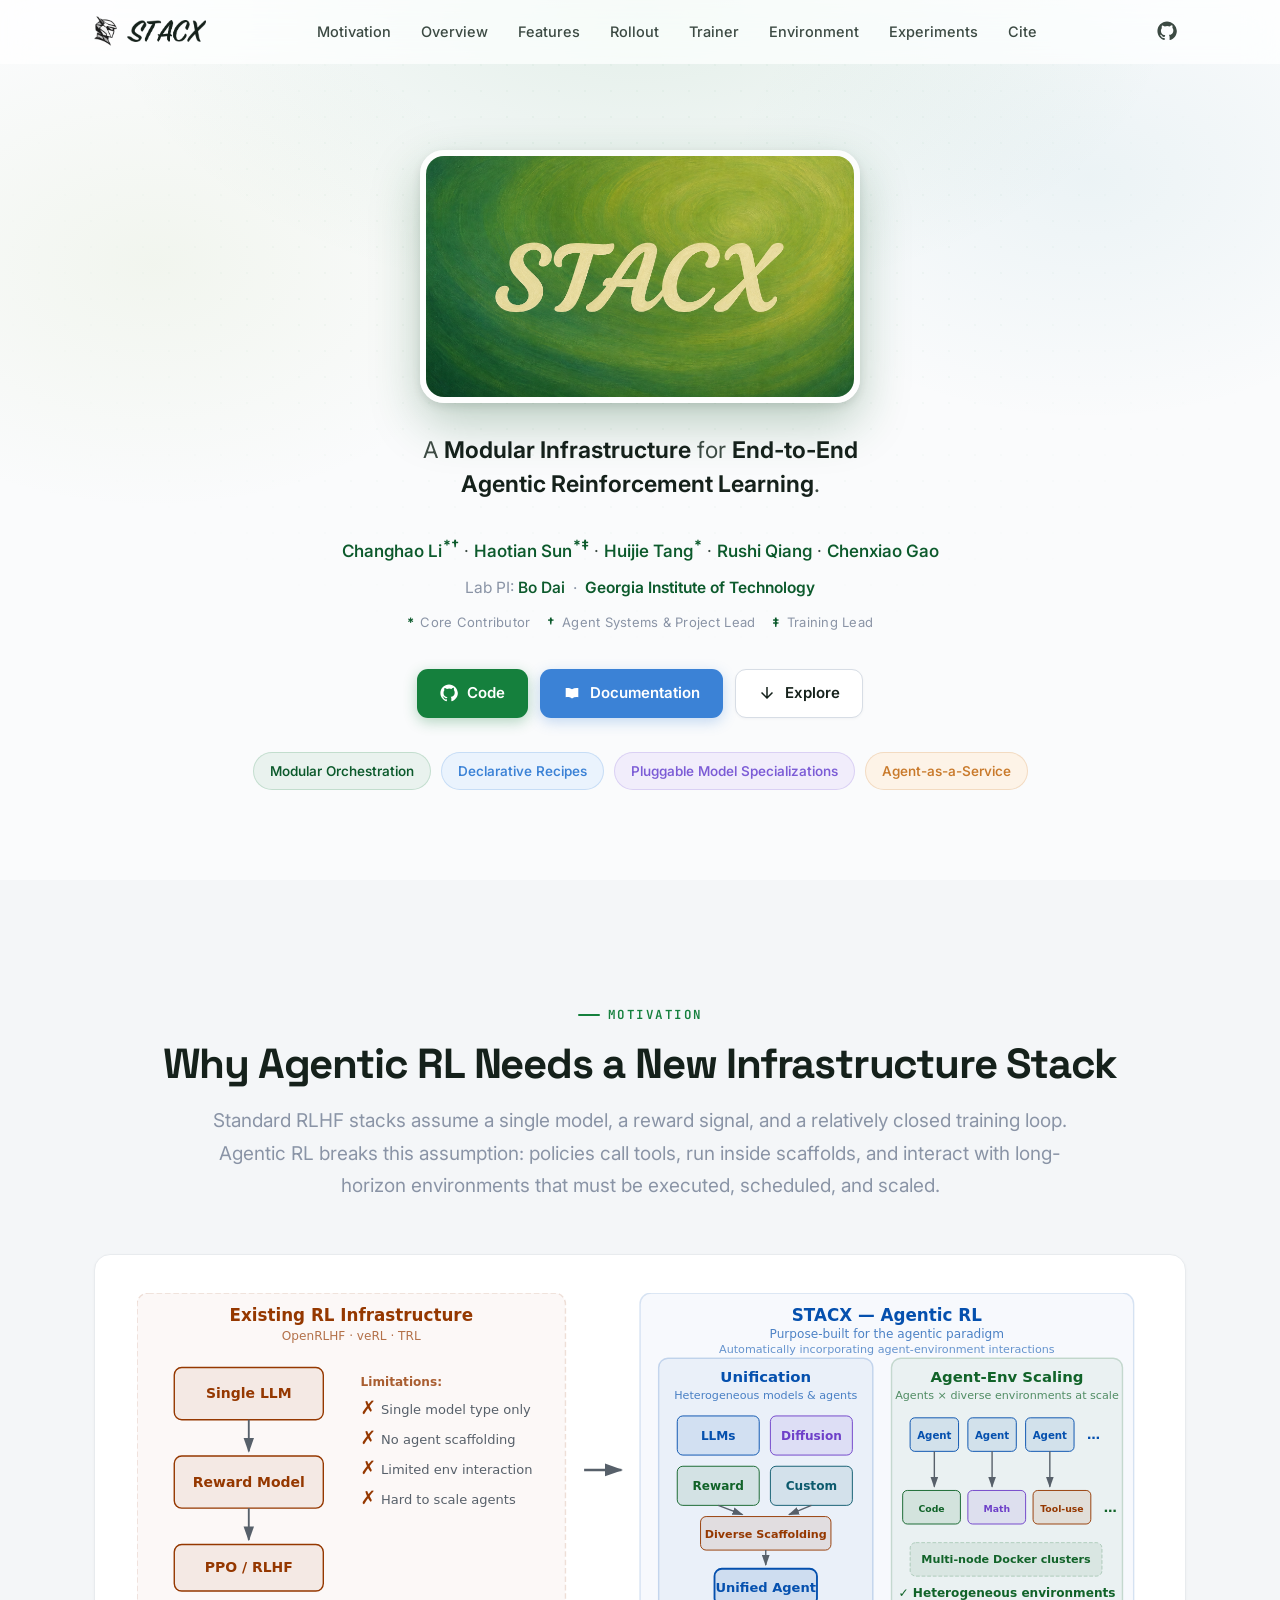
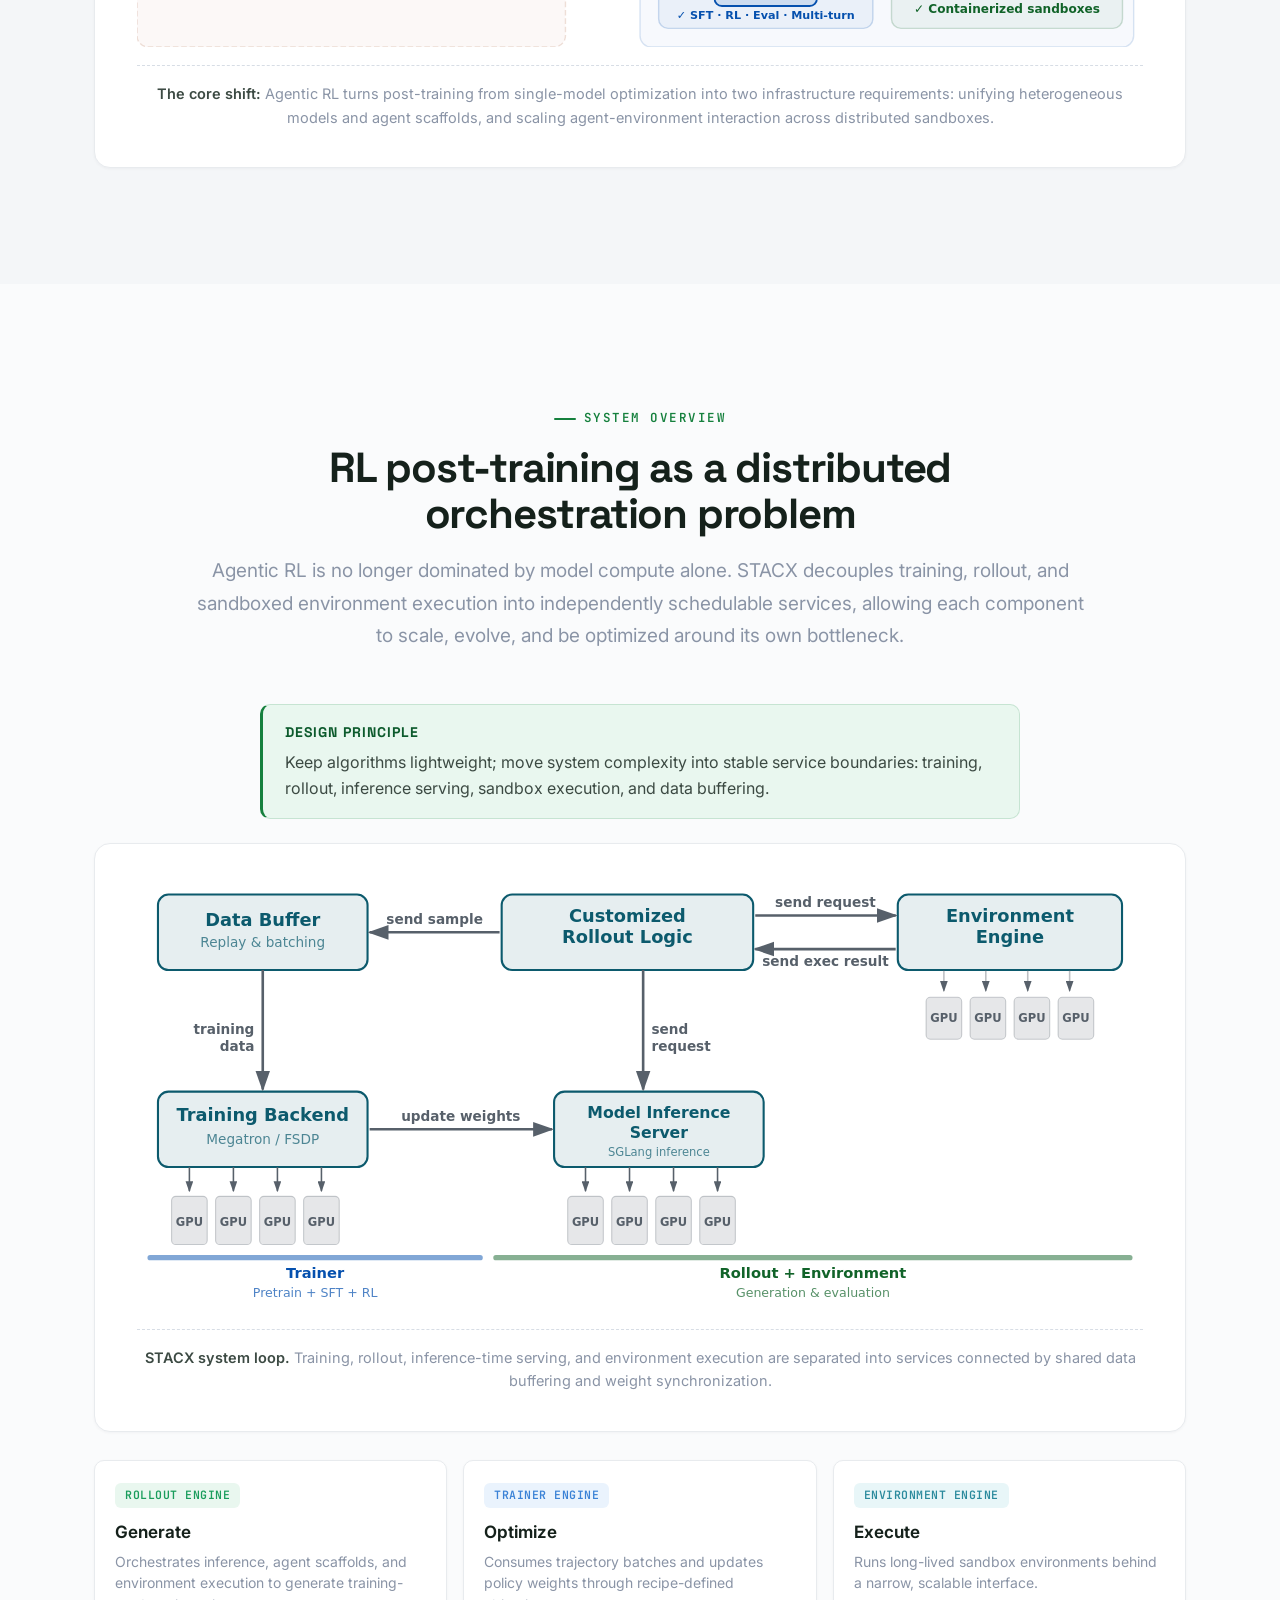
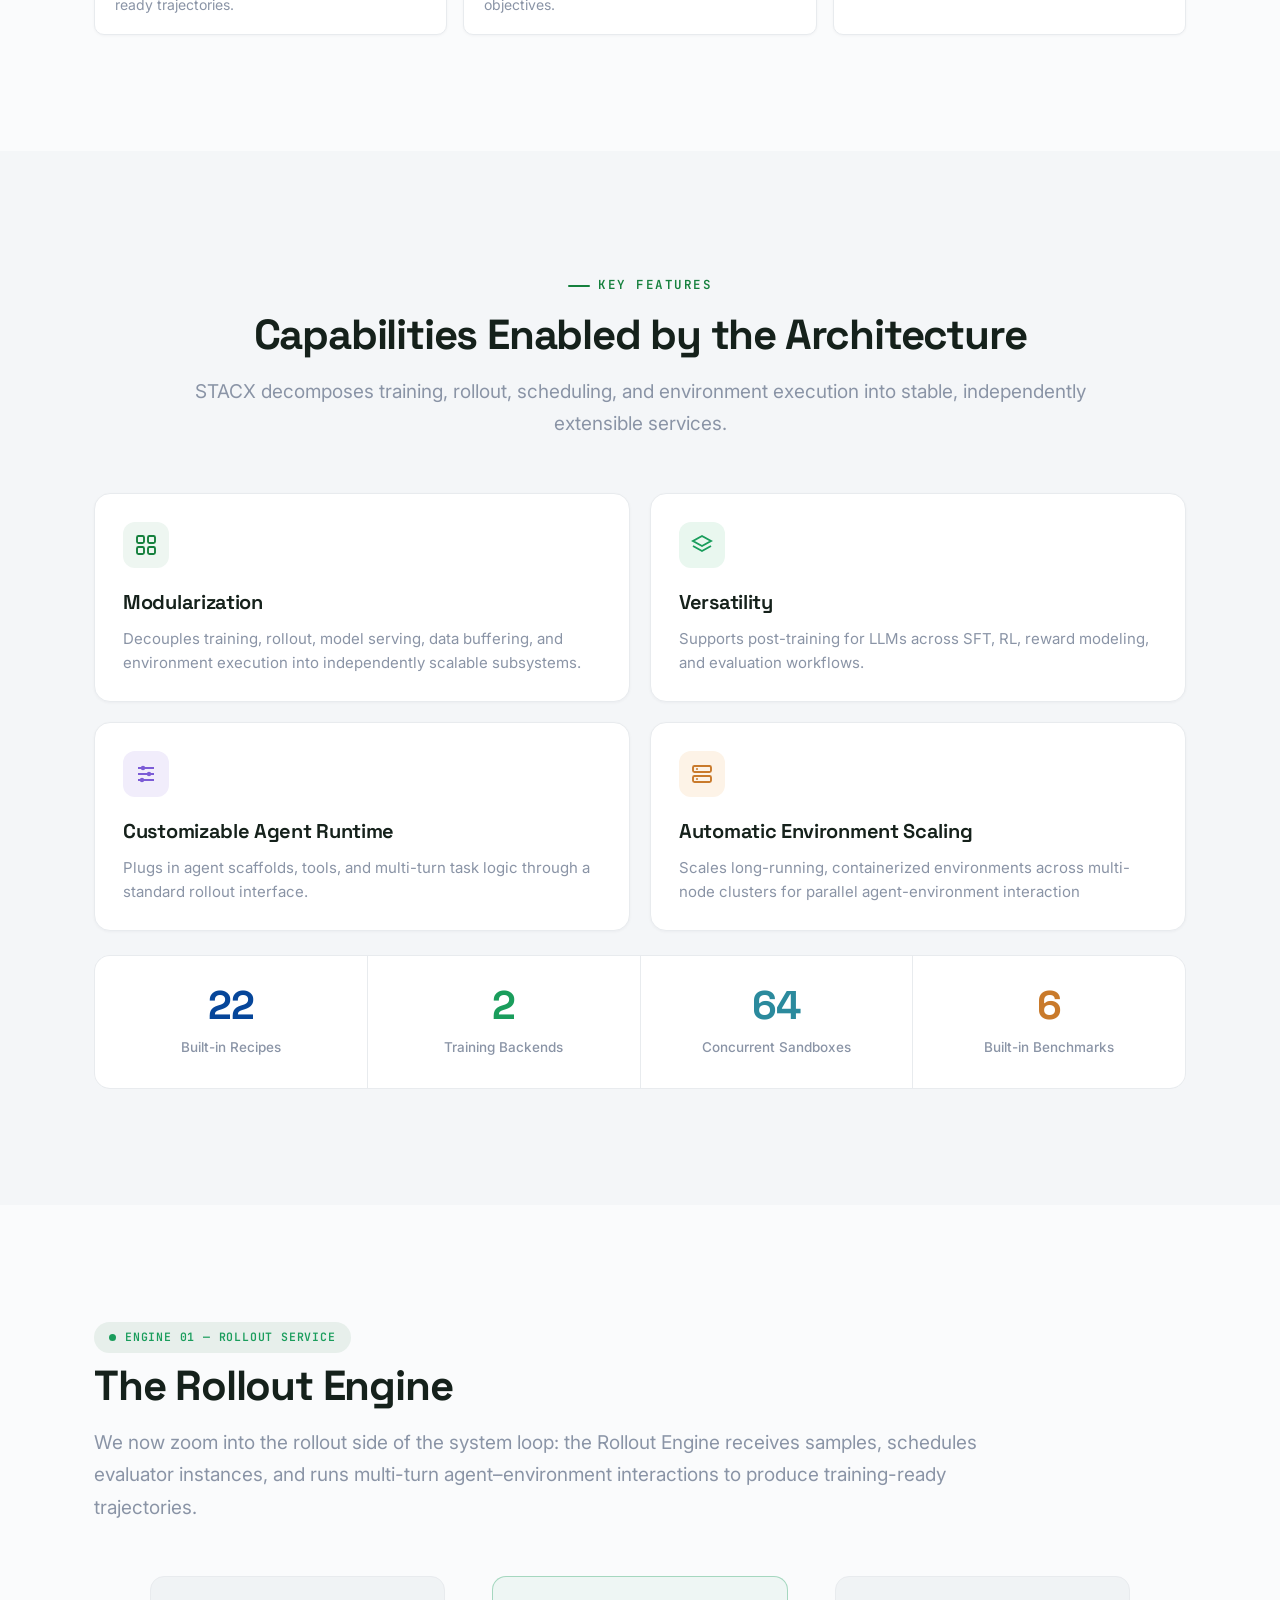
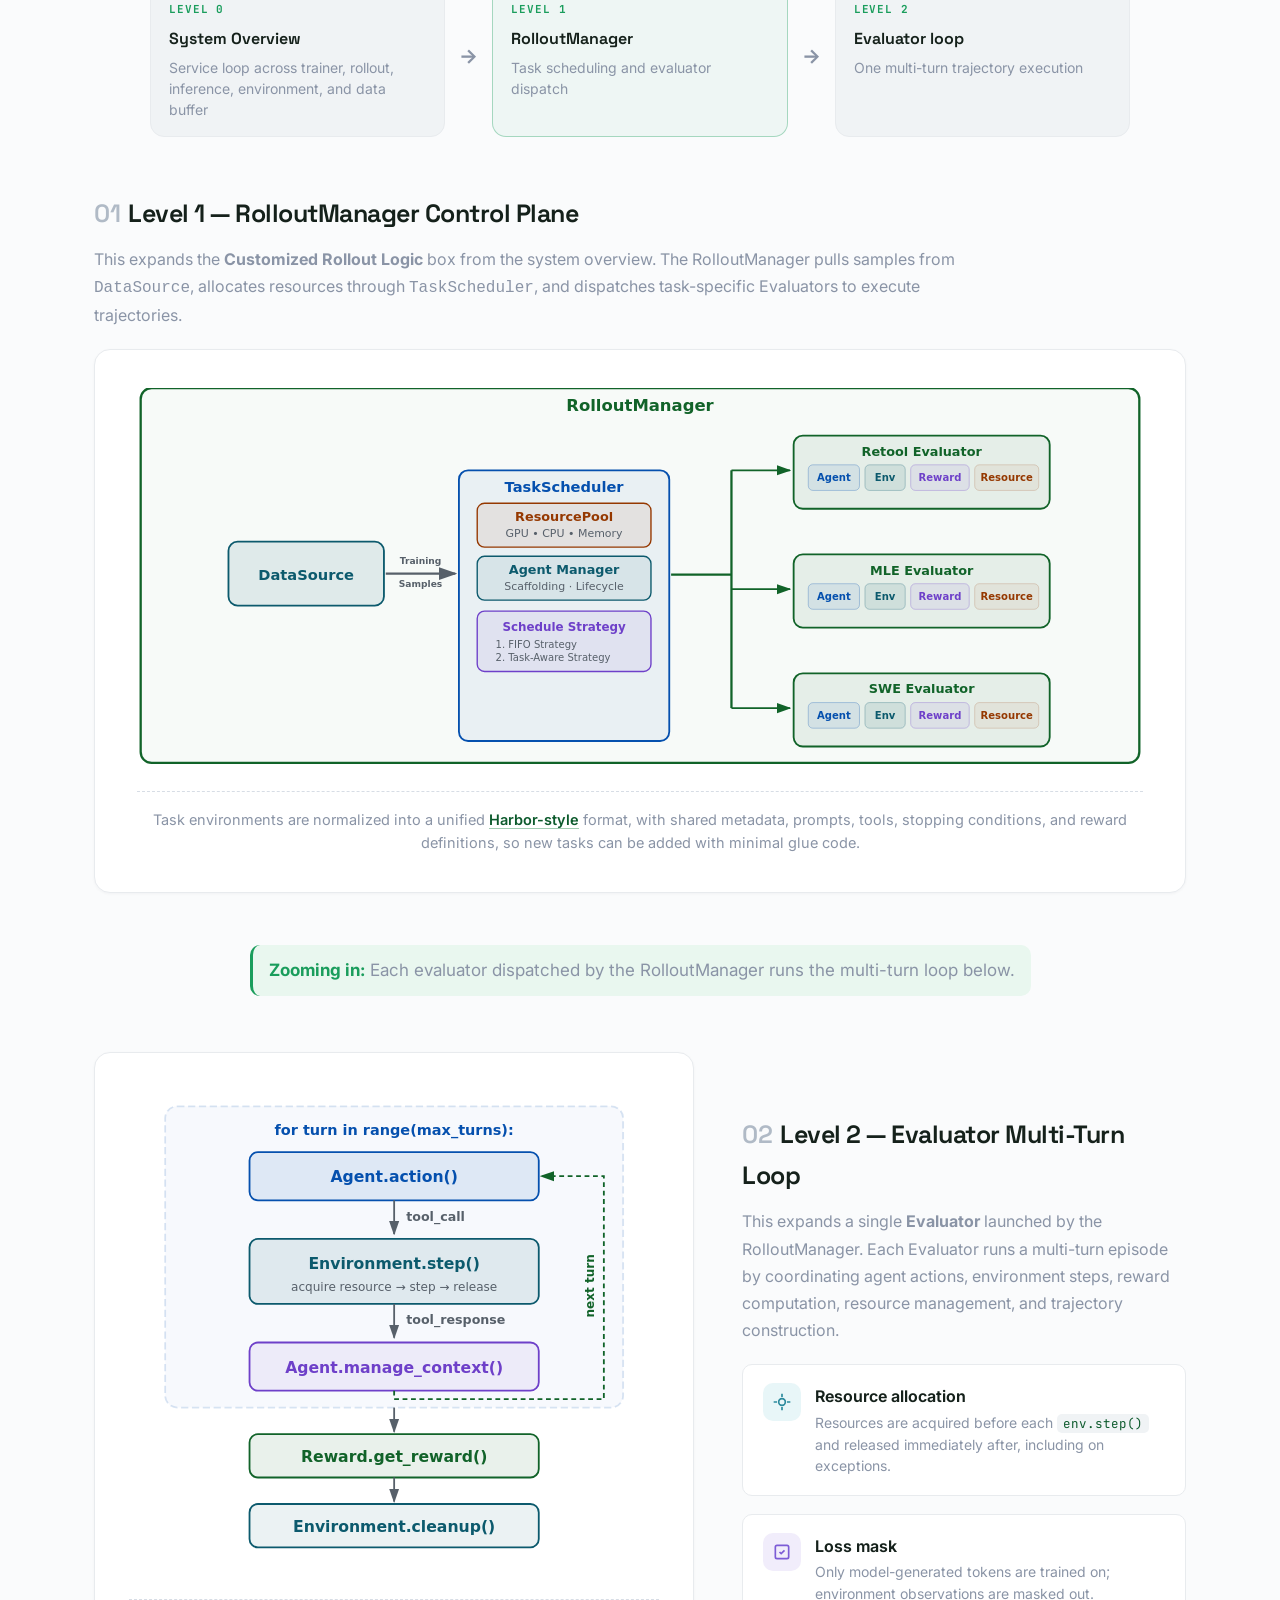
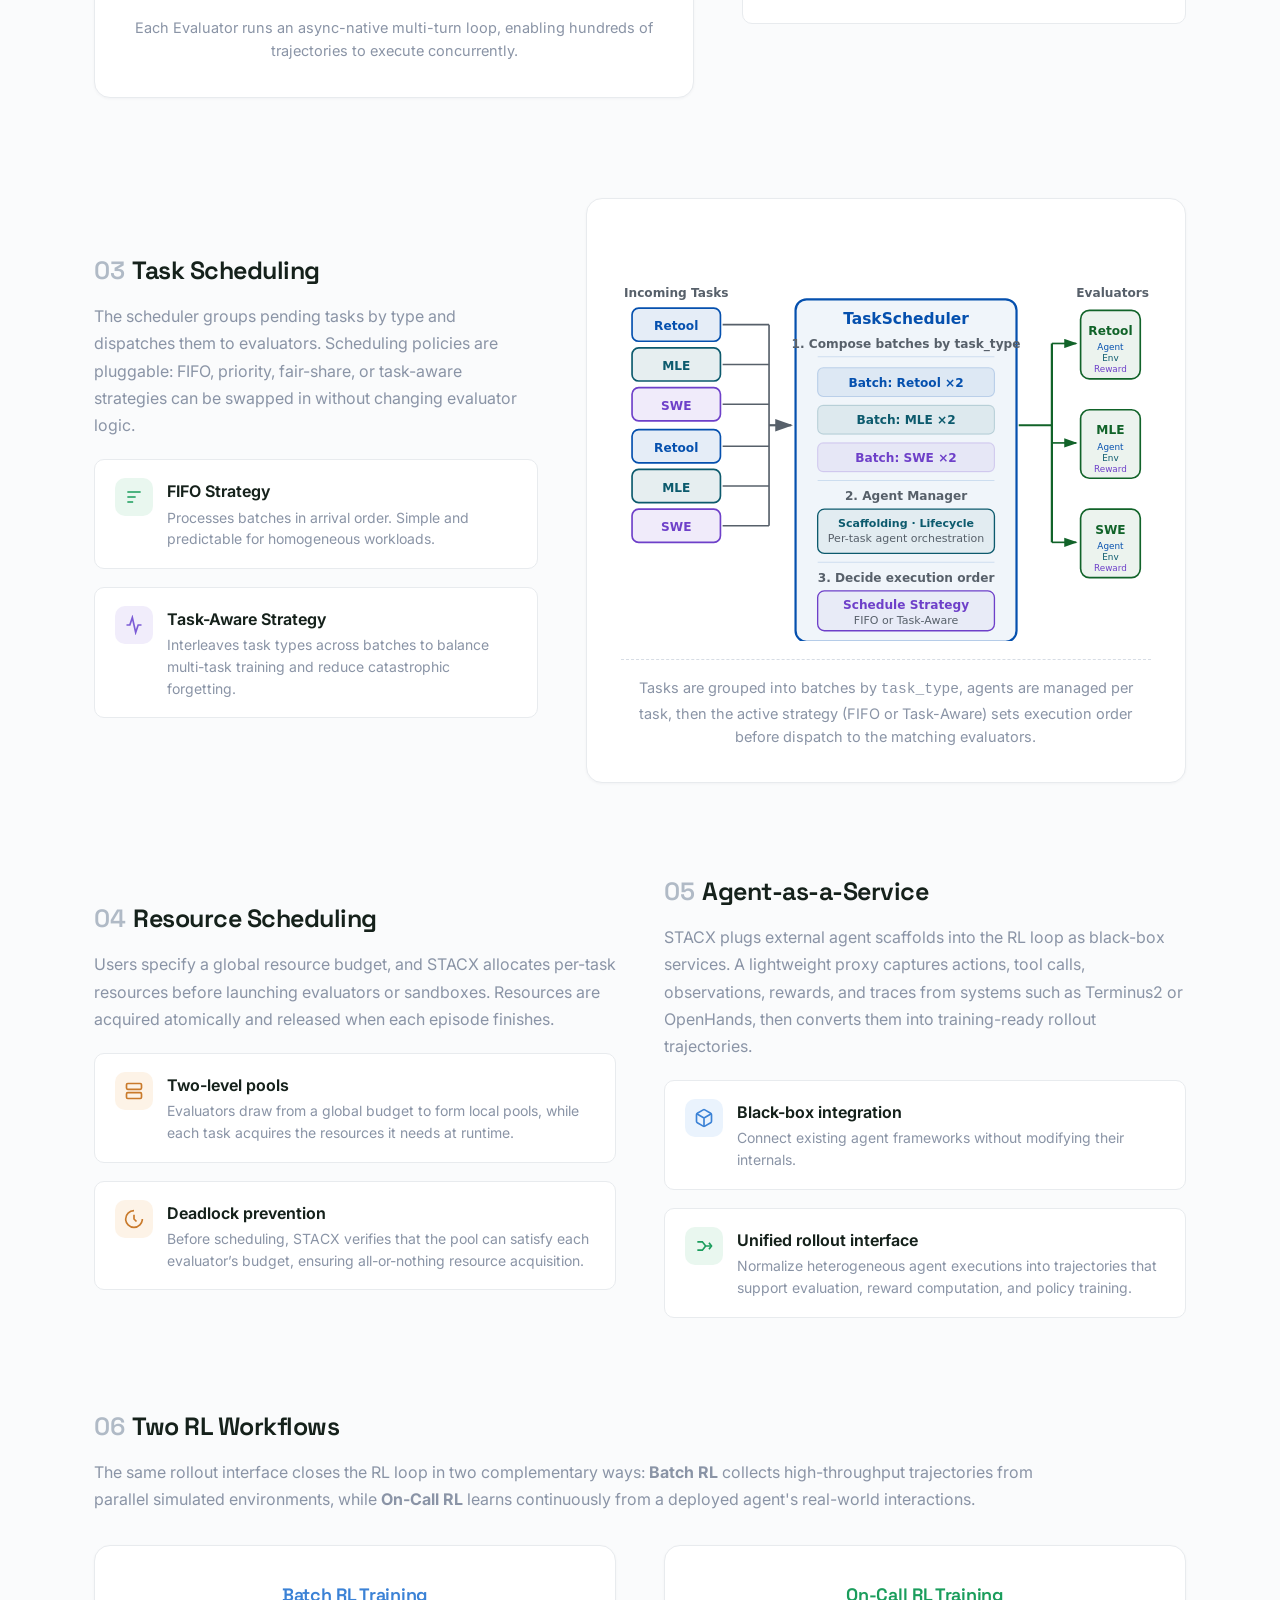
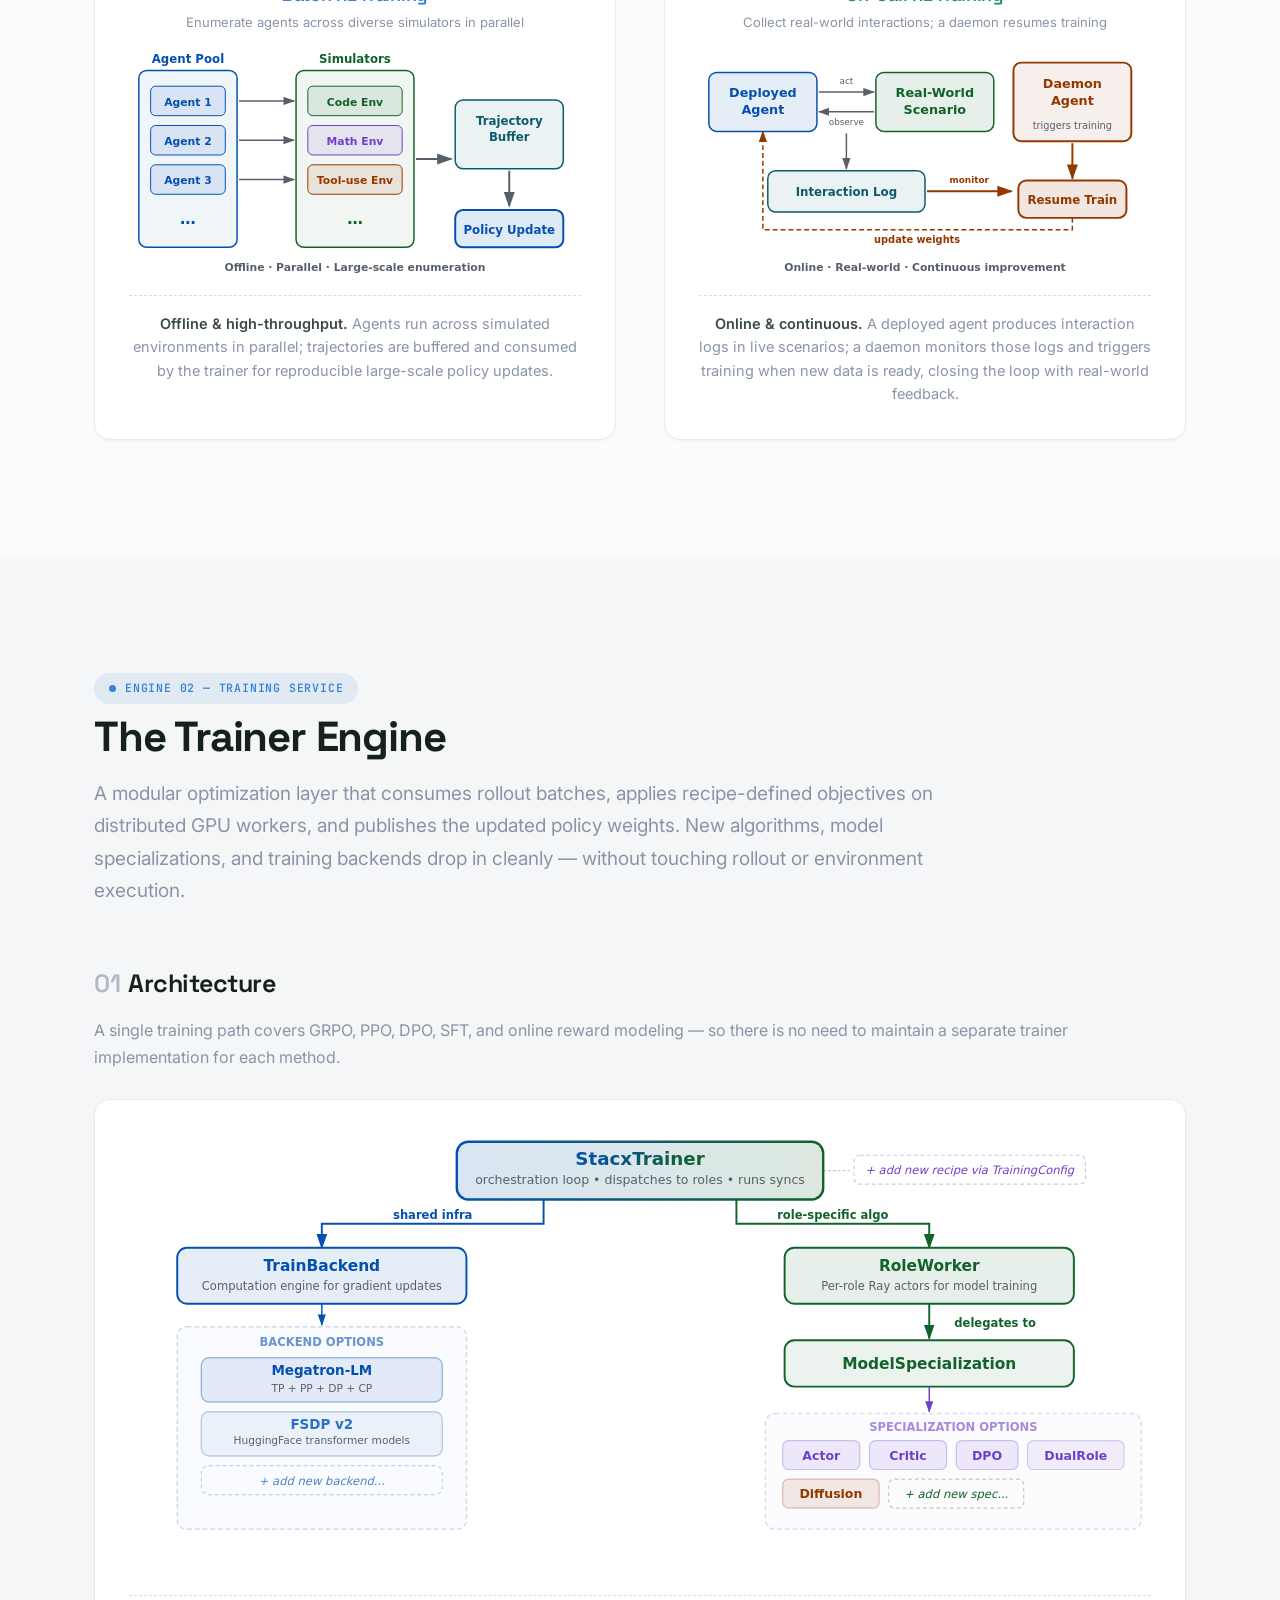
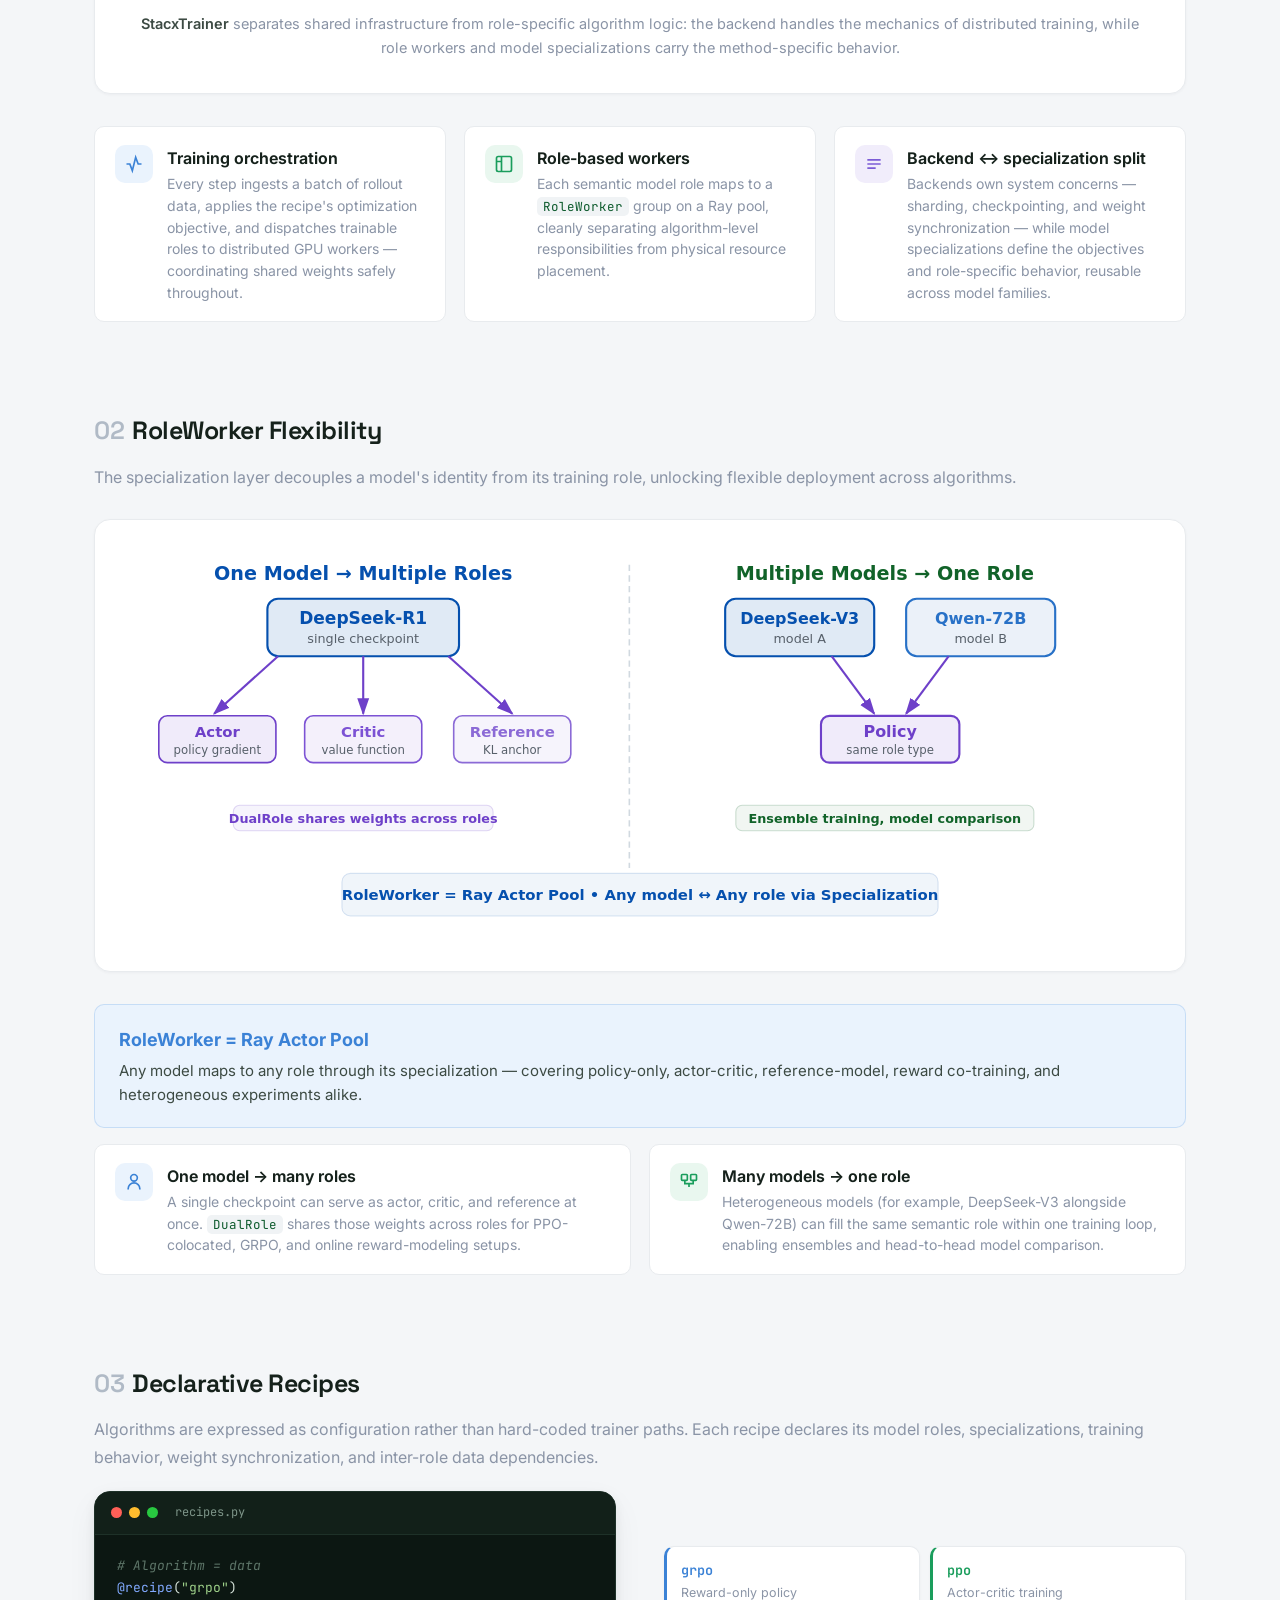
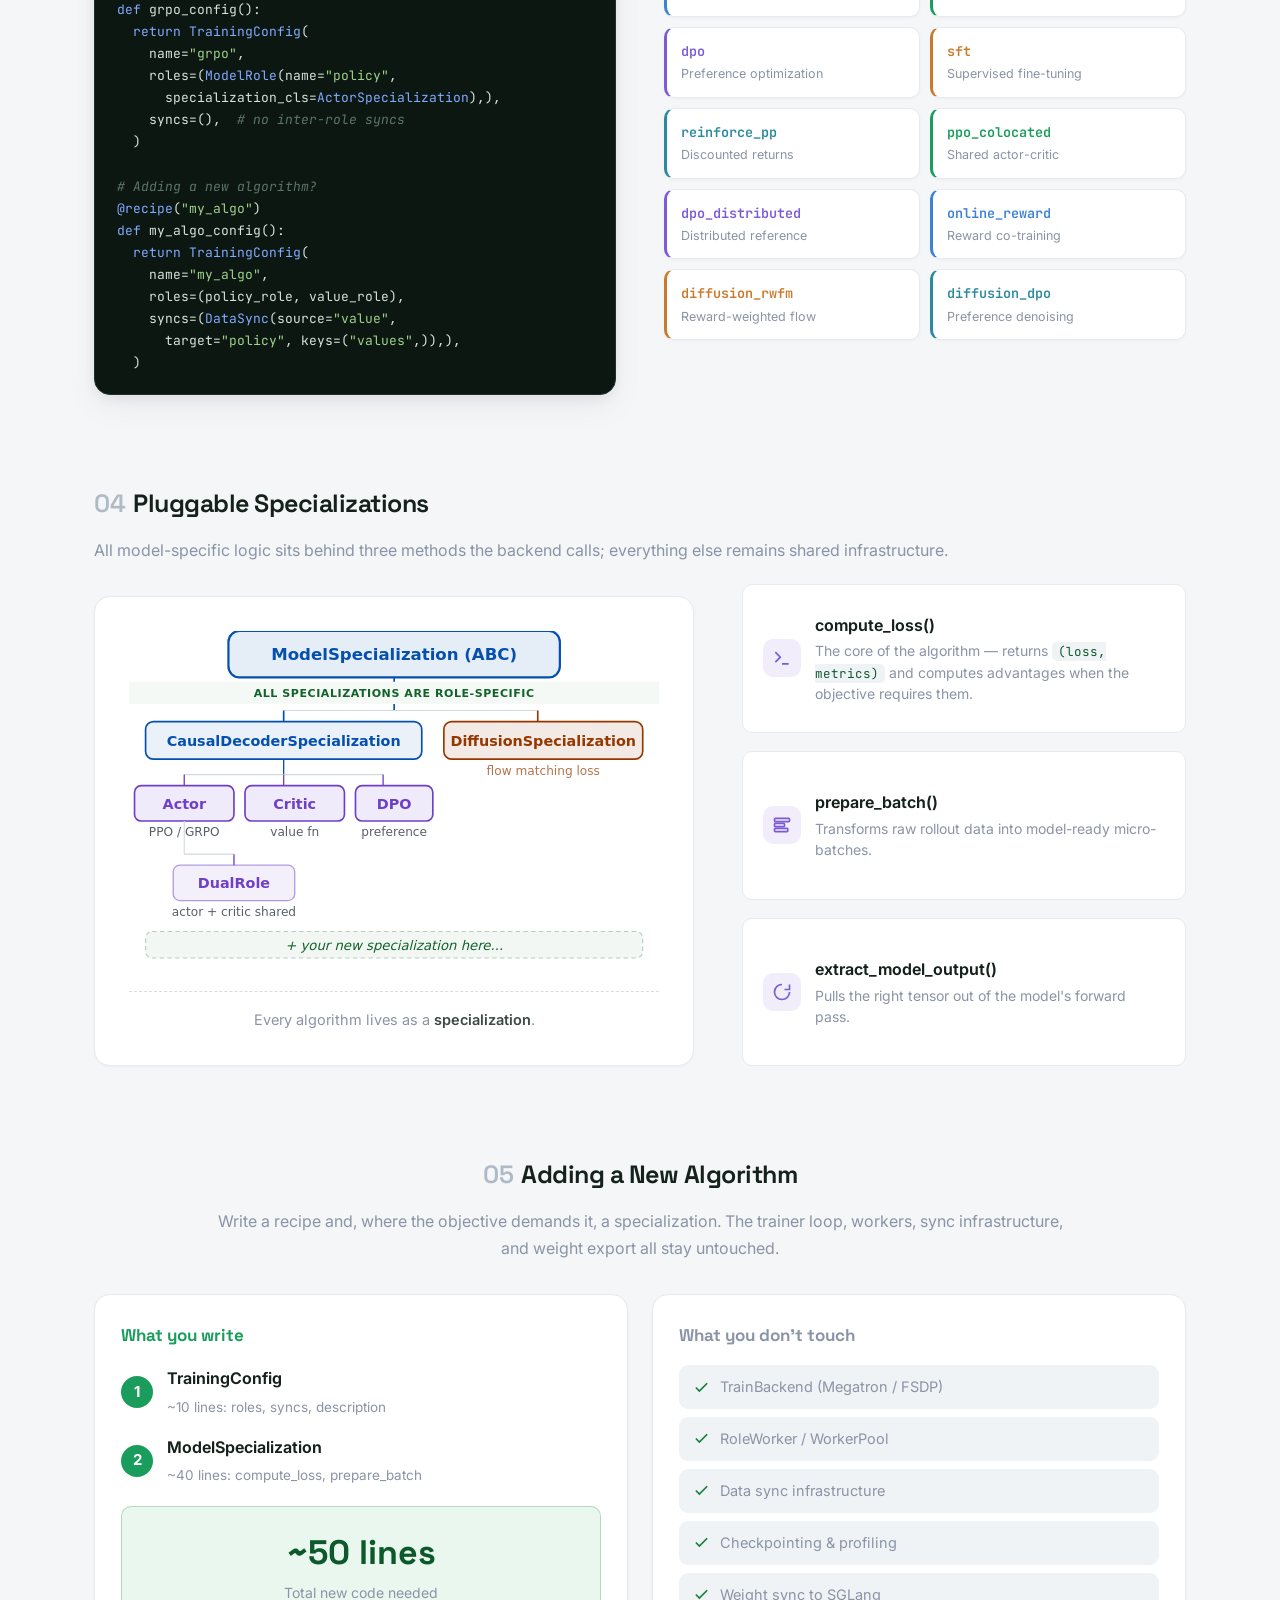
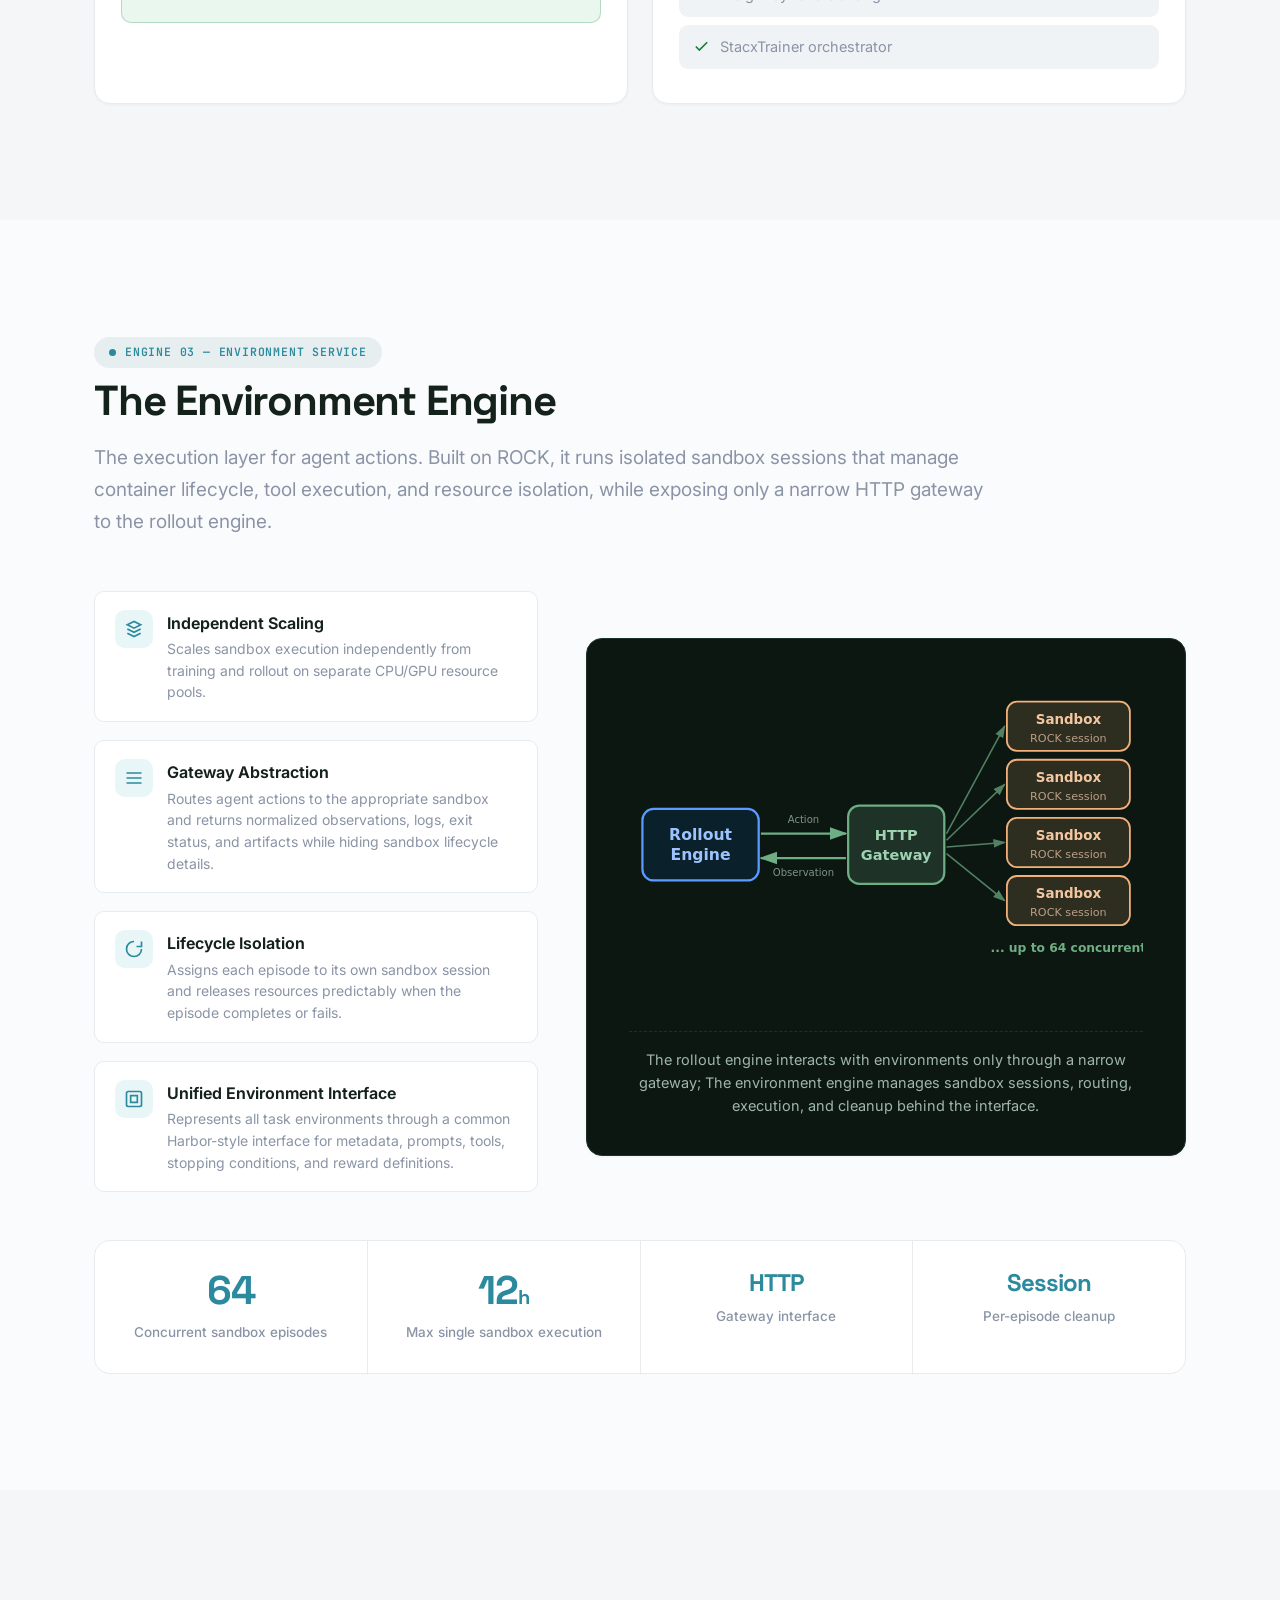
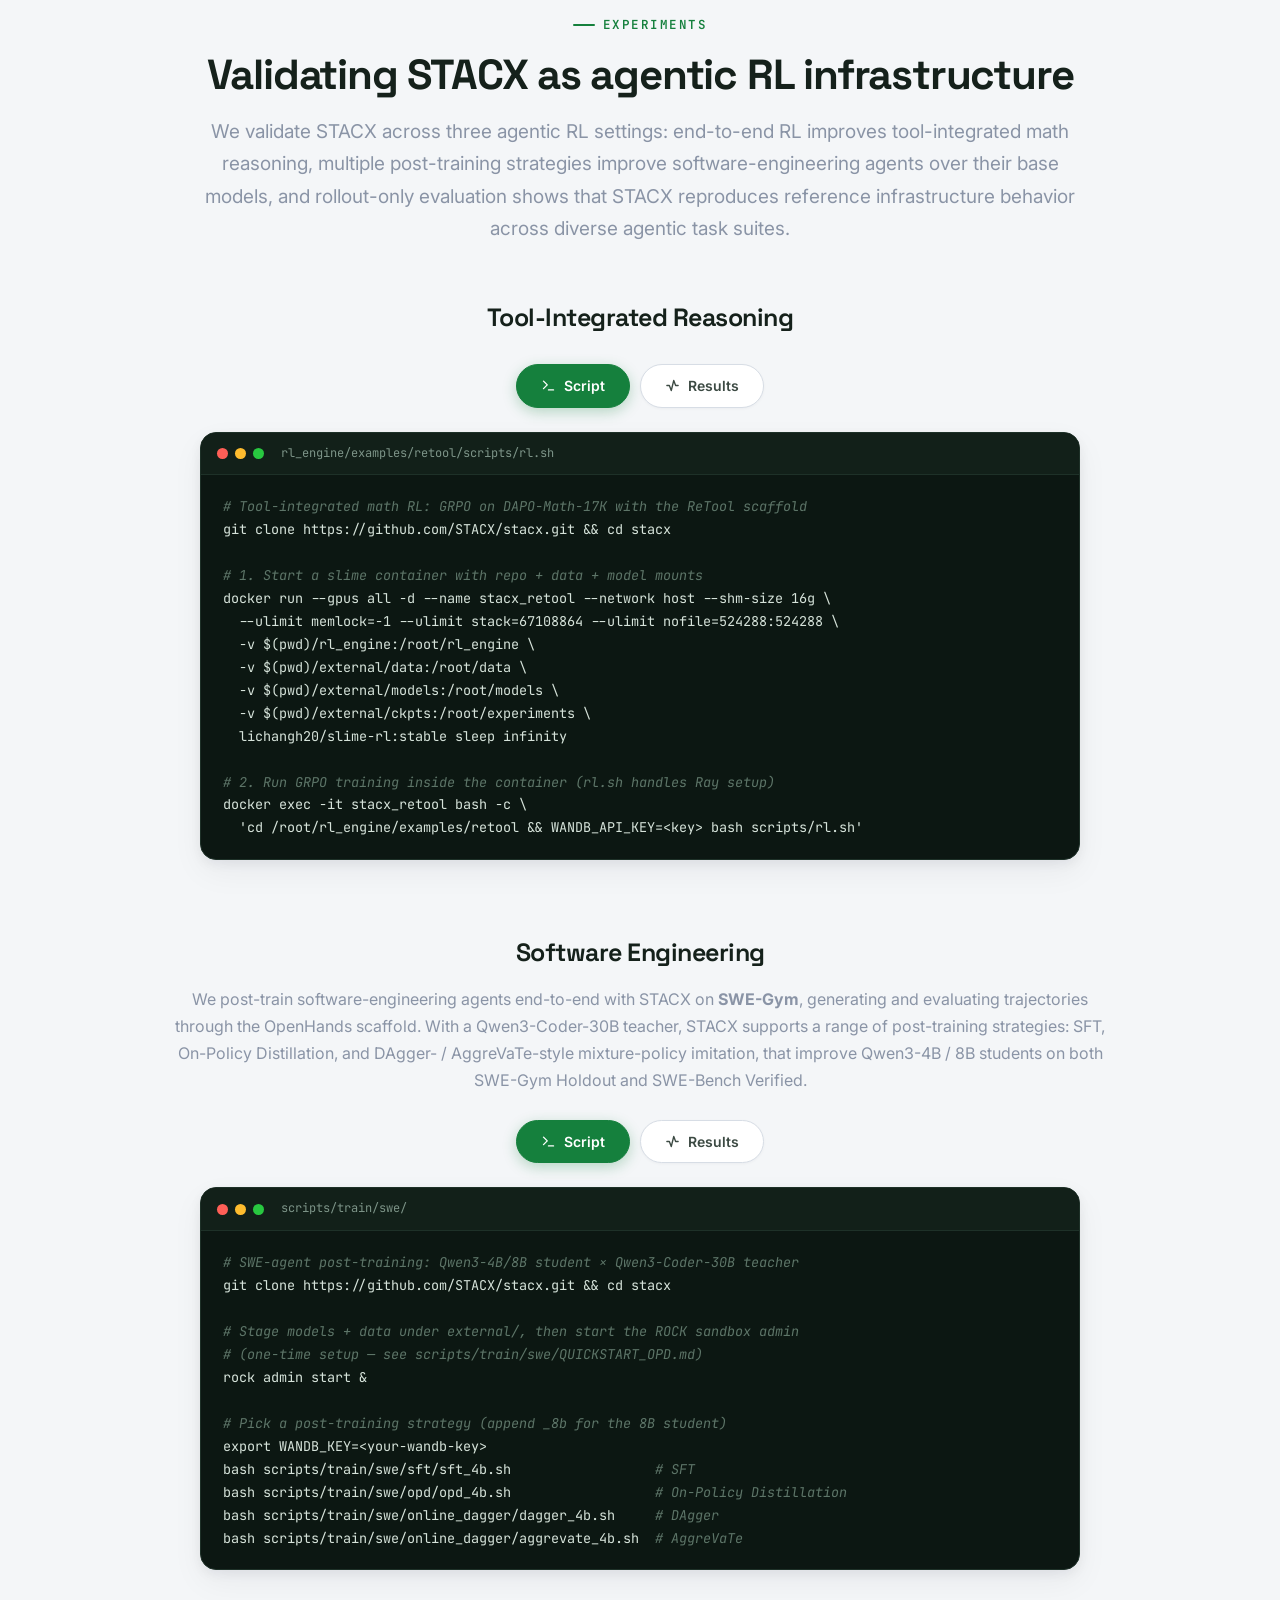
<file: index.html>
<!DOCTYPE html>
<html lang="en">
<head>
  <meta charset="utf-8">
  <title>STACX</title>
  <meta http-equiv="refresh" content="0; url=web/">
  <link rel="canonical" href="https://stacx.github.io/web/">
  <script>location.replace("web/" + location.search + location.hash);</script>
</head>
<body>
  <p>Redirecting to the <a href="web/">STACX project page</a>&hellip;
     (or jump to the <a href="docs/">documentation</a>)</p>
</body>
</html>
</file>
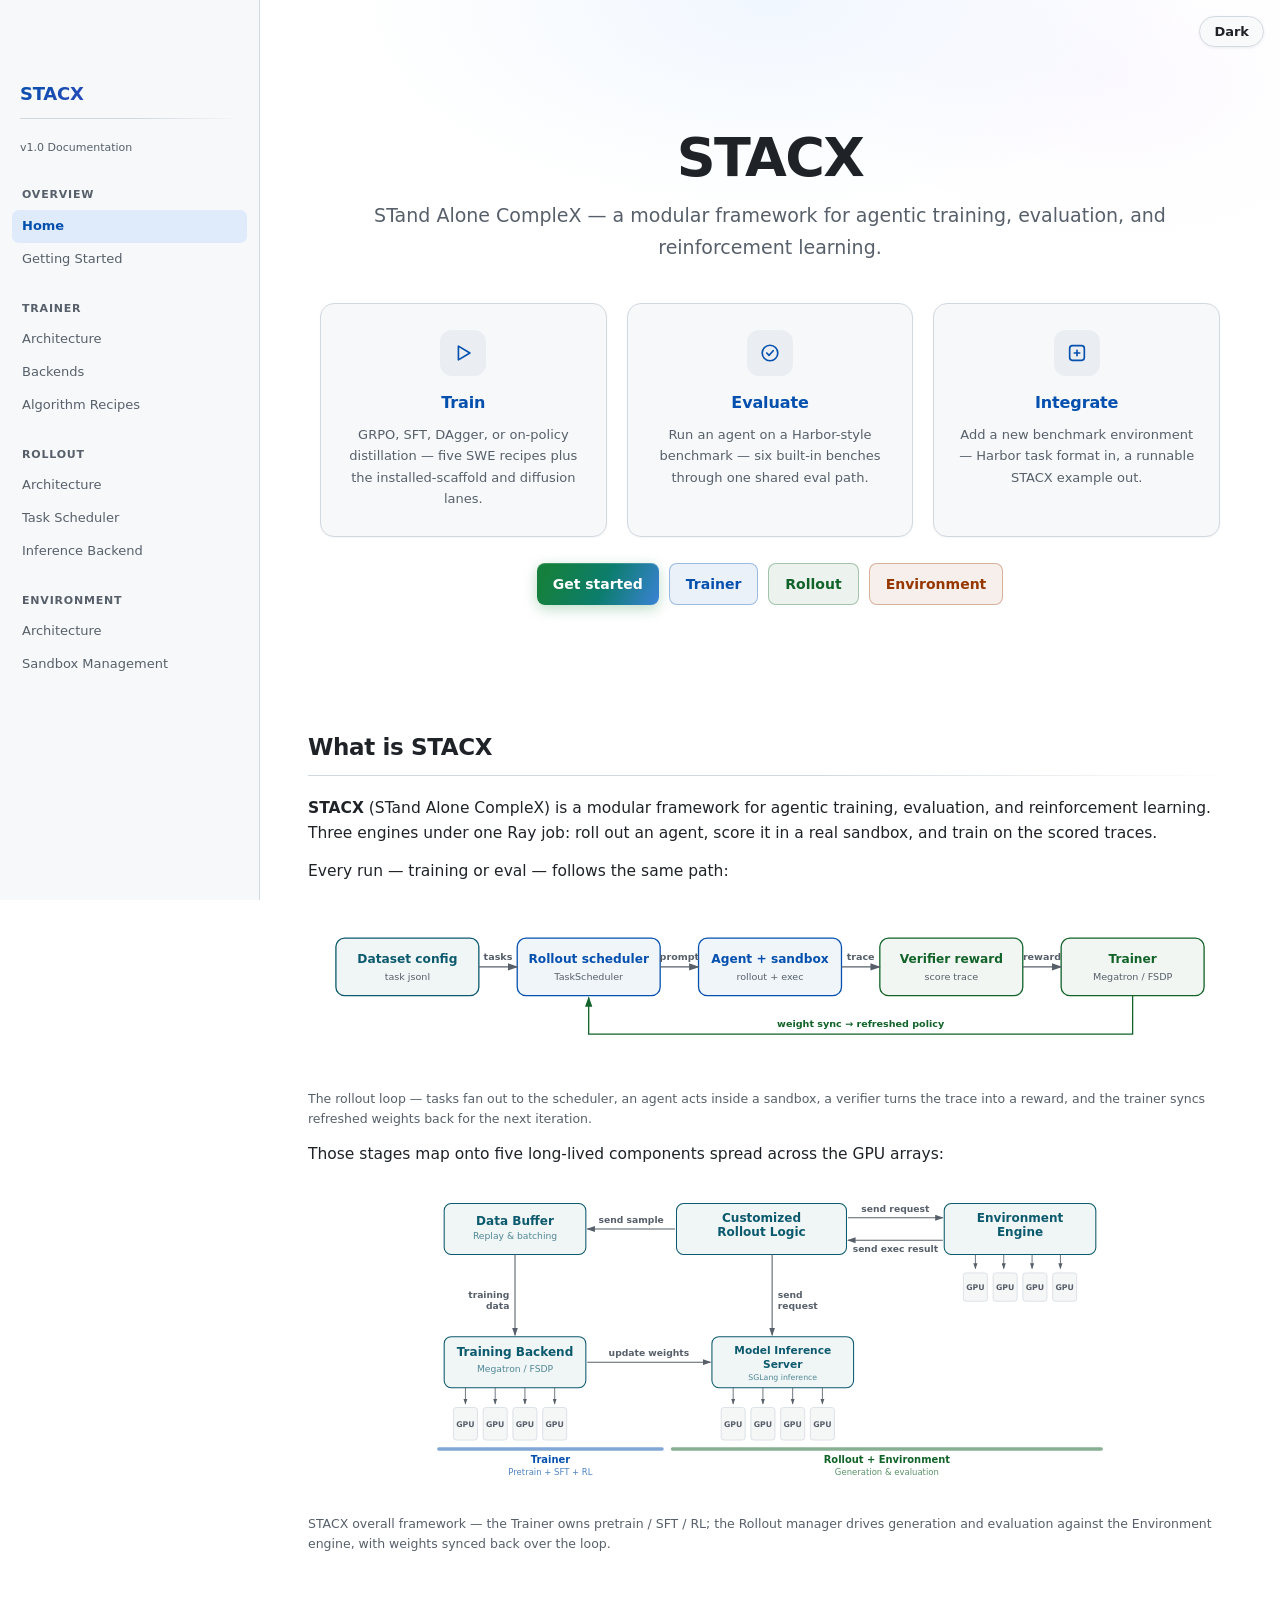
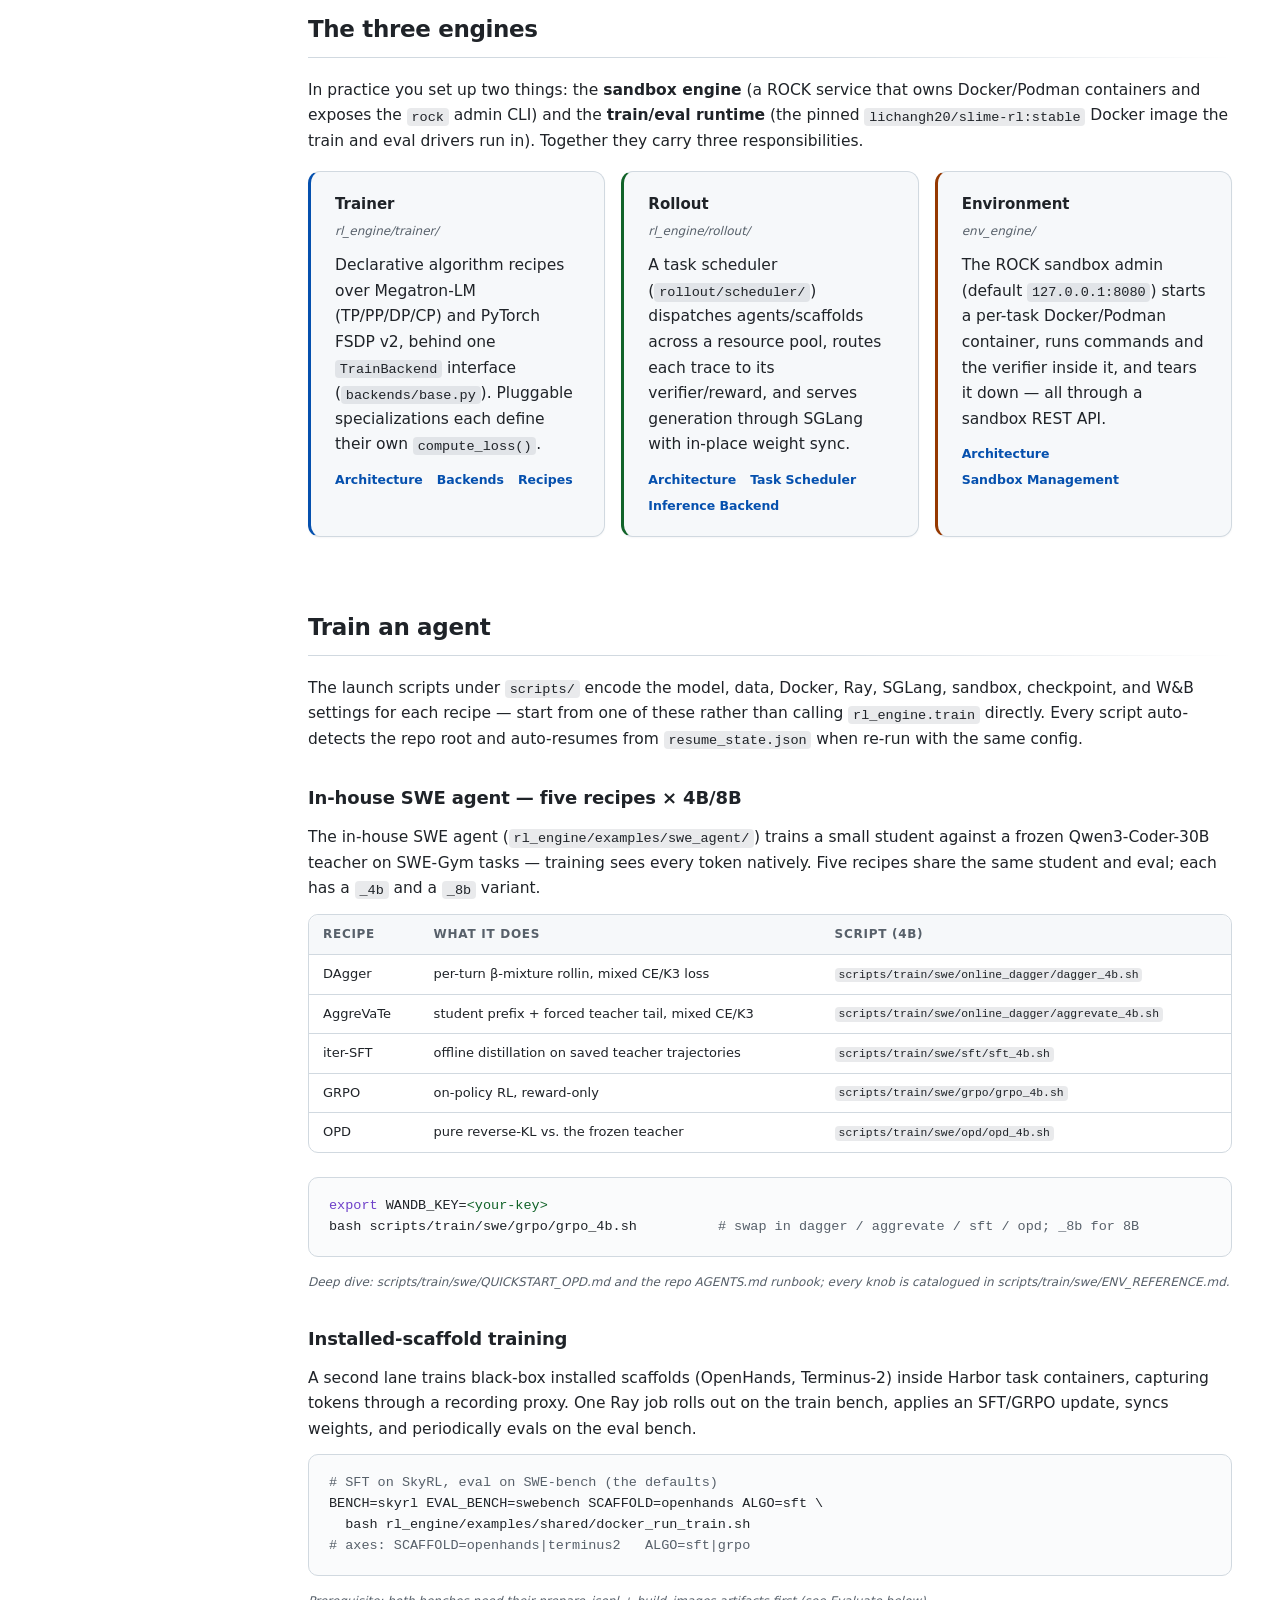
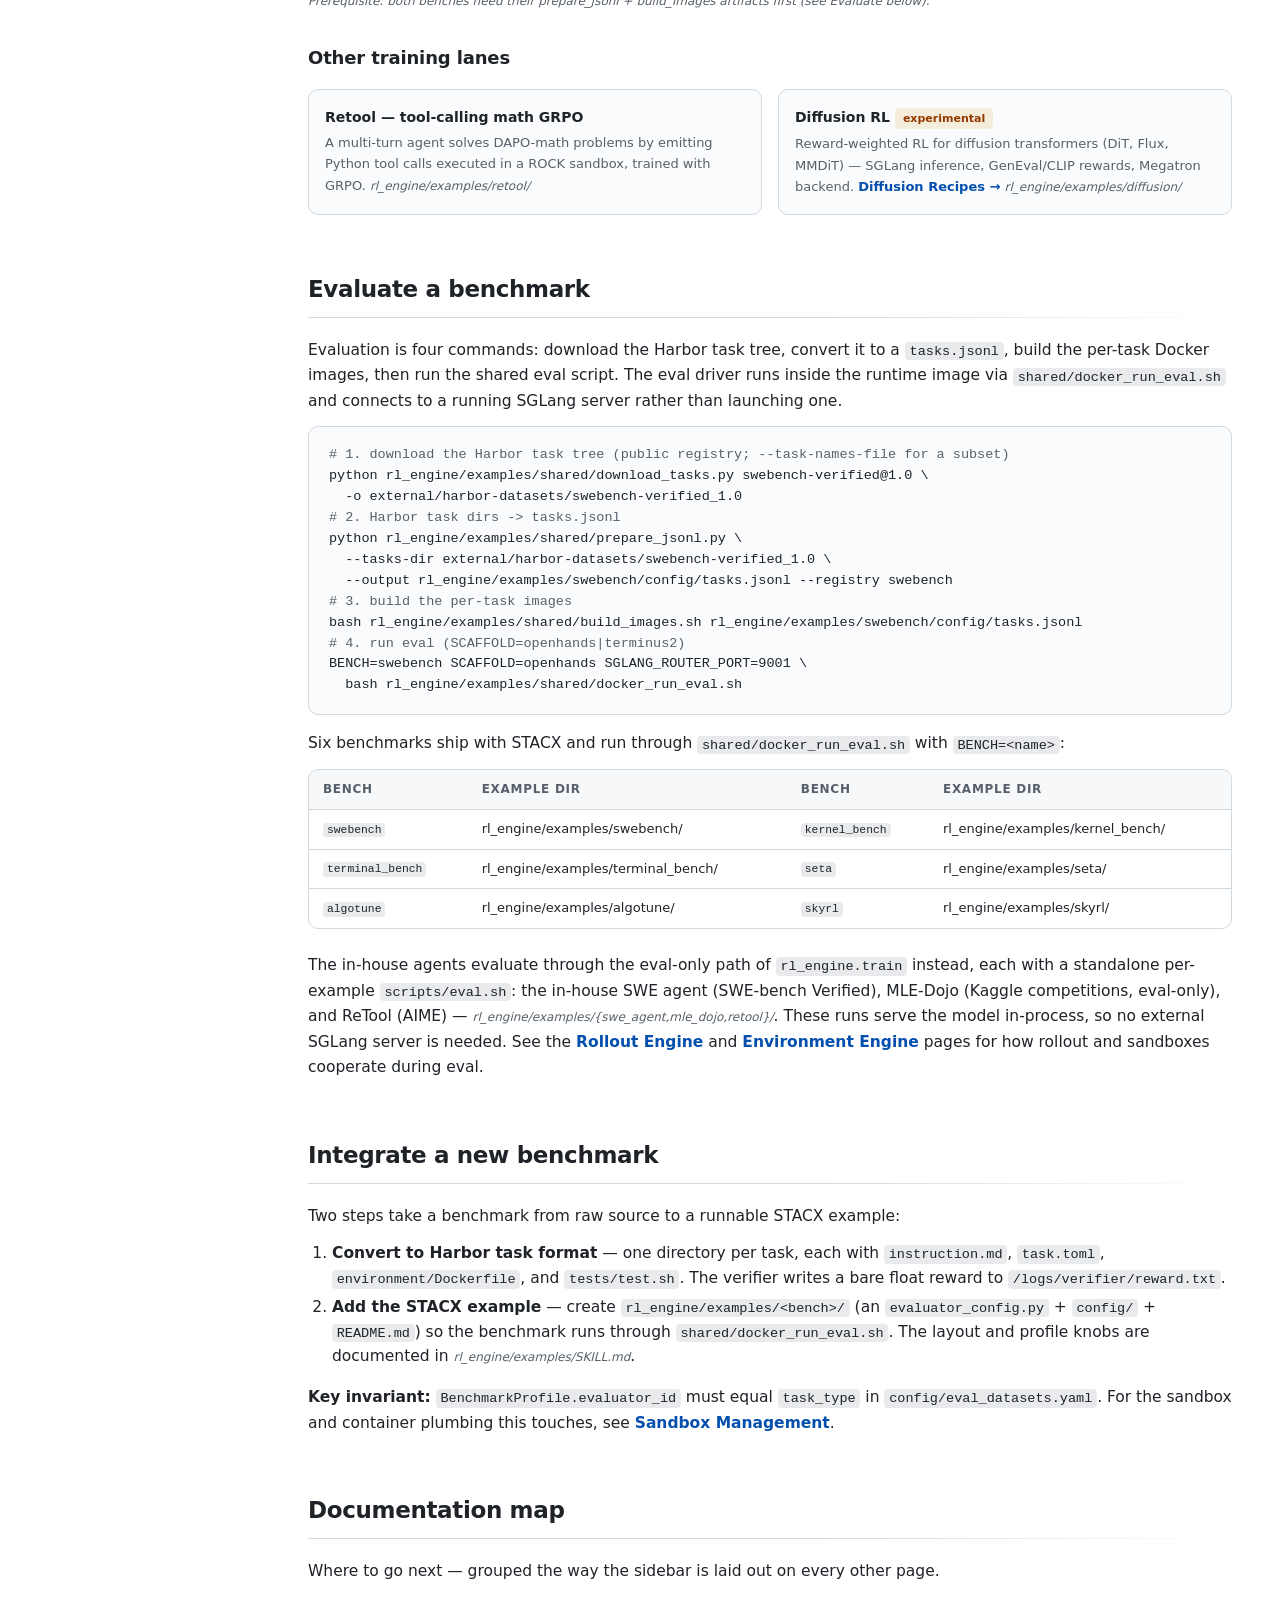
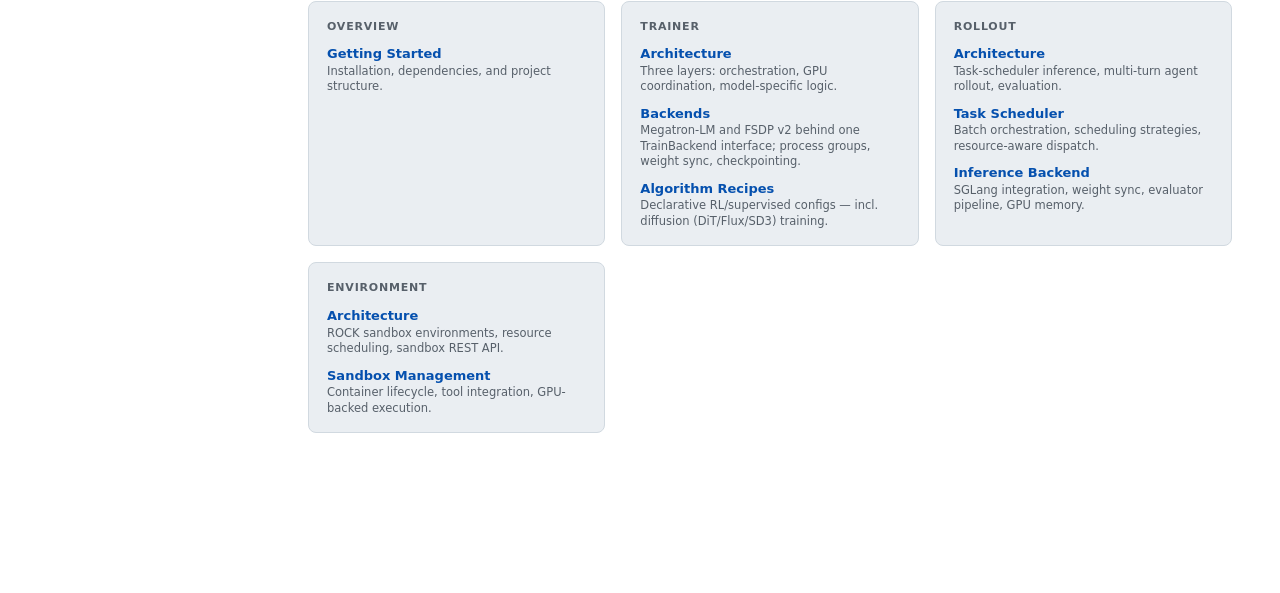
<file: docs/index.html>
<!DOCTYPE html>
<html lang="en">
<head>
<meta charset="UTF-8">
<meta name="viewport" content="width=device-width, initial-scale=1.0">
<title>STACX Documentation</title>
<style>
/* STACX Documentation — Shared Stylesheet
   Dark theme */

:root {
  --bg: #ffffff;
  --surface: #f6f8fa;
  --surface2: #eaeef2;
  --border: #d1d9e0;
  --text: #1f2328;
  --text-dim: #57606a;
  --accent-blue: #0550ae;
  --accent-green: #116329;
  --accent-orange: #953800;
  --accent-purple: #6e40c9;
  --accent-red: #cf222e;
  --accent-cyan: #0c5a6d;
  --nav-width: 260px;
}

[data-theme="dark"] {
  --bg: #0d1117;
  --surface: #161b22;
  --surface2: #1c2128;
  --border: #30363d;
  --text: #e6edf3;
  --text-dim: #8b949e;
  --accent-blue: #58a6ff;
  --accent-green: #3fb950;
  --accent-orange: #d29922;
  --accent-purple: #bc8cff;
  --accent-red: #f85149;
  --accent-cyan: #56d4dd;
}

* { margin: 0; padding: 0; box-sizing: border-box; }

body {
  background: var(--bg);
  color: var(--text);
  font-family: -apple-system, BlinkMacSystemFont, 'SF Pro Display', 'Segoe UI', system-ui, sans-serif;
  line-height: 1.6;
}

/* ── Navigation Sidebar ────────────────────────────────── */

.nav-sidebar {
  position: fixed;
  top: 0; left: 0;
  width: var(--nav-width);
  height: 100vh;
  background: var(--surface);
  border-right: 1px solid var(--border);
  padding: 24px 0;
  overflow-y: auto;
  z-index: 100;
}

.nav-logo {
  padding: 0 20px;
  margin-bottom: 24px;
}

.nav-logo h2 {
  font-size: 18px;
  font-weight: 700;
  background: linear-gradient(135deg, var(--accent-blue), var(--accent-purple));
  -webkit-background-clip: text;
  -webkit-text-fill-color: transparent;
  background-clip: text;
}

.nav-logo .version {
  font-size: 11px;
  color: var(--text-dim);
  margin-top: 2px;
}

.nav-section {
  padding: 0 12px;
  margin-bottom: 8px;
}

.nav-section-title {
  font-size: 11px;
  font-weight: 600;
  text-transform: uppercase;
  letter-spacing: 0.8px;
  color: var(--text-dim);
  padding: 8px 8px 4px 8px;
}

.nav-link {
  display: block;
  padding: 6px 12px;
  border-radius: 6px;
  color: var(--text-dim);
  text-decoration: none;
  font-size: 13px;
  transition: all 0.15s;
}

.nav-link:hover {
  background: var(--surface2);
  color: var(--text);
}

.nav-link.active {
  background: rgba(56, 139, 253, 0.12);
  color: var(--accent-blue);
  font-weight: 500;
}

.nav-link .placeholder-tag {
  font-size: 9px;
  padding: 1px 5px;
  border-radius: 3px;
  background: rgba(139, 148, 158, 0.15);
  color: var(--text-dim);
  margin-left: 6px;
  vertical-align: middle;
}

/* ── Main Content ──────────────────────────────────────── */

.main-content {
  margin-left: var(--nav-width);
  padding: 48px 48px 80px 48px;
  max-width: 960px;
}

h1 {
  font-size: 32px;
  font-weight: 700;
  margin-bottom: 8px;
  background: linear-gradient(135deg, var(--accent-blue), var(--accent-purple));
  -webkit-background-clip: text;
  -webkit-text-fill-color: transparent;
  background-clip: text;
}

.page-subtitle {
  color: var(--text-dim);
  font-size: 15px;
  margin-bottom: 40px;
}

h2 {
  font-size: 22px;
  font-weight: 600;
  margin: 48px 0 16px 0;
  padding-bottom: 8px;
  border-bottom: 1px solid var(--border);
  display: flex;
  align-items: center;
  gap: 10px;
}

h2 .num {
  display: inline-flex;
  align-items: center;
  justify-content: center;
  width: 28px;
  height: 28px;
  border-radius: 50%;
  background: var(--accent-blue);
  color: var(--bg);
  font-size: 14px;
  font-weight: 700;
  flex-shrink: 0;
}

h3 {
  font-size: 17px;
  font-weight: 600;
  margin: 28px 0 10px 0;
  color: var(--accent-blue);
}

h4 {
  font-size: 14px;
  font-weight: 600;
  margin: 16px 0 6px 0;
  color: var(--accent-green);
}

p { margin-bottom: 12px; font-size: 14px; }

ul, ol {
  margin: 8px 0 16px 24px;
  font-size: 14px;
}

li { margin-bottom: 4px; }

/* ── Cards ─────────────────────────────────────────────── */

.card {
  background: var(--surface);
  border: 1px solid var(--border);
  border-radius: 10px;
  padding: 20px 24px;
  margin-bottom: 16px;
}

.card.blue   { border-left: 3px solid var(--accent-blue); }
.card.green  { border-left: 3px solid var(--accent-green); }
.card.orange { border-left: 3px solid var(--accent-orange); }
.card.purple { border-left: 3px solid var(--accent-purple); }
.card.red    { border-left: 3px solid var(--accent-red); }
.card.cyan   { border-left: 3px solid var(--accent-cyan); }

.card h4 { margin-top: 0; }
.card p:last-child { margin-bottom: 0; }

/* ── Callout Grid ──────────────────────────────────────── */

.callout-grid {
  display: grid;
  grid-template-columns: repeat(auto-fit, minmax(260px, 1fr));
  gap: 16px;
  margin: 16px 0 24px 0;
}

.callout {
  background: var(--surface2);
  border: 1px solid var(--border);
  border-radius: 8px;
  padding: 16px;
}

.callout h4 {
  font-size: 14px;
  font-weight: 600;
  margin: 0 0 4px 0;
}

.callout p {
  font-size: 13px;
  color: var(--text-dim);
  margin: 0;
}

/* ── Code ──────────────────────────────────────────────── */

code {
  font-family: 'SF Mono', 'Fira Code', 'Consolas', monospace;
  font-size: 12px;
  background: rgba(110, 118, 129, 0.15);
  padding: 2px 6px;
  border-radius: 4px;
}

pre {
  background: var(--surface2);
  border: 1px solid var(--border);
  border-radius: 8px;
  padding: 16px 20px;
  overflow-x: auto;
  font-family: 'SF Mono', 'Fira Code', 'Consolas', monospace;
  font-size: 12px;
  line-height: 1.6;
  margin: 10px 0 16px 0;
  color: var(--text);
}

pre code {
  background: none;
  padding: 0;
  font-size: inherit;
}

.code-ref {
  font-family: 'SF Mono', 'Fira Code', monospace;
  font-size: 12px;
  color: var(--accent-orange);
  background: rgba(210, 153, 34, 0.1);
  padding: 2px 6px;
  border-radius: 4px;
}

.file-ref {
  color: var(--text-dim);
  font-size: 12px;
  font-style: italic;
}

/* syntax coloring in pre blocks */
.kw { color: var(--accent-purple); }
.fn { color: var(--accent-blue); }
.cm { color: var(--text-dim); }
.st { color: var(--accent-green); }
.ar { color: var(--accent-orange); font-weight: 600; }

/* ── Tables ────────────────────────────────────────────── */

table {
  width: 100%;
  border-collapse: collapse;
  margin: 12px 0 24px 0;
  font-size: 13px;
}

th {
  text-align: left;
  padding: 10px 12px;
  border-bottom: 2px solid var(--border);
  color: var(--accent-blue);
  font-weight: 600;
}

td {
  padding: 8px 12px;
  border-bottom: 1px solid var(--border);
}

tr:hover td {
  background: rgba(56, 139, 253, 0.04);
}

/* ── Flow Diagrams ─────────────────────────────────────── */

.diagram {
  background: var(--surface);
  border: 1px solid var(--border);
  border-radius: 10px;
  padding: 24px;
  margin: 16px 0;
  overflow-x: auto;
}

.diagram pre {
  background: none;
  border: none;
  padding: 0;
  margin: 0;
  color: var(--text-dim);
}

/* ── Tags / Badges ─────────────────────────────────────── */

.tag {
  display: inline-block;
  padding: 2px 8px;
  border-radius: 4px;
  font-size: 11px;
  font-weight: 600;
}

.tag-blue   { background: rgba(56, 139, 253, 0.15); color: var(--accent-blue); }
.tag-green  { background: rgba(63, 185, 80, 0.15); color: var(--accent-green); }
.tag-orange { background: rgba(210, 153, 34, 0.15); color: var(--accent-orange); }
.tag-purple { background: rgba(188, 140, 255, 0.15); color: var(--accent-purple); }
.tag-red    { background: rgba(248, 81, 73, 0.15); color: var(--accent-red); }

/* ── Placeholder Banner ────────────────────────────────── */

.placeholder-banner {
  background: var(--surface2);
  border: 1px dashed var(--border);
  border-radius: 10px;
  padding: 48px 32px;
  text-align: center;
  margin: 32px 0;
}

.placeholder-banner h3 {
  color: var(--text-dim);
  margin-bottom: 8px;
}

.placeholder-banner p {
  color: var(--text-dim);
  font-size: 14px;
}

/* ── Comparison Grid ───────────────────────────────────── */

.comparison-grid {
  display: grid;
  grid-template-columns: 1fr 1fr;
  gap: 24px;
  margin: 16px 0;
}

.comparison-col {
  background: var(--surface);
  border: 1px solid var(--border);
  border-radius: 12px;
  padding: 24px;
  overflow-x: auto;
}

.comparison-col h3 {
  font-size: 16px;
  text-align: center;
  margin-top: 0;
}

/* ── Feature Grid ──────────────────────────────────────── */

.feature-grid {
  display: grid;
  grid-template-columns: repeat(auto-fit, minmax(200px, 1fr));
  gap: 12px;
  margin: 16px 0 24px 0;
}

.feature-item {
  background: var(--surface);
  border: 1px solid var(--border);
  border-radius: 8px;
  padding: 16px;
}

.feature-item h4 {
  margin: 0 0 4px 0;
  font-size: 13px;
}

.feature-item p {
  font-size: 12px;
  color: var(--text-dim);
  margin: 0;
}

/* ── Responsive ────────────────────────────────────────── */

@media (max-width: 900px) {
  .nav-sidebar { display: none; }
  .main-content { margin-left: 0; padding: 24px; }
  .comparison-grid { grid-template-columns: 1fr; }
}

  .hero {
    text-align: center;
    padding: 80px 0 60px 0;
  }
  .hero h1 {
    font-size: 48px;
    margin-bottom: 12px;
  }
  .hero .tagline {
    font-size: 18px;
    color: var(--text-dim);
    margin-bottom: 40px;
  }
  .hero-grid {
    display: grid;
    grid-template-columns: repeat(auto-fit, minmax(280px, 1fr));
    gap: 20px;
    margin: 0 auto;
    max-width: 900px;
  }
  .hero-card {
    background: var(--surface);
    border: 1px solid var(--border);
    border-radius: 12px;
    padding: 28px 24px;
    text-decoration: none;
    transition: all 0.2s;
  }
  .hero-card:hover {
    border-color: var(--accent-blue);
    transform: translateY(-2px);
  }
  .hero-card h3 {
    color: var(--accent-blue);
    font-size: 16px;
    margin: 0 0 8px 0;
  }
  .hero-card p {
    color: var(--text-dim);
    font-size: 13px;
    margin: 0;
  }
  .hero-card .icon {
    font-size: 28px;
    margin-bottom: 12px;
    display: block;
  }
  .components-section {
    max-width: 900px;
    margin: 0 auto;
    padding: 0 0 60px 0;
  }
  .arch-diagram {
    background: var(--surface);
    border: 1px solid var(--border);
    border-radius: 12px;
    padding: 32px;
    margin: 24px 0;
    overflow-x: auto;
  }
  [data-theme="dark"] .diagram svg rect[fill="rgba(12,90,109,0.06)"] { fill: rgba(86,212,221,0.08); }
  [data-theme="dark"] .diagram svg rect[fill="rgba(5,80,174,0.06)"] { fill: rgba(88,166,255,0.08); }
  [data-theme="dark"] .diagram svg rect[fill="rgba(17,99,41,0.06)"] { fill: rgba(63,185,80,0.08); }
  [data-theme="dark"] .diagram svg rect[fill="rgba(87,96,106,0.06)"] { fill: rgba(139,148,158,0.10); }
  .arch-diagram pre {
    background: none;
    border: none;
    padding: 0;
    margin: 0;
    font-size: 13px;
    line-height: 1.5;
  }

.theme-toggle {
  position: fixed;
  top: 16px;
  right: 16px;
  z-index: 200;
  background: var(--surface);
  border: 1px solid var(--border);
  border-radius: 8px;
  padding: 6px 12px;
  color: var(--text);
  font-size: 13px;
  cursor: pointer;
  transition: all 0.2s;
  font-family: inherit;
}
.theme-toggle:hover {
  background: var(--surface2);
  border-color: var(--accent-blue);
}

/* page-local */
.content-link { color: var(--accent-blue); text-decoration: none; font-weight: 600; }
.content-link:hover { text-decoration: underline; }
.hero .lead-actions { margin-top: 18px; font-size: 14px; color: var(--text-dim); }
.fig-caption { text-align: center; color: var(--text-dim); font-size: 12px; font-style: italic; margin: 6px auto 10px; max-width: 760px; }
.engine-links { margin-top: 12px; display: flex; flex-wrap: wrap; gap: 6px 14px; font-size: 12.5px; }
.doc-map-col { background: var(--surface2); border: 1px solid var(--border); border-radius: 8px; padding: 16px 18px; }
.doc-map-col h4 { margin: 0 0 10px; font-size: 11px; font-weight: 600; text-transform: uppercase; letter-spacing: .8px; color: var(--text-dim); }
.doc-map-col ul { list-style: none; margin: 0; padding: 0; font-size: 13px; }
.doc-map-col li { margin-bottom: 10px; line-height: 1.35; }
.doc-map-col li:last-child { margin-bottom: 0; }
.doc-map-col li span { display: block; color: var(--text-dim); font-size: 11.5px; margin-top: 1px; }
/* shared: readable content links in both themes */
.main-content a, .main-content a code { color: var(--accent-blue); }
.main-content a:hover { color: var(--accent-cyan); }

/* ── Refinement layer: typography, response, materials ── */

html { scroll-behavior: smooth; scroll-padding-top: 24px; }

body {
  -webkit-font-smoothing: antialiased;
  text-rendering: optimizeLegibility;
  font-optical-sizing: auto;
}

::selection { background: rgba(56, 139, 253, 0.22); }

/* Type — size-specific tracking and leading */
h1 {
  background: none;
  -webkit-text-fill-color: var(--text);
  color: var(--text);
  letter-spacing: -0.022em;
  line-height: 1.15;
  text-wrap: balance;
}
h2 { letter-spacing: -0.015em; text-wrap: balance; }
h3 { letter-spacing: -0.008em; }
p { font-size: 14.5px; line-height: 1.65; }
ul, ol { font-size: 14.5px; }
li { line-height: 1.6; }
.page-subtitle { font-size: 16px; text-wrap: pretty; }

/* Quieter chrome — tint instead of fill, neutral table headers */
h2 .num {
  background: rgba(56, 139, 253, 0.13);
  color: var(--accent-blue);
  font-weight: 650;
}
th {
  color: var(--text-dim);
  font-size: 12px;
  text-transform: uppercase;
  letter-spacing: 0.06em;
}
table { font-variant-numeric: tabular-nums; }

/* Gentle depth on resting surfaces */
.card, .diagram, .comparison-col { box-shadow: 0 1px 2px rgba(16, 24, 40, 0.04); }

/* Response — feedback on press, not just hover */
.nav-link, .theme-toggle, .hero-card, .view-toggle-btn {
  transition: background 0.15s ease-out, color 0.15s ease-out,
              border-color 0.15s ease-out, transform 0.15s ease-out;
}
.nav-link:active, .view-toggle-btn:active { transform: scale(0.98); transition-duration: 0.05s; }
.theme-toggle:active { transform: scale(0.96); transition-duration: 0.05s; }
.hero-card:active { transform: translateY(0) scale(0.99); transition-duration: 0.05s; }
.main-content a:active { opacity: 0.65; }

:focus-visible { outline: 2px solid var(--accent-blue); outline-offset: 2px; border-radius: 4px; }

.nav-sidebar { scrollbar-width: thin; }

/* Floating chrome reads as material — content scrolls beneath it */
.theme-toggle {
  background: color-mix(in srgb, var(--surface) 72%, transparent);
  backdrop-filter: blur(12px) saturate(180%);
  -webkit-backdrop-filter: blur(12px) saturate(180%);
  box-shadow: 0 1px 3px rgba(16, 24, 40, 0.07);
}

@media (prefers-reduced-motion: reduce) {
  html { scroll-behavior: auto; }
  *, *::before, *::after { transition-duration: 0.01ms !important; animation: none !important; }
}
@media (prefers-reduced-transparency: reduce) {
  .theme-toggle {
    background: var(--surface);
    backdrop-filter: none;
    -webkit-backdrop-filter: none;
  }
}

/* ── Refinement layer v2: beauty pass ── */

/* Sidebar — calmer rhythm, tactile links */
.nav-sidebar { padding: 20px 0 28px; }
.nav-sidebar::-webkit-scrollbar { width: 8px; }
.nav-sidebar::-webkit-scrollbar-thumb { background: var(--border); border-radius: 4px; }
.nav-logo { padding: 4px 20px 0; margin-bottom: 20px; }
.nav-section { margin-bottom: 14px; }
.nav-section-title { padding: 10px 10px 6px; }
.nav-link { padding: 6px 10px; border-radius: 7px; }
.nav-link.active { font-weight: 600; }

/* Section rules — the divider fades out instead of cutting across */
h2 { border-bottom: none; padding-bottom: 10px; position: relative; margin-top: 52px; }
h2::after {
  content: ""; position: absolute; left: 0; right: 0; bottom: 0; height: 1px;
  background: linear-gradient(90deg, var(--border) 55%, transparent);
}

/* Surfaces — rounder, softer */
.card, .diagram, .comparison-col { border-radius: 12px; }
pre, .callout { border-radius: 10px; }

/* Tables — enclosed, rounded, quiet */
table {
  border-collapse: separate; border-spacing: 0;
  border: 1px solid var(--border); border-radius: 10px; overflow: hidden;
}
th { background: var(--surface); border-bottom: 1px solid var(--border); padding: 10px 14px; }
td { padding: 9px 14px; }
tr:last-child td { border-bottom: none; }
th:first-child { border-top-left-radius: 9px; }
th:last-child { border-top-right-radius: 9px; }
tr:last-child td:first-child { border-bottom-left-radius: 9px; }
tr:last-child td:last-child { border-bottom-right-radius: 9px; }

/* Floating toggle as a pill */
.theme-toggle { border-radius: 999px; padding: 7px 14px; font-weight: 600; }

/* Landing hero — faint atmospheric wash, icon chips, deeper card lift */
.hero { position: relative; }
.hero::before {
  content: ""; position: absolute; inset: -48px -80px 0; z-index: -1; pointer-events: none;
  background:
    radial-gradient(55% 45% at 50% 0%, rgba(56, 139, 253, 0.07), transparent 70%),
    radial-gradient(35% 35% at 82% 12%, rgba(188, 140, 255, 0.05), transparent 70%);
}
.hero h1 { font-size: 54px; letter-spacing: -0.03em; }
.hero .tagline { font-size: 19px; text-wrap: pretty; }
.hero-card {
  border-radius: 14px; padding: 26px 24px;
  box-shadow: 0 1px 2px rgba(16, 24, 40, 0.04);
}
.hero-card:hover {
  transform: translateY(-3px);
  box-shadow: 0 10px 28px rgba(16, 24, 40, 0.08);
}
.hero-card .icon {
  width: 46px; height: 46px; display: inline-grid; place-items: center;
  background: var(--surface2); border-radius: 12px;
  font-size: 22px; margin-bottom: 14px;
}

/* ── Refinement v3: professional pass (external design review) ── */

html { color-scheme: light; }
[data-theme="dark"] { color-scheme: dark; }

/* Type scale — larger, less compressed */
body { font-size: 15.5px; }
p, ul, ol { font-size: inherit; }
h1 { font-size: 36px; line-height: 1.12; }
h2 { font-size: 23px; margin: 56px 0 20px; }
h3 { font-size: 18px; margin: 32px 0 12px; }
h4 { font-size: 15px; }
.page-subtitle { font-size: 17px; line-height: 1.55; max-width: 70ch; margin-bottom: 48px; }

/* One accent — headings are neutral ink */
h3, h4 { color: var(--text); }

/* Code — relative inline sizing, comfortable blocks */
code { font-size: 0.875em; padding: 0.12em 0.35em; border-radius: 4px; }
pre { font-size: 13.5px; line-height: 1.55; padding: 18px 20px; tab-size: 2; }
pre code { font-size: inherit; padding: 0; }

/* Tables scroll instead of squeezing */
.table-scroll { overflow-x: auto; margin: 12px 0 24px; border: 1px solid var(--border); border-radius: 10px; }
.table-scroll table { min-width: 640px; margin: 0; border: 0; }
td { vertical-align: top; line-height: 1.55; }

/* Diagrams — legible labels, editorial captions */
.diagram svg, .arch-diagram svg { display: block; width: 100%; height: auto; }
.diagram svg text[font-size="9"], .diagram svg text[font-size="10"],
.arch-diagram svg text[font-size="9"], .arch-diagram svg text[font-size="10"] { font-size: 11px; }
.fig-caption { font-style: normal; text-align: left; font-size: 12.5px; margin: 10px 0 12px; max-width: none; }

/* Landing hero actions + icon chips */
.hero-actions { display: flex; flex-wrap: wrap; justify-content: center; gap: 10px; margin: 26px 0 8px; }
.main-content a.button-primary, .main-content a.button-secondary {
  display: inline-flex; align-items: center; gap: 7px;
  padding: 9px 16px; border-radius: 8px; font-size: 14px; font-weight: 600; text-decoration: none;
  transition: background 0.15s ease-out, border-color 0.15s ease-out,
              filter 0.15s ease-out, transform 0.15s ease-out;
}
.main-content a.button-primary { background: var(--accent-blue); color: #fff; }
.main-content a.button-primary:hover { filter: brightness(1.1); color: #fff; }
.main-content a.button-secondary { border: 1px solid var(--border); background: var(--surface); color: var(--text); }
.main-content a.button-secondary:hover { border-color: var(--accent-blue); color: var(--text); }
.main-content a.button-primary:active, .main-content a.button-secondary:active { transform: scale(0.97); }
.hero-actions a.eng-blue   { color: var(--accent-blue);   border-color: color-mix(in srgb, var(--accent-blue) 34%, transparent);   background: color-mix(in srgb, var(--accent-blue) 8%, transparent); }
.hero-actions a.eng-green  { color: var(--accent-green);  border-color: color-mix(in srgb, var(--accent-green) 34%, transparent);  background: color-mix(in srgb, var(--accent-green) 8%, transparent); }
.hero-actions a.eng-orange { color: var(--accent-orange); border-color: color-mix(in srgb, var(--accent-orange) 34%, transparent); background: color-mix(in srgb, var(--accent-orange) 8%, transparent); }
.hero-actions a.eng-blue:hover   { color: var(--accent-blue);   border-color: var(--accent-blue);   background: color-mix(in srgb, var(--accent-blue) 15%, transparent); }
.hero-actions a.eng-green:hover  { color: var(--accent-green);  border-color: var(--accent-green);  background: color-mix(in srgb, var(--accent-green) 15%, transparent); }
.hero-actions a.eng-orange:hover { color: var(--accent-orange); border-color: var(--accent-orange); background: color-mix(in srgb, var(--accent-orange) 15%, transparent); }
.hero-card .icon svg { width: 22px; height: 22px; color: var(--accent-blue); }

/* Mobile navigation — header + slide-in sidebar */
.mobile-header { display: none; }
@media (max-width: 900px) {
  .mobile-header {
    display: flex; position: sticky; top: 0; z-index: 220; height: 52px;
    align-items: center; justify-content: space-between; padding: 0 16px;
    background: var(--bg);
    background: color-mix(in srgb, var(--bg) 88%, transparent);
    backdrop-filter: blur(12px); -webkit-backdrop-filter: blur(12px);
    border-bottom: 1px solid var(--border);
  }
  .mobile-header .mh-brand { font-weight: 700; font-size: 16px; color: var(--text); text-decoration: none; }
  .nav-toggle {
    background: var(--surface); border: 1px solid var(--border); border-radius: 8px;
    padding: 6px 14px; font: inherit; font-size: 13.5px; font-weight: 600;
    color: var(--text); cursor: pointer;
  }
  .nav-sidebar {
    display: block; z-index: 240; transform: translateX(-100%);
    transition: transform 200ms cubic-bezier(0.23, 1, 0.32, 1);
    box-shadow: 0 12px 40px rgba(0, 0, 0, 0.18);
  }
  .nav-sidebar[data-open="true"] { transform: none; }
  .mobile-header ~ .theme-toggle { top: 62px; }
}
@media (prefers-reduced-motion: reduce) {
  .nav-sidebar { transition: none; }
}

/* ── Landing hero: centered column, 3-up cards, brand-gradient CTA ── */
.main-content { max-width: none; }
.main-content > .hero,
.main-content > .components-section { max-width: 940px; margin-left: auto; margin-right: auto; }
.hero { text-align: center; }
.hero-grid { grid-template-columns: repeat(3, 1fr); }
@media (max-width: 860px) { .hero-grid { grid-template-columns: 1fr; } }
.main-content a.button-primary {
  background: linear-gradient(115deg, #15803d 10%, #0c7d6d 55%, #3b82d6 100%);
  border: 0; color: #fff;
  box-shadow: 0 4px 14px rgba(21, 128, 61, 0.28), inset 0 1px 0 rgba(255, 255, 255, 0.18);
}
.main-content a.button-primary:hover { filter: brightness(1.08); color: #fff; }

/* ── Coding font + chromeless figures ── */
code, pre, .code-ref {
  font-family: ui-monospace, "SF Mono", Menlo, "JetBrains Mono", "Fira Code", Consolas, monospace;
}
.diagram, .arch-diagram { background: none; border: none; box-shadow: none; padding: 12px 0; }

/* ── Lighter surfaces for code blocks and callouts ── */
pre, .callout {
  background: var(--surface);
  background: color-mix(in srgb, var(--surface) 55%, var(--bg));
}
</style>
<script>try{if(localStorage.getItem('stacx-theme')==='dark')document.documentElement.setAttribute('data-theme','dark');}catch(e){}</script>
</head>
<body>

<header class="mobile-header"><a class="mh-brand" href="index.html">STACX</a><button class="nav-toggle" type="button" aria-controls="docsNav" aria-expanded="false">Menu</button></header>
<nav class="nav-sidebar" id="docsNav">
  <div class="nav-logo">
    <h2>STACX</h2>
    <div class="version">v1.0 Documentation</div>
  </div>
  <div class="nav-section">
    <div class="nav-section-title">Overview</div>
    <a href="index.html" class="nav-link active">Home</a>
    <a href="getting-started.html" class="nav-link">Getting Started</a>
  </div>
  <div class="nav-section">
    <div class="nav-section-title">Trainer</div>
    <a href="architecture.html" class="nav-link">Architecture</a>
    <a href="backends.html" class="nav-link">Backends</a>
    <a href="recipes.html" class="nav-link">Algorithm Recipes</a>
  </div>
  <div class="nav-section">
    <div class="nav-section-title">Rollout</div>
    <a href="rollout.html" class="nav-link">Architecture</a>
    <a href="rollout-scheduler.html" class="nav-link">Task Scheduler</a>
    <a href="rollout-inference.html" class="nav-link">Inference Backend</a>
  </div>
  <div class="nav-section">
    <div class="nav-section-title">Environment</div>
    <a href="environment.html" class="nav-link">Architecture</a>
    <a href="env-sandbox.html" class="nav-link">Sandbox Management</a>
  </div>
</nav>

<div class="main-content">

<div class="hero">
  <h1>STACX</h1>
  <p class="tagline">STand Alone CompleX &mdash; a modular framework for agentic training, evaluation, and reinforcement learning.</p>

  <div class="hero-grid">
    <a href="#train" class="hero-card">
      <span class="icon"><svg viewBox="0 0 24 24" fill="none" stroke="currentColor" stroke-width="1.8" stroke-linecap="round" stroke-linejoin="round"><polygon points="7 4.5 19.5 12 7 19.5 7 4.5"/></svg></span>
      <h3>Train</h3>
      <p>GRPO, SFT, DAgger, or on-policy distillation &mdash; five SWE recipes plus the installed-scaffold and diffusion lanes.</p>
    </a>
    <a href="#evaluate" class="hero-card">
      <span class="icon"><svg viewBox="0 0 24 24" fill="none" stroke="currentColor" stroke-width="1.8" stroke-linecap="round" stroke-linejoin="round"><circle cx="12" cy="12" r="8.5"/><path d="m8.5 12 2.5 2.5 4.5-5"/></svg></span>
      <h3>Evaluate</h3>
      <p>Run an agent on a Harbor-style benchmark &mdash; six built-in benches through one shared eval path.</p>
    </a>
    <a href="#integrate" class="hero-card">
      <span class="icon"><svg viewBox="0 0 24 24" fill="none" stroke="currentColor" stroke-width="1.8" stroke-linecap="round" stroke-linejoin="round"><rect x="4" y="4" width="16" height="16" rx="3"/><path d="M12 9v6M9 12h6"/></svg></span>
      <h3>Integrate</h3>
      <p>Add a new benchmark environment &mdash; Harbor task format in, a runnable STACX example out.</p>
    </a>
  </div>

  <div class="hero-actions">
    <a class="button-primary" href="getting-started.html">Get started</a>
    <a class="button-secondary eng-blue" href="architecture.html">Trainer</a>
    <a class="button-secondary eng-green" href="rollout.html">Rollout</a>
    <a class="button-secondary eng-orange" href="environment.html">Environment</a>
  </div>
</div>

<div class="components-section">

  <section>
    <h2>What is STACX</h2>
    <p><strong>STACX</strong> (STand Alone CompleX) is a modular framework for agentic training, evaluation, and reinforcement learning. Three engines under one Ray job: roll out an agent, score it in a real sandbox, and train on the scored traces.</p>
    <p>Every run &mdash; training or eval &mdash; follows the same path:</p>

    <div class="diagram" style="text-align:center">
      <svg viewBox="0 0 1060 170" role="img" aria-labelledby="pl-title pl-desc" style="max-width:100%;height:auto;" font-family="system-ui, sans-serif">
        <title id="pl-title">STACX run pipeline</title>
        <desc id="pl-desc">A closed loop: a dataset config feeds the rollout scheduler, which dispatches an agent inside a sandbox; a verifier scores the trace into a reward, and the trainer syncs refreshed weights back to the scheduler.</desc>
        <defs>
          <marker id="pl-arr" viewBox="0 0 10 7" refX="9" refY="3.5" markerWidth="8" markerHeight="6" orient="auto"><path d="M0,0 L10,3.5 L0,7z" style="fill:var(--text-dim)"/></marker>
          <marker id="pl-arr-g" viewBox="0 0 10 7" refX="9" refY="3.5" markerWidth="8" markerHeight="6" orient="auto"><path d="M0,0 L10,3.5 L0,7z" style="fill:var(--accent-green)"/></marker>
        </defs>

        <!-- stage boxes: width 164, y 30..96 (center 63); x-lefts 32/240/448/656/864, gap 44 -->
        <rect x="32" y="30" width="164" height="66" rx="10" fill="rgba(12,90,109,0.06)" style="stroke:var(--accent-cyan)" stroke-width="1.5"/>
        <text x="114" y="59" text-anchor="middle" style="fill:var(--accent-cyan)" font-size="14" font-weight="700">Dataset config</text>
        <text x="114" y="78" text-anchor="middle" style="fill:var(--text-dim)" font-size="11">task jsonl</text>

        <rect x="240" y="30" width="164" height="66" rx="10" fill="rgba(5,80,174,0.06)" style="stroke:var(--accent-blue)" stroke-width="1.5"/>
        <text x="322" y="59" text-anchor="middle" style="fill:var(--accent-blue)" font-size="14" font-weight="700">Rollout scheduler</text>
        <text x="322" y="78" text-anchor="middle" style="fill:var(--text-dim)" font-size="11">TaskScheduler</text>

        <rect x="448" y="30" width="164" height="66" rx="10" fill="rgba(5,80,174,0.06)" style="stroke:var(--accent-blue)" stroke-width="1.5"/>
        <text x="530" y="59" text-anchor="middle" style="fill:var(--accent-blue)" font-size="14" font-weight="700">Agent + sandbox</text>
        <text x="530" y="78" text-anchor="middle" style="fill:var(--text-dim)" font-size="11">rollout + exec</text>

        <rect x="656" y="30" width="164" height="66" rx="10" fill="rgba(17,99,41,0.06)" style="stroke:var(--accent-green)" stroke-width="1.5"/>
        <text x="738" y="59" text-anchor="middle" style="fill:var(--accent-green)" font-size="14" font-weight="700">Verifier reward</text>
        <text x="738" y="78" text-anchor="middle" style="fill:var(--text-dim)" font-size="11">score trace</text>

        <rect x="864" y="30" width="164" height="66" rx="10" fill="rgba(17,99,41,0.06)" style="stroke:var(--accent-green)" stroke-width="1.5"/>
        <text x="946" y="59" text-anchor="middle" style="fill:var(--accent-green)" font-size="14" font-weight="700">Trainer</text>
        <text x="946" y="78" text-anchor="middle" style="fill:var(--text-dim)" font-size="11">Megatron / FSDP</text>

        <!-- forward arrows at y=63 (box center), edge-to-edge -->
        <line x1="196" y1="63" x2="240" y2="63" style="stroke:var(--text-dim)" stroke-width="1.5" marker-end="url(#pl-arr)"/>
        <text x="218" y="55" text-anchor="middle" style="fill:var(--text-dim)" font-size="11" font-weight="600">tasks</text>
        <line x1="404" y1="63" x2="448" y2="63" style="stroke:var(--text-dim)" stroke-width="1.5" marker-end="url(#pl-arr)"/>
        <text x="426" y="55" text-anchor="middle" style="fill:var(--text-dim)" font-size="11" font-weight="600">prompt</text>
        <line x1="612" y1="63" x2="656" y2="63" style="stroke:var(--text-dim)" stroke-width="1.5" marker-end="url(#pl-arr)"/>
        <text x="634" y="55" text-anchor="middle" style="fill:var(--text-dim)" font-size="11" font-weight="600">trace</text>
        <line x1="820" y1="63" x2="864" y2="63" style="stroke:var(--text-dim)" stroke-width="1.5" marker-end="url(#pl-arr)"/>
        <text x="842" y="55" text-anchor="middle" style="fill:var(--text-dim)" font-size="11" font-weight="600">reward</text>

        <!-- return loop: Trainer (946) down, left to scheduler (322), up into its bottom edge -->
        <path d="M946,96 V140 H322 V98" fill="none" style="stroke:var(--accent-green)" stroke-width="1.5" marker-end="url(#pl-arr-g)"/>
        <text x="634" y="132" text-anchor="middle" style="fill:var(--accent-green)" font-size="11" font-weight="600">weight sync &rarr; refreshed policy</text>
      </svg>
    </div>
    <p class="fig-caption">The rollout loop &mdash; tasks fan out to the scheduler, an agent acts inside a sandbox, a verifier turns the trace into a reward, and the trainer syncs refreshed weights back for the next iteration.</p>

    <p>Those stages map onto five long-lived components spread across the GPU arrays:</p>

    <div class="diagram" style="text-align:center">
      <svg viewBox="0 0 960 410" role="img" aria-labelledby="fw-title fw-desc" style="display:block;margin:0 auto;max-width:680px;height:auto;" font-family="system-ui, sans-serif">
        <title id="fw-title">STACX overall framework</title>
        <desc id="fw-desc">A continuous loop connecting Data Buffer, Customized Rollout Logic, Environment Engine, Training Backend, and Model Inference Server across GPU arrays.</desc>
        <defs>
          <marker id="fw-arr" viewBox="0 0 10 7" refX="9" refY="3.5" markerWidth="8" markerHeight="6" orient="auto"><path d="M0,0 L10,3.5 L0,7z" style="fill:var(--text-dim)"/></marker>
          <marker id="fw-arr-dim" viewBox="0 0 10 7" refX="9" refY="3.5" markerWidth="7" markerHeight="5" orient="auto"><path d="M0,0 L10,3.5 L0,7z" style="fill:var(--text-dim)"/></marker>
        </defs>

        <rect x="10" y="356" width="320" height="5" rx="2.5" style="fill:var(--accent-blue)" opacity="0.5"/>
        <text x="170" y="378" text-anchor="middle" style="fill:var(--accent-blue)" font-size="14" font-weight="700">Trainer</text>
        <text x="170" y="396" text-anchor="middle" style="fill:var(--accent-blue)" font-size="12" opacity="0.7">Pretrain + SFT + RL</text>
        <rect x="340" y="356" width="610" height="5" rx="2.5" style="fill:var(--accent-green)" opacity="0.5"/>
        <text x="645" y="378" text-anchor="middle" style="fill:var(--accent-green)" font-size="14" font-weight="700">Rollout + Environment</text>
        <text x="645" y="396" text-anchor="middle" style="fill:var(--accent-green)" font-size="12" opacity="0.7">Generation &amp; evaluation</text>

        <rect x="20" y="12" width="200" height="72" rx="10" fill="rgba(12,90,109,0.06)" style="stroke:var(--accent-cyan)" stroke-width="1.5"/>
        <text x="120" y="42" text-anchor="middle" style="fill:var(--accent-cyan)" font-size="17" font-weight="700">Data Buffer</text>
        <text x="120" y="62" text-anchor="middle" style="fill:var(--accent-cyan)" font-size="13" opacity="0.7">Replay &amp; batching</text>
        <rect x="348" y="12" width="240" height="72" rx="10" fill="rgba(12,90,109,0.06)" style="stroke:var(--accent-cyan)" stroke-width="1.5"/>
        <text x="468" y="38" text-anchor="middle" style="fill:var(--accent-cyan)" font-size="17" font-weight="700">Customized</text>
        <text x="468" y="58" text-anchor="middle" style="fill:var(--accent-cyan)" font-size="17" font-weight="700">Rollout Logic</text>
        <rect x="726" y="12" width="214" height="72" rx="10" fill="rgba(12,90,109,0.06)" style="stroke:var(--accent-cyan)" stroke-width="1.5"/>
        <text x="833" y="38" text-anchor="middle" style="fill:var(--accent-cyan)" font-size="17" font-weight="700">Environment</text>
        <text x="833" y="58" text-anchor="middle" style="fill:var(--accent-cyan)" font-size="17" font-weight="700">Engine</text>

        <line x1="770" y1="84" x2="770" y2="104" style="stroke:var(--text-dim)" stroke-width="1.2" marker-end="url(#fw-arr-dim)"/>
        <line x1="810" y1="84" x2="810" y2="104" style="stroke:var(--text-dim)" stroke-width="1.2" marker-end="url(#fw-arr-dim)"/>
        <line x1="850" y1="84" x2="850" y2="104" style="stroke:var(--text-dim)" stroke-width="1.2" marker-end="url(#fw-arr-dim)"/>
        <line x1="890" y1="84" x2="890" y2="104" style="stroke:var(--text-dim)" stroke-width="1.2" marker-end="url(#fw-arr-dim)"/>
        <rect x="753" y="110" width="34" height="40" rx="4" fill="rgba(87,96,106,0.06)" style="stroke:var(--border)" stroke-width="1"/>
        <text x="770" y="134" text-anchor="middle" style="fill:var(--text-dim)" font-size="10" font-weight="600">GPU</text>
        <rect x="795" y="110" width="34" height="40" rx="4" fill="rgba(87,96,106,0.06)" style="stroke:var(--border)" stroke-width="1"/>
        <text x="812" y="134" text-anchor="middle" style="fill:var(--text-dim)" font-size="10" font-weight="600">GPU</text>
        <rect x="837" y="110" width="34" height="40" rx="4" fill="rgba(87,96,106,0.06)" style="stroke:var(--border)" stroke-width="1"/>
        <text x="854" y="134" text-anchor="middle" style="fill:var(--text-dim)" font-size="10" font-weight="600">GPU</text>
        <rect x="879" y="110" width="34" height="40" rx="4" fill="rgba(87,96,106,0.06)" style="stroke:var(--border)" stroke-width="1"/>
        <text x="896" y="134" text-anchor="middle" style="fill:var(--text-dim)" font-size="10" font-weight="600">GPU</text>

        <rect x="20" y="200" width="200" height="72" rx="10" fill="rgba(12,90,109,0.06)" style="stroke:var(--accent-cyan)" stroke-width="1.5"/>
        <text x="120" y="228" text-anchor="middle" style="fill:var(--accent-cyan)" font-size="17" font-weight="700">Training Backend</text>
        <text x="120" y="250" text-anchor="middle" style="fill:var(--accent-cyan)" font-size="13" opacity="0.7">Megatron / FSDP</text>
        <rect x="398" y="200" width="200" height="72" rx="10" fill="rgba(12,90,109,0.06)" style="stroke:var(--accent-cyan)" stroke-width="1.5"/>
        <text x="498" y="225" text-anchor="middle" style="fill:var(--accent-cyan)" font-size="15" font-weight="700">Model Inference</text>
        <text x="498" y="244" text-anchor="middle" style="fill:var(--accent-cyan)" font-size="15" font-weight="700">Server</text>
        <text x="498" y="261" text-anchor="middle" style="fill:var(--accent-cyan)" font-size="11" opacity="0.7">SGLang inference</text>

        <line x1="346" y1="48" x2="222" y2="48" style="stroke:var(--text-dim)" stroke-width="1.5" marker-end="url(#fw-arr)"/>
        <text x="284" y="40" text-anchor="middle" style="fill:var(--text-dim)" font-size="13" font-weight="600">send sample</text>
        <line x1="590" y1="32" x2="724" y2="32" style="stroke:var(--text-dim)" stroke-width="1.5" marker-end="url(#fw-arr)"/>
        <text x="657" y="24" text-anchor="middle" style="fill:var(--text-dim)" font-size="13" font-weight="600">send request</text>
        <line x1="724" y1="64" x2="590" y2="64" style="stroke:var(--text-dim)" stroke-width="1.5" marker-end="url(#fw-arr)"/>
        <text x="657" y="80" text-anchor="middle" style="fill:var(--text-dim)" font-size="13" font-weight="600">send exec result</text>
        <line x1="120" y1="84" x2="120" y2="198" style="stroke:var(--text-dim)" stroke-width="1.5" marker-end="url(#fw-arr)"/>
        <text x="112" y="145" text-anchor="end" style="fill:var(--text-dim)" font-size="13" font-weight="600">training</text>
        <text x="112" y="161" text-anchor="end" style="fill:var(--text-dim)" font-size="13" font-weight="600">data</text>
        <line x1="483" y1="84" x2="483" y2="198" style="stroke:var(--text-dim)" stroke-width="1.5" marker-end="url(#fw-arr)"/>
        <text x="491" y="145" text-anchor="start" style="fill:var(--text-dim)" font-size="13" font-weight="600">send</text>
        <text x="491" y="161" text-anchor="start" style="fill:var(--text-dim)" font-size="13" font-weight="600">request</text>
        <line x1="222" y1="236" x2="396" y2="236" style="stroke:var(--text-dim)" stroke-width="1.5" marker-end="url(#fw-arr)"/>
        <text x="309" y="228" text-anchor="middle" style="fill:var(--text-dim)" font-size="13" font-weight="600">update weights</text>

        <line x1="50" y1="272" x2="50" y2="295" style="stroke:var(--text-dim)" stroke-width="1.2" marker-end="url(#fw-arr-dim)"/>
        <line x1="92" y1="272" x2="92" y2="295" style="stroke:var(--text-dim)" stroke-width="1.2" marker-end="url(#fw-arr-dim)"/>
        <line x1="134" y1="272" x2="134" y2="295" style="stroke:var(--text-dim)" stroke-width="1.2" marker-end="url(#fw-arr-dim)"/>
        <line x1="176" y1="272" x2="176" y2="295" style="stroke:var(--text-dim)" stroke-width="1.2" marker-end="url(#fw-arr-dim)"/>
        <rect x="33" y="300" width="34" height="46" rx="4" fill="rgba(87,96,106,0.06)" style="stroke:var(--border)" stroke-width="1"/>
        <text x="50" y="328" text-anchor="middle" style="fill:var(--text-dim)" font-size="10" font-weight="600">GPU</text>
        <rect x="75" y="300" width="34" height="46" rx="4" fill="rgba(87,96,106,0.06)" style="stroke:var(--border)" stroke-width="1"/>
        <text x="92" y="328" text-anchor="middle" style="fill:var(--text-dim)" font-size="10" font-weight="600">GPU</text>
        <rect x="117" y="300" width="34" height="46" rx="4" fill="rgba(87,96,106,0.06)" style="stroke:var(--border)" stroke-width="1"/>
        <text x="134" y="328" text-anchor="middle" style="fill:var(--text-dim)" font-size="10" font-weight="600">GPU</text>
        <rect x="159" y="300" width="34" height="46" rx="4" fill="rgba(87,96,106,0.06)" style="stroke:var(--border)" stroke-width="1"/>
        <text x="176" y="328" text-anchor="middle" style="fill:var(--text-dim)" font-size="10" font-weight="600">GPU</text>

        <line x1="428" y1="272" x2="428" y2="295" style="stroke:var(--text-dim)" stroke-width="1.2" marker-end="url(#fw-arr-dim)"/>
        <line x1="470" y1="272" x2="470" y2="295" style="stroke:var(--text-dim)" stroke-width="1.2" marker-end="url(#fw-arr-dim)"/>
        <line x1="512" y1="272" x2="512" y2="295" style="stroke:var(--text-dim)" stroke-width="1.2" marker-end="url(#fw-arr-dim)"/>
        <line x1="554" y1="272" x2="554" y2="295" style="stroke:var(--text-dim)" stroke-width="1.2" marker-end="url(#fw-arr-dim)"/>
        <rect x="411" y="300" width="34" height="46" rx="4" fill="rgba(87,96,106,0.06)" style="stroke:var(--border)" stroke-width="1"/>
        <text x="428" y="328" text-anchor="middle" style="fill:var(--text-dim)" font-size="10" font-weight="600">GPU</text>
        <rect x="453" y="300" width="34" height="46" rx="4" fill="rgba(87,96,106,0.06)" style="stroke:var(--border)" stroke-width="1"/>
        <text x="470" y="328" text-anchor="middle" style="fill:var(--text-dim)" font-size="10" font-weight="600">GPU</text>
        <rect x="495" y="300" width="34" height="46" rx="4" fill="rgba(87,96,106,0.06)" style="stroke:var(--border)" stroke-width="1"/>
        <text x="512" y="328" text-anchor="middle" style="fill:var(--text-dim)" font-size="10" font-weight="600">GPU</text>
        <rect x="537" y="300" width="34" height="46" rx="4" fill="rgba(87,96,106,0.06)" style="stroke:var(--border)" stroke-width="1"/>
        <text x="554" y="328" text-anchor="middle" style="fill:var(--text-dim)" font-size="10" font-weight="600">GPU</text>
      </svg>
    </div>
    <p class="fig-caption">STACX overall framework &mdash; the Trainer owns pretrain / SFT / RL; the Rollout manager drives generation and evaluation against the Environment engine, with weights synced back over the loop.</p>
  </section>

  <section>
    <h2>The three engines</h2>
    <p>In practice you set up two things: the <strong>sandbox engine</strong> (a ROCK service that owns Docker/Podman containers and exposes the <code>rock</code> admin CLI) and the <strong>train/eval runtime</strong> (the pinned <code>lichangh20/slime-rl:stable</code> Docker image the train and eval drivers run in). Together they carry three responsibilities.</p>

    <div class="callout-grid">
      <div class="card blue">
        <h4>Trainer</h4>
        <p class="file-ref">rl_engine/trainer/</p>
        <p>Declarative algorithm recipes over Megatron-LM (TP/PP/DP/CP) and PyTorch FSDP v2, behind one <code>TrainBackend</code> interface (<code>backends/base.py</code>). Pluggable specializations each define their own <code>compute_loss()</code>.</p>
        <div class="engine-links">
          <a class="content-link" href="architecture.html">Architecture</a>
          <a class="content-link" href="backends.html">Backends</a>
          <a class="content-link" href="recipes.html">Recipes</a>
        </div>
      </div>
      <div class="card green">
        <h4>Rollout</h4>
        <p class="file-ref">rl_engine/rollout/</p>
        <p>A task scheduler (<code>rollout/scheduler/</code>) dispatches agents/scaffolds across a resource pool, routes each trace to its verifier/reward, and serves generation through SGLang with in-place weight sync.</p>
        <div class="engine-links">
          <a class="content-link" href="rollout.html">Architecture</a>
          <a class="content-link" href="rollout-scheduler.html">Task Scheduler</a>
          <a class="content-link" href="rollout-inference.html">Inference Backend</a>
        </div>
      </div>
      <div class="card orange">
        <h4>Environment</h4>
        <p class="file-ref">env_engine/</p>
        <p>The ROCK sandbox admin (default <code>127.0.0.1:8080</code>) starts a per-task Docker/Podman container, runs commands and the verifier inside it, and tears it down &mdash; all through a sandbox REST API.</p>
        <div class="engine-links">
          <a class="content-link" href="environment.html">Architecture</a>
          <a class="content-link" href="env-sandbox.html">Sandbox Management</a>
        </div>
      </div>
    </div>
  </section>


  <section id="train">
    <h2>Train an agent</h2>
    <p>The launch scripts under <code>scripts/</code> encode the model, data, Docker, Ray, SGLang, sandbox, checkpoint, and W&amp;B settings for each recipe &mdash; start from one of these rather than calling <code>rl_engine.train</code> directly. Every script auto-detects the repo root and auto-resumes from <code>resume_state.json</code> when re-run with the same config.</p>

    <h3>In-house SWE agent &mdash; five recipes &times; 4B/8B</h3>
    <p>The in-house SWE agent (<code>rl_engine/examples/swe_agent/</code>) trains a small student against a frozen Qwen3-Coder-30B teacher on SWE-Gym tasks &mdash; training sees every token natively. Five recipes share the same student and eval; each has a <code>_4b</code> and a <code>_8b</code> variant.</p>
    <div class="table-scroll"><table>
      <tr><th>Recipe</th><th>What it does</th><th>Script (4B)</th></tr>
      <tr><td>DAgger</td><td>per-turn &beta;-mixture rollin, mixed CE/K3 loss</td><td><code>scripts/train/swe/online_dagger/dagger_4b.sh</code></td></tr>
      <tr><td>AggreVaTe</td><td>student prefix + forced teacher tail, mixed CE/K3</td><td><code>scripts/train/swe/online_dagger/aggrevate_4b.sh</code></td></tr>
      <tr><td>iter-SFT</td><td>offline distillation on saved teacher trajectories</td><td><code>scripts/train/swe/sft/sft_4b.sh</code></td></tr>
      <tr><td>GRPO</td><td>on-policy RL, reward-only</td><td><code>scripts/train/swe/grpo/grpo_4b.sh</code></td></tr>
      <tr><td>OPD</td><td>pure reverse-KL vs. the frozen teacher</td><td><code>scripts/train/swe/opd/opd_4b.sh</code></td></tr>
    </table></div>
    <pre><code><span class="kw">export</span> WANDB_KEY=<span class="st">&lt;your-key&gt;</span>
bash scripts/train/swe/grpo/grpo_4b.sh          <span class="cm"># swap in dagger / aggrevate / sft / opd; _8b for 8B</span></code></pre>
    <p class="file-ref">Deep dive: scripts/train/swe/QUICKSTART_OPD.md and the repo AGENTS.md runbook; every knob is catalogued in scripts/train/swe/ENV_REFERENCE.md.</p>

    <h3>Installed-scaffold training</h3>
    <p>A second lane trains black-box installed scaffolds (OpenHands, Terminus-2) inside Harbor task containers, capturing tokens through a recording proxy. One Ray job rolls out on the train bench, applies an SFT/GRPO update, syncs weights, and periodically evals on the eval bench.</p>
    <pre><code><span class="cm"># SFT on SkyRL, eval on SWE-bench (the defaults)</span>
BENCH=skyrl EVAL_BENCH=swebench SCAFFOLD=openhands ALGO=sft \
  bash rl_engine/examples/shared/docker_run_train.sh
<span class="cm"># axes: SCAFFOLD=openhands|terminus2   ALGO=sft|grpo</span></code></pre>
    <p class="file-ref">Prerequisite: both benches need their prepare_jsonl + build_images artifacts first (see Evaluate below).</p>

    <h3>Other training lanes</h3>
    <div class="callout-grid">
      <div class="callout">
        <h4>Retool &mdash; tool-calling math GRPO</h4>
        <p>A multi-turn agent solves DAPO-math problems by emitting Python tool calls executed in a ROCK sandbox, trained with GRPO. <span class="file-ref">rl_engine/examples/retool/</span></p>
      </div>
      <div class="callout">
        <h4>Diffusion RL <span class="tag tag-orange">experimental</span></h4>
        <p>Reward-weighted RL for diffusion transformers (DiT, Flux, MMDiT) &mdash; SGLang inference, GenEval/CLIP rewards, Megatron backend. <a class="content-link" href="recipes.html">Diffusion Recipes &rarr;</a> <span class="file-ref">rl_engine/examples/diffusion/</span></p>
      </div>
    </div>
  </section>

  <section id="evaluate">
    <h2>Evaluate a benchmark</h2>
    <p>Evaluation is four commands: download the Harbor task tree, convert it to a <code>tasks.jsonl</code>, build the per-task Docker images, then run the shared eval script. The eval driver runs inside the runtime image via <code>shared/docker_run_eval.sh</code> and connects to a running SGLang server rather than launching one.</p>
    <pre><code><span class="cm"># 1. download the Harbor task tree (public registry; --task-names-file for a subset)</span>
python rl_engine/examples/shared/download_tasks.py swebench-verified@1.0 \
  -o external/harbor-datasets/swebench-verified_1.0
<span class="cm"># 2. Harbor task dirs -> tasks.jsonl</span>
python rl_engine/examples/shared/prepare_jsonl.py \
  --tasks-dir external/harbor-datasets/swebench-verified_1.0 \
  --output rl_engine/examples/swebench/config/tasks.jsonl --registry swebench
<span class="cm"># 3. build the per-task images</span>
bash rl_engine/examples/shared/build_images.sh rl_engine/examples/swebench/config/tasks.jsonl
<span class="cm"># 4. run eval (SCAFFOLD=openhands|terminus2)</span>
BENCH=swebench SCAFFOLD=openhands SGLANG_ROUTER_PORT=9001 \
  bash rl_engine/examples/shared/docker_run_eval.sh</code></pre>
    <p>Six benchmarks ship with STACX and run through <code>shared/docker_run_eval.sh</code> with <code>BENCH=&lt;name&gt;</code>:</p>
    <div class="table-scroll"><table>
      <tr><th>BENCH</th><th>Example dir</th><th>BENCH</th><th>Example dir</th></tr>
      <tr><td><code>swebench</code></td><td>rl_engine/examples/swebench/</td><td><code>kernel_bench</code></td><td>rl_engine/examples/kernel_bench/</td></tr>
      <tr><td><code>terminal_bench</code></td><td>rl_engine/examples/terminal_bench/</td><td><code>seta</code></td><td>rl_engine/examples/seta/</td></tr>
      <tr><td><code>algotune</code></td><td>rl_engine/examples/algotune/</td><td><code>skyrl</code></td><td>rl_engine/examples/skyrl/</td></tr>
    </table></div>
    <p>The in-house agents evaluate through the eval-only path of <code>rl_engine.train</code> instead, each with a standalone per-example <code>scripts/eval.sh</code>: the in-house SWE agent (SWE-bench Verified), MLE-Dojo (Kaggle competitions, eval-only), and ReTool (AIME) &mdash; <span class="file-ref">rl_engine/examples/{swe_agent,mle_dojo,retool}/</span>. These runs serve the model in-process, so no external SGLang server is needed. See the <a class="content-link" href="rollout.html">Rollout Engine</a> and <a class="content-link" href="environment.html">Environment Engine</a> pages for how rollout and sandboxes cooperate during eval.</p>
  </section>

  <section id="integrate">
    <h2>Integrate a new benchmark</h2>
    <p>Two steps take a benchmark from raw source to a runnable STACX example:</p>
    <ol>
      <li><strong>Convert to Harbor task format</strong> &mdash; one directory per task, each with <code>instruction.md</code>, <code>task.toml</code>, <code>environment/Dockerfile</code>, and <code>tests/test.sh</code>. The verifier writes a bare float reward to <code>/logs/verifier/reward.txt</code>.</li>
      <li><strong>Add the STACX example</strong> &mdash; create <code>rl_engine/examples/&lt;bench&gt;/</code> (an <code>evaluator_config.py</code> + <code>config/</code> + <code>README.md</code>) so the benchmark runs through <code>shared/docker_run_eval.sh</code>. The layout and profile knobs are documented in <span class="file-ref">rl_engine/examples/SKILL.md</span>.</li>
    </ol>
    <p><strong>Key invariant:</strong> <code>BenchmarkProfile.evaluator_id</code> must equal <code>task_type</code> in <code>config/eval_datasets.yaml</code>. For the sandbox and container plumbing this touches, see <a class="content-link" href="env-sandbox.html">Sandbox Management</a>.</p>
  </section>

  <section>
    <h2>Documentation map</h2>
    <p>Where to go next &mdash; grouped the way the sidebar is laid out on every other page.</p>
    <div class="callout-grid">
      <div class="doc-map-col">
        <h4>Overview</h4>
        <ul>
          <li><a class="content-link" href="getting-started.html">Getting Started</a><span>Installation, dependencies, and project structure.</span></li>
        </ul>
      </div>
      <div class="doc-map-col">
        <h4>Trainer</h4>
        <ul>
          <li><a class="content-link" href="architecture.html">Architecture</a><span>Three layers: orchestration, GPU coordination, model-specific logic.</span></li>
          <li><a class="content-link" href="backends.html">Backends</a><span>Megatron-LM and FSDP v2 behind one TrainBackend interface; process groups, weight sync, checkpointing.</span></li>
          <li><a class="content-link" href="recipes.html">Algorithm Recipes</a><span>Declarative RL/supervised configs &mdash; incl. diffusion (DiT/Flux/SD3) training.</span></li>
        </ul>
      </div>
      <div class="doc-map-col">
        <h4>Rollout</h4>
        <ul>
          <li><a class="content-link" href="rollout.html">Architecture</a><span>Task-scheduler inference, multi-turn agent rollout, evaluation.</span></li>
          <li><a class="content-link" href="rollout-scheduler.html">Task Scheduler</a><span>Batch orchestration, scheduling strategies, resource-aware dispatch.</span></li>
          <li><a class="content-link" href="rollout-inference.html">Inference Backend</a><span>SGLang integration, weight sync, evaluator pipeline, GPU memory.</span></li>
        </ul>
      </div>
      <div class="doc-map-col">
        <h4>Environment</h4>
        <ul>
          <li><a class="content-link" href="environment.html">Architecture</a><span>ROCK sandbox environments, resource scheduling, sandbox REST API.</span></li>
          <li><a class="content-link" href="env-sandbox.html">Sandbox Management</a><span>Container lifecycle, tool integration, GPU-backed execution.</span></li>
        </ul>
      </div>
    </div>
  </section>

</div>

</div>

<button class="theme-toggle" id="themeToggle" aria-label="Toggle light/dark mode">Dark</button>
<script>
(function() {
  var toggle = document.getElementById('themeToggle');
  var saved = localStorage.getItem('stacx-theme');
  if (saved === 'dark') {
    document.documentElement.setAttribute('data-theme', 'dark');
    toggle.textContent = 'Light';
  }
  toggle.addEventListener('click', function() {
    var current = document.documentElement.getAttribute('data-theme');
    if (current === 'dark') {
      document.documentElement.removeAttribute('data-theme');
      toggle.textContent = 'Dark';
      localStorage.setItem('stacx-theme', 'light');
    } else {
      document.documentElement.setAttribute('data-theme', 'dark');
      toggle.textContent = 'Light';
      localStorage.setItem('stacx-theme', 'dark');
    }
  });
})();
</script>
<script>
(function(){
  var nav=document.getElementById('docsNav'),btn=document.querySelector('.nav-toggle');
  if(!nav||!btn)return;
  btn.addEventListener('click',function(e){e.stopPropagation();var open=nav.getAttribute('data-open')==='true';nav.setAttribute('data-open',String(!open));btn.setAttribute('aria-expanded',String(!open));});
  document.addEventListener('click',function(e){if(nav.getAttribute('data-open')==='true'&&!nav.contains(e.target))nav.setAttribute('data-open','false');});
})();
</script>
</body>
</html>
</file>
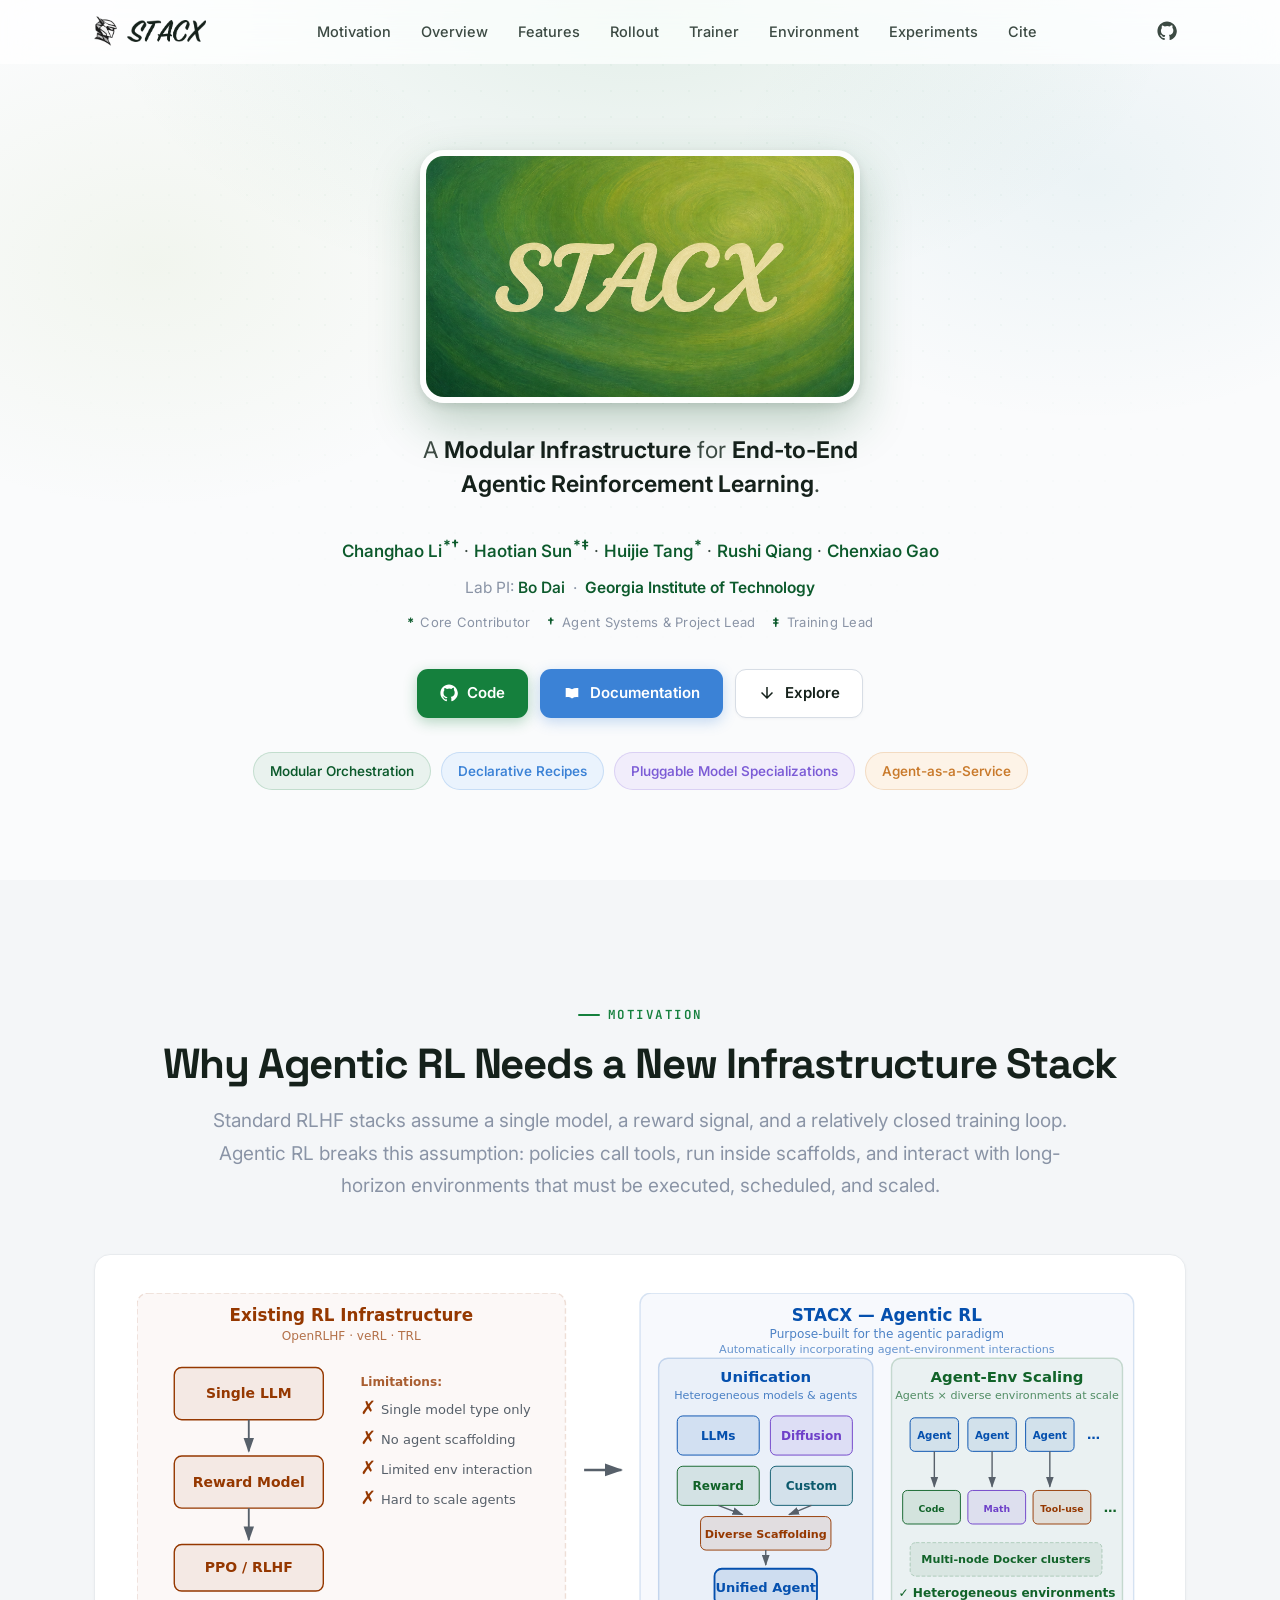
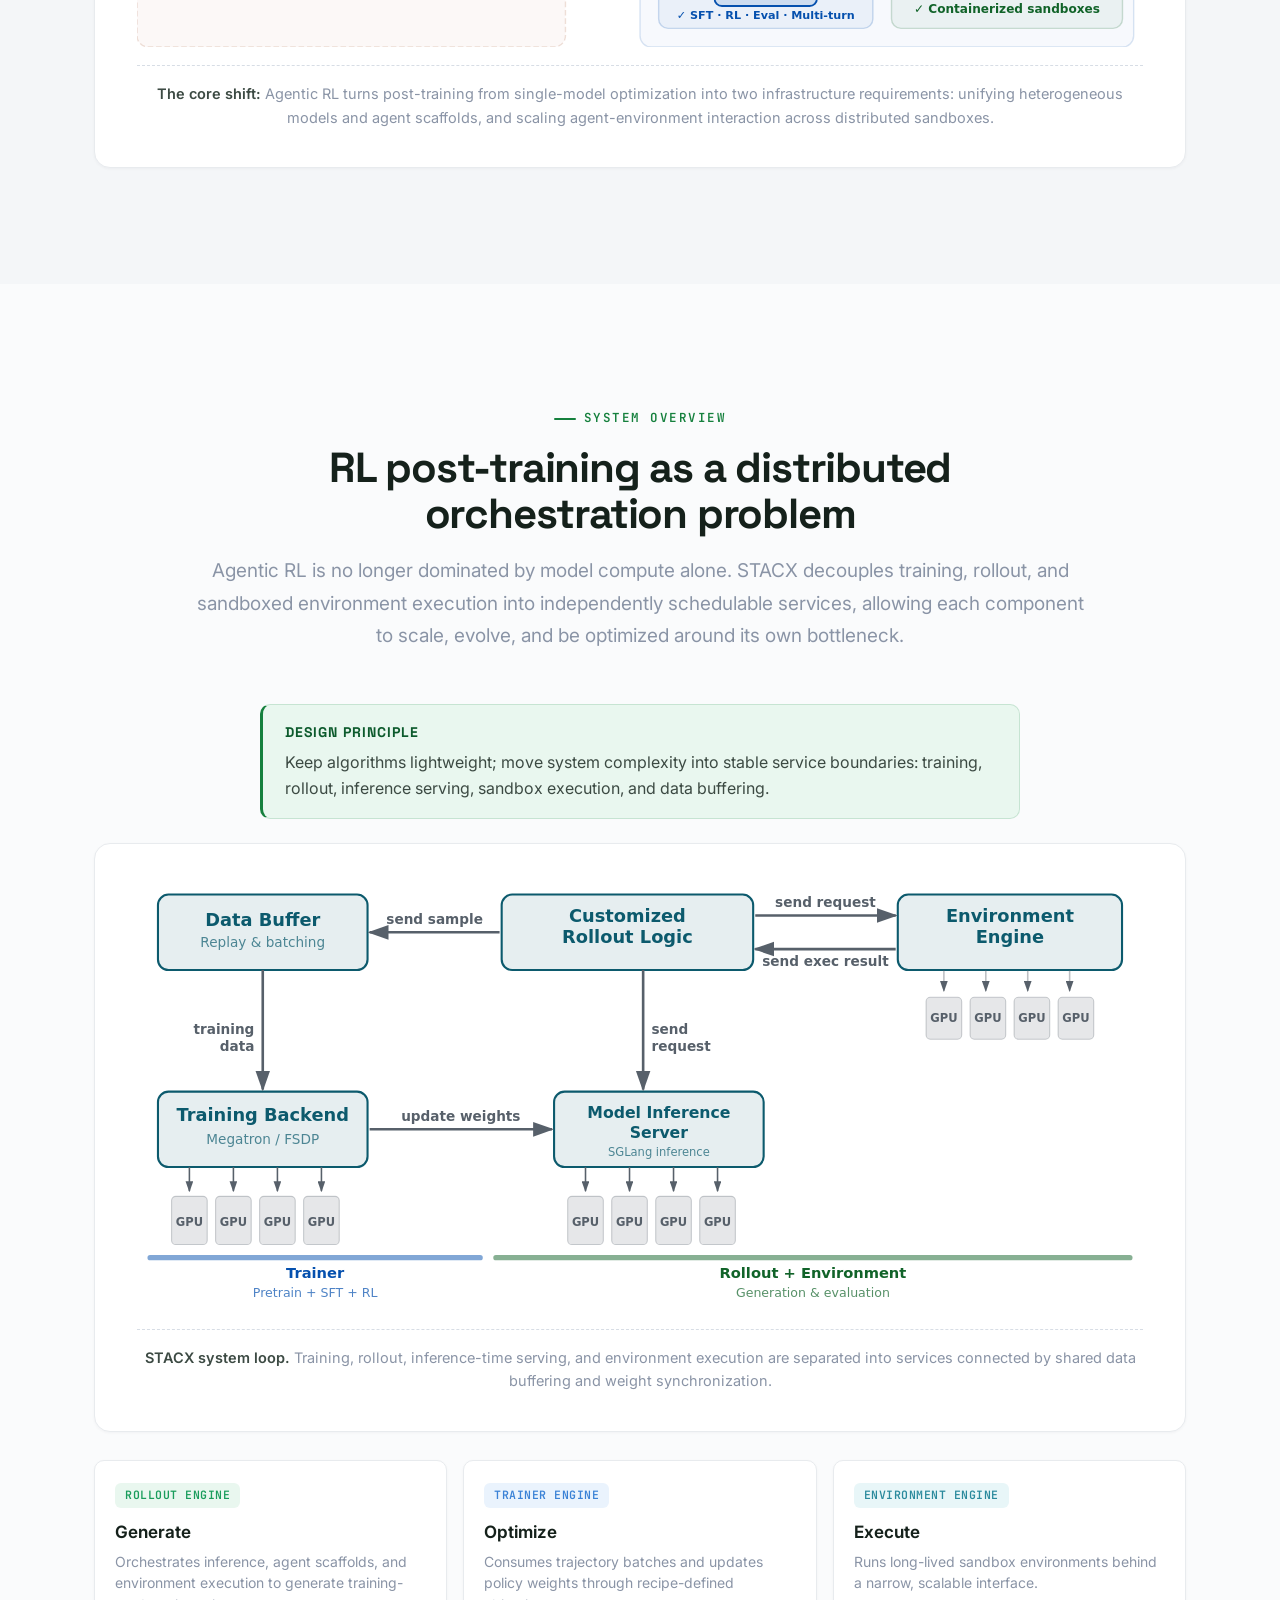
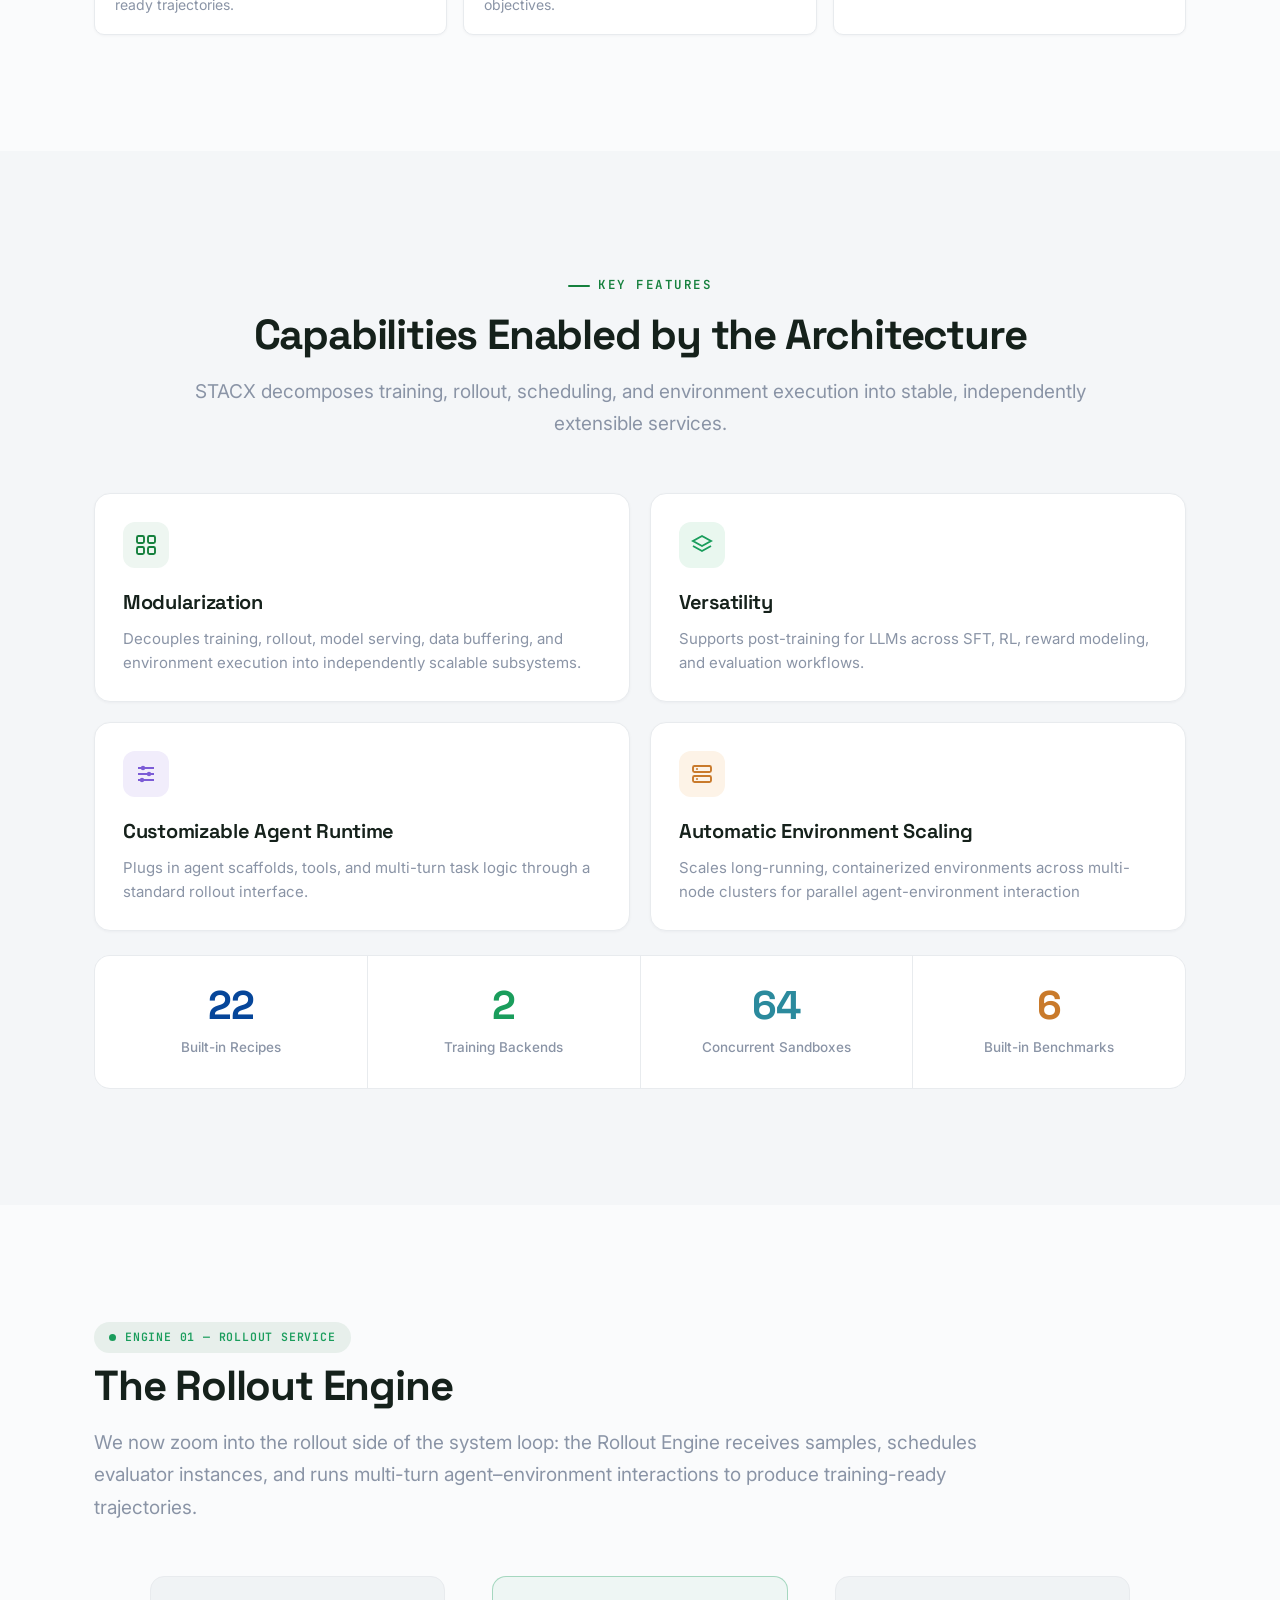
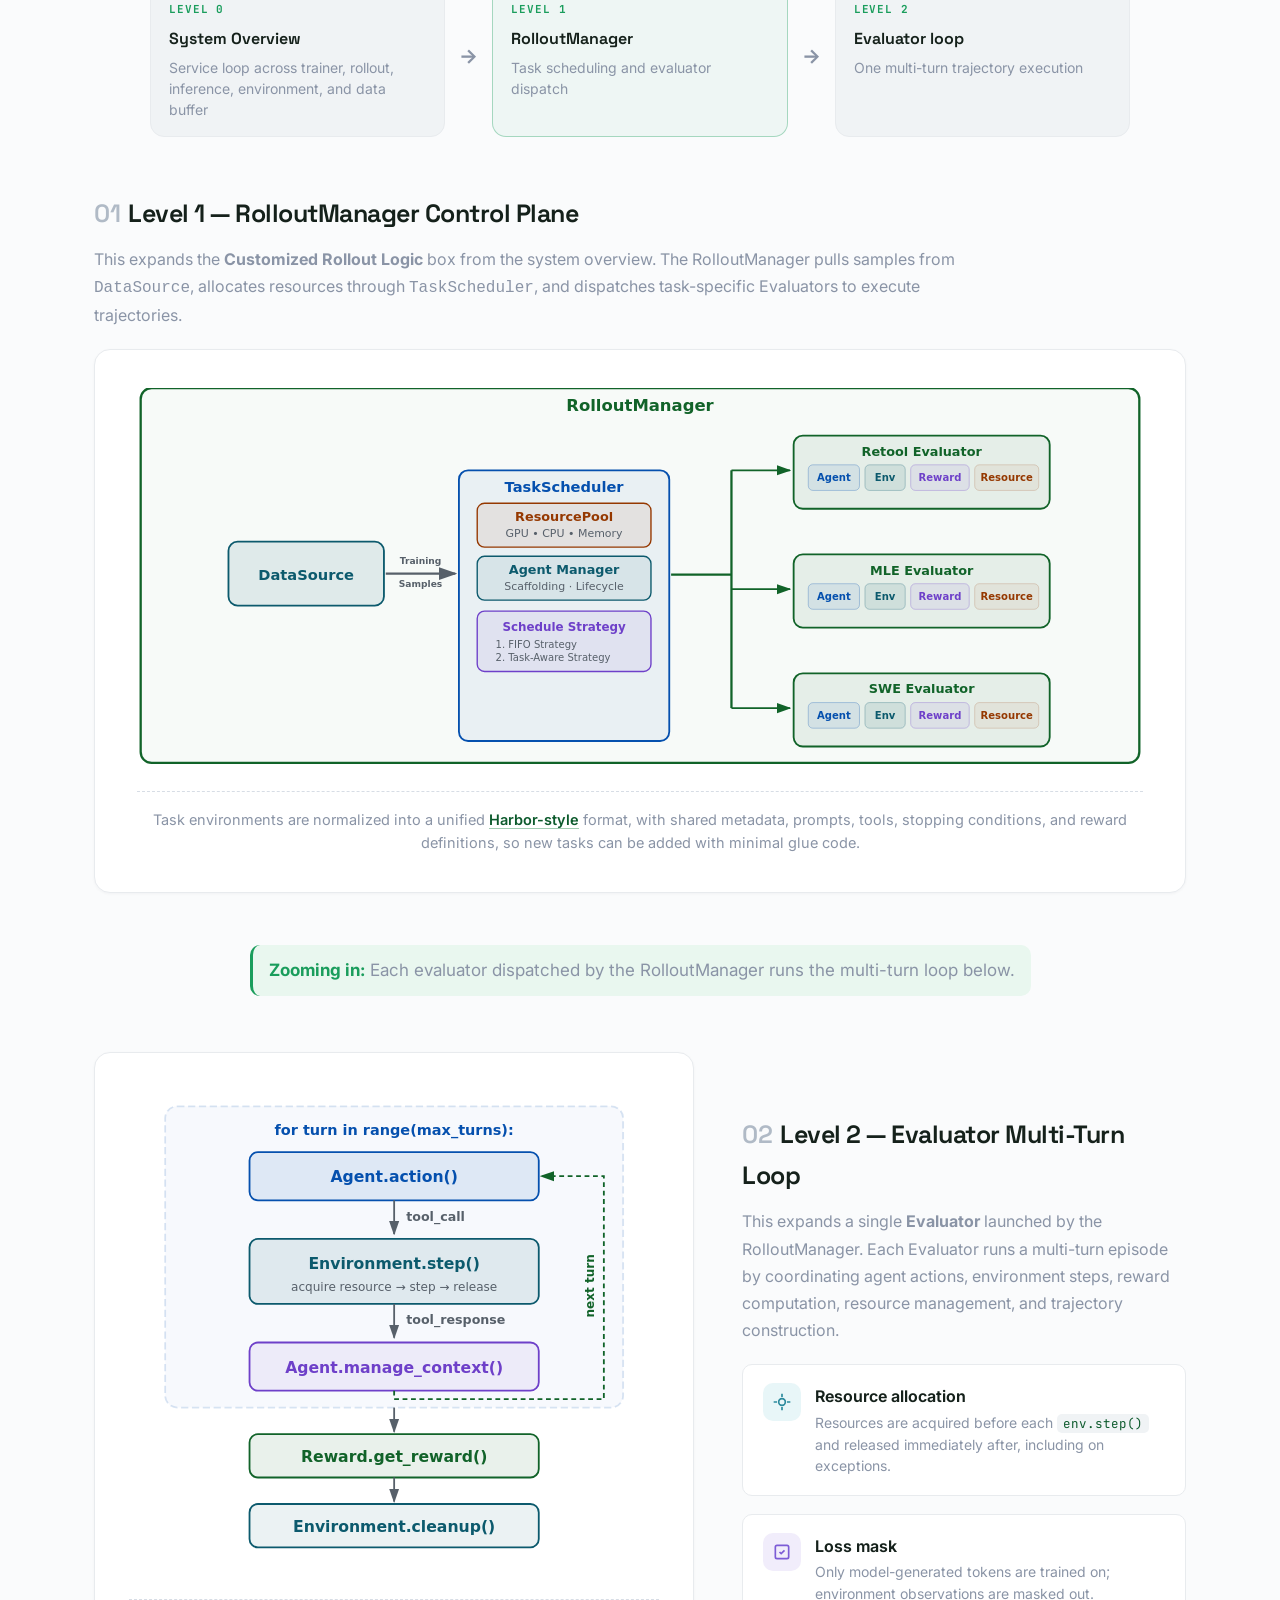
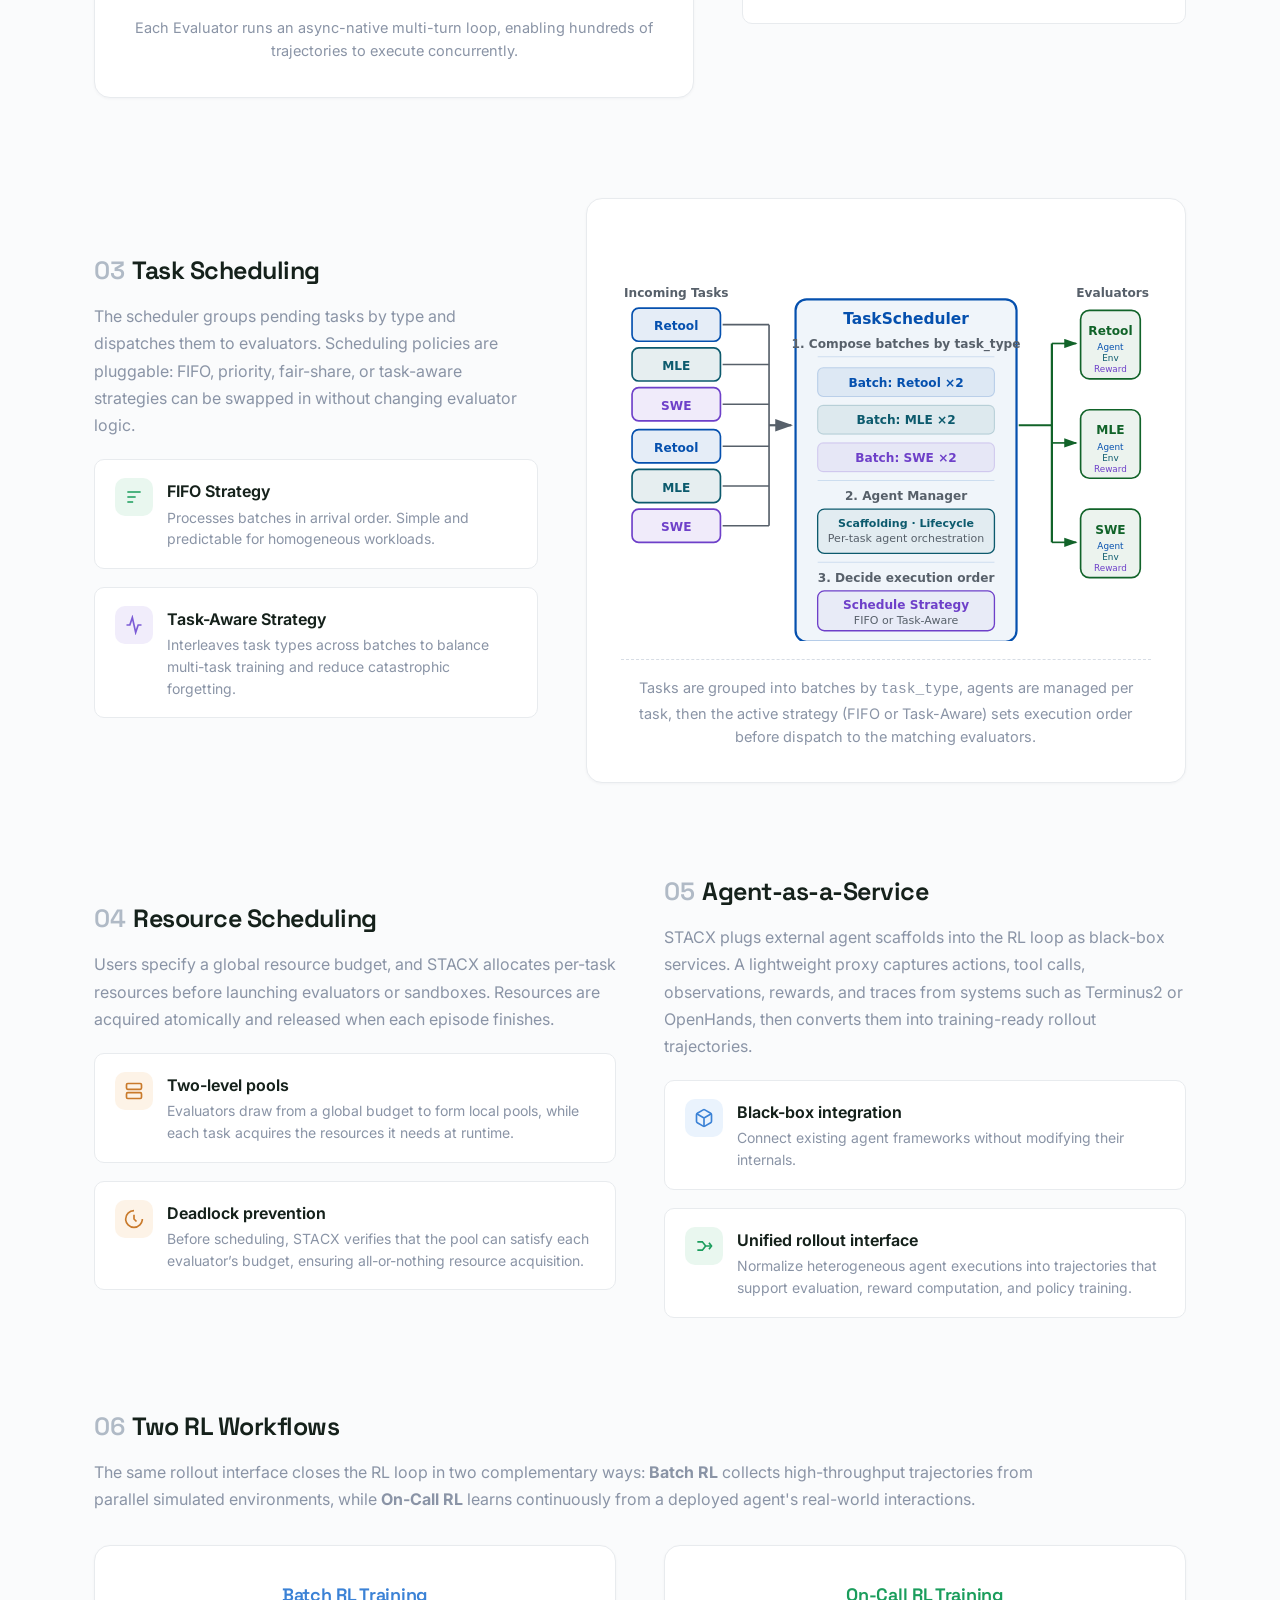
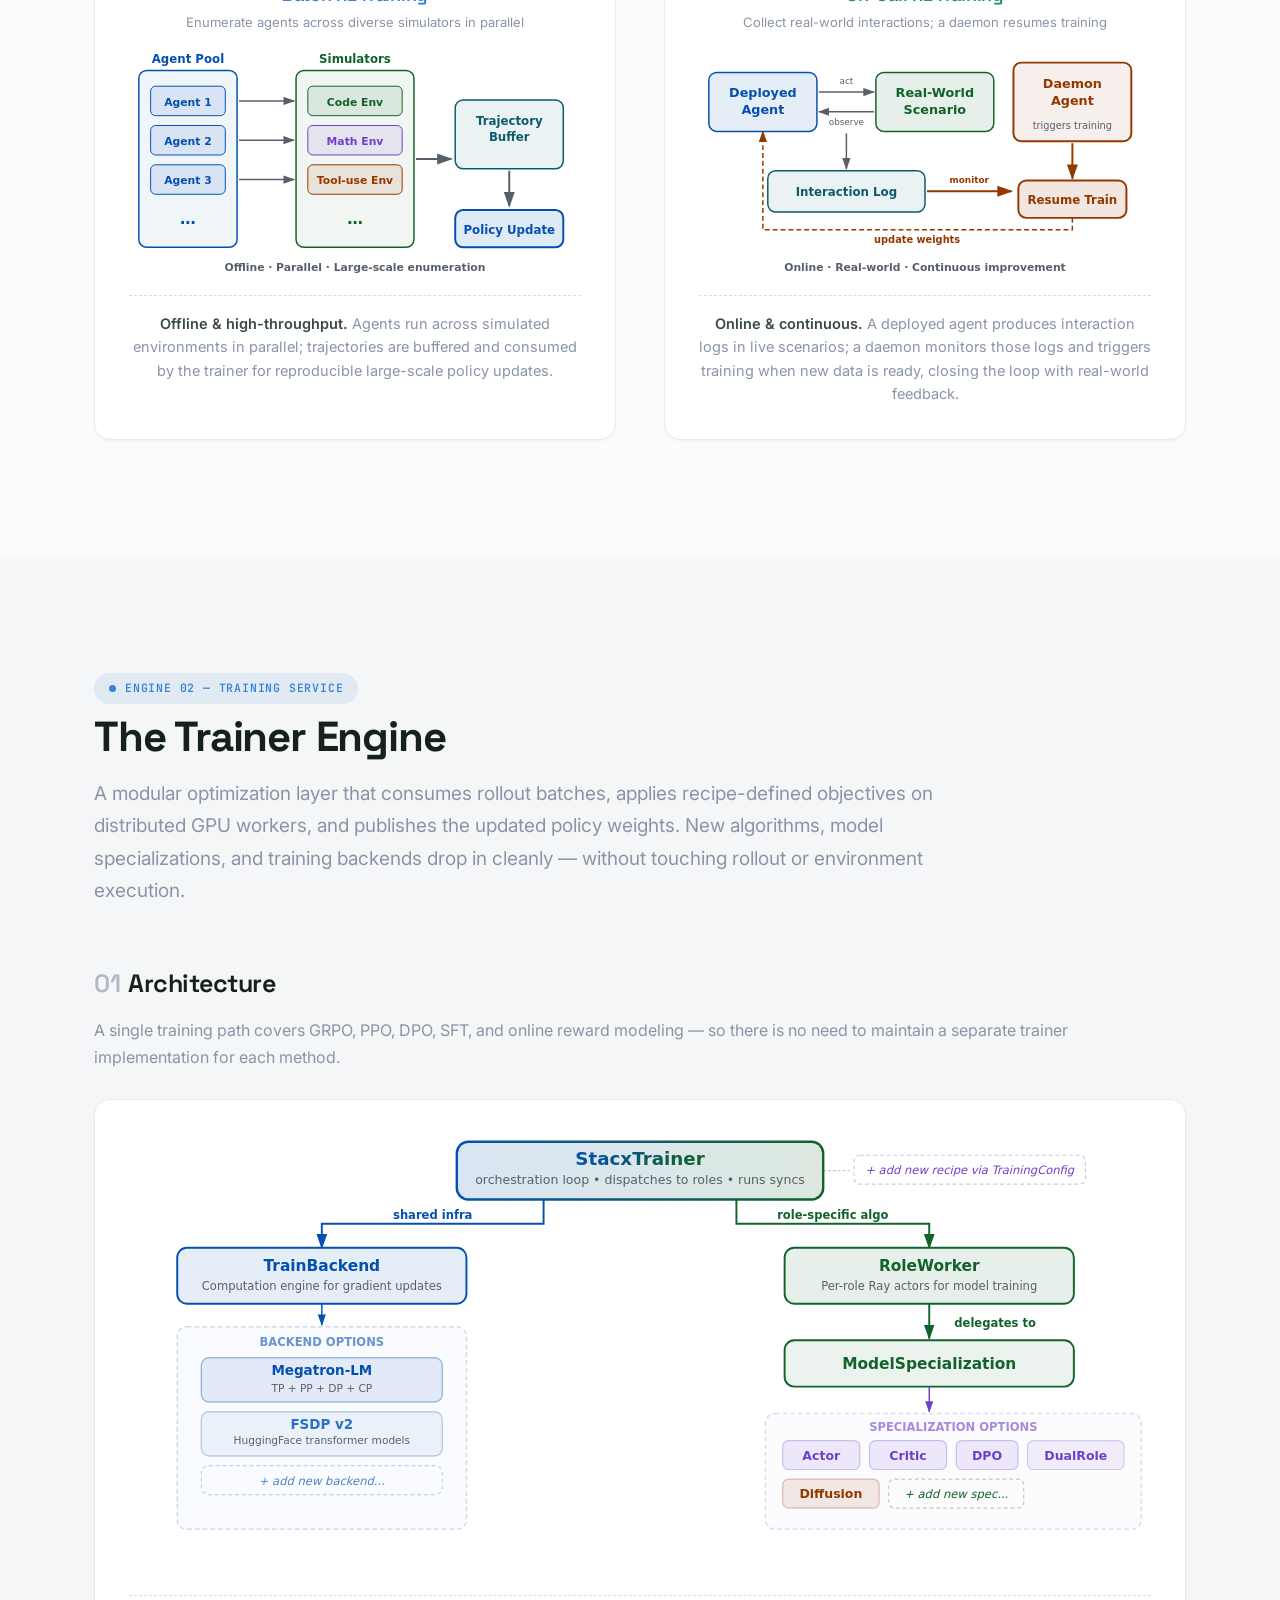
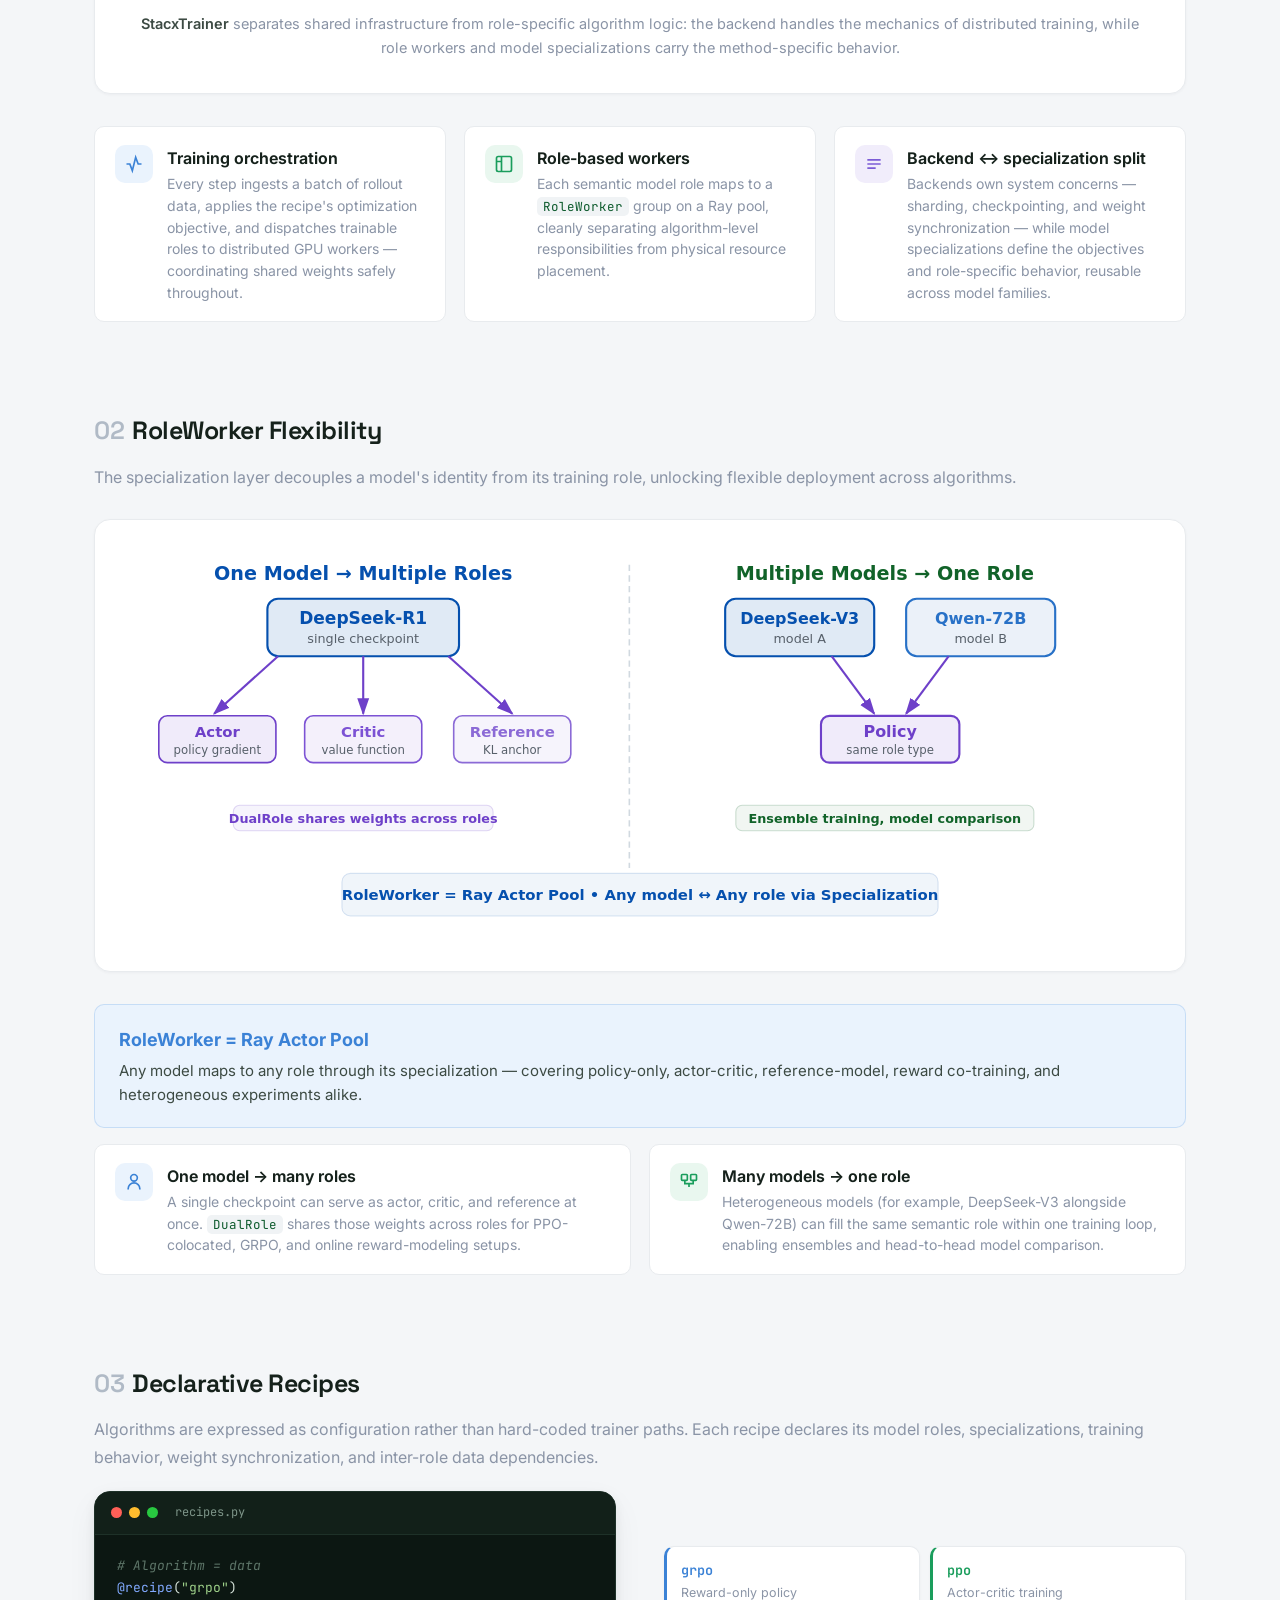
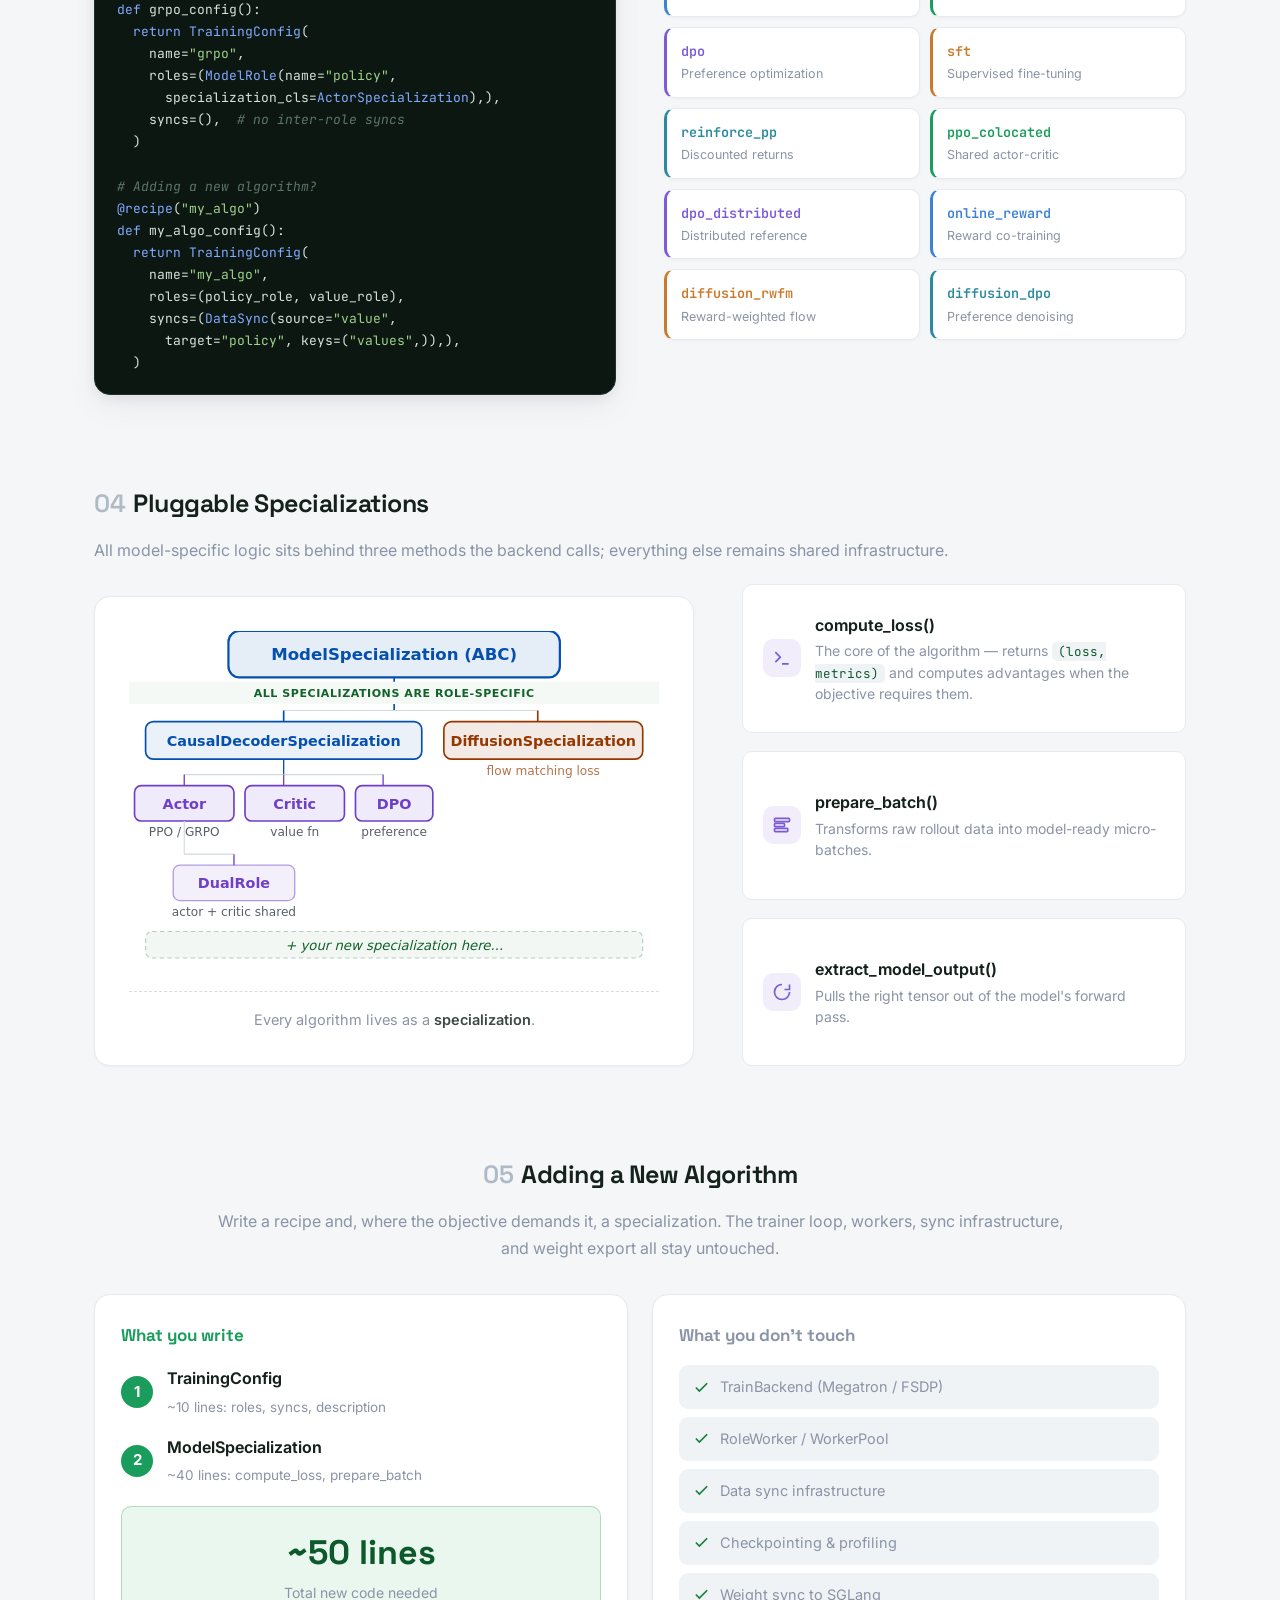
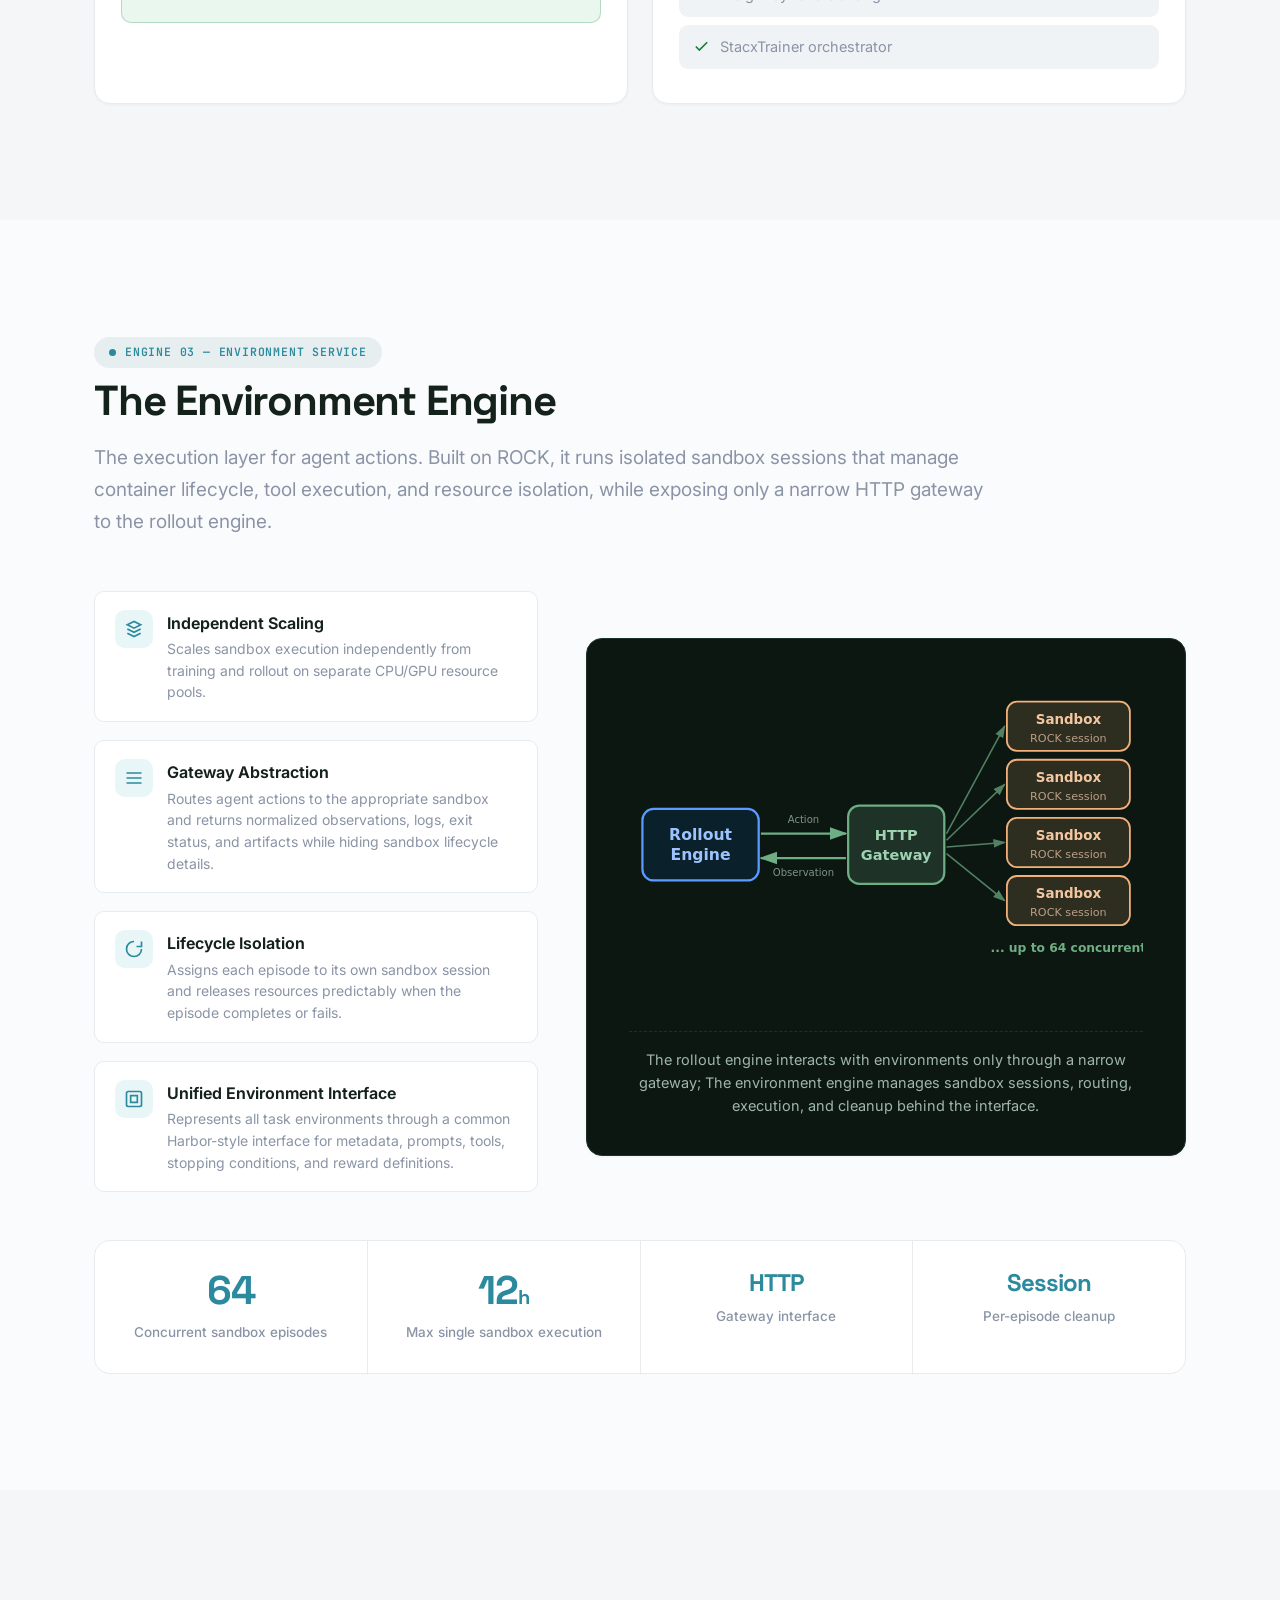
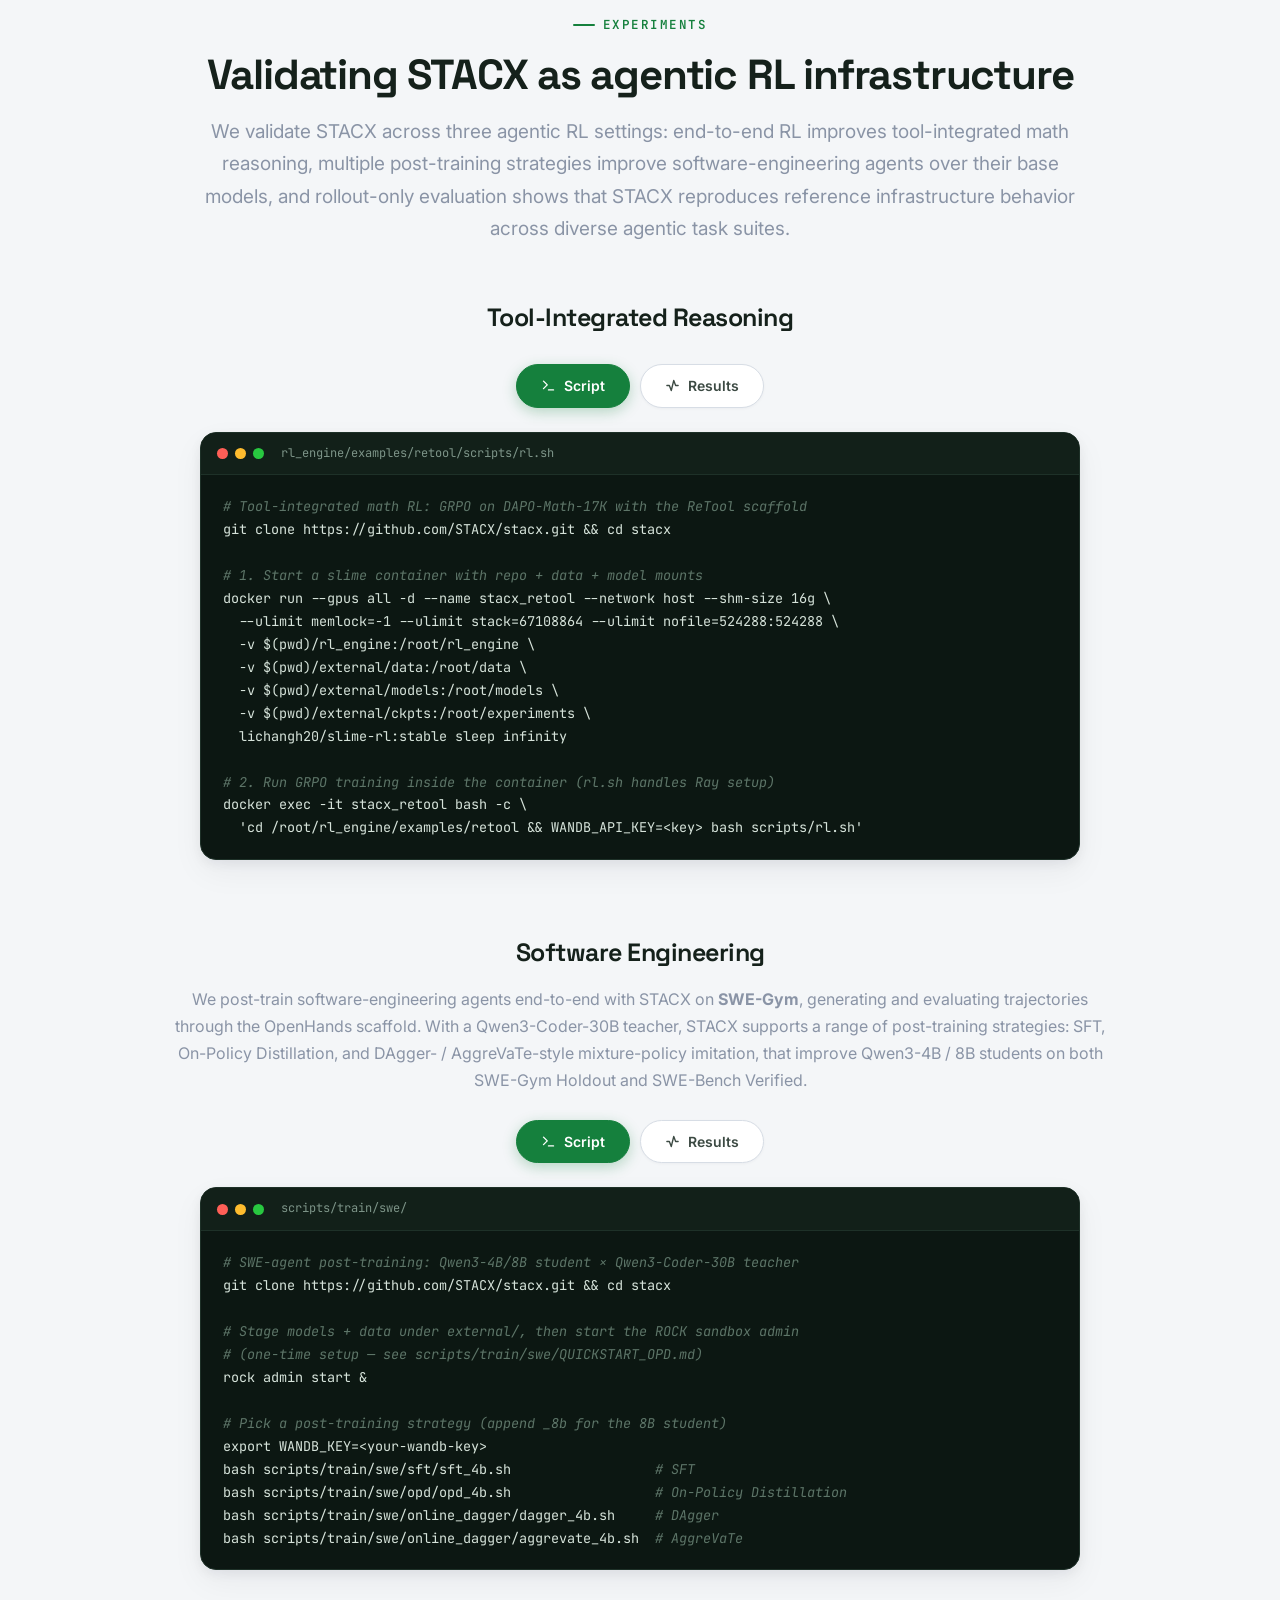
<file: web/index.html>
<!DOCTYPE html>
<html lang="en">
<head>
<meta charset="UTF-8">
<meta name="viewport" content="width=device-width, initial-scale=1.0">
<script>document.documentElement.classList.add('js');</script>
<title>STACX — Modular Infrastructure for End-to-End Agentic RL</title>
<meta name="description" content="STACX (STand Alone CompleX) is a modular framework for agentic training, evaluation, and reinforcement learning, decoupling Trainer, Rollout, and Environment engines.">
<meta property="og:title" content="STACX — STandAloneCompleX">
<meta property="og:description" content="STand Alone CompleX — a modular framework for agentic training, evaluation, and reinforcement learning.">
<meta property="og:type" content="website">
<meta property="og:image" content="static/images/stacx-logo.png">
<link rel="icon" type="image/png" href="static/images/stacx-logo.png">
<link rel="preconnect" href="https://fonts.googleapis.com">
<link rel="preconnect" href="https://fonts.gstatic.com" crossorigin>
<link href="https://fonts.googleapis.com/css2?family=Inter:wght@400;500;600;700&family=Space+Grotesk:wght@500;600;700&family=JetBrains+Mono:wght@400;500;600&display=swap" rel="stylesheet">
<link rel="stylesheet" href="static/css/style.css">
</head>
<body>

<!-- ══════════════════════════ NAV ══════════════════════════ -->
<nav class="nav" id="nav">
  <div class="nav__inner">
    <a class="brand" href="#home" aria-label="STACX home">
      <img class="brand__mark" src="static/images/stacx-icon.png" alt="" aria-hidden="true">
      <img class="brand__word" src="static/images/stacx-wordmark.png" alt="STACX">
    </a>
    <div class="nav__links" id="navLinks">
      <a href="#motivation">Motivation</a>
      <a href="#overview">Overview</a>
      <a href="#features">Features</a>
      <a href="#rollout">Rollout</a>
      <a href="#trainer">Trainer</a>
      <a href="#environment">Environment</a>
      <a href="#experiments">Experiments</a>
      <a href="#citation">Cite</a>
    </div>
    <a class="nav__gh" href="https://github.com/STACX/stacx/tree/main" target="_blank" rel="noopener" aria-label="STACX on GitHub">
      <svg viewBox="0 0 24 24" aria-hidden="true"><path d="M12 .5C5.7.5.5 5.7.5 12c0 5.1 3.3 9.4 7.9 10.9.6.1.8-.2.8-.5v-2c-3.2.7-3.9-1.4-3.9-1.4-.5-1.3-1.3-1.7-1.3-1.7-1.1-.7.1-.7.1-.7 1.2.1 1.8 1.2 1.8 1.2 1 1.8 2.7 1.3 3.4 1 .1-.8.4-1.3.7-1.6-2.6-.3-5.3-1.3-5.3-5.7 0-1.3.5-2.3 1.2-3.1-.1-.3-.5-1.5.1-3.1 0 0 1-.3 3.3 1.2a11.5 11.5 0 0 1 6 0C17.3 4.6 18.3 5 18.3 5c.6 1.6.2 2.8.1 3.1.8.8 1.2 1.8 1.2 3.1 0 4.4-2.7 5.4-5.3 5.7.4.4.8 1.1.8 2.2v3.3c0 .3.2.6.8.5 4.6-1.5 7.9-5.8 7.9-10.9C23.5 5.7 18.3.5 12 .5z"/></svg>
    </a>
    <button class="nav__toggle" id="navToggle" aria-label="Toggle menu">
      <svg viewBox="0 0 24 24" fill="none" stroke="currentColor" stroke-width="2"><path d="M3 6h18M3 12h18M3 18h18" stroke-linecap="round"/></svg>
    </button>
  </div>
</nav>

<!-- ══════════════════════════ HERO ══════════════════════════ -->
<header class="hero" id="home">
  <div class="hero__bg" aria-hidden="true"></div>
  <div class="wrap">
    <img class="hero__logo reveal" src="static/images/stacx-logo.png" alt="STACX logo">
    <h1 class="sr-only">STACX — STandAloneCompleX</h1>
    <p class="hero__tagline reveal d2">
      A <b>Modular Infrastructure</b> for <b>End-to-End</b><br>
      <b>Agentic Reinforcement Learning</b>.
    </p>

    <div class="authors reveal d2">
      <a href="https://lichangh20.github.io/" target="_blank" rel="noopener">Changhao Li</a><sup class="lead-sup">*&dagger;</sup> &middot;
      <a href="https://haotiansun.tech" target="_blank" rel="noopener">Haotian Sun</a><sup class="lead-sup">*&Dagger;</sup> &middot;
      <a href="https://www.linkedin.com/in/huijie-tang-57aa8b297/" target="_blank" rel="noopener">Huijie Tang</a><sup class="lead-sup">*</sup> &middot;
      <a href="https://rushi-q.github.io/" target="_blank" rel="noopener">Rushi Qiang</a> &middot;
      <a href="https://about.gaocx.io/" target="_blank" rel="noopener">Chenxiao Gao</a>
      <div class="affil">
        <span class="pi">Lab PI:</span> <a href="https://bo-dai.github.io/" target="_blank" rel="noopener">Bo Dai</a>
        &nbsp;&middot;&nbsp; <span class="gt">Georgia Institute of Technology</span>
      </div>
      <div class="author-roles"><span class="lead-key">*</span> Core Contributor &nbsp;&nbsp; <span class="lead-key">&dagger;</span> Agent Systems &amp; Project Lead &nbsp;&nbsp; <span class="lead-key">&Dagger;</span> Training Lead</div>
    </div>

    <div class="btn-row reveal d3">
      <a class="btn btn--brand" href="https://github.com/STACX/stacx/tree/main" target="_blank" rel="noopener">
        <svg viewBox="0 0 24 24"><path d="M12 .5C5.7.5.5 5.7.5 12c0 5.1 3.3 9.4 7.9 10.9.6.1.8-.2.8-.5v-2c-3.2.7-3.9-1.4-3.9-1.4-.5-1.3-1.3-1.7-1.3-1.7-1.1-.7.1-.7.1-.7 1.2.1 1.8 1.2 1.8 1.2 1 1.8 2.7 1.3 3.4 1 .1-.8.4-1.3.7-1.6-2.6-.3-5.3-1.3-5.3-5.7 0-1.3.5-2.3 1.2-3.1-.1-.3-.5-1.5.1-3.1 0 0 1-.3 3.3 1.2a11.5 11.5 0 0 1 6 0C17.3 4.6 18.3 5 18.3 5c.6 1.6.2 2.8.1 3.1.8.8 1.2 1.8 1.2 3.1 0 4.4-2.7 5.4-5.3 5.7.4.4.8 1.1.8 2.2v3.3c0 .3.2.6.8.5 4.6-1.5 7.9-5.8 7.9-10.9C23.5 5.7 18.3.5 12 .5z"/></svg>
        Code
      </a>
      <a class="btn btn--doc" href="../docs/" target="_blank" rel="noopener">
        <svg viewBox="0 0 24 24"><path d="M12 6.9C9.6 5.4 6.6 4.8 3.6 5.4v12.3c3-.6 6 0 8.4 1.5 2.4-1.5 5.4-2.1 8.4-1.5V5.4c-3-.6-6 0-8.4 1.5z"/></svg>
        Documentation
      </a>
      <a class="btn btn--ghost" href="#overview">
        <svg viewBox="0 0 24 24"><path d="M12 4l8 8-1.4 1.4L13 7.8V20h-2V7.8l-5.6 5.6L4 12z" transform="rotate(180 12 12)"/></svg>
        Explore
      </a>
    </div>

    <div class="chips reveal d4">
      <span class="chip">Modular Orchestration</span>
      <span class="chip b">Declarative Recipes</span>
      <span class="chip p">Pluggable Model Specializations</span>
      <span class="chip a">Agent-as-a-Service</span>
    </div>
  </div>
</header>

<!-- ══════════════════════════ MOTIVATION ══════════════════════════ -->
<section class="section section--alt" id="motivation">
  <div class="wrap">
    <div class="section-head center reveal">
      <span class="eyebrow">Motivation</span>
      <h2 class="section-title">Why Agentic RL Needs a New Infrastructure Stack</h2>
      <p class="section-lead">
        Standard RLHF stacks assume a single model, a reward signal, and a relatively closed training loop.
        Agentic RL breaks this assumption: policies call tools, run inside scaffolds, and interact with long-horizon environments that must be executed, scheduled, and scaled.
      </p>
    </div>

    <!-- Existing RL Infra vs STACX diagram -->
    <div class="figure figure--pad reveal d1" style="margin:0 auto;">
      <svg viewBox="0 0 1080 380" xmlns="http://www.w3.org/2000/svg" role="img" aria-labelledby="mo-title mo-desc">
        <title id="mo-title">Motivation: Existing RL Infra vs STACX</title>
        <desc id="mo-desc">The left panel shows existing RL infrastructure built around single-model RLHF pipelines. The right panel shows STACX targeting agentic RL with unified multi-model support and agent-environment scaling.</desc>
        <defs>
          <marker id="mo-arr" viewBox="0 0 10 7" refX="9" refY="3.5" markerWidth="8" markerHeight="6" orient="auto"><path d="M0,0 L10,3.5 L0,7z" fill="#57606a"/></marker>
        </defs>

        <!-- ════════ LEFT: Existing RL Infra ════════ -->
        <rect x="0" y="0" width="460" height="380" rx="12" fill="rgba(149,56,0,0.03)" stroke="rgba(149,56,0,0.15)" stroke-width="1.5" stroke-dasharray="6,3"/>
        <text x="230" y="30" text-anchor="middle" fill="#953800" font-size="18" font-weight="700" font-family="system-ui, sans-serif">Existing RL Infrastructure</text>
        <text x="230" y="50" text-anchor="middle" fill="#953800" font-size="13" font-family="system-ui, sans-serif" opacity="0.7">OpenRLHF &middot; veRL &middot; TRL</text>

        <rect x="40" y="80" width="160" height="56" rx="8" fill="rgba(149,56,0,0.08)" stroke="#953800" stroke-width="1.5"/>
        <text x="120" y="113" text-anchor="middle" fill="#953800" font-size="15" font-weight="700" font-family="system-ui, sans-serif">Single LLM</text>
        <line x1="120" y1="136" x2="120" y2="170" stroke="#57606a" stroke-width="2" marker-end="url(#mo-arr)"/>
        <rect x="40" y="175" width="160" height="56" rx="8" fill="rgba(149,56,0,0.08)" stroke="#953800" stroke-width="1.5"/>
        <text x="120" y="208" text-anchor="middle" fill="#953800" font-size="15" font-weight="700" font-family="system-ui, sans-serif">Reward Model</text>
        <line x1="120" y1="231" x2="120" y2="265" stroke="#57606a" stroke-width="2" marker-end="url(#mo-arr)"/>
        <rect x="40" y="270" width="160" height="50" rx="8" fill="rgba(149,56,0,0.08)" stroke="#953800" stroke-width="1.5"/>
        <text x="120" y="300" text-anchor="middle" fill="#953800" font-size="15" font-weight="700" font-family="system-ui, sans-serif">PPO / RLHF</text>

        <text x="240" y="100" fill="#953800" font-size="13" font-weight="600" font-family="system-ui, sans-serif" opacity="0.8">Limitations:</text>
        <text x="240" y="130" fill="#953800" font-size="20" font-family="system-ui, sans-serif">&#x2717;</text>
        <text x="262" y="130" fill="#57606a" font-size="14" font-family="system-ui, sans-serif">Single model type only</text>
        <text x="240" y="162" fill="#953800" font-size="20" font-family="system-ui, sans-serif">&#x2717;</text>
        <text x="262" y="162" fill="#57606a" font-size="14" font-family="system-ui, sans-serif">No agent scaffolding</text>
        <text x="240" y="194" fill="#953800" font-size="20" font-family="system-ui, sans-serif">&#x2717;</text>
        <text x="262" y="194" fill="#57606a" font-size="14" font-family="system-ui, sans-serif">Limited env interaction</text>
        <text x="240" y="226" fill="#953800" font-size="20" font-family="system-ui, sans-serif">&#x2717;</text>
        <text x="262" y="226" fill="#57606a" font-size="14" font-family="system-ui, sans-serif">Hard to scale agents</text>

        <!-- Transition arrow -->
        <line x1="480" y1="190" x2="520" y2="190" stroke="#57606a" stroke-width="2.5" marker-end="url(#mo-arr)"/>

        <!-- ════════ RIGHT: STACX — Agentic RL ════════ -->
        <rect x="540" y="0" width="530" height="380" rx="12" fill="rgba(5,80,174,0.03)" stroke="rgba(5,80,174,0.15)" stroke-width="1.5"/>
        <text x="805" y="30" text-anchor="middle" fill="#0550ae" font-size="18" font-weight="700" font-family="system-ui, sans-serif">STACX — Agentic RL</text>
        <text x="805" y="48" text-anchor="middle" fill="#0550ae" font-size="13" font-family="system-ui, sans-serif" opacity="0.7">Purpose-built for the agentic paradigm</text>
        <text x="805" y="64" text-anchor="middle" fill="#0550ae" font-size="12" font-family="system-ui, sans-serif" opacity="0.6">Automatically incorporating agent-environment interactions</text>

        <!-- Pillar 1: Unification -->
        <rect x="560" y="70" width="230" height="290" rx="10" fill="rgba(5,80,174,0.05)" stroke="rgba(5,80,174,0.2)" stroke-width="1.5"/>
        <text x="675" y="96" text-anchor="middle" fill="#0550ae" font-size="16" font-weight="700" font-family="system-ui, sans-serif">Unification</text>
        <text x="675" y="114" text-anchor="middle" fill="#0550ae" font-size="12" font-family="system-ui, sans-serif" opacity="0.7">Heterogeneous models &amp; agents</text>
        <rect x="580" y="132" width="88" height="42" rx="6" fill="rgba(5,80,174,0.10)" stroke="#0550ae" stroke-width="1"/>
        <text x="624" y="158" text-anchor="middle" fill="#0550ae" font-size="13" font-weight="600" font-family="system-ui, sans-serif">LLMs</text>
        <rect x="680" y="132" width="88" height="42" rx="6" fill="rgba(110,64,201,0.10)" stroke="#6e40c9" stroke-width="1"/>
        <text x="724" y="158" text-anchor="middle" fill="#6e40c9" font-size="13" font-weight="600" font-family="system-ui, sans-serif">Diffusion</text>
        <rect x="580" y="186" width="88" height="42" rx="6" fill="rgba(17,99,41,0.10)" stroke="#116329" stroke-width="1"/>
        <text x="624" y="212" text-anchor="middle" fill="#116329" font-size="13" font-weight="600" font-family="system-ui, sans-serif">Reward</text>
        <rect x="680" y="186" width="88" height="42" rx="6" fill="rgba(12,90,109,0.10)" stroke="#0c5a6d" stroke-width="1"/>
        <text x="724" y="212" text-anchor="middle" fill="#0c5a6d" font-size="13" font-weight="600" font-family="system-ui, sans-serif">Custom</text>
        <rect x="605" y="240" width="140" height="36" rx="6" fill="rgba(149,56,0,0.10)" stroke="#953800" stroke-width="1"/>
        <text x="675" y="263" text-anchor="middle" fill="#953800" font-size="12" font-weight="600" font-family="system-ui, sans-serif">Diverse Scaffolding</text>
        <line x1="624" y1="228" x2="650" y2="238" stroke="#57606a" stroke-width="1.5" marker-end="url(#mo-arr)"/>
        <line x1="724" y1="228" x2="700" y2="238" stroke="#57606a" stroke-width="1.5" marker-end="url(#mo-arr)"/>
        <line x1="675" y1="276" x2="675" y2="292" stroke="#57606a" stroke-width="1.5" marker-end="url(#mo-arr)"/>
        <rect x="620" y="296" width="110" height="40" rx="8" fill="rgba(5,80,174,0.12)" stroke="#0550ae" stroke-width="2"/>
        <text x="675" y="321" text-anchor="middle" fill="#0550ae" font-size="14" font-weight="700" font-family="system-ui, sans-serif">Unified Agent</text>
        <text x="675" y="350" text-anchor="middle" fill="#0550ae" font-size="12" font-weight="600" font-family="system-ui, sans-serif">&#x2713; SFT &middot; RL &middot; Eval &middot; Multi-turn</text>

        <!-- Pillar 2: Agent-Env Scaling -->
        <rect x="810" y="70" width="248" height="290" rx="10" fill="rgba(17,99,41,0.05)" stroke="rgba(17,99,41,0.2)" stroke-width="1.5"/>
        <text x="934" y="96" text-anchor="middle" fill="#116329" font-size="16" font-weight="700" font-family="system-ui, sans-serif">Agent-Env Scaling</text>
        <text x="934" y="114" text-anchor="middle" fill="#116329" font-size="12" font-family="system-ui, sans-serif" opacity="0.7">Agents &#x00D7; diverse environments at scale</text>
        <rect x="830" y="134" width="52" height="36" rx="5" fill="rgba(5,80,174,0.10)" stroke="#0550ae" stroke-width="1"/>
        <text x="856" y="157" text-anchor="middle" fill="#0550ae" font-size="11" font-weight="600" font-family="system-ui, sans-serif">Agent</text>
        <rect x="892" y="134" width="52" height="36" rx="5" fill="rgba(5,80,174,0.10)" stroke="#0550ae" stroke-width="1"/>
        <text x="918" y="157" text-anchor="middle" fill="#0550ae" font-size="11" font-weight="600" font-family="system-ui, sans-serif">Agent</text>
        <rect x="954" y="134" width="52" height="36" rx="5" fill="rgba(5,80,174,0.10)" stroke="#0550ae" stroke-width="1"/>
        <text x="980" y="157" text-anchor="middle" fill="#0550ae" font-size="11" font-weight="600" font-family="system-ui, sans-serif">Agent</text>
        <text x="1020" y="157" fill="#0550ae" font-size="14" font-weight="700" font-family="system-ui, sans-serif">…</text>
        <line x1="856" y1="170" x2="856" y2="208" stroke="#57606a" stroke-width="1.5" marker-end="url(#mo-arr)"/>
        <line x1="918" y1="170" x2="918" y2="208" stroke="#57606a" stroke-width="1.5" marker-end="url(#mo-arr)"/>
        <line x1="980" y1="170" x2="980" y2="208" stroke="#57606a" stroke-width="1.5" marker-end="url(#mo-arr)"/>
        <rect x="822" y="212" width="62" height="36" rx="5" fill="rgba(17,99,41,0.10)" stroke="#116329" stroke-width="1"/>
        <text x="853" y="235" text-anchor="middle" fill="#116329" font-size="10" font-weight="600" font-family="system-ui, sans-serif">Code</text>
        <rect x="892" y="212" width="62" height="36" rx="5" fill="rgba(110,64,201,0.10)" stroke="#6e40c9" stroke-width="1"/>
        <text x="923" y="235" text-anchor="middle" fill="#6e40c9" font-size="10" font-weight="600" font-family="system-ui, sans-serif">Math</text>
        <rect x="962" y="212" width="62" height="36" rx="5" fill="rgba(149,56,0,0.10)" stroke="#953800" stroke-width="1"/>
        <text x="993" y="235" text-anchor="middle" fill="#953800" font-size="10" font-weight="600" font-family="system-ui, sans-serif">Tool-use</text>
        <text x="1038" y="235" fill="#116329" font-size="14" font-weight="700" font-family="system-ui, sans-serif">…</text>
        <rect x="830" y="268" width="206" height="36" rx="6" fill="rgba(17,99,41,0.08)" stroke="rgba(17,99,41,0.25)" stroke-width="1" stroke-dasharray="4,2"/>
        <text x="933" y="290" text-anchor="middle" fill="#116329" font-size="12" font-weight="600" font-family="system-ui, sans-serif">Multi-node Docker clusters</text>
        <text x="934" y="326" text-anchor="middle" fill="#116329" font-size="13" font-weight="600" font-family="system-ui, sans-serif">&#x2713; Heterogeneous environments</text>
        <text x="934" y="344" text-anchor="middle" fill="#116329" font-size="13" font-weight="600" font-family="system-ui, sans-serif">&#x2713; Containerized sandboxes</text>
      </svg>
      <p class="figure__cap"><b>The core shift:</b> Agentic RL turns post-training from single-model optimization
        into two infrastructure requirements: unifying heterogeneous models and agent scaffolds,
        and scaling agent-environment interaction across distributed sandboxes.</p>
    </div>

    <!-- Two-takeaway strip: high-level goals of the RL infra -->
    <!-- <div class="motivation-takeaways reveal d2">
      <div class="takeaway">
        <span class="tag t-blue">UNIFICATION</span>
        <p>One interface for heterogeneous models, agent scaffolds, and post-training modes.</p>
      </div>
      <div class="takeaway">
        <span class="tag t-green">SCALING</span>
        <p>Distributed agent–environment interaction across containerized sandbox clusters.</p>
      </div>
    </div> -->

    <!-- Two goals legend -->
    <!-- <div class="loop-legend reveal d2">
      <div class="item">
        <span class="tag t-amber">THE GAP</span>
        <h4>Single-model RLHF</h4>
        <p>Prior infrastructure centers on one LLM and one reward model, with little support for agent scaffolds or rich, long-horizon environment interaction.</p>
      </div>
      <div class="item">
        <span class="tag t-blue">GOAL 01 · UNIFICATION</span>
        <h4>Heterogeneous models &amp; agents</h4>
        <p>One framework spanning LLMs, diffusion, and reward models with pluggable agent scaffolds across SFT, RL, reward modeling, and evaluation.</p>
      </div>
      <div class="item">
        <span class="tag t-green">GOAL 02 · SCALING</span>
        <h4>Agent–environment scaling</h4>
        <p>Massively parallel agent–environment interaction across multi-node, containerized sandbox clusters — the regime agentic RL actually runs in.</p>
      </div>
    </div> -->
  </div>
</section>

<!-- ══════════════════════════ OVERVIEW ══════════════════════════ -->
<section class="section" id="overview">
  <div class="wrap">
    <div class="section-head center reveal">
      <span class="eyebrow">System Overview</span>
      <h2 class="section-title">RL post-training as a distributed<br>orchestration problem</h2>
      <p class="section-lead">Agentic RL is no longer dominated by model compute alone. STACX decouples training, rollout, and sandboxed environment execution into independently schedulable services, allowing each component to scale, evolve, and be optimized around its own bottleneck.</p>
    </div>

    <div class="callout narrow reveal d1" style="margin:0 auto;">
      <h3>Design principle</h3>
      <p>
        Keep algorithms lightweight; move system complexity into stable service boundaries:
        training, rollout, inference serving, sandbox execution, and data buffering.
      </p>
    </div>

    <!-- Framework diagram -->
    <div class="figure figure--pad reveal d1" style="margin-top:24px;" id="fig-system-loop">
      <svg viewBox="0 0 960 410" xmlns="http://www.w3.org/2000/svg" role="img" aria-labelledby="fw-title fw-desc">
        <title id="fw-title">STACX Overall Framework</title>
        <desc id="fw-desc">A continuous loop connecting Data Buffer, Customized Rollout Logic, Environment Engine, Training Backend and Model Inference Server with GPU arrays.</desc>
        <defs>
          <marker id="fw-arr" viewBox="0 0 10 7" refX="9" refY="3.5" markerWidth="8" markerHeight="6" orient="auto"><path d="M0,0 L10,3.5 L0,7z" fill="#57606a"/></marker>
          <marker id="fw-arr-dim" viewBox="0 0 10 7" refX="9" refY="3.5" markerWidth="7" markerHeight="5" orient="auto"><path d="M0,0 L10,3.5 L0,7z" fill="#57606a"/></marker>
        </defs>
        <rect x="10" y="356" width="320" height="5" rx="2.5" fill="#0550ae" opacity="0.5"/>
        <text x="170" y="378" text-anchor="middle" fill="#0550ae" font-size="14" font-weight="700" font-family="system-ui, sans-serif">Trainer</text>
        <text x="170" y="396" text-anchor="middle" fill="#0550ae" font-size="12" font-family="system-ui, sans-serif" opacity="0.7">Pretrain + SFT + RL</text>
        <rect x="340" y="356" width="610" height="5" rx="2.5" fill="#116329" opacity="0.5"/>
        <text x="645" y="378" text-anchor="middle" fill="#116329" font-size="14" font-weight="700" font-family="system-ui, sans-serif">Rollout + Environment</text>
        <text x="645" y="396" text-anchor="middle" fill="#116329" font-size="12" font-family="system-ui, sans-serif" opacity="0.7">Generation &amp; evaluation</text>
        <rect x="20" y="12" width="200" height="72" rx="10" fill="rgba(12,90,109,0.10)" stroke="#0c5a6d" stroke-width="2"/>
        <text x="120" y="42" text-anchor="middle" fill="#0c5a6d" font-size="17" font-weight="700" font-family="system-ui, sans-serif">Data Buffer</text>
        <text x="120" y="62" text-anchor="middle" fill="#0c5a6d" font-size="13" font-family="system-ui, sans-serif" opacity="0.7">Replay &amp; batching</text>
        <rect x="348" y="12" width="240" height="72" rx="10" fill="rgba(12,90,109,0.10)" stroke="#0c5a6d" stroke-width="2"/>
        <text x="468" y="38" text-anchor="middle" fill="#0c5a6d" font-size="17" font-weight="700" font-family="system-ui, sans-serif">Customized</text>
        <text x="468" y="58" text-anchor="middle" fill="#0c5a6d" font-size="17" font-weight="700" font-family="system-ui, sans-serif">Rollout Logic</text>
        <rect x="726" y="12" width="214" height="72" rx="10" fill="rgba(12,90,109,0.10)" stroke="#0c5a6d" stroke-width="2"/>
        <text x="833" y="38" text-anchor="middle" fill="#0c5a6d" font-size="17" font-weight="700" font-family="system-ui, sans-serif">Environment</text>
        <text x="833" y="58" text-anchor="middle" fill="#0c5a6d" font-size="17" font-weight="700" font-family="system-ui, sans-serif">Engine</text>
        <line x1="770" y1="84" x2="770" y2="104" stroke="rgba(87,96,106,0.4)" stroke-width="1.5" marker-end="url(#fw-arr-dim)"/>
        <line x1="810" y1="84" x2="810" y2="104" stroke="rgba(87,96,106,0.4)" stroke-width="1.5" marker-end="url(#fw-arr-dim)"/>
        <line x1="850" y1="84" x2="850" y2="104" stroke="rgba(87,96,106,0.4)" stroke-width="1.5" marker-end="url(#fw-arr-dim)"/>
        <line x1="890" y1="84" x2="890" y2="104" stroke="rgba(87,96,106,0.4)" stroke-width="1.5" marker-end="url(#fw-arr-dim)"/>
        <rect x="753" y="110" width="34" height="40" rx="4" fill="rgba(87,96,106,0.15)" stroke="rgba(87,96,106,0.3)" stroke-width="1"/>
        <text x="770" y="134" text-anchor="middle" fill="#57606a" font-size="11" font-weight="600" font-family="system-ui, sans-serif">GPU</text>
        <rect x="795" y="110" width="34" height="40" rx="4" fill="rgba(87,96,106,0.15)" stroke="rgba(87,96,106,0.3)" stroke-width="1"/>
        <text x="812" y="134" text-anchor="middle" fill="#57606a" font-size="11" font-weight="600" font-family="system-ui, sans-serif">GPU</text>
        <rect x="837" y="110" width="34" height="40" rx="4" fill="rgba(87,96,106,0.15)" stroke="rgba(87,96,106,0.3)" stroke-width="1"/>
        <text x="854" y="134" text-anchor="middle" fill="#57606a" font-size="11" font-weight="600" font-family="system-ui, sans-serif">GPU</text>
        <rect x="879" y="110" width="34" height="40" rx="4" fill="rgba(87,96,106,0.15)" stroke="rgba(87,96,106,0.3)" stroke-width="1"/>
        <text x="896" y="134" text-anchor="middle" fill="#57606a" font-size="11" font-weight="600" font-family="system-ui, sans-serif">GPU</text>
        <rect x="20" y="200" width="200" height="72" rx="10" fill="rgba(12,90,109,0.10)" stroke="#0c5a6d" stroke-width="2"/>
        <text x="120" y="228" text-anchor="middle" fill="#0c5a6d" font-size="17" font-weight="700" font-family="system-ui, sans-serif">Training Backend</text>
        <text x="120" y="250" text-anchor="middle" fill="#0c5a6d" font-size="13" font-family="system-ui, sans-serif" opacity="0.7">Megatron / FSDP</text>
        <rect x="398" y="200" width="200" height="72" rx="10" fill="rgba(12,90,109,0.10)" stroke="#0c5a6d" stroke-width="2"/>
        <text x="498" y="225" text-anchor="middle" fill="#0c5a6d" font-size="15" font-weight="700" font-family="system-ui, sans-serif">Model Inference</text>
        <text x="498" y="244" text-anchor="middle" fill="#0c5a6d" font-size="15" font-weight="700" font-family="system-ui, sans-serif">Server</text>
        <text x="498" y="261" text-anchor="middle" fill="#0c5a6d" font-size="11" font-family="system-ui, sans-serif" opacity="0.7">SGLang inference</text>
        <line x1="346" y1="48" x2="222" y2="48" stroke="#57606a" stroke-width="2.5" marker-end="url(#fw-arr)"/>
        <text x="284" y="40" text-anchor="middle" fill="#57606a" font-size="13" font-weight="600" font-family="system-ui, sans-serif">send sample</text>
        <line x1="590" y1="32" x2="724" y2="32" stroke="#57606a" stroke-width="2.5" marker-end="url(#fw-arr)"/>
        <text x="657" y="24" text-anchor="middle" fill="#57606a" font-size="13" font-weight="600" font-family="system-ui, sans-serif">send request</text>
        <line x1="724" y1="64" x2="590" y2="64" stroke="#57606a" stroke-width="2.5" marker-end="url(#fw-arr)"/>
        <text x="657" y="80" text-anchor="middle" fill="#57606a" font-size="13" font-weight="600" font-family="system-ui, sans-serif">send exec result</text>
        <line x1="120" y1="84" x2="120" y2="198" stroke="#57606a" stroke-width="2.5" marker-end="url(#fw-arr)"/>
        <text x="112" y="145" text-anchor="end" fill="#57606a" font-size="13" font-weight="600" font-family="system-ui, sans-serif">training</text> 
        <text x="112" y="161" text-anchor="end" fill="#57606a" font-size="13" font-weight="600" font-family="system-ui, sans-serif">data</text>
        <line x1="483" y1="84" x2="483" y2="198" stroke="#57606a" stroke-width="2.5" marker-end="url(#fw-arr)"/>
        <text x="491" y="145" text-anchor="start" fill="#57606a" font-size="13" font-weight="600" font-family="system-ui, sans-serif">send</text>
        <text x="491" y="161" text-anchor="start" fill="#57606a" font-size="13" font-weight="600" font-family="system-ui, sans-serif">request</text>
        <line x1="222" y1="236" x2="396" y2="236" stroke="#57606a" stroke-width="2.5" marker-end="url(#fw-arr)"/>
        <text x="309" y="228" text-anchor="middle" fill="#57606a" font-size="13" font-weight="600" font-family="system-ui, sans-serif">update weights</text>
        <line x1="50" y1="272" x2="50" y2="295" stroke="#57606a" stroke-width="1.5" marker-end="url(#fw-arr-dim)"/>
        <line x1="92" y1="272" x2="92" y2="295" stroke="#57606a" stroke-width="1.5" marker-end="url(#fw-arr-dim)"/>
        <line x1="134" y1="272" x2="134" y2="295" stroke="#57606a" stroke-width="1.5" marker-end="url(#fw-arr-dim)"/>
        <line x1="176" y1="272" x2="176" y2="295" stroke="#57606a" stroke-width="1.5" marker-end="url(#fw-arr-dim)"/>
        <rect x="33" y="300" width="34" height="46" rx="4" fill="rgba(87,96,106,0.15)" stroke="rgba(87,96,106,0.3)" stroke-width="1"/>
        <text x="50" y="328" text-anchor="middle" fill="#57606a" font-size="11" font-weight="600" font-family="system-ui, sans-serif">GPU</text>
        <rect x="75" y="300" width="34" height="46" rx="4" fill="rgba(87,96,106,0.15)" stroke="rgba(87,96,106,0.3)" stroke-width="1"/>
        <text x="92" y="328" text-anchor="middle" fill="#57606a" font-size="11" font-weight="600" font-family="system-ui, sans-serif">GPU</text>
        <rect x="117" y="300" width="34" height="46" rx="4" fill="rgba(87,96,106,0.15)" stroke="rgba(87,96,106,0.3)" stroke-width="1"/>
        <text x="134" y="328" text-anchor="middle" fill="#57606a" font-size="11" font-weight="600" font-family="system-ui, sans-serif">GPU</text>
        <rect x="159" y="300" width="34" height="46" rx="4" fill="rgba(87,96,106,0.15)" stroke="rgba(87,96,106,0.3)" stroke-width="1"/>
        <text x="176" y="328" text-anchor="middle" fill="#57606a" font-size="11" font-weight="600" font-family="system-ui, sans-serif">GPU</text>
        <line x1="428" y1="272" x2="428" y2="295" stroke="#57606a" stroke-width="1.5" marker-end="url(#fw-arr-dim)"/>
        <line x1="470" y1="272" x2="470" y2="295" stroke="#57606a" stroke-width="1.5" marker-end="url(#fw-arr-dim)"/>
        <line x1="512" y1="272" x2="512" y2="295" stroke="#57606a" stroke-width="1.5" marker-end="url(#fw-arr-dim)"/>
        <line x1="554" y1="272" x2="554" y2="295" stroke="#57606a" stroke-width="1.5" marker-end="url(#fw-arr-dim)"/>
        <rect x="411" y="300" width="34" height="46" rx="4" fill="rgba(87,96,106,0.15)" stroke="rgba(87,96,106,0.3)" stroke-width="1"/>
        <text x="428" y="328" text-anchor="middle" fill="#57606a" font-size="11" font-weight="600" font-family="system-ui, sans-serif">GPU</text>
        <rect x="453" y="300" width="34" height="46" rx="4" fill="rgba(87,96,106,0.15)" stroke="rgba(87,96,106,0.3)" stroke-width="1"/>
        <text x="470" y="328" text-anchor="middle" fill="#57606a" font-size="11" font-weight="600" font-family="system-ui, sans-serif">GPU</text>
        <rect x="495" y="300" width="34" height="46" rx="4" fill="rgba(87,96,106,0.15)" stroke="rgba(87,96,106,0.3)" stroke-width="1"/>
        <text x="512" y="328" text-anchor="middle" fill="#57606a" font-size="11" font-weight="600" font-family="system-ui, sans-serif">GPU</text>
        <rect x="537" y="300" width="34" height="46" rx="4" fill="rgba(87,96,106,0.15)" stroke="rgba(87,96,106,0.3)" stroke-width="1"/>
        <text x="554" y="328" text-anchor="middle" fill="#57606a" font-size="11" font-weight="600" font-family="system-ui, sans-serif">GPU</text>
      </svg>
      <p class="figure__cap"><b>STACX system loop.</b> Training, rollout, inference-time serving, and environment execution are separated into services connected by shared data buffering and weight synchronization.</p>
    </div>

    <!-- Three engines legend -->
    <div class="loop-legend reveal d2">
      <div class="item">
        <span class="tag t-green">ROLLOUT ENGINE</span>
        <h4>Generate</h4>
        <p>Orchestrates inference, agent scaffolds, and environment execution to generate training-ready trajectories.</p>
      </div>
      <div class="item">
        <span class="tag t-blue">TRAINER ENGINE</span>
        <h4>Optimize</h4>
        <p>Consumes trajectory batches and updates policy weights through recipe-defined objectives.</p>
      </div>
      <div class="item">
        <span class="tag t-cyan">ENVIRONMENT ENGINE</span>
        <h4>Execute</h4>
        <p>Runs long-lived sandbox environments behind a narrow, scalable interface.</p>
      </div>
    </div>
  </div>
</section>

<!-- ══════════════════════════ FEATURES ══════════════════════════ -->
<section class="section section--alt" id="features">
  <div class="wrap">
    <div class="section-head center reveal">
      <span class="eyebrow">Key Features</span>
      <h2 class="section-title">Capabilities Enabled by the Architecture</h2>
      <p class="section-lead">STACX decomposes training, rollout, scheduling, and environment execution into stable, independently extensible services.</p>
    </div>

    <div class="feature-grid">
      <div class="feature fa-brand reveal">
        <div class="feature__icon"><svg viewBox="0 0 24 24"><rect x="3" y="3" width="7" height="7" rx="1.5"/><rect x="14" y="3" width="7" height="7" rx="1.5"/><rect x="3" y="14" width="7" height="7" rx="1.5"/><rect x="14" y="14" width="7" height="7" rx="1.5"/></svg></div>
        <h3>Modularization</h3>
        <p>Decouples training, rollout, model serving, data buffering, and environment execution into independently scalable subsystems.</p>
      </div>
      <div class="feature fa-green reveal d1">
        <div class="feature__icon"><svg viewBox="0 0 24 24"><path d="M12 3l9 5-9 5-9-5 9-5z"/><path d="M3 13l9 5 9-5"/></svg></div>
        <h3>Versatility</h3>
        <p>Supports post-training for LLMs across SFT, RL, reward modeling, and evaluation workflows.</p>
      </div>
      <div class="feature fa-purple reveal d2">
        <div class="feature__icon"><svg viewBox="0 0 24 24"><path d="M4 6h16M4 12h16M4 18h16"/><circle cx="9" cy="6" r="2.2" fill="currentColor" stroke="none"/><circle cx="15" cy="12" r="2.2" fill="currentColor" stroke="none"/><circle cx="8" cy="18" r="2.2" fill="currentColor" stroke="none"/></svg></div>
        <h3>Customizable Agent Runtime</h3>
        <p>Plugs in agent scaffolds, tools, and multi-turn task logic through a standard rollout interface.</p>
      </div>
      <div class="feature fa-amber reveal d3">
        <div class="feature__icon"><svg viewBox="0 0 24 24"><rect x="3" y="4" width="18" height="6" rx="1.5"/><rect x="3" y="14" width="18" height="6" rx="1.5"/><circle cx="7" cy="7" r="1" fill="currentColor" stroke="none"/><circle cx="7" cy="17" r="1" fill="currentColor" stroke="none"/></svg></div>
        <h3>Automatic Environment Scaling</h3>
        <p>Scales long-running, containerized environments across multi-node clusters for parallel agent-environment interaction</p>
      </div>
    </div>

    <div class="stats reveal d1">
      <div class="stat"><div class="stat__num" data-count="22" style="color:#06469a;">22</div><div class="stat__label">Built-in Recipes</div></div>
      <div class="stat"><div class="stat__num" data-count="2" style="color:var(--green);">2</div><div class="stat__label">Training Backends</div></div>
      <div class="stat"><div class="stat__num" data-count="64" style="color:var(--cyan);">64</div><div class="stat__label">Concurrent Sandboxes</div></div>
      <div class="stat"><div class="stat__num" data-count="6" style="color:var(--amber);">6</div><div class="stat__label">Built-in Benchmarks</div></div>
    </div>
  </div>
</section>

<!-- ══════════════════════════ ROLLOUT ENGINE ══════════════════════════ -->
<section class="section" id="rollout">
  <div class="wrap">
    <div class="section-head reveal">
      <span class="engine-badge" style="background:rgba(17,99,41,0.08); color:var(--green);"><span class="dot" style="background:var(--green);"></span>ENGINE 01 — ROLLOUT SERVICE</span>
      <h2 class="section-title">The Rollout Engine</h2>
      <p class="section-lead">
        We now zoom into the rollout side of the system loop: the Rollout Engine receives samples,
        schedules evaluator instances, and runs multi-turn agent–environment interactions to produce training-ready trajectories.
      </p>
    </div>

    <!-- Zoom path: Level 0 → Level 1 → Level 2 -->
    <div class="zoom-path reveal d1">
      <a class="zoom-step" href="#fig-system-loop">
        <span class="zoom-level">Level 0</span>
        <h4>System Overview</h4>
        <p>Service loop across trainer, rollout, inference, environment, and data buffer</p>
      </a>
      <div class="zoom-arrow">→</div>
      <a class="zoom-step active" href="#fig-rolloutmanager">
        <span class="zoom-level">Level 1</span>
        <h4>RolloutManager</h4>
        <p>Task scheduling and evaluator dispatch</p>
      </a>
      <div class="zoom-arrow">→</div>
      <a class="zoom-step" href="#fig-evaluator-loop">
        <span class="zoom-level">Level 2</span>
        <h4>Evaluator loop</h4>
        <p>One multi-turn trajectory execution</p>
      </a>
    </div>

    <div class="sub-blocks">

      <!-- RolloutManager architecture -->
      <div class="reveal">
        <h3 class="block-title"><span class="num">01</span>Level 1 — RolloutManager Control Plane</h3>
        <p class="block-lead" style="max-width:900px;">This expands the <b>Customized Rollout Logic</b> box from the system overview. The RolloutManager pulls samples from <code>DataSource</code>, allocates resources through <code>TaskScheduler</code>, and dispatches task-specific Evaluators to execute trajectories.</p>
        <div class="figure figure--pad" id="fig-rolloutmanager">
          <svg viewBox="0 0 1100 420" xmlns="http://www.w3.org/2000/svg" role="img" aria-labelledby="rm-title">
            <title id="rm-title">RolloutManager Architecture</title>
            <defs>
              <marker id="rm-arr" viewBox="0 0 10 7" refX="9" refY="3.5" markerWidth="8" markerHeight="6" orient="auto"><path d="M0,0 L10,3.5 L0,7z" fill="#57606a"/></marker>
              <marker id="rm-arr-g" viewBox="0 0 10 7" refX="9" refY="3.5" markerWidth="8" markerHeight="6" orient="auto"><path d="M0,0 L10,3.5 L0,7z" fill="#116329"/></marker>
            </defs>
            <rect x="4" y="0" width="1092" height="410" rx="12" fill="rgba(17,99,41,0.03)" stroke="#116329" stroke-width="2.5"/>
            <text x="550" y="25" text-anchor="middle" fill="#116329" font-size="18" font-weight="800" font-family="system-ui, sans-serif">RolloutManager</text>
            <rect x="100" y="168" width="170" height="70" rx="10" fill="rgba(12,90,109,0.10)" stroke="#0c5a6d" stroke-width="2"/>
            <text x="185" y="210" text-anchor="middle" fill="#0c5a6d" font-size="16" font-weight="700" font-family="system-ui, sans-serif">DataSource</text>
            <line x1="272" y1="203" x2="348" y2="203" stroke="#57606a" stroke-width="2.5" marker-end="url(#rm-arr)"/>
            <text x="310" y="193" text-anchor="middle" fill="#57606a" font-size="10" font-weight="600" font-family="system-ui, sans-serif">Training</text>
            <text x="310" y="218" text-anchor="middle" fill="#57606a" font-size="10" font-weight="600" font-family="system-ui, sans-serif">Samples</text>
            <rect x="352" y="90" width="230" height="296" rx="10" fill="rgba(5,80,174,0.06)" stroke="#0550ae" stroke-width="2"/>
            <text x="467" y="114" text-anchor="middle" fill="#0550ae" font-size="16" font-weight="700" font-family="system-ui, sans-serif">TaskScheduler</text>
            <rect x="372" y="126" width="190" height="48" rx="8" fill="rgba(149,56,0,0.08)" stroke="#953800" stroke-width="1.5"/>
            <text x="467" y="145" text-anchor="middle" fill="#953800" font-size="14" font-weight="700" font-family="system-ui, sans-serif">ResourcePool</text>
            <text x="467" y="163" text-anchor="middle" fill="#57606a" font-size="12" font-family="system-ui, sans-serif">GPU &bull; CPU &bull; Memory</text>
            <rect x="372" y="184" width="190" height="48" rx="8" fill="rgba(12,90,109,0.08)" stroke="#0c5a6d" stroke-width="1.5"/>
            <text x="467" y="203" text-anchor="middle" fill="#0c5a6d" font-size="14" font-weight="700" font-family="system-ui, sans-serif">Agent Manager</text>
            <text x="467" y="221" text-anchor="middle" fill="#57606a" font-size="12" font-family="system-ui, sans-serif">Scaffolding &middot; Lifecycle</text>
            <rect x="372" y="244" width="190" height="66" rx="8" fill="rgba(110,64,201,0.08)" stroke="#6e40c9" stroke-width="1.5"/>
            <text x="467" y="266" text-anchor="middle" fill="#6e40c9" font-size="13" font-weight="700" font-family="system-ui, sans-serif">Schedule Strategy</text>
            <text x="467" y="284" text-anchor="start" fill="#57606a" font-size="11" font-family="system-ui, sans-serif"><tspan x="392">1. FIFO Strategy</tspan><tspan x="392" dy="14">2. Task-Aware Strategy</tspan></text>
            <line x1="584" y1="204" x2="650" y2="204" stroke="#116329" stroke-width="2.5"/>
            <line x1="650" y1="90" x2="650" y2="350" stroke="#116329" stroke-width="2.5"/>
            <line x1="650" y1="90" x2="714" y2="90" stroke="#116329" stroke-width="2" marker-end="url(#rm-arr-g)"/>
            <line x1="650" y1="220" x2="714" y2="220" stroke="#116329" stroke-width="2" marker-end="url(#rm-arr-g)"/>
            <line x1="650" y1="350" x2="714" y2="350" stroke="#116329" stroke-width="2" marker-end="url(#rm-arr-g)"/>
            <g font-family="system-ui, sans-serif">
              <rect x="718" y="52" width="280" height="80" rx="10" fill="rgba(17,99,41,0.08)" stroke="#116329" stroke-width="2"/>
              <text x="858" y="74" text-anchor="middle" fill="#116329" font-size="14" font-weight="700">Retool Evaluator</text>
              <rect x="734" y="84" width="56" height="28" rx="5" fill="rgba(5,80,174,0.08)" stroke="rgba(5,80,174,0.3)" stroke-width="1"/><text x="762" y="102" text-anchor="middle" fill="#0550ae" font-size="11" font-weight="600">Agent</text>
              <rect x="796" y="84" width="44" height="28" rx="5" fill="rgba(12,90,109,0.10)" stroke="rgba(12,90,109,0.3)" stroke-width="1"/><text x="818" y="102" text-anchor="middle" fill="#0c5a6d" font-size="11" font-weight="600">Env</text>
              <rect x="846" y="84" width="64" height="28" rx="5" fill="rgba(110,64,201,0.08)" stroke="rgba(110,64,201,0.3)" stroke-width="1"/><text x="878" y="102" text-anchor="middle" fill="#6e40c9" font-size="11" font-weight="600">Reward</text>
              <rect x="916" y="84" width="70" height="28" rx="5" fill="rgba(149,56,0,0.06)" stroke="rgba(149,56,0,0.2)" stroke-width="1"/><text x="951" y="102" text-anchor="middle" fill="#953800" font-size="11" font-weight="600">Resource</text>
              <rect x="718" y="182" width="280" height="80" rx="10" fill="rgba(17,99,41,0.08)" stroke="#116329" stroke-width="2"/>
              <text x="858" y="204" text-anchor="middle" fill="#116329" font-size="14" font-weight="700">MLE Evaluator</text>
              <rect x="734" y="214" width="56" height="28" rx="5" fill="rgba(5,80,174,0.08)" stroke="rgba(5,80,174,0.3)" stroke-width="1"/><text x="762" y="232" text-anchor="middle" fill="#0550ae" font-size="11" font-weight="600">Agent</text>
              <rect x="796" y="214" width="44" height="28" rx="5" fill="rgba(12,90,109,0.10)" stroke="rgba(12,90,109,0.3)" stroke-width="1"/><text x="818" y="232" text-anchor="middle" fill="#0c5a6d" font-size="11" font-weight="600">Env</text>
              <rect x="846" y="214" width="64" height="28" rx="5" fill="rgba(110,64,201,0.08)" stroke="rgba(110,64,201,0.3)" stroke-width="1"/><text x="878" y="232" text-anchor="middle" fill="#6e40c9" font-size="11" font-weight="600">Reward</text>
              <rect x="916" y="214" width="70" height="28" rx="5" fill="rgba(149,56,0,0.06)" stroke="rgba(149,56,0,0.2)" stroke-width="1"/><text x="951" y="232" text-anchor="middle" fill="#953800" font-size="11" font-weight="600">Resource</text>
              <rect x="718" y="312" width="280" height="80" rx="10" fill="rgba(17,99,41,0.08)" stroke="#116329" stroke-width="2"/>
              <text x="858" y="334" text-anchor="middle" fill="#116329" font-size="14" font-weight="700">SWE Evaluator</text>
              <rect x="734" y="344" width="56" height="28" rx="5" fill="rgba(5,80,174,0.08)" stroke="rgba(5,80,174,0.3)" stroke-width="1"/><text x="762" y="362" text-anchor="middle" fill="#0550ae" font-size="11" font-weight="600">Agent</text>
              <rect x="796" y="344" width="44" height="28" rx="5" fill="rgba(12,90,109,0.10)" stroke="rgba(12,90,109,0.3)" stroke-width="1"/><text x="818" y="362" text-anchor="middle" fill="#0c5a6d" font-size="11" font-weight="600">Env</text>
              <rect x="846" y="344" width="64" height="28" rx="5" fill="rgba(110,64,201,0.08)" stroke="rgba(110,64,201,0.3)" stroke-width="1"/><text x="878" y="362" text-anchor="middle" fill="#6e40c9" font-size="11" font-weight="600">Reward</text>
              <rect x="916" y="344" width="70" height="28" rx="5" fill="rgba(149,56,0,0.06)" stroke="rgba(149,56,0,0.2)" stroke-width="1"/><text x="951" y="362" text-anchor="middle" fill="#953800" font-size="11" font-weight="600">Resource</text>
            </g>
          </svg>
          <p class="figure__cap">Task environments are normalized into a unified <b><a href="https://www.harborframework.com/" target="_blank" rel="noopener">Harbor-style</a></b> format, with shared metadata, prompts, tools, stopping conditions, and reward definitions, so new tasks can be added with minimal glue code.</p>
        </div>
      </div>

      <!-- Zooming-in transition: RolloutManager → one Evaluator -->
      <p class="bridge-line reveal">
        <b>Zooming in:</b> Each evaluator dispatched by the RolloutManager runs the multi-turn loop below.
      </p>

      <!-- Multi-turn loop (Level 2) -->
      <div class="split wide-left reveal">
        <div class="figure" id="fig-evaluator-loop">
          <svg viewBox="0 0 440 410" xmlns="http://www.w3.org/2000/svg" role="img" aria-labelledby="al-title">
            <title id="al-title">Multi-turn Agentic Loop</title>
            <defs>
              <marker id="al-arr" viewBox="0 0 10 7" refX="9" refY="3.5" markerWidth="8" markerHeight="6" orient="auto"><path d="M0,0 L10,3.5 L0,7z" fill="#57606a"/></marker>
              <marker id="al-arr-g" viewBox="0 0 10 7" refX="9" refY="3.5" markerWidth="8" markerHeight="6" orient="auto"><path d="M0,0 L10,3.5 L0,7z" fill="#116329"/></marker>
            </defs>
            <rect x="30" y="16" width="380" height="250" rx="10" fill="rgba(5,80,174,0.03)" stroke="rgba(5,80,174,0.15)" stroke-width="1.5" stroke-dasharray="6 3"/>
            <text x="220" y="40" text-anchor="middle" fill="#0550ae" font-size="12" font-weight="700" font-family="system-ui, sans-serif">for turn in range(max_turns):</text>
            <rect x="100" y="54" width="240" height="40" rx="7" fill="rgba(5,80,174,0.10)" stroke="#0550ae" stroke-width="1.5"/>
            <text x="220" y="79" text-anchor="middle" fill="#0550ae" font-size="13" font-weight="700" font-family="system-ui, sans-serif">Agent.action()</text>
            <line x1="220" y1="94" x2="220" y2="122" stroke="#57606a" stroke-width="1.5" marker-end="url(#al-arr)"/>
            <text x="230" y="111" text-anchor="start" fill="#57606a" font-size="10.5" font-weight="600" font-family="system-ui, sans-serif">tool_call</text>
            <rect x="100" y="126" width="240" height="54" rx="7" fill="rgba(12,90,109,0.10)" stroke="#0c5a6d" stroke-width="1.5"/>
            <text x="220" y="151" text-anchor="middle" fill="#0c5a6d" font-size="13" font-weight="700" font-family="system-ui, sans-serif">Environment.step()</text>
            <text x="220" y="169" text-anchor="middle" fill="#57606a" font-size="10" font-family="system-ui, sans-serif">acquire resource &rarr; step &rarr; release</text>
            <line x1="220" y1="180" x2="220" y2="208" stroke="#57606a" stroke-width="1.5" marker-end="url(#al-arr)"/>
            <text x="230" y="197" text-anchor="start" fill="#57606a" font-size="10.5" font-weight="600" font-family="system-ui, sans-serif">tool_response</text>
            <rect x="100" y="212" width="240" height="40" rx="7" fill="rgba(110,64,201,0.08)" stroke="#6e40c9" stroke-width="1.5"/>
            <text x="220" y="237" text-anchor="middle" fill="#6e40c9" font-size="13" font-weight="700" font-family="system-ui, sans-serif">Agent.manage_context()</text>
            <path d="M 220 252 L 220 259 L 394 259 L 394 74 L 342 74" fill="none" stroke="#116329" stroke-width="1.5" stroke-dasharray="4 3" marker-end="url(#al-arr-g)"/>
            <text x="386" y="165" text-anchor="middle" fill="#116329" font-size="10" font-weight="600" font-family="system-ui, sans-serif" transform="rotate(-90 386 165)">next turn</text>
            <line x1="220" y1="266" x2="220" y2="286" stroke="#57606a" stroke-width="1.5" marker-end="url(#al-arr)"/>
            <rect x="100" y="288" width="240" height="36" rx="7" fill="rgba(17,99,41,0.09)" stroke="#116329" stroke-width="1.5"/>
            <text x="220" y="311" text-anchor="middle" fill="#116329" font-size="13" font-weight="700" font-family="system-ui, sans-serif">Reward.get_reward()</text>
            <line x1="220" y1="324" x2="220" y2="344" stroke="#57606a" stroke-width="1.5" marker-end="url(#al-arr)"/>
            <rect x="100" y="346" width="240" height="36" rx="7" fill="rgba(12,90,109,0.08)" stroke="#0c5a6d" stroke-width="1.5"/>
            <text x="220" y="369" text-anchor="middle" fill="#0c5a6d" font-size="13" font-weight="700" font-family="system-ui, sans-serif">Environment.cleanup()</text>
          </svg>
          <p class="figure__cap">Each Evaluator runs an async-native multi-turn loop, enabling hundreds of trajectories to execute concurrently.</p>
        </div>
        <div>
          <h3 class="block-title"><span class="num">02</span>Level 2 — Evaluator Multi-Turn Loop</h3>
          <p class="block-lead">This expands a single <b>Evaluator</b> launched by the RolloutManager. Each Evaluator runs a multi-turn episode by coordinating agent actions, environment steps, reward computation, resource management, and trajectory construction.</p>
          <div class="points">
            <div class="point v-cyan"><div class="point__ic"><svg viewBox="0 0 24 24"><path d="M12 2v4M12 18v4M2 12h4M18 12h4"/><circle cx="12" cy="12" r="4"/></svg></div><div><h4>Resource allocation</h4><p>Resources are acquired before each <code>env.step()</code> and released immediately after, including on exceptions.</p></div></div>
            <div class="point v-purple"><div class="point__ic"><svg viewBox="0 0 24 24"><rect x="4" y="4" width="16" height="16" rx="2"/><path d="M9 12l2 2 4-4"/></svg></div><div><h4>Loss mask</h4><p>Only model-generated tokens are trained on; environment observations are masked out.</p></div></div>
          </div>
        </div>
      </div>

      <!-- Task Scheduling (figure + strategies) -->
      <div class="split wide-right reveal">
        <div>
          <h3 class="block-title"><span class="num">03</span>Task Scheduling</h3>
          <p class="block-lead">The scheduler groups pending tasks by type and dispatches them to evaluators. Scheduling policies are pluggable: FIFO, priority, fair-share, or task-aware strategies can be swapped in without changing evaluator logic.</p>
          <div class="points">
            <div class="point v-green"><div class="point__ic"><svg viewBox="0 0 24 24"><path d="M4 6h16M4 12h10M4 18h7"/></svg></div><div><h4>FIFO Strategy</h4><p>Processes batches in arrival order. Simple and predictable for homogeneous workloads.</p></div></div>
            <div class="point v-purple"><div class="point__ic"><svg viewBox="0 0 24 24"><path d="M3 12h4l3-9 4 18 3-9h4"/></svg></div><div><h4>Task-Aware Strategy</h4><p>Interleaves task types across batches to balance multi-task training and reduce catastrophic forgetting.</p></div></div>
          </div>
        </div>
        <div class="figure">
          <svg viewBox="0 0 480 370" xmlns="http://www.w3.org/2000/svg" role="img" aria-labelledby="ts-title">
            <title id="ts-title">Task Scheduling</title>
            <defs>
              <marker id="ts-arr" viewBox="0 0 10 7" refX="9" refY="3.5" markerWidth="8" markerHeight="6" orient="auto"><path d="M0,0 L10,3.5 L0,7z" fill="#57606a"/></marker>
              <marker id="ts-arr-g" viewBox="0 0 10 7" refX="9" refY="3.5" markerWidth="8" markerHeight="6" orient="auto"><path d="M0,0 L10,3.5 L0,7z" fill="#116329"/></marker>
            </defs>
            <text x="50" y="58" text-anchor="middle" fill="#57606a" font-size="11" font-weight="600" font-family="system-ui, sans-serif">Incoming Tasks</text>
            <rect x="10" y="68" width="80" height="30" rx="6" fill="rgba(5,80,174,0.10)" stroke="#0550ae" stroke-width="1.5"/>
            <text x="50" y="88" text-anchor="middle" fill="#0550ae" font-size="11" font-weight="600" font-family="system-ui, sans-serif">Retool</text>
            <rect x="10" y="104" width="80" height="30" rx="6" fill="rgba(12,90,109,0.10)" stroke="#0c5a6d" stroke-width="1.5"/>
            <text x="50" y="124" text-anchor="middle" fill="#0c5a6d" font-size="11" font-weight="600" font-family="system-ui, sans-serif">MLE</text>
            <rect x="10" y="140" width="80" height="30" rx="6" fill="rgba(110,64,201,0.10)" stroke="#6e40c9" stroke-width="1.5"/>
            <text x="50" y="160" text-anchor="middle" fill="#6e40c9" font-size="11" font-weight="600" font-family="system-ui, sans-serif">SWE</text>
            <rect x="10" y="178" width="80" height="30" rx="6" fill="rgba(5,80,174,0.10)" stroke="#0550ae" stroke-width="1.5"/>
            <text x="50" y="198" text-anchor="middle" fill="#0550ae" font-size="11" font-weight="600" font-family="system-ui, sans-serif">Retool</text>
            <rect x="10" y="214" width="80" height="30" rx="6" fill="rgba(12,90,109,0.10)" stroke="#0c5a6d" stroke-width="1.5"/>
            <text x="50" y="234" text-anchor="middle" fill="#0c5a6d" font-size="11" font-weight="600" font-family="system-ui, sans-serif">MLE</text>
            <rect x="10" y="250" width="80" height="30" rx="6" fill="rgba(110,64,201,0.10)" stroke="#6e40c9" stroke-width="1.5"/>
            <text x="50" y="270" text-anchor="middle" fill="#6e40c9" font-size="11" font-weight="600" font-family="system-ui, sans-serif">SWE</text>
            <line x1="92" y1="83" x2="134" y2="83" stroke="#57606a" stroke-width="1.5"/>
            <line x1="92" y1="119" x2="134" y2="119" stroke="#57606a" stroke-width="1.5"/>
            <line x1="92" y1="155" x2="134" y2="155" stroke="#57606a" stroke-width="1.5"/>
            <line x1="92" y1="193" x2="134" y2="193" stroke="#57606a" stroke-width="1.5"/>
            <line x1="92" y1="229" x2="134" y2="229" stroke="#57606a" stroke-width="1.5"/>
            <line x1="92" y1="265" x2="134" y2="265" stroke="#57606a" stroke-width="1.5"/>
            <line x1="134" y1="83" x2="134" y2="265" stroke="#57606a" stroke-width="1.5"/>
            <line x1="134" y1="174" x2="154" y2="174" stroke="#57606a" stroke-width="2" marker-end="url(#ts-arr)"/>
            <rect x="158" y="60" width="200" height="310" rx="10" fill="rgba(5,80,174,0.06)" stroke="#0550ae" stroke-width="2"/>
            <text x="258" y="82" text-anchor="middle" fill="#0550ae" font-size="14" font-weight="700" font-family="system-ui, sans-serif">TaskScheduler</text>
            <text x="258" y="104" text-anchor="middle" fill="#57606a" font-size="11" font-weight="600" font-family="system-ui, sans-serif">1. Compose batches by task_type</text>
            <line x1="178" y1="112" x2="338" y2="112" stroke="rgba(5,80,174,0.15)" stroke-width="1"/>
            <rect x="178" y="122" width="160" height="26" rx="5" fill="rgba(5,80,174,0.08)" stroke="rgba(5,80,174,0.2)" stroke-width="1"/>
            <text x="258" y="139" text-anchor="middle" fill="#0550ae" font-size="11" font-weight="600" font-family="system-ui, sans-serif">Batch: Retool &times;2</text>
            <rect x="178" y="156" width="160" height="26" rx="5" fill="rgba(12,90,109,0.08)" stroke="rgba(12,90,109,0.2)" stroke-width="1"/>
            <text x="258" y="173" text-anchor="middle" fill="#0c5a6d" font-size="11" font-weight="600" font-family="system-ui, sans-serif">Batch: MLE &times;2</text>
            <rect x="178" y="190" width="160" height="26" rx="5" fill="rgba(110,64,201,0.08)" stroke="rgba(110,64,201,0.2)" stroke-width="1"/>
            <text x="258" y="207" text-anchor="middle" fill="#6e40c9" font-size="11" font-weight="600" font-family="system-ui, sans-serif">Batch: SWE &times;2</text>
            <line x1="178" y1="224" x2="338" y2="224" stroke="rgba(5,80,174,0.15)" stroke-width="1"/>
            <text x="258" y="242" text-anchor="middle" fill="#57606a" font-size="11" font-weight="600" font-family="system-ui, sans-serif">2. Agent Manager</text>
            <rect x="178" y="250" width="160" height="40" rx="6" fill="rgba(12,90,109,0.06)" stroke="#0c5a6d" stroke-width="1.2"/>
            <text x="258" y="266" text-anchor="middle" fill="#0c5a6d" font-size="10" font-weight="700" font-family="system-ui, sans-serif">Scaffolding &middot; Lifecycle</text>
            <text x="258" y="280" text-anchor="middle" fill="#57606a" font-size="10" font-family="system-ui, sans-serif">Per-task agent orchestration</text>
            <line x1="178" y1="298" x2="338" y2="298" stroke="rgba(5,80,174,0.15)" stroke-width="1"/>
            <text x="258" y="316" text-anchor="middle" fill="#57606a" font-size="11" font-weight="600" font-family="system-ui, sans-serif">3. Decide execution order</text>
            <rect x="178" y="324" width="160" height="36" rx="6" fill="rgba(110,64,201,0.06)" stroke="#6e40c9" stroke-width="1.2"/>
            <text x="258" y="340" text-anchor="middle" fill="#6e40c9" font-size="11" font-weight="700" font-family="system-ui, sans-serif">Schedule Strategy</text>
            <text x="258" y="354" text-anchor="middle" fill="#57606a" font-size="10" font-family="system-ui, sans-serif">FIFO or Task-Aware</text>
            <line x1="360" y1="174" x2="390" y2="174" stroke="#116329" stroke-width="2"/>
            <line x1="390" y1="100" x2="390" y2="280" stroke="#116329" stroke-width="2"/>
            <line x1="390" y1="100" x2="412" y2="100" stroke="#116329" stroke-width="1.5" marker-end="url(#ts-arr-g)"/>
            <line x1="390" y1="190" x2="412" y2="190" stroke="#116329" stroke-width="1.5" marker-end="url(#ts-arr-g)"/>
            <line x1="390" y1="280" x2="412" y2="280" stroke="#116329" stroke-width="1.5" marker-end="url(#ts-arr-g)"/>
            <text x="445" y="58" text-anchor="middle" fill="#57606a" font-size="11" font-weight="600" font-family="system-ui, sans-serif">Evaluators</text>
            <rect x="416" y="70" width="54" height="62" rx="8" fill="rgba(17,99,41,0.08)" stroke="#116329" stroke-width="1.5"/>
            <text x="443" y="92" text-anchor="middle" fill="#116329" font-size="11" font-weight="700" font-family="system-ui, sans-serif">Retool</text>
            <text x="443" y="106" text-anchor="middle" fill="#0550ae" font-size="8" font-family="system-ui, sans-serif">Agent</text>
            <text x="443" y="116" text-anchor="middle" fill="#0c5a6d" font-size="8" font-family="system-ui, sans-serif">Env</text>
            <text x="443" y="126" text-anchor="middle" fill="#6e40c9" font-size="8" font-family="system-ui, sans-serif">Reward</text>
            <rect x="416" y="160" width="54" height="62" rx="8" fill="rgba(17,99,41,0.08)" stroke="#116329" stroke-width="1.5"/>
            <text x="443" y="182" text-anchor="middle" fill="#116329" font-size="11" font-weight="700" font-family="system-ui, sans-serif">MLE</text>
            <text x="443" y="196" text-anchor="middle" fill="#0550ae" font-size="8" font-family="system-ui, sans-serif">Agent</text>
            <text x="443" y="206" text-anchor="middle" fill="#0c5a6d" font-size="8" font-family="system-ui, sans-serif">Env</text>
            <text x="443" y="216" text-anchor="middle" fill="#6e40c9" font-size="8" font-family="system-ui, sans-serif">Reward</text>
            <rect x="416" y="250" width="54" height="62" rx="8" fill="rgba(17,99,41,0.08)" stroke="#116329" stroke-width="1.5"/>
            <text x="443" y="272" text-anchor="middle" fill="#116329" font-size="11" font-weight="700" font-family="system-ui, sans-serif">SWE</text>
            <text x="443" y="286" text-anchor="middle" fill="#0550ae" font-size="8" font-family="system-ui, sans-serif">Agent</text>
            <text x="443" y="296" text-anchor="middle" fill="#0c5a6d" font-size="8" font-family="system-ui, sans-serif">Env</text>
            <text x="443" y="306" text-anchor="middle" fill="#6e40c9" font-size="8" font-family="system-ui, sans-serif">Reward</text>
          </svg>
          <p class="figure__cap">Tasks are grouped into batches by <code>task_type</code>, agents are managed per task, then the active strategy (FIFO or Task-Aware) sets execution order before dispatch to the matching evaluators.</p>
        </div>
      </div>

      <!-- Resource Scheduling + Agent-as-a-Service -->
      <div class="split reveal">
        <div>
          <h3 class="block-title"><span class="num">04</span>Resource Scheduling</h3>
          <p class="block-lead">Users specify a global resource budget, and STACX allocates per-task resources before launching evaluators or sandboxes. Resources are acquired atomically and released when each episode finishes.</p>
          <div class="points">
            <div class="point v-amber"><div class="point__ic"><svg viewBox="0 0 24 24"><rect x="3" y="3" width="18" height="7" rx="1.5"/><rect x="3" y="14" width="18" height="7" rx="1.5"/></svg></div><div><h4>Two-level pools</h4><p>Evaluators draw from a global budget to form local pools, while each task acquires the resources it needs at runtime.</p></div></div>
            <div class="point v-amber"><div class="point__ic"><svg viewBox="0 0 24 24"><path d="M12 2a10 10 0 1 0 10 10"/><path d="M12 7v5l3 3"/></svg></div><div><h4>Deadlock prevention</h4><p>Before scheduling, STACX verifies that the pool can satisfy each evaluator’s budget, ensuring all-or-nothing resource acquisition.</p></div></div>
          </div>
        </div>
        <div>
          <h3 class="block-title"><span class="num">05</span>Agent-as-a-Service</h3>
          <p class="block-lead">STACX plugs external agent scaffolds into the RL loop as black-box services. A lightweight proxy captures actions, tool calls, observations, rewards, and traces from systems such as <a href="https://www.harborframework.com/docs/agents/terminus-2" target="_blank" rel="noopener">Terminus2</a> or <a href="https://github.com/OpenHands/openhands" target="_blank" rel="noopener">OpenHands</a>, then converts them into training-ready rollout trajectories.</p>
          <div class="points">
            <div class="point v-blue"><div class="point__ic"><svg viewBox="0 0 24 24"><path d="M21 16V8a2 2 0 0 0-1-1.73l-7-4a2 2 0 0 0-2 0l-7 4A2 2 0 0 0 3 8v8a2 2 0 0 0 1 1.73l7 4a2 2 0 0 0 2 0l7-4A2 2 0 0 0 21 16z"/><path d="M3.27 6.96L12 12l8.73-5.04M12 22V12"/></svg></div><div><h4>Black-box integration</h4><p>Connect existing agent frameworks without modifying their internals.</p></div></div>
            <div class="point v-green"><div class="point__ic"><svg viewBox="0 0 24 24"><path d="M4 7h6l4 5h6"/><path d="M4 17h6l4-5"/><path d="M18 8l3 4-3 4"/></svg></div><div><h4>Unified rollout interface</h4><p>Normalize heterogeneous agent executions into trajectories that support evaluation, reward computation, and policy training.</p></div></div>
          </div>
        </div>
      </div>

      <!-- Two Training Modes -->
      <div class="reveal" id="modes">
        <h3 class="block-title"><span class="num">06</span>Two RL Workflows</h3>
        <p class="block-lead" style="max-width:940px;">The same rollout interface closes the RL loop in two complementary ways: <b>Batch RL</b> collects high-throughput trajectories from parallel simulated environments, while <b>On-Call RL</b> learns continuously from a deployed agent's real-world interactions.</p>
        <div class="split" style="align-items:stretch;">
          <!-- Batch RL Training -->
          <div class="figure">
            <div style="text-align:center; margin-bottom:8px;">
              <div style="font-family:var(--font-display); font-size:18px; font-weight:650; color:var(--blue); letter-spacing:-0.3px;">Batch RL Training</div>
              <div style="font-size:13px; color:var(--text-dim); margin-top:2px;">Enumerate agents across diverse simulators in parallel</div>
            </div>
            <svg viewBox="0 0 460 240" xmlns="http://www.w3.org/2000/svg" role="img" aria-labelledby="bt-title">
              <title id="bt-title">Batch RL Training</title>
              <defs>
                <marker id="bt-arr" viewBox="0 0 10 7" refX="9" refY="3.5" markerWidth="8" markerHeight="6" orient="auto"><path d="M0,0 L10,3.5 L0,7z" fill="#57606a"/></marker>
              </defs>
              <rect x="10" y="30" width="100" height="180" rx="8" fill="rgba(5,80,174,0.06)" stroke="#0550ae" stroke-width="1.5"/>
              <text x="60" y="22" text-anchor="middle" fill="#0550ae" font-size="12" font-weight="700" font-family="system-ui, sans-serif">Agent Pool</text>
              <rect x="22" y="46" width="76" height="30" rx="5" fill="rgba(5,80,174,0.10)" stroke="#0550ae" stroke-width="1"/>
              <text x="60" y="66" text-anchor="middle" fill="#0550ae" font-size="11" font-weight="600" font-family="system-ui, sans-serif">Agent 1</text>
              <rect x="22" y="86" width="76" height="30" rx="5" fill="rgba(5,80,174,0.10)" stroke="#0550ae" stroke-width="1"/>
              <text x="60" y="106" text-anchor="middle" fill="#0550ae" font-size="11" font-weight="600" font-family="system-ui, sans-serif">Agent 2</text>
              <rect x="22" y="126" width="76" height="30" rx="5" fill="rgba(5,80,174,0.10)" stroke="#0550ae" stroke-width="1"/>
              <text x="60" y="146" text-anchor="middle" fill="#0550ae" font-size="11" font-weight="600" font-family="system-ui, sans-serif">Agent 3</text>
              <text x="60" y="186" text-anchor="middle" fill="#0550ae" font-size="16" font-weight="700" font-family="system-ui, sans-serif">…</text>
              <line x1="112" y1="61" x2="168" y2="61" stroke="#57606a" stroke-width="1.5" marker-end="url(#bt-arr)"/>
              <line x1="112" y1="101" x2="168" y2="101" stroke="#57606a" stroke-width="1.5" marker-end="url(#bt-arr)"/>
              <line x1="112" y1="141" x2="168" y2="141" stroke="#57606a" stroke-width="1.5" marker-end="url(#bt-arr)"/>
              <rect x="170" y="30" width="120" height="180" rx="8" fill="rgba(17,99,41,0.06)" stroke="#116329" stroke-width="1.5"/>
              <text x="230" y="22" text-anchor="middle" fill="#116329" font-size="12" font-weight="700" font-family="system-ui, sans-serif">Simulators</text>
              <rect x="182" y="46" width="96" height="30" rx="5" fill="rgba(17,99,41,0.10)" stroke="#116329" stroke-width="1"/>
              <text x="230" y="66" text-anchor="middle" fill="#116329" font-size="11" font-weight="600" font-family="system-ui, sans-serif">Code Env</text>
              <rect x="182" y="86" width="96" height="30" rx="5" fill="rgba(110,64,201,0.10)" stroke="#6e40c9" stroke-width="1"/>
              <text x="230" y="106" text-anchor="middle" fill="#6e40c9" font-size="11" font-weight="600" font-family="system-ui, sans-serif">Math Env</text>
              <rect x="182" y="126" width="96" height="30" rx="5" fill="rgba(149,56,0,0.10)" stroke="#953800" stroke-width="1"/>
              <text x="230" y="146" text-anchor="middle" fill="#953800" font-size="11" font-weight="600" font-family="system-ui, sans-serif">Tool-use Env</text>
              <text x="230" y="186" text-anchor="middle" fill="#116329" font-size="16" font-weight="700" font-family="system-ui, sans-serif">…</text>
              <line x1="292" y1="120" x2="328" y2="120" stroke="#57606a" stroke-width="2" marker-end="url(#bt-arr)"/>
              <rect x="332" y="60" width="110" height="70" rx="8" fill="rgba(12,90,109,0.08)" stroke="#0c5a6d" stroke-width="1.5"/>
              <text x="387" y="85" text-anchor="middle" fill="#0c5a6d" font-size="12" font-weight="700" font-family="system-ui, sans-serif">Trajectory</text>
              <text x="387" y="102" text-anchor="middle" fill="#0c5a6d" font-size="12" font-weight="700" font-family="system-ui, sans-serif">Buffer</text>
              <line x1="387" y1="132" x2="387" y2="168" stroke="#57606a" stroke-width="2" marker-end="url(#bt-arr)"/>
              <rect x="332" y="172" width="110" height="38" rx="8" fill="rgba(5,80,174,0.12)" stroke="#0550ae" stroke-width="2"/>
              <text x="387" y="196" text-anchor="middle" fill="#0550ae" font-size="12" font-weight="700" font-family="system-ui, sans-serif">Policy Update</text>
              <text x="230" y="234" text-anchor="middle" fill="#57606a" font-size="11" font-weight="600" font-family="system-ui, sans-serif">Offline &middot; Parallel &middot; Large-scale enumeration</text>
            </svg>
            <p class="figure__cap"><b>Offline &amp; high-throughput.</b> Agents run across simulated environments in parallel; trajectories are buffered and consumed by the trainer for reproducible large-scale policy updates.</p>
          </div>

          <!-- On-Call RL Training -->
          <div class="figure">
            <div style="text-align:center; margin-bottom:8px;">
              <div style="font-family:var(--font-display); font-size:18px; font-weight:650; color:var(--green); letter-spacing:-0.3px;">On-Call RL Training</div>
              <div style="font-size:13px; color:var(--text-dim); margin-top:2px;">Collect real-world interactions; a daemon resumes training</div>
            </div>
            <svg viewBox="0 0 460 240" xmlns="http://www.w3.org/2000/svg" role="img" aria-labelledby="oc-title">
              <title id="oc-title">On-Call RL Training</title>
              <defs>
                <marker id="oc-arr" viewBox="0 0 10 7" refX="9" refY="3.5" markerWidth="8" markerHeight="6" orient="auto"><path d="M0,0 L10,3.5 L0,7z" fill="#57606a"/></marker>
                <marker id="oc-arr-r" viewBox="0 0 10 7" refX="9" refY="3.5" markerWidth="8" markerHeight="6" orient="auto"><path d="M0,0 L10,3.5 L0,7z" fill="#953800"/></marker>
              </defs>
              <g transform="translate(0,-18)">
              <rect x="10" y="50" width="110" height="60" rx="8" fill="rgba(5,80,174,0.10)" stroke="#0550ae" stroke-width="1.5"/>
              <text x="65" y="75" text-anchor="middle" fill="#0550ae" font-size="13" font-weight="700" font-family="system-ui, sans-serif">Deployed</text>
              <text x="65" y="92" text-anchor="middle" fill="#0550ae" font-size="13" font-weight="700" font-family="system-ui, sans-serif">Agent</text>
              <line x1="122" y1="70" x2="178" y2="70" stroke="#57606a" stroke-width="1.5" marker-end="url(#oc-arr)"/>
              <line x1="178" y1="90" x2="122" y2="90" stroke="#57606a" stroke-width="1.5" marker-end="url(#oc-arr)"/>
              <text x="150" y="62" text-anchor="middle" fill="#57606a" font-size="9" font-family="system-ui, sans-serif">act</text>
              <text x="150" y="104" text-anchor="middle" fill="#57606a" font-size="9" font-family="system-ui, sans-serif">observe</text>
              <rect x="180" y="50" width="120" height="60" rx="8" fill="rgba(17,99,41,0.10)" stroke="#116329" stroke-width="1.5"/>
              <text x="240" y="75" text-anchor="middle" fill="#116329" font-size="13" font-weight="700" font-family="system-ui, sans-serif">Real-World</text>
              <text x="240" y="92" text-anchor="middle" fill="#116329" font-size="13" font-weight="700" font-family="system-ui, sans-serif">Scenario</text>
              <line x1="150" y1="112" x2="150" y2="148" stroke="#57606a" stroke-width="1.5" marker-end="url(#oc-arr)"/>
              <rect x="70" y="150" width="160" height="42" rx="8" fill="rgba(12,90,109,0.08)" stroke="#0c5a6d" stroke-width="1.5"/>
              <text x="150" y="176" text-anchor="middle" fill="#0c5a6d" font-size="12" font-weight="700" font-family="system-ui, sans-serif">Interaction Log</text>
              <line x1="232" y1="171" x2="318" y2="171" stroke="#953800" stroke-width="2" marker-end="url(#oc-arr-r)"/>
              <text x="275" y="163" text-anchor="middle" fill="#953800" font-size="9" font-weight="600" font-family="system-ui, sans-serif">monitor</text>
              <rect x="320" y="40" width="120" height="80" rx="8" fill="rgba(149,56,0,0.08)" stroke="#953800" stroke-width="2"/>
              <text x="380" y="66" text-anchor="middle" fill="#953800" font-size="13" font-weight="700" font-family="system-ui, sans-serif">Daemon</text>
              <text x="380" y="83" text-anchor="middle" fill="#953800" font-size="13" font-weight="700" font-family="system-ui, sans-serif">Agent</text>
              <text x="380" y="108" text-anchor="middle" fill="#57606a" font-size="10" font-family="system-ui, sans-serif">triggers training</text>
              <line x1="380" y1="122" x2="380" y2="158" stroke="#953800" stroke-width="2" marker-end="url(#oc-arr-r)"/>
              <rect x="325" y="160" width="110" height="38" rx="8" fill="rgba(149,56,0,0.12)" stroke="#953800" stroke-width="2"/>
              <text x="380" y="184" text-anchor="middle" fill="#953800" font-size="12" font-weight="700" font-family="system-ui, sans-serif">Resume Train</text>
              <path d="M380,198 L380,210 L65,210 L65,110" stroke="#953800" stroke-width="1.5" stroke-dasharray="5,3" marker-end="url(#oc-arr-r)" fill="none"/>
              <text x="222" y="224" text-anchor="middle" fill="#953800" font-size="10" font-weight="600" font-family="system-ui, sans-serif">update weights</text>
              </g>
              <text x="230" y="234" text-anchor="middle" fill="#57606a" font-size="11" font-weight="600" font-family="system-ui, sans-serif">Online &middot; Real-world &middot; Continuous improvement</text>
            </svg>
            <p class="figure__cap"><b>Online &amp; continuous.</b> A deployed agent produces interaction logs in live scenarios; a daemon monitors those logs and triggers training when new data is ready, closing the loop with real-world feedback.</p>
          </div>
        </div>
      </div>

    </div>
  </div>
</section>

<!-- ══════════════════════════ TRAINER ENGINE ══════════════════════════ -->
<section class="section section--alt" id="trainer">
  <div class="wrap">
    <div class="section-head reveal">
      <span class="engine-badge" style="background:rgba(5,80,174,0.08); color:var(--blue);"><span class="dot" style="background:var(--blue);"></span>ENGINE 02 — TRAINING SERVICE</span>
      <h2 class="section-title">The Trainer Engine</h2>
      <p class="section-lead">A modular optimization layer that consumes rollout batches, applies recipe-defined objectives on distributed GPU workers, and publishes the updated policy weights. New algorithms, model specializations, and training backends drop in cleanly — without touching rollout or environment execution.</p>
    </div>

    <div class="sub-blocks">

      <!-- 1. Architecture -->
      <div class="block-stack reveal">
        <h3 class="block-title"><span class="num">01</span>Architecture</h3>
        <p class="block-lead">A single training path covers GRPO, PPO, DPO, SFT, and online reward modeling — so there is no need to maintain a separate trainer implementation for each method.</p>
        <div class="figure">
          <svg viewBox="0 0 1060 460" xmlns="http://www.w3.org/2000/svg" role="img" aria-labelledby="tr-title">
            <title id="tr-title">Trainer Architecture</title>
            <defs>
              <marker id="tr-arr-b" viewBox="0 0 10 7" refX="9" refY="3.5" markerWidth="8" markerHeight="6" orient="auto"><path d="M0,0 L10,3.5 L0,7z" fill="#0550ae"/></marker>
              <marker id="tr-arr-g" viewBox="0 0 10 7" refX="9" refY="3.5" markerWidth="8" markerHeight="6" orient="auto"><path d="M0,0 L10,3.5 L0,7z" fill="#116329"/></marker>
              <marker id="tr-arr-p" viewBox="0 0 10 7" refX="9" refY="3.5" markerWidth="8" markerHeight="6" orient="auto"><path d="M0,0 L10,3.5 L0,7z" fill="#6e40c9"/></marker>
              <linearGradient id="tr-grad-orch" x1="0" y1="0" x2="1" y2="0"><stop offset="0%" stop-color="rgba(5,80,174,0.15)"/><stop offset="100%" stop-color="rgba(17,99,41,0.15)"/></linearGradient>
              <linearGradient id="tr-grad-stroke" x1="0" y1="0" x2="1" y2="0"><stop offset="0%" stop-color="#0550ae"/><stop offset="100%" stop-color="#116329"/></linearGradient>
              <linearGradient id="tr-grad-text" x1="0" y1="0" x2="1" y2="0"><stop offset="0%" stop-color="#0550ae"/><stop offset="100%" stop-color="#116329"/></linearGradient>
            </defs>
            <rect x="340" y="8" width="380" height="60" rx="12" fill="url(#tr-grad-orch)" stroke="url(#tr-grad-stroke)" stroke-width="2.5"/>
            <text x="530" y="32" text-anchor="middle" fill="url(#tr-grad-text)" font-size="19" font-weight="800" font-family="system-ui, sans-serif">StacxTrainer</text>
            <text x="530" y="52" text-anchor="middle" fill="#57606a" font-size="13" font-family="system-ui, sans-serif">orchestration loop &bull; dispatches to roles &bull; runs syncs</text>
            <line x1="720" y1="38" x2="748" y2="38" stroke="rgba(110,64,201,0.4)" stroke-width="1" stroke-dasharray="3 2"/>
            <rect x="752" y="22" width="240" height="30" rx="6" fill="none" stroke="rgba(110,64,201,0.3)" stroke-width="1.2" stroke-dasharray="4 3"/>
            <text x="872" y="42" text-anchor="middle" fill="#6e40c9" font-size="12" font-style="italic" font-family="system-ui, sans-serif">+ add new recipe via TrainingConfig</text>
            <path d="M 430 68 L 430 93 L 200 93 L 200 118" fill="none" stroke="#0550ae" stroke-width="2" marker-end="url(#tr-arr-b)"/>
            <text x="315" y="88" text-anchor="middle" fill="#0550ae" font-size="12" font-weight="600" font-family="system-ui, sans-serif">shared infra</text>
            <path d="M 630 68 L 630 93 L 830 93 L 830 118" fill="none" stroke="#116329" stroke-width="2" marker-end="url(#tr-arr-g)"/>
            <text x="730" y="88" text-anchor="middle" fill="#116329" font-size="12" font-weight="600" font-family="system-ui, sans-serif">role-specific algo</text>
            <rect x="50" y="118" width="300" height="58" rx="10" fill="rgba(5,80,174,0.10)" stroke="#0550ae" stroke-width="2"/>
            <text x="200" y="142" text-anchor="middle" fill="#0550ae" font-size="16" font-weight="700" font-family="system-ui, sans-serif">TrainBackend</text>
            <text x="200" y="162" text-anchor="middle" fill="#57606a" font-size="12" font-family="system-ui, sans-serif">Computation engine for gradient updates</text>
            <line x1="200" y1="176" x2="200" y2="198" stroke="#0550ae" stroke-width="1.5" marker-end="url(#tr-arr-b)"/>
            <rect x="50" y="200" width="300" height="210" rx="10" fill="rgba(5,80,174,0.02)" stroke="rgba(5,80,174,0.2)" stroke-width="1.5" stroke-dasharray="5 3"/>
            <text x="200" y="220" text-anchor="middle" fill="#0550ae" font-size="12" font-weight="600" font-family="system-ui, sans-serif" opacity="0.6">BACKEND OPTIONS</text>
            <rect x="75" y="232" width="250" height="46" rx="8" fill="rgba(5,80,174,0.10)" stroke="rgba(5,80,174,0.35)" stroke-width="1.5"/>
            <text x="200" y="250" text-anchor="middle" fill="#0550ae" font-size="14" font-weight="700" font-family="system-ui, sans-serif">Megatron-LM</text>
            <text x="200" y="268" text-anchor="middle" fill="#57606a" font-size="11" font-family="system-ui, sans-serif">TP + PP + DP + CP</text>
            <rect x="75" y="288" width="250" height="46" rx="8" fill="rgba(5,80,174,0.06)" stroke="rgba(5,80,174,0.25)" stroke-width="1.5"/>
            <text x="200" y="306" text-anchor="middle" fill="#2871c7" font-size="14" font-weight="700" font-family="system-ui, sans-serif">FSDP v2</text>
            <text x="200" y="322" text-anchor="middle" fill="#57606a" font-size="11" font-family="system-ui, sans-serif">HuggingFace transformer models</text>
            <rect x="75" y="344" width="250" height="30" rx="8" fill="none" stroke="rgba(5,80,174,0.25)" stroke-width="1.2" stroke-dasharray="4 3"/>
            <text x="200" y="364" text-anchor="middle" fill="#0550ae" font-size="12" font-style="italic" font-family="system-ui, sans-serif" opacity="0.7">+ add new backend...</text>
            <rect x="680" y="118" width="300" height="58" rx="10" fill="rgba(17,99,41,0.10)" stroke="#116329" stroke-width="2"/>
            <text x="830" y="142" text-anchor="middle" fill="#116329" font-size="16" font-weight="700" font-family="system-ui, sans-serif">RoleWorker</text>
            <text x="830" y="162" text-anchor="middle" fill="#57606a" font-size="12" font-family="system-ui, sans-serif">Per-role Ray actors for model training</text>
            <line x1="830" y1="176" x2="830" y2="212" stroke="#116329" stroke-width="2" marker-end="url(#tr-arr-g)"/>
            <text x="856" y="200" fill="#116329" font-size="12" font-weight="600" font-family="system-ui, sans-serif">delegates to</text>
            <rect x="680" y="214" width="300" height="48" rx="10" fill="rgba(17,99,41,0.08)" stroke="#116329" stroke-width="2"/>
            <text x="830" y="244" text-anchor="middle" fill="#116329" font-size="16" font-weight="700" font-family="system-ui, sans-serif">ModelSpecialization</text>
            <line x1="830" y1="262" x2="830" y2="288" stroke="#6e40c9" stroke-width="1.5" marker-end="url(#tr-arr-p)"/>
            <rect x="660" y="290" width="390" height="120" rx="10" fill="rgba(110,64,201,0.02)" stroke="rgba(110,64,201,0.2)" stroke-width="1.5" stroke-dasharray="5 3"/>
            <text x="855" y="308" text-anchor="middle" fill="#6e40c9" font-size="12" font-weight="600" font-family="system-ui, sans-serif" opacity="0.6">SPECIALIZATION OPTIONS</text>
            <rect x="678" y="318" width="80" height="30" rx="6" fill="rgba(110,64,201,0.10)" stroke="rgba(110,64,201,0.3)" stroke-width="1.2"/>
            <text x="718" y="338" text-anchor="middle" fill="#6e40c9" font-size="13" font-weight="600" font-family="system-ui, sans-serif">Actor</text>
            <rect x="768" y="318" width="80" height="30" rx="6" fill="rgba(110,64,201,0.10)" stroke="rgba(110,64,201,0.3)" stroke-width="1.2"/>
            <text x="808" y="338" text-anchor="middle" fill="#6e40c9" font-size="13" font-weight="600" font-family="system-ui, sans-serif">Critic</text>
            <rect x="858" y="318" width="64" height="30" rx="6" fill="rgba(110,64,201,0.10)" stroke="rgba(110,64,201,0.3)" stroke-width="1.2"/>
            <text x="890" y="338" text-anchor="middle" fill="#6e40c9" font-size="13" font-weight="600" font-family="system-ui, sans-serif">DPO</text>
            <rect x="932" y="318" width="100" height="30" rx="6" fill="rgba(110,64,201,0.08)" stroke="rgba(110,64,201,0.25)" stroke-width="1.2"/>
            <text x="982" y="338" text-anchor="middle" fill="#6e40c9" font-size="13" font-weight="600" font-family="system-ui, sans-serif">DualRole</text>
            <rect x="678" y="358" width="100" height="30" rx="6" fill="rgba(149,56,0,0.10)" stroke="rgba(149,56,0,0.3)" stroke-width="1.2"/>
            <text x="728" y="378" text-anchor="middle" fill="#953800" font-size="13" font-weight="600" font-family="system-ui, sans-serif">Diffusion</text>
            <rect x="788" y="358" width="140" height="30" rx="6" fill="none" stroke="rgba(17,99,41,0.3)" stroke-width="1.2" stroke-dasharray="4 3"/>
            <text x="858" y="378" text-anchor="middle" fill="#116329" font-size="12" font-style="italic" font-family="system-ui, sans-serif">+ add new spec...</text>
          </svg>
          <p class="figure__cap"><b>StacxTrainer</b> separates shared infrastructure from role-specific algorithm logic: the backend handles the mechanics of distributed training, while role workers and model specializations carry the method-specific behavior.</p>
        </div>
        <div class="points points-3col points-row">
          <div class="point v-blue">
            <div class="point__ic"><svg viewBox="0 0 24 24"><path d="M3 12h4l3 8 4-16 3 8h4"/></svg></div>
            <div><h4>Training orchestration</h4><p>Every step ingests a batch of rollout data, applies the recipe's optimization objective, and dispatches trainable roles to distributed GPU workers — coordinating shared weights safely throughout.</p></div>
          </div>
          <div class="point v-green">
            <div class="point__ic"><svg viewBox="0 0 24 24"><rect x="3" y="3" width="18" height="18" rx="2"/><path d="M9 3v18M3 9h6"/></svg></div>
            <div><h4>Role-based workers</h4><p>Each semantic model role maps to a <code>RoleWorker</code> group on a Ray pool, cleanly separating algorithm-level responsibilities from physical resource placement.</p></div>
          </div>
          <div class="point v-purple">
            <div class="point__ic"><svg viewBox="0 0 24 24"><path d="M4 7h16M4 12h16M4 17h10"/></svg></div>
            <div><h4>Backend &harr; specialization split</h4><p>Backends own system concerns — sharding, checkpointing, and weight synchronization — while model specializations define the objectives and role-specific behavior, reusable across model families.</p></div>
          </div>
        </div>
      </div>

      <!-- 2. RoleWorker flexibility -->
      <div class="block-stack reveal">
        <h3 class="block-title"><span class="num">02</span>RoleWorker Flexibility</h3>
        <p class="block-lead">The specialization layer decouples a model's identity from its training role, unlocking flexible deployment across algorithms.</p>
        <div class="figure">
          <svg viewBox="0 0 960 360" xmlns="http://www.w3.org/2000/svg" role="img" aria-labelledby="rw-title">
            <title id="rw-title">RoleWorker Flexibility</title>
            <defs><marker id="rw-arr-p" viewBox="0 0 10 7" refX="9" refY="3.5" markerWidth="8" markerHeight="6" orient="auto"><path d="M0,0 L10,3.5 L0,7z" fill="#6e40c9"/></marker></defs>
            <text x="220" y="24" text-anchor="middle" fill="#0550ae" font-size="18" font-weight="700" font-family="system-ui, sans-serif">One Model &rarr; Multiple Roles</text>
            <rect x="130" y="42" width="180" height="54" rx="10" fill="rgba(5,80,174,0.12)" stroke="#0550ae" stroke-width="2"/>
            <text x="220" y="66" text-anchor="middle" fill="#0550ae" font-size="16" font-weight="700" font-family="system-ui, sans-serif">DeepSeek-R1</text>
            <text x="220" y="84" text-anchor="middle" fill="#57606a" font-size="12" font-family="system-ui, sans-serif">single checkpoint</text>
            <line x1="140" y1="96" x2="80" y2="150" stroke="#6e40c9" stroke-width="2" marker-end="url(#rw-arr-p)"/>
            <line x1="220" y1="96" x2="220" y2="150" stroke="#6e40c9" stroke-width="2" marker-end="url(#rw-arr-p)"/>
            <line x1="300" y1="96" x2="360" y2="150" stroke="#6e40c9" stroke-width="2" marker-end="url(#rw-arr-p)"/>
            <rect x="28" y="152" width="110" height="44" rx="8" fill="rgba(110,64,201,0.10)" stroke="#6e40c9" stroke-width="1.5"/>
            <text x="83" y="172" text-anchor="middle" fill="#6e40c9" font-size="14" font-weight="700" font-family="system-ui, sans-serif">Actor</text>
            <text x="83" y="188" text-anchor="middle" fill="#57606a" font-size="11" font-family="system-ui, sans-serif">policy gradient</text>
            <rect x="165" y="152" width="110" height="44" rx="8" fill="rgba(110,64,201,0.08)" stroke="#7c52d4" stroke-width="1.5"/>
            <text x="220" y="172" text-anchor="middle" fill="#7c52d4" font-size="14" font-weight="700" font-family="system-ui, sans-serif">Critic</text>
            <text x="220" y="188" text-anchor="middle" fill="#57606a" font-size="11" font-family="system-ui, sans-serif">value function</text>
            <rect x="305" y="152" width="110" height="44" rx="8" fill="rgba(110,64,201,0.06)" stroke="#8b6ad6" stroke-width="1.5"/>
            <text x="360" y="172" text-anchor="middle" fill="#8b6ad6" font-size="14" font-weight="700" font-family="system-ui, sans-serif">Reference</text>
            <text x="360" y="188" text-anchor="middle" fill="#57606a" font-size="11" font-family="system-ui, sans-serif">KL anchor</text>
            <rect x="98" y="236" width="244" height="24" rx="6" fill="rgba(110,64,201,0.06)" stroke="rgba(110,64,201,0.2)" stroke-width="1"/>
            <text x="220" y="253" text-anchor="middle" fill="#6e40c9" font-size="12" font-weight="600" font-family="system-ui, sans-serif">DualRole shares weights across roles</text>
            <line x1="470" y1="10" x2="470" y2="295" stroke="#d1d9e0" stroke-width="1.5" stroke-dasharray="6 4"/>
            <text x="710" y="24" text-anchor="middle" fill="#116329" font-size="18" font-weight="700" font-family="system-ui, sans-serif">Multiple Models &rarr; One Role</text>
            <rect x="560" y="42" width="140" height="54" rx="10" fill="rgba(5,80,174,0.12)" stroke="#0550ae" stroke-width="2"/>
            <text x="630" y="66" text-anchor="middle" fill="#0550ae" font-size="15" font-weight="700" font-family="system-ui, sans-serif">DeepSeek-V3</text>
            <text x="630" y="84" text-anchor="middle" fill="#57606a" font-size="12" font-family="system-ui, sans-serif">model A</text>
            <rect x="730" y="42" width="140" height="54" rx="10" fill="rgba(5,80,174,0.08)" stroke="#2871c7" stroke-width="2"/>
            <text x="800" y="66" text-anchor="middle" fill="#2871c7" font-size="15" font-weight="700" font-family="system-ui, sans-serif">Qwen-72B</text>
            <text x="800" y="84" text-anchor="middle" fill="#57606a" font-size="12" font-family="system-ui, sans-serif">model B</text>
            <line x1="660" y1="96" x2="700" y2="150" stroke="#6e40c9" stroke-width="2" marker-end="url(#rw-arr-p)"/>
            <line x1="770" y1="96" x2="730" y2="150" stroke="#6e40c9" stroke-width="2" marker-end="url(#rw-arr-p)"/>
            <rect x="650" y="152" width="130" height="44" rx="8" fill="rgba(110,64,201,0.10)" stroke="#6e40c9" stroke-width="2"/>
            <text x="715" y="172" text-anchor="middle" fill="#6e40c9" font-size="15" font-weight="700" font-family="system-ui, sans-serif">Policy</text>
            <text x="715" y="188" text-anchor="middle" fill="#57606a" font-size="11" font-family="system-ui, sans-serif">same role type</text>
            <rect x="570" y="236" width="280" height="24" rx="6" fill="rgba(17,99,41,0.06)" stroke="rgba(17,99,41,0.2)" stroke-width="1"/>
            <text x="710" y="253" text-anchor="middle" fill="#116329" font-size="12" font-weight="600" font-family="system-ui, sans-serif">Ensemble training, model comparison</text>
            <rect x="200" y="300" width="560" height="40" rx="8" fill="rgba(5,80,174,0.06)" stroke="rgba(5,80,174,0.15)" stroke-width="1"/>
            <text x="480" y="325" text-anchor="middle" fill="#0550ae" font-size="14" font-weight="600" font-family="system-ui, sans-serif">RoleWorker = Ray Actor Pool &bull; Any model &#x2194; Any role via Specialization</text>
          </svg>
        </div>
        <div class="callout v-blue points-row">
          <div class="lead">RoleWorker = Ray Actor Pool</div>
          <p>Any model maps to any role through its specialization — covering policy-only, actor-critic, reference-model, reward co-training, and heterogeneous experiments alike.</p>
        </div>
        <div class="points points-2col">
          <div class="point v-blue">
            <div class="point__ic"><svg viewBox="0 0 24 24"><circle cx="12" cy="7" r="4"/><path d="M5 21v-1a7 7 0 0 1 14 0v1"/></svg></div>
            <div><h4>One model &rarr; many roles</h4><p>A single checkpoint can serve as actor, critic, and reference at once. <code>DualRole</code> shares those weights across roles for PPO-colocated, GRPO, and online reward-modeling setups.</p></div>
          </div>
          <div class="point v-green">
            <div class="point__ic"><svg viewBox="0 0 24 24"><rect x="3" y="3" width="7" height="7" rx="1"/><rect x="14" y="3" width="7" height="7" rx="1"/><path d="M7 10v4h10v-4M12 14v4"/></svg></div>
            <div><h4>Many models &rarr; one role</h4><p>Heterogeneous models (for example, DeepSeek-V3 alongside Qwen-72B) can fill the same semantic role within one training loop, enabling ensembles and head-to-head model comparison.</p></div>
          </div>
        </div>
      </div>

      <!-- 3. Declarative recipes -->
      <div class="reveal">
        <h3 class="block-title"><span class="num">03</span>Declarative Recipes</h3>
        <p class="block-lead">Algorithms are expressed as configuration rather than hard-coded trainer paths. Each recipe declares its model roles, specializations, training behavior, weight synchronization, and inter-role data dependencies.</p>
        <div class="split">
        <div>
          <div class="code">
            <div class="code__bar"><span class="d"></span><span class="d"></span><span class="d"></span><span class="name">recipes.py</span></div>
<pre><span class="c"># Algorithm = data</span>
<span class="f">@recipe</span>(<span class="s">"grpo"</span>)
<span class="f">def</span> grpo_config():
  <span class="f">return</span> <span class="f">TrainingConfig</span>(
    name=<span class="s">"grpo"</span>,
    roles=(<span class="f">ModelRole</span>(name=<span class="s">"policy"</span>,
      specialization_cls=<span class="f">ActorSpecialization</span>),),
    syncs=(),  <span class="c"># no inter-role syncs</span>
  )

<span class="c"># Adding a new algorithm?</span>
<span class="f">@recipe</span>(<span class="s">"my_algo"</span>)
<span class="f">def</span> my_algo_config():
  <span class="f">return</span> <span class="f">TrainingConfig</span>(
    name=<span class="s">"my_algo"</span>,
    roles=(policy_role, value_role),
    syncs=(<span class="f">DataSync</span>(source=<span class="s">"value"</span>,
      target=<span class="s">"policy"</span>, keys=(<span class="s">"values"</span>,)),),
  )</pre>
          </div>
        </div>
        <div>
          <div class="recipes">
            <div class="recipe rc-blue"><div class="rname">grpo</div><div class="rdesc">Reward-only policy</div></div>
            <div class="recipe rc-green"><div class="rname">ppo</div><div class="rdesc">Actor-critic training</div></div>
            <div class="recipe rc-purple"><div class="rname">dpo</div><div class="rdesc">Preference optimization</div></div>
            <div class="recipe rc-amber"><div class="rname">sft</div><div class="rdesc">Supervised fine-tuning</div></div>
            <div class="recipe rc-cyan"><div class="rname">reinforce_pp</div><div class="rdesc">Discounted returns</div></div>
            <div class="recipe rc-green"><div class="rname">ppo_colocated</div><div class="rdesc">Shared actor-critic</div></div>
            <div class="recipe rc-purple"><div class="rname">dpo_distributed</div><div class="rdesc">Distributed reference</div></div>
            <div class="recipe rc-blue"><div class="rname">online_reward</div><div class="rdesc">Reward co-training</div></div>
            <div class="recipe rc-amber"><div class="rname">diffusion_rwfm</div><div class="rdesc">Reward-weighted flow</div></div>
            <div class="recipe rc-cyan"><div class="rname">diffusion_dpo</div><div class="rdesc">Preference denoising</div></div>
          </div>
        </div>
        </div>
      </div>

      <!-- 4. Specializations -->
      <div class="reveal">
        <h3 class="block-title"><span class="num">04</span>Pluggable Specializations</h3>
        <p class="block-lead">All model-specific logic sits behind three methods the backend calls; everything else remains shared infrastructure.</p>
        <div class="split wide-left split--fill">
        <div class="figure">
          <svg viewBox="0 0 480 310" xmlns="http://www.w3.org/2000/svg" role="img" aria-labelledby="sp-title">
            <title id="sp-title">Specialization Class Hierarchy</title>
            <rect x="90" y="0" width="300" height="42" rx="10" fill="rgba(5,80,174,0.10)" stroke="#0550ae" stroke-width="2"/>
            <text x="240" y="26" text-anchor="middle" fill="#0550ae" font-size="15" font-weight="700" font-family="system-ui, sans-serif">ModelSpecialization (ABC)</text>
            <rect x="0" y="46" width="480" height="20" fill="rgba(17,99,41,0.04)"/>
            <text x="240" y="60" text-anchor="middle" fill="#116329" font-size="10" font-weight="600" font-family="system-ui, sans-serif" letter-spacing="0.5">ALL SPECIALIZATIONS ARE ROLE-SPECIFIC</text>
            <line x1="240" y1="42" x2="240" y2="46" stroke="#0550ae" stroke-width="1.5"/>
            <line x1="240" y1="66" x2="240" y2="72" stroke="#0550ae" stroke-width="1.5"/>
            <line x1="140" y1="72" x2="370" y2="72" stroke="#d1d9e0" stroke-width="1"/>
            <line x1="140" y1="72" x2="140" y2="82" stroke="#0550ae" stroke-width="1.5"/>
            <line x1="370" y1="72" x2="370" y2="82" stroke="#953800" stroke-width="1.5"/>
            <rect x="15" y="82" width="250" height="34" rx="7" fill="rgba(5,80,174,0.08)" stroke="#0550ae" stroke-width="1.5"/>
            <text x="140" y="104" text-anchor="middle" fill="#0550ae" font-size="13" font-weight="700" font-family="system-ui, sans-serif">CausalDecoderSpecialization</text>
            <rect x="285" y="82" width="180" height="34" rx="7" fill="rgba(149,56,0,0.10)" stroke="#953800" stroke-width="1.5"/>
            <text x="375" y="104" text-anchor="middle" fill="#953800" font-size="13" font-weight="700" font-family="system-ui, sans-serif">DiffusionSpecialization</text>
            <text x="375" y="130" text-anchor="middle" fill="#953800" font-size="11" font-family="system-ui, sans-serif" opacity="0.7">flow matching loss</text>
            <line x1="140" y1="116" x2="140" y2="130" stroke="#0550ae" stroke-width="1.2"/>
            <line x1="50" y1="130" x2="230" y2="130" stroke="#d1d9e0" stroke-width="1"/>
            <line x1="50" y1="130" x2="50" y2="140" stroke="#6e40c9" stroke-width="1.2"/>
            <line x1="140" y1="130" x2="140" y2="140" stroke="#6e40c9" stroke-width="1.2"/>
            <line x1="230" y1="130" x2="230" y2="140" stroke="#6e40c9" stroke-width="1.2"/>
            <rect x="5" y="140" width="90" height="32" rx="6" fill="rgba(110,64,201,0.10)" stroke="#6e40c9" stroke-width="1.5"/>
            <text x="50" y="161" text-anchor="middle" fill="#6e40c9" font-size="13" font-weight="700" font-family="system-ui, sans-serif">Actor</text>
            <rect x="105" y="140" width="90" height="32" rx="6" fill="rgba(110,64,201,0.10)" stroke="#6e40c9" stroke-width="1.5"/>
            <text x="150" y="161" text-anchor="middle" fill="#6e40c9" font-size="13" font-weight="700" font-family="system-ui, sans-serif">Critic</text>
            <rect x="205" y="140" width="70" height="32" rx="6" fill="rgba(110,64,201,0.10)" stroke="#6e40c9" stroke-width="1.5"/>
            <text x="240" y="161" text-anchor="middle" fill="#6e40c9" font-size="13" font-weight="700" font-family="system-ui, sans-serif">DPO</text>
            <text x="50" y="186" text-anchor="middle" fill="#57606a" font-size="11" font-family="system-ui, sans-serif">PPO / GRPO</text>
            <text x="150" y="186" text-anchor="middle" fill="#57606a" font-size="11" font-family="system-ui, sans-serif">value fn</text>
            <text x="240" y="186" text-anchor="middle" fill="#57606a" font-size="11" font-family="system-ui, sans-serif">preference</text>
            <line x1="50" y1="172" x2="50" y2="202" stroke="#d1d9e0" stroke-width="1"/>
            <line x1="50" y1="202" x2="95" y2="202" stroke="#d1d9e0" stroke-width="1"/>
            <line x1="95" y1="202" x2="95" y2="212" stroke="#6e40c9" stroke-width="1.2"/>
            <rect x="40" y="212" width="110" height="32" rx="6" fill="rgba(110,64,201,0.08)" stroke="rgba(110,64,201,0.5)" stroke-width="1.2"/>
            <text x="95" y="233" text-anchor="middle" fill="#6e40c9" font-size="13" font-weight="600" font-family="system-ui, sans-serif">DualRole</text>
            <text x="95" y="258" text-anchor="middle" fill="#57606a" font-size="11" font-family="system-ui, sans-serif">actor + critic shared</text>
            <rect x="15" y="272" width="450" height="24" rx="6" fill="rgba(17,99,41,0.05)" stroke="rgba(17,99,41,0.3)" stroke-width="1" stroke-dasharray="4 3"/>
            <text x="240" y="289" text-anchor="middle" fill="#116329" font-size="12" font-style="italic" font-family="system-ui, sans-serif">+ your new specialization here...</text>
          </svg>
          <p class="figure__cap">Every algorithm lives as a <b>specialization</b>.</p>
        </div>
        <div>
          <div class="points points-fill">
            <div class="point v-purple"><div class="point__ic"><svg viewBox="0 0 24 24"><path d="M4 17l6-6-6-6M12 19h8"/></svg></div><div><h4>compute_loss()</h4><p>The core of the algorithm — returns <code>(loss, metrics)</code> and computes advantages when the objective requires them.</p></div></div>
            <div class="point v-purple"><div class="point__ic"><svg viewBox="0 0 24 24"><rect x="3" y="4" width="18" height="4" rx="1"/><rect x="3" y="10" width="12" height="4" rx="1"/><rect x="3" y="16" width="16" height="4" rx="1"/></svg></div><div><h4>prepare_batch()</h4><p>Transforms raw rollout data into model-ready micro-batches.</p></div></div>
            <div class="point v-purple"><div class="point__ic"><svg viewBox="0 0 24 24"><path d="M21 12a9 9 0 1 1-9-9"/><path d="M21 3v6h-6"/></svg></div><div><h4>extract_model_output()</h4><p>Pulls the right tensor out of the model's forward pass.</p></div></div>
          </div>
        </div>
        </div>
      </div>

      <!-- 5. Add new algorithm -->
      <div class="reveal">
        <h3 class="block-title" style="text-align:center;"><span class="num">05</span>Adding a New Algorithm</h3>
        <p class="block-lead" style="text-align:center; max-width:860px; margin:0 auto 32px;">Write a recipe and, where the objective demands it, a specialization. The trainer loop, workers, sync infrastructure, and weight export all stay untouched.</p>
        <div class="effort-grid">
          <div class="effort write">
            <h4>What you write</h4>
            <div class="step"><div class="step__n">1</div><div class="step__t"><b>TrainingConfig</b><span>~10 lines: roles, syncs, description</span></div></div>
            <div class="step"><div class="step__n">2</div><div class="step__t"><b>ModelSpecialization</b><span>~40 lines: compute_loss, prepare_batch</span></div></div>
            <div class="effort__total"><div class="big">~50 lines</div><div class="lbl">Total new code needed</div></div>
          </div>
          <div class="effort keep">
            <h4>What you don't touch</h4>
            <div class="untouched"><svg viewBox="0 0 24 24"><path d="M20 6L9 17l-5-5"/></svg>TrainBackend (Megatron / FSDP)</div>
            <div class="untouched"><svg viewBox="0 0 24 24"><path d="M20 6L9 17l-5-5"/></svg>RoleWorker / WorkerPool</div>
            <div class="untouched"><svg viewBox="0 0 24 24"><path d="M20 6L9 17l-5-5"/></svg>Data sync infrastructure</div>
            <div class="untouched"><svg viewBox="0 0 24 24"><path d="M20 6L9 17l-5-5"/></svg>Checkpointing &amp; profiling</div>
            <div class="untouched"><svg viewBox="0 0 24 24"><path d="M20 6L9 17l-5-5"/></svg>Weight sync to SGLang</div>
            <div class="untouched"><svg viewBox="0 0 24 24"><path d="M20 6L9 17l-5-5"/></svg>StacxTrainer orchestrator</div>
          </div>
        </div>
      </div>

    </div>
  </div>
</section>

<!-- ══════════════════════════ ENVIRONMENT ENGINE ══════════════════════════ -->
<section class="section" id="environment">
  <div class="wrap">
    <div class="section-head reveal">
      <span class="engine-badge" style="background:rgba(12,90,109,0.08); color:var(--cyan);"><span class="dot" style="background:var(--cyan);"></span>ENGINE 03 — ENVIRONMENT SERVICE</span>
      <h2 class="section-title">The Environment Engine</h2>
      <p class="section-lead">The execution layer for agent actions. Built on <a href="https://github.com/alibaba/ROCK" target="_blank" rel="noopener">ROCK</a>, it runs isolated sandbox sessions that manage container lifecycle, tool execution, and resource isolation, while exposing only a narrow HTTP gateway to the rollout engine.</p>
    </div>

    <div class="split wide-right reveal">
      <div class="points">
        <div class="point v-cyan"><div class="point__ic"><svg viewBox="0 0 24 24"><path d="M4 7l8-4 8 4-8 4-8-4z"/><path d="M4 12l8 4 8-4M4 17l8 4 8-4"/></svg></div><div><h4>Independent Scaling</h4><p>Scales sandbox execution independently from training and rollout on separate CPU/GPU resource pools.</p></div></div>
        <div class="point v-cyan"><div class="point__ic"><svg viewBox="0 0 24 24"><path d="M3 12h18M3 6h18M3 18h18"/></svg></div><div><h4>Gateway Abstraction</h4><p>Routes agent actions to the appropriate sandbox and returns normalized observations, logs, exit status, and artifacts while hiding sandbox lifecycle details.</p></div></div>
        <div class="point v-cyan"><div class="point__ic"><svg viewBox="0 0 24 24"><path d="M21 12a9 9 0 1 1-9-9"/><path d="M21 3v6h-6"/></svg></div><div><h4>Lifecycle Isolation</h4><p>Assigns each episode to its own sandbox session and releases resources predictably when the episode completes or fails.</p></div></div>
        <div class="point v-cyan"><div class="point__ic"><svg viewBox="0 0 24 24"><rect x="3" y="3" width="18" height="18" rx="2"/><path d="M8 8h8v8H8z"/></svg></div><div><h4>Unified Environment Interface</h4><p>Represents all task environments through a common <a href="https://www.harborframework.com/" target="_blank" rel="noopener">Harbor-style</a> interface for metadata, prompts, tools, stopping conditions, and reward definitions.</p></div></div>
      </div>
      <div>
        <div class="figure figure--pad" style="background:var(--ink); border-color:var(--ink-line);">
          <svg viewBox="0 0 460 300" xmlns="http://www.w3.org/2000/svg" role="img" aria-labelledby="env-title">
            <title id="env-title">Environment Service gateway</title>
            <defs>
              <marker id="ev-arr" viewBox="0 0 10 7" refX="9" refY="3.5" markerWidth="8" markerHeight="6" orient="auto"><path d="M0,0 L10,3.5 L0,7z" fill="#6fae84"/></marker>
            </defs>
            <rect x="12" y="118" width="104" height="64" rx="10" fill="rgba(5,80,174,0.16)" stroke="#5b9bff" stroke-width="2"/>
            <text x="64" y="146" text-anchor="middle" fill="#9cc3ff" font-size="14" font-weight="700" font-family="system-ui, sans-serif">Rollout</text>
            <text x="64" y="164" text-anchor="middle" fill="#9cc3ff" font-size="14" font-weight="700" font-family="system-ui, sans-serif">Engine</text>
            <rect x="196" y="115" width="86" height="70" rx="10" fill="rgba(111,174,132,0.18)" stroke="#6fae84" stroke-width="2"/>
            <text x="239" y="146" text-anchor="middle" fill="#9fd2b1" font-size="13" font-weight="700" font-family="system-ui, sans-serif">HTTP</text>
            <text x="239" y="164" text-anchor="middle" fill="#9fd2b1" font-size="13" font-weight="700" font-family="system-ui, sans-serif">Gateway</text>
            <line x1="118" y1="140" x2="194" y2="140" stroke="#6fae84" stroke-width="2" marker-end="url(#ev-arr)"/>
            <text x="156" y="131" text-anchor="middle" fill="#7d9488" font-size="9" font-family="system-ui, sans-serif">Action</text>
            <line x1="194" y1="162" x2="118" y2="162" stroke="#6fae84" stroke-width="2" marker-end="url(#ev-arr)"/>
            <text x="156" y="178" text-anchor="middle" fill="#7d9488" font-size="9" font-family="system-ui, sans-serif">Observation</text>
            <g font-family="system-ui, sans-serif">
              <rect x="338" y="22" width="110" height="44" rx="9" fill="rgba(243,176,122,0.14)" stroke="#f3b07a" stroke-width="1.6"/>
              <text x="393" y="42" text-anchor="middle" fill="#f3c79f" font-size="12" font-weight="700">Sandbox</text>
              <text x="393" y="58" text-anchor="middle" fill="#bb9e86" font-size="10">ROCK session</text>
              <rect x="338" y="74" width="110" height="44" rx="9" fill="rgba(243,176,122,0.14)" stroke="#f3b07a" stroke-width="1.6"/>
              <text x="393" y="94" text-anchor="middle" fill="#f3c79f" font-size="12" font-weight="700">Sandbox</text>
              <text x="393" y="110" text-anchor="middle" fill="#bb9e86" font-size="10">ROCK session</text>
              <rect x="338" y="126" width="110" height="44" rx="9" fill="rgba(243,176,122,0.14)" stroke="#f3b07a" stroke-width="1.6"/>
              <text x="393" y="146" text-anchor="middle" fill="#f3c79f" font-size="12" font-weight="700">Sandbox</text>
              <text x="393" y="162" text-anchor="middle" fill="#bb9e86" font-size="10">ROCK session</text>
              <rect x="338" y="178" width="110" height="44" rx="9" fill="rgba(243,176,122,0.14)" stroke="#f3b07a" stroke-width="1.6"/>
              <text x="393" y="198" text-anchor="middle" fill="#f3c79f" font-size="12" font-weight="700">Sandbox</text>
              <text x="393" y="214" text-anchor="middle" fill="#bb9e86" font-size="10">ROCK session</text>
              <text x="393" y="246" text-anchor="middle" fill="#6fae84" font-size="11" font-weight="700">... up to 64 concurrent</text>
            </g>
            <line x1="284" y1="140" x2="336" y2="44" stroke="#6fae84" stroke-width="1.4" marker-end="url(#ev-arr)" opacity="0.7"/>
            <line x1="284" y1="146" x2="336" y2="96" stroke="#6fae84" stroke-width="1.4" marker-end="url(#ev-arr)" opacity="0.7"/>
            <line x1="284" y1="152" x2="336" y2="148" stroke="#6fae84" stroke-width="1.4" marker-end="url(#ev-arr)" opacity="0.7"/>
            <line x1="284" y1="158" x2="336" y2="200" stroke="#6fae84" stroke-width="1.4" marker-end="url(#ev-arr)" opacity="0.7"/>
          </svg>
          <p class="figure__cap" style="color:#9fb6aa; border-color:var(--ink-line);">The rollout engine interacts with environments only through a narrow gateway; The environment engine manages sandbox sessions, routing, execution, and cleanup behind the interface.</p>
        </div>
      </div>
    </div>

    <div class="stats reveal d1" style="margin-top:48px;">
      <div class="stat"><div class="stat__num" data-count="64" style="color:var(--cyan);">64</div><div class="stat__label">Concurrent sandbox episodes</div></div>
      <div class="stat"><div class="stat__num" style="color:var(--cyan);">12<span style="font-size:0.5em;">h</span></div><div class="stat__label">Max single sandbox execution</div></div>
      <div class="stat"><div class="stat__num sm" style="color:var(--cyan);">HTTP</div><div class="stat__label">Gateway interface</div></div>
      <div class="stat"><div class="stat__num sm" style="color:var(--cyan);">Session</div><div class="stat__label">Per-episode cleanup</div></div>
    </div>
  </div>
</section>

<!-- ══════════════════════════ EXPERIMENTS ══════════════════════════ -->
<section class="section section--alt" id="experiments">
  <div class="wrap">
    <div class="section-head center reveal">
      <span class="eyebrow">Experiments</span>
      <h2 class="section-title">Validating STACX as agentic RL infrastructure</h2>
      <p class="section-lead">We validate STACX across three agentic RL settings: end-to-end RL improves tool-integrated math reasoning, multiple post-training strategies improve software-engineering agents over their base models, and rollout-only evaluation shows that STACX reproduces reference infrastructure behavior across diverse agentic task suites.</p>
    </div>

    <!-- Tool-integrated reasoning -->
    <div class="reveal">
      <h3 class="block-title" style="text-align:center;">Tool-Integrated Reasoning</h3>
      <div class="exp-tabs">
      <div class="exp-tabs__bar" role="tablist" aria-label="Script or results view">
        <button class="exp-tab is-active" data-tab="script" type="button"><svg viewBox="0 0 24 24"><path d="M4 17l6-6-6-6M12 19h8"/></svg>Script</button>
        <button class="exp-tab" data-tab="results" type="button"><svg viewBox="0 0 24 24"><path d="M3 12h4l3 8 4-16 3 8h4"/></svg>Results</button>
      </div>
      <div class="exp-pane exp-pane--script is-active" data-pane="script">
        <div class="code exp-code">
          <div class="code__bar"><span class="d"></span><span class="d"></span><span class="d"></span><span class="name">rl_engine/examples/retool/scripts/rl.sh</span></div>
          <pre><span class="c"># Tool-integrated math RL: GRPO on DAPO-Math-17K with the ReTool scaffold</span>
git clone https://github.com/STACX/stacx.git &amp;&amp; cd stacx

<span class="c"># 1. Start a slime container with repo + data + model mounts</span>
docker run --gpus all -d --name stacx_retool --network host --shm-size 16g \
  --ulimit memlock=-1 --ulimit stack=67108864 --ulimit nofile=524288:524288 \
  -v $(pwd)/rl_engine:/root/rl_engine \
  -v $(pwd)/external/data:/root/data \
  -v $(pwd)/external/models:/root/models \
  -v $(pwd)/external/ckpts:/root/experiments \
  lichangh20/slime-rl:stable sleep infinity

<span class="c"># 2. Run GRPO training inside the container (rl.sh handles Ray setup)</span>
docker exec -it stacx_retool bash -c \
  'cd /root/rl_engine/examples/retool &amp;&amp; WANDB_API_KEY=&lt;key&gt; bash scripts/rl.sh'</pre>
        </div>
      </div>
      <div class="exp-pane exp-pane--results" data-pane="results">
<div class="chart-grid" style="margin-top:28px;">
        <div class="chart">
          <div class="chart__head"><span class="chart__title">MinervaMath <span class="muted">greedy</span></span><span class="chart__delta">14.0 &rarr; 18.8%</span></div>
          <svg viewBox="0 0 480 170" xmlns="http://www.w3.org/2000/svg">
            <line x1="42" y1="124.7" x2="468" y2="124.7" stroke="#e1e4e8" stroke-width="0.7"/><line x1="42" y1="101.3" x2="468" y2="101.3" stroke="#e1e4e8" stroke-width="0.7"/><line x1="42" y1="78.0" x2="468" y2="78.0" stroke="#e1e4e8" stroke-width="0.7"/><line x1="42" y1="54.7" x2="468" y2="54.7" stroke="#e1e4e8" stroke-width="0.7"/><line x1="42" y1="31.3" x2="468" y2="31.3" stroke="#e1e4e8" stroke-width="0.7"/><line x1="42" y1="8.0" x2="468" y2="8.0" stroke="#e1e4e8" stroke-width="0.7"/>
            <line x1="42" y1="148" x2="468" y2="148" stroke="#d1d9e0" stroke-width="1"/><line x1="42" y1="8" x2="42" y2="148" stroke="#d1d9e0" stroke-width="1"/>
            <text x="38" y="148" text-anchor="end" dominant-baseline="middle" fill="#8b949e" font-size="9">10%</text><text x="38" y="101.3" text-anchor="end" dominant-baseline="middle" fill="#8b949e" font-size="9">14%</text><text x="38" y="54.7" text-anchor="end" dominant-baseline="middle" fill="#8b949e" font-size="9">18%</text><text x="38" y="8" text-anchor="end" dominant-baseline="middle" fill="#8b949e" font-size="9">22%</text>
            <text x="42" y="162" text-anchor="middle" fill="#8b949e" font-size="9">0</text><text x="468" y="162" text-anchor="middle" fill="#8b949e" font-size="9">405</text>
            <path d="M42,101.7 L127.2,114.5 L212.4,58.8 L297.6,75.9 L382.8,50.2 L468,45.9" fill="none" stroke="#034694" stroke-width="2.4" stroke-linecap="round" stroke-linejoin="round"/>
            <g fill="#034694"><circle cx="42" cy="101.7" r="3"/><circle cx="127.2" cy="114.5" r="3"/><circle cx="212.4" cy="58.8" r="3"/><circle cx="297.6" cy="75.9" r="3"/><circle cx="382.8" cy="50.2" r="3"/><circle cx="468" cy="45.9" r="3"/></g>
            <text x="255" y="168" text-anchor="middle" fill="#8b949e" font-size="9">Training Step</text>
          </svg>
        </div>
        <div class="chart">
          <div class="chart__head"><span class="chart__title">MATH <span class="muted">greedy</span></span><span class="chart__delta">20.6 &rarr; 27.8%</span></div>
          <svg viewBox="0 0 480 170" xmlns="http://www.w3.org/2000/svg">
            <line x1="42" y1="101.3" x2="468" y2="101.3" stroke="#e1e4e8" stroke-width="0.7"/><line x1="42" y1="54.7" x2="468" y2="54.7" stroke="#e1e4e8" stroke-width="0.7"/><line x1="42" y1="8" x2="468" y2="8" stroke="#e1e4e8" stroke-width="0.7"/>
            <line x1="42" y1="148" x2="468" y2="148" stroke="#d1d9e0" stroke-width="1"/><line x1="42" y1="8" x2="42" y2="148" stroke="#d1d9e0" stroke-width="1"/>
            <text x="38" y="148" text-anchor="end" dominant-baseline="middle" fill="#8b949e" font-size="9">15%</text><text x="38" y="101.3" text-anchor="end" dominant-baseline="middle" fill="#8b949e" font-size="9">20%</text><text x="38" y="54.7" text-anchor="end" dominant-baseline="middle" fill="#8b949e" font-size="9">25%</text><text x="38" y="8" text-anchor="end" dominant-baseline="middle" fill="#8b949e" font-size="9">30%</text>
            <text x="42" y="162" text-anchor="middle" fill="#8b949e" font-size="9">0</text><text x="468" y="162" text-anchor="middle" fill="#8b949e" font-size="9">405</text>
            <path d="M42,95.7 L127.2,125.6 L212.4,80.8 L297.6,47.2 L382.8,41.6 L468,28.5" fill="none" stroke="#5a2d9e" stroke-width="2.4" stroke-linecap="round" stroke-linejoin="round"/>
            <g fill="#5a2d9e"><circle cx="42" cy="95.7" r="3"/><circle cx="127.2" cy="125.6" r="3"/><circle cx="212.4" cy="80.8" r="3"/><circle cx="297.6" cy="47.2" r="3"/><circle cx="382.8" cy="41.6" r="3"/><circle cx="468" cy="28.5" r="3"/></g>
            <text x="255" y="168" text-anchor="middle" fill="#8b949e" font-size="9">Training Step</text>
          </svg>
        </div>
        <div class="chart">
          <div class="chart__head"><span class="chart__title">GSM8K <span class="muted">greedy</span></span><span class="chart__delta">26.1 &rarr; 56.5%</span></div>
          <svg viewBox="0 0 480 170" xmlns="http://www.w3.org/2000/svg">
            <line x1="42" y1="116.9" x2="468" y2="116.9" stroke="#e1e4e8" stroke-width="0.7"/><line x1="42" y1="85.8" x2="468" y2="85.8" stroke="#e1e4e8" stroke-width="0.7"/><line x1="42" y1="54.7" x2="468" y2="54.7" stroke="#e1e4e8" stroke-width="0.7"/><line x1="42" y1="23.6" x2="468" y2="23.6" stroke="#e1e4e8" stroke-width="0.7"/>
            <line x1="42" y1="148" x2="468" y2="148" stroke="#d1d9e0" stroke-width="1"/><line x1="42" y1="8" x2="42" y2="148" stroke="#d1d9e0" stroke-width="1"/>
            <text x="38" y="148" text-anchor="end" dominant-baseline="middle" fill="#8b949e" font-size="9">20%</text><text x="38" y="116.9" text-anchor="end" dominant-baseline="middle" fill="#8b949e" font-size="9">30%</text><text x="38" y="85.8" text-anchor="end" dominant-baseline="middle" fill="#8b949e" font-size="9">40%</text><text x="38" y="54.7" text-anchor="end" dominant-baseline="middle" fill="#8b949e" font-size="9">50%</text><text x="38" y="23.6" text-anchor="end" dominant-baseline="middle" fill="#8b949e" font-size="9">60%</text>
            <text x="42" y="162" text-anchor="middle" fill="#8b949e" font-size="9">0</text><text x="468" y="162" text-anchor="middle" fill="#8b949e" font-size="9">405</text>
            <path d="M42,129.1 L127.2,64.2 L212.4,54.1 L297.6,39.6 L382.8,31.4 L468,34.5" fill="none" stroke="#0d4f22" stroke-width="2.4" stroke-linecap="round" stroke-linejoin="round"/>
            <g fill="#0d4f22"><circle cx="42" cy="129.1" r="3"/><circle cx="127.2" cy="64.2" r="3"/><circle cx="212.4" cy="54.1" r="3"/><circle cx="297.6" cy="39.6" r="3"/><circle cx="382.8" cy="31.4" r="3"/><circle cx="468" cy="34.5" r="3"/></g>
            <text x="255" y="168" text-anchor="middle" fill="#8b949e" font-size="9">Training Step</text>
          </svg>
        </div>
        <div class="chart">
          <div class="chart__head"><span class="chart__title">AIME 2024 <span class="muted">greedy + BoN@4</span></span><span class="chart__delta">BoN 26.7 &rarr; 46.7%</span></div>
          <svg viewBox="0 0 480 170" xmlns="http://www.w3.org/2000/svg">
            <line x1="42" y1="122.5" x2="468" y2="122.5" stroke="#e1e4e8" stroke-width="0.7"/><line x1="42" y1="97.1" x2="468" y2="97.1" stroke="#e1e4e8" stroke-width="0.7"/><line x1="42" y1="71.6" x2="468" y2="71.6" stroke="#e1e4e8" stroke-width="0.7"/><line x1="42" y1="46.2" x2="468" y2="46.2" stroke="#e1e4e8" stroke-width="0.7"/><line x1="42" y1="20.7" x2="468" y2="20.7" stroke="#e1e4e8" stroke-width="0.7"/>
            <line x1="42" y1="148" x2="468" y2="148" stroke="#d1d9e0" stroke-width="1"/><line x1="42" y1="8" x2="42" y2="148" stroke="#d1d9e0" stroke-width="1"/>
            <text x="38" y="148" text-anchor="end" dominant-baseline="middle" fill="#8b949e" font-size="9">0%</text><text x="38" y="97.1" text-anchor="end" dominant-baseline="middle" fill="#8b949e" font-size="9">20%</text><text x="38" y="46.2" text-anchor="end" dominant-baseline="middle" fill="#8b949e" font-size="9">40%</text>
            <text x="42" y="162" text-anchor="middle" fill="#8b949e" font-size="9">0</text><text x="468" y="162" text-anchor="middle" fill="#8b949e" font-size="9">486</text>
            <path d="M42,105.6 L113,148 L184,122.5 L255,97.1 L326,122.5 L397,131 L468,114.1" fill="none" stroke="#7a2d00" stroke-width="2.2" stroke-linecap="round" stroke-linejoin="round"/>
            <g fill="#7a2d00"><circle cx="42" cy="105.6" r="2.6"/><circle cx="113" cy="148" r="2.6"/><circle cx="184" cy="122.5" r="2.6"/><circle cx="255" cy="97.1" r="2.6"/><circle cx="326" cy="122.5" r="2.6"/><circle cx="397" cy="131" r="2.6"/><circle cx="468" cy="114.1" r="2.6"/></g>
            <path d="M42,80.1 L113,88.6 L184,54.7 L255,29.2 L326,63.2 L397,37.7 L468,29.2" fill="none" stroke="#034694" stroke-width="2.2" stroke-linecap="round" stroke-linejoin="round"/>
            <g fill="#034694"><circle cx="42" cy="80.1" r="2.6"/><circle cx="113" cy="88.6" r="2.6"/><circle cx="184" cy="54.7" r="2.6"/><circle cx="255" cy="29.2" r="2.6"/><circle cx="326" cy="63.2" r="2.6"/><circle cx="397" cy="37.7" r="2.6"/><circle cx="468" cy="29.2" r="2.6"/></g>
            <line x1="300" y1="16" x2="316" y2="16" stroke="#7a2d00" stroke-width="2.2"/><text x="320" y="16" dominant-baseline="middle" fill="#7a2d00" font-size="9" font-weight="600">Greedy</text>
            <line x1="372" y1="16" x2="388" y2="16" stroke="#034694" stroke-width="2.2"/><text x="392" y="16" dominant-baseline="middle" fill="#034694" font-size="9" font-weight="600">BoN@4</text>
            <text x="255" y="168" text-anchor="middle" fill="#8b949e" font-size="9">Training Step</text>
          </svg>
        </div>
      </div>
      <p class="figure__cap" style="max-width:960px; margin:22px auto 0; border:0; font-size:15px; line-height:1.7;">We train Qwen3-4B-Instruct with GRPO on DAPO-Math-17K, using <a href="https://arxiv.org/pdf/2504.11536" target="_blank" rel="noopener">ReTool</a> as the tool-integrated rollout scaffold, and evaluate checkpoints across math reasoning benchmarks. Accuracy improves consistently over training on MinervaMath, MATH, GSM8K, and AIME 2024, demonstrating that STACX supports the full rollout-to-training RL loop.</p>
      </div>
      </div>
    </div>

    <!-- Software Engineering -->
    <div class="reveal" style="margin-top:72px;">
      <h3 class="block-title" style="text-align:center;">Software Engineering</h3>
      <p class="block-lead" style="text-align:center; max-width:940px; margin:0 auto 26px;">We post-train software-engineering agents end-to-end with STACX on <b><a href="https://huggingface.co/SWE-Gym" target="_blank" rel="noopener">SWE-Gym</a></b>, generating and evaluating trajectories through the OpenHands scaffold. With a Qwen3-Coder-30B teacher, STACX supports a range of post-training strategies: SFT, On-Policy Distillation, and <a href="https://arxiv.org/pdf/2605.12913" target="_blank" rel="noopener">DAgger</a>- / <a href="https://arxiv.org/pdf/2605.12913" target="_blank" rel="noopener">AggreVaTe</a>-style mixture-policy imitation, that improve Qwen3-4B / 8B students on both SWE-Gym Holdout and SWE-Bench Verified.</p>
      <div class="exp-tabs">
      <div class="exp-tabs__bar" role="tablist" aria-label="Script or results view">
        <button class="exp-tab is-active" data-tab="script" type="button"><svg viewBox="0 0 24 24"><path d="M4 17l6-6-6-6M12 19h8"/></svg>Script</button>
        <button class="exp-tab" data-tab="results" type="button"><svg viewBox="0 0 24 24"><path d="M3 12h4l3 8 4-16 3 8h4"/></svg>Results</button>
      </div>
      <div class="exp-pane exp-pane--script is-active" data-pane="script">
        <div class="code exp-code">
          <div class="code__bar"><span class="d"></span><span class="d"></span><span class="d"></span><span class="name">scripts/train/swe/</span></div>
          <pre><span class="c"># SWE-agent post-training: Qwen3-4B/8B student × Qwen3-Coder-30B teacher</span>
git clone https://github.com/STACX/stacx.git &amp;&amp; cd stacx

<span class="c"># Stage models + data under external/, then start the ROCK sandbox admin</span>
<span class="c"># (one-time setup — see scripts/train/swe/QUICKSTART_OPD.md)</span>
rock admin start &amp;

<span class="c"># Pick a post-training strategy (append _8b for the 8B student)</span>
export WANDB_KEY=&lt;your-wandb-key&gt;
bash scripts/train/swe/sft/sft_4b.sh                  <span class="c"># SFT</span>
bash scripts/train/swe/opd/opd_4b.sh                  <span class="c"># On-Policy Distillation</span>
bash scripts/train/swe/online_dagger/dagger_4b.sh     <span class="c"># DAgger</span>
bash scripts/train/swe/online_dagger/aggrevate_4b.sh  <span class="c"># AggreVaTe</span></pre>
        </div>
      </div>
      <div class="exp-pane exp-pane--results" data-pane="results">
<div class="chart-legend">
          <span><i style="background:#034694"></i><a href="https://arxiv.org/pdf/2605.12913" target="_blank" rel="noopener">DAgger</a></span>
          <span><i style="background:#5a2d9e"></i><a href="https://arxiv.org/pdf/2605.12913" target="_blank" rel="noopener">AggreVaTe</a></span>
          <span><i style="background:#7a2d00"></i>SFT</span>
          <span><i style="background:#0d4f22"></i>On-Policy Distillation</span>
        </div>
        <div class="chart-grid">
          <div class="chart"><div class="chart__head"><span class="chart__title">SWE-Gym Holdout</span></div><svg viewBox="0 0 484 336" xmlns="http://www.w3.org/2000/svg" style="width:100%;height:auto;"><line x1="46" y1="290.0" x2="470" y2="290.0" stroke="#e1e4e8" stroke-width="0.8"/><text x="41" y="290.0" text-anchor="end" dominant-baseline="middle" fill="#8b949e" font-size="11">4%</text><line x1="46" y1="211.1" x2="470" y2="211.1" stroke="#e1e4e8" stroke-width="0.8"/><text x="41" y="211.1" text-anchor="end" dominant-baseline="middle" fill="#8b949e" font-size="11">8%</text><line x1="46" y1="132.3" x2="470" y2="132.3" stroke="#e1e4e8" stroke-width="0.8"/><text x="41" y="132.3" text-anchor="end" dominant-baseline="middle" fill="#8b949e" font-size="11">12%</text><line x1="46" y1="53.4" x2="470" y2="53.4" stroke="#e1e4e8" stroke-width="0.8"/><text x="41" y="53.4" text-anchor="end" dominant-baseline="middle" fill="#8b949e" font-size="11">16%</text><line x1="46" y1="290" x2="470" y2="290" stroke="#d1d9e0" stroke-width="1.2"/><line x1="46" y1="14" x2="46" y2="290" stroke="#d1d9e0" stroke-width="1.2"/><text x="46.0" y="306" text-anchor="middle" fill="#8b949e" font-size="11">0</text><text x="135.3" y="306" text-anchor="middle" fill="#8b949e" font-size="11">2000</text><text x="224.5" y="306" text-anchor="middle" fill="#8b949e" font-size="11">4000</text><text x="313.8" y="306" text-anchor="middle" fill="#8b949e" font-size="11">6000</text><text x="403.1" y="306" text-anchor="middle" fill="#8b949e" font-size="11">8000</text><text x="258" y="323" text-anchor="middle" fill="#8b949e" font-size="11">Effective Training Samples</text><path d="M46.0,270.3 L150.3,171.7 L254.7,132.3 L359.0,92.9 L463.4,73.1" fill="none" stroke="#7a2d00" stroke-width="2.1" stroke-linecap="round" stroke-linejoin="round" opacity="0.85"/><g fill="#7a2d00"><circle cx="46.0" cy="270.3" r="2.8"/><circle cx="150.3" cy="171.7" r="2.8"/><circle cx="254.7" cy="132.3" r="2.8"/><circle cx="359.0" cy="92.9" r="2.8"/><circle cx="463.4" cy="73.1" r="2.8"/></g><path d="M46.0,270.3 L183.1,191.4 L320.2,132.3 L457.3,53.4" fill="none" stroke="#0d4f22" stroke-width="2.1" stroke-linecap="round" stroke-linejoin="round" opacity="0.85"/><g fill="#0d4f22"><circle cx="46.0" cy="270.3" r="2.8"/><circle cx="183.1" cy="191.4" r="2.8"/><circle cx="320.2" cy="132.3" r="2.8"/><circle cx="457.3" cy="53.4" r="2.8"/></g><path d="M46.0,270.3 L183.1,112.6 L320.2,53.4 L457.3,53.4" fill="none" stroke="#5a2d9e" stroke-width="2.1" stroke-linecap="round" stroke-linejoin="round" opacity="1"/><g fill="#5a2d9e"><circle cx="46.0" cy="270.3" r="2.8"/><circle cx="183.1" cy="112.6" r="2.8"/><circle cx="320.2" cy="53.4" r="2.8"/><circle cx="457.3" cy="53.4" r="2.8"/></g><path d="M46.0,270.3 L183.1,132.3 L320.2,53.4 L457.3,33.7" fill="none" stroke="#034694" stroke-width="2.6" stroke-linecap="round" stroke-linejoin="round" opacity="1"/><g fill="#034694"><circle cx="46.0" cy="270.3" r="2.8"/><circle cx="183.1" cy="132.3" r="2.8"/><circle cx="320.2" cy="53.4" r="2.8"/><circle cx="457.3" cy="33.7" r="2.8"/></g></svg></div>
          <div class="chart"><div class="chart__head"><span class="chart__title">SWE-Bench Verified-100</span></div><svg viewBox="0 0 484 336" xmlns="http://www.w3.org/2000/svg" style="width:100%;height:auto;"><line x1="46" y1="290.0" x2="470" y2="290.0" stroke="#e1e4e8" stroke-width="0.8"/><text x="41" y="290.0" text-anchor="end" dominant-baseline="middle" fill="#8b949e" font-size="11">10%</text><line x1="46" y1="213.3" x2="470" y2="213.3" stroke="#e1e4e8" stroke-width="0.8"/><text x="41" y="213.3" text-anchor="end" dominant-baseline="middle" fill="#8b949e" font-size="11">15%</text><line x1="46" y1="136.7" x2="470" y2="136.7" stroke="#e1e4e8" stroke-width="0.8"/><text x="41" y="136.7" text-anchor="end" dominant-baseline="middle" fill="#8b949e" font-size="11">20%</text><line x1="46" y1="60.0" x2="470" y2="60.0" stroke="#e1e4e8" stroke-width="0.8"/><text x="41" y="60.0" text-anchor="end" dominant-baseline="middle" fill="#8b949e" font-size="11">25%</text><line x1="46" y1="290" x2="470" y2="290" stroke="#d1d9e0" stroke-width="1.2"/><line x1="46" y1="14" x2="46" y2="290" stroke="#d1d9e0" stroke-width="1.2"/><text x="46.0" y="306" text-anchor="middle" fill="#8b949e" font-size="11">0</text><text x="135.3" y="306" text-anchor="middle" fill="#8b949e" font-size="11">2000</text><text x="224.5" y="306" text-anchor="middle" fill="#8b949e" font-size="11">4000</text><text x="313.8" y="306" text-anchor="middle" fill="#8b949e" font-size="11">6000</text><text x="403.1" y="306" text-anchor="middle" fill="#8b949e" font-size="11">8000</text><text x="258" y="323" text-anchor="middle" fill="#8b949e" font-size="11">Effective Training Samples</text><path d="M46.0,244.0 L150.3,274.7 L254.7,167.3 L359.0,136.7 L463.4,152.0" fill="none" stroke="#7a2d00" stroke-width="2.1" stroke-linecap="round" stroke-linejoin="round" opacity="0.85"/><g fill="#7a2d00"><circle cx="46.0" cy="244.0" r="2.8"/><circle cx="150.3" cy="274.7" r="2.8"/><circle cx="254.7" cy="167.3" r="2.8"/><circle cx="359.0" cy="136.7" r="2.8"/><circle cx="463.4" cy="152.0" r="2.8"/></g><path d="M46.0,244.0 L183.1,244.0 L320.2,152.0 L457.3,90.7" fill="none" stroke="#0d4f22" stroke-width="2.1" stroke-linecap="round" stroke-linejoin="round" opacity="0.85"/><g fill="#0d4f22"><circle cx="46.0" cy="244.0" r="2.8"/><circle cx="183.1" cy="244.0" r="2.8"/><circle cx="320.2" cy="152.0" r="2.8"/><circle cx="457.3" cy="90.7" r="2.8"/></g><path d="M46.0,244.0 L183.1,136.7 L320.2,121.3 L457.3,75.3" fill="none" stroke="#5a2d9e" stroke-width="2.1" stroke-linecap="round" stroke-linejoin="round" opacity="1"/><g fill="#5a2d9e"><circle cx="46.0" cy="244.0" r="2.8"/><circle cx="183.1" cy="136.7" r="2.8"/><circle cx="320.2" cy="121.3" r="2.8"/><circle cx="457.3" cy="75.3" r="2.8"/></g><path d="M46.0,244.0 L183.1,136.7 L320.2,90.7 L457.3,44.7" fill="none" stroke="#034694" stroke-width="2.6" stroke-linecap="round" stroke-linejoin="round" opacity="1"/><g fill="#034694"><circle cx="46.0" cy="244.0" r="2.8"/><circle cx="183.1" cy="136.7" r="2.8"/><circle cx="320.2" cy="90.7" r="2.8"/><circle cx="457.3" cy="44.7" r="2.8"/></g></svg></div>
        </div>
      <p class="figure__cap" style="max-width:940px; margin:18px auto 0; border:0; font-size:14.5px; line-height:1.65;">Training-data scaling under matched effective-sample budgets (4B student), comparing four post-training strategies supported by STACX on SWE-Gym Holdout and SWE-Bench Verified-100.</p>
        <div class="table-card" style="margin-top:30px;">
          <table class="results">
            <thead><tr><th>Method</th><th>Agent Scaffold</th><th>Train Data</th><th>SWE-Gym Holdout</th><th>SWE-Bench Verified</th></tr></thead>
            <tbody>
            <tr><td><b>Qwen3-4B</b></td><td>OpenHands</td><td>—</td><td>5.0%</td><td>11.2%</td></tr>
            <tr><td>+ SFT</td><td>OpenHands</td><td>SWE-Gym</td><td>15.0%</td><td>22.9%</td></tr>
            <tr><td>+ OPD</td><td>OpenHands</td><td>SWE-Gym</td><td>16.0%</td><td>23.4%</td></tr>
            <tr><td>+ <a href="https://arxiv.org/pdf/2605.12913" target="_blank" rel="noopener">DAgger</a></td><td>OpenHands</td><td>SWE-Gym</td><td>17.0%</td><td>27.3%</td></tr>
            <tr><td>+ <a href="https://arxiv.org/pdf/2605.12913" target="_blank" rel="noopener">AggreVaTe</a></td><td>OpenHands</td><td>SWE-Gym</td><td>16.0%</td><td>24.5%</td></tr>
            <tr class="newblk"><td><b>Qwen3-8B</b></td><td>OpenHands</td><td>—</td><td>2.0%</td><td>7.7%</td></tr>
            <tr><td>+ SFT</td><td>OpenHands</td><td>SWE-Gym</td><td>12.0%</td><td>23.4%</td></tr>
            <tr><td>+ OPD</td><td>OpenHands</td><td>SWE-Gym</td><td>16.0%</td><td>26.2%</td></tr>
            <tr><td>+ <a href="https://arxiv.org/pdf/2605.12913" target="_blank" rel="noopener">DAgger</a></td><td>OpenHands</td><td>SWE-Gym</td><td>19.0%</td><td>29.8%</td></tr>
            <tr><td>+ <a href="https://arxiv.org/pdf/2605.12913" target="_blank" rel="noopener">AggreVaTe</a></td><td>OpenHands</td><td>SWE-Gym</td><td>17.0%</td><td>27.3%</td></tr>
            </tbody>
          </table>
        </div>
      <p class="figure__cap" style="max-width:940px; margin:14px auto 0; border:0;">Task-resolution rate, where higher is better. Under the same OpenHands scaffold, STACX supports multiple post-training strategies that improve Qwen3-4B and Qwen3-8B agents over their base initialization on both SWE-Gym Holdout and SWE-Bench Verified.</p>
      </div>
      </div>
    </div>

    <!-- Infra parity table -->
    <div class="reveal" style="margin-top:72px;">
      <h3 class="block-title" style="text-align:center;">Infrastructure Parity with Harbor</h3>
      <p class="block-lead" style="text-align:center; max-width:940px; margin:0 auto 28px;">We run rollout-only evaluation under identical agent scaffolds and benchmark settings, comparing STACX against <b>Harbor</b> across five agentic task suites. STACX closely matches the reference infrastructure across OpenHands and Terminus2, validating it as a drop-in execution layer for agentic RL workloads.</p>
      <div class="exp-tabs">
      <div class="exp-tabs__bar" role="tablist" aria-label="Script or results view">
        <button class="exp-tab is-active" data-tab="script" type="button"><svg viewBox="0 0 24 24"><path d="M4 17l6-6-6-6M12 19h8"/></svg>Script</button>
        <button class="exp-tab" data-tab="results" type="button"><svg viewBox="0 0 24 24"><path d="M3 12h4l3 8 4-16 3 8h4"/></svg>Results</button>
      </div>
      <div class="exp-pane exp-pane--script is-active" data-pane="script">
        <div class="code exp-code">
          <div class="code__bar"><span class="d"></span><span class="d"></span><span class="d"></span><span class="name">rl_engine/examples/shared/docker_run_eval.sh</span></div>
          <pre><span class="c"># Rollout-only eval: BENCH ∈ swebench | terminal_bench | seta | kernel_bench | algotune</span>
git clone https://github.com/STACX/stacx.git &amp;&amp; cd stacx

<span class="c"># 1. Download the Harbor task tree, convert → tasks.jsonl, build images</span>
python rl_engine/examples/shared/download_tasks.py &lt;bench&gt;@&lt;ver&gt; \
  -o external/harbor-datasets/&lt;bench&gt;
python rl_engine/examples/shared/prepare_jsonl.py \
  --tasks-dir external/harbor-datasets/&lt;bench&gt; \
  --output rl_engine/examples/&lt;bench&gt;/config/tasks.jsonl --registry &lt;bench&gt;
bash rl_engine/examples/shared/build_images.sh \
  rl_engine/examples/&lt;bench&gt;/config/tasks.jsonl

<span class="c"># 2. Serve the model, then evaluate (SCAFFOLD = openhands | terminus2)</span>
MODEL=&lt;hf-model&gt; PORT=9001 bash rl_engine/examples/shared/serve_sglang.sh
BENCH=&lt;bench&gt; SCAFFOLD=openhands SGLANG_ROUTER_PORT=9001 \
  bash rl_engine/examples/shared/docker_run_eval.sh</pre>
        </div>
      </div>
      <div class="exp-pane exp-pane--results" data-pane="results">
<div class="table-card">
        <table class="results">
          <thead>
            <tr><th>System + Scaffold</th><th><a href="https://huggingface.co/datasets/SWE-bench/SWE-bench_Verified" target="_blank" rel="noopener">SWE-bench Verified</a></th><th><a href="https://huggingface.co/datasets/harborframework/terminal-bench-2.0" target="_blank" rel="noopener">Terminal-Bench 2.0</a></th><th><a href="https://huggingface.co/datasets/camel-ai/SETA-Env" target="_blank" rel="noopener">SETA</a></th><th><a href="https://huggingface.co/datasets/ScalingIntelligence/KernelBench" target="_blank" rel="noopener">KernelBench</a></th><th><a href="https://huggingface.co/datasets/oripress/AlgoTune" target="_blank" rel="noopener">AlgoTune</a></th></tr>
          </thead>
          <tbody>
            <tr class="is-stacx"><td>STACX + OpenHands</td><td>47.00%</td><td>24.34%</td><td class="win">47.80%</td><td>19.00%</td><td>1.14</td></tr>
            <tr><td>Harbor + OpenHands</td><td>47.00%</td><td>24.71%</td><td>45.67%</td><td>19.00%</td><td>1.19</td></tr>
            <tr class="is-stacx"><td>STACX + Terminus2</td><td>57.33%</td><td>28.46%</td><td>51.67%</td><td>36.00%</td><td class="win">1.28</td></tr>
            <tr><td>Harbor + Terminus2</td><td>57.67%</td><td>31.46%</td><td>51.83%</td><td>36.00%</td><td>1.14</td></tr>
          </tbody>
        </table>
      </div>
      <p class="figure__cap" style="max-width:940px; margin:14px auto 0; border:0;">SWE-bench Verified, Terminal-Bench 2.0, SETA, and KernelBench report average success rate; AlgoTune reports harmonic-mean speedup reward.</p>
      </div>
      </div>
    </div>

    <div class="exp-note reveal narrow" style="margin-left:auto; margin-right:auto;">
      <svg viewBox="0 0 24 24"><path d="M12 2a10 10 0 1 0 0 20 10 10 0 0 0 0-20z"/><path d="M12 8v4M12 16h.01"/></svg>
      <p><b>More agentic results coming soon.</b> We are actively expanding evaluations across additional scaffolds, task suites, and algorithms. Numbers above reflect the current public snapshot.</p>
    </div>
  </div>
</section>

<!-- ══════════════════════════ CITATION ══════════════════════════ -->
<section class="section" id="citation">
  <div class="wrap narrow" style="margin:0 auto;">
    <div class="section-head center reveal">
      <span class="eyebrow">Citation</span>
      <h2 class="section-title">BibTeX</h2>
    </div>
    <div class="cite-card reveal d1">
      <button class="copy" id="copyBtn"><svg viewBox="0 0 24 24"><path d="M16 1H4a2 2 0 0 0-2 2v14h2V3h12V1zm3 4H8a2 2 0 0 0-2 2v14a2 2 0 0 0 2 2h11a2 2 0 0 0 2-2V7a2 2 0 0 0-2-2zm0 16H8V7h11v14z"/></svg> Copy</button>
<pre id="bibtex">@misc{stacx2026,
  author       = {STACX Contributors},
  title        = {STACX: A Modular Infrastructure for End-to-End Agentic Reinforcement Learning},
  year         = {2026},
  howpublished = {\url{https://github.com/STACX/stacx}},
  urldate      = {2026-07-15}
}</pre>
    </div>
  </div>
</section>

<!-- ══════════════════════════ FOOTER ══════════════════════════ -->
<footer class="footer">
  <div class="wrap">
    <div class="footer__top">
      <div>
        <div class="footer__brand">STA<span>CX</span></div>
        <p>STandAloneCompleX: a modular infrastructure for end-to-end agentic reinforcement learning over LLMs and agentic tasks.</p>
      </div>
      <div class="footer__links">
        <div class="footer__col">
          <h5>Engines</h5>
          <a href="#rollout">Rollout</a>
          <a href="#trainer">Trainer</a>
          <a href="#environment">Environment</a>
        </div>
        <div class="footer__col">
          <h5>Explore</h5>
          <a href="#motivation">Motivation</a>
          <a href="#overview">Overview</a>
          <a href="#features">Features</a>
          <a href="#modes">Training Modes</a>
          <a href="#experiments">Experiments</a>
        </div>
        <div class="footer__col">
          <h5>Resources</h5>
          <a href="https://github.com/STACX/stacx/tree/main" target="_blank" rel="noopener">Code</a>
          <a href="#citation">Cite</a>
        </div>
      </div>
    </div>
    <div class="footer__bottom">
      <span>© 2026 STACX Team · Georgia Institute of Technology</span>
      <span>Built for end-to-end agentic RL.</span>
    </div>
  </div>
</footer>

<script src="static/js/main.js"></script>
</body>
</html>
</file>
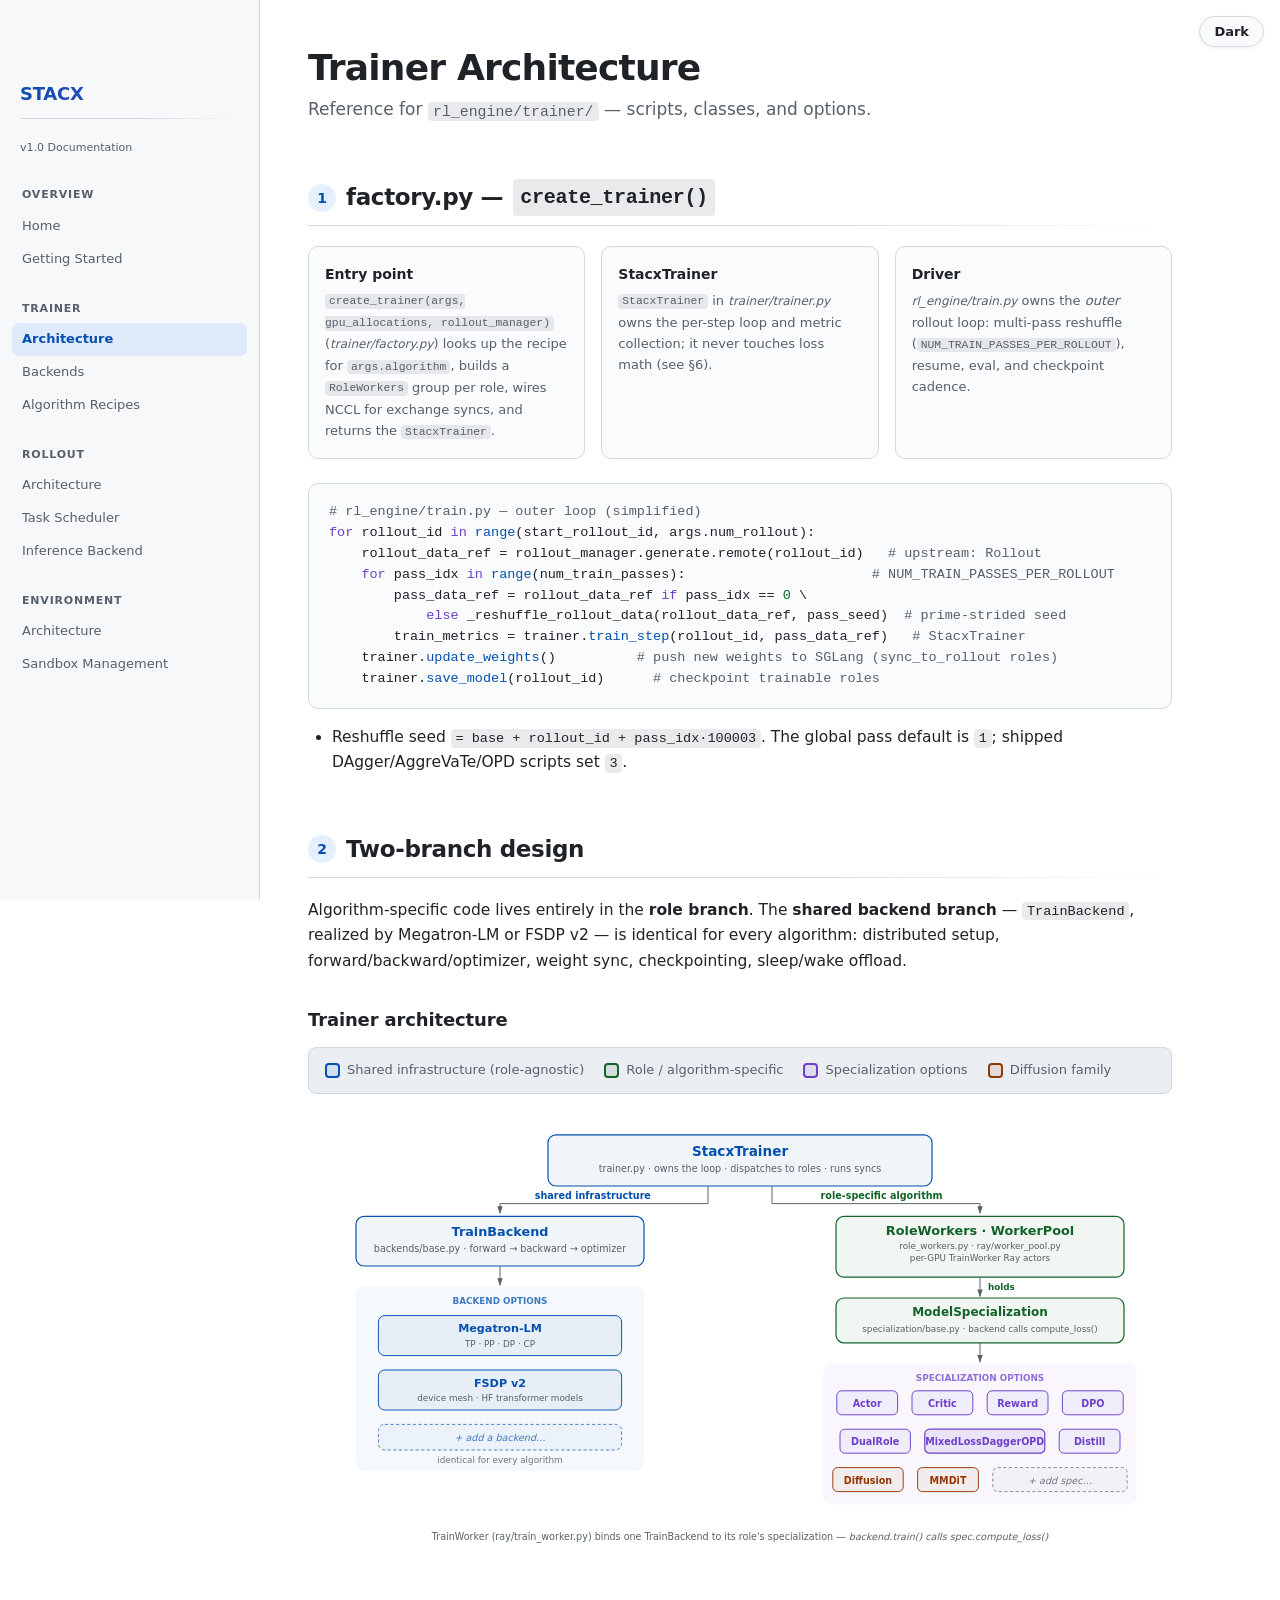
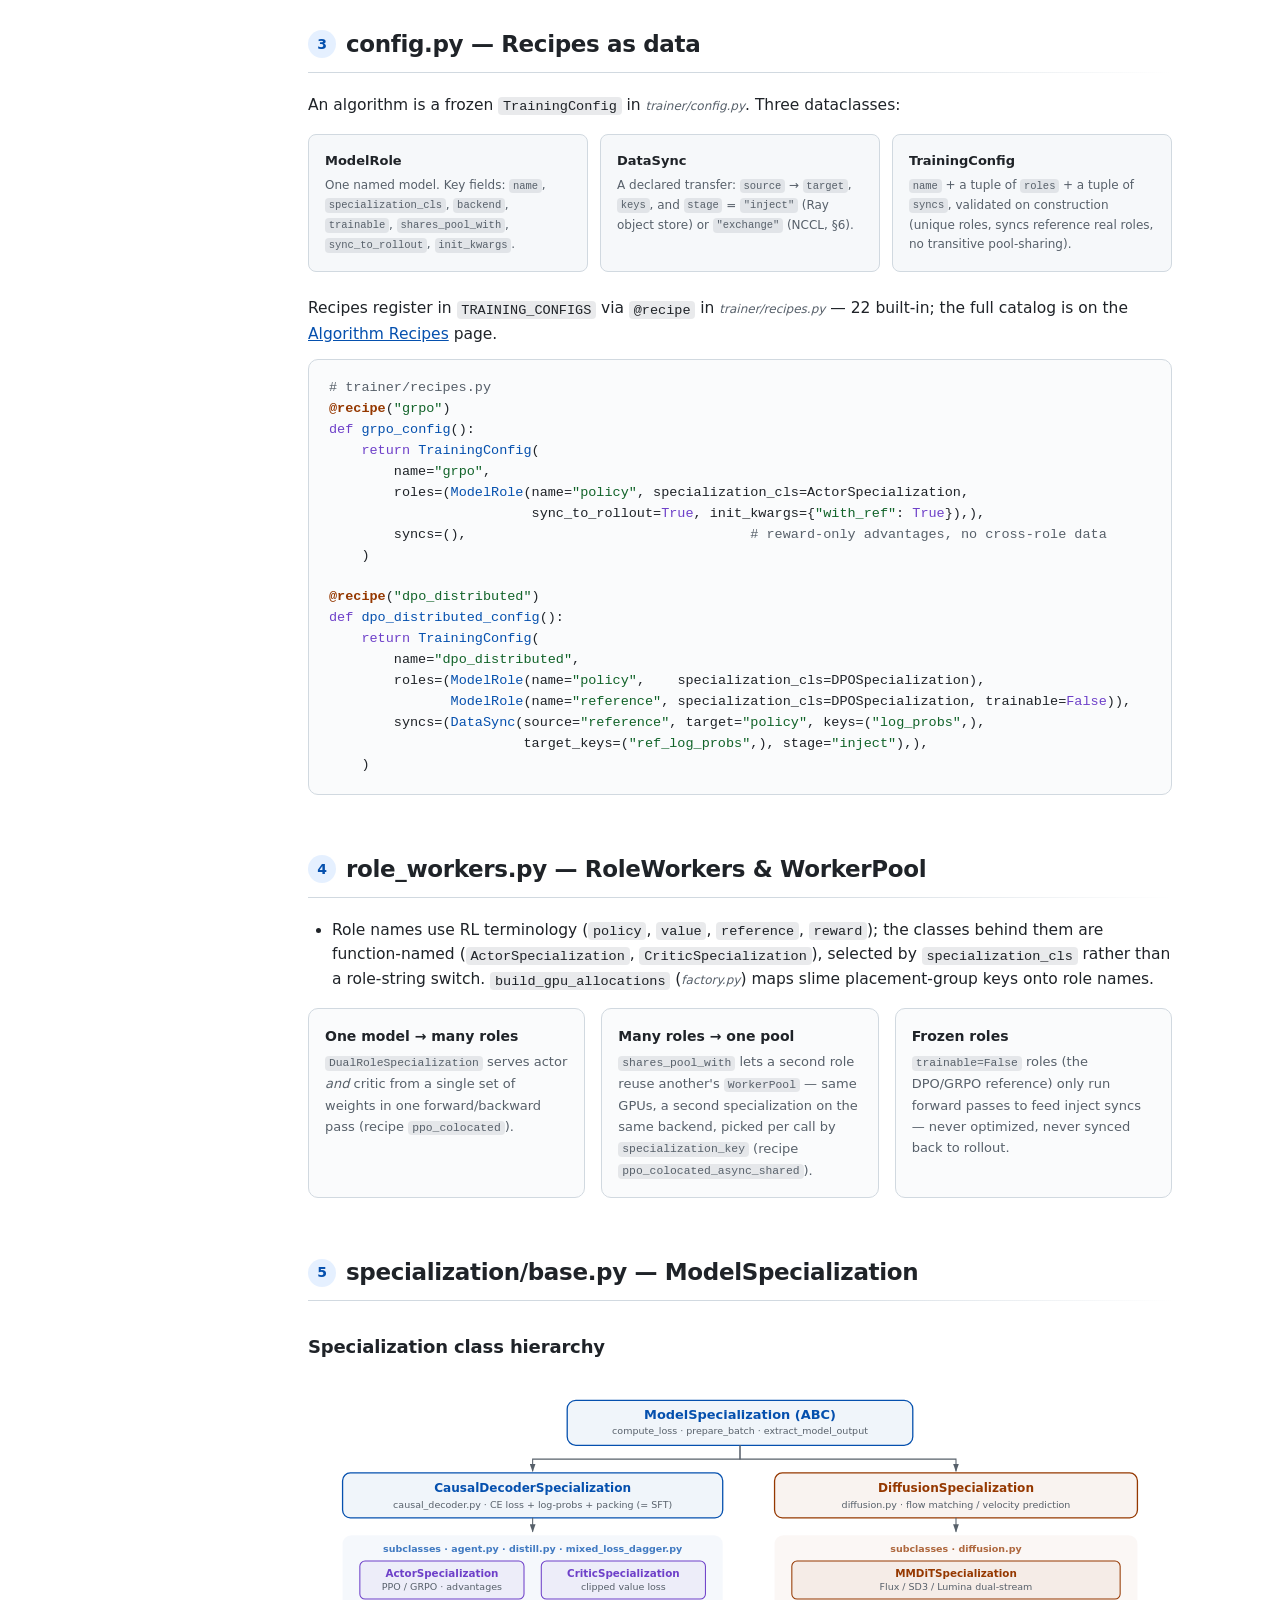
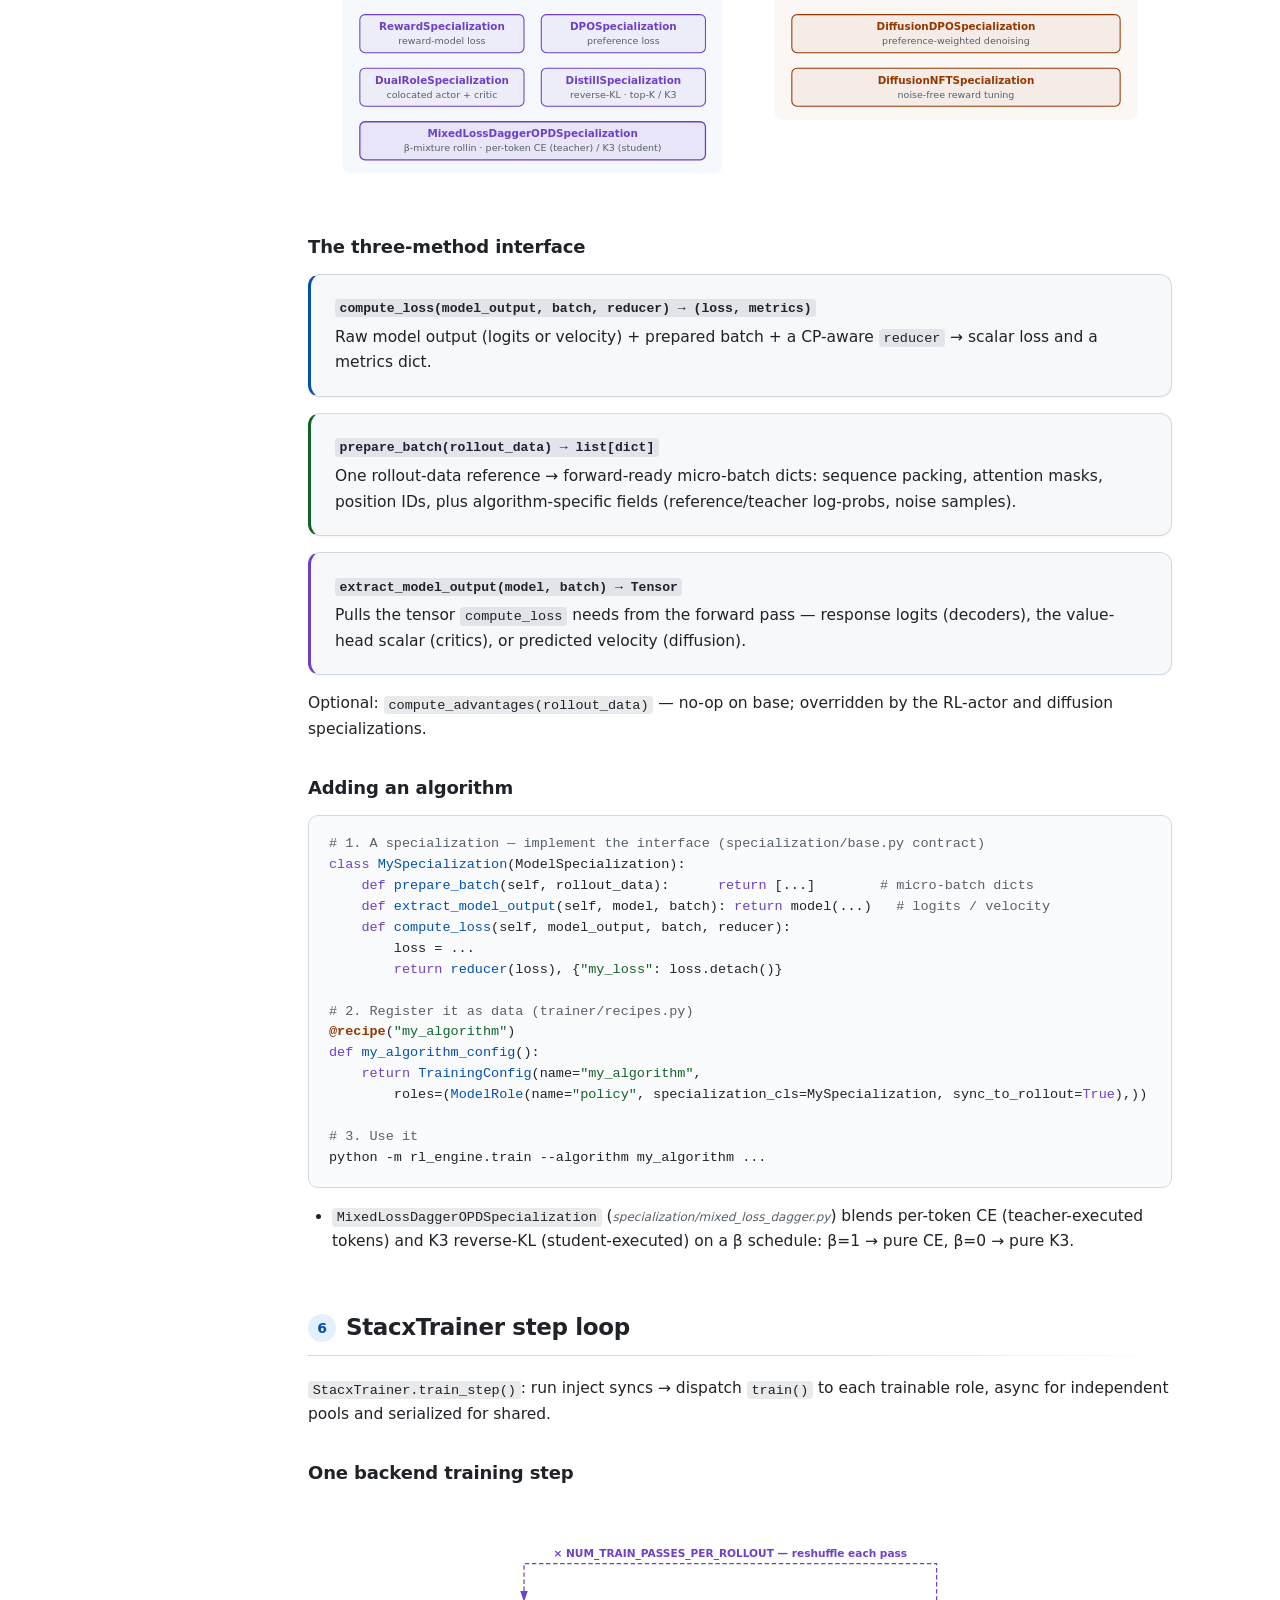
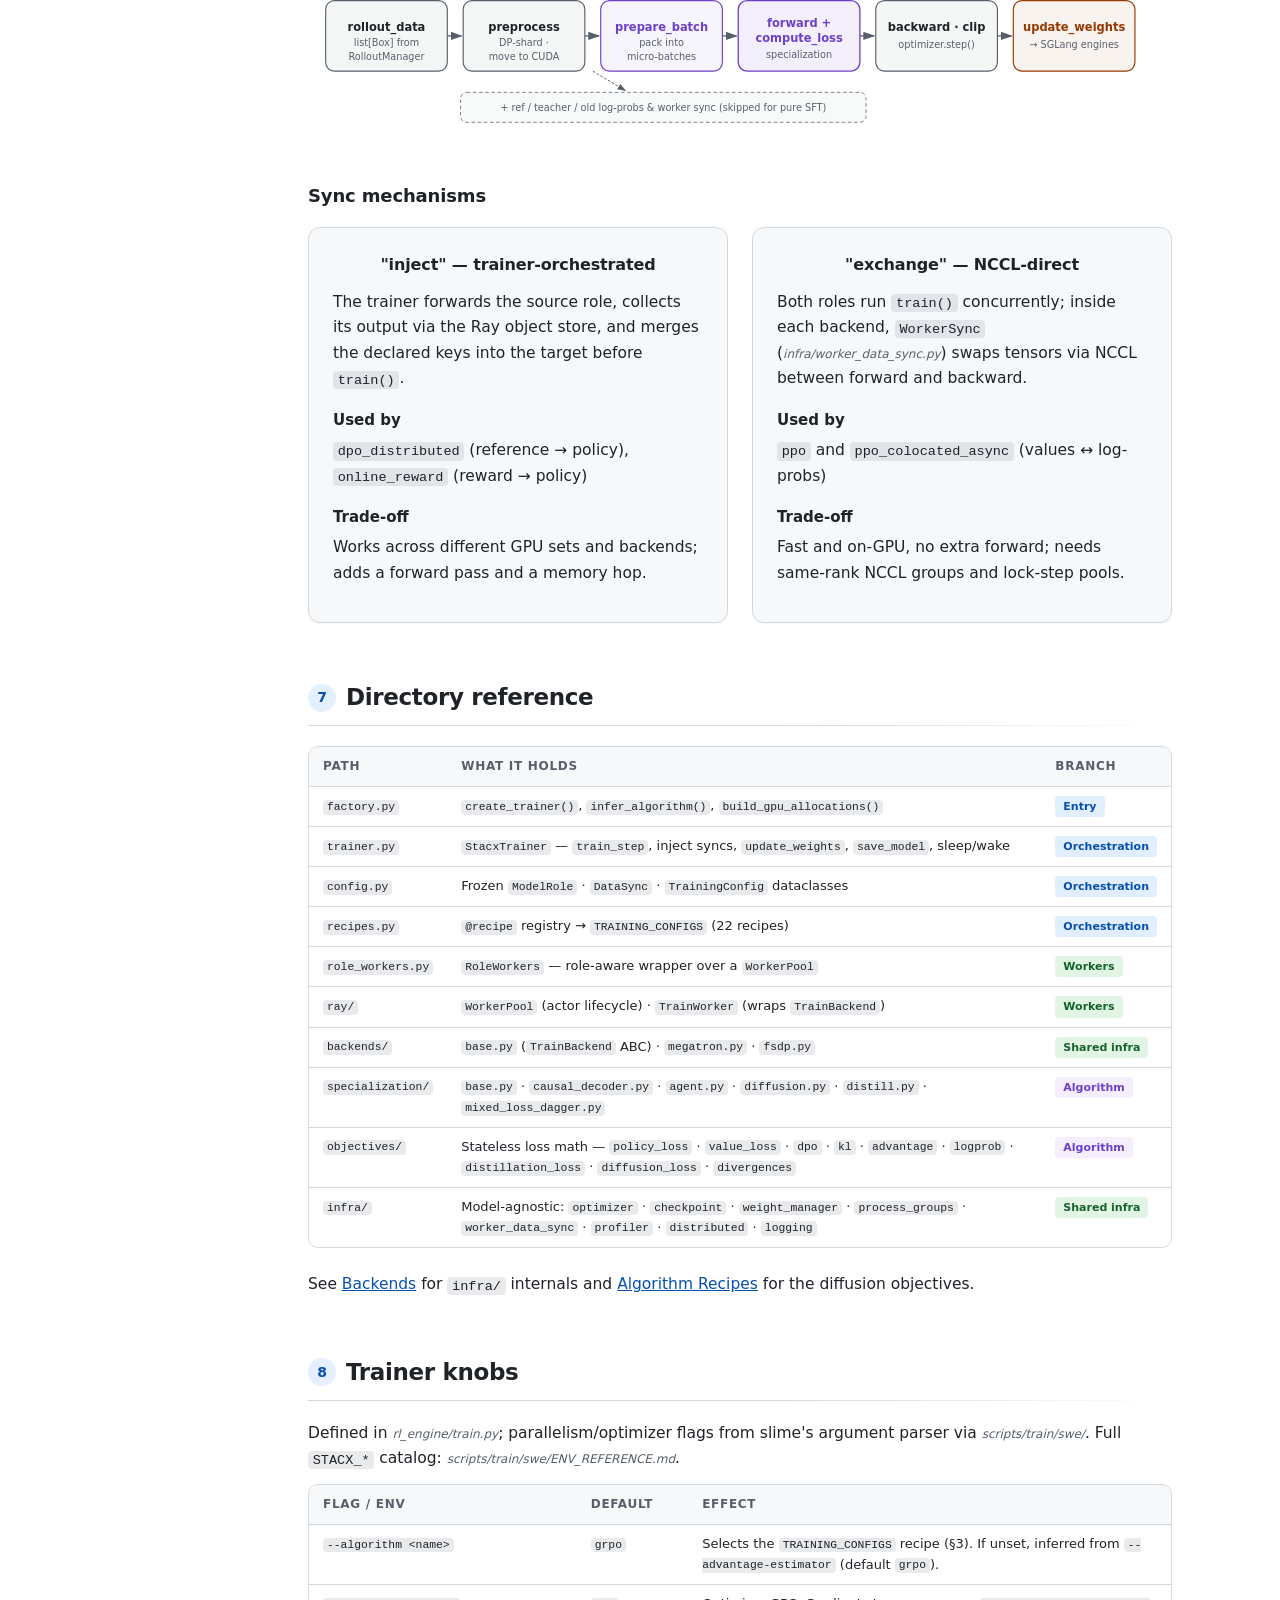
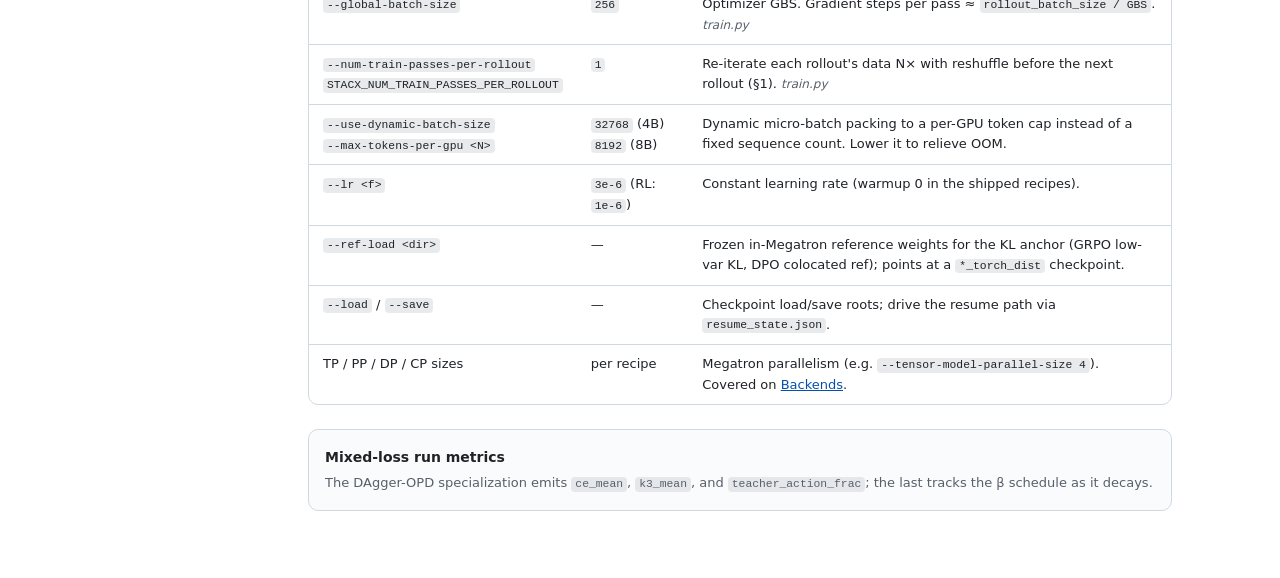
<file: docs/architecture.html>
<!DOCTYPE html>
<html lang="en">
<head>
<meta charset="UTF-8">
<meta name="viewport" content="width=device-width, initial-scale=1.0">
<title>Trainer Architecture — STACX</title>
<style>
/* STACX Documentation — Shared Stylesheet
   Dark theme */

:root {
  --bg: #ffffff;
  --surface: #f6f8fa;
  --surface2: #eaeef2;
  --border: #d1d9e0;
  --text: #1f2328;
  --text-dim: #57606a;
  --accent-blue: #0550ae;
  --accent-green: #116329;
  --accent-orange: #953800;
  --accent-purple: #6e40c9;
  --accent-red: #cf222e;
  --accent-cyan: #0c5a6d;
  --nav-width: 260px;
}

[data-theme="dark"] {
  --bg: #0d1117;
  --surface: #161b22;
  --surface2: #1c2128;
  --border: #30363d;
  --text: #e6edf3;
  --text-dim: #8b949e;
  --accent-blue: #58a6ff;
  --accent-green: #3fb950;
  --accent-orange: #d29922;
  --accent-purple: #bc8cff;
  --accent-red: #f85149;
  --accent-cyan: #56d4dd;
}

* { margin: 0; padding: 0; box-sizing: border-box; }

body {
  background: var(--bg);
  color: var(--text);
  font-family: -apple-system, BlinkMacSystemFont, 'SF Pro Display', 'Segoe UI', system-ui, sans-serif;
  line-height: 1.6;
}

/* ── Navigation Sidebar ────────────────────────────────── */

.nav-sidebar {
  position: fixed;
  top: 0; left: 0;
  width: var(--nav-width);
  height: 100vh;
  background: var(--surface);
  border-right: 1px solid var(--border);
  padding: 24px 0;
  overflow-y: auto;
  z-index: 100;
}

.nav-logo {
  padding: 0 20px;
  margin-bottom: 24px;
}

.nav-logo h2 {
  font-size: 18px;
  font-weight: 700;
  background: linear-gradient(135deg, var(--accent-blue), var(--accent-purple));
  -webkit-background-clip: text;
  -webkit-text-fill-color: transparent;
  background-clip: text;
}

.nav-logo .version {
  font-size: 11px;
  color: var(--text-dim);
  margin-top: 2px;
}

.nav-section {
  padding: 0 12px;
  margin-bottom: 8px;
}

.nav-section-title {
  font-size: 11px;
  font-weight: 600;
  text-transform: uppercase;
  letter-spacing: 0.8px;
  color: var(--text-dim);
  padding: 8px 8px 4px 8px;
}

.nav-link {
  display: block;
  padding: 6px 12px;
  border-radius: 6px;
  color: var(--text-dim);
  text-decoration: none;
  font-size: 13px;
  transition: all 0.15s;
}

.nav-link:hover {
  background: var(--surface2);
  color: var(--text);
}

.nav-link.active {
  background: rgba(56, 139, 253, 0.12);
  color: var(--accent-blue);
  font-weight: 500;
}

.nav-link .placeholder-tag {
  font-size: 9px;
  padding: 1px 5px;
  border-radius: 3px;
  background: rgba(139, 148, 158, 0.15);
  color: var(--text-dim);
  margin-left: 6px;
  vertical-align: middle;
}

/* ── Main Content ──────────────────────────────────────── */

.main-content {
  margin-left: var(--nav-width);
  padding: 48px 48px 80px 48px;
  max-width: 960px;
}

h1 {
  font-size: 32px;
  font-weight: 700;
  margin-bottom: 8px;
  background: linear-gradient(135deg, var(--accent-blue), var(--accent-purple));
  -webkit-background-clip: text;
  -webkit-text-fill-color: transparent;
  background-clip: text;
}

.page-subtitle {
  color: var(--text-dim);
  font-size: 15px;
  margin-bottom: 40px;
}

h2 {
  font-size: 22px;
  font-weight: 600;
  margin: 48px 0 16px 0;
  padding-bottom: 8px;
  border-bottom: 1px solid var(--border);
  display: flex;
  align-items: center;
  gap: 10px;
}

h2 .num {
  display: inline-flex;
  align-items: center;
  justify-content: center;
  width: 28px;
  height: 28px;
  border-radius: 50%;
  background: var(--accent-blue);
  color: var(--bg);
  font-size: 14px;
  font-weight: 700;
  flex-shrink: 0;
}

h3 {
  font-size: 17px;
  font-weight: 600;
  margin: 28px 0 10px 0;
  color: var(--accent-blue);
}

h4 {
  font-size: 14px;
  font-weight: 600;
  margin: 16px 0 6px 0;
  color: var(--accent-green);
}

p { margin-bottom: 12px; font-size: 14px; }

ul, ol {
  margin: 8px 0 16px 24px;
  font-size: 14px;
}

li { margin-bottom: 4px; }

/* ── Cards ─────────────────────────────────────────────── */

.card {
  background: var(--surface);
  border: 1px solid var(--border);
  border-radius: 10px;
  padding: 20px 24px;
  margin-bottom: 16px;
}

.card.blue   { border-left: 3px solid var(--accent-blue); }
.card.green  { border-left: 3px solid var(--accent-green); }
.card.orange { border-left: 3px solid var(--accent-orange); }
.card.purple { border-left: 3px solid var(--accent-purple); }
.card.red    { border-left: 3px solid var(--accent-red); }
.card.cyan   { border-left: 3px solid var(--accent-cyan); }

.card h4 { margin-top: 0; }
.card p:last-child { margin-bottom: 0; }

/* ── Callout Grid ──────────────────────────────────────── */

.callout-grid {
  display: grid;
  grid-template-columns: repeat(auto-fit, minmax(260px, 1fr));
  gap: 16px;
  margin: 16px 0 24px 0;
}

.callout {
  background: var(--surface2);
  border: 1px solid var(--border);
  border-radius: 8px;
  padding: 16px;
}

.callout h4 {
  font-size: 14px;
  font-weight: 600;
  margin: 0 0 4px 0;
}

.callout p {
  font-size: 13px;
  color: var(--text-dim);
  margin: 0;
}

/* ── Code ──────────────────────────────────────────────── */

code {
  font-family: 'SF Mono', 'Fira Code', 'Consolas', monospace;
  font-size: 12px;
  background: rgba(110, 118, 129, 0.15);
  padding: 2px 6px;
  border-radius: 4px;
}

pre {
  background: var(--surface2);
  border: 1px solid var(--border);
  border-radius: 8px;
  padding: 16px 20px;
  overflow-x: auto;
  font-family: 'SF Mono', 'Fira Code', 'Consolas', monospace;
  font-size: 12px;
  line-height: 1.6;
  margin: 10px 0 16px 0;
  color: var(--text);
}

pre code {
  background: none;
  padding: 0;
  font-size: inherit;
}

.code-ref {
  font-family: 'SF Mono', 'Fira Code', monospace;
  font-size: 12px;
  color: var(--accent-orange);
  background: rgba(210, 153, 34, 0.1);
  padding: 2px 6px;
  border-radius: 4px;
}

.file-ref {
  color: var(--text-dim);
  font-size: 12px;
  font-style: italic;
}

/* syntax coloring in pre blocks */
.kw { color: var(--accent-purple); }
.fn { color: var(--accent-blue); }
.cm { color: var(--text-dim); }
.st { color: var(--accent-green); }
.ar { color: var(--accent-orange); font-weight: 600; }

/* ── Tables ────────────────────────────────────────────── */

table {
  width: 100%;
  border-collapse: collapse;
  margin: 12px 0 24px 0;
  font-size: 13px;
}

th {
  text-align: left;
  padding: 10px 12px;
  border-bottom: 2px solid var(--border);
  color: var(--accent-blue);
  font-weight: 600;
}

td {
  padding: 8px 12px;
  border-bottom: 1px solid var(--border);
}

tr:hover td {
  background: rgba(56, 139, 253, 0.04);
}

/* ── Flow Diagrams ─────────────────────────────────────── */

.diagram {
  background: var(--surface);
  border: 1px solid var(--border);
  border-radius: 10px;
  padding: 24px;
  margin: 16px 0;
  overflow-x: auto;
}

.diagram pre {
  background: none;
  border: none;
  padding: 0;
  margin: 0;
  color: var(--text-dim);
}

/* ── Tags / Badges ─────────────────────────────────────── */

.tag {
  display: inline-block;
  padding: 2px 8px;
  border-radius: 4px;
  font-size: 11px;
  font-weight: 600;
}

.tag-blue   { background: rgba(56, 139, 253, 0.15); color: var(--accent-blue); }
.tag-green  { background: rgba(63, 185, 80, 0.15); color: var(--accent-green); }
.tag-orange { background: rgba(210, 153, 34, 0.15); color: var(--accent-orange); }
.tag-purple { background: rgba(188, 140, 255, 0.15); color: var(--accent-purple); }
.tag-red    { background: rgba(248, 81, 73, 0.15); color: var(--accent-red); }

/* ── Placeholder Banner ────────────────────────────────── */

.placeholder-banner {
  background: var(--surface2);
  border: 1px dashed var(--border);
  border-radius: 10px;
  padding: 48px 32px;
  text-align: center;
  margin: 32px 0;
}

.placeholder-banner h3 {
  color: var(--text-dim);
  margin-bottom: 8px;
}

.placeholder-banner p {
  color: var(--text-dim);
  font-size: 14px;
}

/* ── Comparison Grid ───────────────────────────────────── */

.comparison-grid {
  display: grid;
  grid-template-columns: 1fr 1fr;
  gap: 24px;
  margin: 16px 0;
}

.comparison-col {
  background: var(--surface);
  border: 1px solid var(--border);
  border-radius: 12px;
  padding: 24px;
  overflow-x: auto;
}

.comparison-col h3 {
  font-size: 16px;
  text-align: center;
  margin-top: 0;
}

/* ── Feature Grid ──────────────────────────────────────── */

.feature-grid {
  display: grid;
  grid-template-columns: repeat(auto-fit, minmax(200px, 1fr));
  gap: 12px;
  margin: 16px 0 24px 0;
}

.feature-item {
  background: var(--surface);
  border: 1px solid var(--border);
  border-radius: 8px;
  padding: 16px;
}

.feature-item h4 {
  margin: 0 0 4px 0;
  font-size: 13px;
}

.feature-item p {
  font-size: 12px;
  color: var(--text-dim);
  margin: 0;
}

/* ── Responsive ────────────────────────────────────────── */

@media (max-width: 900px) {
  .nav-sidebar { display: none; }
  .main-content { margin-left: 0; padding: 24px; }
  .comparison-grid { grid-template-columns: 1fr; }
}

.flow-chart {
  background: var(--surface);
  border: 1px solid var(--border);
  border-radius: 10px;
  padding: 24px;
  margin: 16px 0;
  overflow-x: auto;
}
.flow-node {
  display: inline-block;
  background: var(--surface2);
  border: 1px solid var(--border);
  border-radius: 6px;
  padding: 6px 14px;
  font-family: 'SF Mono', 'Fira Code', monospace;
  font-size: 12px;
  color: var(--accent-blue);
  margin: 4px 0;
}
.flow-node.flow-root {
  background: rgba(56,139,253,0.15);
  border-color: var(--accent-blue);
  font-weight: 600;
  font-size: 13px;
}
.flow-node.flow-small {
  font-size: 11px;
  padding: 4px 10px;
}
.flow-node.flow-green { color: var(--accent-green); border-color: var(--accent-green); }
.flow-node.flow-orange { color: var(--accent-orange); border-color: var(--accent-orange); }
.flow-node.flow-purple { color: var(--accent-purple); border-color: var(--accent-purple); }
.flow-children {
  margin-left: 28px;
  padding-left: 16px;
  border-left: 2px solid var(--border);
}
.flow-branch {
  position: relative;
  padding: 2px 0;
}
.flow-branch::before {
  content: '';
  position: absolute;
  left: -16px;
  top: 14px;
  width: 16px;
  height: 0;
  border-top: 2px solid var(--border);
}

.theme-toggle {
  position: fixed;
  top: 16px;
  right: 16px;
  z-index: 200;
  background: var(--surface);
  border: 1px solid var(--border);
  border-radius: 8px;
  padding: 6px 12px;
  color: var(--text);
  font-size: 13px;
  cursor: pointer;
  transition: all 0.2s;
  font-family: inherit;
}
.theme-toggle:hover {
  background: var(--surface2);
  border-color: var(--accent-blue);
}
/* shared: readable content links in both themes */
.main-content a, .main-content a code { color: var(--accent-blue); }
.main-content a:hover { color: var(--accent-cyan); }

/* ── page-local (architecture.html) ────────────────────── */
.branch-legend {
  display: flex;
  gap: 20px;
  flex-wrap: wrap;
  align-items: center;
  margin: 4px 0 16px 0;
  padding: 12px 16px;
  background: var(--surface2);
  border: 1px solid var(--border);
  border-radius: 8px;
  font-size: 13px;
  color: var(--text-dim);
}
.branch-legend > div { display: flex; align-items: center; gap: 7px; }
.branch-legend .sw { width: 15px; height: 15px; border-radius: 4px; flex-shrink: 0; }

/* ── Refinement layer: typography, response, materials ── */

html { scroll-behavior: smooth; scroll-padding-top: 24px; }

body {
  -webkit-font-smoothing: antialiased;
  text-rendering: optimizeLegibility;
  font-optical-sizing: auto;
}

::selection { background: rgba(56, 139, 253, 0.22); }

/* Type — size-specific tracking and leading */
h1 {
  background: none;
  -webkit-text-fill-color: var(--text);
  color: var(--text);
  letter-spacing: -0.022em;
  line-height: 1.15;
  text-wrap: balance;
}
h2 { letter-spacing: -0.015em; text-wrap: balance; }
h3 { letter-spacing: -0.008em; }
p { font-size: 14.5px; line-height: 1.65; }
ul, ol { font-size: 14.5px; }
li { line-height: 1.6; }
.page-subtitle { font-size: 16px; text-wrap: pretty; }

/* Quieter chrome — tint instead of fill, neutral table headers */
h2 .num {
  background: rgba(56, 139, 253, 0.13);
  color: var(--accent-blue);
  font-weight: 650;
}
th {
  color: var(--text-dim);
  font-size: 12px;
  text-transform: uppercase;
  letter-spacing: 0.06em;
}
table { font-variant-numeric: tabular-nums; }

/* Gentle depth on resting surfaces */
.card, .diagram, .comparison-col { box-shadow: 0 1px 2px rgba(16, 24, 40, 0.04); }

/* Response — feedback on press, not just hover */
.nav-link, .theme-toggle, .hero-card, .view-toggle-btn {
  transition: background 0.15s ease-out, color 0.15s ease-out,
              border-color 0.15s ease-out, transform 0.15s ease-out;
}
.nav-link:active, .view-toggle-btn:active { transform: scale(0.98); transition-duration: 0.05s; }
.theme-toggle:active { transform: scale(0.96); transition-duration: 0.05s; }
.hero-card:active { transform: translateY(0) scale(0.99); transition-duration: 0.05s; }
.main-content a:active { opacity: 0.65; }

:focus-visible { outline: 2px solid var(--accent-blue); outline-offset: 2px; border-radius: 4px; }

.nav-sidebar { scrollbar-width: thin; }

/* Floating chrome reads as material — content scrolls beneath it */
.theme-toggle {
  background: color-mix(in srgb, var(--surface) 72%, transparent);
  backdrop-filter: blur(12px) saturate(180%);
  -webkit-backdrop-filter: blur(12px) saturate(180%);
  box-shadow: 0 1px 3px rgba(16, 24, 40, 0.07);
}

@media (prefers-reduced-motion: reduce) {
  html { scroll-behavior: auto; }
  *, *::before, *::after { transition-duration: 0.01ms !important; animation: none !important; }
}
@media (prefers-reduced-transparency: reduce) {
  .theme-toggle {
    background: var(--surface);
    backdrop-filter: none;
    -webkit-backdrop-filter: none;
  }
}

/* ── Refinement layer v2: beauty pass ── */

/* Sidebar — calmer rhythm, tactile links */
.nav-sidebar { padding: 20px 0 28px; }
.nav-sidebar::-webkit-scrollbar { width: 8px; }
.nav-sidebar::-webkit-scrollbar-thumb { background: var(--border); border-radius: 4px; }
.nav-logo { padding: 4px 20px 0; margin-bottom: 20px; }
.nav-section { margin-bottom: 14px; }
.nav-section-title { padding: 10px 10px 6px; }
.nav-link { padding: 6px 10px; border-radius: 7px; }
.nav-link.active { font-weight: 600; }

/* Section rules — the divider fades out instead of cutting across */
h2 { border-bottom: none; padding-bottom: 10px; position: relative; margin-top: 52px; }
h2::after {
  content: ""; position: absolute; left: 0; right: 0; bottom: 0; height: 1px;
  background: linear-gradient(90deg, var(--border) 55%, transparent);
}

/* Surfaces — rounder, softer */
.card, .diagram, .comparison-col { border-radius: 12px; }
pre, .callout { border-radius: 10px; }

/* Tables — enclosed, rounded, quiet */
table {
  border-collapse: separate; border-spacing: 0;
  border: 1px solid var(--border); border-radius: 10px; overflow: hidden;
}
th { background: var(--surface); border-bottom: 1px solid var(--border); padding: 10px 14px; }
td { padding: 9px 14px; }
tr:last-child td { border-bottom: none; }
th:first-child { border-top-left-radius: 9px; }
th:last-child { border-top-right-radius: 9px; }
tr:last-child td:first-child { border-bottom-left-radius: 9px; }
tr:last-child td:last-child { border-bottom-right-radius: 9px; }

/* Floating toggle as a pill */
.theme-toggle { border-radius: 999px; padding: 7px 14px; font-weight: 600; }

/* Landing hero — faint atmospheric wash, icon chips, deeper card lift */
.hero { position: relative; }
.hero::before {
  content: ""; position: absolute; inset: -48px -80px 0; z-index: -1; pointer-events: none;
  background:
    radial-gradient(55% 45% at 50% 0%, rgba(56, 139, 253, 0.07), transparent 70%),
    radial-gradient(35% 35% at 82% 12%, rgba(188, 140, 255, 0.05), transparent 70%);
}
.hero h1 { font-size: 54px; letter-spacing: -0.03em; }
.hero .tagline { font-size: 19px; text-wrap: pretty; }
.hero-card {
  border-radius: 14px; padding: 26px 24px;
  box-shadow: 0 1px 2px rgba(16, 24, 40, 0.04);
}
.hero-card:hover {
  transform: translateY(-3px);
  box-shadow: 0 10px 28px rgba(16, 24, 40, 0.08);
}
.hero-card .icon {
  width: 46px; height: 46px; display: inline-grid; place-items: center;
  background: var(--surface2); border-radius: 12px;
  font-size: 22px; margin-bottom: 14px;
}

/* ── Refinement v3: professional pass (external design review) ── */

html { color-scheme: light; }
[data-theme="dark"] { color-scheme: dark; }

/* Type scale — larger, less compressed */
body { font-size: 15.5px; }
p, ul, ol { font-size: inherit; }
h1 { font-size: 36px; line-height: 1.12; }
h2 { font-size: 23px; margin: 56px 0 20px; }
h3 { font-size: 18px; margin: 32px 0 12px; }
h4 { font-size: 15px; }
.page-subtitle { font-size: 17px; line-height: 1.55; max-width: 70ch; margin-bottom: 48px; }

/* One accent — headings are neutral ink */
h3, h4 { color: var(--text); }

/* Code — relative inline sizing, comfortable blocks */
code { font-size: 0.875em; padding: 0.12em 0.35em; border-radius: 4px; }
pre { font-size: 13.5px; line-height: 1.55; padding: 18px 20px; tab-size: 2; }
pre code { font-size: inherit; padding: 0; }

/* Tables scroll instead of squeezing */
.table-scroll { overflow-x: auto; margin: 12px 0 24px; border: 1px solid var(--border); border-radius: 10px; }
.table-scroll table { min-width: 640px; margin: 0; border: 0; }
td { vertical-align: top; line-height: 1.55; }

/* Diagrams — legible labels, editorial captions */
.diagram svg, .arch-diagram svg { display: block; width: 100%; height: auto; }
.diagram svg text[font-size="9"], .diagram svg text[font-size="10"],
.arch-diagram svg text[font-size="9"], .arch-diagram svg text[font-size="10"] { font-size: 11px; }
.fig-caption { font-style: normal; text-align: left; font-size: 12.5px; margin: 10px 0 12px; max-width: none; }

/* Landing hero actions + icon chips */
.hero-actions { display: flex; justify-content: center; gap: 10px; margin: 26px 0 8px; }
.main-content a.button-primary, .main-content a.button-secondary {
  display: inline-flex; align-items: center; gap: 7px;
  padding: 9px 16px; border-radius: 8px; font-size: 14px; font-weight: 600; text-decoration: none;
  transition: background 0.15s ease-out, border-color 0.15s ease-out,
              filter 0.15s ease-out, transform 0.15s ease-out;
}
.main-content a.button-primary { background: var(--accent-blue); color: #fff; }
.main-content a.button-primary:hover { filter: brightness(1.1); color: #fff; }
.main-content a.button-secondary { border: 1px solid var(--border); background: var(--surface); color: var(--text); }
.main-content a.button-secondary:hover { border-color: var(--accent-blue); color: var(--text); }
.main-content a.button-primary:active, .main-content a.button-secondary:active { transform: scale(0.97); }
.hero-card .icon svg { width: 22px; height: 22px; color: var(--accent-blue); }

/* Mobile navigation — header + slide-in sidebar */
.mobile-header { display: none; }
@media (max-width: 900px) {
  .mobile-header {
    display: flex; position: sticky; top: 0; z-index: 220; height: 52px;
    align-items: center; justify-content: space-between; padding: 0 16px;
    background: var(--bg);
    background: color-mix(in srgb, var(--bg) 88%, transparent);
    backdrop-filter: blur(12px); -webkit-backdrop-filter: blur(12px);
    border-bottom: 1px solid var(--border);
  }
  .mobile-header .mh-brand { font-weight: 700; font-size: 16px; color: var(--text); text-decoration: none; }
  .nav-toggle {
    background: var(--surface); border: 1px solid var(--border); border-radius: 8px;
    padding: 6px 14px; font: inherit; font-size: 13.5px; font-weight: 600;
    color: var(--text); cursor: pointer;
  }
  .nav-sidebar {
    display: block; z-index: 240; transform: translateX(-100%);
    transition: transform 200ms cubic-bezier(0.23, 1, 0.32, 1);
    box-shadow: 0 12px 40px rgba(0, 0, 0, 0.18);
  }
  .nav-sidebar[data-open="true"] { transform: none; }
  .mobile-header ~ .theme-toggle { top: 62px; }
}
@media (prefers-reduced-motion: reduce) {
  .nav-sidebar { transition: none; }
}

/* ── Coding font + chromeless figures ── */
code, pre, .code-ref {
  font-family: ui-monospace, "SF Mono", Menlo, "JetBrains Mono", "Fira Code", Consolas, monospace;
}
.diagram, .arch-diagram { background: none; border: none; box-shadow: none; padding: 12px 0; }

/* ── Lighter surfaces for code blocks and callouts ── */
pre, .callout {
  background: var(--surface);
  background: color-mix(in srgb, var(--surface) 55%, var(--bg));
}
</style>
<script>try{if(localStorage.getItem('stacx-theme')==='dark')document.documentElement.setAttribute('data-theme','dark');}catch(e){}</script>
</head>
<body>
<header class="mobile-header"><a class="mh-brand" href="index.html">STACX</a><button class="nav-toggle" type="button" aria-controls="docsNav" aria-expanded="false">Menu</button></header>

<nav class="nav-sidebar" id="docsNav">
  <div class="nav-logo">
    <h2>STACX</h2>
    <div class="version">v1.0 Documentation</div>
  </div>
  <div class="nav-section">
    <div class="nav-section-title">Overview</div>
    <a href="index.html" class="nav-link">Home</a>
    <a href="getting-started.html" class="nav-link">Getting Started</a>
  </div>
  <div class="nav-section">
    <div class="nav-section-title">Trainer</div>
    <a href="architecture.html" class="nav-link active">Architecture</a>
    <a href="backends.html" class="nav-link">Backends</a>
    <a href="recipes.html" class="nav-link">Algorithm Recipes</a>
  </div>
  <div class="nav-section">
    <div class="nav-section-title">Rollout</div>
    <a href="rollout.html" class="nav-link">Architecture</a>
    <a href="rollout-scheduler.html" class="nav-link">Task Scheduler</a>
    <a href="rollout-inference.html" class="nav-link">Inference Backend</a>
  </div>
  <div class="nav-section">
    <div class="nav-section-title">Environment</div>
    <a href="environment.html" class="nav-link">Architecture</a>
    <a href="env-sandbox.html" class="nav-link">Sandbox Management</a>
  </div>

</nav>

<div class="main-content">

<h1>Trainer Architecture</h1>
<p class="page-subtitle">Reference for <code>rl_engine/trainer/</code> — scripts, classes, and options.</p>

<!-- ── Section 1 ─────────────────────────────────────────── -->
<h2><span class="num">1</span> factory.py — <code>create_trainer()</code></h2>

<div class="callout-grid">
  <div class="callout">
    <h4>Entry point</h4>
    <p><code>create_trainer(args, gpu_allocations, rollout_manager)</code> (<span class="file-ref">trainer/factory.py</span>) looks up the recipe for <code>args.algorithm</code>, builds a <code>RoleWorkers</code> group per role, wires NCCL for exchange syncs, and returns the <code>StacxTrainer</code>.</p>
  </div>
  <div class="callout">
    <h4>StacxTrainer</h4>
    <p><code>StacxTrainer</code> in <span class="file-ref">trainer/trainer.py</span> owns the per-step loop and metric collection; it never touches loss math (see §6).</p>
  </div>
  <div class="callout">
    <h4>Driver</h4>
    <p><span class="file-ref">rl_engine/train.py</span> owns the <em>outer</em> rollout loop: multi-pass reshuffle (<code>NUM_TRAIN_PASSES_PER_ROLLOUT</code>), resume, eval, and checkpoint cadence.</p>
  </div>
</div>

<pre><code><span class="cm"># rl_engine/train.py — outer loop (simplified)</span>
<span class="kw">for</span> rollout_id <span class="kw">in</span> <span class="fn">range</span>(start_rollout_id, args.num_rollout):
    rollout_data_ref = rollout_manager.generate.remote(rollout_id)   <span class="cm"># upstream: Rollout</span>
    <span class="kw">for</span> pass_idx <span class="kw">in</span> <span class="fn">range</span>(num_train_passes):                       <span class="cm"># NUM_TRAIN_PASSES_PER_ROLLOUT</span>
        pass_data_ref = rollout_data_ref <span class="kw">if</span> pass_idx == <span class="st">0</span> \
            <span class="kw">else</span> _reshuffle_rollout_data(rollout_data_ref, pass_seed)  <span class="cm"># prime-strided seed</span>
        train_metrics = trainer.<span class="fn">train_step</span>(rollout_id, pass_data_ref)   <span class="cm"># StacxTrainer</span>
    trainer.<span class="fn">update_weights</span>()          <span class="cm"># push new weights to SGLang (sync_to_rollout roles)</span>
    trainer.<span class="fn">save_model</span>(rollout_id)      <span class="cm"># checkpoint trainable roles</span></code></pre>

<ul>
  <li>Reshuffle seed <code>= base + rollout_id + pass_idx·100003</code>. The global pass default is <code>1</code>; shipped DAgger/AggreVaTe/OPD scripts set <code>3</code>.</li>
</ul>

<!-- ── Section 2 ─────────────────────────────────────────── -->
<h2><span class="num">2</span> Two-branch design</h2>

<p>Algorithm-specific code lives entirely in the <strong>role branch</strong>. The <strong>shared backend branch</strong> — <code>TrainBackend</code>, realized by Megatron-LM or FSDP v2 — is identical for every algorithm: distributed setup, forward/backward/optimizer, weight sync, checkpointing, sleep/wake offload.</p>

<h3>Trainer architecture</h3>

<div class="branch-legend">
  <div><span class="sw" style="background:rgba(5,80,174,0.10);border:2px solid var(--accent-blue)"></span>Shared infrastructure (role-agnostic)</div>
  <div><span class="sw" style="background:rgba(17,99,41,0.10);border:2px solid var(--accent-green)"></span>Role / algorithm-specific</div>
  <div><span class="sw" style="background:rgba(110,64,201,0.10);border:2px solid var(--accent-purple)"></span>Specialization options</div>
  <div><span class="sw" style="background:rgba(149,56,0,0.10);border:2px solid var(--accent-orange)"></span>Diffusion family</div>
</div>

<div class="diagram" style="text-align:center">
<svg viewBox="0 0 1000 545" xmlns="http://www.w3.org/2000/svg" role="img" aria-labelledby="tra-title tra-desc" style="display:block;margin:0 auto;max-width:800px;height:auto;" font-family="system-ui, sans-serif">
  <title id="tra-title">STACX Trainer Architecture</title>
  <desc id="tra-desc">StacxTrainer forks into a shared TrainBackend branch (Megatron / FSDP) and a role-specific RoleWorkers to ModelSpecialization branch.</desc>
  <defs>
    <marker id="tra-a" viewBox="0 0 10 7" refX="9" refY="3.5" markerWidth="8" markerHeight="6" orient="auto"><path d="M0,0 L10,3.5 L0,7z" style="fill:var(--text-dim)"/></marker>
  </defs>

  <!-- StacxTrainer -->
  <rect x="260" y="16" width="480" height="64" rx="10" fill="rgba(5,80,174,0.06)" style="stroke:var(--accent-blue)" stroke-width="1.5"/>
  <text x="500" y="42" text-anchor="middle" style="fill:var(--accent-blue)" font-size="17" font-weight="700">StacxTrainer</text>
  <text x="500" y="63" text-anchor="middle" style="fill:var(--text-dim)" font-size="12">trainer.py · owns the loop · dispatches to roles · runs syncs</text>

  <!-- Branch elbows -->
  <path d="M 460 80 L 460 102 L 200 102 L 200 114" fill="none" style="stroke:var(--text-dim)" stroke-width="1.2" marker-end="url(#tra-a)"/>
  <text x="316" y="96" text-anchor="middle" style="fill:var(--accent-blue)" font-size="12" font-weight="600">shared infrastructure</text>
  <path d="M 540 80 L 540 102 L 800 102 L 800 114" fill="none" style="stroke:var(--text-dim)" stroke-width="1.2" marker-end="url(#tra-a)"/>
  <text x="677" y="96" text-anchor="middle" style="fill:var(--accent-green)" font-size="12" font-weight="600">role-specific algorithm</text>

  <!-- LEFT: TrainBackend -->
  <rect x="20" y="118" width="360" height="62" rx="10" fill="rgba(5,80,174,0.06)" style="stroke:var(--accent-blue)" stroke-width="1.5"/>
  <text x="200" y="143" text-anchor="middle" style="fill:var(--accent-blue)" font-size="16" font-weight="700">TrainBackend</text>
  <text x="200" y="163" text-anchor="middle" style="fill:var(--text-dim)" font-size="12">backends/base.py · forward → backward → optimizer</text>
  <line x1="200" y1="180" x2="200" y2="204" style="stroke:var(--text-dim)" stroke-width="1.2" marker-end="url(#tra-a)"/>

  <rect x="20" y="206" width="360" height="230" rx="10" fill="rgba(5,80,174,0.04)" stroke="none"/>
  <text x="200" y="228" text-anchor="middle" style="fill:var(--accent-blue)" font-size="11" font-weight="600" opacity="0.75">BACKEND OPTIONS</text>
  <rect x="48" y="242" width="304" height="50" rx="8" fill="rgba(5,80,174,0.06)" style="stroke:var(--accent-blue)" stroke-width="1.2"/>
  <text x="200" y="263" text-anchor="middle" style="fill:var(--accent-blue)" font-size="14" font-weight="700">Megatron-LM</text>
  <text x="200" y="281" text-anchor="middle" style="fill:var(--text-dim)" font-size="11">TP · PP · DP · CP</text>
  <rect x="48" y="310" width="304" height="50" rx="8" fill="rgba(5,80,174,0.06)" style="stroke:var(--accent-blue)" stroke-width="1.2"/>
  <text x="200" y="331" text-anchor="middle" style="fill:var(--accent-blue)" font-size="14" font-weight="700">FSDP v2</text>
  <text x="200" y="349" text-anchor="middle" style="fill:var(--text-dim)" font-size="11">device mesh · HF transformer models</text>
  <rect x="48" y="378" width="304" height="32" rx="8" fill="rgba(5,80,174,0.05)" style="stroke:var(--accent-blue)" stroke-width="1.2" stroke-dasharray="4 3" opacity="0.7"/>
  <text x="200" y="399" text-anchor="middle" style="fill:var(--accent-blue)" font-size="12" font-style="italic" opacity="0.75">+ add a backend…</text>
  <text x="200" y="426" text-anchor="middle" style="fill:var(--text-dim)" font-size="11" opacity="0.85">identical for every algorithm</text>

  <!-- RIGHT: RoleWorkers → ModelSpecialization -->
  <rect x="620" y="118" width="360" height="76" rx="10" fill="rgba(17,99,41,0.06)" style="stroke:var(--accent-green)" stroke-width="1.5"/>
  <text x="800" y="141" text-anchor="middle" style="fill:var(--accent-green)" font-size="16" font-weight="700">RoleWorkers · WorkerPool</text>
  <text x="800" y="159" text-anchor="middle" style="fill:var(--text-dim)" font-size="11">role_workers.py · ray/worker_pool.py</text>
  <text x="800" y="174" text-anchor="middle" style="fill:var(--text-dim)" font-size="11">per-GPU TrainWorker Ray actors</text>
  <line x1="800" y1="194" x2="800" y2="218" style="stroke:var(--text-dim)" stroke-width="1.2" marker-end="url(#tra-a)"/>
  <text x="810" y="210" style="fill:var(--accent-green)" font-size="11" font-weight="600">holds</text>

  <rect x="620" y="220" width="360" height="56" rx="10" fill="rgba(17,99,41,0.06)" style="stroke:var(--accent-green)" stroke-width="1.5"/>
  <text x="800" y="243" text-anchor="middle" style="fill:var(--accent-green)" font-size="15" font-weight="700">ModelSpecialization</text>
  <text x="800" y="262" text-anchor="middle" style="fill:var(--text-dim)" font-size="11">specialization/base.py · backend calls compute_loss()</text>
  <line x1="800" y1="276" x2="800" y2="300" style="stroke:var(--text-dim)" stroke-width="1.2" marker-end="url(#tra-a)"/>

  <rect x="604" y="302" width="392" height="176" rx="10" fill="rgba(110,64,201,0.04)" stroke="none"/>
  <text x="800" y="324" text-anchor="middle" style="fill:var(--accent-purple)" font-size="11" font-weight="600" opacity="0.75">SPECIALIZATION OPTIONS</text>
  <!-- row 1 -->
  <rect x="621" y="336" width="76" height="30" rx="6" fill="rgba(110,64,201,0.06)" style="stroke:var(--accent-purple)" stroke-width="1.2"/>
  <text x="659" y="356" text-anchor="middle" style="fill:var(--accent-purple)" font-size="12" font-weight="600">Actor</text>
  <rect x="715" y="336" width="76" height="30" rx="6" fill="rgba(110,64,201,0.06)" style="stroke:var(--accent-purple)" stroke-width="1.2"/>
  <text x="753" y="356" text-anchor="middle" style="fill:var(--accent-purple)" font-size="12" font-weight="600">Critic</text>
  <rect x="809" y="336" width="76" height="30" rx="6" fill="rgba(110,64,201,0.06)" style="stroke:var(--accent-purple)" stroke-width="1.2"/>
  <text x="847" y="356" text-anchor="middle" style="fill:var(--accent-purple)" font-size="12" font-weight="600">Reward</text>
  <rect x="903" y="336" width="76" height="30" rx="6" fill="rgba(110,64,201,0.06)" style="stroke:var(--accent-purple)" stroke-width="1.2"/>
  <text x="941" y="356" text-anchor="middle" style="fill:var(--accent-purple)" font-size="12" font-weight="600">DPO</text>
  <!-- row 2 -->
  <rect x="625" y="384" width="88" height="30" rx="6" fill="rgba(110,64,201,0.06)" style="stroke:var(--accent-purple)" stroke-width="1.2"/>
  <text x="669" y="404" text-anchor="middle" style="fill:var(--accent-purple)" font-size="12" font-weight="600">DualRole</text>
  <rect x="731" y="384" width="150" height="30" rx="6" fill="rgba(110,64,201,0.10)" style="stroke:var(--accent-purple)" stroke-width="1.5"/>
  <text x="806" y="404" text-anchor="middle" style="fill:var(--accent-purple)" font-size="12" font-weight="700">MixedLossDaggerOPD</text>
  <rect x="899" y="384" width="76" height="30" rx="6" fill="rgba(110,64,201,0.06)" style="stroke:var(--accent-purple)" stroke-width="1.2"/>
  <text x="937" y="404" text-anchor="middle" style="fill:var(--accent-purple)" font-size="12" font-weight="600">Distill</text>
  <!-- row 3 -->
  <rect x="616" y="432" width="88" height="30" rx="6" fill="rgba(149,56,0,0.06)" style="stroke:var(--accent-orange)" stroke-width="1.2"/>
  <text x="660" y="452" text-anchor="middle" style="fill:var(--accent-orange)" font-size="12" font-weight="600">Diffusion</text>
  <rect x="722" y="432" width="76" height="30" rx="6" fill="rgba(149,56,0,0.06)" style="stroke:var(--accent-orange)" stroke-width="1.2"/>
  <text x="760" y="452" text-anchor="middle" style="fill:var(--accent-orange)" font-size="12" font-weight="600">MMDiT</text>
  <rect x="816" y="432" width="168" height="30" rx="6" fill="rgba(87,96,106,0.05)" style="stroke:var(--text-dim)" stroke-width="1.2" stroke-dasharray="4 3" opacity="0.7"/>
  <text x="900" y="452" text-anchor="middle" style="fill:var(--text-dim)" font-size="12" font-style="italic" opacity="0.85">+ add spec…</text>

  <!-- meet caption -->
  <text x="500" y="522" text-anchor="middle" style="fill:var(--text-dim)" font-size="12">TrainWorker (ray/train_worker.py) binds one TrainBackend to its role's specialization — <tspan font-style="italic">backend.train() calls spec.compute_loss()</tspan></text>
</svg>
</div>

<!-- ── Section 3 ─────────────────────────────────────────── -->
<h2><span class="num">3</span> config.py — Recipes as data</h2>

<p>An algorithm is a frozen <code>TrainingConfig</code> in <span class="file-ref">trainer/config.py</span>. Three dataclasses:</p>

<div class="feature-grid">
  <div class="feature-item">
    <h4>ModelRole</h4>
    <p>One named model. Key fields: <code>name</code>, <code>specialization_cls</code>, <code>backend</code>, <code>trainable</code>, <code>shares_pool_with</code>, <code>sync_to_rollout</code>, <code>init_kwargs</code>.</p>
  </div>
  <div class="feature-item">
    <h4>DataSync</h4>
    <p>A declared transfer: <code>source</code> → <code>target</code>, <code>keys</code>, and <code>stage</code> = <code>"inject"</code> (Ray object store) or <code>"exchange"</code> (NCCL, §6).</p>
  </div>
  <div class="feature-item">
    <h4>TrainingConfig</h4>
    <p><code>name</code> + a tuple of <code>roles</code> + a tuple of <code>syncs</code>, validated on construction (unique roles, syncs reference real roles, no transitive pool-sharing).</p>
  </div>
</div>

<p>Recipes register in <code>TRAINING_CONFIGS</code> via <code>@recipe</code> in <span class="file-ref">trainer/recipes.py</span> — 22 built-in; the full catalog is on the <a href="recipes.html">Algorithm Recipes</a> page.</p>

<pre><code><span class="cm"># trainer/recipes.py</span>
<span class="ar">@recipe</span>(<span class="st">"grpo"</span>)
<span class="kw">def</span> <span class="fn">grpo_config</span>():
    <span class="kw">return</span> <span class="fn">TrainingConfig</span>(
        name=<span class="st">"grpo"</span>,
        roles=(<span class="fn">ModelRole</span>(name=<span class="st">"policy"</span>, specialization_cls=ActorSpecialization,
                         sync_to_rollout=<span class="kw">True</span>, init_kwargs={<span class="st">"with_ref"</span>: <span class="kw">True</span>}),),
        syncs=(),                                   <span class="cm"># reward-only advantages, no cross-role data</span>
    )

<span class="ar">@recipe</span>(<span class="st">"dpo_distributed"</span>)
<span class="kw">def</span> <span class="fn">dpo_distributed_config</span>():
    <span class="kw">return</span> <span class="fn">TrainingConfig</span>(
        name=<span class="st">"dpo_distributed"</span>,
        roles=(<span class="fn">ModelRole</span>(name=<span class="st">"policy"</span>,    specialization_cls=DPOSpecialization),
               <span class="fn">ModelRole</span>(name=<span class="st">"reference"</span>, specialization_cls=DPOSpecialization, trainable=<span class="kw">False</span>)),
        syncs=(<span class="fn">DataSync</span>(source=<span class="st">"reference"</span>, target=<span class="st">"policy"</span>, keys=(<span class="st">"log_probs"</span>,),
                        target_keys=(<span class="st">"ref_log_probs"</span>,), stage=<span class="st">"inject"</span>),),
    )</code></pre>

<!-- ── Section 4 ─────────────────────────────────────────── -->
<h2><span class="num">4</span> role_workers.py — RoleWorkers &amp; WorkerPool</h2>

<ul>
  <li>Role names use RL terminology (<code>policy</code>, <code>value</code>, <code>reference</code>, <code>reward</code>); the classes behind them are function-named (<code>ActorSpecialization</code>, <code>CriticSpecialization</code>), selected by <code>specialization_cls</code> rather than a role-string switch. <code>build_gpu_allocations</code> (<span class="file-ref">factory.py</span>) maps slime placement-group keys onto role names.</li>
</ul>

<div class="callout-grid">
  <div class="callout">
    <h4>One model → many roles</h4>
    <p><code>DualRoleSpecialization</code> serves actor <em>and</em> critic from a single set of weights in one forward/backward pass (recipe <code>ppo_colocated</code>).</p>
  </div>
  <div class="callout">
    <h4>Many roles → one pool</h4>
    <p><code>shares_pool_with</code> lets a second role reuse another's <code>WorkerPool</code> — same GPUs, a second specialization on the same backend, picked per call by <code>specialization_key</code> (recipe <code>ppo_colocated_async_shared</code>).</p>
  </div>
  <div class="callout">
    <h4>Frozen roles</h4>
    <p><code>trainable=False</code> roles (the DPO/GRPO reference) only run forward passes to feed inject syncs — never optimized, never synced back to rollout.</p>
  </div>
</div>


<!-- ── Section 5 ─────────────────────────────────────────── -->
<h2><span class="num">5</span> specialization/base.py — ModelSpecialization</h2>

<h3>Specialization class hierarchy</h3>

<div class="diagram" style="text-align:center">
<svg viewBox="0 0 1000 462" xmlns="http://www.w3.org/2000/svg" role="img" aria-labelledby="sph-title sph-desc" style="max-width:100%;height:auto;" font-family="system-ui, sans-serif">
  <title id="sph-title">ModelSpecialization hierarchy</title>
  <desc id="sph-desc">ModelSpecialization splits into CausalDecoderSpecialization with seven subclasses and DiffusionSpecialization with three subclasses.</desc>
  <defs>
    <marker id="sph-a" viewBox="0 0 10 7" refX="9" refY="3.5" markerWidth="8" markerHeight="6" orient="auto"><path d="M0,0 L10,3.5 L0,7z" style="fill:var(--text-dim)"/></marker>
  </defs>

  <!-- ABC -->
  <rect x="300" y="12" width="400" height="52" rx="10" fill="rgba(5,80,174,0.06)" style="stroke:var(--accent-blue)" stroke-width="1.5"/>
  <text x="500" y="33" text-anchor="middle" style="fill:var(--accent-blue)" font-size="15" font-weight="700">ModelSpecialization (ABC)</text>
  <text x="500" y="51" text-anchor="middle" style="fill:var(--text-dim)" font-size="11">compute_loss · prepare_batch · extract_model_output</text>

  <!-- split -->
  <path d="M 500 64 L 500 80 L 260 80 L 260 94" fill="none" style="stroke:var(--text-dim)" stroke-width="1.2" marker-end="url(#sph-a)"/>
  <path d="M 500 64 L 500 80 L 750 80 L 750 94" fill="none" style="stroke:var(--text-dim)" stroke-width="1.2" marker-end="url(#sph-a)"/>

  <!-- CausalDecoder root -->
  <rect x="40" y="96" width="440" height="52" rx="9" fill="rgba(5,80,174,0.06)" style="stroke:var(--accent-blue)" stroke-width="1.5"/>
  <text x="260" y="118" text-anchor="middle" style="fill:var(--accent-blue)" font-size="14" font-weight="700">CausalDecoderSpecialization</text>
  <text x="260" y="137" text-anchor="middle" style="fill:var(--text-dim)" font-size="11">causal_decoder.py · CE loss + log-probs + packing (= SFT)</text>

  <!-- Diffusion root -->
  <rect x="540" y="96" width="420" height="52" rx="9" fill="rgba(149,56,0,0.06)" style="stroke:var(--accent-orange)" stroke-width="1.5"/>
  <text x="750" y="118" text-anchor="middle" style="fill:var(--accent-orange)" font-size="14" font-weight="700">DiffusionSpecialization</text>
  <text x="750" y="137" text-anchor="middle" style="fill:var(--text-dim)" font-size="11">diffusion.py · flow matching / velocity prediction</text>

  <!-- root → subclasses -->
  <line x1="260" y1="148" x2="260" y2="164" style="stroke:var(--text-dim)" stroke-width="1.2" marker-end="url(#sph-a)"/>
  <line x1="750" y1="148" x2="750" y2="164" style="stroke:var(--text-dim)" stroke-width="1.2" marker-end="url(#sph-a)"/>

  <!-- Left subclasses container -->
  <rect x="40" y="168" width="440" height="276" rx="10" fill="rgba(5,80,174,0.04)" stroke="none"/>
  <text x="260" y="188" text-anchor="middle" style="fill:var(--accent-blue)" font-size="11" font-weight="600" opacity="0.75">subclasses · agent.py · distill.py · mixed_loss_dagger.py</text>
  <!-- row 1 -->
  <rect x="60" y="198" width="190" height="44" rx="6" fill="rgba(110,64,201,0.06)" style="stroke:var(--accent-purple)" stroke-width="1.2"/>
  <text x="155" y="216" text-anchor="middle" style="fill:var(--accent-purple)" font-size="12" font-weight="600">ActorSpecialization</text>
  <text x="155" y="232" text-anchor="middle" style="fill:var(--text-dim)" font-size="11">PPO / GRPO · advantages</text>
  <rect x="270" y="198" width="190" height="44" rx="6" fill="rgba(110,64,201,0.06)" style="stroke:var(--accent-purple)" stroke-width="1.2"/>
  <text x="365" y="216" text-anchor="middle" style="fill:var(--accent-purple)" font-size="12" font-weight="600">CriticSpecialization</text>
  <text x="365" y="232" text-anchor="middle" style="fill:var(--text-dim)" font-size="11">clipped value loss</text>
  <!-- row 2 -->
  <rect x="60" y="260" width="190" height="44" rx="6" fill="rgba(110,64,201,0.06)" style="stroke:var(--accent-purple)" stroke-width="1.2"/>
  <text x="155" y="278" text-anchor="middle" style="fill:var(--accent-purple)" font-size="12" font-weight="600">RewardSpecialization</text>
  <text x="155" y="294" text-anchor="middle" style="fill:var(--text-dim)" font-size="11">reward-model loss</text>
  <rect x="270" y="260" width="190" height="44" rx="6" fill="rgba(110,64,201,0.06)" style="stroke:var(--accent-purple)" stroke-width="1.2"/>
  <text x="365" y="278" text-anchor="middle" style="fill:var(--accent-purple)" font-size="12" font-weight="600">DPOSpecialization</text>
  <text x="365" y="294" text-anchor="middle" style="fill:var(--text-dim)" font-size="11">preference loss</text>
  <!-- row 3 -->
  <rect x="60" y="322" width="190" height="44" rx="6" fill="rgba(110,64,201,0.06)" style="stroke:var(--accent-purple)" stroke-width="1.2"/>
  <text x="155" y="340" text-anchor="middle" style="fill:var(--accent-purple)" font-size="12" font-weight="600">DualRoleSpecialization</text>
  <text x="155" y="356" text-anchor="middle" style="fill:var(--text-dim)" font-size="11">colocated actor + critic</text>
  <rect x="270" y="322" width="190" height="44" rx="6" fill="rgba(110,64,201,0.06)" style="stroke:var(--accent-purple)" stroke-width="1.2"/>
  <text x="365" y="340" text-anchor="middle" style="fill:var(--accent-purple)" font-size="12" font-weight="600">DistillSpecialization</text>
  <text x="365" y="356" text-anchor="middle" style="fill:var(--text-dim)" font-size="11">reverse-KL · top-K / K3</text>
  <!-- row 4 flagship -->
  <rect x="60" y="384" width="400" height="44" rx="6" fill="rgba(110,64,201,0.10)" style="stroke:var(--accent-purple)" stroke-width="1.5"/>
  <text x="260" y="402" text-anchor="middle" style="fill:var(--accent-purple)" font-size="12" font-weight="700">MixedLossDaggerOPDSpecialization</text>
  <text x="260" y="418" text-anchor="middle" style="fill:var(--text-dim)" font-size="11">β-mixture rollin · per-token CE (teacher) / K3 (student)</text>

  <!-- Right subclasses container -->
  <rect x="540" y="168" width="420" height="214" rx="10" fill="rgba(149,56,0,0.04)" stroke="none"/>
  <text x="750" y="188" text-anchor="middle" style="fill:var(--accent-orange)" font-size="11" font-weight="600" opacity="0.75">subclasses · diffusion.py</text>
  <rect x="560" y="198" width="380" height="44" rx="6" fill="rgba(149,56,0,0.06)" style="stroke:var(--accent-orange)" stroke-width="1.2"/>
  <text x="750" y="216" text-anchor="middle" style="fill:var(--accent-orange)" font-size="12" font-weight="600">MMDiTSpecialization</text>
  <text x="750" y="232" text-anchor="middle" style="fill:var(--text-dim)" font-size="11">Flux / SD3 / Lumina dual-stream</text>
  <rect x="560" y="260" width="380" height="44" rx="6" fill="rgba(149,56,0,0.06)" style="stroke:var(--accent-orange)" stroke-width="1.2"/>
  <text x="750" y="278" text-anchor="middle" style="fill:var(--accent-orange)" font-size="12" font-weight="600">DiffusionDPOSpecialization</text>
  <text x="750" y="294" text-anchor="middle" style="fill:var(--text-dim)" font-size="11">preference-weighted denoising</text>
  <rect x="560" y="322" width="380" height="44" rx="6" fill="rgba(149,56,0,0.06)" style="stroke:var(--accent-orange)" stroke-width="1.2"/>
  <text x="750" y="340" text-anchor="middle" style="fill:var(--accent-orange)" font-size="12" font-weight="600">DiffusionNFTSpecialization</text>
  <text x="750" y="356" text-anchor="middle" style="fill:var(--text-dim)" font-size="11">noise-free reward tuning</text>
</svg>
</div>

<h3>The three-method interface</h3>
<div class="card blue">
  <h4><code>compute_loss(model_output, batch, reducer) → (loss, metrics)</code></h4>
  <p>Raw model output (logits or velocity) + prepared batch + a CP-aware <code>reducer</code> → scalar loss and a metrics dict.</p>
</div>
<div class="card green">
  <h4><code>prepare_batch(rollout_data) → list[dict]</code></h4>
  <p>One rollout-data reference → forward-ready micro-batch dicts: sequence packing, attention masks, position IDs, plus algorithm-specific fields (reference/teacher log-probs, noise samples).</p>
</div>
<div class="card purple">
  <h4><code>extract_model_output(model, batch) → Tensor</code></h4>
  <p>Pulls the tensor <code>compute_loss</code> needs from the forward pass — response logits (decoders), the value-head scalar (critics), or predicted velocity (diffusion).</p>
</div>
<p>Optional: <code>compute_advantages(rollout_data)</code> — no-op on base; overridden by the RL-actor and diffusion specializations.</p>

<h3>Adding an algorithm</h3>

<pre><code><span class="cm"># 1. A specialization — implement the interface (specialization/base.py contract)</span>
<span class="kw">class</span> <span class="fn">MySpecialization</span>(ModelSpecialization):
    <span class="kw">def</span> <span class="fn">prepare_batch</span>(self, rollout_data):      <span class="kw">return</span> [...]        <span class="cm"># micro-batch dicts</span>
    <span class="kw">def</span> <span class="fn">extract_model_output</span>(self, model, batch): <span class="kw">return</span> model(...)   <span class="cm"># logits / velocity</span>
    <span class="kw">def</span> <span class="fn">compute_loss</span>(self, model_output, batch, reducer):
        loss = ...
        <span class="kw">return</span> <span class="fn">reducer</span>(loss), {<span class="st">"my_loss"</span>: loss.detach()}

<span class="cm"># 2. Register it as data (trainer/recipes.py)</span>
<span class="ar">@recipe</span>(<span class="st">"my_algorithm"</span>)
<span class="kw">def</span> <span class="fn">my_algorithm_config</span>():
    <span class="kw">return</span> <span class="fn">TrainingConfig</span>(name=<span class="st">"my_algorithm"</span>,
        roles=(<span class="fn">ModelRole</span>(name=<span class="st">"policy"</span>, specialization_cls=MySpecialization, sync_to_rollout=<span class="kw">True</span>),))

<span class="cm"># 3. Use it</span>
python -m rl_engine.train --algorithm my_algorithm ...</code></pre>

<ul>
  <li><code>MixedLossDaggerOPDSpecialization</code> (<span class="file-ref">specialization/mixed_loss_dagger.py</span>) blends per-token CE (teacher-executed tokens) and K3 reverse-KL (student-executed) on a β schedule: β=1 → pure CE, β=0 → pure K3.</li>
</ul>

<!-- ── Section 6 ─────────────────────────────────────────── -->
<h2><span class="num">6</span> StacxTrainer step loop</h2>

<p><code>StacxTrainer.train_step()</code>: run inject syncs → dispatch <code>train()</code> to each trainable role, async for independent pools and serialized for shared.</p>

<h3>One backend training step</h3>

<div class="diagram" style="text-align:center">
<svg viewBox="0 0 980 252" xmlns="http://www.w3.org/2000/svg" role="img" aria-labelledby="seq-title seq-desc" style="max-width:100%;height:auto;" font-family="system-ui, sans-serif">
  <title id="seq-title">One backend training step</title>
  <desc id="seq-desc">Rollout data is preprocessed, packed into micro-batches, forwarded through compute_loss, backpropagated, and the updated weights are synced to SGLang.</desc>
  <defs>
    <marker id="seq-a" viewBox="0 0 10 7" refX="9" refY="3.5" markerWidth="9" markerHeight="7" orient="auto"><path d="M0,0 L10,3.5 L0,7z" style="fill:var(--text-dim)"/></marker>
    <marker id="seq-p" viewBox="0 0 10 7" refX="9" refY="3.5" markerWidth="9" markerHeight="7" orient="auto"><path d="M0,0 L10,3.5 L0,7z" style="fill:var(--accent-purple)"/></marker>
  </defs>

  <!-- multi-pass loop -->
  <path d="M 713 96 L 713 54 L 245 54 L 245 96" fill="none" style="stroke:var(--accent-purple)" stroke-width="1.4" stroke-dasharray="5 3" marker-end="url(#seq-p)"/>
  <text x="479" y="46" text-anchor="middle" style="fill:var(--accent-purple)" font-size="12" font-weight="600">× NUM_TRAIN_PASSES_PER_ROLLOUT — reshuffle each pass</text>

  <!-- b1 rollout -->
  <rect x="20" y="96" width="138" height="80" rx="10" fill="rgba(87,96,106,0.06)" style="stroke:var(--text-dim)" stroke-width="1.3"/>
  <text x="89" y="130" text-anchor="middle" style="fill:var(--text)" font-size="13" font-weight="700">rollout_data</text>
  <text x="89" y="148" text-anchor="middle" style="fill:var(--text-dim)" font-size="11">list[Box] from</text>
  <text x="89" y="163" text-anchor="middle" style="fill:var(--text-dim)" font-size="11">RolloutManager</text>

  <!-- b2 preprocess -->
  <rect x="176" y="96" width="138" height="80" rx="10" fill="rgba(87,96,106,0.06)" style="stroke:var(--text-dim)" stroke-width="1.3"/>
  <text x="245" y="130" text-anchor="middle" style="fill:var(--text)" font-size="13" font-weight="700">preprocess</text>
  <text x="245" y="148" text-anchor="middle" style="fill:var(--text-dim)" font-size="11">DP-shard ·</text>
  <text x="245" y="163" text-anchor="middle" style="fill:var(--text-dim)" font-size="11">move to CUDA</text>

  <!-- b3 prepare_batch -->
  <rect x="332" y="96" width="138" height="80" rx="10" fill="rgba(110,64,201,0.06)" style="stroke:var(--accent-purple)" stroke-width="1.3"/>
  <text x="401" y="130" text-anchor="middle" style="fill:var(--accent-purple)" font-size="13" font-weight="700">prepare_batch</text>
  <text x="401" y="148" text-anchor="middle" style="fill:var(--text-dim)" font-size="11">pack into</text>
  <text x="401" y="163" text-anchor="middle" style="fill:var(--text-dim)" font-size="11">micro-batches</text>

  <!-- b4 forward+loss -->
  <rect x="488" y="96" width="138" height="80" rx="10" fill="rgba(110,64,201,0.08)" style="stroke:var(--accent-purple)" stroke-width="1.5"/>
  <text x="557" y="126" text-anchor="middle" style="fill:var(--accent-purple)" font-size="13" font-weight="700">forward +</text>
  <text x="557" y="143" text-anchor="middle" style="fill:var(--accent-purple)" font-size="13" font-weight="700">compute_loss</text>
  <text x="557" y="161" text-anchor="middle" style="fill:var(--text-dim)" font-size="11">specialization</text>

  <!-- b5 backward -->
  <rect x="644" y="96" width="138" height="80" rx="10" fill="rgba(87,96,106,0.06)" style="stroke:var(--text-dim)" stroke-width="1.3"/>
  <text x="713" y="130" text-anchor="middle" style="fill:var(--text)" font-size="13" font-weight="700">backward · clip</text>
  <text x="713" y="150" text-anchor="middle" style="fill:var(--text-dim)" font-size="11">optimizer.step()</text>

  <!-- b6 weight sync -->
  <rect x="800" y="96" width="138" height="80" rx="10" fill="rgba(149,56,0,0.06)" style="stroke:var(--accent-orange)" stroke-width="1.3"/>
  <text x="869" y="130" text-anchor="middle" style="fill:var(--accent-orange)" font-size="13" font-weight="700">update_weights</text>
  <text x="869" y="150" text-anchor="middle" style="fill:var(--text-dim)" font-size="11">→ SGLang engines</text>

  <!-- arrows -->
  <line x1="158" y1="136" x2="174" y2="136" style="stroke:var(--text-dim)" stroke-width="1.5" marker-end="url(#seq-a)"/>
  <line x1="314" y1="136" x2="330" y2="136" style="stroke:var(--text-dim)" stroke-width="1.5" marker-end="url(#seq-a)"/>
  <line x1="470" y1="136" x2="486" y2="136" style="stroke:var(--text-dim)" stroke-width="1.5" marker-end="url(#seq-a)"/>
  <line x1="626" y1="136" x2="642" y2="136" style="stroke:var(--text-dim)" stroke-width="1.5" marker-end="url(#seq-a)"/>
  <line x1="782" y1="136" x2="798" y2="136" style="stroke:var(--text-dim)" stroke-width="1.5" marker-end="url(#seq-a)"/>

  <!-- optional log-prob chip -->
  <rect x="173" y="200" width="460" height="34" rx="7" fill="rgba(87,96,106,0.05)" style="stroke:var(--text-dim)" stroke-width="1.1" stroke-dasharray="4 3" opacity="0.8"/>
  <text x="403" y="221" text-anchor="middle" style="fill:var(--text-dim)" font-size="11">+ ref / teacher / old log-probs &amp; worker sync (skipped for pure SFT)</text>
  <line x1="323" y1="176" x2="360" y2="198" style="stroke:var(--text-dim)" stroke-width="1.1" stroke-dasharray="3 2" marker-end="url(#seq-a)"/>
</svg>
</div>

<h3>Sync mechanisms</h3>
<div class="comparison-grid">
  <div class="comparison-col">
    <h3>"inject" — trainer-orchestrated</h3>
    <p>The trainer forwards the source role, collects its output via the Ray object store, and merges the declared keys into the target before <code>train()</code>.</p>
    <h4>Used by</h4>
    <p><code>dpo_distributed</code> (reference → policy), <code>online_reward</code> (reward → policy)</p>
    <h4>Trade-off</h4>
    <p>Works across different GPU sets and backends; adds a forward pass and a memory hop.</p>
  </div>
  <div class="comparison-col">
    <h3>"exchange" — NCCL-direct</h3>
    <p>Both roles run <code>train()</code> concurrently; inside each backend, <code>WorkerSync</code> (<span class="file-ref">infra/worker_data_sync.py</span>) swaps tensors via NCCL between forward and backward.</p>
    <h4>Used by</h4>
    <p><code>ppo</code> and <code>ppo_colocated_async</code> (values ↔ log-probs)</p>
    <h4>Trade-off</h4>
    <p>Fast and on-GPU, no extra forward; needs same-rank NCCL groups and lock-step pools.</p>
  </div>
</div>

<!-- ── Section 7 ─────────────────────────────────────────── -->
<h2><span class="num">7</span> Directory reference</h2>

<div class="table-scroll"><table>
  <tr><th>Path</th><th>What it holds</th><th>Branch</th></tr>
  <tr><td><code>factory.py</code></td><td><code>create_trainer()</code>, <code>infer_algorithm()</code>, <code>build_gpu_allocations()</code></td><td><span class="tag tag-blue">Entry</span></td></tr>
  <tr><td><code>trainer.py</code></td><td><code>StacxTrainer</code> — <code>train_step</code>, inject syncs, <code>update_weights</code>, <code>save_model</code>, sleep/wake</td><td><span class="tag tag-blue">Orchestration</span></td></tr>
  <tr><td><code>config.py</code></td><td>Frozen <code>ModelRole</code> · <code>DataSync</code> · <code>TrainingConfig</code> dataclasses</td><td><span class="tag tag-blue">Orchestration</span></td></tr>
  <tr><td><code>recipes.py</code></td><td><code>@recipe</code> registry → <code>TRAINING_CONFIGS</code> (22 recipes)</td><td><span class="tag tag-blue">Orchestration</span></td></tr>
  <tr><td><code>role_workers.py</code></td><td><code>RoleWorkers</code> — role-aware wrapper over a <code>WorkerPool</code></td><td><span class="tag tag-green">Workers</span></td></tr>
  <tr><td><code>ray/</code></td><td><code>WorkerPool</code> (actor lifecycle) · <code>TrainWorker</code> (wraps <code>TrainBackend</code>)</td><td><span class="tag tag-green">Workers</span></td></tr>
  <tr><td><code>backends/</code></td><td><code>base.py</code> (<code>TrainBackend</code> ABC) · <code>megatron.py</code> · <code>fsdp.py</code></td><td><span class="tag tag-green">Shared infra</span></td></tr>
  <tr><td><code>specialization/</code></td><td><code>base.py</code> · <code>causal_decoder.py</code> · <code>agent.py</code> · <code>diffusion.py</code> · <code>distill.py</code> · <code>mixed_loss_dagger.py</code></td><td><span class="tag tag-purple">Algorithm</span></td></tr>
  <tr><td><code>objectives/</code></td><td>Stateless loss math — <code>policy_loss</code> · <code>value_loss</code> · <code>dpo</code> · <code>kl</code> · <code>advantage</code> · <code>logprob</code> · <code>distillation_loss</code> · <code>diffusion_loss</code> · <code>divergences</code></td><td><span class="tag tag-purple">Algorithm</span></td></tr>
  <tr><td><code>infra/</code></td><td>Model-agnostic: <code>optimizer</code> · <code>checkpoint</code> · <code>weight_manager</code> · <code>process_groups</code> · <code>worker_data_sync</code> · <code>profiler</code> · <code>distributed</code> · <code>logging</code></td><td><span class="tag tag-green">Shared infra</span></td></tr>
</table></div>

<p>See <a href="backends.html">Backends</a> for <code>infra/</code> internals and <a href="recipes.html">Algorithm Recipes</a> for the diffusion objectives.</p>

<!-- ── Section 8 ─────────────────────────────────────────── -->
<h2><span class="num">8</span> Trainer knobs</h2>

<p>Defined in <span class="file-ref">rl_engine/train.py</span>; parallelism/optimizer flags from slime's argument parser via <span class="file-ref">scripts/train/swe/</span>. Full <code>STACX_*</code> catalog: <span class="file-ref">scripts/train/swe/ENV_REFERENCE.md</span>.</p>

<div class="table-scroll"><table>
  <tr><th>Flag / env</th><th>Default</th><th>Effect</th></tr>
  <tr><td><code>--algorithm &lt;name&gt;</code></td><td><code>grpo</code></td><td>Selects the <code>TRAINING_CONFIGS</code> recipe (§3). If unset, inferred from <code>--advantage-estimator</code> (default <code>grpo</code>).</td></tr>
  <tr><td><code>--global-batch-size</code></td><td><code>256</code></td><td>Optimizer GBS. Gradient steps per pass ≈ <code>rollout_batch_size / GBS</code>. <span class="file-ref">train.py</span></td></tr>
  <tr><td><code>--num-train-passes-per-rollout</code><br><code>STACX_NUM_TRAIN_PASSES_PER_ROLLOUT</code></td><td><code>1</code></td><td>Re-iterate each rollout's data N× with reshuffle before the next rollout (§1). <span class="file-ref">train.py</span></td></tr>
  <tr><td><code>--use-dynamic-batch-size</code><br><code>--max-tokens-per-gpu &lt;N&gt;</code></td><td><code>32768</code> (4B)<br><code>8192</code> (8B)</td><td>Dynamic micro-batch packing to a per-GPU token cap instead of a fixed sequence count. Lower it to relieve OOM.</td></tr>
  <tr><td><code>--lr &lt;f&gt;</code></td><td><code>3e-6</code> (RL: <code>1e-6</code>)</td><td>Constant learning rate (warmup 0 in the shipped recipes).</td></tr>
  <tr><td><code>--ref-load &lt;dir&gt;</code></td><td>—</td><td>Frozen in-Megatron reference weights for the KL anchor (GRPO low-var KL, DPO colocated ref); points at a <code>*_torch_dist</code> checkpoint.</td></tr>
  <tr><td><code>--load</code> / <code>--save</code></td><td>—</td><td>Checkpoint load/save roots; drive the resume path via <code>resume_state.json</code>.</td></tr>
  <tr><td>TP / PP / DP / CP sizes</td><td>per recipe</td><td>Megatron parallelism (e.g. <code>--tensor-model-parallel-size 4</code>). Covered on <a href="backends.html">Backends</a>.</td></tr>
</table></div>

<div class="callout" style="margin-top:8px">
  <h4>Mixed-loss run metrics</h4>
  <p>The DAgger-OPD specialization emits <code>ce_mean</code>, <code>k3_mean</code>, and <code>teacher_action_frac</code>; the last tracks the β schedule as it decays.</p>
</div>

</div><!-- end .main-content -->

<button class="theme-toggle" id="themeToggle" aria-label="Toggle light/dark mode">Dark</button>
<script>
(function() {
  var toggle = document.getElementById('themeToggle');
  var saved = localStorage.getItem('stacx-theme');
  if (saved === 'dark') {
    document.documentElement.setAttribute('data-theme', 'dark');
    toggle.textContent = 'Light';
  }
  toggle.addEventListener('click', function() {
    var current = document.documentElement.getAttribute('data-theme');
    if (current === 'dark') {
      document.documentElement.removeAttribute('data-theme');
      toggle.textContent = 'Dark';
      localStorage.setItem('stacx-theme', 'light');
    } else {
      document.documentElement.setAttribute('data-theme', 'dark');
      toggle.textContent = 'Light';
      localStorage.setItem('stacx-theme', 'dark');
    }
  });
})();
</script>
<script>
(function(){
  var nav=document.getElementById('docsNav'),btn=document.querySelector('.nav-toggle');
  if(!nav||!btn)return;
  btn.addEventListener('click',function(e){e.stopPropagation();var open=nav.getAttribute('data-open')==='true';nav.setAttribute('data-open',String(!open));btn.setAttribute('aria-expanded',String(!open));});
  document.addEventListener('click',function(e){if(nav.getAttribute('data-open')==='true'&&!nav.contains(e.target))nav.setAttribute('data-open','false');});
})();
</script>
</body>
</html>
</file>
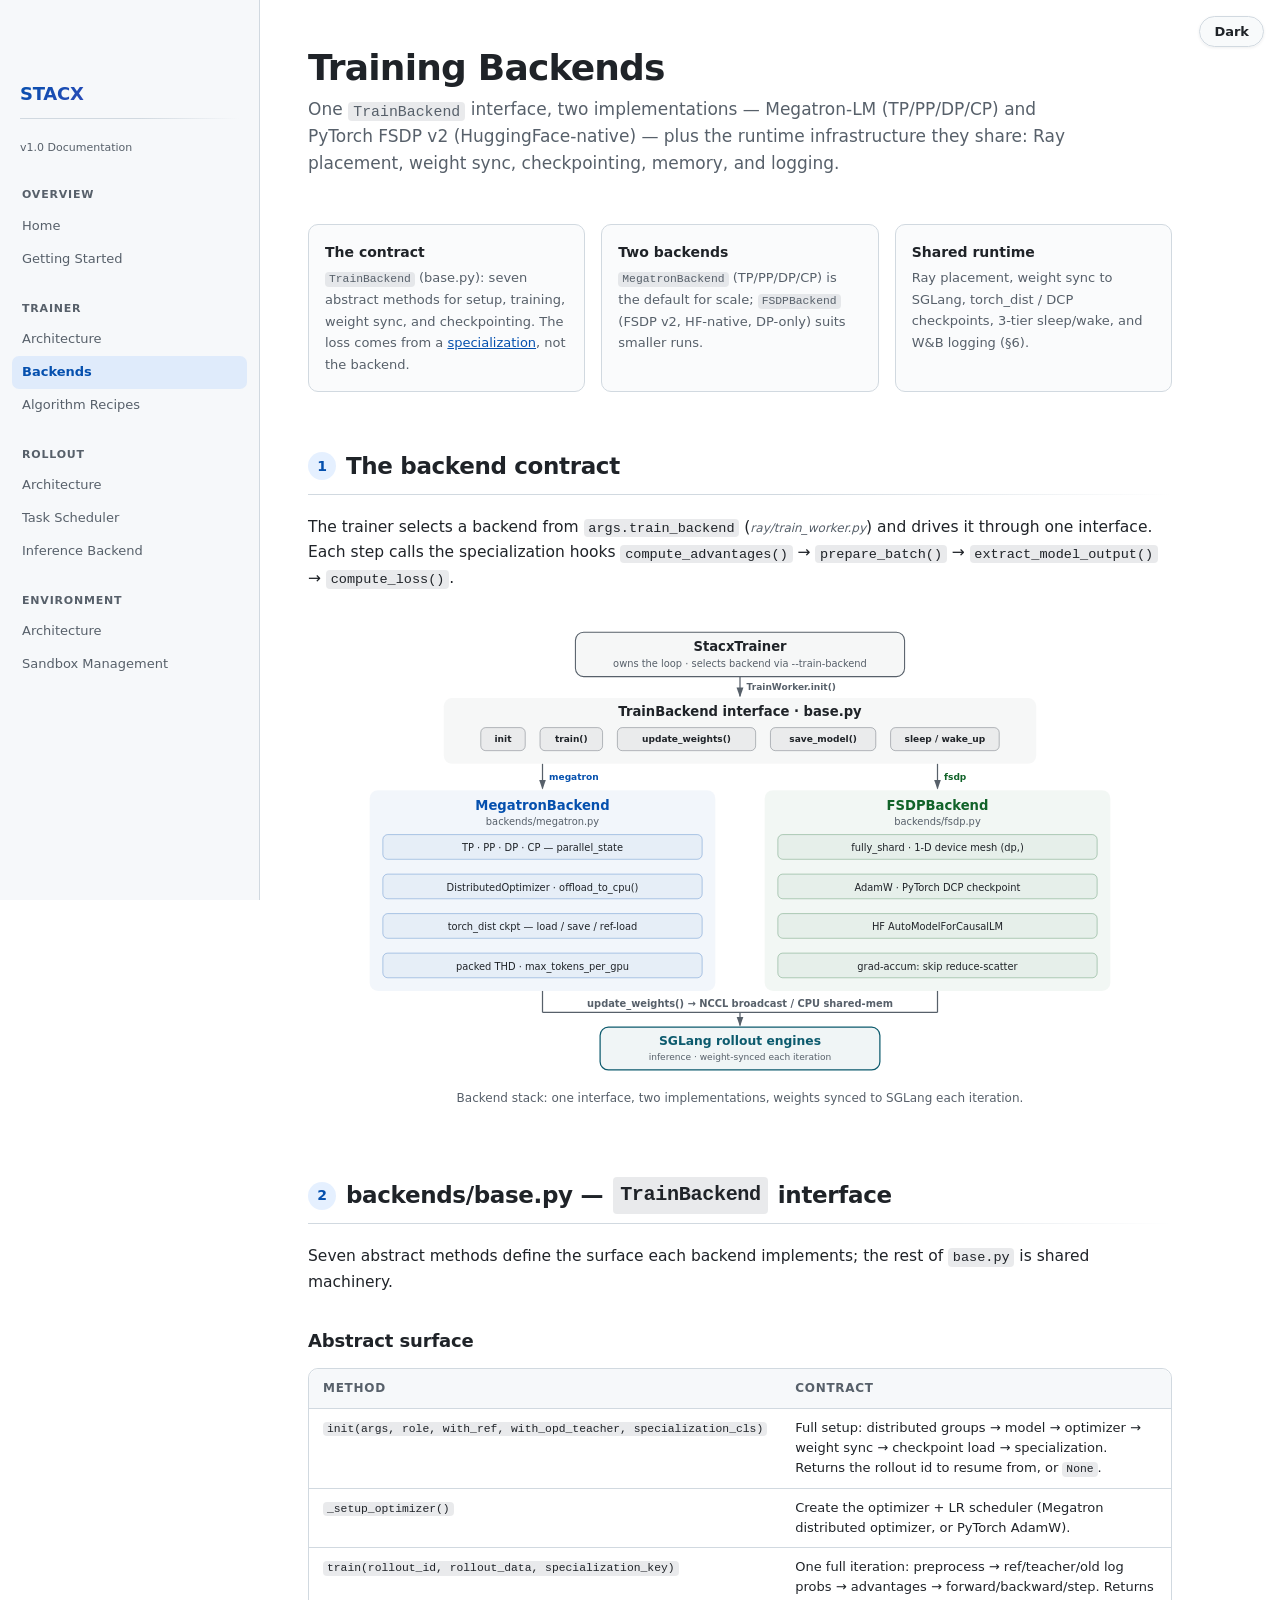
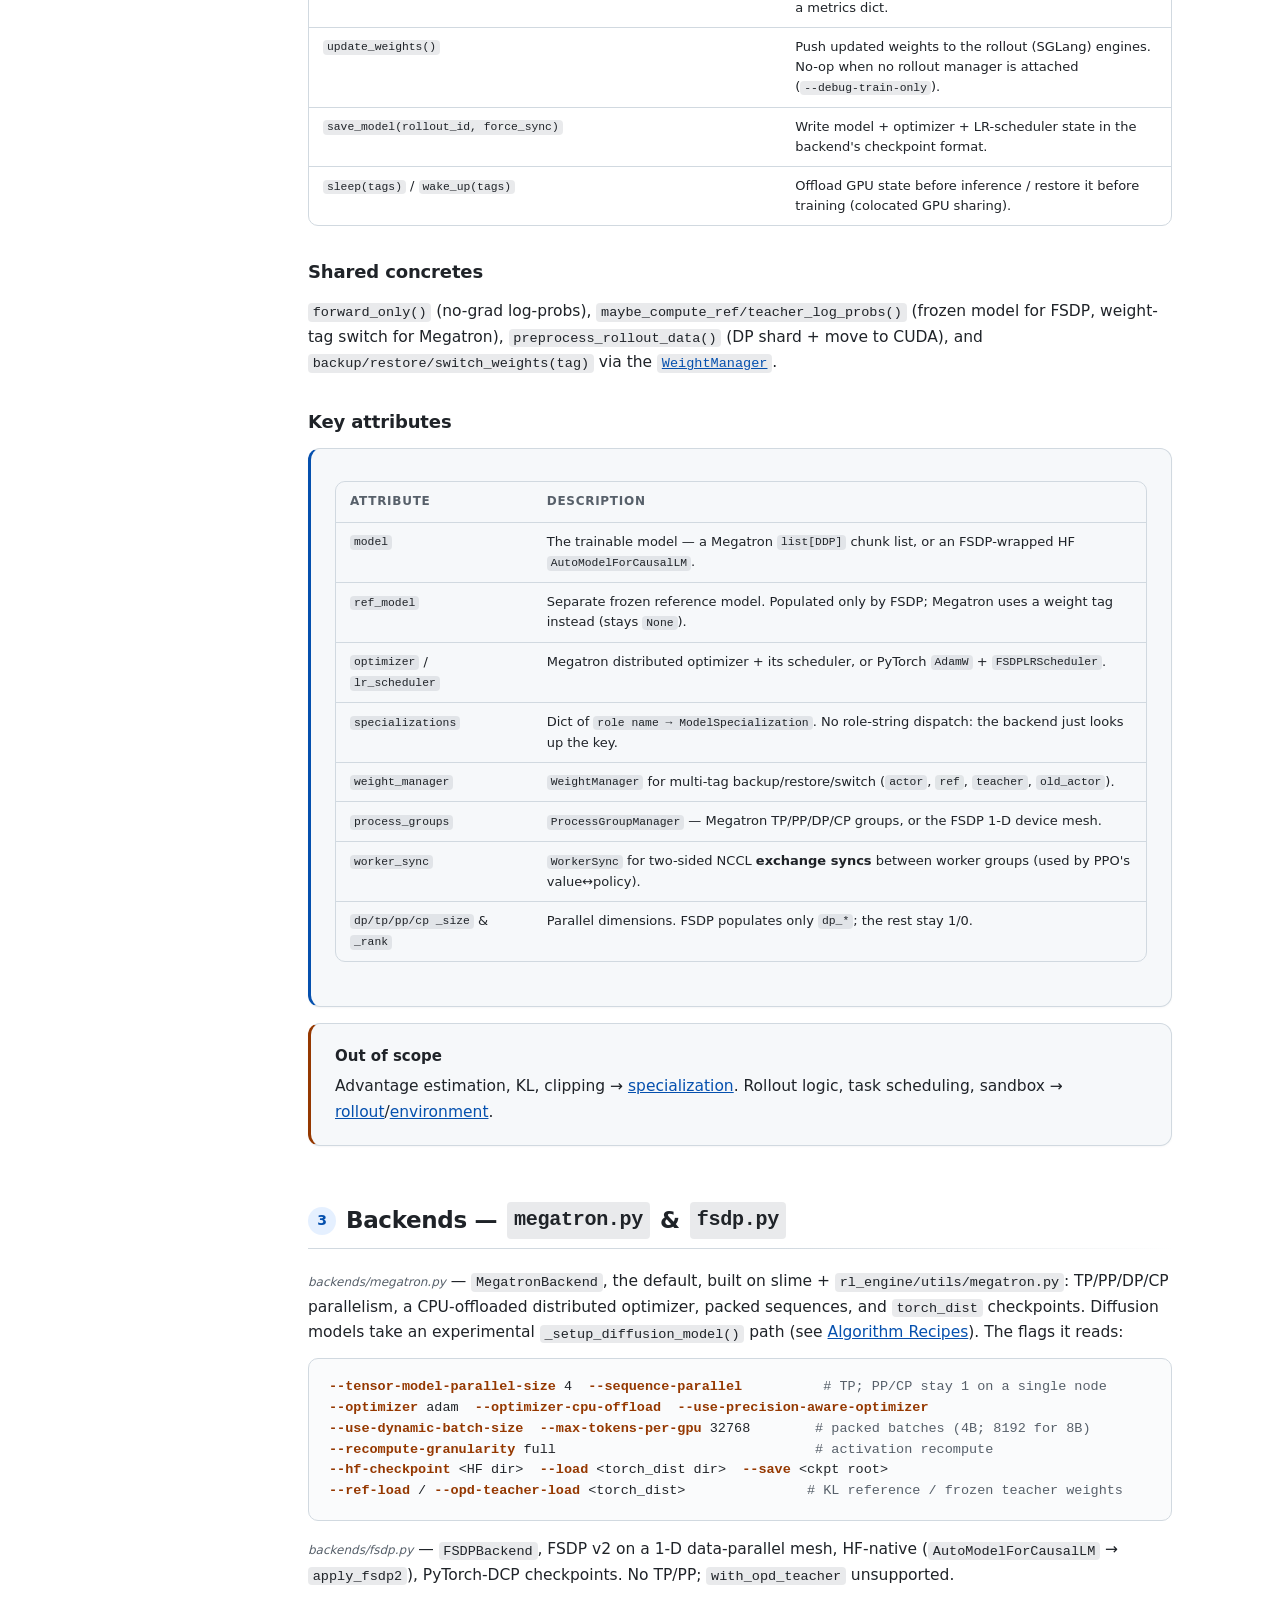
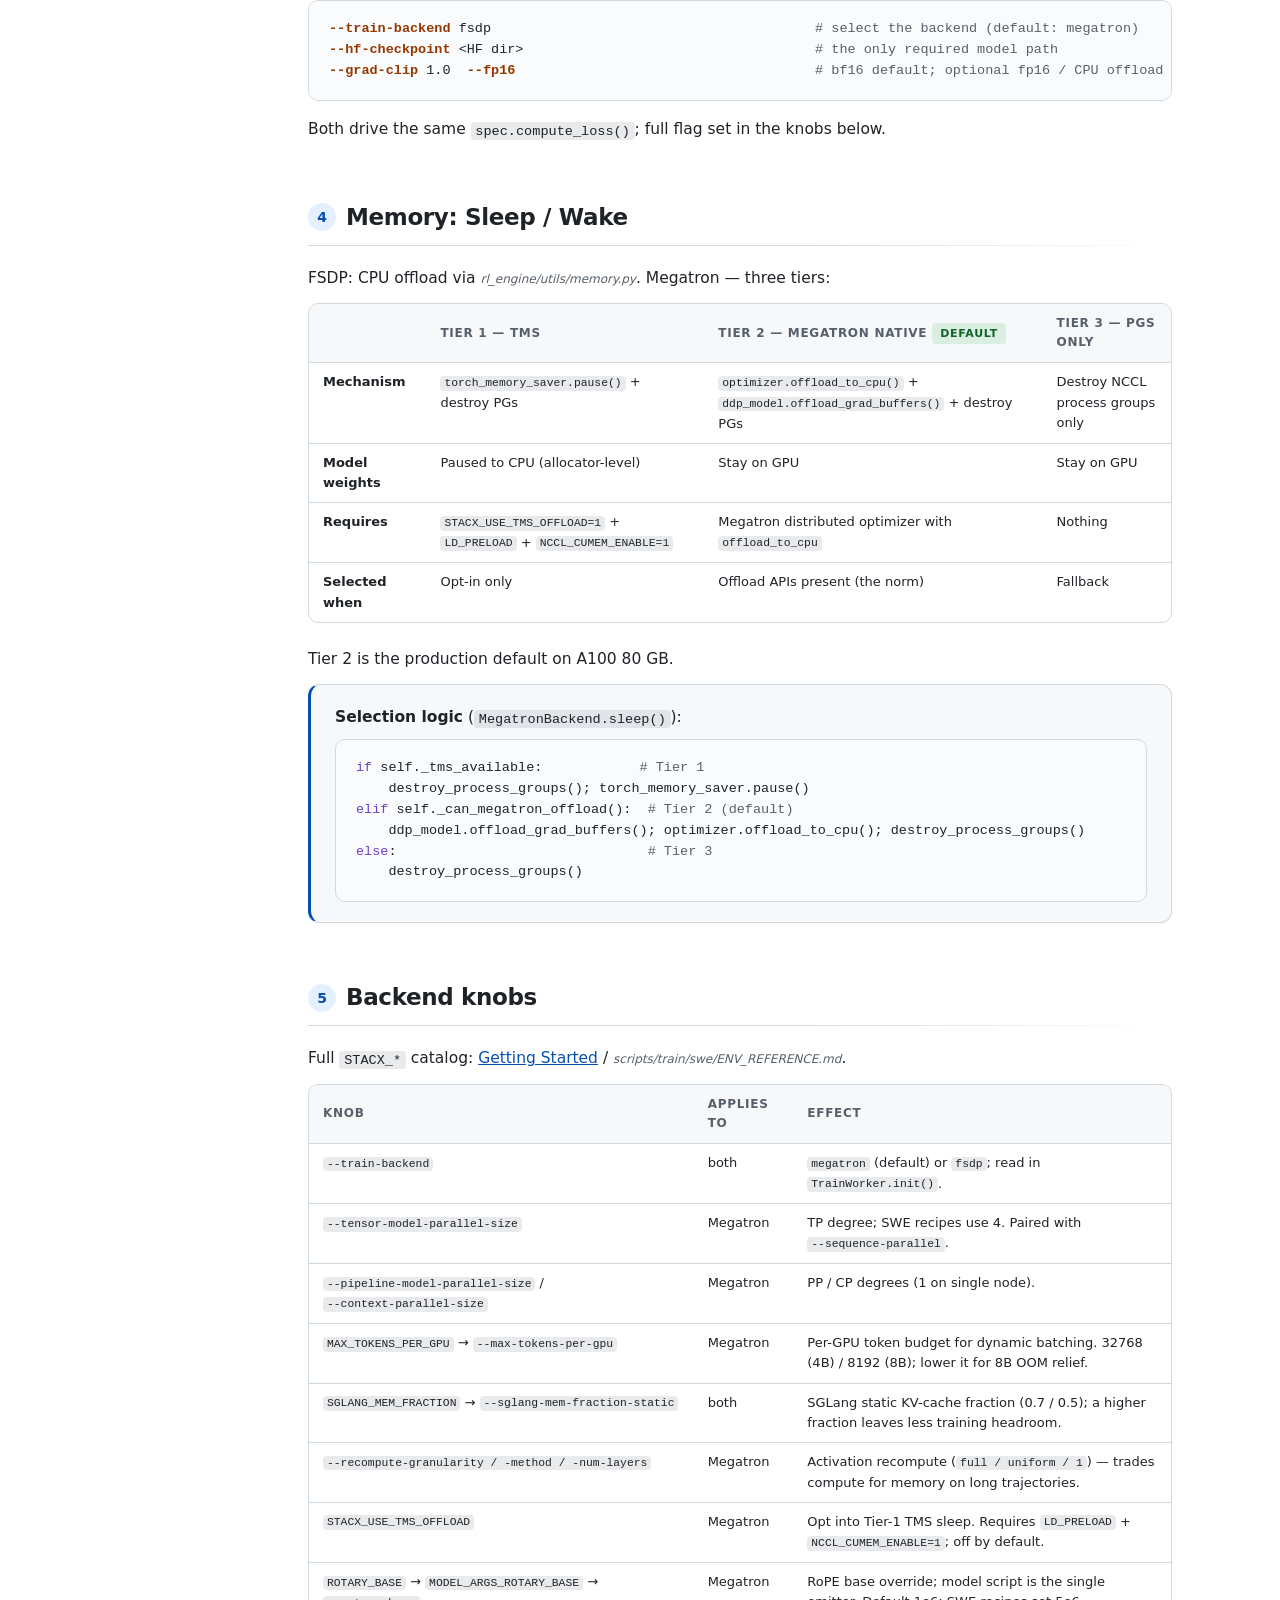
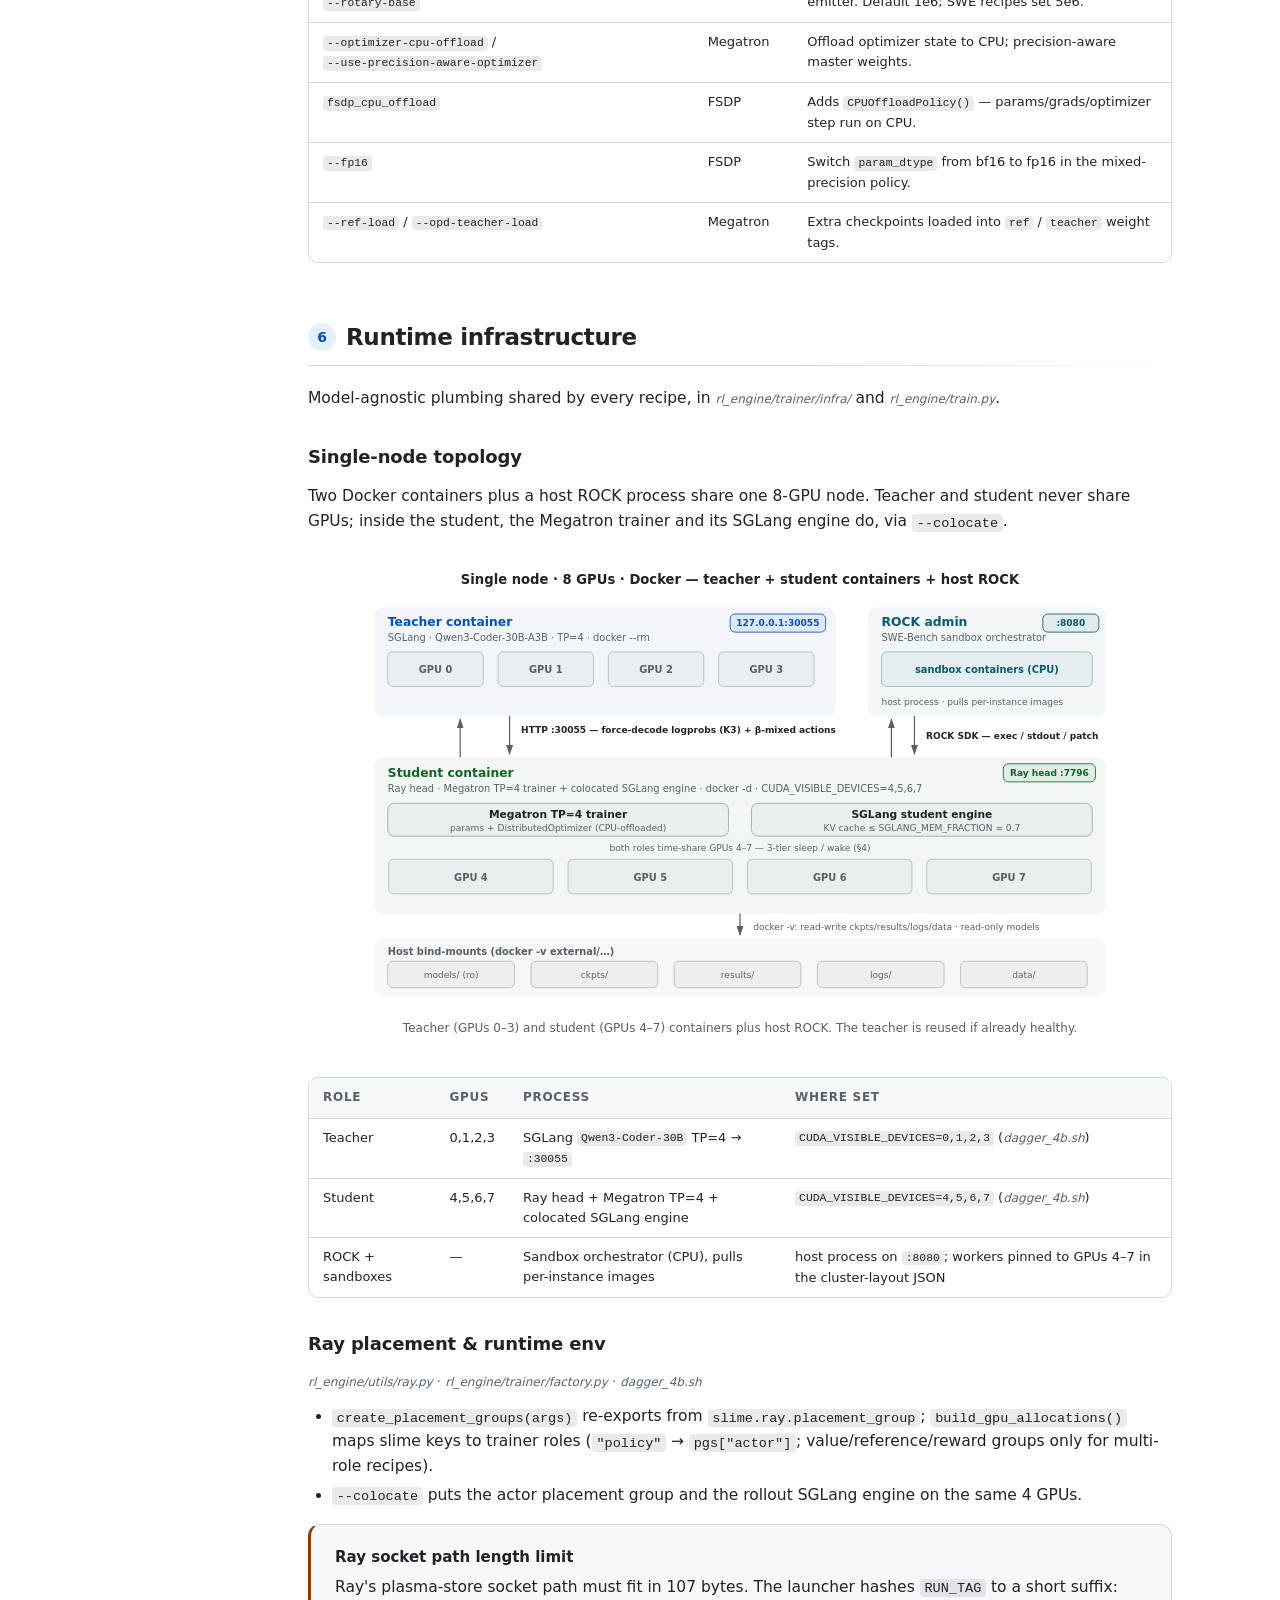
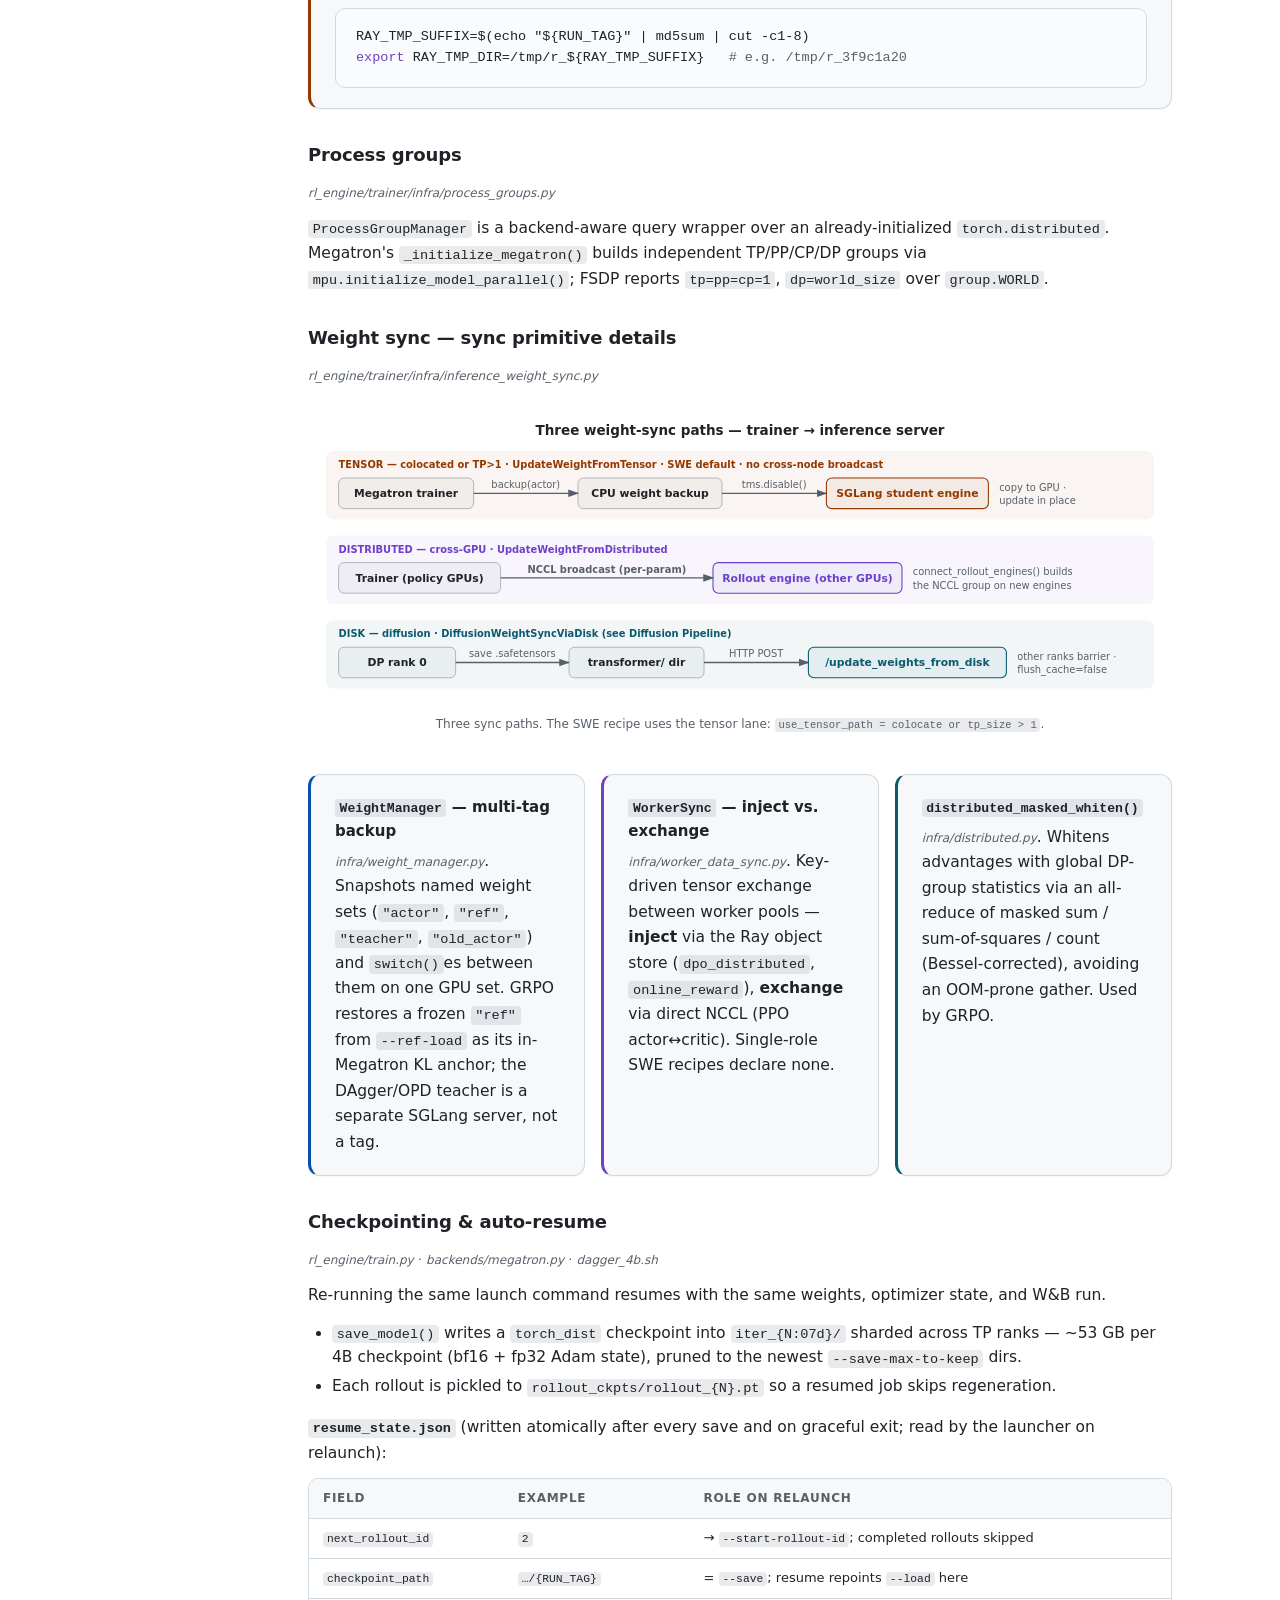
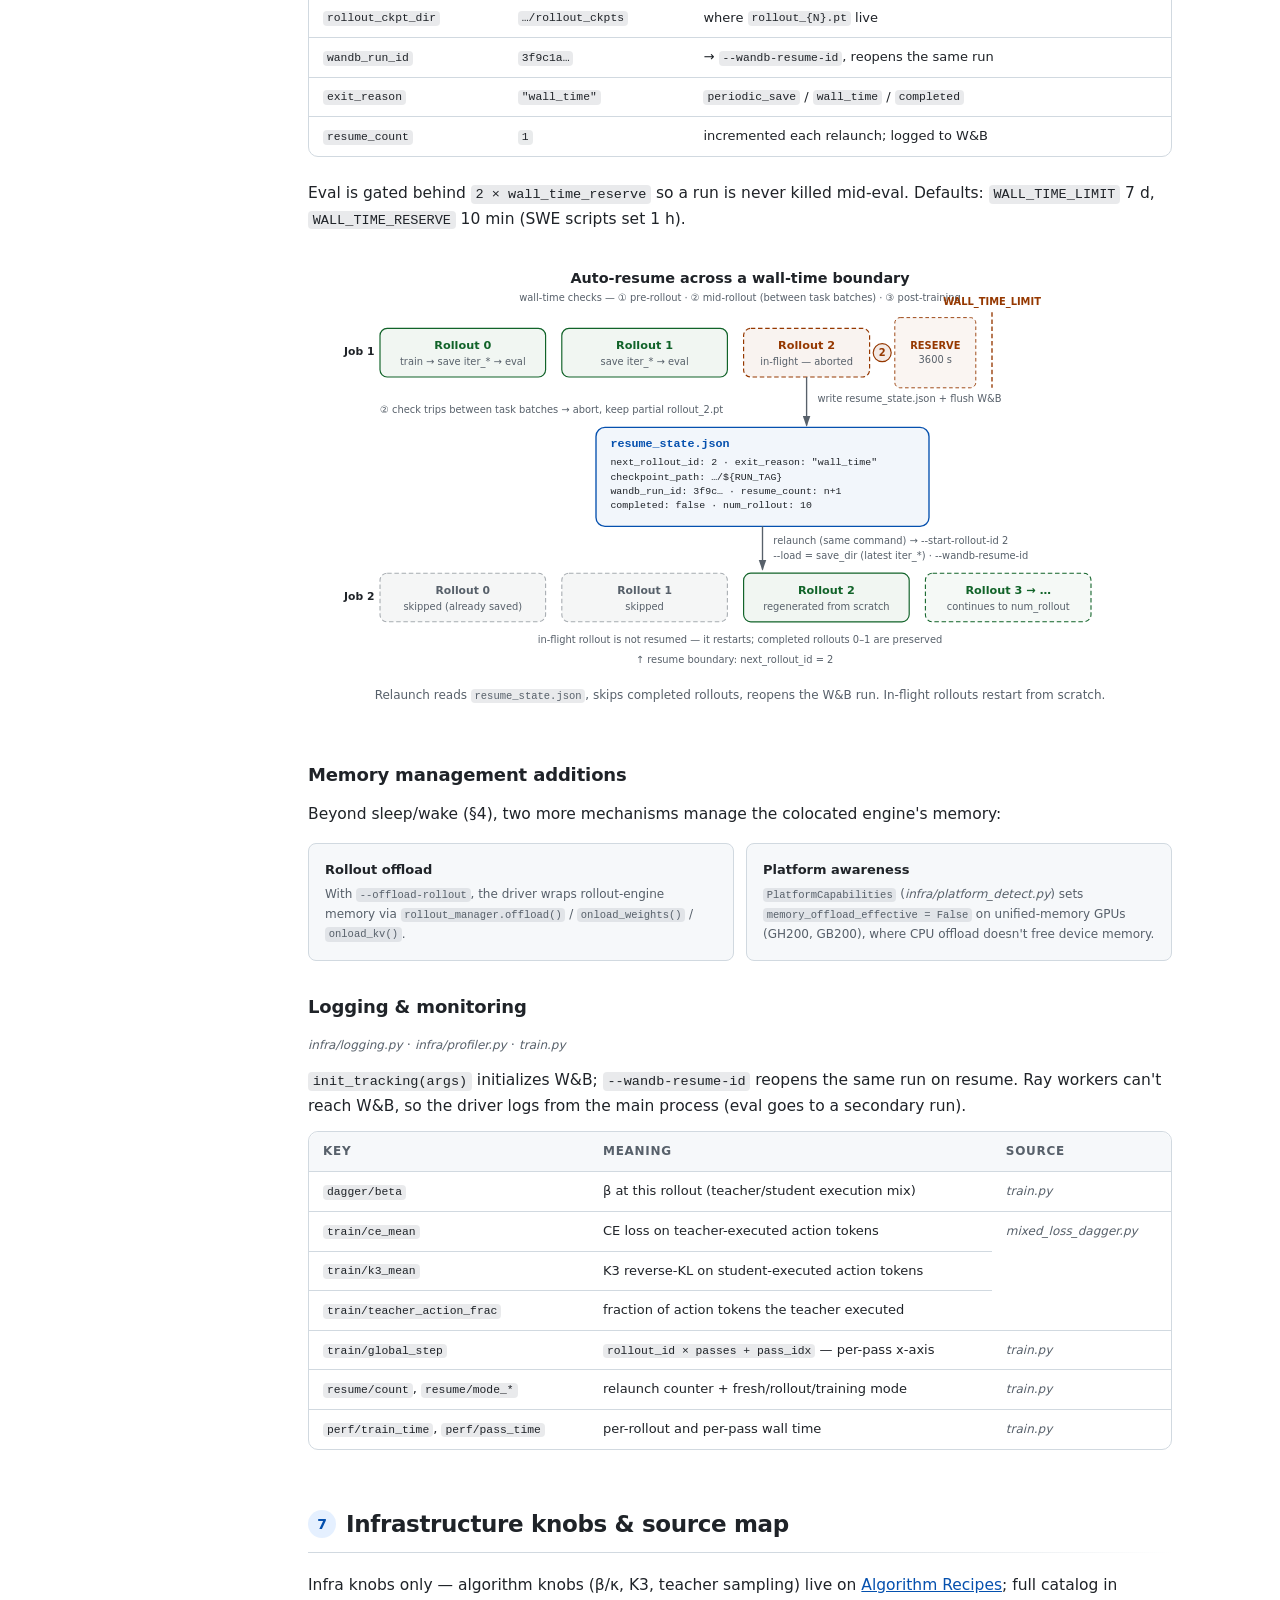
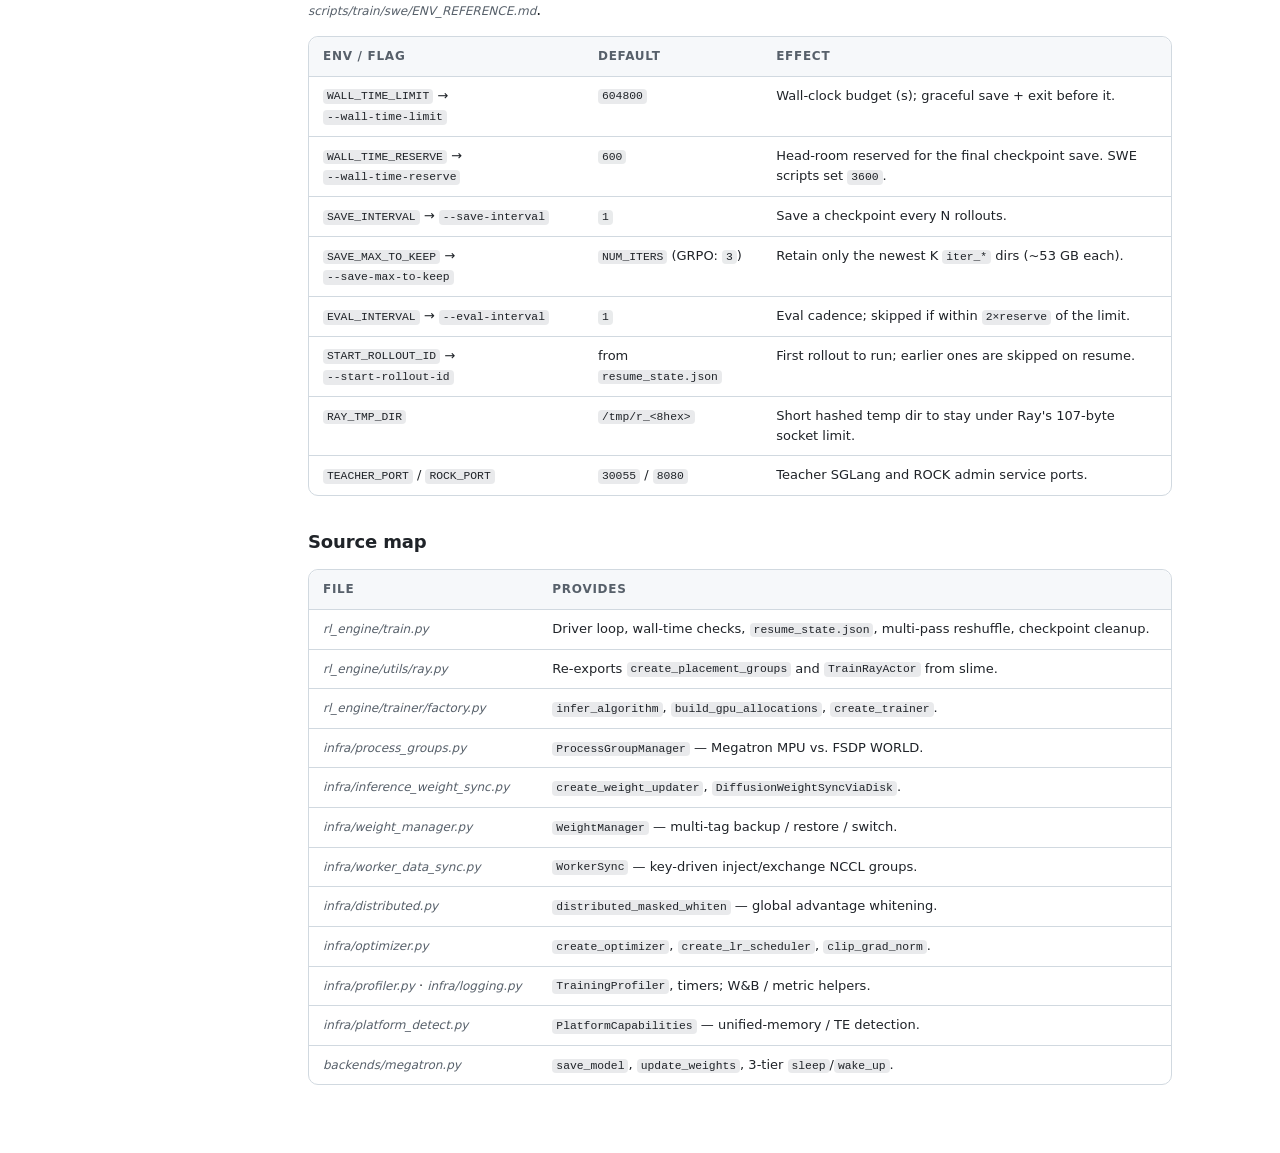
<file: docs/backends.html>
<!DOCTYPE html>
<html lang="en">
<head>
<meta charset="UTF-8">
<meta name="viewport" content="width=device-width, initial-scale=1.0">
<title>Training Backends — STACX</title>
<style>
/* STACX Documentation — Shared Stylesheet
   Dark theme */

:root {
  --bg: #ffffff;
  --surface: #f6f8fa;
  --surface2: #eaeef2;
  --border: #d1d9e0;
  --text: #1f2328;
  --text-dim: #57606a;
  --accent-blue: #0550ae;
  --accent-green: #116329;
  --accent-orange: #953800;
  --accent-purple: #6e40c9;
  --accent-red: #cf222e;
  --accent-cyan: #0c5a6d;
  --nav-width: 260px;
}

[data-theme="dark"] {
  --bg: #0d1117;
  --surface: #161b22;
  --surface2: #1c2128;
  --border: #30363d;
  --text: #e6edf3;
  --text-dim: #8b949e;
  --accent-blue: #58a6ff;
  --accent-green: #3fb950;
  --accent-orange: #d29922;
  --accent-purple: #bc8cff;
  --accent-red: #f85149;
  --accent-cyan: #56d4dd;
}

* { margin: 0; padding: 0; box-sizing: border-box; }

body {
  background: var(--bg);
  color: var(--text);
  font-family: -apple-system, BlinkMacSystemFont, 'SF Pro Display', 'Segoe UI', system-ui, sans-serif;
  line-height: 1.6;
}

/* ── Navigation Sidebar ────────────────────────────────── */

.nav-sidebar {
  position: fixed;
  top: 0; left: 0;
  width: var(--nav-width);
  height: 100vh;
  background: var(--surface);
  border-right: 1px solid var(--border);
  padding: 24px 0;
  overflow-y: auto;
  z-index: 100;
}

.nav-logo {
  padding: 0 20px;
  margin-bottom: 24px;
}

.nav-logo h2 {
  font-size: 18px;
  font-weight: 700;
  background: linear-gradient(135deg, var(--accent-blue), var(--accent-purple));
  -webkit-background-clip: text;
  -webkit-text-fill-color: transparent;
  background-clip: text;
}

.nav-logo .version {
  font-size: 11px;
  color: var(--text-dim);
  margin-top: 2px;
}

.nav-section {
  padding: 0 12px;
  margin-bottom: 8px;
}

.nav-section-title {
  font-size: 11px;
  font-weight: 600;
  text-transform: uppercase;
  letter-spacing: 0.8px;
  color: var(--text-dim);
  padding: 8px 8px 4px 8px;
}

.nav-link {
  display: block;
  padding: 6px 12px;
  border-radius: 6px;
  color: var(--text-dim);
  text-decoration: none;
  font-size: 13px;
  transition: all 0.15s;
}

.nav-link:hover {
  background: var(--surface2);
  color: var(--text);
}

.nav-link.active {
  background: rgba(56, 139, 253, 0.12);
  color: var(--accent-blue);
  font-weight: 500;
}

.nav-link .placeholder-tag {
  font-size: 9px;
  padding: 1px 5px;
  border-radius: 3px;
  background: rgba(139, 148, 158, 0.15);
  color: var(--text-dim);
  margin-left: 6px;
  vertical-align: middle;
}

/* ── Main Content ──────────────────────────────────────── */

.main-content {
  margin-left: var(--nav-width);
  padding: 48px 48px 80px 48px;
  max-width: 960px;
}

h1 {
  font-size: 32px;
  font-weight: 700;
  margin-bottom: 8px;
  background: linear-gradient(135deg, var(--accent-blue), var(--accent-purple));
  -webkit-background-clip: text;
  -webkit-text-fill-color: transparent;
  background-clip: text;
}

.page-subtitle {
  color: var(--text-dim);
  font-size: 15px;
  margin-bottom: 40px;
}

h2 {
  font-size: 22px;
  font-weight: 600;
  margin: 48px 0 16px 0;
  padding-bottom: 8px;
  border-bottom: 1px solid var(--border);
  display: flex;
  align-items: center;
  gap: 10px;
}

h2 .num {
  display: inline-flex;
  align-items: center;
  justify-content: center;
  width: 28px;
  height: 28px;
  border-radius: 50%;
  background: var(--accent-blue);
  color: var(--bg);
  font-size: 14px;
  font-weight: 700;
  flex-shrink: 0;
}

h3 {
  font-size: 17px;
  font-weight: 600;
  margin: 28px 0 10px 0;
  color: var(--accent-blue);
}

h4 {
  font-size: 14px;
  font-weight: 600;
  margin: 16px 0 6px 0;
  color: var(--accent-green);
}

p { margin-bottom: 12px; font-size: 14px; }

ul, ol {
  margin: 8px 0 16px 24px;
  font-size: 14px;
}

li { margin-bottom: 4px; }

/* ── Cards ─────────────────────────────────────────────── */

.card {
  background: var(--surface);
  border: 1px solid var(--border);
  border-radius: 10px;
  padding: 20px 24px;
  margin-bottom: 16px;
}

.card.blue   { border-left: 3px solid var(--accent-blue); }
.card.green  { border-left: 3px solid var(--accent-green); }
.card.orange { border-left: 3px solid var(--accent-orange); }
.card.purple { border-left: 3px solid var(--accent-purple); }
.card.red    { border-left: 3px solid var(--accent-red); }
.card.cyan   { border-left: 3px solid var(--accent-cyan); }

.card h4 { margin-top: 0; }
.card p:last-child { margin-bottom: 0; }

/* ── Callout Grid ──────────────────────────────────────── */

.callout-grid {
  display: grid;
  grid-template-columns: repeat(auto-fit, minmax(260px, 1fr));
  gap: 16px;
  margin: 16px 0 24px 0;
}

.callout {
  background: var(--surface2);
  border: 1px solid var(--border);
  border-radius: 8px;
  padding: 16px;
}

.callout h4 {
  font-size: 14px;
  font-weight: 600;
  margin: 0 0 4px 0;
}

.callout p {
  font-size: 13px;
  color: var(--text-dim);
  margin: 0;
}

/* ── Code ──────────────────────────────────────────────── */

code {
  font-family: 'SF Mono', 'Fira Code', 'Consolas', monospace;
  font-size: 12px;
  background: rgba(110, 118, 129, 0.15);
  padding: 2px 6px;
  border-radius: 4px;
}

pre {
  background: var(--surface2);
  border: 1px solid var(--border);
  border-radius: 8px;
  padding: 16px 20px;
  overflow-x: auto;
  font-family: 'SF Mono', 'Fira Code', 'Consolas', monospace;
  font-size: 12px;
  line-height: 1.6;
  margin: 10px 0 16px 0;
  color: var(--text);
}

pre code {
  background: none;
  padding: 0;
  font-size: inherit;
}

.code-ref {
  font-family: 'SF Mono', 'Fira Code', monospace;
  font-size: 12px;
  color: var(--accent-orange);
  background: rgba(210, 153, 34, 0.1);
  padding: 2px 6px;
  border-radius: 4px;
}

.file-ref {
  color: var(--text-dim);
  font-size: 12px;
  font-style: italic;
}

/* syntax coloring in pre blocks */
.kw { color: var(--accent-purple); }
.fn { color: var(--accent-blue); }
.cm { color: var(--text-dim); }
.st { color: var(--accent-green); }
.ar { color: var(--accent-orange); font-weight: 600; }

/* ── Tables ────────────────────────────────────────────── */

table {
  width: 100%;
  border-collapse: collapse;
  margin: 12px 0 24px 0;
  font-size: 13px;
}

th {
  text-align: left;
  padding: 10px 12px;
  border-bottom: 2px solid var(--border);
  color: var(--accent-blue);
  font-weight: 600;
}

td {
  padding: 8px 12px;
  border-bottom: 1px solid var(--border);
}

tr:hover td {
  background: rgba(56, 139, 253, 0.04);
}

/* ── Flow Diagrams ─────────────────────────────────────── */

.diagram {
  background: var(--surface);
  border: 1px solid var(--border);
  border-radius: 10px;
  padding: 24px;
  margin: 16px 0;
  overflow-x: auto;
}

.diagram pre {
  background: none;
  border: none;
  padding: 0;
  margin: 0;
  color: var(--text-dim);
}

/* ── Tags / Badges ─────────────────────────────────────── */

.tag {
  display: inline-block;
  padding: 2px 8px;
  border-radius: 4px;
  font-size: 11px;
  font-weight: 600;
}

.tag-blue   { background: rgba(56, 139, 253, 0.15); color: var(--accent-blue); }
.tag-green  { background: rgba(63, 185, 80, 0.15); color: var(--accent-green); }
.tag-orange { background: rgba(210, 153, 34, 0.15); color: var(--accent-orange); }
.tag-purple { background: rgba(188, 140, 255, 0.15); color: var(--accent-purple); }
.tag-red    { background: rgba(248, 81, 73, 0.15); color: var(--accent-red); }

/* ── Placeholder Banner ────────────────────────────────── */

.placeholder-banner {
  background: var(--surface2);
  border: 1px dashed var(--border);
  border-radius: 10px;
  padding: 48px 32px;
  text-align: center;
  margin: 32px 0;
}

.placeholder-banner h3 {
  color: var(--text-dim);
  margin-bottom: 8px;
}

.placeholder-banner p {
  color: var(--text-dim);
  font-size: 14px;
}

/* ── Comparison Grid ───────────────────────────────────── */

.comparison-grid {
  display: grid;
  grid-template-columns: 1fr 1fr;
  gap: 24px;
  margin: 16px 0;
}

.comparison-col {
  background: var(--surface);
  border: 1px solid var(--border);
  border-radius: 12px;
  padding: 24px;
  overflow-x: auto;
}

.comparison-col h3 {
  font-size: 16px;
  text-align: center;
  margin-top: 0;
}

/* ── Feature Grid ──────────────────────────────────────── */

.feature-grid {
  display: grid;
  grid-template-columns: repeat(auto-fit, minmax(200px, 1fr));
  gap: 12px;
  margin: 16px 0 24px 0;
}

.feature-item {
  background: var(--surface);
  border: 1px solid var(--border);
  border-radius: 8px;
  padding: 16px;
}

.feature-item h4 {
  margin: 0 0 4px 0;
  font-size: 13px;
}

.feature-item p {
  font-size: 12px;
  color: var(--text-dim);
  margin: 0;
}

/* ── Responsive ────────────────────────────────────────── */

@media (max-width: 900px) {
  .nav-sidebar { display: none; }
  .main-content { margin-left: 0; padding: 24px; }
  .comparison-grid { grid-template-columns: 1fr; }
}

.flow-chart {
  background: var(--surface);
  border: 1px solid var(--border);
  border-radius: 10px;
  padding: 24px;
  margin: 16px 0;
  overflow-x: auto;
}
.flow-node {
  display: inline-block;
  background: var(--surface2);
  border: 1px solid var(--border);
  border-radius: 6px;
  padding: 6px 14px;
  font-family: 'SF Mono', 'Fira Code', monospace;
  font-size: 12px;
  color: var(--accent-blue);
  margin: 4px 0;
}
.flow-node.flow-root {
  background: rgba(56,139,253,0.15);
  border-color: var(--accent-blue);
  font-weight: 600;
  font-size: 13px;
}
.flow-node.flow-small {
  font-size: 11px;
  padding: 4px 10px;
}
.flow-node.flow-green { color: var(--accent-green); border-color: var(--accent-green); }
.flow-node.flow-orange { color: var(--accent-orange); border-color: var(--accent-orange); }
.flow-node.flow-purple { color: var(--accent-purple); border-color: var(--accent-purple); }
.flow-children {
  margin-left: 28px;
  padding-left: 16px;
  border-left: 2px solid var(--border);
}
.flow-branch {
  position: relative;
  padding: 2px 0;
}
.flow-branch::before {
  content: '';
  position: absolute;
  left: -16px;
  top: 14px;
  width: 16px;
  height: 0;
  border-top: 2px solid var(--border);
}
.flow-arrow {
  display: block;
  text-align: center;
  color: var(--text-dim);
  font-size: 18px;
  margin: 4px 0;
  line-height: 1;
}

.theme-toggle {
  position: fixed;
  top: 16px;
  right: 16px;
  z-index: 200;
  background: var(--surface);
  border: 1px solid var(--border);
  border-radius: 8px;
  padding: 6px 12px;
  color: var(--text);
  font-size: 13px;
  cursor: pointer;
  transition: all 0.2s;
  font-family: inherit;
}
.theme-toggle:hover {
  background: var(--surface2);
  border-color: var(--accent-blue);
}
/* shared: readable content links in both themes */
.main-content a, .main-content a code { color: var(--accent-blue); }
.main-content a:hover { color: var(--accent-cyan); }

/* page-local */
.diagram svg { width: 100%; height: auto; display: block; }
.fig-cap { color: var(--text-dim); font-size: 12px; margin: 4px 0 0 0; text-align: center; }
.two-col { display: grid; grid-template-columns: 1fr 1fr; gap: 16px; margin: 16px 0; }
.two-col > div { background: var(--surface); border: 1px solid var(--border); border-radius: 10px; padding: 16px 20px; }
.two-col h4 { margin-top: 0; }
.two-col ul { margin-bottom: 0; }
@media (max-width: 900px) { .two-col { grid-template-columns: 1fr; } }
td code { white-space: nowrap; }

/* ── Infra-section additions ───────────────────────────── */
.wsync-grid { display: grid; grid-template-columns: repeat(auto-fit, minmax(240px, 1fr)); gap: 16px; margin: 16px 0 24px; }
.wsync-grid .card { margin-bottom: 0; }
.subtle { color: var(--text-dim); font-size: 13px; }
.diagram .cap { color: var(--text-dim); font-size: 12px; line-height: 1.5; margin-top: 12px; text-align: center; }

/* ── Refinement layer: typography, response, materials ── */

html { scroll-behavior: smooth; scroll-padding-top: 24px; }

body {
  -webkit-font-smoothing: antialiased;
  text-rendering: optimizeLegibility;
  font-optical-sizing: auto;
}

::selection { background: rgba(56, 139, 253, 0.22); }

/* Type — size-specific tracking and leading */
h1 {
  background: none;
  -webkit-text-fill-color: var(--text);
  color: var(--text);
  letter-spacing: -0.022em;
  line-height: 1.15;
  text-wrap: balance;
}
h2 { letter-spacing: -0.015em; text-wrap: balance; }
h3 { letter-spacing: -0.008em; }
p { font-size: 14.5px; line-height: 1.65; }
ul, ol { font-size: 14.5px; }
li { line-height: 1.6; }
.page-subtitle { font-size: 16px; text-wrap: pretty; }

/* Quieter chrome — tint instead of fill, neutral table headers */
h2 .num {
  background: rgba(56, 139, 253, 0.13);
  color: var(--accent-blue);
  font-weight: 650;
}
th {
  color: var(--text-dim);
  font-size: 12px;
  text-transform: uppercase;
  letter-spacing: 0.06em;
}
table { font-variant-numeric: tabular-nums; }

/* Gentle depth on resting surfaces */
.card, .diagram, .comparison-col { box-shadow: 0 1px 2px rgba(16, 24, 40, 0.04); }

/* Response — feedback on press, not just hover */
.nav-link, .theme-toggle, .hero-card, .view-toggle-btn {
  transition: background 0.15s ease-out, color 0.15s ease-out,
              border-color 0.15s ease-out, transform 0.15s ease-out;
}
.nav-link:active, .view-toggle-btn:active { transform: scale(0.98); transition-duration: 0.05s; }
.theme-toggle:active { transform: scale(0.96); transition-duration: 0.05s; }
.hero-card:active { transform: translateY(0) scale(0.99); transition-duration: 0.05s; }
.main-content a:active { opacity: 0.65; }

:focus-visible { outline: 2px solid var(--accent-blue); outline-offset: 2px; border-radius: 4px; }

.nav-sidebar { scrollbar-width: thin; }

/* Floating chrome reads as material — content scrolls beneath it */
.theme-toggle {
  background: color-mix(in srgb, var(--surface) 72%, transparent);
  backdrop-filter: blur(12px) saturate(180%);
  -webkit-backdrop-filter: blur(12px) saturate(180%);
  box-shadow: 0 1px 3px rgba(16, 24, 40, 0.07);
}

@media (prefers-reduced-motion: reduce) {
  html { scroll-behavior: auto; }
  *, *::before, *::after { transition-duration: 0.01ms !important; animation: none !important; }
}
@media (prefers-reduced-transparency: reduce) {
  .theme-toggle {
    background: var(--surface);
    backdrop-filter: none;
    -webkit-backdrop-filter: none;
  }
}

/* ── Refinement layer v2: beauty pass ── */

/* Sidebar — calmer rhythm, tactile links */
.nav-sidebar { padding: 20px 0 28px; }
.nav-sidebar::-webkit-scrollbar { width: 8px; }
.nav-sidebar::-webkit-scrollbar-thumb { background: var(--border); border-radius: 4px; }
.nav-logo { padding: 4px 20px 0; margin-bottom: 20px; }
.nav-section { margin-bottom: 14px; }
.nav-section-title { padding: 10px 10px 6px; }
.nav-link { padding: 6px 10px; border-radius: 7px; }
.nav-link.active { font-weight: 600; }

/* Section rules — the divider fades out instead of cutting across */
h2 { border-bottom: none; padding-bottom: 10px; position: relative; margin-top: 52px; }
h2::after {
  content: ""; position: absolute; left: 0; right: 0; bottom: 0; height: 1px;
  background: linear-gradient(90deg, var(--border) 55%, transparent);
}

/* Surfaces — rounder, softer */
.card, .diagram, .comparison-col { border-radius: 12px; }
pre, .callout { border-radius: 10px; }

/* Tables — enclosed, rounded, quiet */
table {
  border-collapse: separate; border-spacing: 0;
  border: 1px solid var(--border); border-radius: 10px; overflow: hidden;
}
th { background: var(--surface); border-bottom: 1px solid var(--border); padding: 10px 14px; }
td { padding: 9px 14px; }
tr:last-child td { border-bottom: none; }
th:first-child { border-top-left-radius: 9px; }
th:last-child { border-top-right-radius: 9px; }
tr:last-child td:first-child { border-bottom-left-radius: 9px; }
tr:last-child td:last-child { border-bottom-right-radius: 9px; }

/* Floating toggle as a pill */
.theme-toggle { border-radius: 999px; padding: 7px 14px; font-weight: 600; }

/* Landing hero — faint atmospheric wash, icon chips, deeper card lift */
.hero { position: relative; }
.hero::before {
  content: ""; position: absolute; inset: -48px -80px 0; z-index: -1; pointer-events: none;
  background:
    radial-gradient(55% 45% at 50% 0%, rgba(56, 139, 253, 0.07), transparent 70%),
    radial-gradient(35% 35% at 82% 12%, rgba(188, 140, 255, 0.05), transparent 70%);
}
.hero h1 { font-size: 54px; letter-spacing: -0.03em; }
.hero .tagline { font-size: 19px; text-wrap: pretty; }
.hero-card {
  border-radius: 14px; padding: 26px 24px;
  box-shadow: 0 1px 2px rgba(16, 24, 40, 0.04);
}
.hero-card:hover {
  transform: translateY(-3px);
  box-shadow: 0 10px 28px rgba(16, 24, 40, 0.08);
}
.hero-card .icon {
  width: 46px; height: 46px; display: inline-grid; place-items: center;
  background: var(--surface2); border-radius: 12px;
  font-size: 22px; margin-bottom: 14px;
}

/* ── Refinement v3: professional pass (external design review) ── */

html { color-scheme: light; }
[data-theme="dark"] { color-scheme: dark; }

/* Type scale — larger, less compressed */
body { font-size: 15.5px; }
p, ul, ol { font-size: inherit; }
h1 { font-size: 36px; line-height: 1.12; }
h2 { font-size: 23px; margin: 56px 0 20px; }
h3 { font-size: 18px; margin: 32px 0 12px; }
h4 { font-size: 15px; }
.page-subtitle { font-size: 17px; line-height: 1.55; max-width: 70ch; margin-bottom: 48px; }

/* One accent — headings are neutral ink */
h3, h4 { color: var(--text); }

/* Code — relative inline sizing, comfortable blocks */
code { font-size: 0.875em; padding: 0.12em 0.35em; border-radius: 4px; }
pre { font-size: 13.5px; line-height: 1.55; padding: 18px 20px; tab-size: 2; }
pre code { font-size: inherit; padding: 0; }

/* Tables scroll instead of squeezing */
.table-scroll { overflow-x: auto; margin: 12px 0 24px; border: 1px solid var(--border); border-radius: 10px; }
.table-scroll table { min-width: 640px; margin: 0; border: 0; }
td { vertical-align: top; line-height: 1.55; }

/* Diagrams — legible labels, editorial captions */
.diagram svg, .arch-diagram svg { display: block; width: 100%; height: auto; }
.diagram svg text[font-size="9"], .diagram svg text[font-size="10"],
.arch-diagram svg text[font-size="9"], .arch-diagram svg text[font-size="10"] { font-size: 11px; }
.fig-caption { font-style: normal; text-align: left; font-size: 12.5px; margin: 10px 0 12px; max-width: none; }

/* Landing hero actions + icon chips */
.hero-actions { display: flex; justify-content: center; gap: 10px; margin: 26px 0 8px; }
.main-content a.button-primary, .main-content a.button-secondary {
  display: inline-flex; align-items: center; gap: 7px;
  padding: 9px 16px; border-radius: 8px; font-size: 14px; font-weight: 600; text-decoration: none;
  transition: background 0.15s ease-out, border-color 0.15s ease-out,
              filter 0.15s ease-out, transform 0.15s ease-out;
}
.main-content a.button-primary { background: var(--accent-blue); color: #fff; }
.main-content a.button-primary:hover { filter: brightness(1.1); color: #fff; }
.main-content a.button-secondary { border: 1px solid var(--border); background: var(--surface); color: var(--text); }
.main-content a.button-secondary:hover { border-color: var(--accent-blue); color: var(--text); }
.main-content a.button-primary:active, .main-content a.button-secondary:active { transform: scale(0.97); }
.hero-card .icon svg { width: 22px; height: 22px; color: var(--accent-blue); }

/* Mobile navigation — header + slide-in sidebar */
.mobile-header { display: none; }
@media (max-width: 900px) {
  .mobile-header {
    display: flex; position: sticky; top: 0; z-index: 220; height: 52px;
    align-items: center; justify-content: space-between; padding: 0 16px;
    background: var(--bg);
    background: color-mix(in srgb, var(--bg) 88%, transparent);
    backdrop-filter: blur(12px); -webkit-backdrop-filter: blur(12px);
    border-bottom: 1px solid var(--border);
  }
  .mobile-header .mh-brand { font-weight: 700; font-size: 16px; color: var(--text); text-decoration: none; }
  .nav-toggle {
    background: var(--surface); border: 1px solid var(--border); border-radius: 8px;
    padding: 6px 14px; font: inherit; font-size: 13.5px; font-weight: 600;
    color: var(--text); cursor: pointer;
  }
  .nav-sidebar {
    display: block; z-index: 240; transform: translateX(-100%);
    transition: transform 200ms cubic-bezier(0.23, 1, 0.32, 1);
    box-shadow: 0 12px 40px rgba(0, 0, 0, 0.18);
  }
  .nav-sidebar[data-open="true"] { transform: none; }
  .mobile-header ~ .theme-toggle { top: 62px; }
}
@media (prefers-reduced-motion: reduce) {
  .nav-sidebar { transition: none; }
}

/* ── Coding font + chromeless figures ── */
code, pre, .code-ref {
  font-family: ui-monospace, "SF Mono", Menlo, "JetBrains Mono", "Fira Code", Consolas, monospace;
}
.diagram, .arch-diagram { background: none; border: none; box-shadow: none; padding: 12px 0; }

/* ── Lighter surfaces for code blocks and callouts ── */
pre, .callout {
  background: var(--surface);
  background: color-mix(in srgb, var(--surface) 55%, var(--bg));
}
</style>
<script>try{if(localStorage.getItem('stacx-theme')==='dark')document.documentElement.setAttribute('data-theme','dark');}catch(e){}</script>
</head>
<body>
<header class="mobile-header"><a class="mh-brand" href="index.html">STACX</a><button class="nav-toggle" type="button" aria-controls="docsNav" aria-expanded="false">Menu</button></header>

<nav class="nav-sidebar" id="docsNav">
  <div class="nav-logo">
    <h2>STACX</h2>
    <div class="version">v1.0 Documentation</div>
  </div>
  <div class="nav-section">
    <div class="nav-section-title">Overview</div>
    <a href="index.html" class="nav-link">Home</a>
    <a href="getting-started.html" class="nav-link">Getting Started</a>
  </div>
  <div class="nav-section">
    <div class="nav-section-title">Trainer</div>
    <a href="architecture.html" class="nav-link">Architecture</a>
    <a href="backends.html" class="nav-link active">Backends</a>
    <a href="recipes.html" class="nav-link">Algorithm Recipes</a>
  </div>
  <div class="nav-section">
    <div class="nav-section-title">Rollout</div>
    <a href="rollout.html" class="nav-link">Architecture</a>
    <a href="rollout-scheduler.html" class="nav-link">Task Scheduler</a>
    <a href="rollout-inference.html" class="nav-link">Inference Backend</a>
  </div>
  <div class="nav-section">
    <div class="nav-section-title">Environment</div>
    <a href="environment.html" class="nav-link">Architecture</a>
    <a href="env-sandbox.html" class="nav-link">Sandbox Management</a>
  </div>

</nav>

<div class="main-content">

<h1>Training Backends</h1>
<p class="page-subtitle">One <code>TrainBackend</code> interface, two implementations — Megatron-LM (TP/PP/DP/CP) and PyTorch FSDP v2 (HuggingFace-native) — plus the runtime infrastructure they share: Ray placement, weight sync, checkpointing, memory, and logging.</p>

<div class="callout-grid">
  <div class="callout"><h4>The contract</h4><p><code>TrainBackend</code> (base.py): seven abstract methods for setup, training, weight sync, and checkpointing. The loss comes from a <a href="recipes.html">specialization</a>, not the backend.</p></div>
  <div class="callout"><h4>Two backends</h4><p><code>MegatronBackend</code> (TP/PP/DP/CP) is the default for scale; <code>FSDPBackend</code> (FSDP v2, HF-native, DP-only) suits smaller runs.</p></div>
  <div class="callout"><h4>Shared runtime</h4><p>Ray placement, weight sync to SGLang, torch_dist / DCP checkpoints, 3-tier sleep/wake, and W&amp;B logging (§6).</p></div>
</div>

<!-- ── Section 1 ─────────────────────────────────────────── -->
<h2><span class="num">1</span> The backend contract</h2>

<p>The trainer selects a backend from <code>args.train_backend</code> (<span class="file-ref">ray/train_worker.py</span>) and drives it through one interface. Each step calls the specialization hooks <code>compute_advantages()</code> → <code>prepare_batch()</code> → <code>extract_model_output()</code> → <code>compute_loss()</code>.</p>

<div class="diagram">
<svg style="max-width:790px;display:block;margin:0 auto;" viewBox="0 0 960 566" xmlns="http://www.w3.org/2000/svg" role="img" aria-labelledby="bs-title bs-desc" font-family="system-ui, sans-serif">
  <title id="bs-title">Backend stack</title>
  <desc id="bs-desc">StacxTrainer selects a TrainBackend implementation; Megatron and FSDP columns show their internals; both sync weights out to SGLang.</desc>
  <defs>
    <marker id="bs-arr" viewBox="0 0 10 7" refX="9" refY="3.5" markerWidth="8" markerHeight="6" orient="auto"><path d="M0,0 L10,3.5 L0,7z" style="fill:var(--text-dim)"/></marker>
  </defs>

  <!-- Trainer -->
  <rect x="280" y="16" width="400" height="54" rx="10" fill="rgba(87,96,106,0.05)" style="stroke:var(--text-dim)" stroke-width="1.3"/>
  <text x="480" y="39" text-anchor="middle" style="fill:var(--text)" font-size="16" font-weight="700">StacxTrainer</text>
  <text x="480" y="58" text-anchor="middle" style="fill:var(--text-dim)" font-size="12">owns the loop · selects backend via --train-backend</text>
  <line x1="480" y1="70" x2="480" y2="94" style="stroke:var(--text-dim)" stroke-width="1.5" marker-end="url(#bs-arr)"/>
  <text x="488" y="86" text-anchor="start" style="fill:var(--text-dim)" font-size="11" font-weight="600">TrainWorker.init()</text>

  <!-- Interface -->
  <rect x="120" y="96" width="720" height="80" rx="10" fill="rgba(87,96,106,0.05)" stroke="none"/>
  <text x="480" y="118" text-anchor="middle" style="fill:var(--text)" font-size="16" font-weight="700">TrainBackend interface &#183; base.py</text>
  <g font-size="11" font-weight="600">
    <rect x="165" y="132" width="54" height="28" rx="6" fill="rgba(87,96,106,0.08)" style="stroke:var(--text-dim)" stroke-width="1" stroke-opacity="0.5"/><text x="192" y="150" text-anchor="middle" style="fill:var(--text)">init</text>
    <rect x="237" y="132" width="76" height="28" rx="6" fill="rgba(87,96,106,0.08)" style="stroke:var(--text-dim)" stroke-width="1" stroke-opacity="0.5"/><text x="275" y="150" text-anchor="middle" style="fill:var(--text)">train()</text>
    <rect x="331" y="132" width="168" height="28" rx="6" fill="rgba(87,96,106,0.08)" style="stroke:var(--text-dim)" stroke-width="1" stroke-opacity="0.5"/><text x="415" y="150" text-anchor="middle" style="fill:var(--text)">update_weights()</text>
    <rect x="517" y="132" width="128" height="28" rx="6" fill="rgba(87,96,106,0.08)" style="stroke:var(--text-dim)" stroke-width="1" stroke-opacity="0.5"/><text x="581" y="150" text-anchor="middle" style="fill:var(--text)">save_model()</text>
    <rect x="663" y="132" width="132" height="28" rx="6" fill="rgba(87,96,106,0.08)" style="stroke:var(--text-dim)" stroke-width="1" stroke-opacity="0.5"/><text x="729" y="150" text-anchor="middle" style="fill:var(--text)">sleep / wake_up</text>
  </g>

  <!-- branch arrows -->
  <line x1="240" y1="176" x2="240" y2="206" style="stroke:var(--text-dim)" stroke-width="1.5" marker-end="url(#bs-arr)"/>
  <text x="248" y="196" text-anchor="start" style="fill:var(--accent-blue)" font-size="11" font-weight="600">megatron</text>
  <line x1="720" y1="176" x2="720" y2="206" style="stroke:var(--text-dim)" stroke-width="1.5" marker-end="url(#bs-arr)"/>
  <text x="728" y="196" text-anchor="start" style="fill:var(--accent-green)" font-size="11" font-weight="600">fsdp</text>

  <!-- Megatron column -->
  <rect x="30" y="208" width="420" height="244" rx="10" fill="rgba(5,80,174,0.05)" stroke="none"/>
  <text x="240" y="232" text-anchor="middle" style="fill:var(--accent-blue)" font-size="16" font-weight="700">MegatronBackend</text>
  <text x="240" y="250" text-anchor="middle" style="fill:var(--text-dim)" font-size="12">backends/megatron.py</text>
  <g font-size="12">
    <rect x="46" y="262" width="388" height="30" rx="6" fill="rgba(5,80,174,0.05)" style="stroke:var(--accent-blue)" stroke-width="1" stroke-opacity="0.35"/><text x="240" y="282" text-anchor="middle" style="fill:var(--text)">TP &#183; PP &#183; DP &#183; CP  —  parallel_state</text>
    <rect x="46" y="310" width="388" height="30" rx="6" fill="rgba(5,80,174,0.05)" style="stroke:var(--accent-blue)" stroke-width="1" stroke-opacity="0.35"/><text x="240" y="330" text-anchor="middle" style="fill:var(--text)">DistributedOptimizer &#183; offload_to_cpu()</text>
    <rect x="46" y="358" width="388" height="30" rx="6" fill="rgba(5,80,174,0.05)" style="stroke:var(--accent-blue)" stroke-width="1" stroke-opacity="0.35"/><text x="240" y="378" text-anchor="middle" style="fill:var(--text)">torch_dist ckpt  —  load / save / ref-load</text>
    <rect x="46" y="406" width="388" height="30" rx="6" fill="rgba(5,80,174,0.05)" style="stroke:var(--accent-blue)" stroke-width="1" stroke-opacity="0.35"/><text x="240" y="426" text-anchor="middle" style="fill:var(--text)">packed THD &#183; max_tokens_per_gpu</text>
  </g>

  <!-- FSDP column -->
  <rect x="510" y="208" width="420" height="244" rx="10" fill="rgba(17,99,41,0.05)" stroke="none"/>
  <text x="720" y="232" text-anchor="middle" style="fill:var(--accent-green)" font-size="16" font-weight="700">FSDPBackend</text>
  <text x="720" y="250" text-anchor="middle" style="fill:var(--text-dim)" font-size="12">backends/fsdp.py</text>
  <g font-size="12">
    <rect x="526" y="262" width="388" height="30" rx="6" fill="rgba(17,99,41,0.05)" style="stroke:var(--accent-green)" stroke-width="1" stroke-opacity="0.35"/><text x="720" y="282" text-anchor="middle" style="fill:var(--text)">fully_shard &#183; 1-D device mesh (dp,)</text>
    <rect x="526" y="310" width="388" height="30" rx="6" fill="rgba(17,99,41,0.05)" style="stroke:var(--accent-green)" stroke-width="1" stroke-opacity="0.35"/><text x="720" y="330" text-anchor="middle" style="fill:var(--text)">AdamW &#183; PyTorch DCP checkpoint</text>
    <rect x="526" y="358" width="388" height="30" rx="6" fill="rgba(17,99,41,0.05)" style="stroke:var(--accent-green)" stroke-width="1" stroke-opacity="0.35"/><text x="720" y="378" text-anchor="middle" style="fill:var(--text)">HF AutoModelForCausalLM</text>
    <rect x="526" y="406" width="388" height="30" rx="6" fill="rgba(17,99,41,0.05)" style="stroke:var(--accent-green)" stroke-width="1" stroke-opacity="0.35"/><text x="720" y="426" text-anchor="middle" style="fill:var(--text)">grad-accum: skip reduce-scatter</text>
  </g>

  <!-- weight-sync bus -->
  <line x1="240" y1="452" x2="240" y2="478" style="stroke:var(--text-dim)" stroke-width="1.5"/>
  <line x1="720" y1="452" x2="720" y2="478" style="stroke:var(--text-dim)" stroke-width="1.5"/>
  <line x1="240" y1="478" x2="720" y2="478" style="stroke:var(--text-dim)" stroke-width="1.5"/>
  <text x="480" y="471" text-anchor="middle" style="fill:var(--text-dim)" font-size="12" font-weight="600">update_weights()  →  NCCL broadcast / CPU shared-mem</text>
  <line x1="480" y1="478" x2="480" y2="494" style="stroke:var(--text-dim)" stroke-width="1.5" marker-end="url(#bs-arr)"/>

  <!-- SGLang -->
  <rect x="310" y="496" width="340" height="52" rx="10" fill="rgba(12,90,109,0.06)" style="stroke:var(--accent-cyan)" stroke-width="1.5"/>
  <text x="480" y="518" text-anchor="middle" style="fill:var(--accent-cyan)" font-size="15" font-weight="700">SGLang rollout engines</text>
  <text x="480" y="536" text-anchor="middle" style="fill:var(--text-dim)" font-size="11">inference &#183; weight-synced each iteration</text>
</svg>
<p class="fig-cap">Backend stack: one interface, two implementations, weights synced to SGLang each iteration.</p>
</div>

<!-- ── Section 2 ─────────────────────────────────────────── -->
<h2><span class="num">2</span> backends/base.py — <code>TrainBackend</code> interface</h2>

<p>Seven abstract methods define the surface each backend implements; the rest of <code>base.py</code> is shared machinery.</p>

<h3>Abstract surface</h3>
<div class="table-scroll"><table>
  <tr><th>Method</th><th>Contract</th></tr>
  <tr><td><code>init(args, role, with_ref, with_opd_teacher, specialization_cls)</code></td><td>Full setup: distributed groups → model → optimizer → weight sync → checkpoint load → specialization. Returns the rollout id to resume from, or <code>None</code>.</td></tr>
  <tr><td><code>_setup_optimizer()</code></td><td>Create the optimizer + LR scheduler (Megatron distributed optimizer, or PyTorch AdamW).</td></tr>
  <tr><td><code>train(rollout_id, rollout_data, specialization_key)</code></td><td>One full iteration: preprocess → ref/teacher/old log probs → advantages → forward/backward/step. Returns a metrics dict.</td></tr>
  <tr><td><code>update_weights()</code></td><td>Push updated weights to the rollout (SGLang) engines. No-op when no rollout manager is attached (<code>--debug-train-only</code>).</td></tr>
  <tr><td><code>save_model(rollout_id, force_sync)</code></td><td>Write model + optimizer + LR-scheduler state in the backend's checkpoint format.</td></tr>
  <tr><td><code>sleep(tags)</code> / <code>wake_up(tags)</code></td><td>Offload GPU state before inference / restore it before training (colocated GPU sharing).</td></tr>
</table></div>

<h3>Shared concretes</h3>
<p><code>forward_only()</code> (no-grad log-probs), <code>maybe_compute_ref/teacher_log_probs()</code> (frozen model for FSDP, weight-tag switch for Megatron), <code>preprocess_rollout_data()</code> (DP shard + move to CUDA), and <code>backup/restore/switch_weights(tag)</code> via the <a href="#runtime-infrastructure"><code>WeightManager</code></a>.</p>

<h3>Key attributes</h3>
<div class="card blue">
  <div class="table-scroll"><table>
    <tr><th>Attribute</th><th>Description</th></tr>
    <tr><td><code>model</code></td><td>The trainable model — a Megatron <code>list[DDP]</code> chunk list, or an FSDP-wrapped HF <code>AutoModelForCausalLM</code>.</td></tr>
    <tr><td><code>ref_model</code></td><td>Separate frozen reference model. Populated only by FSDP; Megatron uses a weight tag instead (stays <code>None</code>).</td></tr>
    <tr><td><code>optimizer</code> / <code>lr_scheduler</code></td><td>Megatron distributed optimizer + its scheduler, or PyTorch <code>AdamW</code> + <code>FSDPLRScheduler</code>.</td></tr>
    <tr><td><code>specializations</code></td><td>Dict of <code>role&nbsp;name&nbsp;→&nbsp;ModelSpecialization</code>. No role-string dispatch: the backend just looks up the key.</td></tr>
    <tr><td><code>weight_manager</code></td><td><code>WeightManager</code> for multi-tag backup/restore/switch (<code>actor</code>, <code>ref</code>, <code>teacher</code>, <code>old_actor</code>).</td></tr>
    <tr><td><code>process_groups</code></td><td><code>ProcessGroupManager</code> — Megatron TP/PP/DP/CP groups, or the FSDP 1-D device mesh.</td></tr>
    <tr><td><code>worker_sync</code></td><td><code>WorkerSync</code> for two-sided NCCL <strong>exchange syncs</strong> between worker groups (used by PPO's value↔policy).</td></tr>
    <tr><td><code>dp/tp/pp/cp _size</code> &amp; <code>_rank</code></td><td>Parallel dimensions. FSDP populates only <code>dp_*</code>; the rest stay 1/0.</td></tr>
  </table></div>
</div>

<div class="card orange">
  <h4>Out of scope</h4>
  <p>Advantage estimation, KL, clipping → <a href="recipes.html">specialization</a>. Rollout logic, task scheduling, sandbox → <a href="rollout.html">rollout</a>/<a href="environment.html">environment</a>.</p>
</div>

<!-- ── Section 3 ─────────────────────────────────────────── -->
<h2><span class="num">3</span> Backends &mdash; <code>megatron.py</code> &amp; <code>fsdp.py</code></h2>

<p><span class="file-ref">backends/megatron.py</span> &mdash; <code>MegatronBackend</code>, the default, built on slime + <code>rl_engine/utils/megatron.py</code>: TP/PP/DP/CP parallelism, a CPU-offloaded distributed optimizer, packed sequences, and <code>torch_dist</code> checkpoints. Diffusion models take an experimental <code>_setup_diffusion_model()</code> path (see <a href="recipes.html">Algorithm Recipes</a>). The flags it reads:</p>

<pre><code><span class="ar">--tensor-model-parallel-size</span> 4  <span class="ar">--sequence-parallel</span>          <span class="cm"># TP; PP/CP stay 1 on a single node</span>
<span class="ar">--optimizer</span> adam  <span class="ar">--optimizer-cpu-offload</span>  <span class="ar">--use-precision-aware-optimizer</span>
<span class="ar">--use-dynamic-batch-size</span>  <span class="ar">--max-tokens-per-gpu</span> 32768        <span class="cm"># packed batches (4B; 8192 for 8B)</span>
<span class="ar">--recompute-granularity</span> full                                <span class="cm"># activation recompute</span>
<span class="ar">--hf-checkpoint</span> &lt;HF dir&gt;  <span class="ar">--load</span> &lt;torch_dist dir&gt;  <span class="ar">--save</span> &lt;ckpt root&gt;
<span class="ar">--ref-load</span> / <span class="ar">--opd-teacher-load</span> &lt;torch_dist&gt;               <span class="cm"># KL reference / frozen teacher weights</span></code></pre>

<p><span class="file-ref">backends/fsdp.py</span> &mdash; <code>FSDPBackend</code>, FSDP&nbsp;v2 on a 1-D data-parallel mesh, HF-native (<code>AutoModelForCausalLM</code> &rarr; <code>apply_fsdp2</code>), PyTorch-DCP checkpoints. No TP/PP; <code>with_opd_teacher</code> unsupported.</p>

<pre><code><span class="ar">--train-backend</span> fsdp                                        <span class="cm"># select the backend (default: megatron)</span>
<span class="ar">--hf-checkpoint</span> &lt;HF dir&gt;                                    <span class="cm"># the only required model path</span>
<span class="ar">--grad-clip</span> 1.0  <span class="ar">--fp16</span>                                     <span class="cm"># bf16 default; optional fp16 / CPU offload</span></code></pre>

<p>Both drive the same <code>spec.compute_loss()</code>; full flag set in the knobs below.</p>

<!-- ── Section 4 ─────────────────────────────────────────── -->
<h2><span class="num">4</span> Memory: Sleep / Wake</h2>

<p>FSDP: CPU offload via <span class="file-ref">rl_engine/utils/memory.py</span>. Megatron — three tiers:</p>

<div class="table-scroll"><table>
  <tr><th></th><th>Tier 1 — TMS</th><th>Tier 2 — Megatron native <span class="tag tag-green">default</span></th><th>Tier 3 — PGs only</th></tr>
  <tr><td><strong>Mechanism</strong></td><td><code>torch_memory_saver.pause()</code> + destroy PGs</td><td><code>optimizer.offload_to_cpu()</code> + <code>ddp_model.offload_grad_buffers()</code> + destroy PGs</td><td>Destroy NCCL process groups only</td></tr>
  <tr><td><strong>Model weights</strong></td><td>Paused to CPU (allocator-level)</td><td>Stay on GPU</td><td>Stay on GPU</td></tr>
  <tr><td><strong>Requires</strong></td><td><code>STACX_USE_TMS_OFFLOAD=1</code> + <code>LD_PRELOAD</code> + <code>NCCL_CUMEM_ENABLE=1</code></td><td>Megatron distributed optimizer with <code>offload_to_cpu</code></td><td>Nothing</td></tr>
  <tr><td><strong>Selected when</strong></td><td>Opt-in only</td><td>Offload APIs present (the norm)</td><td>Fallback</td></tr>
</table></div>

<p>Tier 2 is the production default on A100 80&nbsp;GB.</p>

<div class="card blue">
  <p style="margin:0"><strong>Selection logic</strong> (<code>MegatronBackend.sleep()</code>):</p>
<pre style="margin:8px 0 0 0"><code><span class="kw">if</span> self._tms_available:            <span class="cm"># Tier 1</span>
    destroy_process_groups(); torch_memory_saver.pause()
<span class="kw">elif</span> self._can_megatron_offload():  <span class="cm"># Tier 2 (default)</span>
    ddp_model.offload_grad_buffers(); optimizer.offload_to_cpu(); destroy_process_groups()
<span class="kw">else</span>:                               <span class="cm"># Tier 3</span>
    destroy_process_groups()</code></pre>
</div>

<!-- ── Section 7 ─────────────────────────────────────────── -->
<h2><span class="num">5</span> Backend knobs</h2>

<p>Full <code>STACX_*</code> catalog: <a href="getting-started.html">Getting Started</a> / <span class="file-ref">scripts/train/swe/ENV_REFERENCE.md</span>.</p>

<div class="table-scroll"><table>
  <tr><th>Knob</th><th>Applies to</th><th>Effect</th></tr>
  <tr><td><code>--train-backend</code></td><td>both</td><td><code>megatron</code> (default) or <code>fsdp</code>; read in <code>TrainWorker.init()</code>.</td></tr>
  <tr><td><code>--tensor-model-parallel-size</code></td><td>Megatron</td><td>TP degree; SWE recipes use 4. Paired with <code>--sequence-parallel</code>.</td></tr>
  <tr><td><code>--pipeline-model-parallel-size</code> / <code>--context-parallel-size</code></td><td>Megatron</td><td>PP / CP degrees (1 on single node).</td></tr>
  <tr><td><code>MAX_TOKENS_PER_GPU</code> → <code>--max-tokens-per-gpu</code></td><td>Megatron</td><td>Per-GPU token budget for dynamic batching. 32768 (4B) / 8192 (8B); lower it for 8B OOM relief.</td></tr>
  <tr><td><code>SGLANG_MEM_FRACTION</code> → <code>--sglang-mem-fraction-static</code></td><td>both</td><td>SGLang static KV-cache fraction (0.7 / 0.5); a higher fraction leaves less training headroom.</td></tr>
  <tr><td><code>--recompute-granularity / -method / -num-layers</code></td><td>Megatron</td><td>Activation recompute (<code>full / uniform / 1</code>) — trades compute for memory on long trajectories.</td></tr>
  <tr><td><code>STACX_USE_TMS_OFFLOAD</code></td><td>Megatron</td><td>Opt into Tier-1 TMS sleep. Requires <code>LD_PRELOAD</code> + <code>NCCL_CUMEM_ENABLE=1</code>; off by default.</td></tr>
  <tr><td><code>ROTARY_BASE</code> → <code>MODEL_ARGS_ROTARY_BASE</code> → <code>--rotary-base</code></td><td>Megatron</td><td>RoPE base override; model script is the single emitter. Default 1e6; SWE recipes set 5e6.</td></tr>
  <tr><td><code>--optimizer-cpu-offload</code> / <code>--use-precision-aware-optimizer</code></td><td>Megatron</td><td>Offload optimizer state to CPU; precision-aware master weights.</td></tr>
  <tr><td><code>fsdp_cpu_offload</code></td><td>FSDP</td><td>Adds <code>CPUOffloadPolicy()</code> — params/grads/optimizer step run on CPU.</td></tr>
  <tr><td><code>--fp16</code></td><td>FSDP</td><td>Switch <code>param_dtype</code> from bf16 to fp16 in the mixed-precision policy.</td></tr>
  <tr><td><code>--ref-load</code> / <code>--opd-teacher-load</code></td><td>Megatron</td><td>Extra checkpoints loaded into <code>ref</code> / <code>teacher</code> weight tags.</td></tr>
</table></div>

<!-- ── Section 10 ────────────────────────────────────────── -->
<h2 id="runtime-infrastructure"><span class="num">6</span> Runtime infrastructure</h2>

<p>Model-agnostic plumbing shared by every recipe, in <span class="file-ref">rl_engine/trainer/infra/</span> and <span class="file-ref">rl_engine/train.py</span>.</p>

<h3 id="topo">Single-node topology</h3>
<p>Two Docker containers plus a host ROCK process share one 8-GPU node. Teacher and student never share GPUs; inside the student, the Megatron trainer and its SGLang engine do, via <code>--colocate</code>.</p>

<div class="diagram" style="text-align:center">
  <svg style="display:block;margin:0 auto;max-width:790px;height:auto;" viewBox="0 0 960 540" xmlns="http://www.w3.org/2000/svg" font-family="system-ui, sans-serif">
    <defs>
      <marker id="topo-arr" viewBox="0 0 10 7" refX="9" refY="3.5" markerWidth="8" markerHeight="6" orient="auto"><path d="M0,0 L10,3.5 L0,7z" style="fill:var(--text-dim)"/></marker>
    </defs>
    <text x="480" y="26" text-anchor="middle" style="fill:var(--text)" font-size="16" font-weight="700">Single node · 8 GPUs · Docker — teacher + student containers + host ROCK</text>
    <!-- Teacher container -->
    <rect x="36" y="54" width="560" height="132" rx="10" fill="rgba(5,80,174,0.05)" stroke="none"/>
    <text x="52" y="77" style="fill:var(--accent-blue)" font-size="15" font-weight="700">Teacher container</text>
    <text x="52" y="95" style="fill:var(--text-dim)" font-size="12">SGLang · Qwen3-Coder-30B-A3B · TP=4 · docker --rm</text>
    <rect x="468" y="62" width="116" height="22" rx="6" fill="rgba(5,80,174,0.08)" style="stroke:var(--accent-blue)" stroke-width="1"/>
    <text x="526" y="77" text-anchor="middle" style="fill:var(--accent-blue)" font-size="11" font-weight="600">127.0.0.1:30055</text>
    <rect x="52" y="108" width="116" height="42" rx="6" fill="rgba(87,96,106,0.06)" stroke="rgba(87,96,106,0.4)" stroke-width="1"/><text x="110" y="134" text-anchor="middle" style="fill:var(--text-dim)" font-size="12" font-weight="600">GPU 0</text>
    <rect x="186" y="108" width="116" height="42" rx="6" fill="rgba(87,96,106,0.06)" stroke="rgba(87,96,106,0.4)" stroke-width="1"/><text x="244" y="134" text-anchor="middle" style="fill:var(--text-dim)" font-size="12" font-weight="600">GPU 1</text>
    <rect x="320" y="108" width="116" height="42" rx="6" fill="rgba(87,96,106,0.06)" stroke="rgba(87,96,106,0.4)" stroke-width="1"/><text x="378" y="134" text-anchor="middle" style="fill:var(--text-dim)" font-size="12" font-weight="600">GPU 2</text>
    <rect x="454" y="108" width="116" height="42" rx="6" fill="rgba(87,96,106,0.06)" stroke="rgba(87,96,106,0.4)" stroke-width="1"/><text x="512" y="134" text-anchor="middle" style="fill:var(--text-dim)" font-size="12" font-weight="600">GPU 3</text>
    <!-- ROCK box -->
    <rect x="636" y="54" width="288" height="132" rx="10" fill="rgba(12,90,109,0.05)" stroke="none"/>
    <text x="652" y="77" style="fill:var(--accent-cyan)" font-size="15" font-weight="700">ROCK admin</text>
    <rect x="848" y="62" width="68" height="22" rx="6" fill="rgba(12,90,109,0.08)" style="stroke:var(--accent-cyan)" stroke-width="1"/>
    <text x="882" y="77" text-anchor="middle" style="fill:var(--accent-cyan)" font-size="11" font-weight="600">:8080</text>
    <text x="652" y="95" style="fill:var(--text-dim)" font-size="12">SWE-Bench sandbox orchestrator</text>
    <rect x="652" y="108" width="256" height="42" rx="6" fill="rgba(12,90,109,0.06)" stroke="rgba(12,90,109,0.4)" stroke-width="1"/><text x="780" y="134" text-anchor="middle" style="fill:var(--accent-cyan)" font-size="12" font-weight="600">sandbox containers (CPU)</text>
    <text x="652" y="172" style="fill:var(--text-dim)" font-size="11">host process · pulls per-instance images</text>
    <!-- Student container -->
    <rect x="36" y="236" width="888" height="190" rx="10" fill="rgba(17,99,41,0.05)" stroke="none"/>
    <text x="52" y="260" style="fill:var(--accent-green)" font-size="15" font-weight="700">Student container</text>
    <text x="52" y="278" style="fill:var(--text-dim)" font-size="12">Ray head · Megatron TP=4 trainer + colocated SGLang engine · docker -d · CUDA_VISIBLE_DEVICES=4,5,6,7</text>
    <rect x="800" y="244" width="112" height="22" rx="6" fill="rgba(17,99,41,0.08)" style="stroke:var(--accent-green)" stroke-width="1"/>
    <text x="856" y="259" text-anchor="middle" style="fill:var(--accent-green)" font-size="11" font-weight="600">Ray head :7796</text>
    <rect x="52" y="292" width="414" height="40" rx="8" fill="rgba(87,96,106,0.06)" stroke="rgba(87,96,106,0.45)" stroke-width="1.2"/>
    <text x="259" y="310" text-anchor="middle" style="fill:var(--text)" font-size="13" font-weight="700">Megatron TP=4 trainer</text>
    <text x="259" y="326" text-anchor="middle" style="fill:var(--text-dim)" font-size="11">params + DistributedOptimizer (CPU-offloaded)</text>
    <rect x="494" y="292" width="414" height="40" rx="8" fill="rgba(87,96,106,0.06)" stroke="rgba(87,96,106,0.45)" stroke-width="1.2"/>
    <text x="701" y="310" text-anchor="middle" style="fill:var(--text)" font-size="13" font-weight="700">SGLang student engine</text>
    <text x="701" y="326" text-anchor="middle" style="fill:var(--text-dim)" font-size="11">KV cache ≤ SGLANG_MEM_FRACTION = 0.7</text>
    <text x="480" y="350" text-anchor="middle" style="fill:var(--text-dim)" font-size="11">both roles time-share GPUs 4–7 — 3-tier sleep / wake (§4)</text>
    <rect x="53" y="360" width="200" height="42" rx="6" fill="rgba(87,96,106,0.06)" stroke="rgba(87,96,106,0.4)" stroke-width="1"/><text x="153" y="387" text-anchor="middle" style="fill:var(--text-dim)" font-size="12" font-weight="600">GPU 4</text>
    <rect x="271" y="360" width="200" height="42" rx="6" fill="rgba(87,96,106,0.06)" stroke="rgba(87,96,106,0.4)" stroke-width="1"/><text x="371" y="387" text-anchor="middle" style="fill:var(--text-dim)" font-size="12" font-weight="600">GPU 5</text>
    <rect x="489" y="360" width="200" height="42" rx="6" fill="rgba(87,96,106,0.06)" stroke="rgba(87,96,106,0.4)" stroke-width="1"/><text x="589" y="387" text-anchor="middle" style="fill:var(--text-dim)" font-size="12" font-weight="600">GPU 6</text>
    <rect x="707" y="360" width="200" height="42" rx="6" fill="rgba(87,96,106,0.06)" stroke="rgba(87,96,106,0.4)" stroke-width="1"/><text x="807" y="387" text-anchor="middle" style="fill:var(--text-dim)" font-size="12" font-weight="600">GPU 7</text>
    <!-- Host bind-mounts -->
    <rect x="36" y="456" width="888" height="70" rx="10" fill="rgba(87,96,106,0.05)" stroke="none"/>
    <text x="52" y="476" style="fill:var(--text-dim)" font-size="12" font-weight="600">Host bind-mounts (docker -v external/…)</text>
    <rect x="52" y="484" width="154" height="32" rx="6" fill="rgba(87,96,106,0.06)" stroke="rgba(87,96,106,0.4)" stroke-width="1"/><text x="129" y="504" text-anchor="middle" style="fill:var(--text-dim)" font-size="11">models/ (ro)</text>
    <rect x="226" y="484" width="154" height="32" rx="6" fill="rgba(87,96,106,0.06)" stroke="rgba(87,96,106,0.4)" stroke-width="1"/><text x="303" y="504" text-anchor="middle" style="fill:var(--text-dim)" font-size="11">ckpts/</text>
    <rect x="400" y="484" width="154" height="32" rx="6" fill="rgba(87,96,106,0.06)" stroke="rgba(87,96,106,0.4)" stroke-width="1"/><text x="477" y="504" text-anchor="middle" style="fill:var(--text-dim)" font-size="11">results/</text>
    <rect x="574" y="484" width="154" height="32" rx="6" fill="rgba(87,96,106,0.06)" stroke="rgba(87,96,106,0.4)" stroke-width="1"/><text x="651" y="504" text-anchor="middle" style="fill:var(--text-dim)" font-size="11">logs/</text>
    <rect x="748" y="484" width="154" height="32" rx="6" fill="rgba(87,96,106,0.06)" stroke="rgba(87,96,106,0.4)" stroke-width="1"/><text x="825" y="504" text-anchor="middle" style="fill:var(--text-dim)" font-size="11">data/</text>
    <!-- Arrows: teacher &lt;-&gt; student -->
    <line x1="140" y1="236" x2="140" y2="190" style="stroke:var(--text-dim)" stroke-width="1.5" marker-end="url(#topo-arr)"/>
    <line x1="200" y1="186" x2="200" y2="232" style="stroke:var(--text-dim)" stroke-width="1.5" marker-end="url(#topo-arr)"/>
    <text x="214" y="207" style="fill:var(--text)" font-size="11" font-weight="600">HTTP :30055 — force-decode logprobs (K3) + β-mixed actions</text>
    <!-- Arrows: student &lt;-&gt; ROCK -->
    <line x1="664" y1="236" x2="664" y2="190" style="stroke:var(--text-dim)" stroke-width="1.5" marker-end="url(#topo-arr)"/>
    <line x1="692" y1="186" x2="692" y2="232" style="stroke:var(--text-dim)" stroke-width="1.5" marker-end="url(#topo-arr)"/>
    <text x="706" y="214" style="fill:var(--text)" font-size="11" font-weight="600">ROCK SDK — exec / stdout / patch</text>
    <!-- Arrow: student -&gt; mounts -->
    <line x1="480" y1="426" x2="480" y2="452" style="stroke:var(--text-dim)" stroke-width="1.5" marker-end="url(#topo-arr)"/>
    <text x="496" y="446" style="fill:var(--text-dim)" font-size="11">docker -v: read-write ckpts/results/logs/data · read-only models</text>
  </svg>
  <p class="cap">Teacher (GPUs 0–3) and student (GPUs 4–7) containers plus host ROCK. The teacher is reused if already healthy.</p>
</div>

<div class="table-scroll"><table>
  <thead><tr><th>Role</th><th>GPUs</th><th>Process</th><th>Where set</th></tr></thead>
  <tbody>
    <tr><td>Teacher</td><td>0,1,2,3</td><td>SGLang <code>Qwen3-Coder-30B</code> TP=4 → <code>:30055</code></td><td><code>CUDA_VISIBLE_DEVICES=0,1,2,3</code> (<span class="file-ref">dagger_4b.sh</span>)</td></tr>
    <tr><td>Student</td><td>4,5,6,7</td><td>Ray head + Megatron TP=4 + colocated SGLang engine</td><td><code>CUDA_VISIBLE_DEVICES=4,5,6,7</code> (<span class="file-ref">dagger_4b.sh</span>)</td></tr>
    <tr><td>ROCK + sandboxes</td><td>—</td><td>Sandbox orchestrator (CPU), pulls per-instance images</td><td>host process on <code>:8080</code>; workers pinned to GPUs 4–7 in the cluster-layout JSON</td></tr>
  </tbody>
</table></div>

<h3 id="ray-placement">Ray placement &amp; runtime env</h3>
<p class="subtle"><span class="file-ref">rl_engine/utils/ray.py</span> · <span class="file-ref">rl_engine/trainer/factory.py</span> · <span class="file-ref">dagger_4b.sh</span></p>
<ul>
  <li><code>create_placement_groups(args)</code> re-exports from <code>slime.ray.placement_group</code>; <code>build_gpu_allocations()</code> maps slime keys to trainer roles (<code>"policy"</code> → <code>pgs["actor"]</code>; value/reference/reward groups only for multi-role recipes).</li>
  <li><code>--colocate</code> puts the actor placement group and the rollout SGLang engine on the same 4 GPUs.</li>
</ul>
<div class="card orange">
  <h4>Ray socket path length limit</h4>
  <p style="margin:0">Ray's plasma-store socket path must fit in 107 bytes. The launcher hashes <code>RUN_TAG</code> to a short suffix:</p>
<pre style="margin:8px 0 0 0"><code>RAY_TMP_SUFFIX=$(echo "${RUN_TAG}" | md5sum | cut -c1-8)
<span class="kw">export</span> RAY_TMP_DIR=/tmp/r_${RAY_TMP_SUFFIX}   <span class="cm"># e.g. /tmp/r_3f9c1a20</span></code></pre>
</div>

<h3 id="process-groups">Process groups</h3>
<p class="subtle"><span class="file-ref">rl_engine/trainer/infra/process_groups.py</span></p>
<p><code>ProcessGroupManager</code> is a backend-aware query wrapper over an already-initialized <code>torch.distributed</code>. Megatron's <code>_initialize_megatron()</code> builds independent TP/PP/CP/DP groups via <code>mpu.initialize_model_parallel()</code>; FSDP reports <code>tp=pp=cp=1</code>, <code>dp=world_size</code> over <code>group.WORLD</code>.</p>

<h3 id="weight-sync-infra">Weight sync — sync primitive details</h3>
<p class="subtle"><span class="file-ref">rl_engine/trainer/infra/inference_weight_sync.py</span></p>

<div class="diagram" style="text-align:center">
  <svg style="max-width:100%;height:auto;" viewBox="0 0 960 320" xmlns="http://www.w3.org/2000/svg" font-family="system-ui, sans-serif">
    <defs>
      <marker id="ws-arr" viewBox="0 0 10 7" refX="9" refY="3.5" markerWidth="8" markerHeight="6" orient="auto"><path d="M0,0 L10,3.5 L0,7z" style="fill:var(--text-dim)"/></marker>
    </defs>
    <text x="480" y="22" text-anchor="middle" style="fill:var(--text)" font-size="15" font-weight="700">Three weight-sync paths — trainer → inference server</text>
    <!-- Lane 1: tensor -->
    <rect x="20" y="40" width="920" height="76" rx="8" fill="rgba(149,56,0,0.05)" stroke="none"/>
    <text x="34" y="59" style="fill:var(--accent-orange)" font-size="11" font-weight="700">TENSOR — colocated or TP&gt;1 · UpdateWeightFromTensor · SWE default · no cross-node broadcast</text>
    <rect x="34" y="70" width="150" height="34" rx="6" fill="rgba(87,96,106,0.06)" stroke="rgba(87,96,106,0.45)" stroke-width="1"/><text x="109" y="91" text-anchor="middle" style="fill:var(--text)" font-size="12" font-weight="600">Megatron trainer</text>
    <line x1="184" y1="87" x2="300" y2="87" style="stroke:var(--text-dim)" stroke-width="1.5" marker-end="url(#ws-arr)"/><text x="242" y="81" text-anchor="middle" style="fill:var(--text-dim)" font-size="11">backup(actor)</text>
    <rect x="300" y="70" width="160" height="34" rx="6" fill="rgba(87,96,106,0.06)" stroke="rgba(87,96,106,0.45)" stroke-width="1"/><text x="380" y="91" text-anchor="middle" style="fill:var(--text)" font-size="12" font-weight="600">CPU weight backup</text>
    <line x1="460" y1="87" x2="576" y2="87" style="stroke:var(--text-dim)" stroke-width="1.5" marker-end="url(#ws-arr)"/><text x="518" y="81" text-anchor="middle" style="fill:var(--text-dim)" font-size="11">tms.disable()</text>
    <rect x="576" y="70" width="180" height="34" rx="6" fill="rgba(149,56,0,0.06)" style="stroke:var(--accent-orange)" stroke-width="1.2"/><text x="666" y="91" text-anchor="middle" style="fill:var(--accent-orange)" font-size="12" font-weight="600">SGLang student engine</text>
    <text x="768" y="84" style="fill:var(--text-dim)" font-size="11">copy to GPU ·</text>
    <text x="768" y="99" style="fill:var(--text-dim)" font-size="11">update in place</text>
    <!-- Lane 2: distributed -->
    <rect x="20" y="134" width="920" height="76" rx="8" fill="rgba(110,64,201,0.05)" stroke="none"/>
    <text x="34" y="153" style="fill:var(--accent-purple)" font-size="11" font-weight="700">DISTRIBUTED — cross-GPU · UpdateWeightFromDistributed</text>
    <rect x="34" y="164" width="180" height="34" rx="6" fill="rgba(87,96,106,0.06)" stroke="rgba(87,96,106,0.45)" stroke-width="1"/><text x="124" y="185" text-anchor="middle" style="fill:var(--text)" font-size="12" font-weight="600">Trainer (policy GPUs)</text>
    <line x1="214" y1="181" x2="450" y2="181" style="stroke:var(--text-dim)" stroke-width="1.5" marker-end="url(#ws-arr)"/><text x="332" y="175" text-anchor="middle" style="fill:var(--text-dim)" font-size="11" font-weight="600">NCCL broadcast (per-param)</text>
    <rect x="450" y="164" width="210" height="34" rx="6" fill="rgba(110,64,201,0.06)" style="stroke:var(--accent-purple)" stroke-width="1.2"/><text x="555" y="185" text-anchor="middle" style="fill:var(--accent-purple)" font-size="12" font-weight="600">Rollout engine (other GPUs)</text>
    <text x="672" y="178" style="fill:var(--text-dim)" font-size="11">connect_rollout_engines() builds</text>
    <text x="672" y="193" style="fill:var(--text-dim)" font-size="11">the NCCL group on new engines</text>
    <!-- Lane 3: disk -->
    <rect x="20" y="228" width="920" height="76" rx="8" fill="rgba(12,90,109,0.05)" stroke="none"/>
    <text x="34" y="247" style="fill:var(--accent-cyan)" font-size="11" font-weight="700">DISK — diffusion · DiffusionWeightSyncViaDisk (see Diffusion Pipeline)</text>
    <rect x="34" y="258" width="130" height="34" rx="6" fill="rgba(87,96,106,0.06)" stroke="rgba(87,96,106,0.45)" stroke-width="1"/><text x="99" y="279" text-anchor="middle" style="fill:var(--text)" font-size="12" font-weight="600">DP rank 0</text>
    <line x1="164" y1="275" x2="290" y2="275" style="stroke:var(--text-dim)" stroke-width="1.5" marker-end="url(#ws-arr)"/><text x="227" y="269" text-anchor="middle" style="fill:var(--text-dim)" font-size="11">save .safetensors</text>
    <rect x="290" y="258" width="150" height="34" rx="6" fill="rgba(87,96,106,0.06)" stroke="rgba(87,96,106,0.45)" stroke-width="1"/><text x="365" y="279" text-anchor="middle" style="fill:var(--text)" font-size="12" font-weight="600">transformer/ dir</text>
    <line x1="440" y1="275" x2="556" y2="275" style="stroke:var(--text-dim)" stroke-width="1.5" marker-end="url(#ws-arr)"/><text x="498" y="269" text-anchor="middle" style="fill:var(--text-dim)" font-size="11">HTTP POST</text>
    <rect x="556" y="258" width="220" height="34" rx="6" fill="rgba(12,90,109,0.06)" style="stroke:var(--accent-cyan)" stroke-width="1.2"/><text x="666" y="279" text-anchor="middle" style="fill:var(--accent-cyan)" font-size="12" font-weight="600">/update_weights_from_disk</text>
    <text x="788" y="272" style="fill:var(--text-dim)" font-size="11">other ranks barrier ·</text>
    <text x="788" y="287" style="fill:var(--text-dim)" font-size="11">flush_cache=false</text>
  </svg>
  <p class="cap">Three sync paths. The SWE recipe uses the tensor lane: <code>use_tensor_path = colocate or tp_size &gt; 1</code>.</p>
</div>

<div class="wsync-grid">
  <div class="card blue">
    <h4><code>WeightManager</code> — multi-tag backup</h4>
    <p><span class="file-ref">infra/weight_manager.py</span>. Snapshots named weight sets (<code>"actor"</code>, <code>"ref"</code>, <code>"teacher"</code>, <code>"old_actor"</code>) and <code>switch()</code>es between them on one GPU set. GRPO restores a frozen <code>"ref"</code> from <code>--ref-load</code> as its in-Megatron KL anchor; the DAgger/OPD teacher is a separate SGLang server, not a tag.</p>
  </div>
  <div class="card purple">
    <h4><code>WorkerSync</code> — inject vs. exchange</h4>
    <p><span class="file-ref">infra/worker_data_sync.py</span>. Key-driven tensor exchange between worker pools — <strong>inject</strong> via the Ray object store (<code>dpo_distributed</code>, <code>online_reward</code>), <strong>exchange</strong> via direct NCCL (PPO actor↔critic). Single-role SWE recipes declare none.</p>
  </div>
  <div class="card cyan">
    <h4><code>distributed_masked_whiten()</code></h4>
    <p><span class="file-ref">infra/distributed.py</span>. Whitens advantages with global DP-group statistics via an all-reduce of masked sum / sum-of-squares / count (Bessel-corrected), avoiding an OOM-prone gather. Used by GRPO.</p>
  </div>
</div>

<h3 id="checkpointing">Checkpointing &amp; auto-resume</h3>
<p class="subtle"><span class="file-ref">rl_engine/train.py</span> · <span class="file-ref">backends/megatron.py</span> · <span class="file-ref">dagger_4b.sh</span></p>
<p>Re-running the same launch command resumes with the same weights, optimizer state, and W&amp;B run.</p>
<ul>
  <li><code>save_model()</code> writes a <code>torch_dist</code> checkpoint into <code>iter_{N:07d}/</code> sharded across TP ranks — ~53 GB per 4B checkpoint (bf16 + fp32 Adam state), pruned to the newest <code>--save-max-to-keep</code> dirs.</li>
  <li>Each rollout is pickled to <code>rollout_ckpts/rollout_{N}.pt</code> so a resumed job skips regeneration.</li>
</ul>

<p><strong><code>resume_state.json</code></strong> (written atomically after every save and on graceful exit; read by the launcher on relaunch):</p>
<div class="table-scroll"><table>
  <thead><tr><th>Field</th><th>Example</th><th>Role on relaunch</th></tr></thead>
  <tbody>
    <tr><td><code>next_rollout_id</code></td><td><code>2</code></td><td>→ <code>--start-rollout-id</code>; completed rollouts skipped</td></tr>
    <tr><td><code>checkpoint_path</code></td><td><code>…/{RUN_TAG}</code></td><td>= <code>--save</code>; resume repoints <code>--load</code> here</td></tr>
    <tr><td><code>rollout_ckpt_dir</code></td><td><code>…/rollout_ckpts</code></td><td>where <code>rollout_{N}.pt</code> live</td></tr>
    <tr><td><code>wandb_run_id</code></td><td><code>3f9c1a…</code></td><td>→ <code>--wandb-resume-id</code>, reopens the same run</td></tr>
    <tr><td><code>exit_reason</code></td><td><code>"wall_time"</code></td><td><code>periodic_save</code> / <code>wall_time</code> / <code>completed</code></td></tr>
    <tr><td><code>resume_count</code></td><td><code>1</code></td><td>incremented each relaunch; logged to W&amp;B</td></tr>
  </tbody>
</table></div>

<p>Eval is gated behind <code>2 × wall_time_reserve</code> so a run is never killed mid-eval. Defaults: <code>WALL_TIME_LIMIT</code> 7 d, <code>WALL_TIME_RESERVE</code> 10 min (SWE scripts set 1 h).</p>

<div class="diagram" style="text-align:center">
  <svg style="max-width:100%;height:auto;" viewBox="0 0 960 460" xmlns="http://www.w3.org/2000/svg" font-family="system-ui, sans-serif">
    <defs>
      <marker id="res-arr" viewBox="0 0 10 7" refX="9" refY="3.5" markerWidth="8" markerHeight="6" orient="auto"><path d="M0,0 L10,3.5 L0,7z" style="fill:var(--text-dim)"/></marker>
    </defs>
    <text x="480" y="26" text-anchor="middle" style="fill:var(--text)" font-size="16" font-weight="700">Auto-resume across a wall-time boundary</text>
    <text x="480" y="46" text-anchor="middle" style="fill:var(--text-dim)" font-size="11">wall-time checks — ① pre-rollout · ② mid-rollout (between task batches) · ③ post-training</text>
    <!-- Job 1 -->
    <text x="40" y="106" style="fill:var(--text)" font-size="12" font-weight="700">Job 1</text>
    <rect x="80" y="76" width="184" height="54" rx="8" fill="rgba(17,99,41,0.06)" style="stroke:var(--accent-green)" stroke-width="1.3"/><text x="172" y="99" text-anchor="middle" style="fill:var(--accent-green)" font-size="12.5" font-weight="700">Rollout 0</text><text x="172" y="117" text-anchor="middle" style="fill:var(--text-dim)" font-size="11">train → save iter_* → eval</text>
    <rect x="282" y="76" width="184" height="54" rx="8" fill="rgba(17,99,41,0.06)" style="stroke:var(--accent-green)" stroke-width="1.3"/><text x="374" y="99" text-anchor="middle" style="fill:var(--accent-green)" font-size="12.5" font-weight="700">Rollout 1</text><text x="374" y="117" text-anchor="middle" style="fill:var(--text-dim)" font-size="11">save iter_* → eval</text>
    <rect x="484" y="76" width="140" height="54" rx="8" fill="rgba(149,56,0,0.06)" style="stroke:var(--accent-orange)" stroke-width="1.3" stroke-dasharray="5 3"/><text x="554" y="99" text-anchor="middle" style="fill:var(--accent-orange)" font-size="12.5" font-weight="700">Rollout 2</text><text x="554" y="117" text-anchor="middle" style="fill:var(--text-dim)" font-size="11">in-flight — aborted</text>
    <rect x="652" y="64" width="90" height="78" rx="6" fill="rgba(149,56,0,0.05)" style="stroke:var(--accent-orange)" stroke-width="1" stroke-dasharray="4 3"/><text x="697" y="99" text-anchor="middle" style="fill:var(--accent-orange)" font-size="11" font-weight="600">RESERVE</text><text x="697" y="114" text-anchor="middle" style="fill:var(--text-dim)" font-size="11">3600 s</text>
    <line x1="760" y1="58" x2="760" y2="142" style="stroke:var(--accent-orange)" stroke-width="1.5" stroke-dasharray="5 3"/><text x="760" y="50" text-anchor="middle" style="fill:var(--accent-orange)" font-size="11" font-weight="600">WALL_TIME_LIMIT</text>
    <circle cx="638" cy="103" r="10" fill="rgba(149,56,0,0.10)" style="stroke:var(--accent-orange)" stroke-width="1.3"/><text x="638" y="107" text-anchor="middle" style="fill:var(--accent-orange)" font-size="11" font-weight="700">2</text>
    <text x="80" y="170" style="fill:var(--text-dim)" font-size="11">② check trips between task batches → abort, keep partial rollout_2.pt</text>
    <line x1="554" y1="130" x2="554" y2="184" style="stroke:var(--text-dim)" stroke-width="1.5" marker-end="url(#res-arr)"/>
    <text x="566" y="158" style="fill:var(--text-dim)" font-size="11">write resume_state.json + flush W&amp;B</text>
    <rect x="320" y="186" width="370" height="110" rx="10" fill="rgba(5,80,174,0.05)" style="stroke:var(--accent-blue)" stroke-width="1.5"/>
    <text x="336" y="208" style="fill:var(--accent-blue)" font-size="13" font-weight="700" font-family="'SF Mono','Fira Code',monospace">resume_state.json</text>
    <text x="336" y="228" style="fill:var(--text)" font-size="11" font-family="'SF Mono','Fira Code',monospace">next_rollout_id: 2 · exit_reason: "wall_time"</text>
    <text x="336" y="244" style="fill:var(--text)" font-size="11" font-family="'SF Mono','Fira Code',monospace">checkpoint_path: …/${RUN_TAG}</text>
    <text x="336" y="260" style="fill:var(--text)" font-size="11" font-family="'SF Mono','Fira Code',monospace">wandb_run_id: 3f9c… · resume_count: n+1</text>
    <text x="336" y="276" style="fill:var(--text)" font-size="11" font-family="'SF Mono','Fira Code',monospace">completed: false · num_rollout: 10</text>
    <line x1="505" y1="296" x2="505" y2="344" style="stroke:var(--text-dim)" stroke-width="1.5" marker-end="url(#res-arr)"/>
    <text x="517" y="316" style="fill:var(--text-dim)" font-size="11">relaunch (same command) → --start-rollout-id 2</text>
    <text x="517" y="332" style="fill:var(--text-dim)" font-size="11">--load = save_dir (latest iter_*) · --wandb-resume-id</text>
    <!-- Job 2 -->
    <text x="40" y="378" style="fill:var(--text)" font-size="12" font-weight="700">Job 2</text>
    <rect x="80" y="348" width="184" height="54" rx="8" fill="rgba(87,96,106,0.06)" stroke="rgba(87,96,106,0.5)" stroke-width="1.2" stroke-dasharray="5 3"/><text x="172" y="371" text-anchor="middle" style="fill:var(--text-dim)" font-size="12" font-weight="700">Rollout 0</text><text x="172" y="389" text-anchor="middle" style="fill:var(--text-dim)" font-size="11">skipped (already saved)</text>
    <rect x="282" y="348" width="184" height="54" rx="8" fill="rgba(87,96,106,0.06)" stroke="rgba(87,96,106,0.5)" stroke-width="1.2" stroke-dasharray="5 3"/><text x="374" y="371" text-anchor="middle" style="fill:var(--text-dim)" font-size="12" font-weight="700">Rollout 1</text><text x="374" y="389" text-anchor="middle" style="fill:var(--text-dim)" font-size="11">skipped</text>
    <rect x="484" y="348" width="184" height="54" rx="8" fill="rgba(17,99,41,0.06)" style="stroke:var(--accent-green)" stroke-width="1.3"/><text x="576" y="371" text-anchor="middle" style="fill:var(--accent-green)" font-size="12.5" font-weight="700">Rollout 2</text><text x="576" y="389" text-anchor="middle" style="fill:var(--text-dim)" font-size="11">regenerated from scratch</text>
    <rect x="686" y="348" width="184" height="54" rx="8" fill="rgba(17,99,41,0.04)" style="stroke:var(--accent-green)" stroke-width="1.2" stroke-dasharray="5 3"/><text x="778" y="371" text-anchor="middle" style="fill:var(--accent-green)" font-size="12.5" font-weight="700">Rollout 3 → …</text><text x="778" y="389" text-anchor="middle" style="fill:var(--text-dim)" font-size="11">continues to num_rollout</text>
    <text x="480" y="426" text-anchor="middle" style="fill:var(--text-dim)" font-size="11">in-flight rollout is not resumed — it restarts; completed rollouts 0–1 are preserved</text>
    <text x="474" y="448" text-anchor="middle" style="fill:var(--text-dim)" font-size="11">↑ resume boundary: next_rollout_id = 2</text>
  </svg>
  <p class="cap">Relaunch reads <code>resume_state.json</code>, skips completed rollouts, reopens the W&amp;B run. In-flight rollouts restart from scratch.</p>
</div>

<h3 id="memory-infra">Memory management additions</h3>
<p>Beyond sleep/wake (§4), two more mechanisms manage the colocated engine's memory:</p>
<div class="feature-grid">
  <div class="feature-item">
    <h4>Rollout offload</h4>
    <p>With <code>--offload-rollout</code>, the driver wraps rollout-engine memory via <code>rollout_manager.offload()</code> / <code>onload_weights()</code> / <code>onload_kv()</code>.</p>
  </div>
  <div class="feature-item">
    <h4>Platform awareness</h4>
    <p><code>PlatformCapabilities</code> (<span class="file-ref">infra/platform_detect.py</span>) sets <code>memory_offload_effective = False</code> on unified-memory GPUs (GH200, GB200), where CPU offload doesn't free device memory.</p>
  </div>
</div>

<h3 id="logging-infra">Logging &amp; monitoring</h3>
<p class="subtle"><span class="file-ref">infra/logging.py</span> · <span class="file-ref">infra/profiler.py</span> · <span class="file-ref">train.py</span></p>
<p><code>init_tracking(args)</code> initializes W&amp;B; <code>--wandb-resume-id</code> reopens the same run on resume. Ray workers can't reach W&amp;B, so the driver logs from the main process (eval goes to a secondary run).</p>
<div class="table-scroll"><table>
  <thead><tr><th>Key</th><th>Meaning</th><th>Source</th></tr></thead>
  <tbody>
    <tr><td><code>dagger/beta</code></td><td>β at this rollout (teacher/student execution mix)</td><td><span class="file-ref">train.py</span></td></tr>
    <tr><td><code>train/ce_mean</code></td><td>CE loss on teacher-executed action tokens</td><td rowspan="3"><span class="file-ref">mixed_loss_dagger.py</span></td></tr>
    <tr><td><code>train/k3_mean</code></td><td>K3 reverse-KL on student-executed action tokens</td></tr>
    <tr><td><code>train/teacher_action_frac</code></td><td>fraction of action tokens the teacher executed</td></tr>
    <tr><td><code>train/global_step</code></td><td><code>rollout_id × passes + pass_idx</code> — per-pass x-axis</td><td><span class="file-ref">train.py</span></td></tr>
    <tr><td><code>resume/count</code>, <code>resume/mode_*</code></td><td>relaunch counter + fresh/rollout/training mode</td><td><span class="file-ref">train.py</span></td></tr>
    <tr><td><code>perf/train_time</code>, <code>perf/pass_time</code></td><td>per-rollout and per-pass wall time</td><td><span class="file-ref">train.py</span></td></tr>
  </tbody>
</table></div>

<!-- ── Section 11 ────────────────────────────────────────── -->
<h2 id="infra-knobs"><span class="num">7</span> Infrastructure knobs &amp; source map</h2>

<p>Infra knobs only — algorithm knobs (β/κ, K3, teacher sampling) live on <a href="recipes.html">Algorithm Recipes</a>; full catalog in <span class="file-ref">scripts/train/swe/ENV_REFERENCE.md</span>.</p>

<div class="table-scroll"><table>
  <thead><tr><th>Env / flag</th><th>Default</th><th>Effect</th></tr></thead>
  <tbody>
    <tr><td><code>WALL_TIME_LIMIT</code> → <code>--wall-time-limit</code></td><td><code>604800</code></td><td>Wall-clock budget (s); graceful save + exit before it.</td></tr>
    <tr><td><code>WALL_TIME_RESERVE</code> → <code>--wall-time-reserve</code></td><td><code>600</code></td><td>Head-room reserved for the final checkpoint save. SWE scripts set <code>3600</code>.</td></tr>
    <tr><td><code>SAVE_INTERVAL</code> → <code>--save-interval</code></td><td><code>1</code></td><td>Save a checkpoint every N rollouts.</td></tr>
    <tr><td><code>SAVE_MAX_TO_KEEP</code> → <code>--save-max-to-keep</code></td><td><code>NUM_ITERS</code> (GRPO: <code>3</code>)</td><td>Retain only the newest K <code>iter_*</code> dirs (~53 GB each).</td></tr>
    <tr><td><code>EVAL_INTERVAL</code> → <code>--eval-interval</code></td><td><code>1</code></td><td>Eval cadence; skipped if within <code>2×reserve</code> of the limit.</td></tr>
    <tr><td><code>START_ROLLOUT_ID</code> → <code>--start-rollout-id</code></td><td>from <code>resume_state.json</code></td><td>First rollout to run; earlier ones are skipped on resume.</td></tr>
    <tr><td><code>RAY_TMP_DIR</code></td><td><code>/tmp/r_&lt;8hex&gt;</code></td><td>Short hashed temp dir to stay under Ray's 107-byte socket limit.</td></tr>
    <tr><td><code>TEACHER_PORT</code> / <code>ROCK_PORT</code></td><td><code>30055</code> / <code>8080</code></td><td>Teacher SGLang and ROCK admin service ports.</td></tr>
  </tbody>
</table></div>

<h3 id="source-map">Source map</h3>
<div class="table-scroll"><table>
  <thead><tr><th>File</th><th>Provides</th></tr></thead>
  <tbody>
    <tr><td><span class="file-ref">rl_engine/train.py</span></td><td>Driver loop, wall-time checks, <code>resume_state.json</code>, multi-pass reshuffle, checkpoint cleanup.</td></tr>
    <tr><td><span class="file-ref">rl_engine/utils/ray.py</span></td><td>Re-exports <code>create_placement_groups</code> and <code>TrainRayActor</code> from slime.</td></tr>
    <tr><td><span class="file-ref">rl_engine/trainer/factory.py</span></td><td><code>infer_algorithm</code>, <code>build_gpu_allocations</code>, <code>create_trainer</code>.</td></tr>
    <tr><td><span class="file-ref">infra/process_groups.py</span></td><td><code>ProcessGroupManager</code> — Megatron MPU vs. FSDP WORLD.</td></tr>
    <tr><td><span class="file-ref">infra/inference_weight_sync.py</span></td><td><code>create_weight_updater</code>, <code>DiffusionWeightSyncViaDisk</code>.</td></tr>
    <tr><td><span class="file-ref">infra/weight_manager.py</span></td><td><code>WeightManager</code> — multi-tag backup / restore / switch.</td></tr>
    <tr><td><span class="file-ref">infra/worker_data_sync.py</span></td><td><code>WorkerSync</code> — key-driven inject/exchange NCCL groups.</td></tr>
    <tr><td><span class="file-ref">infra/distributed.py</span></td><td><code>distributed_masked_whiten</code> — global advantage whitening.</td></tr>
    <tr><td><span class="file-ref">infra/optimizer.py</span></td><td><code>create_optimizer</code>, <code>create_lr_scheduler</code>, <code>clip_grad_norm</code>.</td></tr>
    <tr><td><span class="file-ref">infra/profiler.py</span> · <span class="file-ref">infra/logging.py</span></td><td><code>TrainingProfiler</code>, timers; W&amp;B / metric helpers.</td></tr>
    <tr><td><span class="file-ref">infra/platform_detect.py</span></td><td><code>PlatformCapabilities</code> — unified-memory / TE detection.</td></tr>
    <tr><td><span class="file-ref">backends/megatron.py</span></td><td><code>save_model</code>, <code>update_weights</code>, 3-tier <code>sleep</code>/<code>wake_up</code>.</td></tr>
  </tbody>
</table></div>

</div><!-- end .main-content -->

<button class="theme-toggle" id="themeToggle" aria-label="Toggle light/dark mode">Dark</button>
<script>
(function() {
  var toggle = document.getElementById('themeToggle');
  var saved = localStorage.getItem('stacx-theme');
  if (saved === 'dark') {
    document.documentElement.setAttribute('data-theme', 'dark');
    toggle.textContent = 'Light';
  }
  toggle.addEventListener('click', function() {
    var current = document.documentElement.getAttribute('data-theme');
    if (current === 'dark') {
      document.documentElement.removeAttribute('data-theme');
      toggle.textContent = 'Dark';
      localStorage.setItem('stacx-theme', 'light');
    } else {
      document.documentElement.setAttribute('data-theme', 'dark');
      toggle.textContent = 'Light';
      localStorage.setItem('stacx-theme', 'dark');
    }
  });
})();
</script>
<script>
(function(){
  var nav=document.getElementById('docsNav'),btn=document.querySelector('.nav-toggle');
  if(!nav||!btn)return;
  btn.addEventListener('click',function(e){e.stopPropagation();var open=nav.getAttribute('data-open')==='true';nav.setAttribute('data-open',String(!open));btn.setAttribute('aria-expanded',String(!open));});
  document.addEventListener('click',function(e){if(nav.getAttribute('data-open')==='true'&&!nav.contains(e.target))nav.setAttribute('data-open','false');});
})();
</script>
</body>
</html>
</file>
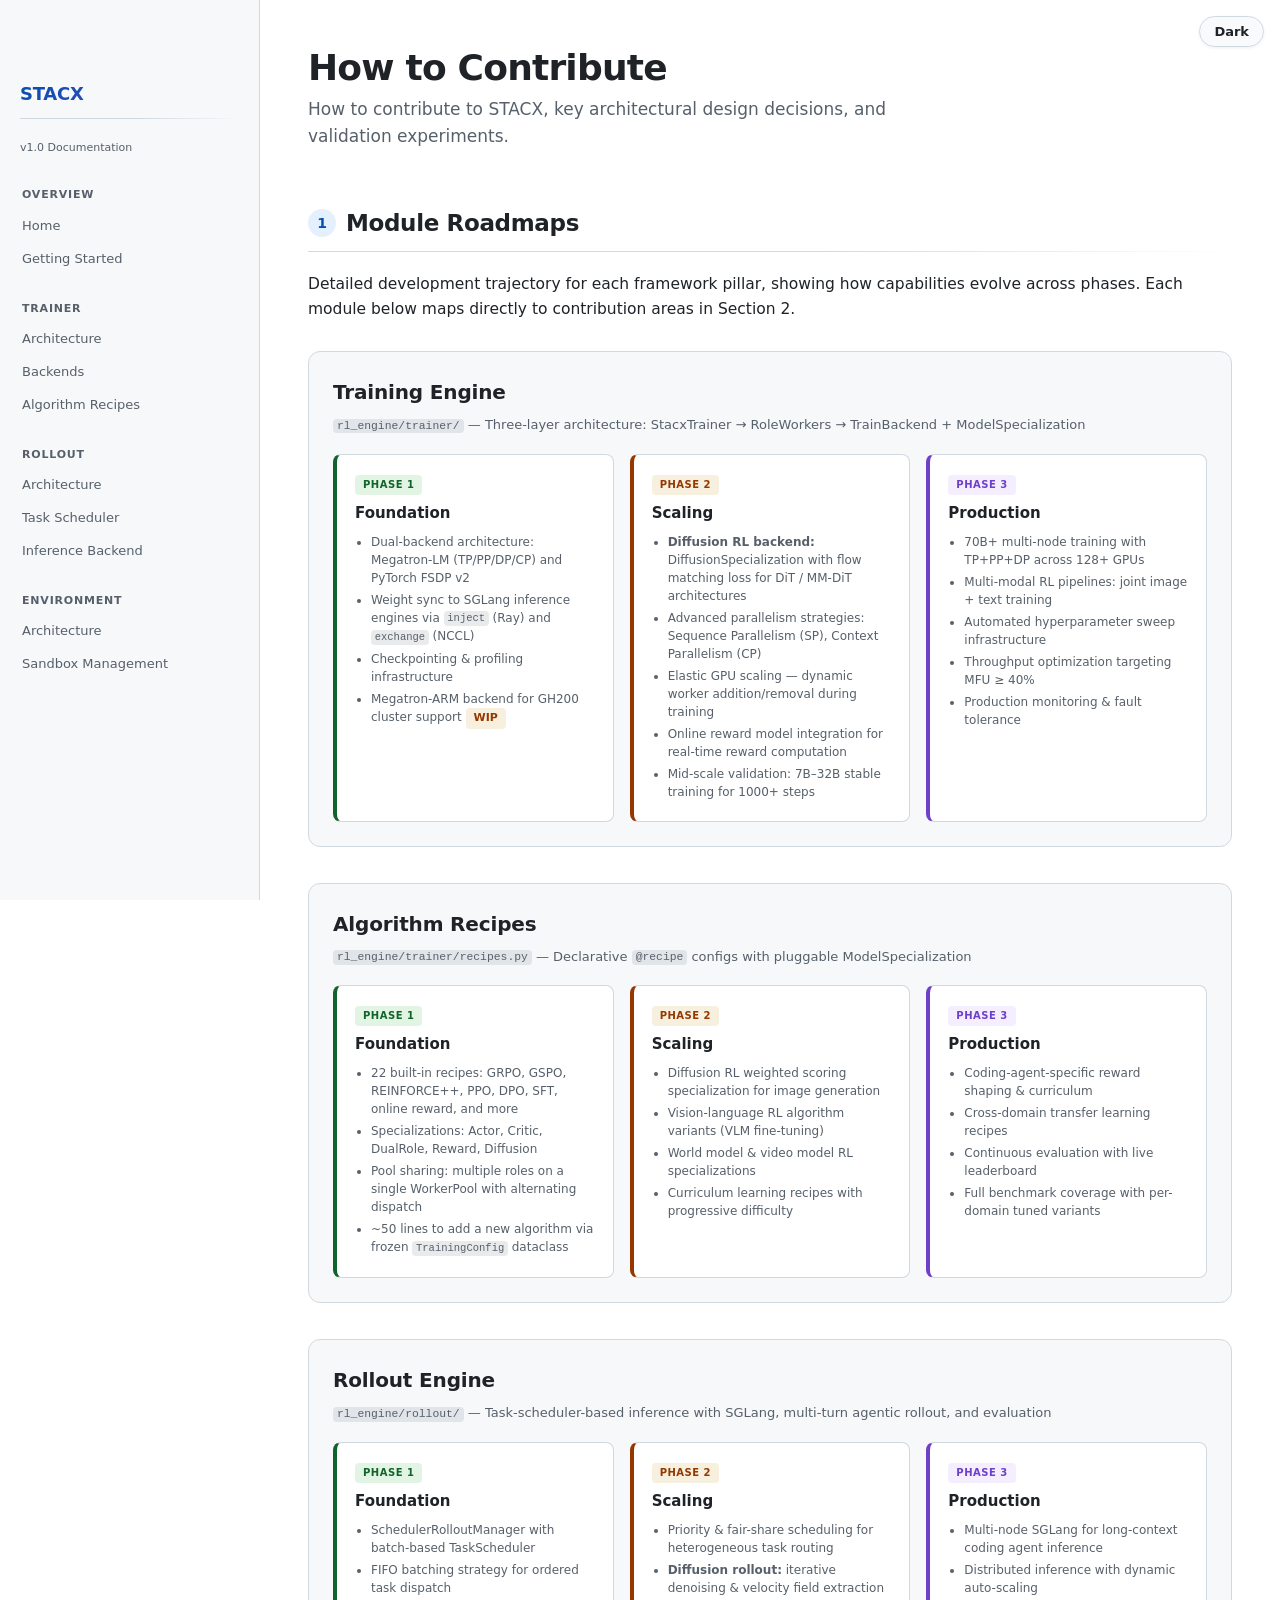
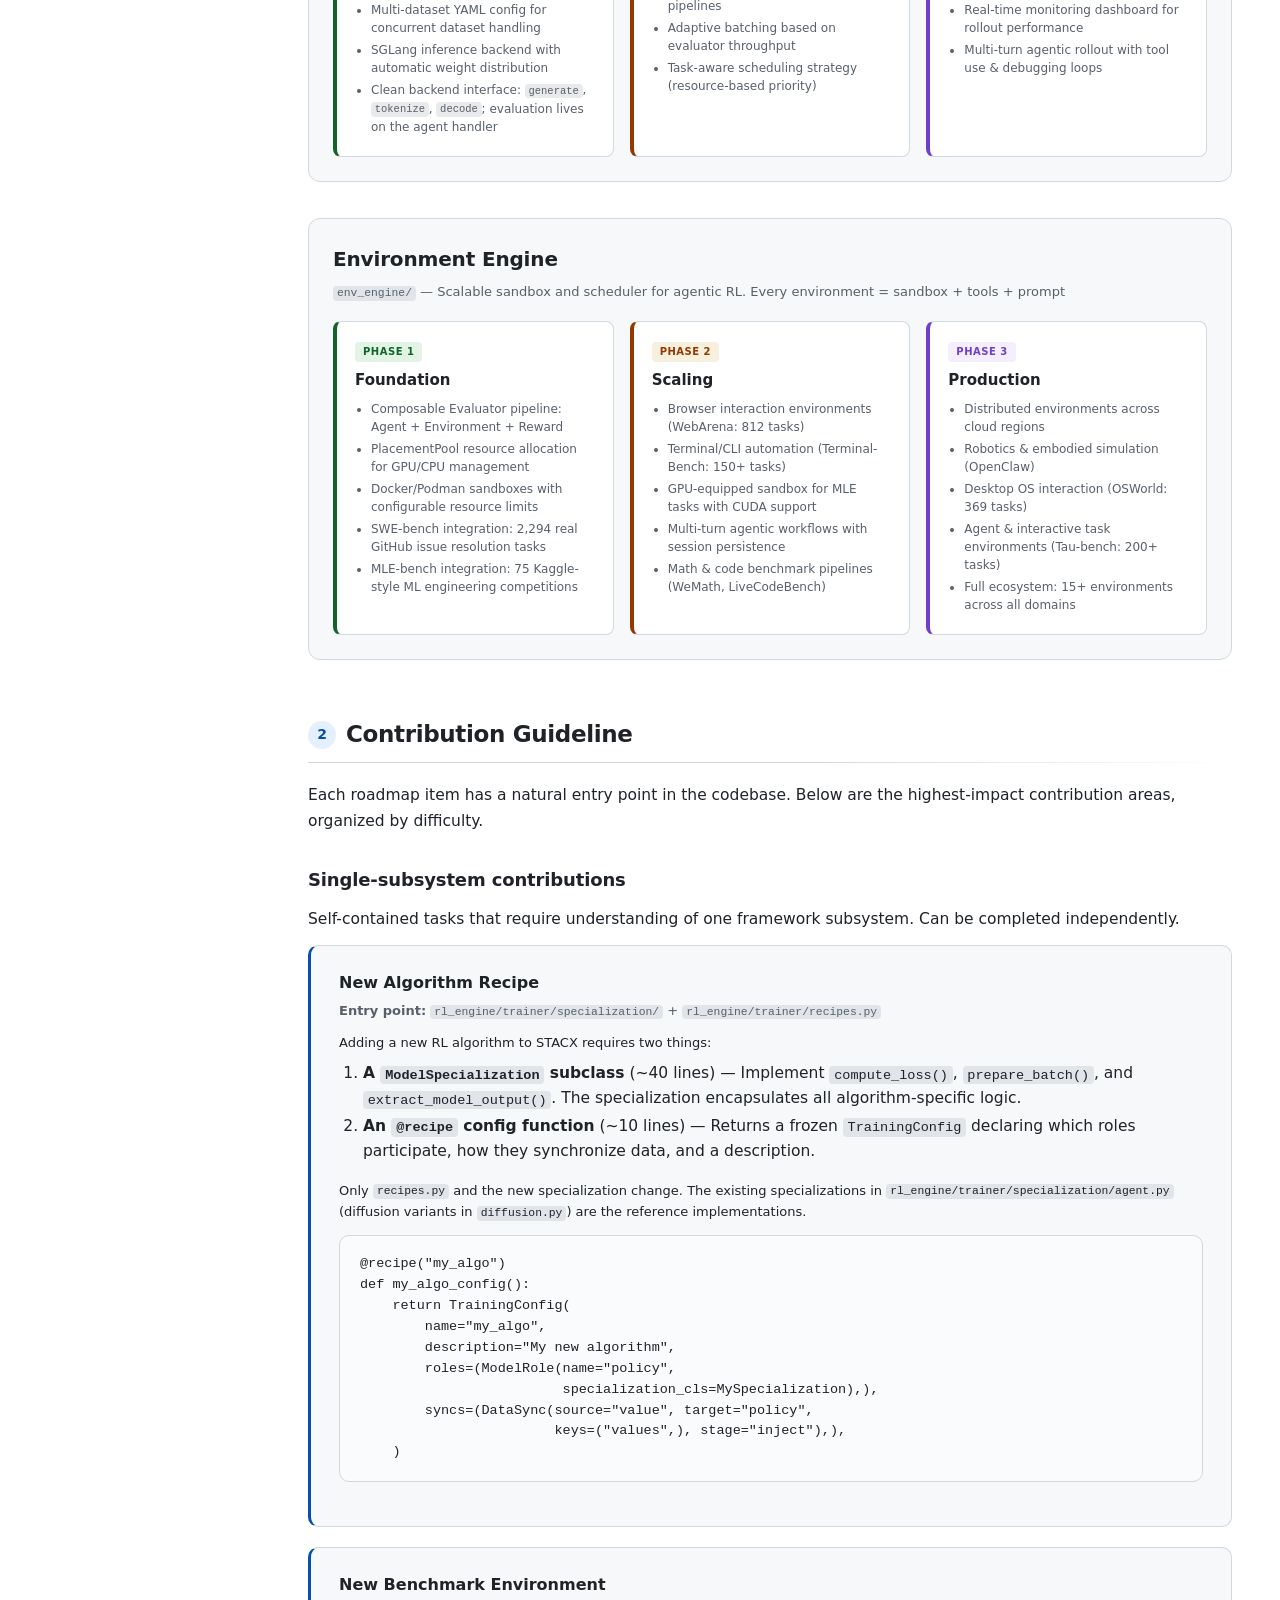
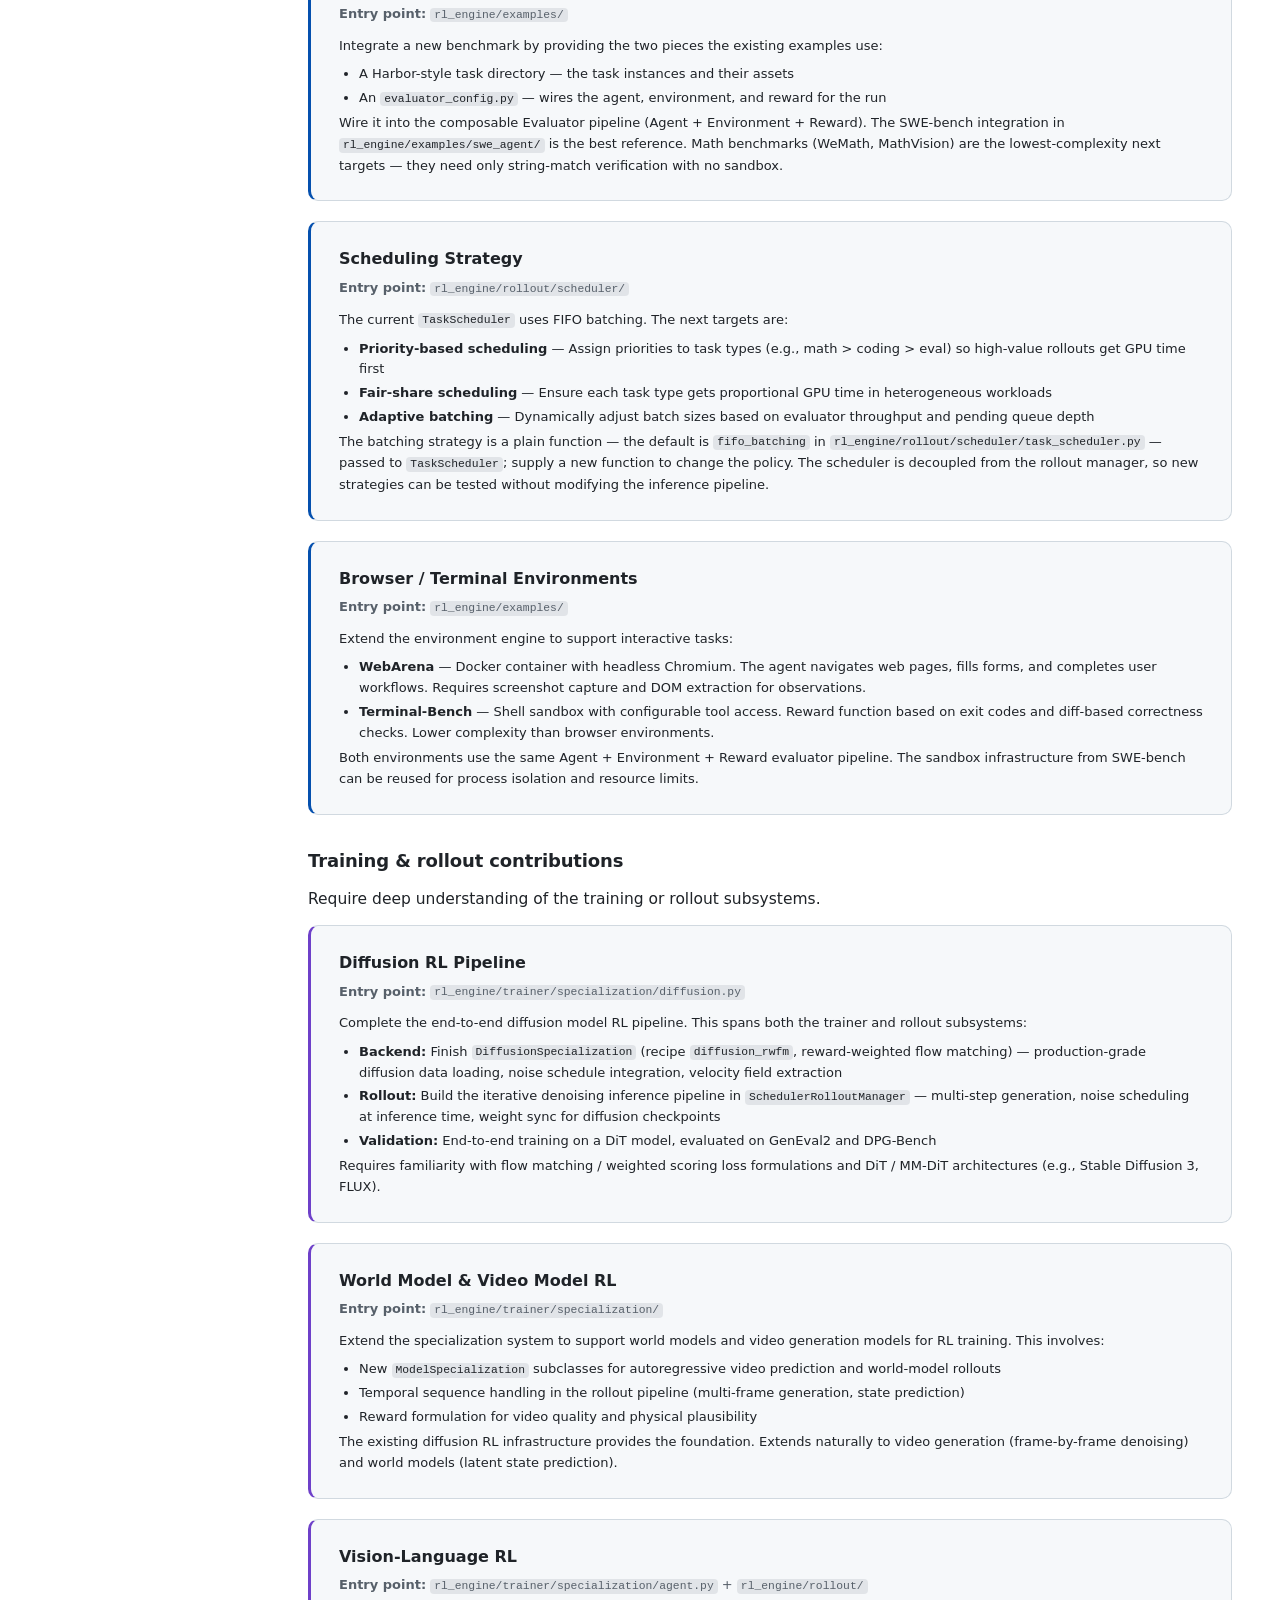
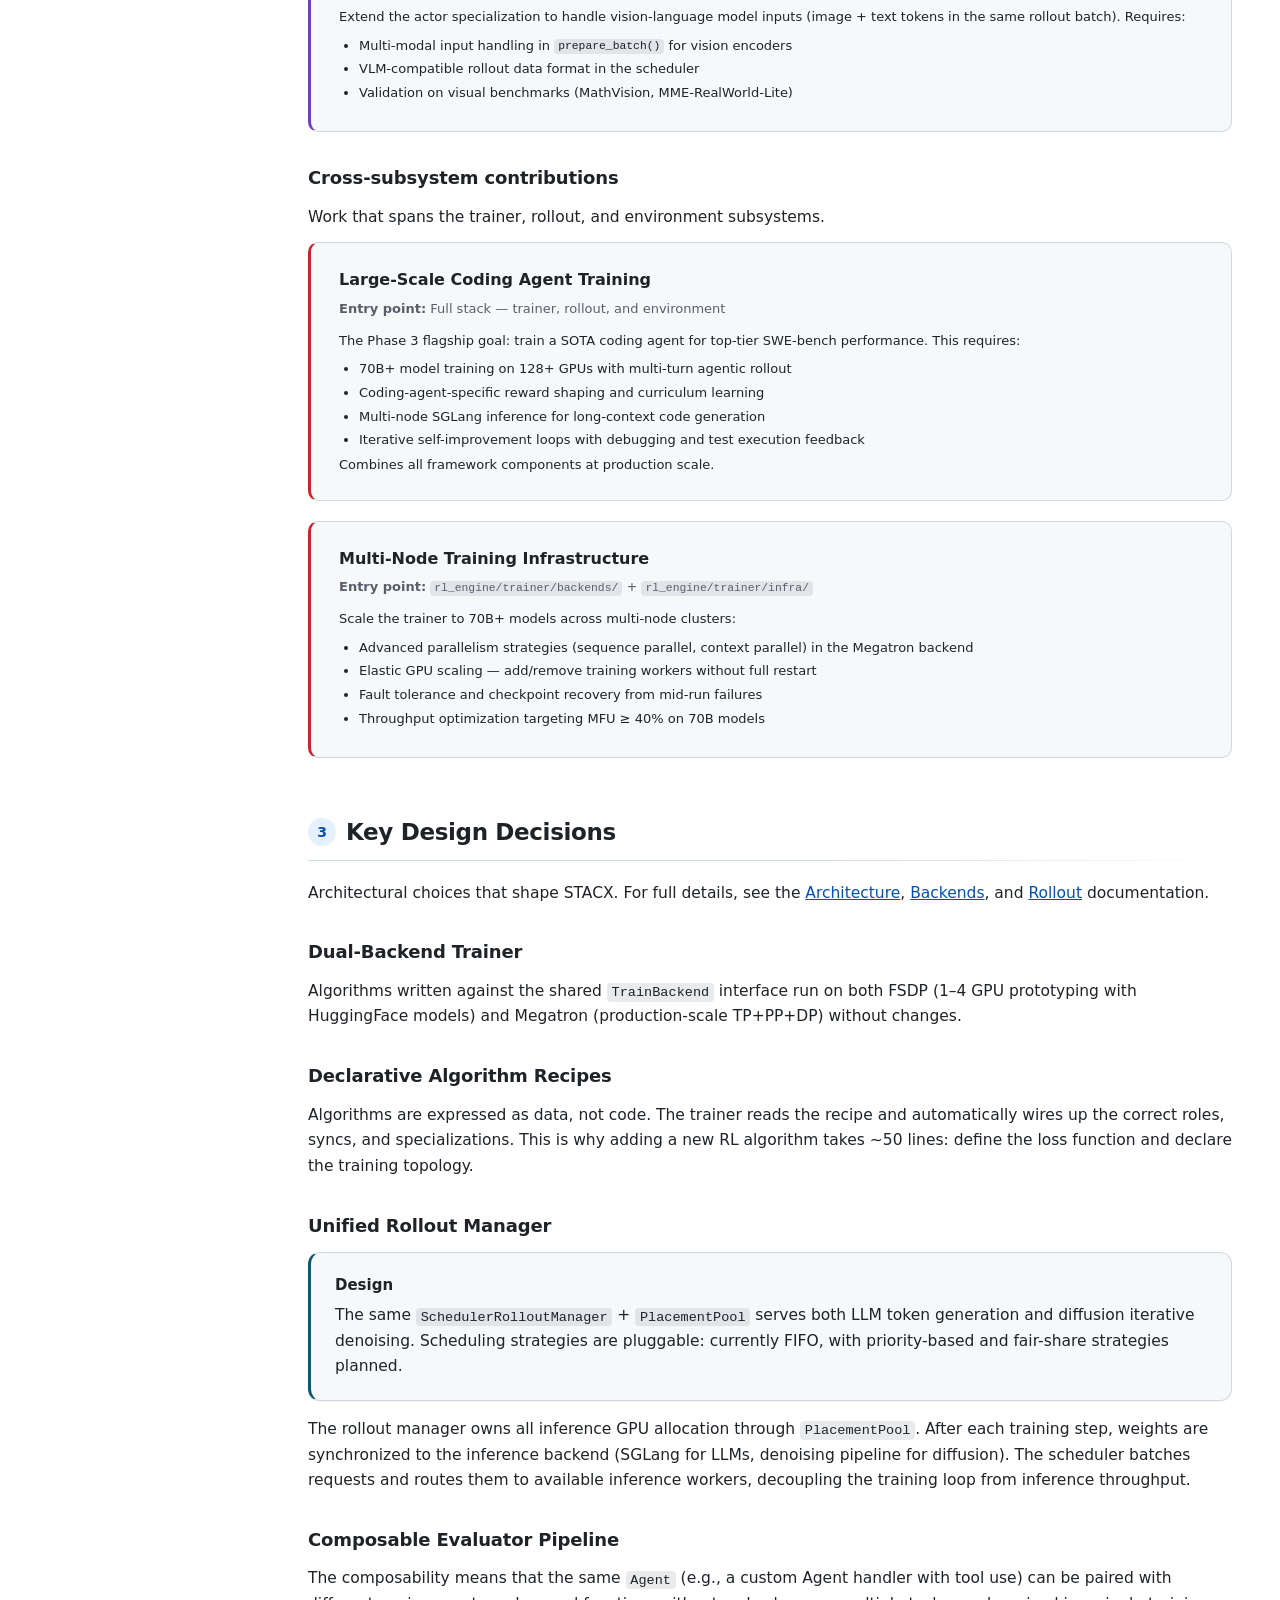
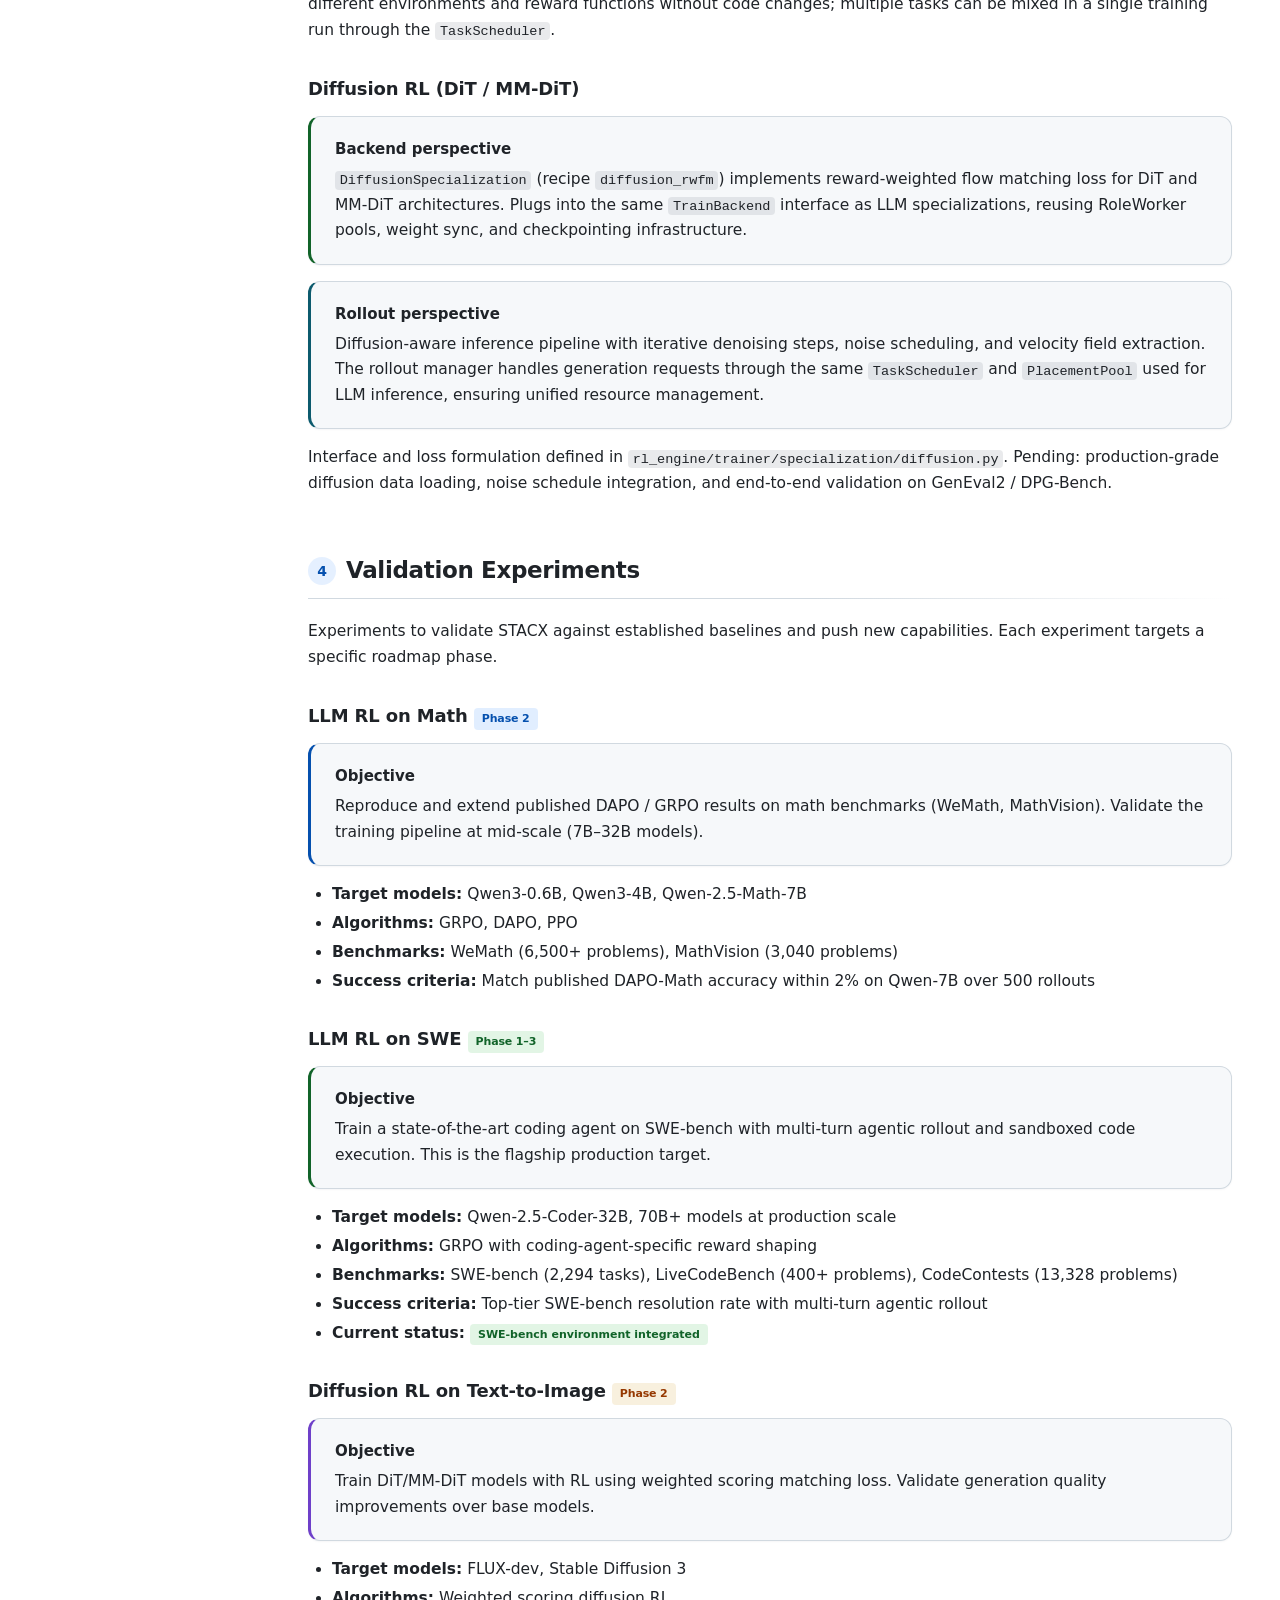
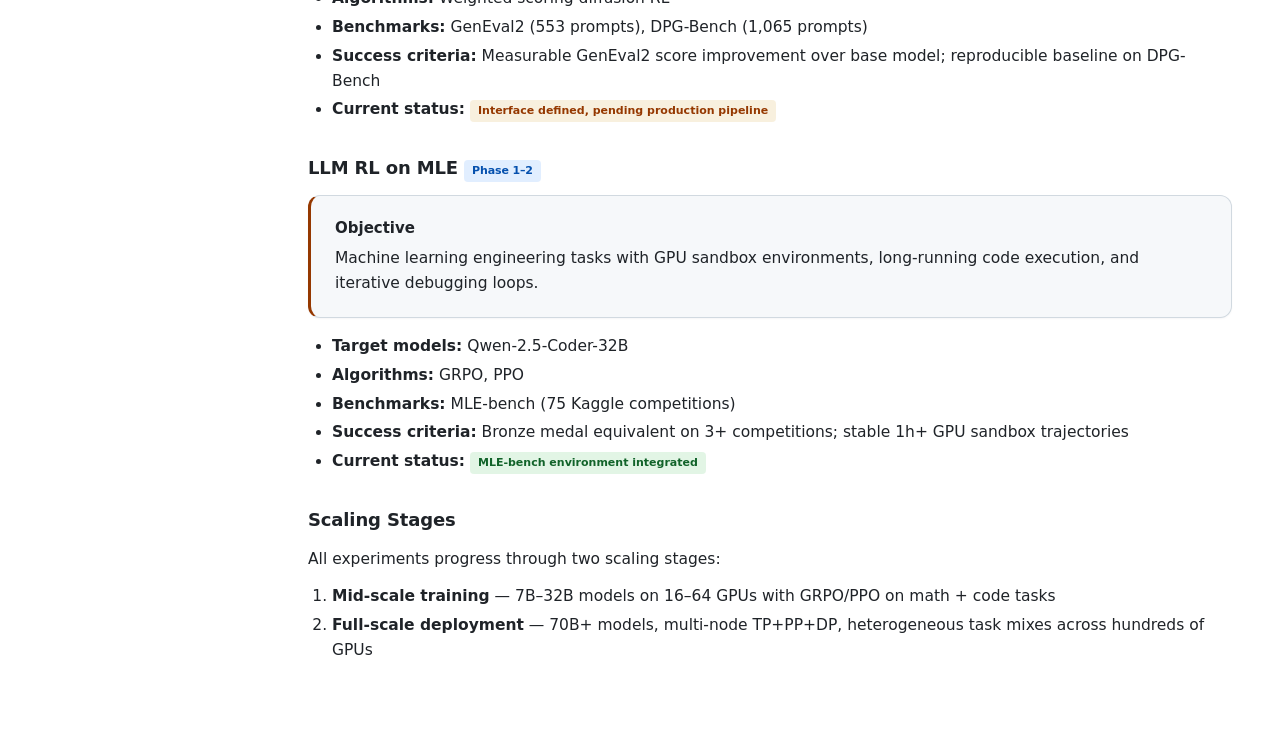
<file: docs/contributing.html>
<!DOCTYPE html>
<html lang="en">
<head>
  <meta charset="UTF-8">
  <meta name="viewport" content="width=device-width, initial-scale=1.0">
  <title>How to Contribute — STACX Documentation</title>
  <style>
/* STACX Documentation — Shared Stylesheet */

:root {
  --bg: #ffffff;
  --surface: #f6f8fa;
  --surface2: #eaeef2;
  --border: #d1d9e0;
  --text: #1f2328;
  --text-dim: #57606a;
  --accent-blue: #0550ae;
  --accent-green: #116329;
  --accent-orange: #953800;
  --accent-purple: #6e40c9;
  --accent-red: #cf222e;
  --accent-cyan: #0c5a6d;
  --nav-width: 260px;
}

[data-theme="dark"] {
  --bg: #0d1117;
  --surface: #161b22;
  --surface2: #1c2128;
  --border: #30363d;
  --text: #e6edf3;
  --text-dim: #8b949e;
  --accent-blue: #58a6ff;
  --accent-green: #3fb950;
  --accent-orange: #d29922;
  --accent-purple: #bc8cff;
  --accent-red: #f85149;
  --accent-cyan: #56d4dd;
}

* { margin: 0; padding: 0; box-sizing: border-box; }

body {
  background: var(--bg);
  color: var(--text);
  font-family: -apple-system, BlinkMacSystemFont, 'SF Pro Display', 'Segoe UI', system-ui, sans-serif;
  line-height: 1.6;
}

.nav-sidebar {
  position: fixed;
  top: 0; left: 0;
  width: var(--nav-width);
  height: 100vh;
  background: var(--surface);
  border-right: 1px solid var(--border);
  padding: 24px 0;
  overflow-y: auto;
  z-index: 100;
}

.nav-logo {
  padding: 0 20px;
  margin-bottom: 24px;
}

.nav-logo h2 {
  font-size: 18px;
  font-weight: 700;
  background: linear-gradient(135deg, var(--accent-blue), var(--accent-purple));
  -webkit-background-clip: text;
  -webkit-text-fill-color: transparent;
  background-clip: text;
}

.nav-logo .version {
  font-size: 11px;
  color: var(--text-dim);
  margin-top: 2px;
}

.nav-section {
  padding: 0 12px;
  margin-bottom: 8px;
}

.nav-section-title {
  font-size: 11px;
  font-weight: 600;
  text-transform: uppercase;
  letter-spacing: 0.8px;
  color: var(--text-dim);
  padding: 8px 8px 4px 8px;
}

.nav-link {
  display: block;
  padding: 6px 12px;
  border-radius: 6px;
  color: var(--text-dim);
  text-decoration: none;
  font-size: 13px;
  transition: all 0.15s;
}

.nav-link:hover {
  background: var(--surface2);
  color: var(--text);
}

.nav-link.active {
  background: rgba(56, 139, 253, 0.12);
  color: var(--accent-blue);
  font-weight: 500;
}

.main-content {
  margin-left: var(--nav-width);
  padding: 48px 48px 80px 48px;
  max-width: 1100px;
}

h1 {
  font-size: 32px;
  font-weight: 700;
  margin-bottom: 8px;
  background: linear-gradient(135deg, var(--accent-blue), var(--accent-purple));
  -webkit-background-clip: text;
  -webkit-text-fill-color: transparent;
  background-clip: text;
}

.page-subtitle {
  color: var(--text-dim);
  font-size: 15px;
  margin-bottom: 40px;
}

h2 {
  font-size: 22px;
  font-weight: 600;
  margin: 48px 0 16px 0;
  padding-bottom: 8px;
  border-bottom: 1px solid var(--border);
  display: flex;
  align-items: center;
  gap: 10px;
}

h2 .num {
  display: inline-flex;
  align-items: center;
  justify-content: center;
  width: 28px;
  height: 28px;
  border-radius: 50%;
  background: var(--accent-blue);
  color: var(--bg);
  font-size: 14px;
  font-weight: 700;
  flex-shrink: 0;
}

h3 {
  font-size: 17px;
  font-weight: 600;
  margin: 28px 0 10px 0;
  color: var(--accent-blue);
}

h4 {
  font-size: 14px;
  font-weight: 600;
  margin: 16px 0 6px 0;
  color: var(--accent-green);
}

p { margin-bottom: 12px; font-size: 14px; }

ul, ol {
  margin: 8px 0 16px 24px;
  font-size: 14px;
}

li { margin-bottom: 4px; }

.card {
  background: var(--surface);
  border: 1px solid var(--border);
  border-radius: 10px;
  padding: 20px 24px;
  margin-bottom: 16px;
}

.card.blue   { border-left: 3px solid var(--accent-blue); }
.card.green  { border-left: 3px solid var(--accent-green); }
.card.orange { border-left: 3px solid var(--accent-orange); }
.card.purple { border-left: 3px solid var(--accent-purple); }
.card.red    { border-left: 3px solid var(--accent-red); }
.card.cyan   { border-left: 3px solid var(--accent-cyan); }

.card h4 { margin-top: 0; }
.card p:last-child { margin-bottom: 0; }

.callout-grid {
  display: grid;
  grid-template-columns: repeat(auto-fit, minmax(260px, 1fr));
  gap: 16px;
  margin: 16px 0 24px 0;
}

.callout {
  background: var(--surface2);
  border: 1px solid var(--border);
  border-radius: 8px;
  padding: 16px;
}

.callout h4 {
  font-size: 14px;
  font-weight: 600;
  margin: 0 0 4px 0;
}

.callout p {
  font-size: 13px;
  color: var(--text-dim);
  margin: 0;
}

code {
  font-family: 'SF Mono', 'Fira Code', 'Consolas', monospace;
  font-size: 12px;
  background: rgba(110, 118, 129, 0.15);
  padding: 2px 6px;
  border-radius: 4px;
}

pre {
  background: var(--surface2);
  border: 1px solid var(--border);
  border-radius: 8px;
  padding: 16px 20px;
  overflow-x: auto;
  margin: 12px 0 20px 0;
  font-family: 'SF Mono', 'Fira Code', 'Consolas', monospace;
  font-size: 12px;
  line-height: 1.5;
}

.tag {
  display: inline-block;
  padding: 2px 8px;
  border-radius: 4px;
  font-size: 11px;
  font-weight: 600;
}

.tag-blue   { background: rgba(56, 139, 253, 0.15); color: var(--accent-blue); }
.tag-green  { background: rgba(63, 185, 80, 0.15); color: var(--accent-green); }
.tag-orange { background: rgba(210, 153, 34, 0.15); color: var(--accent-orange); }
.tag-purple { background: rgba(188, 140, 255, 0.15); color: var(--accent-purple); }
.tag-red    { background: rgba(248, 81, 73, 0.15); color: var(--accent-red); }
.tag-cyan   { background: rgba(86, 212, 221, 0.15); color: var(--accent-cyan); }

.contrib-card {
  background: var(--surface);
  border: 1px solid var(--border);
  border-radius: 10px;
  padding: 24px 28px;
  margin-bottom: 20px;
}

.contrib-card h4 {
  font-size: 16px;
  font-weight: 700;
  margin: 0 0 6px 0;
}

.contrib-card .entry-point {
  font-size: 13px;
  color: var(--text-dim);
  margin-bottom: 10px;
}

.contrib-card .details {
  font-size: 13px;
  margin-bottom: 0;
}

.contrib-card ul {
  margin: 8px 0 0 20px;
  font-size: 13px;
}

.contrib-card li {
  margin-bottom: 3px;
}

.difficulty {
  display: inline-block;
  padding: 2px 8px;
  border-radius: 4px;
  font-size: 10px;
  font-weight: 700;
  text-transform: uppercase;
  letter-spacing: 0.5px;
  margin-left: 8px;
}

.difficulty.starter  { background: rgba(63,185,80,0.15); color: var(--accent-green); }
.difficulty.intermediate { background: rgba(56,139,253,0.15); color: var(--accent-blue); }
.difficulty.advanced { background: rgba(188,140,255,0.15); color: var(--accent-purple); }
.difficulty.expert   { background: rgba(248,81,73,0.15); color: var(--accent-red); }

/* ── Module Roadmap Detail Sections ──────────────────── */

.module-detail {
  margin: 28px 0 36px 0;
  padding: 24px;
  background: var(--surface);
  border: 1px solid var(--border);
  border-radius: 12px;
}

.module-title {
  font-size: 20px;
  font-weight: 700;
  margin: 0 0 6px 0 !important;
  border-bottom: none !important;
}

.module-detail > p {
  font-size: 13px;
  color: var(--text-dim);
  margin-bottom: 18px;
}

.module-phases {
  display: grid;
  grid-template-columns: repeat(3, 1fr);
  gap: 16px;
}

.module-phase-card {
  background: var(--bg);
  border: 1px solid var(--border);
  border-left: 4px solid;
  border-radius: 8px;
  padding: 16px 18px;
}

.module-phase-tag {
  display: inline-block;
  padding: 2px 8px;
  border-radius: 4px;
  font-size: 10px;
  font-weight: 700;
  text-transform: uppercase;
  letter-spacing: 0.5px;
  margin-bottom: 6px;
}

.module-phase-card h4 {
  font-size: 15px;
  font-weight: 700;
  margin: 0 0 8px 0;
  color: var(--text);
}

.module-phase-card ul {
  margin: 0 0 0 16px;
  padding: 0;
  font-size: 12px;
  color: var(--text-dim);
}

.module-phase-card li {
  margin-bottom: 4px;
  line-height: 1.5;
}

@media (max-width: 900px) {
  .nav-sidebar { display: none; }
  .main-content { margin-left: 0; padding: 24px; }
  .module-phases {
    grid-template-columns: 1fr;
  }
}

.theme-toggle {
  position: fixed;
  top: 16px;
  right: 16px;
  z-index: 200;
  background: var(--surface);
  border: 1px solid var(--border);
  border-radius: 8px;
  padding: 6px 12px;
  color: var(--text);
  font-size: 13px;
  cursor: pointer;
  transition: all 0.2s;
  font-family: inherit;
}
.theme-toggle:hover {
  background: var(--surface2);
  border-color: var(--accent-blue);
}
  /* shared: readable content links in both themes */
.main-content a, .main-content a code { color: var(--accent-blue); }
.main-content a:hover { color: var(--accent-cyan); }

/* ── Refinement layer: typography, response, materials ── */

html { scroll-behavior: smooth; scroll-padding-top: 24px; }

body {
  -webkit-font-smoothing: antialiased;
  text-rendering: optimizeLegibility;
  font-optical-sizing: auto;
}

::selection { background: rgba(56, 139, 253, 0.22); }

/* Type — size-specific tracking and leading */
h1 {
  background: none;
  -webkit-text-fill-color: var(--text);
  color: var(--text);
  letter-spacing: -0.022em;
  line-height: 1.15;
  text-wrap: balance;
}
h2 { letter-spacing: -0.015em; text-wrap: balance; }
h3 { letter-spacing: -0.008em; }
p { font-size: 14.5px; line-height: 1.65; }
ul, ol { font-size: 14.5px; }
li { line-height: 1.6; }
.page-subtitle { font-size: 16px; text-wrap: pretty; }

/* Quieter chrome — tint instead of fill, neutral table headers */
h2 .num {
  background: rgba(56, 139, 253, 0.13);
  color: var(--accent-blue);
  font-weight: 650;
}
th {
  color: var(--text-dim);
  font-size: 12px;
  text-transform: uppercase;
  letter-spacing: 0.06em;
}
table { font-variant-numeric: tabular-nums; }

/* Gentle depth on resting surfaces */
.card, .diagram, .comparison-col { box-shadow: 0 1px 2px rgba(16, 24, 40, 0.04); }

/* Response — feedback on press, not just hover */
.nav-link, .theme-toggle, .hero-card, .view-toggle-btn {
  transition: background 0.15s ease-out, color 0.15s ease-out,
              border-color 0.15s ease-out, transform 0.15s ease-out;
}
.nav-link:active, .view-toggle-btn:active { transform: scale(0.98); transition-duration: 0.05s; }
.theme-toggle:active { transform: scale(0.96); transition-duration: 0.05s; }
.hero-card:active { transform: translateY(0) scale(0.99); transition-duration: 0.05s; }
.main-content a:active { opacity: 0.65; }

:focus-visible { outline: 2px solid var(--accent-blue); outline-offset: 2px; border-radius: 4px; }

.nav-sidebar { scrollbar-width: thin; }

/* Floating chrome reads as material — content scrolls beneath it */
.theme-toggle {
  background: color-mix(in srgb, var(--surface) 72%, transparent);
  backdrop-filter: blur(12px) saturate(180%);
  -webkit-backdrop-filter: blur(12px) saturate(180%);
  box-shadow: 0 1px 3px rgba(16, 24, 40, 0.07);
}

@media (prefers-reduced-motion: reduce) {
  html { scroll-behavior: auto; }
  *, *::before, *::after { transition-duration: 0.01ms !important; animation: none !important; }
}
@media (prefers-reduced-transparency: reduce) {
  .theme-toggle {
    background: var(--surface);
    backdrop-filter: none;
    -webkit-backdrop-filter: none;
  }
}

/* ── Refinement layer v2: beauty pass ── */

/* Sidebar — calmer rhythm, tactile links */
.nav-sidebar { padding: 20px 0 28px; }
.nav-sidebar::-webkit-scrollbar { width: 8px; }
.nav-sidebar::-webkit-scrollbar-thumb { background: var(--border); border-radius: 4px; }
.nav-logo { padding: 4px 20px 0; margin-bottom: 20px; }
.nav-section { margin-bottom: 14px; }
.nav-section-title { padding: 10px 10px 6px; }
.nav-link { padding: 6px 10px; border-radius: 7px; }
.nav-link.active { font-weight: 600; }

/* Section rules — the divider fades out instead of cutting across */
h2 { border-bottom: none; padding-bottom: 10px; position: relative; margin-top: 52px; }
h2::after {
  content: ""; position: absolute; left: 0; right: 0; bottom: 0; height: 1px;
  background: linear-gradient(90deg, var(--border) 55%, transparent);
}

/* Surfaces — rounder, softer */
.card, .diagram, .comparison-col { border-radius: 12px; }
pre, .callout { border-radius: 10px; }

/* Tables — enclosed, rounded, quiet */
table {
  border-collapse: separate; border-spacing: 0;
  border: 1px solid var(--border); border-radius: 10px; overflow: hidden;
}
th { background: var(--surface); border-bottom: 1px solid var(--border); padding: 10px 14px; }
td { padding: 9px 14px; }
tr:last-child td { border-bottom: none; }
th:first-child { border-top-left-radius: 9px; }
th:last-child { border-top-right-radius: 9px; }
tr:last-child td:first-child { border-bottom-left-radius: 9px; }
tr:last-child td:last-child { border-bottom-right-radius: 9px; }

/* Floating toggle as a pill */
.theme-toggle { border-radius: 999px; padding: 7px 14px; font-weight: 600; }

/* Landing hero — faint atmospheric wash, icon chips, deeper card lift */
.hero { position: relative; }
.hero::before {
  content: ""; position: absolute; inset: -48px -80px 0; z-index: -1; pointer-events: none;
  background:
    radial-gradient(55% 45% at 50% 0%, rgba(56, 139, 253, 0.07), transparent 70%),
    radial-gradient(35% 35% at 82% 12%, rgba(188, 140, 255, 0.05), transparent 70%);
}
.hero h1 { font-size: 54px; letter-spacing: -0.03em; }
.hero .tagline { font-size: 19px; text-wrap: pretty; }
.hero-card {
  border-radius: 14px; padding: 26px 24px;
  box-shadow: 0 1px 2px rgba(16, 24, 40, 0.04);
}
.hero-card:hover {
  transform: translateY(-3px);
  box-shadow: 0 10px 28px rgba(16, 24, 40, 0.08);
}
.hero-card .icon {
  width: 46px; height: 46px; display: inline-grid; place-items: center;
  background: var(--surface2); border-radius: 12px;
  font-size: 22px; margin-bottom: 14px;
}

/* ── Refinement v3: professional pass (external design review) ── */

html { color-scheme: light; }
[data-theme="dark"] { color-scheme: dark; }

/* Type scale — larger, less compressed */
body { font-size: 15.5px; }
p, ul, ol { font-size: inherit; }
h1 { font-size: 36px; line-height: 1.12; }
h2 { font-size: 23px; margin: 56px 0 20px; }
h3 { font-size: 18px; margin: 32px 0 12px; }
h4 { font-size: 15px; }
.page-subtitle { font-size: 17px; line-height: 1.55; max-width: 70ch; margin-bottom: 48px; }

/* One accent — headings are neutral ink */
h3, h4 { color: var(--text); }

/* Code — relative inline sizing, comfortable blocks */
code { font-size: 0.875em; padding: 0.12em 0.35em; border-radius: 4px; }
pre { font-size: 13.5px; line-height: 1.55; padding: 18px 20px; tab-size: 2; }
pre code { font-size: inherit; padding: 0; }

/* Tables scroll instead of squeezing */
.table-scroll { overflow-x: auto; margin: 12px 0 24px; border: 1px solid var(--border); border-radius: 10px; }
.table-scroll table { min-width: 640px; margin: 0; border: 0; }
td { vertical-align: top; line-height: 1.55; }

/* Diagrams — legible labels, editorial captions */
.diagram svg, .arch-diagram svg { display: block; width: 100%; height: auto; }
.diagram svg text[font-size="9"], .diagram svg text[font-size="10"],
.arch-diagram svg text[font-size="9"], .arch-diagram svg text[font-size="10"] { font-size: 11px; }
.fig-caption { font-style: normal; text-align: left; font-size: 12.5px; margin: 10px 0 12px; max-width: none; }

/* Landing hero actions + icon chips */
.hero-actions { display: flex; justify-content: center; gap: 10px; margin: 26px 0 8px; }
.main-content a.button-primary, .main-content a.button-secondary {
  display: inline-flex; align-items: center; gap: 7px;
  padding: 9px 16px; border-radius: 8px; font-size: 14px; font-weight: 600; text-decoration: none;
  transition: background 0.15s ease-out, border-color 0.15s ease-out,
              filter 0.15s ease-out, transform 0.15s ease-out;
}
.main-content a.button-primary { background: var(--accent-blue); color: #fff; }
.main-content a.button-primary:hover { filter: brightness(1.1); color: #fff; }
.main-content a.button-secondary { border: 1px solid var(--border); background: var(--surface); color: var(--text); }
.main-content a.button-secondary:hover { border-color: var(--accent-blue); color: var(--text); }
.main-content a.button-primary:active, .main-content a.button-secondary:active { transform: scale(0.97); }
.hero-card .icon svg { width: 22px; height: 22px; color: var(--accent-blue); }

/* Mobile navigation — header + slide-in sidebar */
.mobile-header { display: none; }
@media (max-width: 900px) {
  .mobile-header {
    display: flex; position: sticky; top: 0; z-index: 220; height: 52px;
    align-items: center; justify-content: space-between; padding: 0 16px;
    background: var(--bg);
    background: color-mix(in srgb, var(--bg) 88%, transparent);
    backdrop-filter: blur(12px); -webkit-backdrop-filter: blur(12px);
    border-bottom: 1px solid var(--border);
  }
  .mobile-header .mh-brand { font-weight: 700; font-size: 16px; color: var(--text); text-decoration: none; }
  .nav-toggle {
    background: var(--surface); border: 1px solid var(--border); border-radius: 8px;
    padding: 6px 14px; font: inherit; font-size: 13.5px; font-weight: 600;
    color: var(--text); cursor: pointer;
  }
  .nav-sidebar {
    display: block; z-index: 240; transform: translateX(-100%);
    transition: transform 200ms cubic-bezier(0.23, 1, 0.32, 1);
    box-shadow: 0 12px 40px rgba(0, 0, 0, 0.18);
  }
  .nav-sidebar[data-open="true"] { transform: none; }
  .mobile-header ~ .theme-toggle { top: 62px; }
}
@media (prefers-reduced-motion: reduce) {
  .nav-sidebar { transition: none; }
}

/* ── Coding font + chromeless figures ── */
code, pre, .code-ref {
  font-family: ui-monospace, "SF Mono", Menlo, "JetBrains Mono", "Fira Code", Consolas, monospace;
}
.diagram, .arch-diagram { background: none; border: none; box-shadow: none; padding: 12px 0; }

/* ── Lighter surfaces for code blocks and callouts ── */
pre, .callout {
  background: var(--surface);
  background: color-mix(in srgb, var(--surface) 55%, var(--bg));
}
</style>
<script>try{if(localStorage.getItem('stacx-theme')==='dark')document.documentElement.setAttribute('data-theme','dark');}catch(e){}</script>
</head>
<body>
<header class="mobile-header"><a class="mh-brand" href="index.html">STACX</a><button class="nav-toggle" type="button" aria-controls="docsNav" aria-expanded="false">Menu</button></header>
  <div class="layout">
    <nav class="nav-sidebar" id="docsNav">
      <div class="nav-logo">
        <h2>STACX</h2>
        <div class="version">v1.0 Documentation</div>
      </div>
      <div class="nav-section">
        <div class="nav-section-title">Overview</div>
        <a href="index.html" class="nav-link">Home</a>
        <a href="getting-started.html" class="nav-link">Getting Started</a>
      </div>
      <div class="nav-section">
        <div class="nav-section-title">Trainer</div>
        <a href="architecture.html" class="nav-link">Architecture</a>
        <a href="backends.html" class="nav-link">Backends</a>
        <a href="recipes.html" class="nav-link">Algorithm Recipes</a>
      </div>
      <div class="nav-section">
        <div class="nav-section-title">Rollout</div>
        <a href="rollout.html" class="nav-link">Architecture</a>
        <a href="rollout-scheduler.html" class="nav-link">Task Scheduler</a>
        <a href="rollout-inference.html" class="nav-link">Inference Backend</a>
      </div>
      <div class="nav-section">
        <div class="nav-section-title">Environment</div>
        <a href="environment.html" class="nav-link">Architecture</a>
        <a href="env-sandbox.html" class="nav-link">Sandbox Management</a>
      </div>
    </nav>

    <div class="main-content">
      <div class="page-header">
        <h1>How to Contribute</h1>
        <p class="page-subtitle">How to contribute to STACX, key architectural design decisions, and validation experiments.</p>
      </div>

      <!-- ══════════════════════════════════════════════════════════
           Section 1: Module Roadmaps (detailed per-pillar breakdown)
           ══════════════════════════════════════════════════════════ -->
      <section>
        <h2><span class="num">1</span> Module Roadmaps</h2>
        <p>Detailed development trajectory for each framework pillar, showing how capabilities evolve across phases. Each module below maps directly to contribution areas in Section 2.</p>

        <!-- Training Engine -->
        <div class="module-detail">
          <h3 class="module-title">Training Engine</h3>
          <p><code>rl_engine/trainer/</code> &mdash; Three-layer architecture: StacxTrainer &rarr; RoleWorkers &rarr; TrainBackend + ModelSpecialization</p>
          <div class="module-phases">
            <div class="module-phase-card" style="border-left-color:var(--accent-green);">
              <div class="module-phase-tag" style="background:rgba(63,185,80,0.15); color:var(--accent-green);">Phase 1</div>
              <h4>Foundation</h4>
              <ul>
                <li>Dual-backend architecture: Megatron-LM (TP/PP/DP/CP) and PyTorch FSDP v2</li>
                <li>Weight sync to SGLang inference engines via <code>inject</code> (Ray) and <code>exchange</code> (NCCL)</li>
                <li>Checkpointing &amp; profiling infrastructure</li>
                <li>Megatron-ARM backend for GH200 cluster support <span class="tag tag-orange">WIP</span></li>
              </ul>
            </div>
            <div class="module-phase-card" style="border-left-color:var(--accent-orange);">
              <div class="module-phase-tag" style="background:rgba(210,153,34,0.15); color:var(--accent-orange);">Phase 2</div>
              <h4>Scaling</h4>
              <ul>
                <li><strong>Diffusion RL backend:</strong> DiffusionSpecialization with flow matching loss for DiT / MM-DiT architectures</li>
                <li>Advanced parallelism strategies: Sequence Parallelism (SP), Context Parallelism (CP)</li>
                <li>Elastic GPU scaling &mdash; dynamic worker addition/removal during training</li>
                <li>Online reward model integration for real-time reward computation</li>
                <li>Mid-scale validation: 7B&ndash;32B stable training for 1000+ steps</li>
              </ul>
            </div>
            <div class="module-phase-card" style="border-left-color:var(--accent-purple);">
              <div class="module-phase-tag" style="background:rgba(188,140,255,0.15); color:var(--accent-purple);">Phase 3</div>
              <h4>Production</h4>
              <ul>
                <li>70B+ multi-node training with TP+PP+DP across 128+ GPUs</li>
                <li>Multi-modal RL pipelines: joint image + text training</li>
                <li>Automated hyperparameter sweep infrastructure</li>
                <li>Throughput optimization targeting MFU &ge; 40%</li>
                <li>Production monitoring &amp; fault tolerance</li>
              </ul>
            </div>
          </div>
        </div>

        <!-- Algorithm Recipes -->
        <div class="module-detail">
          <h3 class="module-title">Algorithm Recipes</h3>
          <p><code>rl_engine/trainer/recipes.py</code> &mdash; Declarative <code>@recipe</code> configs with pluggable ModelSpecialization</p>
          <div class="module-phases">
            <div class="module-phase-card" style="border-left-color:var(--accent-green);">
              <div class="module-phase-tag" style="background:rgba(63,185,80,0.15); color:var(--accent-green);">Phase 1</div>
              <h4>Foundation</h4>
              <ul>
                <li>22 built-in recipes: GRPO, GSPO, REINFORCE++, PPO, DPO, SFT, online reward, and more</li>
                <li>Specializations: Actor, Critic, DualRole, Reward, Diffusion</li>
                <li>Pool sharing: multiple roles on a single WorkerPool with alternating dispatch</li>
                <li>~50 lines to add a new algorithm via frozen <code>TrainingConfig</code> dataclass</li>
              </ul>
            </div>
            <div class="module-phase-card" style="border-left-color:var(--accent-orange);">
              <div class="module-phase-tag" style="background:rgba(210,153,34,0.15); color:var(--accent-orange);">Phase 2</div>
              <h4>Scaling</h4>
              <ul>
                <li>Diffusion RL weighted scoring specialization for image generation</li>
                <li>Vision-language RL algorithm variants (VLM fine-tuning)</li>
                <li>World model &amp; video model RL specializations</li>
                <li>Curriculum learning recipes with progressive difficulty</li>
              </ul>
            </div>
            <div class="module-phase-card" style="border-left-color:var(--accent-purple);">
              <div class="module-phase-tag" style="background:rgba(188,140,255,0.15); color:var(--accent-purple);">Phase 3</div>
              <h4>Production</h4>
              <ul>
                <li>Coding-agent-specific reward shaping &amp; curriculum</li>
                <li>Cross-domain transfer learning recipes</li>
                <li>Continuous evaluation with live leaderboard</li>
                <li>Full benchmark coverage with per-domain tuned variants</li>
              </ul>
            </div>
          </div>
        </div>

        <!-- Rollout Engine -->
        <div class="module-detail">
          <h3 class="module-title">Rollout Engine</h3>
          <p><code>rl_engine/rollout/</code> &mdash; Task-scheduler-based inference with SGLang, multi-turn agentic rollout, and evaluation</p>
          <div class="module-phases">
            <div class="module-phase-card" style="border-left-color:var(--accent-green);">
              <div class="module-phase-tag" style="background:rgba(63,185,80,0.15); color:var(--accent-green);">Phase 1</div>
              <h4>Foundation</h4>
              <ul>
                <li>SchedulerRolloutManager with batch-based TaskScheduler</li>
                <li>FIFO batching strategy for ordered task dispatch</li>
                <li>Multi-dataset YAML config for concurrent dataset handling</li>
                <li>SGLang inference backend with automatic weight distribution</li>
                <li>Clean backend interface: <code>generate</code>, <code>tokenize</code>, <code>decode</code>; evaluation lives on the agent handler</li>
              </ul>
            </div>
            <div class="module-phase-card" style="border-left-color:var(--accent-orange);">
              <div class="module-phase-tag" style="background:rgba(210,153,34,0.15); color:var(--accent-orange);">Phase 2</div>
              <h4>Scaling</h4>
              <ul>
                <li>Priority &amp; fair-share scheduling for heterogeneous task routing</li>
                <li><strong>Diffusion rollout:</strong> iterative denoising &amp; velocity field extraction pipelines</li>
                <li>Adaptive batching based on evaluator throughput</li>
                <li>Task-aware scheduling strategy (resource-based priority)</li>
              </ul>
            </div>
            <div class="module-phase-card" style="border-left-color:var(--accent-purple);">
              <div class="module-phase-tag" style="background:rgba(188,140,255,0.15); color:var(--accent-purple);">Phase 3</div>
              <h4>Production</h4>
              <ul>
                <li>Multi-node SGLang for long-context coding agent inference</li>
                <li>Distributed inference with dynamic auto-scaling</li>
                <li>Real-time monitoring dashboard for rollout performance</li>
                <li>Multi-turn agentic rollout with tool use &amp; debugging loops</li>
              </ul>
            </div>
          </div>
        </div>

        <!-- Environment Engine -->
        <div class="module-detail">
          <h3 class="module-title">Environment Engine</h3>
          <p><code>env_engine/</code> &mdash; Scalable sandbox and scheduler for agentic RL. Every environment = sandbox + tools + prompt</p>
          <div class="module-phases">
            <div class="module-phase-card" style="border-left-color:var(--accent-green);">
              <div class="module-phase-tag" style="background:rgba(63,185,80,0.15); color:var(--accent-green);">Phase 1</div>
              <h4>Foundation</h4>
              <ul>
                <li>Composable Evaluator pipeline: Agent + Environment + Reward</li>
                <li>PlacementPool resource allocation for GPU/CPU management</li>
                <li>Docker/Podman sandboxes with configurable resource limits</li>
                <li>SWE-bench integration: 2,294 real GitHub issue resolution tasks</li>
                <li>MLE-bench integration: 75 Kaggle-style ML engineering competitions</li>
              </ul>
            </div>
            <div class="module-phase-card" style="border-left-color:var(--accent-orange);">
              <div class="module-phase-tag" style="background:rgba(210,153,34,0.15); color:var(--accent-orange);">Phase 2</div>
              <h4>Scaling</h4>
              <ul>
                <li>Browser interaction environments (WebArena: 812 tasks)</li>
                <li>Terminal/CLI automation (Terminal-Bench: 150+ tasks)</li>
                <li>GPU-equipped sandbox for MLE tasks with CUDA support</li>
                <li>Multi-turn agentic workflows with session persistence</li>
                <li>Math &amp; code benchmark pipelines (WeMath, LiveCodeBench)</li>
              </ul>
            </div>
            <div class="module-phase-card" style="border-left-color:var(--accent-purple);">
              <div class="module-phase-tag" style="background:rgba(188,140,255,0.15); color:var(--accent-purple);">Phase 3</div>
              <h4>Production</h4>
              <ul>
                <li>Distributed environments across cloud regions</li>
                <li>Robotics &amp; embodied simulation (OpenClaw)</li>
                <li>Desktop OS interaction (OSWorld: 369 tasks)</li>
                <li>Agent &amp; interactive task environments (Tau-bench: 200+ tasks)</li>
                <li>Full ecosystem: 15+ environments across all domains</li>
              </ul>
            </div>
          </div>
        </div>
      </section>

      <!-- ══════════════════════════════════════════════════════════
           Section 2: How to Contribute
           ══════════════════════════════════════════════════════════ -->
      <section>
        <h2><span class="num">2</span> Contribution Guideline</h2>
        <p>Each roadmap item has a natural entry point in the codebase. Below are the highest-impact contribution areas, organized by difficulty.</p>

        <h3>Single-subsystem contributions</h3>
        <p>Self-contained tasks that require understanding of one framework subsystem. Can be completed independently.</p>

        <div class="contrib-card" style="border-left:3px solid var(--accent-blue);">
          <h4>New Algorithm Recipe</h4>
          <div class="entry-point"><strong>Entry point:</strong> <code>rl_engine/trainer/specialization/</code> + <code>rl_engine/trainer/recipes.py</code></div>
          <p class="details">Adding a new RL algorithm to STACX requires two things:</p>
          <ol>
            <li><strong>A <code>ModelSpecialization</code> subclass</strong> (~40 lines) &mdash; Implement <code>compute_loss()</code>, <code>prepare_batch()</code>, and <code>extract_model_output()</code>. The specialization encapsulates all algorithm-specific logic.</li>
            <li><strong>An <code>@recipe</code> config function</strong> (~10 lines) &mdash; Returns a frozen <code>TrainingConfig</code> declaring which roles participate, how they synchronize data, and a description.</li>
          </ol>
          <p class="details">Only <code>recipes.py</code> and the new specialization change. The existing specializations in <code>rl_engine/trainer/specialization/agent.py</code> (diffusion variants in <code>diffusion.py</code>) are the reference implementations.</p>
          <pre>@recipe("my_algo")
def my_algo_config():
    return TrainingConfig(
        name="my_algo",
        description="My new algorithm",
        roles=(ModelRole(name="policy",
                         specialization_cls=MySpecialization),),
        syncs=(DataSync(source="value", target="policy",
                        keys=("values",), stage="inject"),),
    )</pre>
        </div>

        <div class="contrib-card" style="border-left:3px solid var(--accent-blue);">
          <h4>New Benchmark Environment</h4>
          <div class="entry-point"><strong>Entry point:</strong> <code>rl_engine/examples/</code></div>
          <p class="details">Integrate a new benchmark by providing the two pieces the existing examples use:</p>
          <ul>
            <li>A Harbor-style task directory &mdash; the task instances and their assets</li>
            <li>An <code>evaluator_config.py</code> &mdash; wires the agent, environment, and reward for the run</li>
          </ul>
          <p class="details">Wire it into the composable Evaluator pipeline (Agent + Environment + Reward). The SWE-bench integration in <code>rl_engine/examples/swe_agent/</code> is the best reference. Math benchmarks (WeMath, MathVision) are the lowest-complexity next targets &mdash; they need only string-match verification with no sandbox.</p>
        </div>

        <div class="contrib-card" style="border-left:3px solid var(--accent-blue);">
          <h4>Scheduling Strategy</h4>
          <div class="entry-point"><strong>Entry point:</strong> <code>rl_engine/rollout/scheduler/</code></div>
          <p class="details">The current <code>TaskScheduler</code> uses FIFO batching. The next targets are:</p>
          <ul>
            <li><strong>Priority-based scheduling</strong> &mdash; Assign priorities to task types (e.g., math &gt; coding &gt; eval) so high-value rollouts get GPU time first</li>
            <li><strong>Fair-share scheduling</strong> &mdash; Ensure each task type gets proportional GPU time in heterogeneous workloads</li>
            <li><strong>Adaptive batching</strong> &mdash; Dynamically adjust batch sizes based on evaluator throughput and pending queue depth</li>
          </ul>
          <p class="details">The batching strategy is a plain function &mdash; the default is <code>fifo_batching</code> in <code>rl_engine/rollout/scheduler/task_scheduler.py</code> &mdash; passed to <code>TaskScheduler</code>; supply a new function to change the policy. The scheduler is decoupled from the rollout manager, so new strategies can be tested without modifying the inference pipeline.</p>
        </div>

        <div class="contrib-card" style="border-left:3px solid var(--accent-blue);">
          <h4>Browser / Terminal Environments</h4>
          <div class="entry-point"><strong>Entry point:</strong> <code>rl_engine/examples/</code></div>
          <p class="details">Extend the environment engine to support interactive tasks:</p>
          <ul>
            <li><strong>WebArena</strong> &mdash; Docker container with headless Chromium. The agent navigates web pages, fills forms, and completes user workflows. Requires screenshot capture and DOM extraction for observations.</li>
            <li><strong>Terminal-Bench</strong> &mdash; Shell sandbox with configurable tool access. Reward function based on exit codes and diff-based correctness checks. Lower complexity than browser environments.</li>
          </ul>
          <p class="details">Both environments use the same Agent + Environment + Reward evaluator pipeline. The sandbox infrastructure from SWE-bench can be reused for process isolation and resource limits.</p>
        </div>

        <h3>Training &amp; rollout contributions</h3>
        <p>Require deep understanding of the training or rollout subsystems.</p>

        <div class="contrib-card" style="border-left:3px solid var(--accent-purple);">
          <h4>Diffusion RL Pipeline</h4>
          <div class="entry-point"><strong>Entry point:</strong> <code>rl_engine/trainer/specialization/diffusion.py</code></div>
          <p class="details">Complete the end-to-end diffusion model RL pipeline. This spans both the trainer and rollout subsystems:</p>
          <ul>
            <li><strong>Backend:</strong> Finish <code>DiffusionSpecialization</code> (recipe <code>diffusion_rwfm</code>, reward-weighted flow matching) &mdash; production-grade diffusion data loading, noise schedule integration, velocity field extraction</li>
            <li><strong>Rollout:</strong> Build the iterative denoising inference pipeline in <code>SchedulerRolloutManager</code> &mdash; multi-step generation, noise scheduling at inference time, weight sync for diffusion checkpoints</li>
            <li><strong>Validation:</strong> End-to-end training on a DiT model, evaluated on GenEval2 and DPG-Bench</li>
          </ul>
          <p class="details">Requires familiarity with flow matching / weighted scoring loss formulations and DiT / MM-DiT architectures (e.g., Stable Diffusion 3, FLUX).</p>
        </div>

        <div class="contrib-card" style="border-left:3px solid var(--accent-purple);">
          <h4>World Model &amp; Video Model RL</h4>
          <div class="entry-point"><strong>Entry point:</strong> <code>rl_engine/trainer/specialization/</code></div>
          <p class="details">Extend the specialization system to support world models and video generation models for RL training. This involves:</p>
          <ul>
            <li>New <code>ModelSpecialization</code> subclasses for autoregressive video prediction and world-model rollouts</li>
            <li>Temporal sequence handling in the rollout pipeline (multi-frame generation, state prediction)</li>
            <li>Reward formulation for video quality and physical plausibility</li>
          </ul>
          <p class="details">The existing diffusion RL infrastructure provides the foundation. Extends naturally to video generation (frame-by-frame denoising) and world models (latent state prediction).</p>
        </div>

        <div class="contrib-card" style="border-left:3px solid var(--accent-purple);">
          <h4>Vision-Language RL</h4>
          <div class="entry-point"><strong>Entry point:</strong> <code>rl_engine/trainer/specialization/agent.py</code> + <code>rl_engine/rollout/</code></div>
          <p class="details">Extend the actor specialization to handle vision-language model inputs (image + text tokens in the same rollout batch). Requires:</p>
          <ul>
            <li>Multi-modal input handling in <code>prepare_batch()</code> for vision encoders</li>
            <li>VLM-compatible rollout data format in the scheduler</li>
            <li>Validation on visual benchmarks (MathVision, MME-RealWorld-Lite)</li>
          </ul>
        </div>

        <h3>Cross-subsystem contributions</h3>
        <p>Work that spans the trainer, rollout, and environment subsystems.</p>

        <div class="contrib-card" style="border-left:3px solid var(--accent-red);">
          <h4>Large-Scale Coding Agent Training</h4>
          <div class="entry-point"><strong>Entry point:</strong> Full stack &mdash; trainer, rollout, and environment</div>
          <p class="details">The Phase 3 flagship goal: train a SOTA coding agent for top-tier SWE-bench performance. This requires:</p>
          <ul>
            <li>70B+ model training on 128+ GPUs with multi-turn agentic rollout</li>
            <li>Coding-agent-specific reward shaping and curriculum learning</li>
            <li>Multi-node SGLang inference for long-context code generation</li>
            <li>Iterative self-improvement loops with debugging and test execution feedback</li>
          </ul>
          <p class="details">Combines all framework components at production scale.</p>
        </div>

        <div class="contrib-card" style="border-left:3px solid var(--accent-red);">
          <h4>Multi-Node Training Infrastructure</h4>
          <div class="entry-point"><strong>Entry point:</strong> <code>rl_engine/trainer/backends/</code> + <code>rl_engine/trainer/infra/</code></div>
          <p class="details">Scale the trainer to 70B+ models across multi-node clusters:</p>
          <ul>
            <li>Advanced parallelism strategies (sequence parallel, context parallel) in the Megatron backend</li>
            <li>Elastic GPU scaling &mdash; add/remove training workers without full restart</li>
            <li>Fault tolerance and checkpoint recovery from mid-run failures</li>
            <li>Throughput optimization targeting MFU &ge; 40% on 70B models</li>
          </ul>
        </div>
      </section>

      <!-- ══════════════════════════════════════════════════════════
           Section 3: Key Design Decisions
           ══════════════════════════════════════════════════════════ -->
      <section>
        <h2><span class="num">3</span> Key Design Decisions</h2>
        <p>Architectural choices that shape STACX. For full details, see the <a href="architecture.html" style="color:var(--accent-blue);">Architecture</a>, <a href="backends.html" style="color:var(--accent-blue);">Backends</a>, and <a href="rollout.html" style="color:var(--accent-blue);">Rollout</a> documentation.</p>

        <h3>Dual-Backend Trainer</h3>
        <p>Algorithms written against the shared <code>TrainBackend</code> interface run on both FSDP (1&ndash;4 GPU prototyping with HuggingFace models) and Megatron (production-scale TP+PP+DP) without changes.</p>

        <h3>Declarative Algorithm Recipes</h3>
        <p>Algorithms are expressed as data, not code. The trainer reads the recipe and automatically wires up the correct roles, syncs, and specializations. This is why adding a new RL algorithm takes ~50 lines: define the loss function and declare the training topology.</p>

        <h3>Unified Rollout Manager</h3>
        <div class="card cyan">
          <h4>Design</h4>
          <p>The same <code>SchedulerRolloutManager</code> + <code>PlacementPool</code> serves both LLM token generation and diffusion iterative denoising. Scheduling strategies are pluggable: currently FIFO, with priority-based and fair-share strategies planned.</p>
        </div>
        <p>The rollout manager owns all inference GPU allocation through <code>PlacementPool</code>. After each training step, weights are synchronized to the inference backend (SGLang for LLMs, denoising pipeline for diffusion). The scheduler batches requests and routes them to available inference workers, decoupling the training loop from inference throughput.</p>

        <h3>Composable Evaluator Pipeline</h3>
        <p>The composability means that the same <code>Agent</code> (e.g., a custom Agent handler with tool use) can be paired with different environments and reward functions without code changes; multiple tasks can be mixed in a single training run through the <code>TaskScheduler</code>.</p>

        <h3>Diffusion RL (DiT / MM-DiT)</h3>
        <div class="card green">
          <h4>Backend perspective</h4>
          <p><code>DiffusionSpecialization</code> (recipe <code>diffusion_rwfm</code>) implements reward-weighted flow matching loss for DiT and MM-DiT architectures. Plugs into the same <code>TrainBackend</code> interface as LLM specializations, reusing RoleWorker pools, weight sync, and checkpointing infrastructure.</p>
        </div>
        <div class="card cyan" style="margin-top:8px;">
          <h4>Rollout perspective</h4>
          <p>Diffusion-aware inference pipeline with iterative denoising steps, noise scheduling, and velocity field extraction. The rollout manager handles generation requests through the same <code>TaskScheduler</code> and <code>PlacementPool</code> used for LLM inference, ensuring unified resource management.</p>
        </div>
        <p>Interface and loss formulation defined in <code>rl_engine/trainer/specialization/diffusion.py</code>. Pending: production-grade diffusion data loading, noise schedule integration, and end-to-end validation on GenEval2 / DPG-Bench.</p>
      </section>

      <!-- ══════════════════════════════════════════════════════════
           Section 4: Validation Experiments
           ══════════════════════════════════════════════════════════ -->
      <section>
        <h2><span class="num">4</span> Validation Experiments</h2>
        <p>Experiments to validate STACX against established baselines and push new capabilities. Each experiment targets a specific roadmap phase.</p>

        <h3>LLM RL on Math <span class="tag tag-blue">Phase 2</span></h3>
        <div class="card blue">
          <h4>Objective</h4>
          <p>Reproduce and extend published DAPO / GRPO results on math benchmarks (WeMath, MathVision). Validate the training pipeline at mid-scale (7B&ndash;32B models).</p>
        </div>
        <ul>
          <li><strong>Target models:</strong> Qwen3-0.6B, Qwen3-4B, Qwen-2.5-Math-7B</li>
          <li><strong>Algorithms:</strong> GRPO, DAPO, PPO</li>
          <li><strong>Benchmarks:</strong> WeMath (6,500+ problems), MathVision (3,040 problems)</li>
          <li><strong>Success criteria:</strong> Match published DAPO-Math accuracy within 2% on Qwen-7B over 500 rollouts</li>
        </ul>

        <h3>LLM RL on SWE <span class="tag tag-green">Phase 1&ndash;3</span></h3>
        <div class="card green">
          <h4>Objective</h4>
          <p>Train a state-of-the-art coding agent on SWE-bench with multi-turn agentic rollout and sandboxed code execution. This is the flagship production target.</p>
        </div>
        <ul>
          <li><strong>Target models:</strong> Qwen-2.5-Coder-32B, 70B+ models at production scale</li>
          <li><strong>Algorithms:</strong> GRPO with coding-agent-specific reward shaping</li>
          <li><strong>Benchmarks:</strong> SWE-bench (2,294 tasks), LiveCodeBench (400+ problems), CodeContests (13,328 problems)</li>
          <li><strong>Success criteria:</strong> Top-tier SWE-bench resolution rate with multi-turn agentic rollout</li>
          <li><strong>Current status:</strong> <span class="tag tag-green">SWE-bench environment integrated</span></li>
        </ul>

        <h3>Diffusion RL on Text-to-Image <span class="tag tag-orange">Phase 2</span></h3>
        <div class="card purple">
          <h4>Objective</h4>
          <p>Train DiT/MM-DiT models with RL using weighted scoring matching loss. Validate generation quality improvements over base models.</p>
        </div>
        <ul>
          <li><strong>Target models:</strong> FLUX-dev, Stable Diffusion 3</li>
          <li><strong>Algorithms:</strong> Weighted scoring diffusion RL</li>
          <li><strong>Benchmarks:</strong> GenEval2 (553 prompts), DPG-Bench (1,065 prompts)</li>
          <li><strong>Success criteria:</strong> Measurable GenEval2 score improvement over base model; reproducible baseline on DPG-Bench</li>
          <li><strong>Current status:</strong> <span class="tag tag-orange">Interface defined, pending production pipeline</span></li>
        </ul>

        <h3>LLM RL on MLE <span class="tag tag-blue">Phase 1&ndash;2</span></h3>
        <div class="card orange">
          <h4>Objective</h4>
          <p>Machine learning engineering tasks with GPU sandbox environments, long-running code execution, and iterative debugging loops.</p>
        </div>
        <ul>
          <li><strong>Target models:</strong> Qwen-2.5-Coder-32B</li>
          <li><strong>Algorithms:</strong> GRPO, PPO</li>
          <li><strong>Benchmarks:</strong> MLE-bench (75 Kaggle competitions)</li>
          <li><strong>Success criteria:</strong> Bronze medal equivalent on 3+ competitions; stable 1h+ GPU sandbox trajectories</li>
          <li><strong>Current status:</strong> <span class="tag tag-green">MLE-bench environment integrated</span></li>
        </ul>

        <h3>Scaling Stages</h3>
        <p>All experiments progress through two scaling stages:</p>
        <ol>
          <li><strong>Mid-scale training</strong> &mdash; 7B&ndash;32B models on 16&ndash;64 GPUs with GRPO/PPO on math + code tasks</li>
          <li><strong>Full-scale deployment</strong> &mdash; 70B+ models, multi-node TP+PP+DP, heterogeneous task mixes across hundreds of GPUs</li>
        </ol>
      </section>

    </div><!-- .main-content -->
  </div><!-- .layout -->

<button class="theme-toggle" id="themeToggle" aria-label="Toggle light/dark mode">Dark</button>
<script>
(function() {
  var toggle = document.getElementById('themeToggle');
  var saved = localStorage.getItem('stacx-theme');
  if (saved === 'dark') {
    document.documentElement.setAttribute('data-theme', 'dark');
    toggle.textContent = 'Light';
  }
  toggle.addEventListener('click', function() {
    var current = document.documentElement.getAttribute('data-theme');
    if (current === 'dark') {
      document.documentElement.removeAttribute('data-theme');
      toggle.textContent = 'Dark';
      localStorage.setItem('stacx-theme', 'light');
    } else {
      document.documentElement.setAttribute('data-theme', 'dark');
      toggle.textContent = 'Light';
      localStorage.setItem('stacx-theme', 'dark');
    }
  });
})();
</script>
<script>
(function(){
  var nav=document.getElementById('docsNav'),btn=document.querySelector('.nav-toggle');
  if(!nav||!btn)return;
  btn.addEventListener('click',function(e){e.stopPropagation();var open=nav.getAttribute('data-open')==='true';nav.setAttribute('data-open',String(!open));btn.setAttribute('aria-expanded',String(!open));});
  document.addEventListener('click',function(e){if(nav.getAttribute('data-open')==='true'&&!nav.contains(e.target))nav.setAttribute('data-open','false');});
})();
</script>
</body>
</html>
</file>
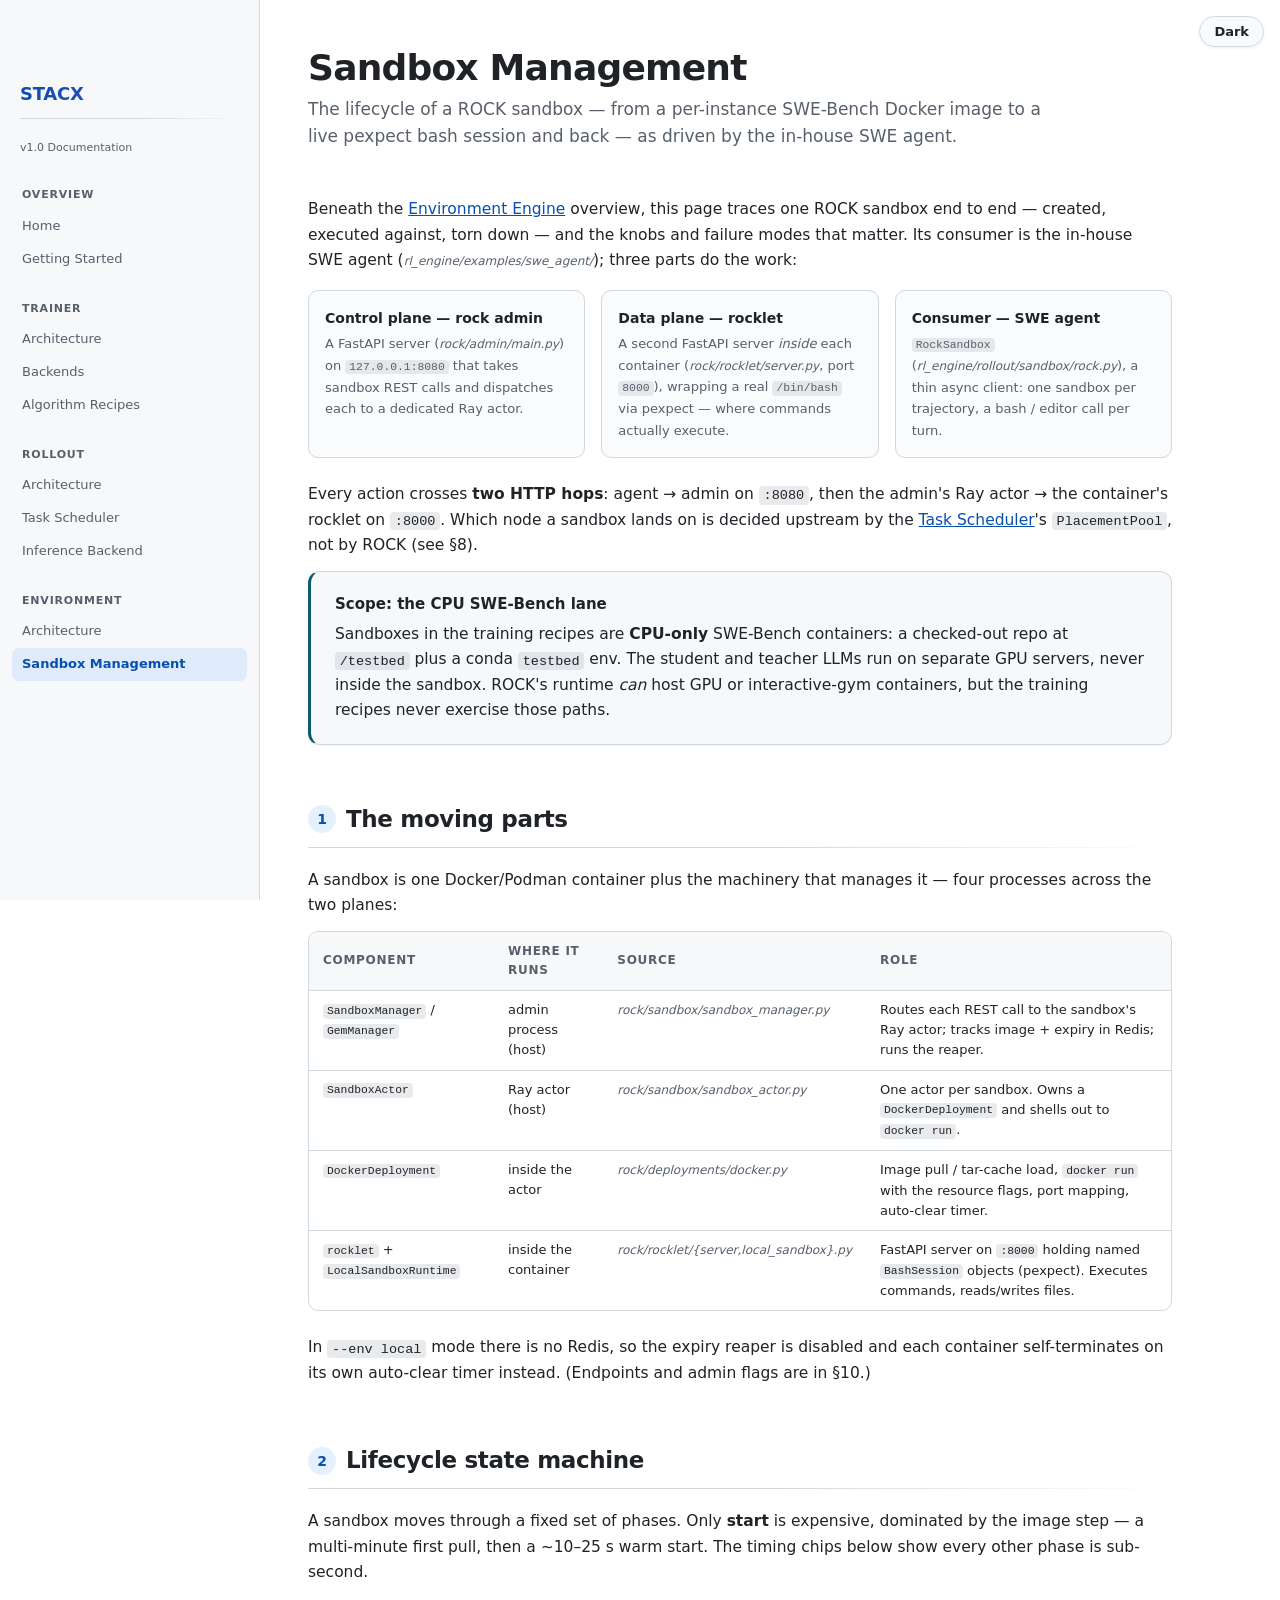
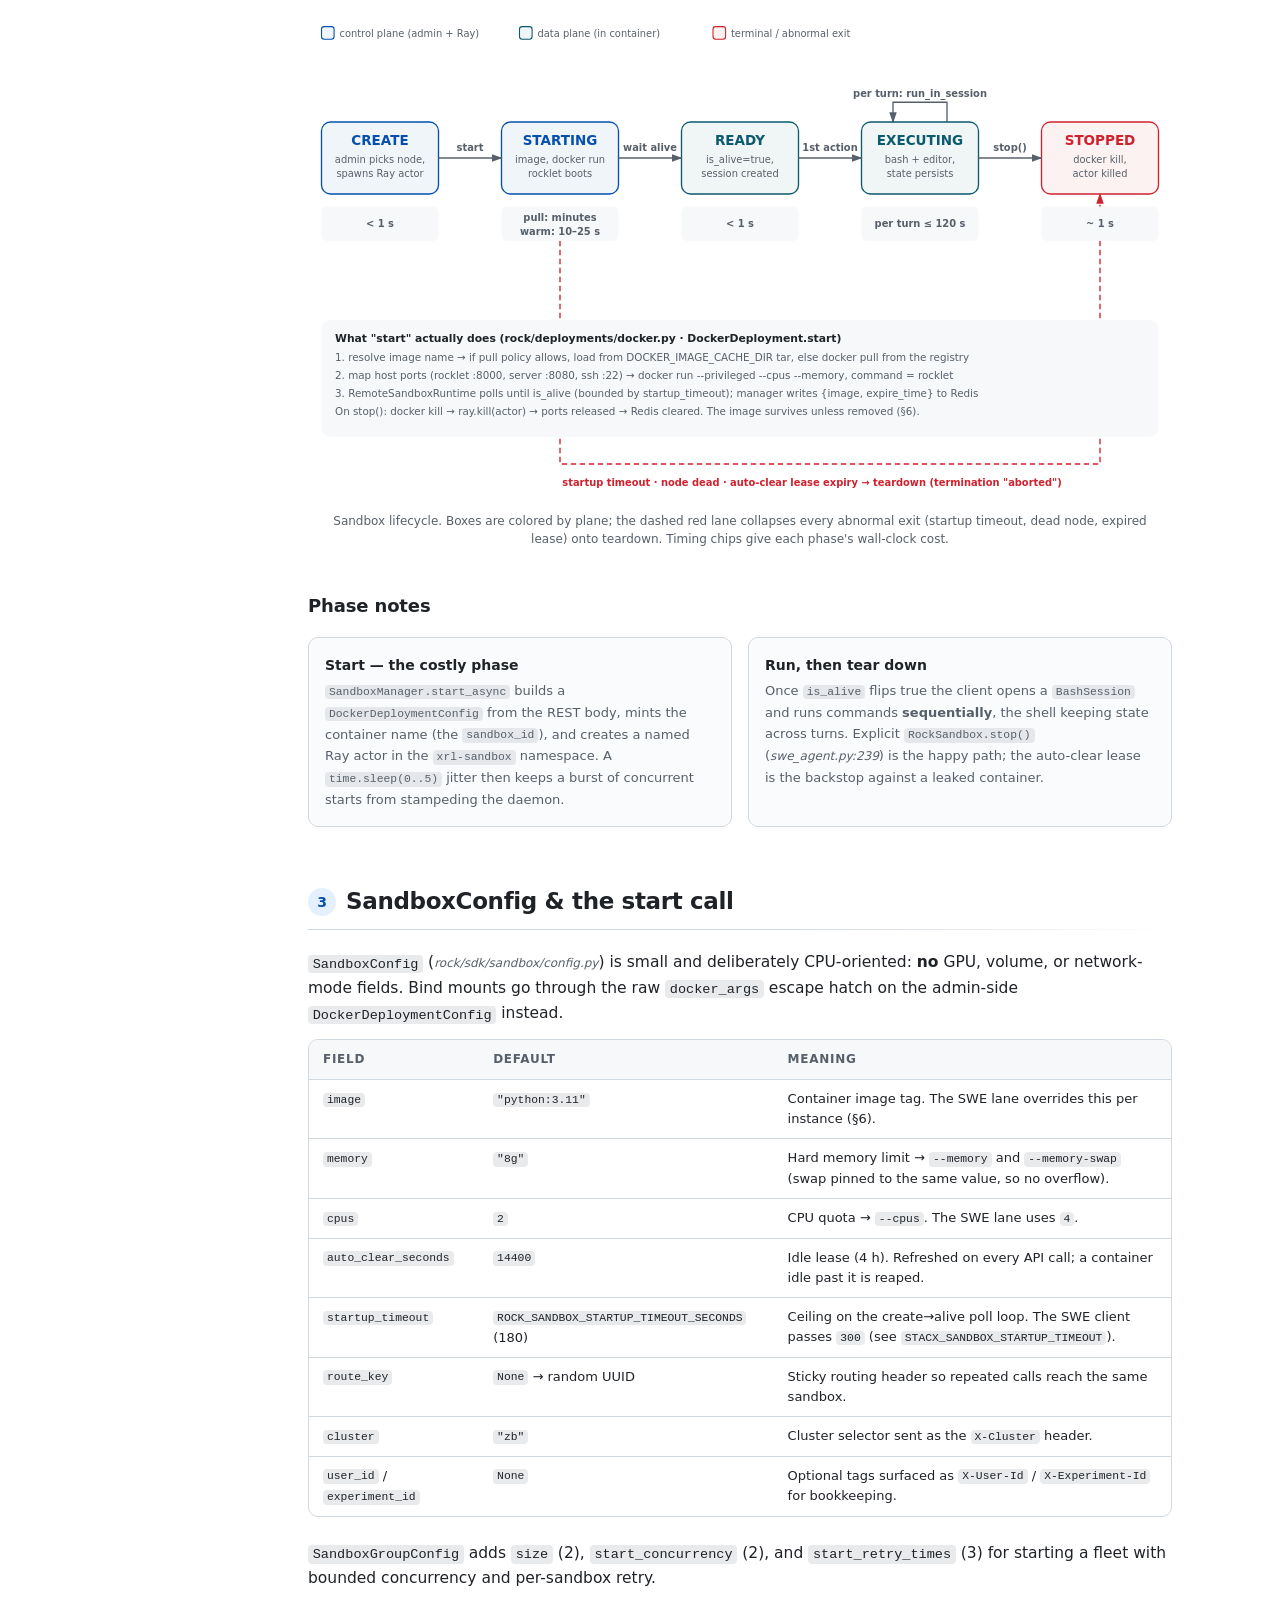
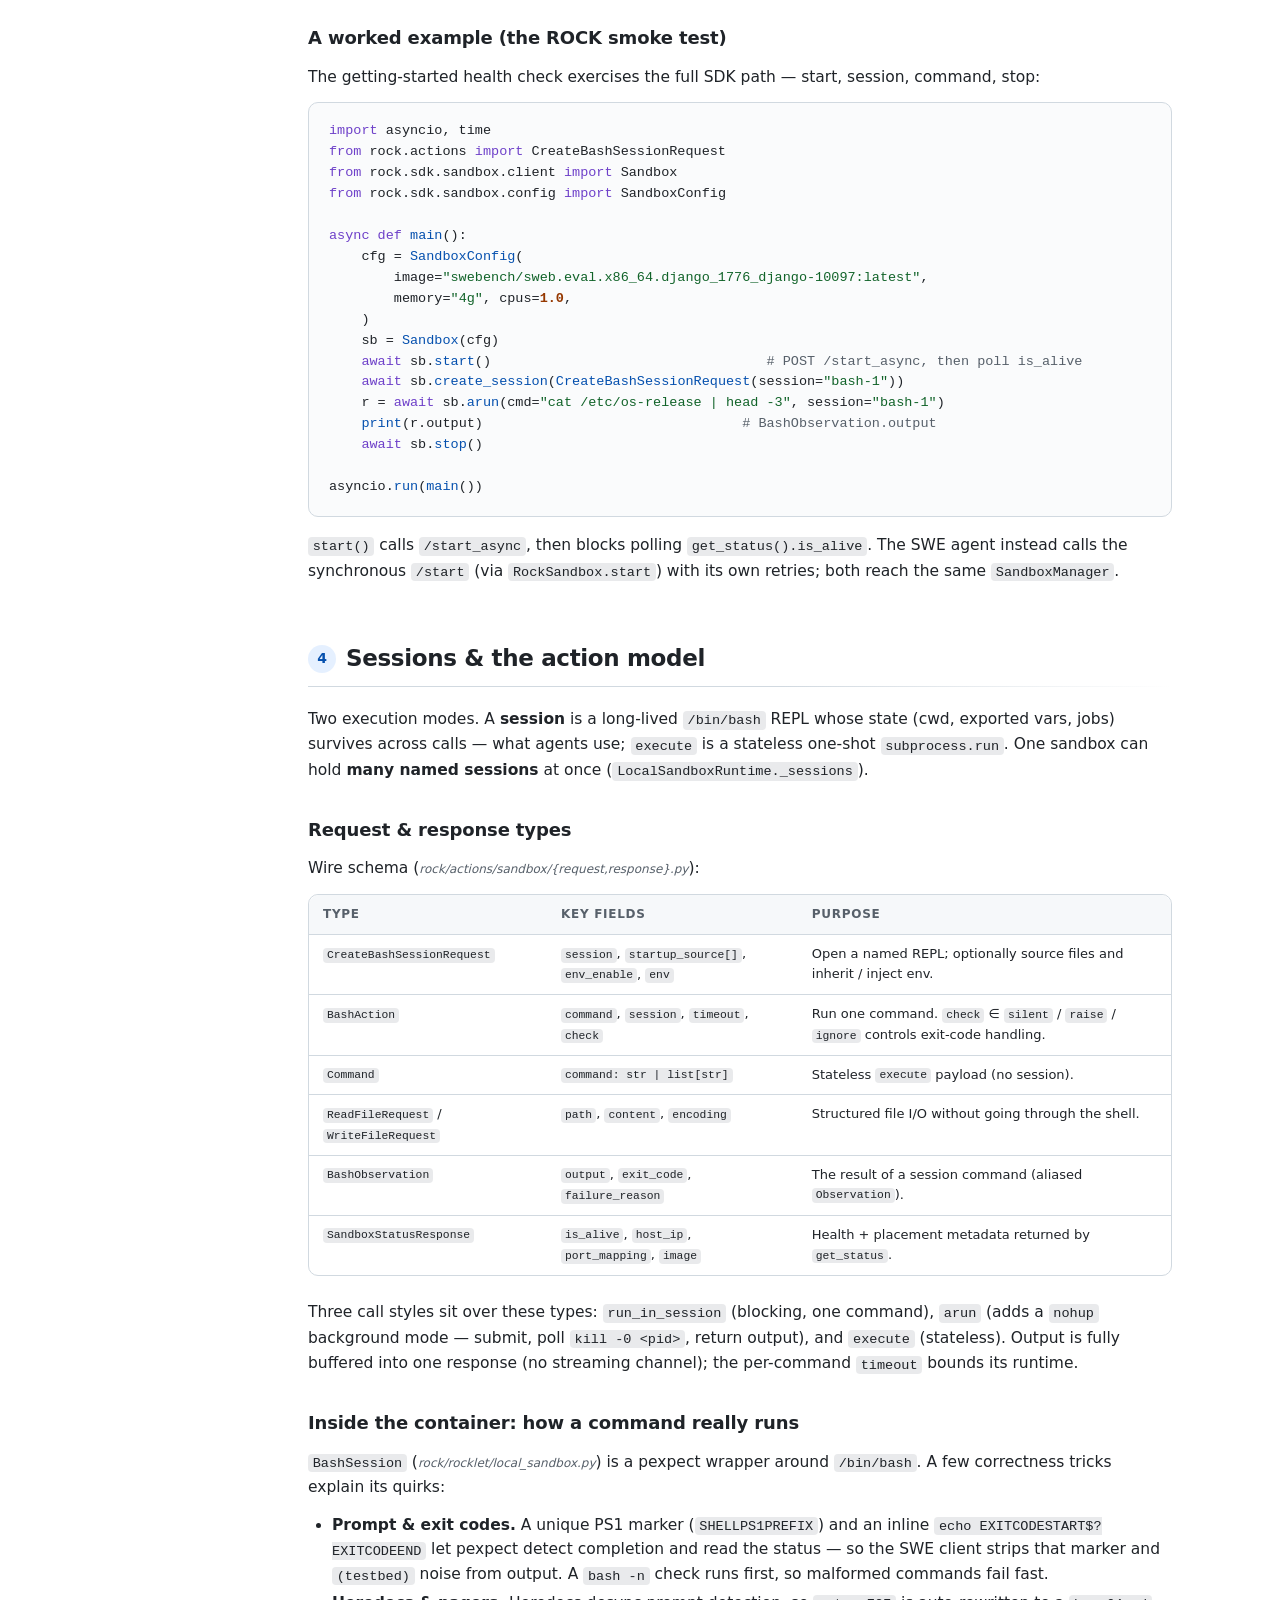
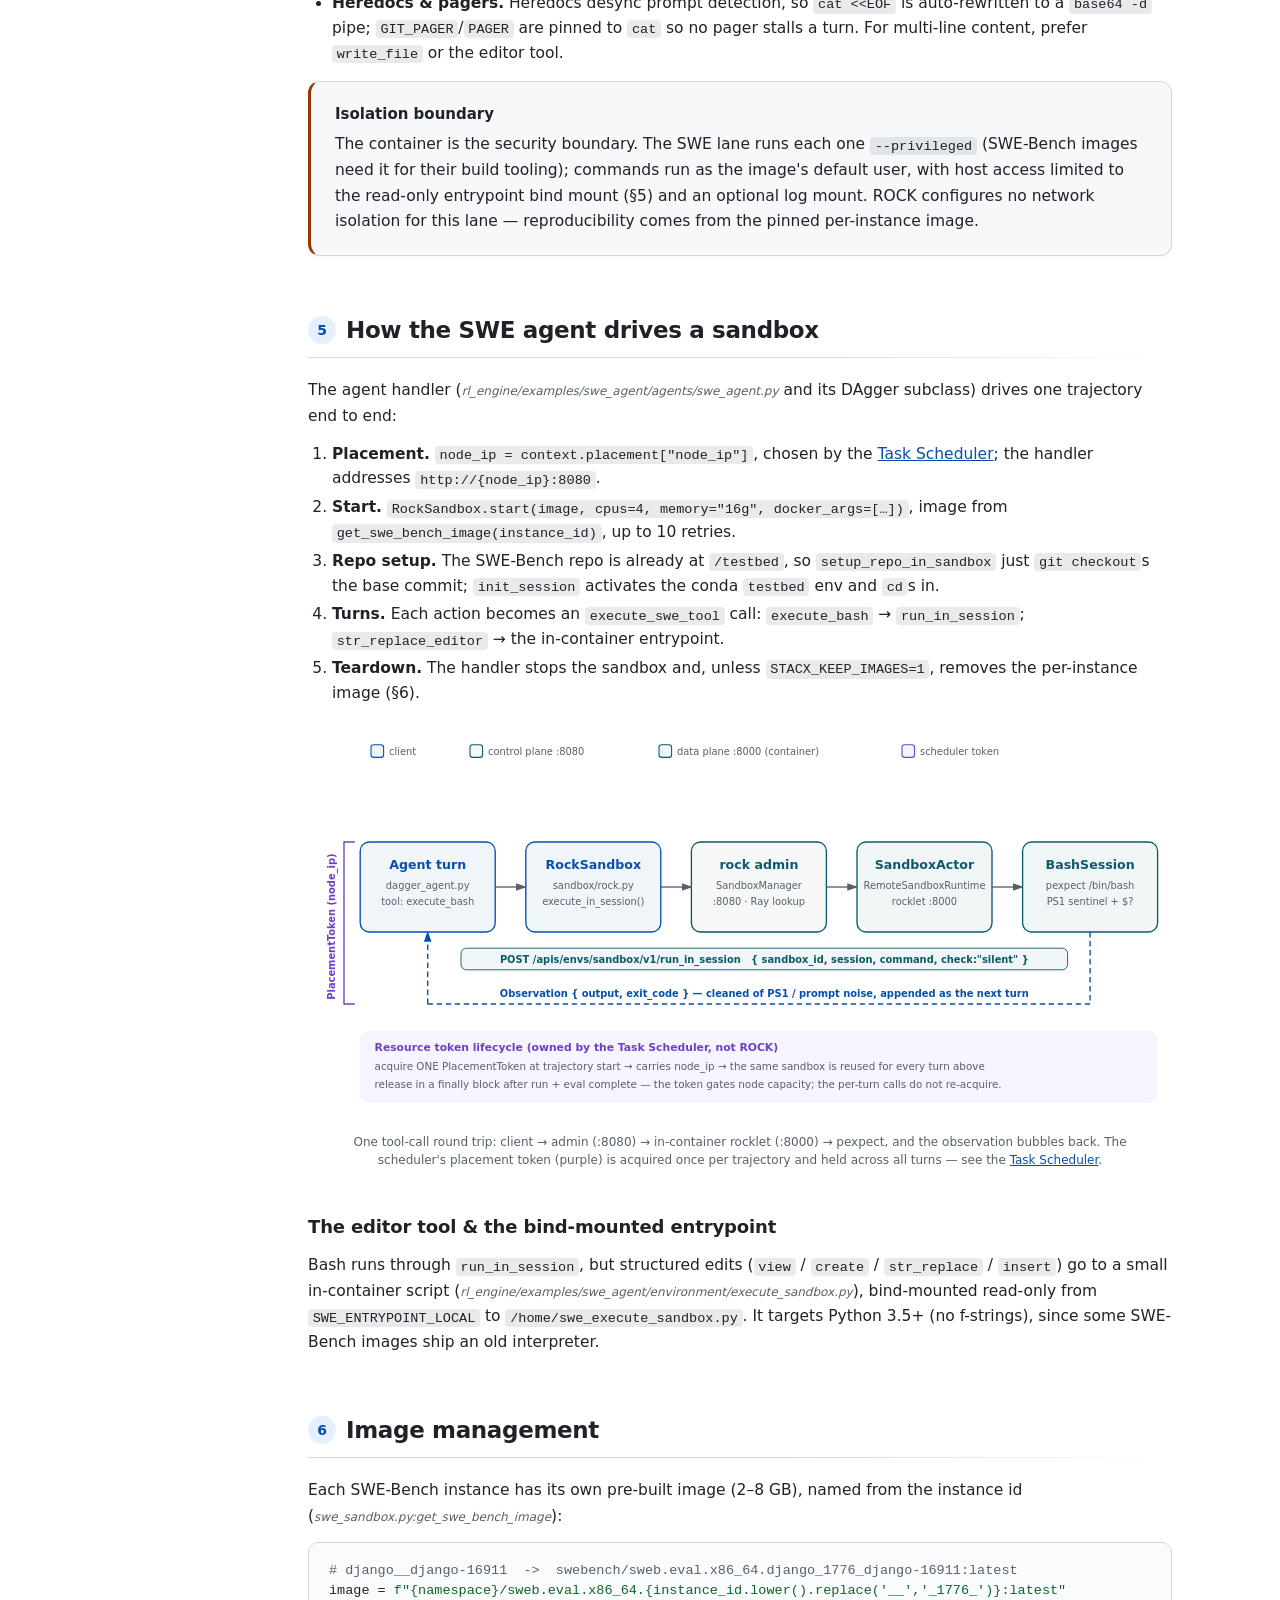
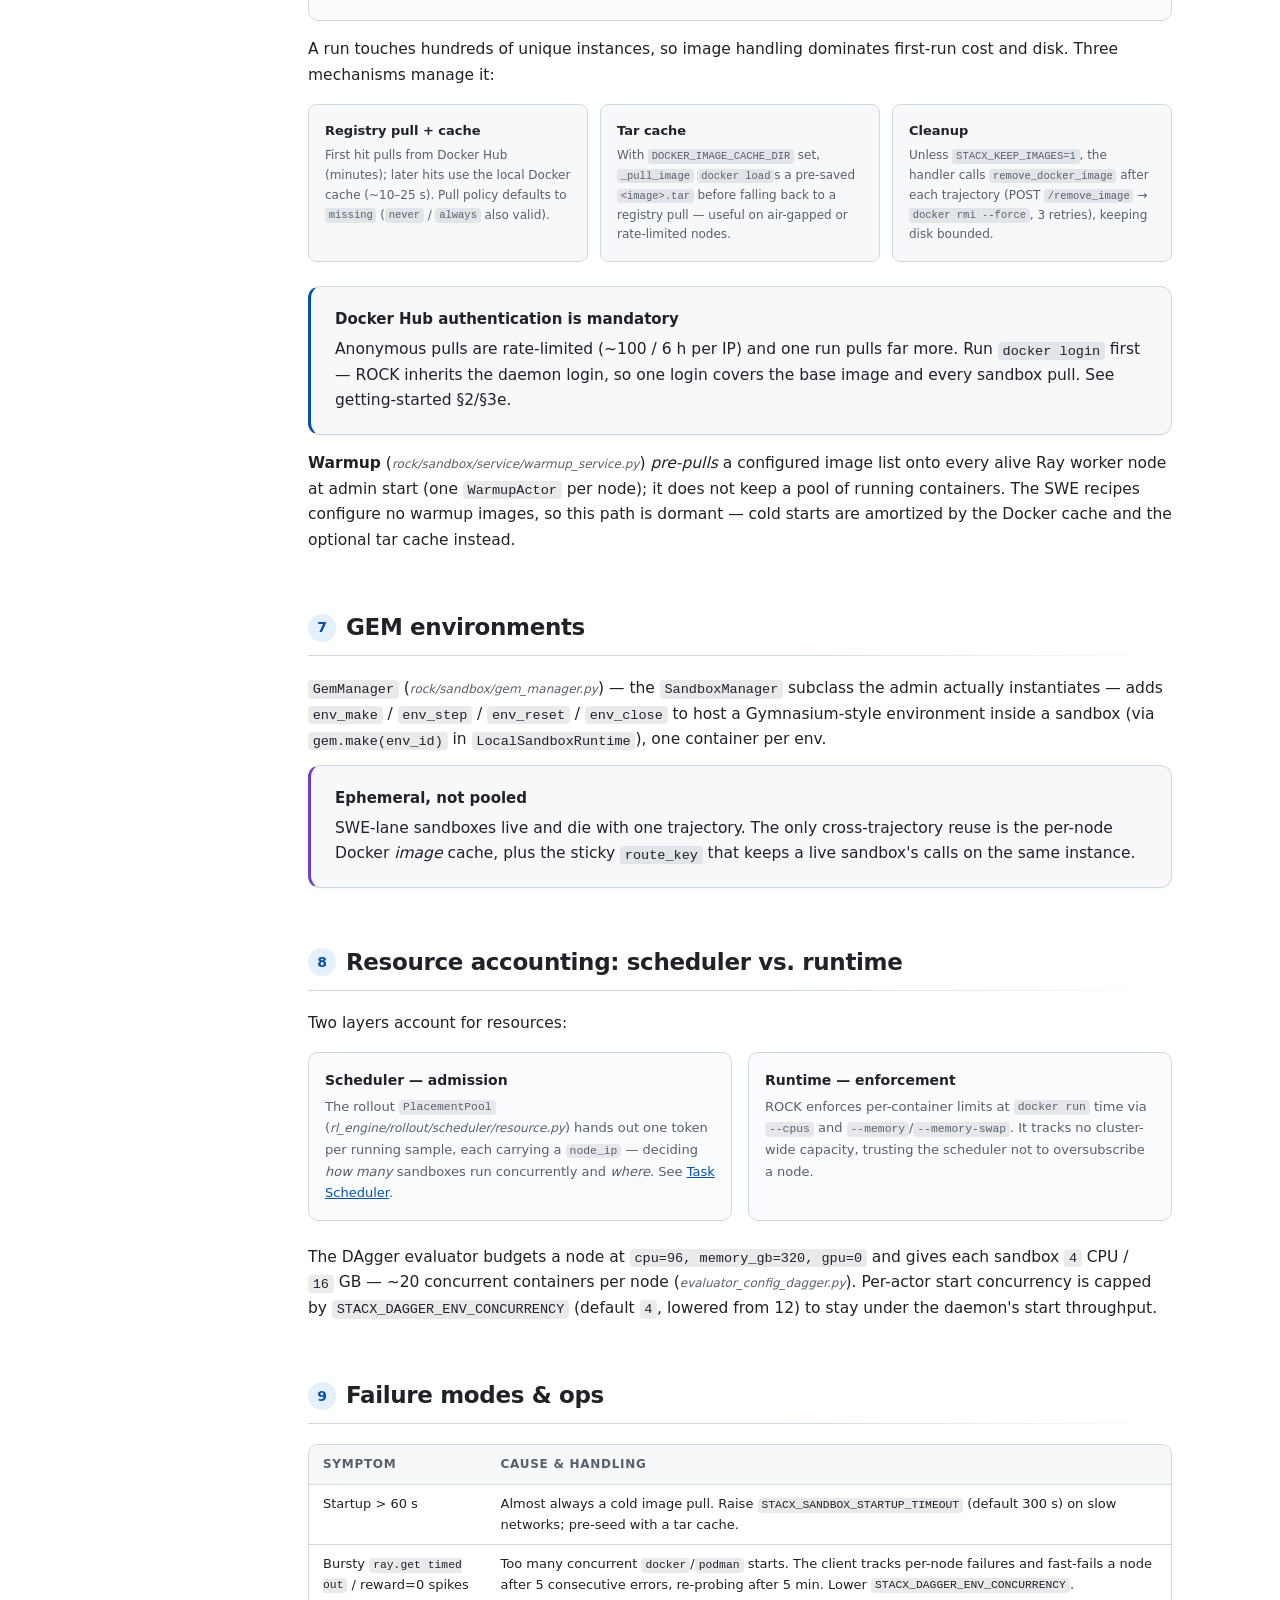
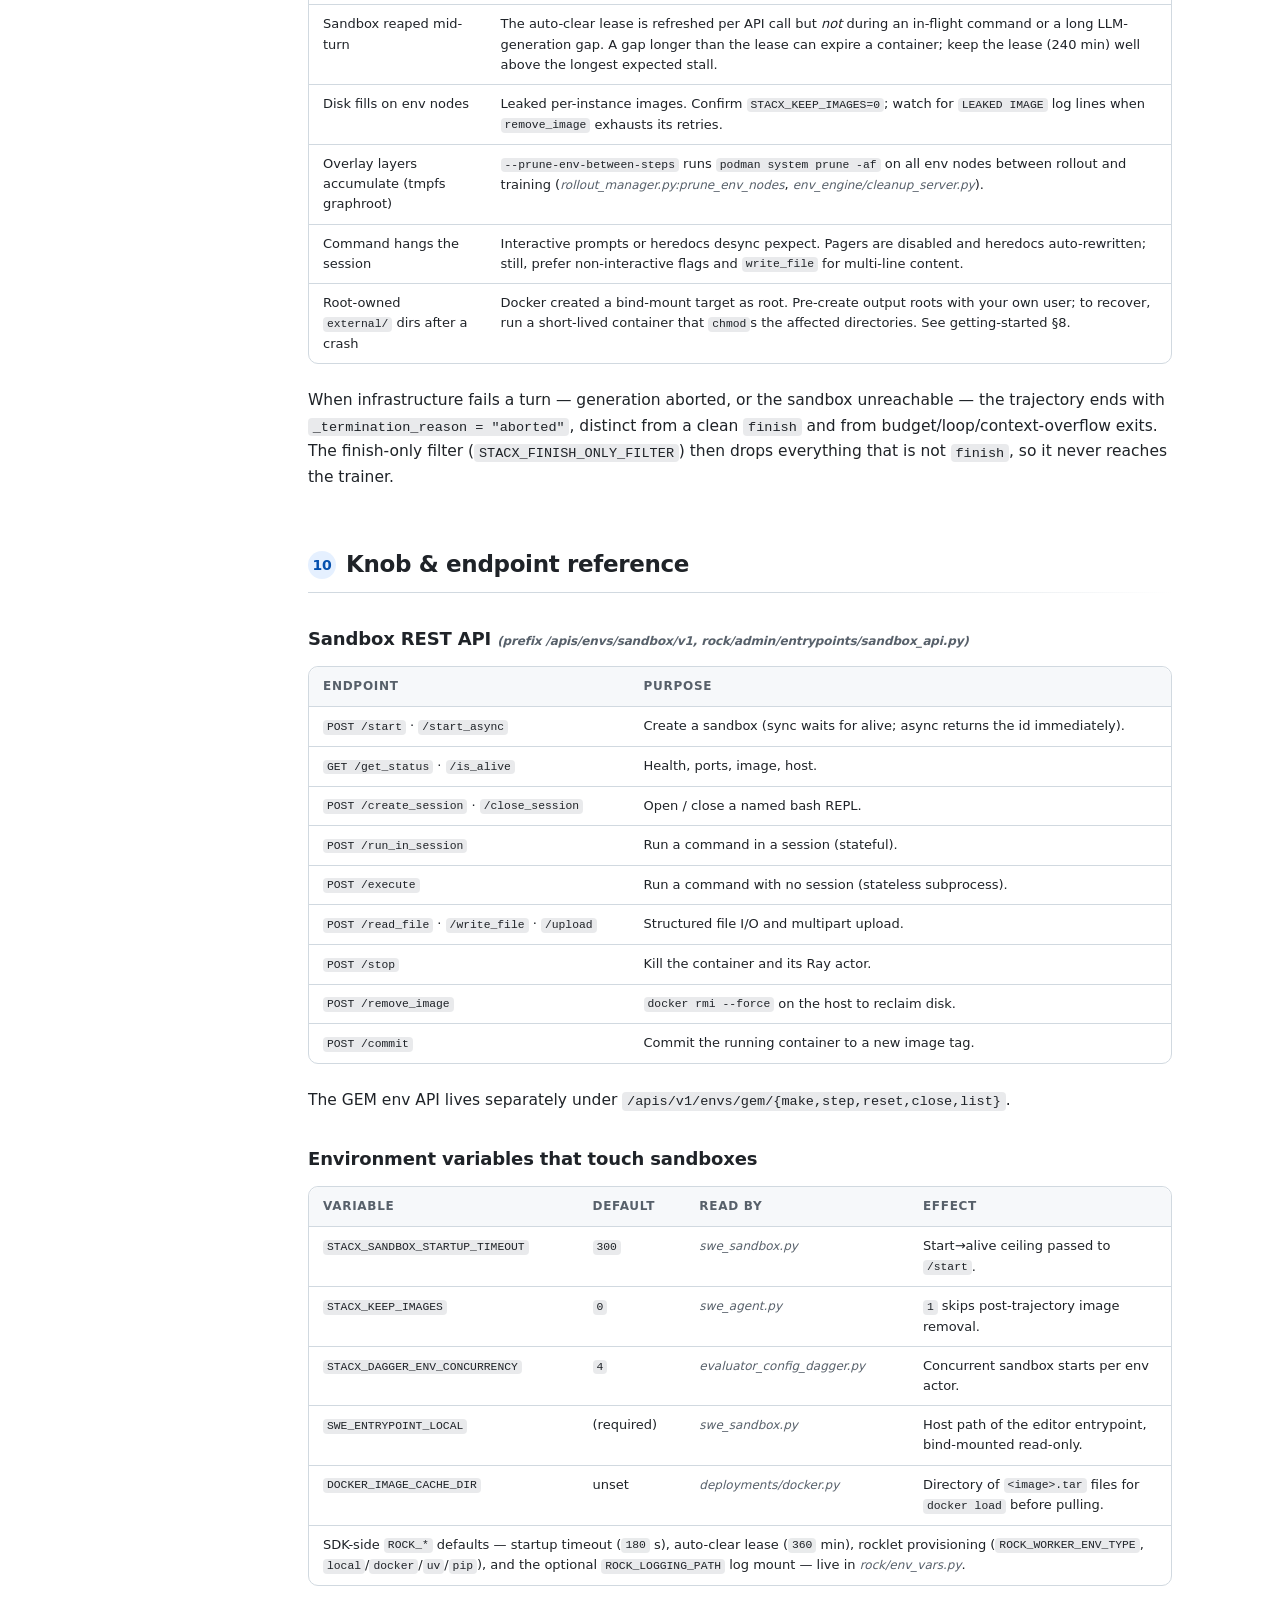
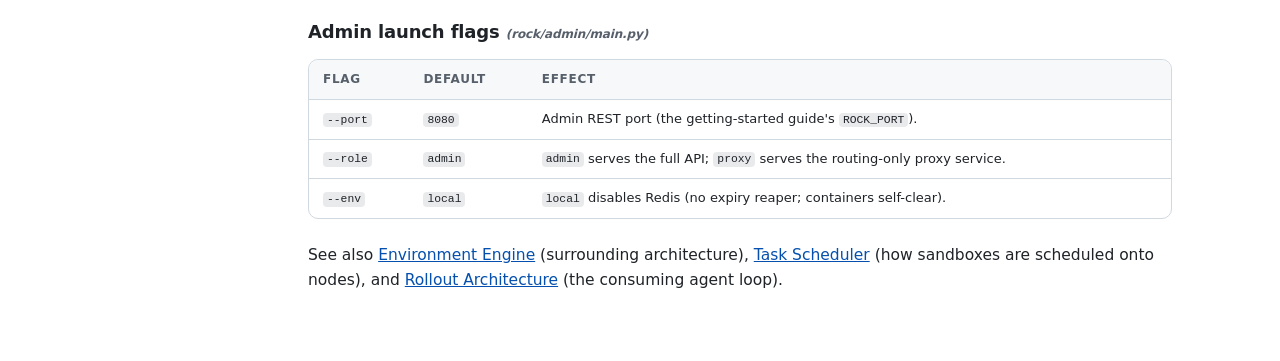
<file: docs/env-sandbox.html>
<!DOCTYPE html>
<html lang="en">
<head>
<meta charset="UTF-8">
<meta name="viewport" content="width=device-width, initial-scale=1.0">
<title>Sandbox Management — STACX Documentation</title>
<style>
/* STACX Documentation — Shared Stylesheet
   Dark theme */

:root {
  --bg: #ffffff;
  --surface: #f6f8fa;
  --surface2: #eaeef2;
  --border: #d1d9e0;
  --text: #1f2328;
  --text-dim: #57606a;
  --accent-blue: #0550ae;
  --accent-green: #116329;
  --accent-orange: #953800;
  --accent-purple: #6e40c9;
  --accent-red: #cf222e;
  --accent-cyan: #0c5a6d;
  --nav-width: 260px;
}

[data-theme="dark"] {
  --bg: #0d1117;
  --surface: #161b22;
  --surface2: #1c2128;
  --border: #30363d;
  --text: #e6edf3;
  --text-dim: #8b949e;
  --accent-blue: #58a6ff;
  --accent-green: #3fb950;
  --accent-orange: #d29922;
  --accent-purple: #bc8cff;
  --accent-red: #f85149;
  --accent-cyan: #56d4dd;
}

* { margin: 0; padding: 0; box-sizing: border-box; }

body {
  background: var(--bg);
  color: var(--text);
  font-family: -apple-system, BlinkMacSystemFont, 'SF Pro Display', 'Segoe UI', system-ui, sans-serif;
  line-height: 1.6;
}

/* ── Navigation Sidebar ────────────────────────────────── */

.nav-sidebar {
  position: fixed;
  top: 0; left: 0;
  width: var(--nav-width);
  height: 100vh;
  background: var(--surface);
  border-right: 1px solid var(--border);
  padding: 24px 0;
  overflow-y: auto;
  z-index: 100;
}

.nav-logo {
  padding: 0 20px;
  margin-bottom: 24px;
}

.nav-logo h2 {
  font-size: 18px;
  font-weight: 700;
  background: linear-gradient(135deg, var(--accent-blue), var(--accent-purple));
  -webkit-background-clip: text;
  -webkit-text-fill-color: transparent;
  background-clip: text;
}

.nav-logo .version {
  font-size: 11px;
  color: var(--text-dim);
  margin-top: 2px;
}

.nav-section {
  padding: 0 12px;
  margin-bottom: 8px;
}

.nav-section-title {
  font-size: 11px;
  font-weight: 600;
  text-transform: uppercase;
  letter-spacing: 0.8px;
  color: var(--text-dim);
  padding: 8px 8px 4px 8px;
}

.nav-link {
  display: block;
  padding: 6px 12px;
  border-radius: 6px;
  color: var(--text-dim);
  text-decoration: none;
  font-size: 13px;
  transition: all 0.15s;
}

.nav-link:hover {
  background: var(--surface2);
  color: var(--text);
}

.nav-link.active {
  background: rgba(56, 139, 253, 0.12);
  color: var(--accent-blue);
  font-weight: 500;
}

.nav-link .placeholder-tag {
  font-size: 9px;
  padding: 1px 5px;
  border-radius: 3px;
  background: rgba(139, 148, 158, 0.15);
  color: var(--text-dim);
  margin-left: 6px;
  vertical-align: middle;
}

/* ── Main Content ──────────────────────────────────────── */

.main-content {
  margin-left: var(--nav-width);
  padding: 48px 48px 80px 48px;
  max-width: 960px;
}

h1 {
  font-size: 32px;
  font-weight: 700;
  margin-bottom: 8px;
  background: linear-gradient(135deg, var(--accent-blue), var(--accent-purple));
  -webkit-background-clip: text;
  -webkit-text-fill-color: transparent;
  background-clip: text;
}

.page-subtitle {
  color: var(--text-dim);
  font-size: 15px;
  margin-bottom: 40px;
}

h2 {
  font-size: 22px;
  font-weight: 600;
  margin: 48px 0 16px 0;
  padding-bottom: 8px;
  border-bottom: 1px solid var(--border);
  display: flex;
  align-items: center;
  gap: 10px;
}

h2 .num {
  display: inline-flex;
  align-items: center;
  justify-content: center;
  width: 28px;
  height: 28px;
  border-radius: 50%;
  background: var(--accent-blue);
  color: var(--bg);
  font-size: 14px;
  font-weight: 700;
  flex-shrink: 0;
}

h3 {
  font-size: 17px;
  font-weight: 600;
  margin: 28px 0 10px 0;
  color: var(--accent-blue);
}

h4 {
  font-size: 14px;
  font-weight: 600;
  margin: 16px 0 6px 0;
  color: var(--accent-green);
}

p { margin-bottom: 12px; font-size: 14px; }

ul, ol {
  margin: 8px 0 16px 24px;
  font-size: 14px;
}

li { margin-bottom: 4px; }

/* ── Cards ─────────────────────────────────────────────── */

.card {
  background: var(--surface);
  border: 1px solid var(--border);
  border-radius: 10px;
  padding: 20px 24px;
  margin-bottom: 16px;
}

.card.blue   { border-left: 3px solid var(--accent-blue); }
.card.green  { border-left: 3px solid var(--accent-green); }
.card.orange { border-left: 3px solid var(--accent-orange); }
.card.purple { border-left: 3px solid var(--accent-purple); }
.card.red    { border-left: 3px solid var(--accent-red); }
.card.cyan   { border-left: 3px solid var(--accent-cyan); }

.card h4 { margin-top: 0; }
.card p:last-child { margin-bottom: 0; }

/* ── Callout Grid ──────────────────────────────────────── */

.callout-grid {
  display: grid;
  grid-template-columns: repeat(auto-fit, minmax(260px, 1fr));
  gap: 16px;
  margin: 16px 0 24px 0;
}

.callout {
  background: var(--surface2);
  border: 1px solid var(--border);
  border-radius: 8px;
  padding: 16px;
}

.callout h4 {
  font-size: 14px;
  font-weight: 600;
  margin: 0 0 4px 0;
}

.callout p {
  font-size: 13px;
  color: var(--text-dim);
  margin: 0;
}

/* ── Code ──────────────────────────────────────────────── */

code {
  font-family: 'SF Mono', 'Fira Code', 'Consolas', monospace;
  font-size: 12px;
  background: rgba(110, 118, 129, 0.15);
  padding: 2px 6px;
  border-radius: 4px;
}

pre {
  background: var(--surface2);
  border: 1px solid var(--border);
  border-radius: 8px;
  padding: 16px 20px;
  overflow-x: auto;
  font-family: 'SF Mono', 'Fira Code', 'Consolas', monospace;
  font-size: 12px;
  line-height: 1.6;
  margin: 10px 0 16px 0;
  color: var(--text);
}

pre code {
  background: none;
  padding: 0;
  font-size: inherit;
}

.code-ref {
  font-family: 'SF Mono', 'Fira Code', monospace;
  font-size: 12px;
  color: var(--accent-orange);
  background: rgba(210, 153, 34, 0.1);
  padding: 2px 6px;
  border-radius: 4px;
}

.file-ref {
  color: var(--text-dim);
  font-size: 12px;
  font-style: italic;
}

/* syntax coloring in pre blocks */
.kw { color: var(--accent-purple); }
.fn { color: var(--accent-blue); }
.cm { color: var(--text-dim); }
.st { color: var(--accent-green); }
.ar { color: var(--accent-orange); font-weight: 600; }

/* ── Tables ────────────────────────────────────────────── */

table {
  width: 100%;
  border-collapse: collapse;
  margin: 12px 0 24px 0;
  font-size: 13px;
}

th {
  text-align: left;
  padding: 10px 12px;
  border-bottom: 2px solid var(--border);
  color: var(--accent-blue);
  font-weight: 600;
}

td {
  padding: 8px 12px;
  border-bottom: 1px solid var(--border);
}

tr:hover td {
  background: rgba(56, 139, 253, 0.04);
}

/* ── Flow Diagrams ─────────────────────────────────────── */

.diagram {
  background: var(--surface);
  border: 1px solid var(--border);
  border-radius: 10px;
  padding: 24px;
  margin: 16px 0;
  overflow-x: auto;
}

.diagram pre {
  background: none;
  border: none;
  padding: 0;
  margin: 0;
  color: var(--text-dim);
}

/* ── Tags / Badges ─────────────────────────────────────── */

.tag {
  display: inline-block;
  padding: 2px 8px;
  border-radius: 4px;
  font-size: 11px;
  font-weight: 600;
}

.tag-blue   { background: rgba(56, 139, 253, 0.15); color: var(--accent-blue); }
.tag-green  { background: rgba(63, 185, 80, 0.15); color: var(--accent-green); }
.tag-orange { background: rgba(210, 153, 34, 0.15); color: var(--accent-orange); }
.tag-purple { background: rgba(188, 140, 255, 0.15); color: var(--accent-purple); }
.tag-red    { background: rgba(248, 81, 73, 0.15); color: var(--accent-red); }

/* ── Feature Grid ──────────────────────────────────────── */

.feature-grid {
  display: grid;
  grid-template-columns: repeat(auto-fit, minmax(200px, 1fr));
  gap: 12px;
  margin: 16px 0 24px 0;
}

.feature-item {
  background: var(--surface);
  border: 1px solid var(--border);
  border-radius: 8px;
  padding: 16px;
}

.feature-item h4 {
  margin: 0 0 4px 0;
  font-size: 13px;
}

.feature-item p {
  font-size: 12px;
  color: var(--text-dim);
  margin: 0;
}

/* ── SVG Diagram ───────────────────────────────────────── */

.svg-diagram {
  background: var(--surface);
  border: 1px solid var(--border);
  border-radius: 10px;
  padding: 24px;
  margin: 16px 0 24px 0;
  overflow-x: auto;
  text-align: center;
}

.svg-diagram svg {
  max-width: 100%;
  height: auto;
}

/* ── Responsive ────────────────────────────────────────── */

@media (max-width: 900px) {
  .nav-sidebar { display: none; }
  .main-content { margin-left: 0; padding: 24px; }
}

.theme-toggle {
  position: fixed;
  top: 16px;
  right: 16px;
  z-index: 200;
  background: var(--surface);
  border: 1px solid var(--border);
  border-radius: 8px;
  padding: 6px 12px;
  color: var(--text);
  font-size: 13px;
  cursor: pointer;
  transition: all 0.2s;
  font-family: inherit;
}
.theme-toggle:hover {
  background: var(--surface2);
  border-color: var(--accent-blue);
}
/* shared: readable content links in both themes */
.main-content a, .main-content a code { color: var(--accent-blue); }
.main-content a:hover { color: var(--accent-cyan); }

/* page-local */
.diagram svg { max-width: 100%; height: auto; display: block; margin: 0 auto; }
.diagram .fig-cap { font-size: 12px; color: var(--text-dim); text-align: center; margin: 12px auto 0; max-width: 820px; line-height: 1.5; }
.diagram svg text { font-family: system-ui, sans-serif; }
.rest-table td code { white-space: nowrap; }

/* ── Refinement layer: typography, response, materials ── */

html { scroll-behavior: smooth; scroll-padding-top: 24px; }

body {
  -webkit-font-smoothing: antialiased;
  text-rendering: optimizeLegibility;
  font-optical-sizing: auto;
}

::selection { background: rgba(56, 139, 253, 0.22); }

/* Type — size-specific tracking and leading */
h1 {
  background: none;
  -webkit-text-fill-color: var(--text);
  color: var(--text);
  letter-spacing: -0.022em;
  line-height: 1.15;
  text-wrap: balance;
}
h2 { letter-spacing: -0.015em; text-wrap: balance; }
h3 { letter-spacing: -0.008em; }
p { font-size: 14.5px; line-height: 1.65; }
ul, ol { font-size: 14.5px; }
li { line-height: 1.6; }
.page-subtitle { font-size: 16px; text-wrap: pretty; }

/* Quieter chrome — tint instead of fill, neutral table headers */
h2 .num {
  background: rgba(56, 139, 253, 0.13);
  color: var(--accent-blue);
  font-weight: 650;
}
th {
  color: var(--text-dim);
  font-size: 12px;
  text-transform: uppercase;
  letter-spacing: 0.06em;
}
table { font-variant-numeric: tabular-nums; }

/* Gentle depth on resting surfaces */
.card, .diagram, .comparison-col { box-shadow: 0 1px 2px rgba(16, 24, 40, 0.04); }

/* Response — feedback on press, not just hover */
.nav-link, .theme-toggle, .hero-card, .view-toggle-btn {
  transition: background 0.15s ease-out, color 0.15s ease-out,
              border-color 0.15s ease-out, transform 0.15s ease-out;
}
.nav-link:active, .view-toggle-btn:active { transform: scale(0.98); transition-duration: 0.05s; }
.theme-toggle:active { transform: scale(0.96); transition-duration: 0.05s; }
.hero-card:active { transform: translateY(0) scale(0.99); transition-duration: 0.05s; }
.main-content a:active { opacity: 0.65; }

:focus-visible { outline: 2px solid var(--accent-blue); outline-offset: 2px; border-radius: 4px; }

.nav-sidebar { scrollbar-width: thin; }

/* Floating chrome reads as material — content scrolls beneath it */
.theme-toggle {
  background: color-mix(in srgb, var(--surface) 72%, transparent);
  backdrop-filter: blur(12px) saturate(180%);
  -webkit-backdrop-filter: blur(12px) saturate(180%);
  box-shadow: 0 1px 3px rgba(16, 24, 40, 0.07);
}

@media (prefers-reduced-motion: reduce) {
  html { scroll-behavior: auto; }
  *, *::before, *::after { transition-duration: 0.01ms !important; animation: none !important; }
}
@media (prefers-reduced-transparency: reduce) {
  .theme-toggle {
    background: var(--surface);
    backdrop-filter: none;
    -webkit-backdrop-filter: none;
  }
}

/* ── Refinement layer v2: beauty pass ── */

/* Sidebar — calmer rhythm, tactile links */
.nav-sidebar { padding: 20px 0 28px; }
.nav-sidebar::-webkit-scrollbar { width: 8px; }
.nav-sidebar::-webkit-scrollbar-thumb { background: var(--border); border-radius: 4px; }
.nav-logo { padding: 4px 20px 0; margin-bottom: 20px; }
.nav-section { margin-bottom: 14px; }
.nav-section-title { padding: 10px 10px 6px; }
.nav-link { padding: 6px 10px; border-radius: 7px; }
.nav-link.active { font-weight: 600; }

/* Section rules — the divider fades out instead of cutting across */
h2 { border-bottom: none; padding-bottom: 10px; position: relative; margin-top: 52px; }
h2::after {
  content: ""; position: absolute; left: 0; right: 0; bottom: 0; height: 1px;
  background: linear-gradient(90deg, var(--border) 55%, transparent);
}

/* Surfaces — rounder, softer */
.card, .diagram, .comparison-col { border-radius: 12px; }
pre, .callout { border-radius: 10px; }

/* Tables — enclosed, rounded, quiet */
table {
  border-collapse: separate; border-spacing: 0;
  border: 1px solid var(--border); border-radius: 10px; overflow: hidden;
}
th { background: var(--surface); border-bottom: 1px solid var(--border); padding: 10px 14px; }
td { padding: 9px 14px; }
tr:last-child td { border-bottom: none; }
th:first-child { border-top-left-radius: 9px; }
th:last-child { border-top-right-radius: 9px; }
tr:last-child td:first-child { border-bottom-left-radius: 9px; }
tr:last-child td:last-child { border-bottom-right-radius: 9px; }

/* Floating toggle as a pill */
.theme-toggle { border-radius: 999px; padding: 7px 14px; font-weight: 600; }

/* Landing hero — faint atmospheric wash, icon chips, deeper card lift */
.hero { position: relative; }
.hero::before {
  content: ""; position: absolute; inset: -48px -80px 0; z-index: -1; pointer-events: none;
  background:
    radial-gradient(55% 45% at 50% 0%, rgba(56, 139, 253, 0.07), transparent 70%),
    radial-gradient(35% 35% at 82% 12%, rgba(188, 140, 255, 0.05), transparent 70%);
}
.hero h1 { font-size: 54px; letter-spacing: -0.03em; }
.hero .tagline { font-size: 19px; text-wrap: pretty; }
.hero-card {
  border-radius: 14px; padding: 26px 24px;
  box-shadow: 0 1px 2px rgba(16, 24, 40, 0.04);
}
.hero-card:hover {
  transform: translateY(-3px);
  box-shadow: 0 10px 28px rgba(16, 24, 40, 0.08);
}
.hero-card .icon {
  width: 46px; height: 46px; display: inline-grid; place-items: center;
  background: var(--surface2); border-radius: 12px;
  font-size: 22px; margin-bottom: 14px;
}

/* ── Refinement v3: professional pass (external design review) ── */

html { color-scheme: light; }
[data-theme="dark"] { color-scheme: dark; }
[data-theme="dark"] .diagram svg rect[fill="rgba(5,80,174,0.06)"] { fill: rgba(88,166,255,0.08); }
[data-theme="dark"] .diagram svg rect[fill="rgba(12,90,109,0.06)"] { fill: rgba(86,212,221,0.08); }
[data-theme="dark"] .diagram svg rect[fill="rgba(207,34,46,0.06)"] { fill: rgba(248,81,73,0.08); }
[data-theme="dark"] .diagram svg rect[fill="rgba(110,64,201,0.06)"] { fill: rgba(188,140,255,0.08); }
[data-theme="dark"] .diagram svg rect[fill="rgba(87,96,106,0.06)"] { fill: rgba(139,148,158,0.10); }

/* Type scale — larger, less compressed */
body { font-size: 15.5px; }
p, ul, ol { font-size: inherit; }
h1 { font-size: 36px; line-height: 1.12; }
h2 { font-size: 23px; margin: 56px 0 20px; }
h3 { font-size: 18px; margin: 32px 0 12px; }
h4 { font-size: 15px; }
.page-subtitle { font-size: 17px; line-height: 1.55; max-width: 70ch; margin-bottom: 48px; }

/* One accent — headings are neutral ink */
h3, h4 { color: var(--text); }

/* Code — relative inline sizing, comfortable blocks */
code { font-size: 0.875em; padding: 0.12em 0.35em; border-radius: 4px; }
pre { font-size: 13.5px; line-height: 1.55; padding: 18px 20px; tab-size: 2; }
pre code { font-size: inherit; padding: 0; }

/* Tables scroll instead of squeezing */
.table-scroll { overflow-x: auto; margin: 12px 0 24px; border: 1px solid var(--border); border-radius: 10px; }
.table-scroll table { min-width: 640px; margin: 0; border: 0; }
td { vertical-align: top; line-height: 1.55; }

/* Diagrams — legible labels, editorial captions */
.diagram svg, .arch-diagram svg { display: block; width: 100%; height: auto; }
.diagram svg text[font-size="9"], .diagram svg text[font-size="10"],
.arch-diagram svg text[font-size="9"], .arch-diagram svg text[font-size="10"] { font-size: 11px; }
.fig-caption { font-style: normal; text-align: left; font-size: 12.5px; margin: 10px 0 12px; max-width: none; }

/* Landing hero actions + icon chips */
.hero-actions { display: flex; justify-content: center; gap: 10px; margin: 26px 0 8px; }
.main-content a.button-primary, .main-content a.button-secondary {
  display: inline-flex; align-items: center; gap: 7px;
  padding: 9px 16px; border-radius: 8px; font-size: 14px; font-weight: 600; text-decoration: none;
  transition: background 0.15s ease-out, border-color 0.15s ease-out,
              filter 0.15s ease-out, transform 0.15s ease-out;
}
.main-content a.button-primary { background: var(--accent-blue); color: #fff; }
.main-content a.button-primary:hover { filter: brightness(1.1); color: #fff; }
.main-content a.button-secondary { border: 1px solid var(--border); background: var(--surface); color: var(--text); }
.main-content a.button-secondary:hover { border-color: var(--accent-blue); color: var(--text); }
.main-content a.button-primary:active, .main-content a.button-secondary:active { transform: scale(0.97); }
.hero-card .icon svg { width: 22px; height: 22px; color: var(--accent-blue); }

/* Mobile navigation — header + slide-in sidebar */
.mobile-header { display: none; }
@media (max-width: 900px) {
  .mobile-header {
    display: flex; position: sticky; top: 0; z-index: 220; height: 52px;
    align-items: center; justify-content: space-between; padding: 0 16px;
    background: var(--bg);
    background: color-mix(in srgb, var(--bg) 88%, transparent);
    backdrop-filter: blur(12px); -webkit-backdrop-filter: blur(12px);
    border-bottom: 1px solid var(--border);
  }
  .mobile-header .mh-brand { font-weight: 700; font-size: 16px; color: var(--text); text-decoration: none; }
  .nav-toggle {
    background: var(--surface); border: 1px solid var(--border); border-radius: 8px;
    padding: 6px 14px; font: inherit; font-size: 13.5px; font-weight: 600;
    color: var(--text); cursor: pointer;
  }
  .nav-sidebar {
    display: block; z-index: 240; transform: translateX(-100%);
    transition: transform 200ms cubic-bezier(0.23, 1, 0.32, 1);
    box-shadow: 0 12px 40px rgba(0, 0, 0, 0.18);
  }
  .nav-sidebar[data-open="true"] { transform: none; }
  .mobile-header ~ .theme-toggle { top: 62px; }
}
@media (prefers-reduced-motion: reduce) {
  .nav-sidebar { transition: none; }
}

/* ── Coding font + chromeless figures ── */
code, pre, .code-ref {
  font-family: ui-monospace, "SF Mono", Menlo, "JetBrains Mono", "Fira Code", Consolas, monospace;
}
.diagram, .arch-diagram { background: none; border: none; box-shadow: none; padding: 12px 0; }

/* ── Lighter surfaces for code blocks and callouts ── */
pre, .callout {
  background: var(--surface);
  background: color-mix(in srgb, var(--surface) 55%, var(--bg));
}
</style>
<script>try{if(localStorage.getItem('stacx-theme')==='dark')document.documentElement.setAttribute('data-theme','dark');}catch(e){}</script>
</head>
<body>
<header class="mobile-header"><a class="mh-brand" href="index.html">STACX</a><button class="nav-toggle" type="button" aria-controls="docsNav" aria-expanded="false">Menu</button></header>

<nav class="nav-sidebar" id="docsNav">
  <div class="nav-logo">
    <h2>STACX</h2>
    <div class="version">v1.0 Documentation</div>
  </div>
  <div class="nav-section">
    <div class="nav-section-title">Overview</div>
    <a href="index.html" class="nav-link">Home</a>
    <a href="getting-started.html" class="nav-link">Getting Started</a>
  </div>
  <div class="nav-section">
    <div class="nav-section-title">Trainer</div>
    <a href="architecture.html" class="nav-link">Architecture</a>
    <a href="backends.html" class="nav-link">Backends</a>
    <a href="recipes.html" class="nav-link">Algorithm Recipes</a>
  </div>
  <div class="nav-section">
    <div class="nav-section-title">Rollout</div>
    <a href="rollout.html" class="nav-link">Architecture</a>
    <a href="rollout-scheduler.html" class="nav-link">Task Scheduler</a>
    <a href="rollout-inference.html" class="nav-link">Inference Backend</a>
  </div>
  <div class="nav-section">
    <div class="nav-section-title">Environment</div>
    <a href="environment.html" class="nav-link">Architecture</a>
    <a href="env-sandbox.html" class="nav-link active">Sandbox Management</a>
  </div>
</nav>

<div class="main-content">

<h1>Sandbox Management</h1>
<p class="page-subtitle">The lifecycle of a ROCK sandbox &mdash; from a per-instance SWE-Bench Docker image to a live pexpect bash session and back &mdash; as driven by the in-house SWE agent.</p>

<p>Beneath the <a href="environment.html">Environment Engine</a> overview, this page traces one ROCK sandbox end to end &mdash; created, executed against, torn down &mdash; and the knobs and failure modes that matter. Its consumer is the in-house SWE agent (<span class="file-ref">rl_engine/examples/swe_agent/</span>); three parts do the work:</p>

<div class="callout-grid">
  <div class="callout">
    <h4>Control plane &mdash; rock admin</h4>
    <p>A FastAPI server (<span class="file-ref">rock/admin/main.py</span>) on <code>127.0.0.1:8080</code> that takes sandbox REST calls and dispatches each to a dedicated Ray actor.</p>
  </div>
  <div class="callout">
    <h4>Data plane &mdash; rocklet</h4>
    <p>A second FastAPI server <em>inside</em> each container (<span class="file-ref">rock/rocklet/server.py</span>, port <code>8000</code>), wrapping a real <code>/bin/bash</code> via pexpect &mdash; where commands actually execute.</p>
  </div>
  <div class="callout">
    <h4>Consumer &mdash; SWE agent</h4>
    <p><code>RockSandbox</code> (<span class="file-ref">rl_engine/rollout/sandbox/rock.py</span>), a thin async client: one sandbox per trajectory, a bash / editor call per turn.</p>
  </div>
</div>

<p>Every action crosses <strong>two HTTP hops</strong>: agent &rarr; admin on <code>:8080</code>, then the admin's Ray actor &rarr; the container's rocklet on <code>:8000</code>. Which node a sandbox lands on is decided upstream by the <a href="rollout-scheduler.html">Task Scheduler</a>'s <code>PlacementPool</code>, not by ROCK (see &sect;8).</p>

<div class="card cyan">
  <h4>Scope: the CPU SWE-Bench lane</h4>
  <p>Sandboxes in the training recipes are <strong>CPU-only</strong> SWE-Bench containers: a checked-out repo at <code>/testbed</code> plus a conda <code>testbed</code> env. The student and teacher LLMs run on separate GPU servers, never inside the sandbox. ROCK's runtime <em>can</em> host GPU or interactive-gym containers, but the training recipes never exercise those paths.</p>
</div>

<!-- ════════════════════════════════════════════════════════ -->
<h2><span class="num">1</span> The moving parts</h2>

<p>A sandbox is one Docker/Podman container plus the machinery that manages it &mdash; four processes across the two planes:</p>

<div class="table-scroll"><table>
  <tr><th>Component</th><th>Where it runs</th><th>Source</th><th>Role</th></tr>
  <tr>
    <td><code>SandboxManager</code> / <code>GemManager</code></td>
    <td>admin process (host)</td>
    <td><span class="file-ref">rock/sandbox/sandbox_manager.py</span></td>
    <td>Routes each REST call to the sandbox's Ray actor; tracks image + expiry in Redis; runs the reaper.</td>
  </tr>
  <tr>
    <td><code>SandboxActor</code></td>
    <td>Ray actor (host)</td>
    <td><span class="file-ref">rock/sandbox/sandbox_actor.py</span></td>
    <td>One actor per sandbox. Owns a <code>DockerDeployment</code> and shells out to <code>docker run</code>.</td>
  </tr>
  <tr>
    <td><code>DockerDeployment</code></td>
    <td>inside the actor</td>
    <td><span class="file-ref">rock/deployments/docker.py</span></td>
    <td>Image pull / tar-cache load, <code>docker run</code> with the resource flags, port mapping, auto-clear timer.</td>
  </tr>
  <tr>
    <td><code>rocklet</code> + <code>LocalSandboxRuntime</code></td>
    <td>inside the container</td>
    <td><span class="file-ref">rock/rocklet/{server,local_sandbox}.py</span></td>
    <td>FastAPI server on <code>:8000</code> holding named <code>BashSession</code> objects (pexpect). Executes commands, reads/writes files.</td>
  </tr>
</table></div>

<p>In <code>--env local</code> mode there is no Redis, so the expiry reaper is disabled and each container self-terminates on its own auto-clear timer instead. (Endpoints and admin flags are in &sect;10.)</p>

<!-- ════════════════════════════════════════════════════════ -->
<h2><span class="num">2</span> Lifecycle state machine</h2>

<p>A sandbox moves through a fixed set of phases. Only <strong>start</strong> is expensive, dominated by the image step &mdash; a multi-minute first pull, then a ~10&ndash;25&nbsp;s warm start. The timing chips below show every other phase is sub-second.</p>

<div class="diagram">
<svg viewBox="0 0 960 540" xmlns="http://www.w3.org/2000/svg" font-family="system-ui, sans-serif">
  <defs>
    <marker id="lc1-arw" viewBox="0 0 10 7" refX="9" refY="3.5" markerWidth="8" markerHeight="6" orient="auto"><path d="M0,0 L10,3.5 L0,7z" style="fill:var(--text-dim)"/></marker>
    <marker id="lc1-arw-red" viewBox="0 0 10 7" refX="9" refY="3.5" markerWidth="8" markerHeight="6" orient="auto"><path d="M0,0 L10,3.5 L0,7z" style="fill:var(--accent-red)"/></marker>
  </defs>
  <path d="M280,252 L280,500 L880,500 L880,200" fill="none" style="stroke:var(--accent-red)" stroke-width="1.5" stroke-dasharray="6 4" marker-end="url(#lc1-arw-red)"/>

  <!-- legend -->
  <g font-size="11">
    <rect x="15" y="14" width="14" height="14" rx="3" fill="rgba(5,80,174,0.06)" style="stroke:var(--accent-blue)" stroke-width="1.2"/>
    <text x="35" y="25" style="fill:var(--text-dim)">control plane (admin + Ray)</text>
    <rect x="235" y="14" width="14" height="14" rx="3" fill="rgba(12,90,109,0.06)" style="stroke:var(--accent-cyan)" stroke-width="1.2"/>
    <text x="255" y="25" style="fill:var(--text-dim)">data plane (in container)</text>
    <rect x="450" y="14" width="14" height="14" rx="3" fill="rgba(207,34,46,0.06)" style="stroke:var(--accent-red)" stroke-width="1.2"/>
    <text x="470" y="25" style="fill:var(--text-dim)">terminal / abnormal exit</text>
  </g>

  <!-- self-loop over EXECUTING (box4, center x=680) -->
  <path d="M710,120 L710,98 L650,98 L650,120" fill="none" style="stroke:var(--text-dim)" stroke-width="1.5" marker-end="url(#lc1-arw)"/>
  <text x="680" y="92" text-anchor="middle" font-size="11" font-weight="600" style="fill:var(--text-dim)">per turn: run_in_session</text>

  <!-- STATE BOXES: y=120 h=80, centers y=160 -->
  <!-- 1 CREATE -->
  <rect x="15" y="120" width="130" height="80" rx="10" fill="rgba(5,80,174,0.06)" style="stroke:var(--accent-blue)" stroke-width="1.5"/>
  <text x="80" y="146" text-anchor="middle" font-size="15" font-weight="700" style="fill:var(--accent-blue)">CREATE</text>
  <text x="80" y="166" text-anchor="middle" font-size="11" style="fill:var(--text-dim)">admin picks node,</text>
  <text x="80" y="181" text-anchor="middle" font-size="11" style="fill:var(--text-dim)">spawns Ray actor</text>

  <!-- 2 STARTING -->
  <rect x="215" y="120" width="130" height="80" rx="10" fill="rgba(5,80,174,0.06)" style="stroke:var(--accent-blue)" stroke-width="1.5"/>
  <text x="280" y="146" text-anchor="middle" font-size="15" font-weight="700" style="fill:var(--accent-blue)">STARTING</text>
  <text x="280" y="166" text-anchor="middle" font-size="11" style="fill:var(--text-dim)">image, docker run</text>
  <text x="280" y="181" text-anchor="middle" font-size="11" style="fill:var(--text-dim)">rocklet boots</text>

  <!-- 3 READY -->
  <rect x="415" y="120" width="130" height="80" rx="10" fill="rgba(12,90,109,0.06)" style="stroke:var(--accent-cyan)" stroke-width="1.5"/>
  <text x="480" y="146" text-anchor="middle" font-size="15" font-weight="700" style="fill:var(--accent-cyan)">READY</text>
  <text x="480" y="166" text-anchor="middle" font-size="11" style="fill:var(--text-dim)">is_alive=true,</text>
  <text x="480" y="181" text-anchor="middle" font-size="11" style="fill:var(--text-dim)">session created</text>

  <!-- 4 EXECUTING -->
  <rect x="615" y="120" width="130" height="80" rx="10" fill="rgba(12,90,109,0.06)" style="stroke:var(--accent-cyan)" stroke-width="1.5"/>
  <text x="680" y="146" text-anchor="middle" font-size="15" font-weight="700" style="fill:var(--accent-cyan)">EXECUTING</text>
  <text x="680" y="166" text-anchor="middle" font-size="11" style="fill:var(--text-dim)">bash + editor,</text>
  <text x="680" y="181" text-anchor="middle" font-size="11" style="fill:var(--text-dim)">state persists</text>

  <!-- 5 STOPPED -->
  <rect x="815" y="120" width="130" height="80" rx="10" fill="rgba(207,34,46,0.06)" style="stroke:var(--accent-red)" stroke-width="1.5"/>
  <text x="880" y="146" text-anchor="middle" font-size="15" font-weight="700" style="fill:var(--accent-red)">STOPPED</text>
  <text x="880" y="166" text-anchor="middle" font-size="11" style="fill:var(--text-dim)">docker kill,</text>
  <text x="880" y="181" text-anchor="middle" font-size="11" style="fill:var(--text-dim)">actor killed</text>

  <!-- forward arrows on center line y=160 -->
  <line x1="145" y1="160" x2="215" y2="160" style="stroke:var(--text-dim)" stroke-width="1.5" marker-end="url(#lc1-arw)"/>
  <text x="180" y="152" text-anchor="middle" font-size="11" font-weight="600" style="fill:var(--text-dim)">start</text>
  <line x1="345" y1="160" x2="415" y2="160" style="stroke:var(--text-dim)" stroke-width="1.5" marker-end="url(#lc1-arw)"/>
  <text x="380" y="152" text-anchor="middle" font-size="11" font-weight="600" style="fill:var(--text-dim)">wait alive</text>
  <line x1="545" y1="160" x2="615" y2="160" style="stroke:var(--text-dim)" stroke-width="1.5" marker-end="url(#lc1-arw)"/>
  <text x="580" y="152" text-anchor="middle" font-size="11" font-weight="600" style="fill:var(--text-dim)">1st action</text>
  <line x1="745" y1="160" x2="815" y2="160" style="stroke:var(--text-dim)" stroke-width="1.5" marker-end="url(#lc1-arw)"/>
  <text x="780" y="152" text-anchor="middle" font-size="11" font-weight="600" style="fill:var(--text-dim)">stop()</text>

  <!-- timing chips row y=214 -->
  <g font-size="11" font-weight="600">
    <rect x="15" y="214" width="130" height="38" rx="6" style="fill:var(--surface)"/>
    <text x="80" y="237" text-anchor="middle" style="fill:var(--text-dim)">&lt; 1 s</text>
    <rect x="215" y="214" width="130" height="38" rx="6" style="fill:var(--surface)"/>
    <text x="280" y="230" text-anchor="middle" style="fill:var(--text-dim)">pull: minutes</text>
    <text x="280" y="245" text-anchor="middle" style="fill:var(--text-dim)">warm: 10&ndash;25 s</text>
    <rect x="415" y="214" width="130" height="38" rx="6" style="fill:var(--surface)"/>
    <text x="480" y="237" text-anchor="middle" style="fill:var(--text-dim)">&lt; 1 s</text>
    <rect x="615" y="214" width="130" height="38" rx="6" style="fill:var(--surface)"/>
    <text x="680" y="237" text-anchor="middle" style="fill:var(--text-dim)">per turn &le; 120 s</text>
    <rect x="815" y="214" width="130" height="38" rx="6" style="fill:var(--surface)"/>
    <text x="880" y="237" text-anchor="middle" style="fill:var(--text-dim)">~ 1 s</text>
  </g>

  <!-- abort / auto-clear bottom lane: from STARTING bottom around to STOPPED bottom -->
  <text x="560" y="524" text-anchor="middle" font-size="11" font-weight="600" style="fill:var(--accent-red)">startup timeout · node dead · auto-clear lease expiry &rarr; teardown (termination "aborted")</text>

  <!-- annotation band -->
  <rect x="15" y="340" width="930" height="130" rx="10" style="fill:var(--surface)" stroke="none"/>
  <text x="30" y="364" font-size="12" font-weight="700" style="fill:var(--text)">What "start" actually does (rock/deployments/docker.py &middot; DockerDeployment.start)</text>
  <text x="30" y="386" font-size="11.5" style="fill:var(--text-dim)">1. resolve image name &rarr; if pull policy allows, load from DOCKER_IMAGE_CACHE_DIR tar, else docker pull from the registry</text>
  <text x="30" y="406" font-size="11.5" style="fill:var(--text-dim)">2. map host ports (rocklet :8000, server :8080, ssh :22) &rarr; docker run --privileged --cpus --memory, command = rocklet</text>
  <text x="30" y="426" font-size="11.5" style="fill:var(--text-dim)">3. RemoteSandboxRuntime polls until is_alive (bounded by startup_timeout); manager writes {image, expire_time} to Redis</text>
  <text x="30" y="446" font-size="11.5" style="fill:var(--text-dim)">On stop(): docker kill &rarr; ray.kill(actor) &rarr; ports released &rarr; Redis cleared. The image survives unless removed (&sect;6).</text>
</svg>
<p class="fig-cap">Sandbox lifecycle. Boxes are colored by plane; the dashed red lane collapses every abnormal exit (startup timeout, dead node, expired lease) onto teardown. Timing chips give each phase's wall-clock cost.</p>
</div>

<h3>Phase notes</h3>
<div class="callout-grid">
  <div class="callout">
    <h4>Start &mdash; the costly phase</h4>
    <p><code>SandboxManager.start_async</code> builds a <code>DockerDeploymentConfig</code> from the REST body, mints the container name (the <code>sandbox_id</code>), and creates a named Ray actor in the <code>xrl-sandbox</code> namespace. A <code>time.sleep(0..5)</code> jitter then keeps a burst of concurrent starts from stampeding the daemon.</p>
  </div>
  <div class="callout">
    <h4>Run, then tear down</h4>
    <p>Once <code>is_alive</code> flips true the client opens a <code>BashSession</code> and runs commands <strong>sequentially</strong>, the shell keeping state across turns. Explicit <code>RockSandbox.stop()</code> (<span class="file-ref">swe_agent.py:239</span>) is the happy path; the auto-clear lease is the backstop against a leaked container.</p>
  </div>
</div>

<!-- ════════════════════════════════════════════════════════ -->
<h2><span class="num">3</span> SandboxConfig &amp; the start call</h2>

<p><code>SandboxConfig</code> (<span class="file-ref">rock/sdk/sandbox/config.py</span>) is small and deliberately CPU-oriented: <strong>no</strong> GPU, volume, or network-mode fields. Bind mounts go through the raw <code>docker_args</code> escape hatch on the admin-side <code>DockerDeploymentConfig</code> instead.</p>

<div class="table-scroll"><table class="rest-table">
  <tr><th>Field</th><th>Default</th><th>Meaning</th></tr>
  <tr><td><code>image</code></td><td><code>"python:3.11"</code></td><td>Container image tag. The SWE lane overrides this per instance (&sect;6).</td></tr>
  <tr><td><code>memory</code></td><td><code>"8g"</code></td><td>Hard memory limit &rarr; <code>--memory</code> and <code>--memory-swap</code> (swap pinned to the same value, so no overflow).</td></tr>
  <tr><td><code>cpus</code></td><td><code>2</code></td><td>CPU quota &rarr; <code>--cpus</code>. The SWE lane uses <code>4</code>.</td></tr>
  <tr><td><code>auto_clear_seconds</code></td><td><code>14400</code></td><td>Idle lease (4&nbsp;h). Refreshed on every API call; a container idle past it is reaped.</td></tr>
  <tr><td><code>startup_timeout</code></td><td><code>ROCK_SANDBOX_STARTUP_TIMEOUT_SECONDS</code> (180)</td><td>Ceiling on the create&rarr;alive poll loop. The SWE client passes <code>300</code> (see <code>STACX_SANDBOX_STARTUP_TIMEOUT</code>).</td></tr>
  <tr><td><code>route_key</code></td><td><code>None</code> &rarr; random UUID</td><td>Sticky routing header so repeated calls reach the same sandbox.</td></tr>
  <tr><td><code>cluster</code></td><td><code>"zb"</code></td><td>Cluster selector sent as the <code>X-Cluster</code> header.</td></tr>
  <tr><td><code>user_id</code> / <code>experiment_id</code></td><td><code>None</code></td><td>Optional tags surfaced as <code>X-User-Id</code> / <code>X-Experiment-Id</code> for bookkeeping.</td></tr>
</table></div>

<p><code>SandboxGroupConfig</code> adds <code>size</code> (2), <code>start_concurrency</code> (2), and <code>start_retry_times</code> (3) for starting a fleet with bounded concurrency and per-sandbox retry.</p>

<h3>A worked example (the ROCK smoke test)</h3>
<p>The getting-started health check exercises the full SDK path &mdash; start, session, command, stop:</p>

<pre><code><span class="kw">import</span> asyncio, time
<span class="kw">from</span> rock.actions <span class="kw">import</span> CreateBashSessionRequest
<span class="kw">from</span> rock.sdk.sandbox.client <span class="kw">import</span> Sandbox
<span class="kw">from</span> rock.sdk.sandbox.config <span class="kw">import</span> SandboxConfig

<span class="kw">async def</span> <span class="fn">main</span>():
    cfg = <span class="fn">SandboxConfig</span>(
        image=<span class="st">"swebench/sweb.eval.x86_64.django_1776_django-10097:latest"</span>,
        memory=<span class="st">"4g"</span>, cpus=<span class="ar">1.0</span>,
    )
    sb = <span class="fn">Sandbox</span>(cfg)
    <span class="kw">await</span> sb.<span class="fn">start</span>()                                  <span class="cm"># POST /start_async, then poll is_alive</span>
    <span class="kw">await</span> sb.<span class="fn">create_session</span>(<span class="fn">CreateBashSessionRequest</span>(session=<span class="st">"bash-1"</span>))
    r = <span class="kw">await</span> sb.<span class="fn">arun</span>(cmd=<span class="st">"cat /etc/os-release | head -3"</span>, session=<span class="st">"bash-1"</span>)
    <span class="fn">print</span>(r.output)                                <span class="cm"># BashObservation.output</span>
    <span class="kw">await</span> sb.<span class="fn">stop</span>()

asyncio.<span class="fn">run</span>(<span class="fn">main</span>())</code></pre>

<p><code>start()</code> calls <code>/start_async</code>, then blocks polling <code>get_status().is_alive</code>. The SWE agent instead calls the synchronous <code>/start</code> (via <code>RockSandbox.start</code>) with its own retries; both reach the same <code>SandboxManager</code>.</p>

<!-- ════════════════════════════════════════════════════════ -->
<h2><span class="num">4</span> Sessions &amp; the action model</h2>

<p>Two execution modes. A <strong>session</strong> is a long-lived <code>/bin/bash</code> REPL whose state (cwd, exported vars, jobs) survives across calls &mdash; what agents use; <code>execute</code> is a stateless one-shot <code>subprocess.run</code>. One sandbox can hold <strong>many named sessions</strong> at once (<code>LocalSandboxRuntime._sessions</code>).</p>

<h3>Request &amp; response types</h3>
<p>Wire schema (<span class="file-ref">rock/actions/sandbox/{request,response}.py</span>):</p>
<div class="table-scroll"><table>
  <tr><th>Type</th><th>Key fields</th><th>Purpose</th></tr>
  <tr><td><code>CreateBashSessionRequest</code></td><td><code>session</code>, <code>startup_source[]</code>, <code>env_enable</code>, <code>env</code></td><td>Open a named REPL; optionally source files and inherit / inject env.</td></tr>
  <tr><td><code>BashAction</code></td><td><code>command</code>, <code>session</code>, <code>timeout</code>, <code>check</code></td><td>Run one command. <code>check</code> &isin; <code>silent</code> / <code>raise</code> / <code>ignore</code> controls exit-code handling.</td></tr>
  <tr><td><code>Command</code></td><td><code>command: str | list[str]</code></td><td>Stateless <code>execute</code> payload (no session).</td></tr>
  <tr><td><code>ReadFileRequest</code> / <code>WriteFileRequest</code></td><td><code>path</code>, <code>content</code>, <code>encoding</code></td><td>Structured file I/O without going through the shell.</td></tr>
  <tr><td><code>BashObservation</code></td><td><code>output</code>, <code>exit_code</code>, <code>failure_reason</code></td><td>The result of a session command (aliased <code>Observation</code>).</td></tr>
  <tr><td><code>SandboxStatusResponse</code></td><td><code>is_alive</code>, <code>host_ip</code>, <code>port_mapping</code>, <code>image</code></td><td>Health + placement metadata returned by <code>get_status</code>.</td></tr>
</table></div>

<p>Three call styles sit over these types: <code>run_in_session</code> (blocking, one command), <code>arun</code> (adds a <code>nohup</code> background mode &mdash; submit, poll <code>kill -0 &lt;pid&gt;</code>, return output), and <code>execute</code> (stateless). Output is fully buffered into one response (no streaming channel); the per-command <code>timeout</code> bounds its runtime.</p>

<h3>Inside the container: how a command really runs</h3>
<p><code>BashSession</code> (<span class="file-ref">rock/rocklet/local_sandbox.py</span>) is a pexpect wrapper around <code>/bin/bash</code>. A few correctness tricks explain its quirks:</p>
<ul>
  <li><strong>Prompt &amp; exit codes.</strong> A unique PS1 marker (<code>SHELLPS1PREFIX</code>) and an inline <code>echo EXITCODESTART$?EXITCODEEND</code> let pexpect detect completion and read the status &mdash; so the SWE client strips that marker and <code>(testbed)</code> noise from output. A <code>bash -n</code> check runs first, so malformed commands fail fast.</li>
  <li><strong>Heredocs &amp; pagers.</strong> Heredocs desync prompt detection, so <code>cat &lt;&lt;EOF</code> is auto-rewritten to a <code>base64 -d</code> pipe; <code>GIT_PAGER</code>/<code>PAGER</code> are pinned to <code>cat</code> so no pager stalls a turn. For multi-line content, prefer <code>write_file</code> or the editor tool.</li>
</ul>

<div class="card orange">
  <h4>Isolation boundary</h4>
  <p>The container is the security boundary. The SWE lane runs each one <code>--privileged</code> (SWE-Bench images need it for their build tooling); commands run as the image's default user, with host access limited to the read-only entrypoint bind mount (&sect;5) and an optional log mount. ROCK configures no network isolation for this lane &mdash; reproducibility comes from the pinned per-instance image.</p>
</div>

<!-- ════════════════════════════════════════════════════════ -->
<h2><span class="num">5</span> How the SWE agent drives a sandbox</h2>

<p>The agent handler (<span class="file-ref">rl_engine/examples/swe_agent/agents/swe_agent.py</span> and its DAgger subclass) drives one trajectory end to end:</p>

<ol>
  <li><strong>Placement.</strong> <code>node_ip = context.placement["node_ip"]</code>, chosen by the <a href="rollout-scheduler.html">Task Scheduler</a>; the handler addresses <code>http://{node_ip}:8080</code>.</li>
  <li><strong>Start.</strong> <code>RockSandbox.start(image, cpus=4, memory="16g", docker_args=[…])</code>, image from <code>get_swe_bench_image(instance_id)</code>, up to 10 retries.</li>
  <li><strong>Repo setup.</strong> The SWE-Bench repo is already at <code>/testbed</code>, so <code>setup_repo_in_sandbox</code> just <code>git checkout</code>s the base commit; <code>init_session</code> activates the conda <code>testbed</code> env and <code>cd</code>s in.</li>
  <li><strong>Turns.</strong> Each action becomes an <code>execute_swe_tool</code> call: <code>execute_bash</code> &rarr; <code>run_in_session</code>; <code>str_replace_editor</code> &rarr; the in-container entrypoint.</li>
  <li><strong>Teardown.</strong> The handler stops the sandbox and, unless <code>STACX_KEEP_IMAGES=1</code>, removes the per-instance image (&sect;6).</li>
</ol>

<div class="diagram">
<svg viewBox="0 0 960 430" xmlns="http://www.w3.org/2000/svg" font-family="system-ui, sans-serif">
  <defs>
    <marker id="tc2-arw" viewBox="0 0 10 7" refX="9" refY="3.5" markerWidth="8" markerHeight="6" orient="auto"><path d="M0,0 L10,3.5 L0,7z" style="fill:var(--text-dim)"/></marker>
    <marker id="tc2-arw-blue" viewBox="0 0 10 7" refX="9" refY="3.5" markerWidth="8" markerHeight="6" orient="auto"><path d="M0,0 L10,3.5 L0,7z" style="fill:var(--accent-blue)"/></marker>
  </defs>

  <!-- legend -->
  <g font-size="11">
    <rect x="70" y="12" width="14" height="14" rx="3" fill="rgba(5,80,174,0.06)" style="stroke:var(--accent-blue)" stroke-width="1.2"/>
    <text x="90" y="23" style="fill:var(--text-dim)">client</text>
    <rect x="180" y="12" width="14" height="14" rx="3" fill="rgba(87,96,106,0.05)" style="stroke:var(--accent-cyan)" stroke-width="1.2"/>
    <text x="200" y="23" style="fill:var(--text-dim)">control plane :8080</text>
    <rect x="390" y="12" width="14" height="14" rx="3" fill="rgba(12,90,109,0.06)" style="stroke:var(--accent-cyan)" stroke-width="1.2"/>
    <text x="410" y="23" style="fill:var(--text-dim)">data plane :8000 (container)</text>
    <rect x="660" y="12" width="14" height="14" rx="3" fill="rgba(110,64,201,0.06)" style="stroke:var(--accent-purple)" stroke-width="1.2"/>
    <text x="680" y="23" style="fill:var(--text-dim)">scheduler token</text>
  </g>

  <!-- token bracket (left) -->
  <path d="M52,120 L40,120 L40,300 L52,300" fill="none" style="stroke:var(--accent-purple)" stroke-width="1.5"/>
  <text x="30" y="214" text-anchor="middle" font-size="11" font-weight="700" transform="rotate(-90 30 214)" style="fill:var(--accent-purple)">PlacementToken (node_ip)</text>

  <!-- 5 boxes: y=120 h=100, centers y=170 ; widths 150, gaps 34 -->
  <!-- 1 Agent -->
  <rect x="58" y="120" width="150" height="100" rx="10" fill="rgba(5,80,174,0.06)" style="stroke:var(--accent-blue)" stroke-width="1.5"/>
  <text x="133" y="150" text-anchor="middle" font-size="14" font-weight="700" style="fill:var(--accent-blue)">Agent turn</text>
  <text x="133" y="172" text-anchor="middle" font-size="11" style="fill:var(--text-dim)">dagger_agent.py</text>
  <text x="133" y="190" text-anchor="middle" font-size="11" style="fill:var(--text-dim)">tool: execute_bash</text>

  <!-- 2 RockSandbox -->
  <rect x="242" y="120" width="150" height="100" rx="10" fill="rgba(5,80,174,0.06)" style="stroke:var(--accent-blue)" stroke-width="1.5"/>
  <text x="317" y="150" text-anchor="middle" font-size="14" font-weight="700" style="fill:var(--accent-blue)">RockSandbox</text>
  <text x="317" y="172" text-anchor="middle" font-size="11" style="fill:var(--text-dim)">sandbox/rock.py</text>
  <text x="317" y="190" text-anchor="middle" font-size="11" style="fill:var(--text-dim)">execute_in_session()</text>

  <!-- 3 admin -->
  <rect x="426" y="120" width="150" height="100" rx="10" fill="rgba(87,96,106,0.05)" style="stroke:var(--accent-cyan)" stroke-width="1.5"/>
  <text x="501" y="150" text-anchor="middle" font-size="14" font-weight="700" style="fill:var(--accent-cyan)">rock admin</text>
  <text x="501" y="172" text-anchor="middle" font-size="11" style="fill:var(--text-dim)">SandboxManager</text>
  <text x="501" y="190" text-anchor="middle" font-size="11" style="fill:var(--text-dim)">:8080 &middot; Ray lookup</text>

  <!-- 4 actor/container -->
  <rect x="610" y="120" width="150" height="100" rx="10" fill="rgba(12,90,109,0.06)" style="stroke:var(--accent-cyan)" stroke-width="1.5"/>
  <text x="685" y="150" text-anchor="middle" font-size="14" font-weight="700" style="fill:var(--accent-cyan)">SandboxActor</text>
  <text x="685" y="172" text-anchor="middle" font-size="11" style="fill:var(--text-dim)">RemoteSandboxRuntime</text>
  <text x="685" y="190" text-anchor="middle" font-size="11" style="fill:var(--text-dim)">rocklet :8000</text>

  <!-- 5 bash -->
  <rect x="794" y="120" width="150" height="100" rx="10" fill="rgba(12,90,109,0.06)" style="stroke:var(--accent-cyan)" stroke-width="1.5"/>
  <text x="869" y="150" text-anchor="middle" font-size="14" font-weight="700" style="fill:var(--accent-cyan)">BashSession</text>
  <text x="869" y="172" text-anchor="middle" font-size="11" style="fill:var(--text-dim)">pexpect /bin/bash</text>
  <text x="869" y="190" text-anchor="middle" font-size="11" style="fill:var(--text-dim)">PS1 sentinel + $?</text>

  <!-- forward request arrows y=170 -->
  <line x1="208" y1="170" x2="242" y2="170" style="stroke:var(--text-dim)" stroke-width="1.5" marker-end="url(#tc2-arw)"/>
  <line x1="392" y1="170" x2="426" y2="170" style="stroke:var(--text-dim)" stroke-width="1.5" marker-end="url(#tc2-arw)"/>
  <line x1="576" y1="170" x2="610" y2="170" style="stroke:var(--text-dim)" stroke-width="1.5" marker-end="url(#tc2-arw)"/>
  <line x1="760" y1="170" x2="794" y2="170" style="stroke:var(--text-dim)" stroke-width="1.5" marker-end="url(#tc2-arw)"/>

  <!-- REST path banner -->
  <rect x="170" y="238" width="674" height="24" rx="6" fill="rgba(12,90,109,0.06)" style="stroke:var(--accent-cyan)" stroke-width="1"/>
  <text x="507" y="254" text-anchor="middle" font-size="11" font-weight="600" style="fill:var(--accent-cyan)">POST /apis/envs/sandbox/v1/run_in_session &nbsp; { sandbox_id, session, command, check:"silent" }</text>

  <!-- return lane y=300 right->left -->
  <line x1="869" y1="220" x2="869" y2="300" style="stroke:var(--accent-blue)" stroke-width="1.5" stroke-dasharray="6 4"/>
  <line x1="869" y1="300" x2="133" y2="300" style="stroke:var(--accent-blue)" stroke-width="1.5" stroke-dasharray="6 4"/>
  <line x1="133" y1="300" x2="133" y2="220" style="stroke:var(--accent-blue)" stroke-width="1.5" stroke-dasharray="6 4" marker-end="url(#tc2-arw-blue)"/>
  <text x="507" y="292" text-anchor="middle" font-size="11" font-weight="600" style="fill:var(--accent-blue)">Observation { output, exit_code } &mdash; cleaned of PS1 / prompt noise, appended as the next turn</text>

  <!-- token lifecycle band -->
  <rect x="58" y="330" width="886" height="80" rx="10" fill="rgba(110,64,201,0.06)" stroke="none"/>
  <text x="74" y="352" font-size="12" font-weight="700" style="fill:var(--accent-purple)">Resource token lifecycle (owned by the Task Scheduler, not ROCK)</text>
  <text x="74" y="373" font-size="11.5" style="fill:var(--text-dim)">acquire ONE PlacementToken at trajectory start &rarr; carries node_ip &rarr; the same sandbox is reused for every turn above</text>
  <text x="74" y="393" font-size="11.5" style="fill:var(--text-dim)">release in a finally block after run + eval complete &mdash; the token gates node capacity; the per-turn calls do not re-acquire.</text>
</svg>
<p class="fig-cap">One tool-call round trip: client &rarr; admin (:8080) &rarr; in-container rocklet (:8000) &rarr; pexpect, and the observation bubbles back. The scheduler's placement token (purple) is acquired once per trajectory and held across all turns &mdash; see the <a href="rollout-scheduler.html">Task Scheduler</a>.</p>
</div>

<h3>The editor tool &amp; the bind-mounted entrypoint</h3>
<p>Bash runs through <code>run_in_session</code>, but structured edits (<code>view</code> / <code>create</code> / <code>str_replace</code> / <code>insert</code>) go to a small in-container script (<span class="file-ref">rl_engine/examples/swe_agent/environment/execute_sandbox.py</span>), bind-mounted read-only from <code>SWE_ENTRYPOINT_LOCAL</code> to <code>/home/swe_execute_sandbox.py</code>. It targets Python 3.5+ (no f-strings), since some SWE-Bench images ship an old interpreter.</p>

<!-- ════════════════════════════════════════════════════════ -->
<h2><span class="num">6</span> Image management</h2>

<p>Each SWE-Bench instance has its own pre-built image (2&ndash;8&nbsp;GB), named from the instance id (<span class="file-ref">swe_sandbox.py:get_swe_bench_image</span>):</p>

<pre><code><span class="cm"># django__django-16911  ->  swebench/sweb.eval.x86_64.django_1776_django-16911:latest</span>
image = <span class="st">f"{namespace}/sweb.eval.x86_64.{instance_id.lower().replace('__','_1776_')}:latest"</span></code></pre>

<p>A run touches hundreds of unique instances, so image handling dominates first-run cost and disk. Three mechanisms manage it:</p>

<div class="feature-grid">
  <div class="feature-item">
    <h4>Registry pull + cache</h4>
    <p>First hit pulls from Docker Hub (minutes); later hits use the local Docker cache (~10&ndash;25&nbsp;s). Pull policy defaults to <code>missing</code> (<code>never</code> / <code>always</code> also valid).</p>
  </div>
  <div class="feature-item">
    <h4>Tar cache</h4>
    <p>With <code>DOCKER_IMAGE_CACHE_DIR</code> set, <code>_pull_image</code> <code>docker load</code>s a pre-saved <code>&lt;image&gt;.tar</code> before falling back to a registry pull &mdash; useful on air-gapped or rate-limited nodes.</p>
  </div>
  <div class="feature-item">
    <h4>Cleanup</h4>
    <p>Unless <code>STACX_KEEP_IMAGES=1</code>, the handler calls <code>remove_docker_image</code> after each trajectory (POST <code>/remove_image</code> &rarr; <code>docker rmi --force</code>, 3 retries), keeping disk bounded.</p>
  </div>
</div>

<div class="card blue">
  <h4>Docker Hub authentication is mandatory</h4>
  <p>Anonymous pulls are rate-limited (~100 / 6&nbsp;h per IP) and one run pulls far more. Run <code>docker login</code> first &mdash; ROCK inherits the daemon login, so one login covers the base image and every sandbox pull. See getting-started &sect;2/&sect;3e.</p>
</div>

<p><strong>Warmup</strong> (<span class="file-ref">rock/sandbox/service/warmup_service.py</span>) <em>pre-pulls</em> a configured image list onto every alive Ray worker node at admin start (one <code>WarmupActor</code> per node); it does not keep a pool of running containers. The SWE recipes configure no warmup images, so this path is dormant &mdash; cold starts are amortized by the Docker cache and the optional tar cache instead.</p>

<!-- ════════════════════════════════════════════════════════ -->
<h2><span class="num">7</span> GEM environments</h2>

<p><code>GemManager</code> (<span class="file-ref">rock/sandbox/gem_manager.py</span>) &mdash; the <code>SandboxManager</code> subclass the admin actually instantiates &mdash; adds <code>env_make</code> / <code>env_step</code> / <code>env_reset</code> / <code>env_close</code> to host a Gymnasium-style environment inside a sandbox (via <code>gem.make(env_id)</code> in <code>LocalSandboxRuntime</code>), one container per env.</p>

<div class="card purple">
  <h4>Ephemeral, not pooled</h4>
  <p>SWE-lane sandboxes live and die with one trajectory. The only cross-trajectory reuse is the per-node Docker <em>image</em> cache, plus the sticky <code>route_key</code> that keeps a live sandbox's calls on the same instance.</p>
</div>

<!-- ════════════════════════════════════════════════════════ -->
<h2><span class="num">8</span> Resource accounting: scheduler vs. runtime</h2>

<p>Two layers account for resources:</p>

<div class="callout-grid">
  <div class="callout">
    <h4>Scheduler &mdash; admission</h4>
    <p>The rollout <code>PlacementPool</code> (<span class="file-ref">rl_engine/rollout/scheduler/resource.py</span>) hands out one token per running sample, each carrying a <code>node_ip</code> &mdash; deciding <em>how many</em> sandboxes run concurrently and <em>where</em>. See <a href="rollout-scheduler.html">Task Scheduler</a>.</p>
  </div>
  <div class="callout">
    <h4>Runtime &mdash; enforcement</h4>
    <p>ROCK enforces per-container limits at <code>docker run</code> time via <code>--cpus</code> and <code>--memory</code>/<code>--memory-swap</code>. It tracks no cluster-wide capacity, trusting the scheduler not to oversubscribe a node.</p>
  </div>
</div>

<p>The DAgger evaluator budgets a node at <code>cpu=96, memory_gb=320, gpu=0</code> and gives each sandbox <code>4</code> CPU / <code>16</code>&nbsp;GB &mdash; ~20 concurrent containers per node (<span class="file-ref">evaluator_config_dagger.py</span>). Per-actor start concurrency is capped by <code>STACX_DAGGER_ENV_CONCURRENCY</code> (default <code>4</code>, lowered from 12) to stay under the daemon's start throughput.</p>

<!-- ════════════════════════════════════════════════════════ -->
<h2><span class="num">9</span> Failure modes &amp; ops</h2>

<div class="table-scroll"><table>
  <tr><th>Symptom</th><th>Cause &amp; handling</th></tr>
  <tr>
    <td>Startup &gt; 60&nbsp;s</td>
    <td>Almost always a cold image pull. Raise <code>STACX_SANDBOX_STARTUP_TIMEOUT</code> (default 300&nbsp;s) on slow networks; pre-seed with a tar cache.</td>
  </tr>
  <tr>
    <td>Bursty <code>ray.get timed out</code> / reward=0 spikes</td>
    <td>Too many concurrent <code>docker</code>/<code>podman</code> starts. The client tracks per-node failures and fast-fails a node after 5 consecutive errors, re-probing after 5&nbsp;min. Lower <code>STACX_DAGGER_ENV_CONCURRENCY</code>.</td>
  </tr>
  <tr>
    <td>Sandbox reaped mid-turn</td>
    <td>The auto-clear lease is refreshed per API call but <em>not</em> during an in-flight command or a long LLM-generation gap. A gap longer than the lease can expire a container; keep the lease (240&nbsp;min) well above the longest expected stall.</td>
  </tr>
  <tr>
    <td>Disk fills on env nodes</td>
    <td>Leaked per-instance images. Confirm <code>STACX_KEEP_IMAGES=0</code>; watch for <code>LEAKED IMAGE</code> log lines when <code>remove_image</code> exhausts its retries.</td>
  </tr>
  <tr>
    <td>Overlay layers accumulate (tmpfs graphroot)</td>
    <td><code>--prune-env-between-steps</code> runs <code>podman system prune -af</code> on all env nodes between rollout and training (<span class="file-ref">rollout_manager.py:prune_env_nodes</span>, <span class="file-ref">env_engine/cleanup_server.py</span>).</td>
  </tr>
  <tr>
    <td>Command hangs the session</td>
    <td>Interactive prompts or heredocs desync pexpect. Pagers are disabled and heredocs auto-rewritten; still, prefer non-interactive flags and <code>write_file</code> for multi-line content.</td>
  </tr>
  <tr>
    <td>Root-owned <code>external/</code> dirs after a crash</td>
    <td>Docker created a bind-mount target as root. Pre-create output roots with your own user; to recover, run a short-lived container that <code>chmod</code>s the affected directories. See getting-started &sect;8.</td>
  </tr>
</table></div>

<p>When infrastructure fails a turn &mdash; generation aborted, or the sandbox unreachable &mdash; the trajectory ends with <code>_termination_reason = "aborted"</code>, distinct from a clean <code>finish</code> and from budget/loop/context-overflow exits. The finish-only filter (<code>STACX_FINISH_ONLY_FILTER</code>) then drops everything that is not <code>finish</code>, so it never reaches the trainer.</p>

<!-- ════════════════════════════════════════════════════════ -->
<h2><span class="num">10</span> Knob &amp; endpoint reference</h2>

<h3>Sandbox REST API <span class="file-ref">(prefix /apis/envs/sandbox/v1, rock/admin/entrypoints/sandbox_api.py)</span></h3>
<div class="table-scroll"><table class="rest-table">
  <tr><th>Endpoint</th><th>Purpose</th></tr>
  <tr><td><code>POST /start</code> · <code>/start_async</code></td><td>Create a sandbox (sync waits for alive; async returns the id immediately).</td></tr>
  <tr><td><code>GET /get_status</code> · <code>/is_alive</code></td><td>Health, ports, image, host.</td></tr>
  <tr><td><code>POST /create_session</code> · <code>/close_session</code></td><td>Open / close a named bash REPL.</td></tr>
  <tr><td><code>POST /run_in_session</code></td><td>Run a command in a session (stateful).</td></tr>
  <tr><td><code>POST /execute</code></td><td>Run a command with no session (stateless subprocess).</td></tr>
  <tr><td><code>POST /read_file</code> · <code>/write_file</code> · <code>/upload</code></td><td>Structured file I/O and multipart upload.</td></tr>
  <tr><td><code>POST /stop</code></td><td>Kill the container and its Ray actor.</td></tr>
  <tr><td><code>POST /remove_image</code></td><td><code>docker rmi --force</code> on the host to reclaim disk.</td></tr>
  <tr><td><code>POST /commit</code></td><td>Commit the running container to a new image tag.</td></tr>
</table></div>
<p>The GEM env API lives separately under <code>/apis/v1/envs/gem/{make,step,reset,close,list}</code>.</p>

<h3>Environment variables that touch sandboxes</h3>
<div class="table-scroll"><table>
  <tr><th>Variable</th><th>Default</th><th>Read by</th><th>Effect</th></tr>
  <tr><td><code>STACX_SANDBOX_STARTUP_TIMEOUT</code></td><td><code>300</code></td><td><span class="file-ref">swe_sandbox.py</span></td><td>Start&rarr;alive ceiling passed to <code>/start</code>.</td></tr>
  <tr><td><code>STACX_KEEP_IMAGES</code></td><td><code>0</code></td><td><span class="file-ref">swe_agent.py</span></td><td><code>1</code> skips post-trajectory image removal.</td></tr>
  <tr><td><code>STACX_DAGGER_ENV_CONCURRENCY</code></td><td><code>4</code></td><td><span class="file-ref">evaluator_config_dagger.py</span></td><td>Concurrent sandbox starts per env actor.</td></tr>
  <tr><td><code>SWE_ENTRYPOINT_LOCAL</code></td><td>(required)</td><td><span class="file-ref">swe_sandbox.py</span></td><td>Host path of the editor entrypoint, bind-mounted read-only.</td></tr>
  <tr><td><code>DOCKER_IMAGE_CACHE_DIR</code></td><td>unset</td><td><span class="file-ref">deployments/docker.py</span></td><td>Directory of <code>&lt;image&gt;.tar</code> files for <code>docker load</code> before pulling.</td></tr>
  <tr><td colspan="4">SDK-side <code>ROCK_*</code> defaults &mdash; startup timeout (<code>180</code>&nbsp;s), auto-clear lease (<code>360</code>&nbsp;min), rocklet provisioning (<code>ROCK_WORKER_ENV_TYPE</code>, <code>local</code>/<code>docker</code>/<code>uv</code>/<code>pip</code>), and the optional <code>ROCK_LOGGING_PATH</code> log mount &mdash; live in <span class="file-ref">rock/env_vars.py</span>.</td></tr>
</table></div>

<h3>Admin launch flags <span class="file-ref">(rock/admin/main.py)</span></h3>
<div class="table-scroll"><table>
  <tr><th>Flag</th><th>Default</th><th>Effect</th></tr>
  <tr><td><code>--port</code></td><td><code>8080</code></td><td>Admin REST port (the getting-started guide's <code>ROCK_PORT</code>).</td></tr>
  <tr><td><code>--role</code></td><td><code>admin</code></td><td><code>admin</code> serves the full API; <code>proxy</code> serves the routing-only proxy service.</td></tr>
  <tr><td><code>--env</code></td><td><code>local</code></td><td><code>local</code> disables Redis (no expiry reaper; containers self-clear).</td></tr>
</table></div>

<p>See also <a href="environment.html">Environment Engine</a> (surrounding architecture), <a href="rollout-scheduler.html">Task Scheduler</a> (how sandboxes are scheduled onto nodes), and <a href="rollout.html">Rollout Architecture</a> (the consuming agent loop).</p>

</div><!-- .main-content -->

<button class="theme-toggle" id="themeToggle" aria-label="Toggle light/dark mode">Dark</button>
<script>
(function() {
  var toggle = document.getElementById('themeToggle');
  var saved = localStorage.getItem('stacx-theme');
  if (saved === 'dark') {
    document.documentElement.setAttribute('data-theme', 'dark');
    toggle.textContent = 'Light';
  }
  toggle.addEventListener('click', function() {
    var current = document.documentElement.getAttribute('data-theme');
    if (current === 'dark') {
      document.documentElement.removeAttribute('data-theme');
      toggle.textContent = 'Dark';
      localStorage.setItem('stacx-theme', 'light');
    } else {
      document.documentElement.setAttribute('data-theme', 'dark');
      toggle.textContent = 'Light';
      localStorage.setItem('stacx-theme', 'dark');
    }
  });
})();
</script>
<script>
(function(){
  var nav=document.getElementById('docsNav'),btn=document.querySelector('.nav-toggle');
  if(!nav||!btn)return;
  btn.addEventListener('click',function(e){e.stopPropagation();var open=nav.getAttribute('data-open')==='true';nav.setAttribute('data-open',String(!open));btn.setAttribute('aria-expanded',String(!open));});
  document.addEventListener('click',function(e){if(nav.getAttribute('data-open')==='true'&&!nav.contains(e.target))nav.setAttribute('data-open','false');});
})();
</script>
</body>
</html>
</file>
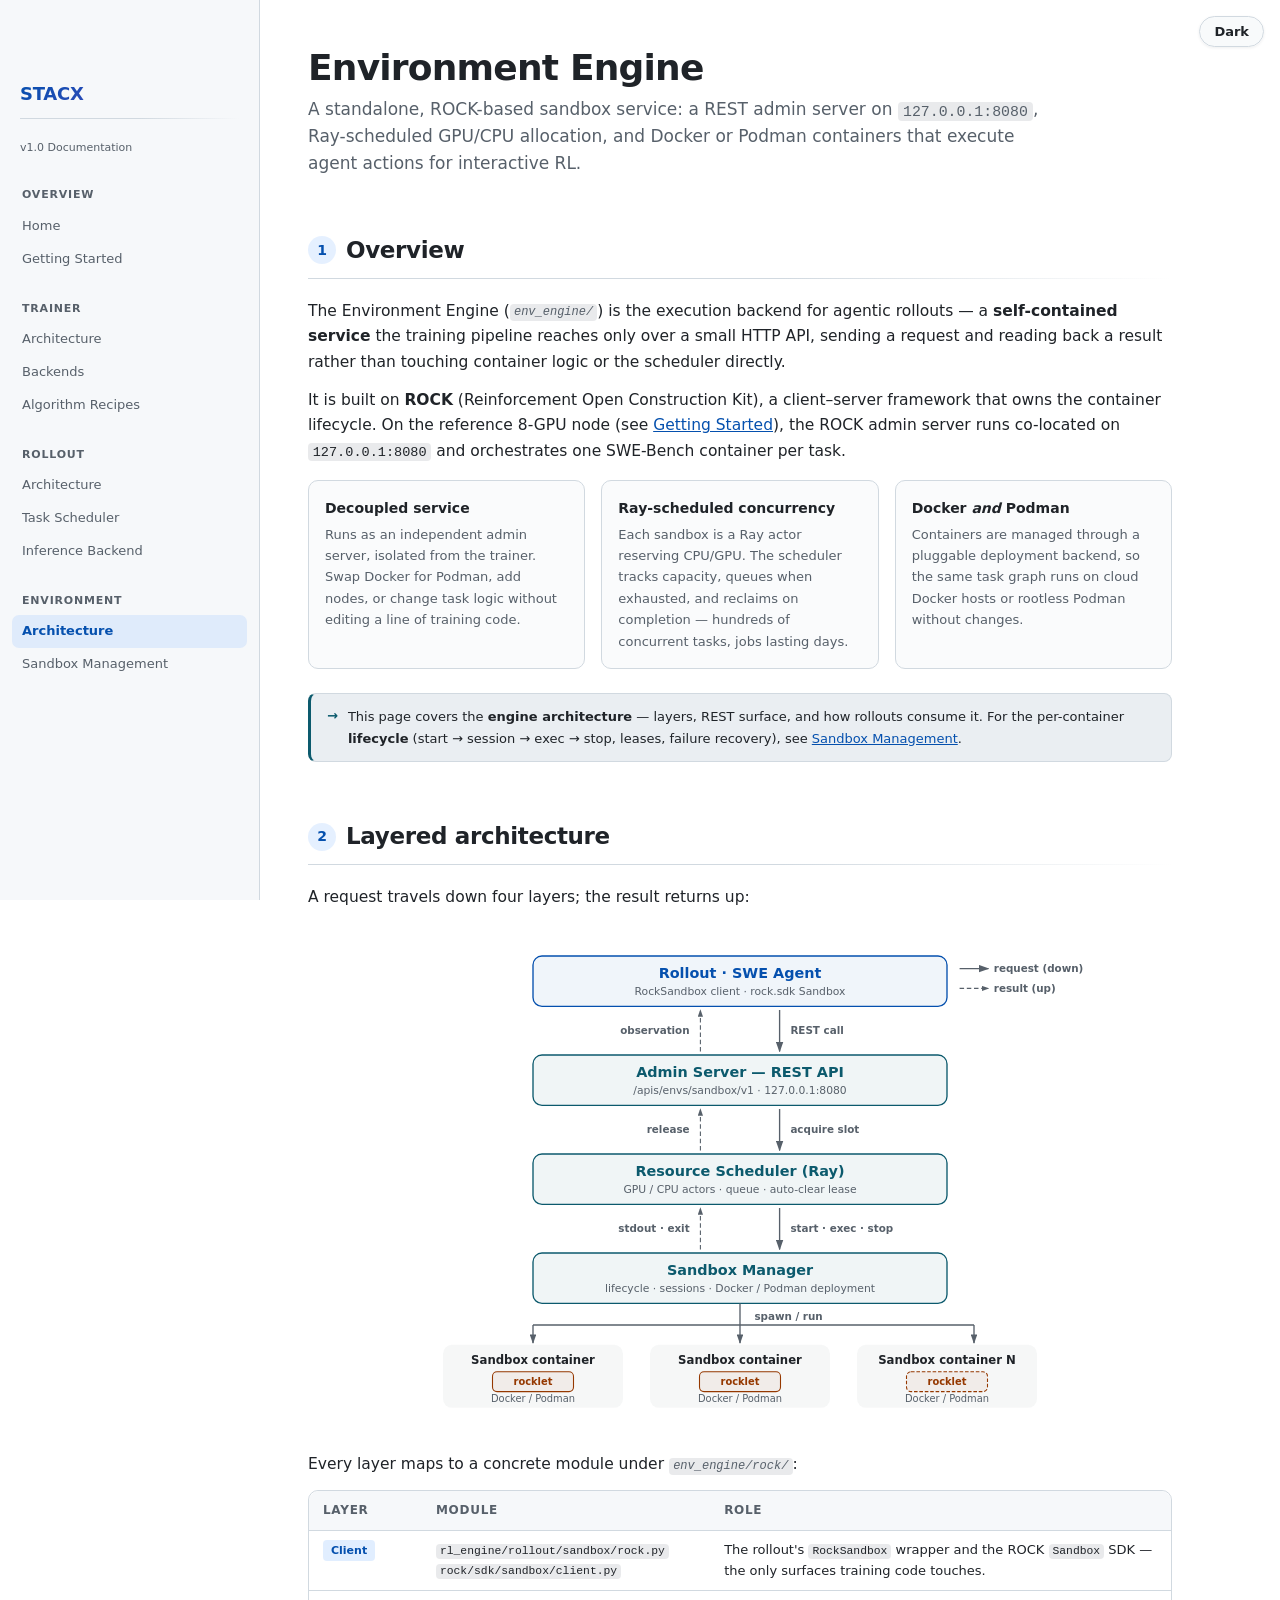
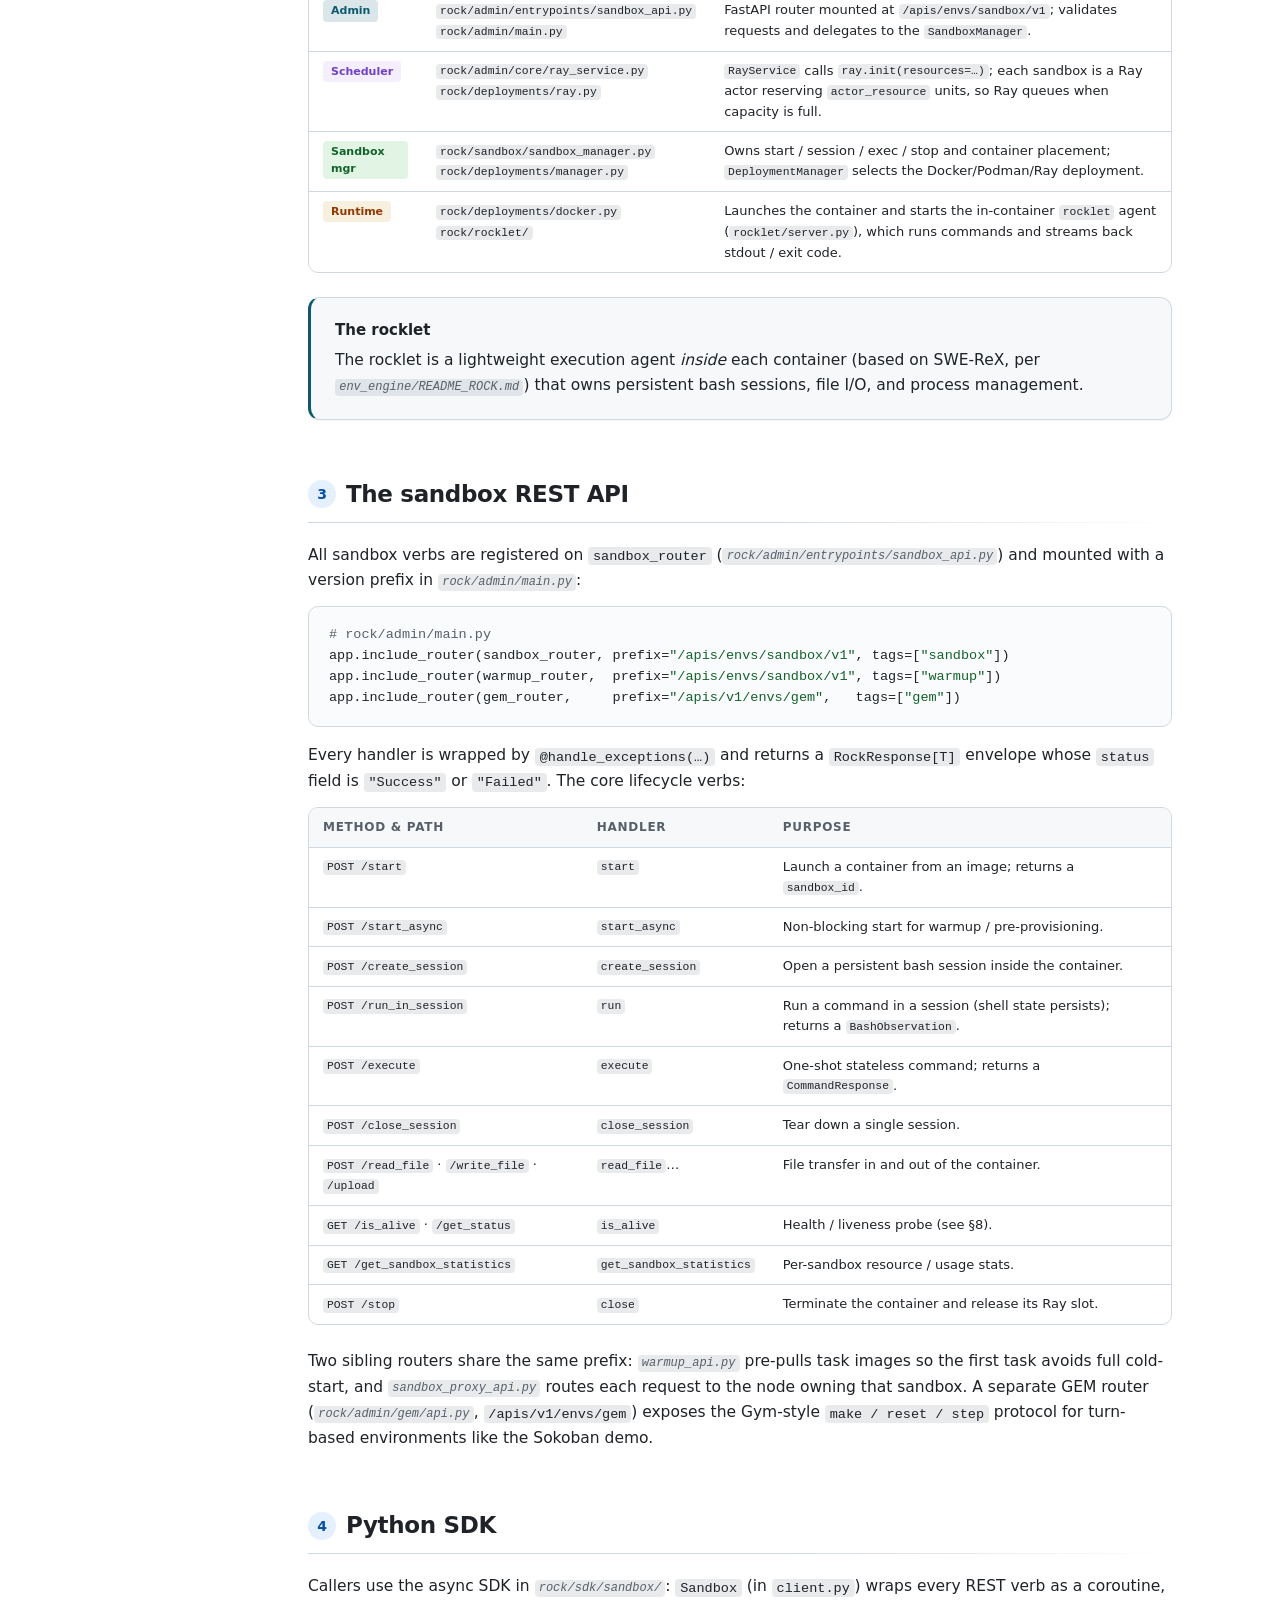
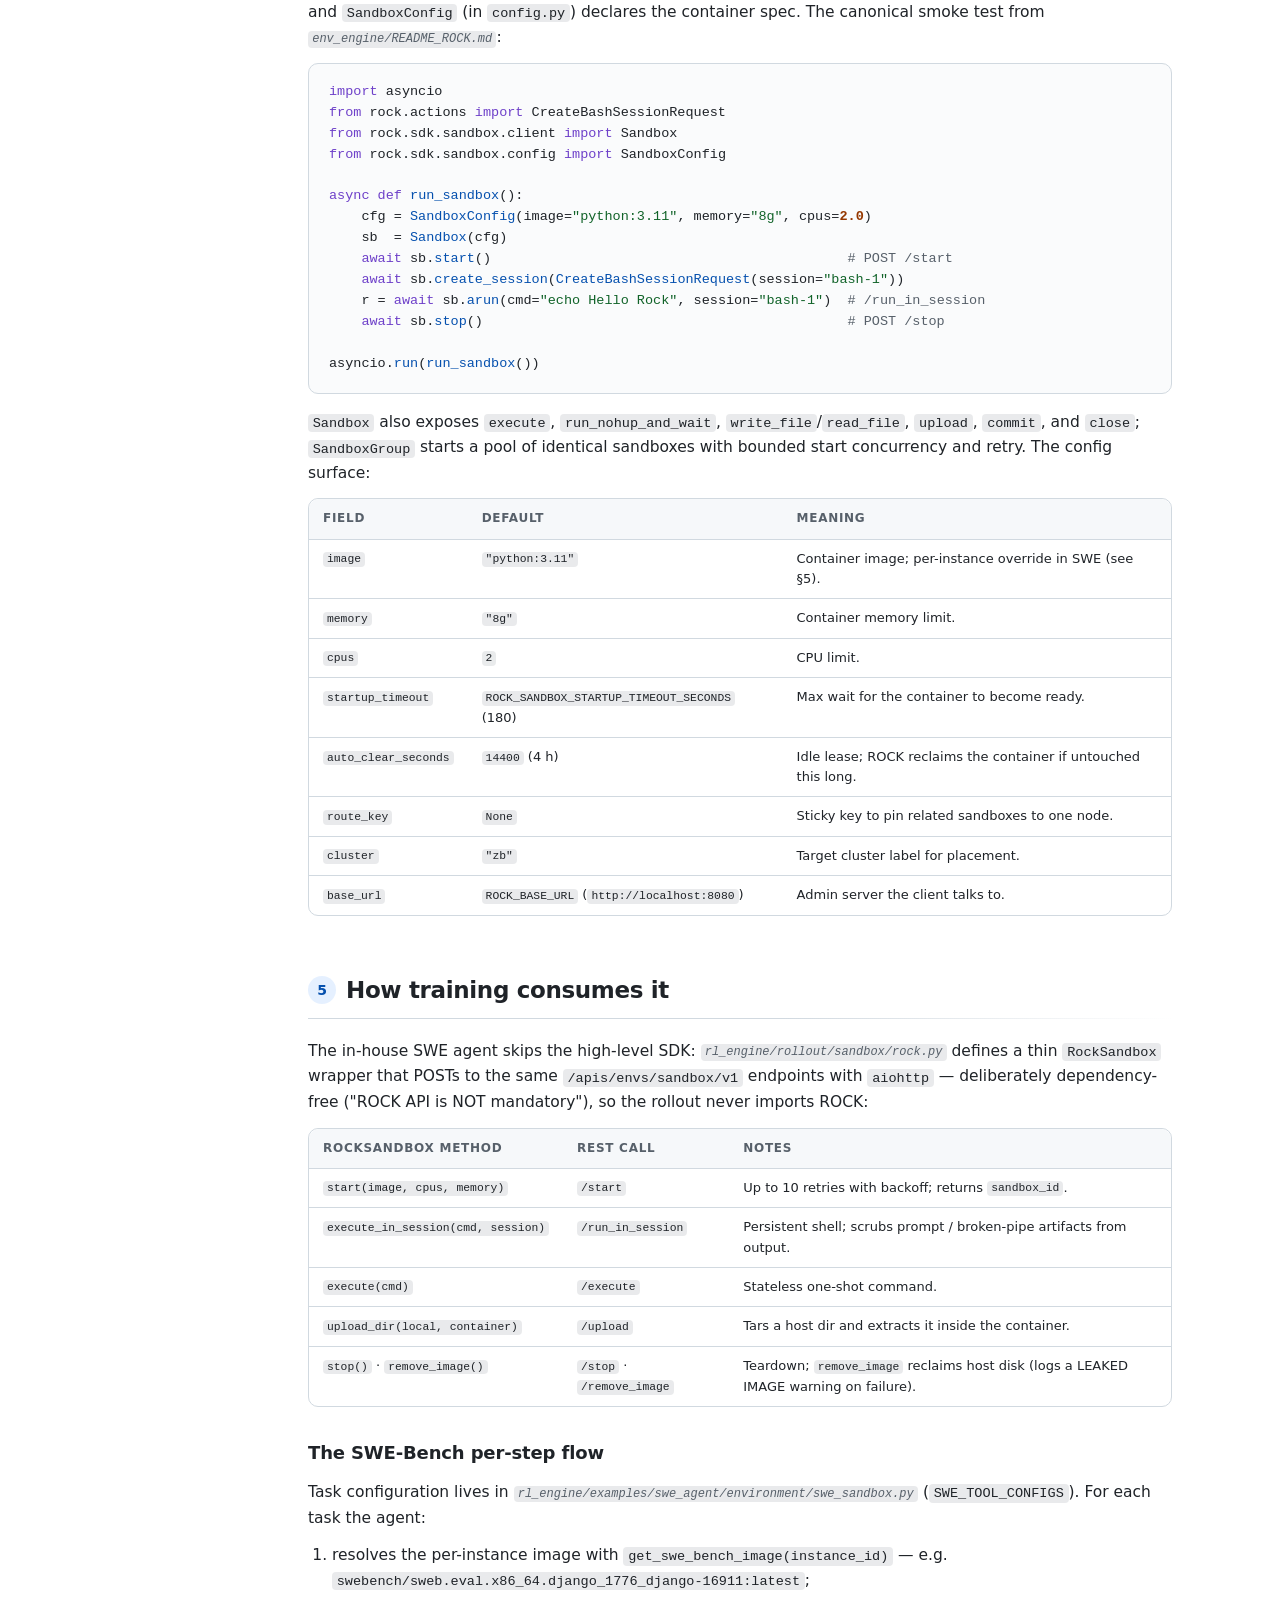
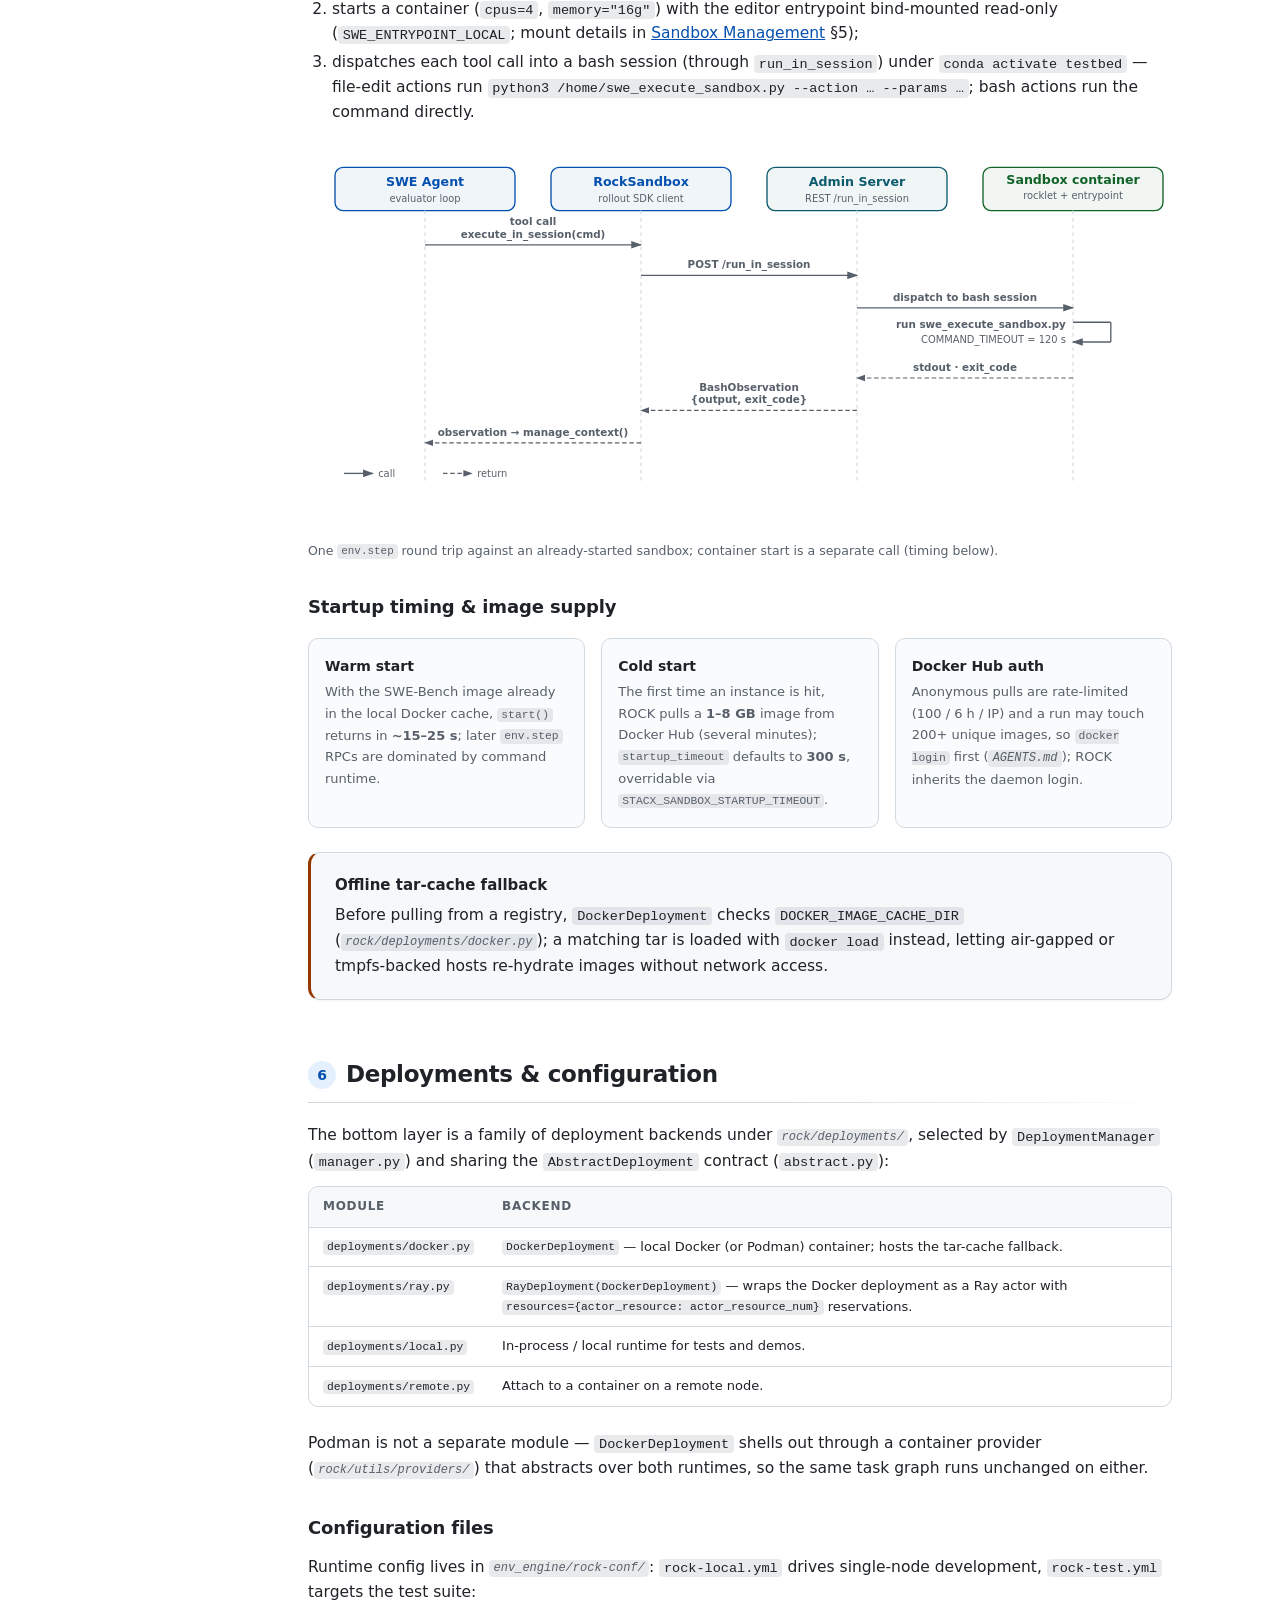
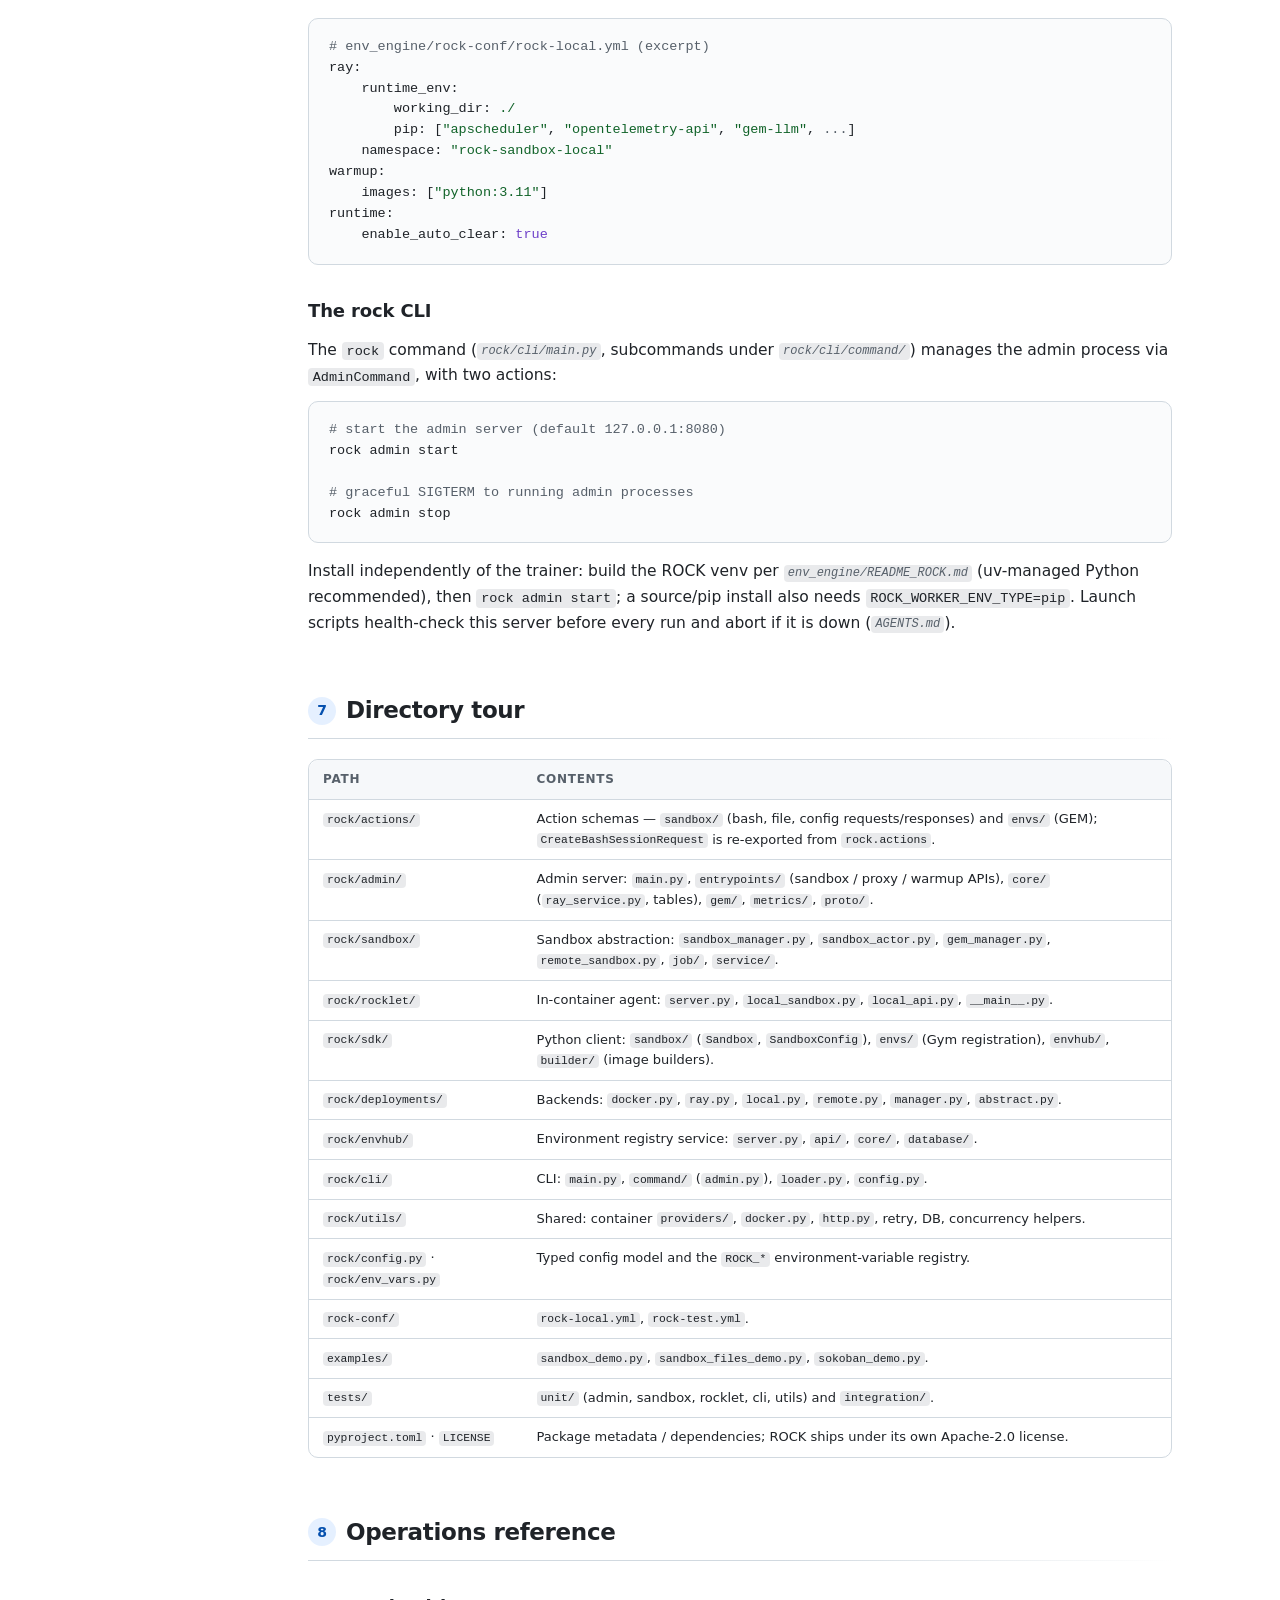
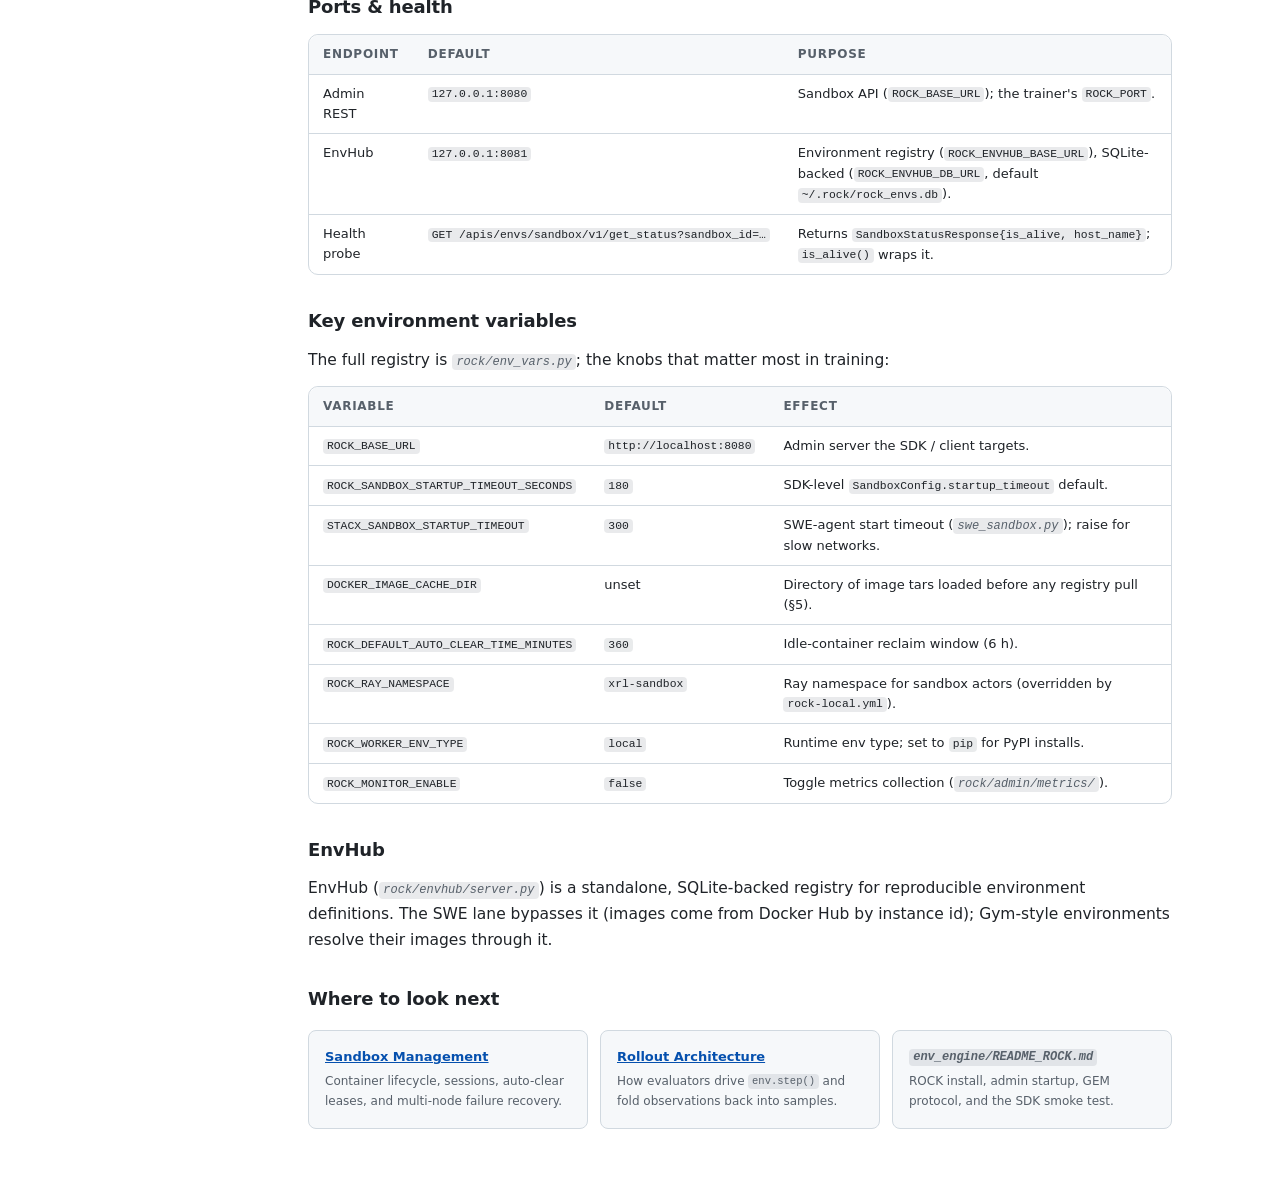
<file: docs/environment.html>
<!DOCTYPE html>
<html lang="en">
<head>
  <meta charset="UTF-8">
  <meta name="viewport" content="width=device-width, initial-scale=1.0">
  <title>Environment Engine — STACX Documentation</title>
  <style>
/* STACX Documentation — Shared Stylesheet
   Dark theme */

:root {
  --bg: #ffffff;
  --surface: #f6f8fa;
  --surface2: #eaeef2;
  --border: #d1d9e0;
  --text: #1f2328;
  --text-dim: #57606a;
  --accent-blue: #0550ae;
  --accent-green: #116329;
  --accent-orange: #953800;
  --accent-purple: #6e40c9;
  --accent-red: #cf222e;
  --accent-cyan: #0c5a6d;
  --nav-width: 260px;
}

[data-theme="dark"] {
  --bg: #0d1117;
  --surface: #161b22;
  --surface2: #1c2128;
  --border: #30363d;
  --text: #e6edf3;
  --text-dim: #8b949e;
  --accent-blue: #58a6ff;
  --accent-green: #3fb950;
  --accent-orange: #d29922;
  --accent-purple: #bc8cff;
  --accent-red: #f85149;
  --accent-cyan: #56d4dd;
}

* { margin: 0; padding: 0; box-sizing: border-box; }

body {
  background: var(--bg);
  color: var(--text);
  font-family: -apple-system, BlinkMacSystemFont, 'SF Pro Display', 'Segoe UI', system-ui, sans-serif;
  line-height: 1.6;
}

.nav-sidebar {
  position: fixed;
  top: 0; left: 0;
  width: var(--nav-width);
  height: 100vh;
  background: var(--surface);
  border-right: 1px solid var(--border);
  padding: 24px 0;
  overflow-y: auto;
  z-index: 100;
}

.nav-logo {
  padding: 0 20px;
  margin-bottom: 24px;
}

.nav-logo h2 {
  font-size: 18px;
  font-weight: 700;
  background: linear-gradient(135deg, var(--accent-blue), var(--accent-purple));
  -webkit-background-clip: text;
  -webkit-text-fill-color: transparent;
  background-clip: text;
}

.nav-logo .version {
  font-size: 11px;
  color: var(--text-dim);
  margin-top: 2px;
}

.nav-section {
  padding: 0 12px;
  margin-bottom: 8px;
}

.nav-section-title {
  font-size: 11px;
  font-weight: 600;
  text-transform: uppercase;
  letter-spacing: 0.8px;
  color: var(--text-dim);
  padding: 8px 8px 4px 8px;
}

.nav-link {
  display: block;
  padding: 6px 12px;
  border-radius: 6px;
  color: var(--text-dim);
  text-decoration: none;
  font-size: 13px;
  transition: all 0.15s;
}

.nav-link:hover {
  background: var(--surface2);
  color: var(--text);
}

.nav-link.active {
  background: rgba(56, 139, 253, 0.12);
  color: var(--accent-blue);
  font-weight: 500;
}

.nav-link .placeholder-tag {
  font-size: 9px;
  padding: 1px 5px;
  border-radius: 3px;
  background: rgba(139, 148, 158, 0.15);
  color: var(--text-dim);
  margin-left: 6px;
  vertical-align: middle;
}

.main-content {
  margin-left: var(--nav-width);
  padding: 48px 48px 80px 48px;
  max-width: 960px;
}

h1 {
  font-size: 32px;
  font-weight: 700;
  margin-bottom: 8px;
  background: linear-gradient(135deg, var(--accent-blue), var(--accent-purple));
  -webkit-background-clip: text;
  -webkit-text-fill-color: transparent;
  background-clip: text;
}

.page-subtitle {
  color: var(--text-dim);
  font-size: 15px;
  margin-bottom: 40px;
}

h2 {
  font-size: 22px;
  font-weight: 600;
  margin: 48px 0 16px 0;
  padding-bottom: 8px;
  border-bottom: 1px solid var(--border);
  display: flex;
  align-items: center;
  gap: 10px;
}

h2 .num {
  display: inline-flex;
  align-items: center;
  justify-content: center;
  width: 28px;
  height: 28px;
  border-radius: 50%;
  background: var(--accent-blue);
  color: var(--bg);
  font-size: 14px;
  font-weight: 700;
  flex-shrink: 0;
}

h3 {
  font-size: 17px;
  font-weight: 600;
  margin: 28px 0 10px 0;
  color: var(--accent-blue);
}

h4 {
  font-size: 14px;
  font-weight: 600;
  margin: 16px 0 6px 0;
  color: var(--accent-green);
}

p { margin-bottom: 12px; font-size: 14px; }

ul, ol {
  margin: 8px 0 16px 24px;
  font-size: 14px;
}

li { margin-bottom: 4px; }

.card {
  background: var(--surface);
  border: 1px solid var(--border);
  border-radius: 10px;
  padding: 20px 24px;
  margin-bottom: 16px;
}

.card.blue   { border-left: 3px solid var(--accent-blue); }
.card.green  { border-left: 3px solid var(--accent-green); }
.card.orange { border-left: 3px solid var(--accent-orange); }
.card.purple { border-left: 3px solid var(--accent-purple); }
.card.red    { border-left: 3px solid var(--accent-red); }
.card.cyan   { border-left: 3px solid var(--accent-cyan); }

.card h4 { margin-top: 0; }
.card p:last-child { margin-bottom: 0; }

.callout-grid {
  display: grid;
  grid-template-columns: repeat(auto-fit, minmax(260px, 1fr));
  gap: 16px;
  margin: 16px 0 24px 0;
}

.callout {
  background: var(--surface2);
  border: 1px solid var(--border);
  border-radius: 8px;
  padding: 16px;
}

.callout h4 {
  font-size: 14px;
  font-weight: 600;
  margin: 0 0 4px 0;
}

.callout p {
  font-size: 13px;
  color: var(--text-dim);
  margin: 0;
}

code {
  font-family: 'SF Mono', 'Fira Code', 'Consolas', monospace;
  font-size: 12px;
  background: rgba(110, 118, 129, 0.15);
  padding: 2px 6px;
  border-radius: 4px;
}

pre {
  background: var(--surface2);
  border: 1px solid var(--border);
  border-radius: 8px;
  padding: 16px 20px;
  overflow-x: auto;
  font-family: 'SF Mono', 'Fira Code', 'Consolas', monospace;
  font-size: 12px;
  line-height: 1.6;
  margin: 10px 0 16px 0;
  color: var(--text);
}

pre code {
  background: none;
  padding: 0;
  font-size: inherit;
}

.code-ref {
  font-family: 'SF Mono', 'Fira Code', monospace;
  font-size: 12px;
  color: var(--accent-orange);
  background: rgba(210, 153, 34, 0.1);
  padding: 2px 6px;
  border-radius: 4px;
}

.kw { color: var(--accent-purple); }
.fn { color: var(--accent-blue); }
.cm { color: var(--text-dim); }
.st { color: var(--accent-green); }
.ar { color: var(--accent-orange); font-weight: 600; }

table {
  width: 100%;
  border-collapse: collapse;
  margin: 12px 0 24px 0;
  font-size: 13px;
}

th {
  text-align: left;
  padding: 10px 12px;
  border-bottom: 2px solid var(--border);
  color: var(--accent-blue);
  font-weight: 600;
}

td {
  padding: 8px 12px;
  border-bottom: 1px solid var(--border);
}

tr:hover td {
  background: rgba(56, 139, 253, 0.04);
}

.diagram {
  background: var(--surface);
  border: 1px solid var(--border);
  border-radius: 10px;
  padding: 24px;
  margin: 16px 0;
  overflow-x: auto;
}

.diagram pre {
  background: none;
  border: none;
  padding: 0;
  margin: 0;
  color: var(--text-dim);
}

.tag {
  display: inline-block;
  padding: 2px 8px;
  border-radius: 4px;
  font-size: 11px;
  font-weight: 600;
}

.tag-blue   { background: rgba(56, 139, 253, 0.15); color: var(--accent-blue); }
.tag-green  { background: rgba(63, 185, 80, 0.15); color: var(--accent-green); }
.tag-orange { background: rgba(210, 153, 34, 0.15); color: var(--accent-orange); }
.tag-purple { background: rgba(188, 140, 255, 0.15); color: var(--accent-purple); }
.tag-red    { background: rgba(248, 81, 73, 0.15); color: var(--accent-red); }

.feature-grid {
  display: grid;
  grid-template-columns: repeat(auto-fit, minmax(200px, 1fr));
  gap: 12px;
  margin: 16px 0 24px 0;
}

.feature-item {
  background: var(--surface);
  border: 1px solid var(--border);
  border-radius: 8px;
  padding: 16px;
}

.feature-item h4 {
  margin: 0 0 4px 0;
  font-size: 13px;
}

.feature-item p {
  font-size: 12px;
  color: var(--text-dim);
  margin: 0;
}

@media (max-width: 900px) {
  .nav-sidebar { display: none; }
  .main-content { margin-left: 0; padding: 24px; }
}

.theme-toggle {
  position: fixed;
  top: 16px;
  right: 16px;
  z-index: 200;
  background: var(--surface);
  border: 1px solid var(--border);
  border-radius: 8px;
  padding: 6px 12px;
  color: var(--text);
  font-size: 13px;
  cursor: pointer;
  transition: all 0.2s;
  font-family: inherit;
}
.theme-toggle:hover {
  background: var(--surface2);
  border-color: var(--accent-blue);
}
  /* shared: readable content links in both themes */
.main-content a, .main-content a code { color: var(--accent-blue); }
.main-content a:hover { color: var(--accent-cyan); }
/* page-local */
.file-ref {
  color: var(--text-dim);
  font-size: 12px;
  font-style: italic;
}
.fig-caption { font-size: 12px; color: var(--text-dim); margin: -4px 0 20px 0; text-align: center; }
.diagram svg { width: 100%; height: auto; display: block; }
td code { white-space: nowrap; }
.crosslink {
  display: flex; gap: 10px; align-items: flex-start;
  background: var(--surface2); border: 1px solid var(--border);
  border-left: 3px solid var(--accent-cyan);
  border-radius: 8px; padding: 12px 16px; margin: 16px 0;
  font-size: 13px;
}
.crosslink .cl-icon { color: var(--accent-cyan); font-weight: 700; flex-shrink: 0; }
.crosslink p { margin: 0; font-size: 13px; }

/* ── Refinement layer: typography, response, materials ── */

html { scroll-behavior: smooth; scroll-padding-top: 24px; }

body {
  -webkit-font-smoothing: antialiased;
  text-rendering: optimizeLegibility;
  font-optical-sizing: auto;
}

::selection { background: rgba(56, 139, 253, 0.22); }

/* Type — size-specific tracking and leading */
h1 {
  background: none;
  -webkit-text-fill-color: var(--text);
  color: var(--text);
  letter-spacing: -0.022em;
  line-height: 1.15;
  text-wrap: balance;
}
h2 { letter-spacing: -0.015em; text-wrap: balance; }
h3 { letter-spacing: -0.008em; }
p { font-size: 14.5px; line-height: 1.65; }
ul, ol { font-size: 14.5px; }
li { line-height: 1.6; }
.page-subtitle { font-size: 16px; text-wrap: pretty; }

/* Quieter chrome — tint instead of fill, neutral table headers */
h2 .num {
  background: rgba(56, 139, 253, 0.13);
  color: var(--accent-blue);
  font-weight: 650;
}
th {
  color: var(--text-dim);
  font-size: 12px;
  text-transform: uppercase;
  letter-spacing: 0.06em;
}
table { font-variant-numeric: tabular-nums; }

/* Gentle depth on resting surfaces */
.card, .diagram, .comparison-col { box-shadow: 0 1px 2px rgba(16, 24, 40, 0.04); }

/* Response — feedback on press, not just hover */
.nav-link, .theme-toggle, .hero-card, .view-toggle-btn {
  transition: background 0.15s ease-out, color 0.15s ease-out,
              border-color 0.15s ease-out, transform 0.15s ease-out;
}
.nav-link:active, .view-toggle-btn:active { transform: scale(0.98); transition-duration: 0.05s; }
.theme-toggle:active { transform: scale(0.96); transition-duration: 0.05s; }
.hero-card:active { transform: translateY(0) scale(0.99); transition-duration: 0.05s; }
.main-content a:active { opacity: 0.65; }

:focus-visible { outline: 2px solid var(--accent-blue); outline-offset: 2px; border-radius: 4px; }

.nav-sidebar { scrollbar-width: thin; }

/* Floating chrome reads as material — content scrolls beneath it */
.theme-toggle {
  background: color-mix(in srgb, var(--surface) 72%, transparent);
  backdrop-filter: blur(12px) saturate(180%);
  -webkit-backdrop-filter: blur(12px) saturate(180%);
  box-shadow: 0 1px 3px rgba(16, 24, 40, 0.07);
}

@media (prefers-reduced-motion: reduce) {
  html { scroll-behavior: auto; }
  *, *::before, *::after { transition-duration: 0.01ms !important; animation: none !important; }
}
@media (prefers-reduced-transparency: reduce) {
  .theme-toggle {
    background: var(--surface);
    backdrop-filter: none;
    -webkit-backdrop-filter: none;
  }
}

/* ── Refinement layer v2: beauty pass ── */

/* Sidebar — calmer rhythm, tactile links */
.nav-sidebar { padding: 20px 0 28px; }
.nav-sidebar::-webkit-scrollbar { width: 8px; }
.nav-sidebar::-webkit-scrollbar-thumb { background: var(--border); border-radius: 4px; }
.nav-logo { padding: 4px 20px 0; margin-bottom: 20px; }
.nav-section { margin-bottom: 14px; }
.nav-section-title { padding: 10px 10px 6px; }
.nav-link { padding: 6px 10px; border-radius: 7px; }
.nav-link.active { font-weight: 600; }

/* Section rules — the divider fades out instead of cutting across */
h2 { border-bottom: none; padding-bottom: 10px; position: relative; margin-top: 52px; }
h2::after {
  content: ""; position: absolute; left: 0; right: 0; bottom: 0; height: 1px;
  background: linear-gradient(90deg, var(--border) 55%, transparent);
}

/* Surfaces — rounder, softer */
.card, .diagram, .comparison-col { border-radius: 12px; }
pre, .callout { border-radius: 10px; }

/* Tables — enclosed, rounded, quiet */
table {
  border-collapse: separate; border-spacing: 0;
  border: 1px solid var(--border); border-radius: 10px; overflow: hidden;
}
th { background: var(--surface); border-bottom: 1px solid var(--border); padding: 10px 14px; }
td { padding: 9px 14px; }
tr:last-child td { border-bottom: none; }
th:first-child { border-top-left-radius: 9px; }
th:last-child { border-top-right-radius: 9px; }
tr:last-child td:first-child { border-bottom-left-radius: 9px; }
tr:last-child td:last-child { border-bottom-right-radius: 9px; }

/* Floating toggle as a pill */
.theme-toggle { border-radius: 999px; padding: 7px 14px; font-weight: 600; }

/* Landing hero — faint atmospheric wash, icon chips, deeper card lift */
.hero { position: relative; }
.hero::before {
  content: ""; position: absolute; inset: -48px -80px 0; z-index: -1; pointer-events: none;
  background:
    radial-gradient(55% 45% at 50% 0%, rgba(56, 139, 253, 0.07), transparent 70%),
    radial-gradient(35% 35% at 82% 12%, rgba(188, 140, 255, 0.05), transparent 70%);
}
.hero h1 { font-size: 54px; letter-spacing: -0.03em; }
.hero .tagline { font-size: 19px; text-wrap: pretty; }
.hero-card {
  border-radius: 14px; padding: 26px 24px;
  box-shadow: 0 1px 2px rgba(16, 24, 40, 0.04);
}
.hero-card:hover {
  transform: translateY(-3px);
  box-shadow: 0 10px 28px rgba(16, 24, 40, 0.08);
}
.hero-card .icon {
  width: 46px; height: 46px; display: inline-grid; place-items: center;
  background: var(--surface2); border-radius: 12px;
  font-size: 22px; margin-bottom: 14px;
}

/* ── Refinement v3: professional pass (external design review) ── */

html { color-scheme: light; }
[data-theme="dark"] { color-scheme: dark; }
[data-theme="dark"] .diagram svg rect[fill="rgba(5,80,174,0.06)"] { fill: rgba(88,166,255,0.08); }
[data-theme="dark"] .diagram svg rect[fill="rgba(12,90,109,0.06)"] { fill: rgba(86,212,221,0.08); }
[data-theme="dark"] .diagram svg rect[fill="rgba(17,99,41,0.06)"] { fill: rgba(63,185,80,0.08); }
[data-theme="dark"] .diagram svg rect[fill="rgba(149,56,0,0.06)"] { fill: rgba(210,153,34,0.10); }

/* Type scale — larger, less compressed */
body { font-size: 15.5px; }
p, ul, ol { font-size: inherit; }
h1 { font-size: 36px; line-height: 1.12; }
h2 { font-size: 23px; margin: 56px 0 20px; }
h3 { font-size: 18px; margin: 32px 0 12px; }
h4 { font-size: 15px; }
.page-subtitle { font-size: 17px; line-height: 1.55; max-width: 70ch; margin-bottom: 48px; }

/* One accent — headings are neutral ink */
h3, h4 { color: var(--text); }

/* Code — relative inline sizing, comfortable blocks */
code { font-size: 0.875em; padding: 0.12em 0.35em; border-radius: 4px; }
pre { font-size: 13.5px; line-height: 1.55; padding: 18px 20px; tab-size: 2; }
pre code { font-size: inherit; padding: 0; }

/* Tables scroll instead of squeezing */
.table-scroll { overflow-x: auto; margin: 12px 0 24px; border: 1px solid var(--border); border-radius: 10px; }
.table-scroll table { min-width: 640px; margin: 0; border: 0; }
td { vertical-align: top; line-height: 1.55; }

/* Diagrams — legible labels, editorial captions */
.diagram svg, .arch-diagram svg { display: block; width: 100%; height: auto; }
.diagram svg text[font-size="9"], .diagram svg text[font-size="10"],
.arch-diagram svg text[font-size="9"], .arch-diagram svg text[font-size="10"] { font-size: 11px; }
.fig-caption { font-style: normal; text-align: left; font-size: 12.5px; margin: 10px 0 12px; max-width: none; }

/* Landing hero actions + icon chips */
.hero-actions { display: flex; justify-content: center; gap: 10px; margin: 26px 0 8px; }
.main-content a.button-primary, .main-content a.button-secondary {
  display: inline-flex; align-items: center; gap: 7px;
  padding: 9px 16px; border-radius: 8px; font-size: 14px; font-weight: 600; text-decoration: none;
  transition: background 0.15s ease-out, border-color 0.15s ease-out,
              filter 0.15s ease-out, transform 0.15s ease-out;
}
.main-content a.button-primary { background: var(--accent-blue); color: #fff; }
.main-content a.button-primary:hover { filter: brightness(1.1); color: #fff; }
.main-content a.button-secondary { border: 1px solid var(--border); background: var(--surface); color: var(--text); }
.main-content a.button-secondary:hover { border-color: var(--accent-blue); color: var(--text); }
.main-content a.button-primary:active, .main-content a.button-secondary:active { transform: scale(0.97); }
.hero-card .icon svg { width: 22px; height: 22px; color: var(--accent-blue); }

/* Mobile navigation — header + slide-in sidebar */
.mobile-header { display: none; }
@media (max-width: 900px) {
  .mobile-header {
    display: flex; position: sticky; top: 0; z-index: 220; height: 52px;
    align-items: center; justify-content: space-between; padding: 0 16px;
    background: var(--bg);
    background: color-mix(in srgb, var(--bg) 88%, transparent);
    backdrop-filter: blur(12px); -webkit-backdrop-filter: blur(12px);
    border-bottom: 1px solid var(--border);
  }
  .mobile-header .mh-brand { font-weight: 700; font-size: 16px; color: var(--text); text-decoration: none; }
  .nav-toggle {
    background: var(--surface); border: 1px solid var(--border); border-radius: 8px;
    padding: 6px 14px; font: inherit; font-size: 13.5px; font-weight: 600;
    color: var(--text); cursor: pointer;
  }
  .nav-sidebar {
    display: block; z-index: 240; transform: translateX(-100%);
    transition: transform 200ms cubic-bezier(0.23, 1, 0.32, 1);
    box-shadow: 0 12px 40px rgba(0, 0, 0, 0.18);
  }
  .nav-sidebar[data-open="true"] { transform: none; }
  .mobile-header ~ .theme-toggle { top: 62px; }
}
@media (prefers-reduced-motion: reduce) {
  .nav-sidebar { transition: none; }
}

/* ── Coding font + chromeless figures ── */
code, pre, .code-ref {
  font-family: ui-monospace, "SF Mono", Menlo, "JetBrains Mono", "Fira Code", Consolas, monospace;
}
.diagram, .arch-diagram { background: none; border: none; box-shadow: none; padding: 12px 0; }

/* ── Lighter surfaces for code blocks and callouts ── */
pre, .callout {
  background: var(--surface);
  background: color-mix(in srgb, var(--surface) 55%, var(--bg));
}
</style>
<script>try{if(localStorage.getItem('stacx-theme')==='dark')document.documentElement.setAttribute('data-theme','dark');}catch(e){}</script>
</head>
<body>
<header class="mobile-header"><a class="mh-brand" href="index.html">STACX</a><button class="nav-toggle" type="button" aria-controls="docsNav" aria-expanded="false">Menu</button></header>
  <div class="layout">
    <nav class="nav-sidebar" id="docsNav">
      <div class="nav-logo">
        <h2>STACX</h2>
        <div class="version">v1.0 Documentation</div>
      </div>
      <div class="nav-section">
        <div class="nav-section-title">Overview</div>
        <a href="index.html" class="nav-link">Home</a>
        <a href="getting-started.html" class="nav-link">Getting Started</a>
      </div>
      <div class="nav-section">
        <div class="nav-section-title">Trainer</div>
        <a href="architecture.html" class="nav-link">Architecture</a>
        <a href="backends.html" class="nav-link">Backends</a>
        <a href="recipes.html" class="nav-link">Algorithm Recipes</a>
      </div>
      <div class="nav-section">
        <div class="nav-section-title">Rollout</div>
        <a href="rollout.html" class="nav-link">Architecture</a>
        <a href="rollout-scheduler.html" class="nav-link">Task Scheduler</a>
        <a href="rollout-inference.html" class="nav-link">Inference Backend</a>
      </div>
      <div class="nav-section">
        <div class="nav-section-title">Environment</div>
        <a href="environment.html" class="nav-link active">Architecture</a>
        <a href="env-sandbox.html" class="nav-link">Sandbox Management</a>
      </div>
    </nav>

    <div class="main-content">
      <div class="page-header">
        <h1>Environment Engine</h1>
        <p class="page-subtitle">A standalone, ROCK-based sandbox service: a REST admin server on <code>127.0.0.1:8080</code>, Ray-scheduled GPU/CPU allocation, and Docker or Podman containers that execute agent actions for interactive RL.</p>
      </div>

      <!-- ── Section 1: Overview ── -->
      <section>
        <h2><span class="num">1</span> Overview</h2>
        <p>The Environment Engine (<code class="file-ref">env_engine/</code>) is the execution backend for agentic rollouts &mdash; a <strong>self-contained service</strong> the training pipeline reaches only over a small HTTP API, sending a request and reading back a result rather than touching container logic or the scheduler directly.</p>

        <p>It is built on <strong>ROCK</strong> (Reinforcement Open Construction Kit), a client&ndash;server framework that owns the container lifecycle. On the reference 8-GPU node (see <a href="getting-started.html">Getting Started</a>), the ROCK admin server runs co-located on <code>127.0.0.1:8080</code> and orchestrates one SWE-Bench container per task.</p>

        <div class="callout-grid">
          <div class="callout">
            <h4>Decoupled service</h4>
            <p>Runs as an independent admin server, isolated from the trainer. Swap Docker for Podman, add nodes, or change task logic without editing a line of training code.</p>
          </div>
          <div class="callout">
            <h4>Ray-scheduled concurrency</h4>
            <p>Each sandbox is a Ray actor reserving CPU/GPU. The scheduler tracks capacity, queues when exhausted, and reclaims on completion &mdash; hundreds of concurrent tasks, jobs lasting days.</p>
          </div>
          <div class="callout">
            <h4>Docker <em>and</em> Podman</h4>
            <p>Containers are managed through a pluggable deployment backend, so the same task graph runs on cloud Docker hosts or rootless Podman without changes.</p>
          </div>
        </div>

        <div class="crosslink">
          <span class="cl-icon">&rarr;</span>
          <p>This page covers the <strong>engine architecture</strong> &mdash; layers, REST surface, and how rollouts consume it. For the per-container <strong>lifecycle</strong> (start &rarr; session &rarr; exec &rarr; stop, leases, failure recovery), see <a href="env-sandbox.html">Sandbox Management</a>.</p>
        </div>
      </section>

      <!-- ── Section 2: Layered architecture ── -->
      <section>
        <h2><span class="num">2</span> Layered architecture</h2>
        <p>A request travels down four layers; the result returns up:</p>

        <div class="diagram">
          <svg viewBox="0 0 960 540" role="img" aria-labelledby="eea-title" preserveAspectRatio="xMidYMid meet" font-family="system-ui, sans-serif">
            <title id="eea-title">Environment Engine layered architecture: client, admin REST server, Ray resource scheduler, sandbox manager, and container runtimes with in-container rocklet agents.</title>
            <defs>
              <marker id="eea-arr" viewBox="0 0 10 7" refX="9" refY="3.5" markerWidth="8" markerHeight="6" orient="auto"><path d="M0,0 L10,3.5 L0,7z" style="fill:var(--text-dim)"/></marker>
              <marker id="eea-arr-dim" viewBox="0 0 10 7" refX="9" refY="3.5" markerWidth="7" markerHeight="5" orient="auto"><path d="M0,0 L10,3.5 L0,7z" style="fill:var(--text-dim)"/></marker>
            </defs>

            <!-- legend (top-right) -->
            <line x1="724" y1="34" x2="756" y2="34" style="stroke:var(--text-dim)" stroke-width="1.5" marker-end="url(#eea-arr)"/>
            <text x="762" y="38" style="fill:var(--text-dim)" font-size="11.5" font-weight="600">request (down)</text>
            <line x1="724" y1="56" x2="756" y2="56" style="stroke:var(--text-dim)" stroke-width="1.2" stroke-dasharray="5,3" marker-end="url(#eea-arr-dim)"/>
            <text x="762" y="60" style="fill:var(--text-dim)" font-size="11.5" font-weight="600">result (up)</text>

            <!-- L1 Client -->
            <rect x="250" y="20" width="460" height="56" rx="10" fill="rgba(5,80,174,0.06)" style="stroke:var(--accent-blue)" stroke-width="1.5"/>
            <text x="480" y="44" text-anchor="middle" style="fill:var(--accent-blue)" font-size="16" font-weight="700">Rollout &middot; SWE Agent</text>
            <text x="480" y="63" text-anchor="middle" style="fill:var(--text-dim)" font-size="12">RockSandbox client &middot; rock.sdk Sandbox</text>

            <!-- gap 1 -->
            <line x1="524" y1="80" x2="524" y2="126" style="stroke:var(--text-dim)" stroke-width="1.5" marker-end="url(#eea-arr)"/>
            <text x="536" y="107" text-anchor="start" style="fill:var(--text-dim)" font-size="11.5" font-weight="600">REST call</text>
            <line x1="436" y1="126" x2="436" y2="80" style="stroke:var(--text-dim)" stroke-width="1.2" stroke-dasharray="5,3" marker-end="url(#eea-arr-dim)"/>
            <text x="424" y="107" text-anchor="end" style="fill:var(--text-dim)" font-size="11.5" font-weight="600">observation</text>

            <!-- L2 Admin Server -->
            <rect x="250" y="130" width="460" height="56" rx="10" fill="rgba(12,90,109,0.06)" style="stroke:var(--accent-cyan)" stroke-width="1.5"/>
            <text x="480" y="154" text-anchor="middle" style="fill:var(--accent-cyan)" font-size="16" font-weight="700">Admin Server &mdash; REST API</text>
            <text x="480" y="173" text-anchor="middle" style="fill:var(--text-dim)" font-size="12">/apis/envs/sandbox/v1 &middot; 127.0.0.1:8080</text>

            <!-- gap 2 -->
            <line x1="524" y1="190" x2="524" y2="236" style="stroke:var(--text-dim)" stroke-width="1.5" marker-end="url(#eea-arr)"/>
            <text x="536" y="217" text-anchor="start" style="fill:var(--text-dim)" font-size="11.5" font-weight="600">acquire slot</text>
            <line x1="436" y1="236" x2="436" y2="190" style="stroke:var(--text-dim)" stroke-width="1.2" stroke-dasharray="5,3" marker-end="url(#eea-arr-dim)"/>
            <text x="424" y="217" text-anchor="end" style="fill:var(--text-dim)" font-size="11.5" font-weight="600">release</text>

            <!-- L3 Resource Scheduler -->
            <rect x="250" y="240" width="460" height="56" rx="10" fill="rgba(12,90,109,0.06)" style="stroke:var(--accent-cyan)" stroke-width="1.5"/>
            <text x="480" y="264" text-anchor="middle" style="fill:var(--accent-cyan)" font-size="16" font-weight="700">Resource Scheduler (Ray)</text>
            <text x="480" y="283" text-anchor="middle" style="fill:var(--text-dim)" font-size="12">GPU / CPU actors &middot; queue &middot; auto-clear lease</text>

            <!-- gap 3 -->
            <line x1="524" y1="300" x2="524" y2="346" style="stroke:var(--text-dim)" stroke-width="1.5" marker-end="url(#eea-arr)"/>
            <text x="536" y="327" text-anchor="start" style="fill:var(--text-dim)" font-size="11.5" font-weight="600">start &middot; exec &middot; stop</text>
            <line x1="436" y1="346" x2="436" y2="300" style="stroke:var(--text-dim)" stroke-width="1.2" stroke-dasharray="5,3" marker-end="url(#eea-arr-dim)"/>
            <text x="424" y="327" text-anchor="end" style="fill:var(--text-dim)" font-size="11.5" font-weight="600">stdout &middot; exit</text>

            <!-- L4 Sandbox Manager -->
            <rect x="250" y="350" width="460" height="56" rx="10" fill="rgba(12,90,109,0.06)" style="stroke:var(--accent-cyan)" stroke-width="1.5"/>
            <text x="480" y="374" text-anchor="middle" style="fill:var(--accent-cyan)" font-size="16" font-weight="700">Sandbox Manager</text>
            <text x="480" y="393" text-anchor="middle" style="fill:var(--text-dim)" font-size="12">lifecycle &middot; sessions &middot; Docker / Podman deployment</text>

            <!-- fan-out bus -->
            <line x1="480" y1="406" x2="480" y2="430" style="stroke:var(--text-dim)" stroke-width="1.5"/>
            <line x1="250" y1="430" x2="740" y2="430" style="stroke:var(--text-dim)" stroke-width="1.5"/>
            <text x="496" y="424" text-anchor="start" style="fill:var(--text-dim)" font-size="11.5" font-weight="600">spawn / run</text>
            <line x1="250" y1="430" x2="250" y2="450" style="stroke:var(--text-dim)" stroke-width="1.5" marker-end="url(#eea-arr-dim)"/>
            <line x1="480" y1="430" x2="480" y2="450" style="stroke:var(--text-dim)" stroke-width="1.5" marker-end="url(#eea-arr-dim)"/>
            <line x1="740" y1="430" x2="740" y2="450" style="stroke:var(--text-dim)" stroke-width="1.5" marker-end="url(#eea-arr-dim)"/>

            <!-- container A -->
            <rect x="150" y="452" width="200" height="70" rx="10" fill="rgba(87,96,106,0.05)" stroke="none"/>
            <text x="250" y="473" text-anchor="middle" style="fill:var(--text)" font-size="13" font-weight="700">Sandbox container</text>
            <rect x="205" y="482" width="90" height="22" rx="5" fill="rgba(149,56,0,0.06)" style="stroke:var(--accent-orange)" stroke-width="1.2"/>
            <text x="250" y="497" text-anchor="middle" style="fill:var(--accent-orange)" font-size="11" font-weight="600">rocklet</text>
            <text x="250" y="516" text-anchor="middle" style="fill:var(--text-dim)" font-size="11">Docker / Podman</text>

            <!-- container B -->
            <rect x="380" y="452" width="200" height="70" rx="10" fill="rgba(87,96,106,0.05)" stroke="none"/>
            <text x="480" y="473" text-anchor="middle" style="fill:var(--text)" font-size="13" font-weight="700">Sandbox container</text>
            <rect x="435" y="482" width="90" height="22" rx="5" fill="rgba(149,56,0,0.06)" style="stroke:var(--accent-orange)" stroke-width="1.2"/>
            <text x="480" y="497" text-anchor="middle" style="fill:var(--accent-orange)" font-size="11" font-weight="600">rocklet</text>
            <text x="480" y="516" text-anchor="middle" style="fill:var(--text-dim)" font-size="11">Docker / Podman</text>

            <!-- container N -->
            <rect x="610" y="452" width="200" height="70" rx="10" fill="rgba(87,96,106,0.05)" stroke="none"/>
            <text x="710" y="473" text-anchor="middle" style="fill:var(--text)" font-size="13" font-weight="700">Sandbox container N</text>
            <rect x="665" y="482" width="90" height="22" rx="5" fill="rgba(149,56,0,0.06)" style="stroke:var(--accent-orange)" stroke-width="1.2" stroke-dasharray="4,2"/>
            <text x="710" y="497" text-anchor="middle" style="fill:var(--accent-orange)" font-size="11" font-weight="600">rocklet</text>
            <text x="710" y="516" text-anchor="middle" style="fill:var(--text-dim)" font-size="11">Docker / Podman</text>
          </svg>
        </div>
        <p>Every layer maps to a concrete module under <code class="file-ref">env_engine/rock/</code>:</p>

        <div class="table-scroll"><table>
          <tr><th>Layer</th><th>Module</th><th>Role</th></tr>
          <tr>
            <td><span class="tag tag-blue">Client</span></td>
            <td><code>rl_engine/rollout/sandbox/rock.py</code><br><code>rock/sdk/sandbox/client.py</code></td>
            <td>The rollout's <code>RockSandbox</code> wrapper and the ROCK <code>Sandbox</code> SDK &mdash; the only surfaces training code touches.</td>
          </tr>
          <tr>
            <td><span class="tag tag-blue" style="background:rgba(12,90,109,0.15);color:var(--accent-cyan)">Admin</span></td>
            <td><code>rock/admin/entrypoints/sandbox_api.py</code><br><code>rock/admin/main.py</code></td>
            <td>FastAPI router mounted at <code>/apis/envs/sandbox/v1</code>; validates requests and delegates to the <code>SandboxManager</code>.</td>
          </tr>
          <tr>
            <td><span class="tag tag-purple">Scheduler</span></td>
            <td><code>rock/admin/core/ray_service.py</code><br><code>rock/deployments/ray.py</code></td>
            <td><code>RayService</code> calls <code>ray.init(resources=&hellip;)</code>; each sandbox is a Ray actor reserving <code>actor_resource</code> units, so Ray queues when capacity is full.</td>
          </tr>
          <tr>
            <td><span class="tag tag-green">Sandbox mgr</span></td>
            <td><code>rock/sandbox/sandbox_manager.py</code><br><code>rock/deployments/manager.py</code></td>
            <td>Owns start / session / exec / stop and container placement; <code>DeploymentManager</code> selects the Docker/Podman/Ray deployment.</td>
          </tr>
          <tr>
            <td><span class="tag tag-orange">Runtime</span></td>
            <td><code>rock/deployments/docker.py</code><br><code>rock/rocklet/</code></td>
            <td>Launches the container and starts the in-container <code>rocklet</code> agent (<code>rocklet/server.py</code>), which runs commands and streams back stdout / exit code.</td>
          </tr>
        </table></div>

        <div class="card cyan">
          <h4>The rocklet</h4>
          <p>The rocklet is a lightweight execution agent <em>inside</em> each container (based on SWE-ReX, per <code class="file-ref">env_engine/README_ROCK.md</code>) that owns persistent bash sessions, file I/O, and process management.</p>
        </div>
      </section>

      <!-- ── Section 3: The sandbox REST API ── -->
      <section>
        <h2><span class="num">3</span> The sandbox REST API</h2>
        <p>All sandbox verbs are registered on <code>sandbox_router</code> (<code class="file-ref">rock/admin/entrypoints/sandbox_api.py</code>) and mounted with a version prefix in <code class="file-ref">rock/admin/main.py</code>:</p>

        <pre><code><span class="cm"># rock/admin/main.py</span>
app.include_router(sandbox_router, prefix=<span class="st">"/apis/envs/sandbox/v1"</span>, tags=[<span class="st">"sandbox"</span>])
app.include_router(warmup_router,  prefix=<span class="st">"/apis/envs/sandbox/v1"</span>, tags=[<span class="st">"warmup"</span>])
app.include_router(gem_router,     prefix=<span class="st">"/apis/v1/envs/gem"</span>,   tags=[<span class="st">"gem"</span>])</code></pre>

        <p>Every handler is wrapped by <code>@handle_exceptions(&hellip;)</code> and returns a <code>RockResponse[T]</code> envelope whose <code>status</code> field is <code>"Success"</code> or <code>"Failed"</code>. The core lifecycle verbs:</p>

        <div class="table-scroll"><table>
          <tr><th>Method &amp; path</th><th>Handler</th><th>Purpose</th></tr>
          <tr><td><code>POST /start</code></td><td><code>start</code></td><td>Launch a container from an image; returns a <code>sandbox_id</code>.</td></tr>
          <tr><td><code>POST /start_async</code></td><td><code>start_async</code></td><td>Non-blocking start for warmup / pre-provisioning.</td></tr>
          <tr><td><code>POST /create_session</code></td><td><code>create_session</code></td><td>Open a persistent bash session inside the container.</td></tr>
          <tr><td><code>POST /run_in_session</code></td><td><code>run</code></td><td>Run a command in a session (shell state persists); returns a <code>BashObservation</code>.</td></tr>
          <tr><td><code>POST /execute</code></td><td><code>execute</code></td><td>One-shot stateless command; returns a <code>CommandResponse</code>.</td></tr>
          <tr><td><code>POST /close_session</code></td><td><code>close_session</code></td><td>Tear down a single session.</td></tr>
          <tr><td><code>POST /read_file</code> &middot; <code>/write_file</code> &middot; <code>/upload</code></td><td><code>read_file</code>&hellip;</td><td>File transfer in and out of the container.</td></tr>
          <tr><td><code>GET /is_alive</code> &middot; <code>/get_status</code></td><td><code>is_alive</code></td><td>Health / liveness probe (see &sect;8).</td></tr>
          <tr><td><code>GET /get_sandbox_statistics</code></td><td><code>get_sandbox_statistics</code></td><td>Per-sandbox resource / usage stats.</td></tr>
          <tr><td><code>POST /stop</code></td><td><code>close</code></td><td>Terminate the container and release its Ray slot.</td></tr>
        </table></div>

        <p>Two sibling routers share the same prefix: <code class="file-ref">warmup_api.py</code> pre-pulls task images so the first task avoids full cold-start, and <code class="file-ref">sandbox_proxy_api.py</code> routes each request to the node owning that sandbox. A separate GEM router (<code class="file-ref">rock/admin/gem/api.py</code>, <code>/apis/v1/envs/gem</code>) exposes the Gym-style <code>make / reset / step</code> protocol for turn-based environments like the Sokoban demo.</p>
      </section>

      <!-- ── Section 4: Python SDK ── -->
      <section>
        <h2><span class="num">4</span> Python SDK</h2>
        <p>Callers use the async SDK in <code class="file-ref">rock/sdk/sandbox/</code>: <code>Sandbox</code> (in <code>client.py</code>) wraps every REST verb as a coroutine, and <code>SandboxConfig</code> (in <code>config.py</code>) declares the container spec. The canonical smoke test from <code class="file-ref">env_engine/README_ROCK.md</code>:</p>

        <pre><code><span class="kw">import</span> asyncio
<span class="kw">from</span> rock.actions <span class="kw">import</span> CreateBashSessionRequest
<span class="kw">from</span> rock.sdk.sandbox.client <span class="kw">import</span> Sandbox
<span class="kw">from</span> rock.sdk.sandbox.config <span class="kw">import</span> SandboxConfig

<span class="kw">async def</span> <span class="fn">run_sandbox</span>():
    cfg = <span class="fn">SandboxConfig</span>(image=<span class="st">"python:3.11"</span>, memory=<span class="st">"8g"</span>, cpus=<span class="ar">2.0</span>)
    sb  = <span class="fn">Sandbox</span>(cfg)
    <span class="kw">await</span> sb.<span class="fn">start</span>()                                            <span class="cm"># POST /start</span>
    <span class="kw">await</span> sb.<span class="fn">create_session</span>(<span class="fn">CreateBashSessionRequest</span>(session=<span class="st">"bash-1"</span>))
    r = <span class="kw">await</span> sb.<span class="fn">arun</span>(cmd=<span class="st">"echo Hello Rock"</span>, session=<span class="st">"bash-1"</span>)  <span class="cm"># /run_in_session</span>
    <span class="kw">await</span> sb.<span class="fn">stop</span>()                                             <span class="cm"># POST /stop</span>

asyncio.<span class="fn">run</span>(<span class="fn">run_sandbox</span>())</code></pre>

        <p><code>Sandbox</code> also exposes <code>execute</code>, <code>run_nohup_and_wait</code>, <code>write_file</code>/<code>read_file</code>, <code>upload</code>, <code>commit</code>, and <code>close</code>; <code>SandboxGroup</code> starts a pool of identical sandboxes with bounded start concurrency and retry. The config surface:</p>

        <div class="table-scroll"><table>
          <tr><th>Field</th><th>Default</th><th>Meaning</th></tr>
          <tr><td><code>image</code></td><td><code>"python:3.11"</code></td><td>Container image; per-instance override in SWE (see &sect;5).</td></tr>
          <tr><td><code>memory</code></td><td><code>"8g"</code></td><td>Container memory limit.</td></tr>
          <tr><td><code>cpus</code></td><td><code>2</code></td><td>CPU limit.</td></tr>
          <tr><td><code>startup_timeout</code></td><td><code>ROCK_SANDBOX_STARTUP_TIMEOUT_SECONDS</code> (180)</td><td>Max wait for the container to become ready.</td></tr>
          <tr><td><code>auto_clear_seconds</code></td><td><code>14400</code> (4 h)</td><td>Idle lease; ROCK reclaims the container if untouched this long.</td></tr>
          <tr><td><code>route_key</code></td><td><code>None</code></td><td>Sticky key to pin related sandboxes to one node.</td></tr>
          <tr><td><code>cluster</code></td><td><code>"zb"</code></td><td>Target cluster label for placement.</td></tr>
          <tr><td><code>base_url</code></td><td><code>ROCK_BASE_URL</code> (<code>http://localhost:8080</code>)</td><td>Admin server the client talks to.</td></tr>
        </table></div>
      </section>

      <!-- ── Section 5: How training consumes it ── -->
      <section>
        <h2><span class="num">5</span> How training consumes it</h2>
        <p>The in-house SWE agent skips the high-level SDK: <code class="file-ref">rl_engine/rollout/sandbox/rock.py</code> defines a thin <code>RockSandbox</code> wrapper that POSTs to the same <code>/apis/envs/sandbox/v1</code> endpoints with <code>aiohttp</code> &mdash; deliberately dependency-free ("ROCK API is NOT mandatory"), so the rollout never imports ROCK:</p>

        <div class="table-scroll"><table>
          <tr><th>RockSandbox method</th><th>REST call</th><th>Notes</th></tr>
          <tr><td><code>start(image, cpus, memory)</code></td><td><code>/start</code></td><td>Up to 10 retries with backoff; returns <code>sandbox_id</code>.</td></tr>
          <tr><td><code>execute_in_session(cmd, session)</code></td><td><code>/run_in_session</code></td><td>Persistent shell; scrubs prompt / broken-pipe artifacts from output.</td></tr>
          <tr><td><code>execute(cmd)</code></td><td><code>/execute</code></td><td>Stateless one-shot command.</td></tr>
          <tr><td><code>upload_dir(local, container)</code></td><td><code>/upload</code></td><td>Tars a host dir and extracts it inside the container.</td></tr>
          <tr><td><code>stop()</code> &middot; <code>remove_image()</code></td><td><code>/stop</code> &middot; <code>/remove_image</code></td><td>Teardown; <code>remove_image</code> reclaims host disk (logs a LEAKED IMAGE warning on failure).</td></tr>
        </table></div>

        <h3>The SWE-Bench per-step flow</h3>
        <p>Task configuration lives in <code class="file-ref">rl_engine/examples/swe_agent/environment/swe_sandbox.py</code> (<code>SWE_TOOL_CONFIGS</code>). For each task the agent:</p>
        <ol>
          <li>resolves the per-instance image with <code>get_swe_bench_image(instance_id)</code> &mdash; e.g. <code>swebench/sweb.eval.x86_64.django_1776_django-16911:latest</code>;</li>
          <li>starts a container (<code>cpus=4</code>, <code>memory="16g"</code>) with the editor entrypoint bind-mounted read-only (<code>SWE_ENTRYPOINT_LOCAL</code>; mount details in <a href="env-sandbox.html">Sandbox Management</a> &sect;5);</li>
          <li>dispatches each tool call into a bash session (through <code>run_in_session</code>) under <code>conda activate testbed</code> &mdash; file-edit actions run <code>python3 /home/swe_execute_sandbox.py --action &hellip; --params &hellip;</code>; bash actions run the command directly.</li>
        </ol>

        <div class="diagram">
          <svg viewBox="0 0 960 400" role="img" aria-labelledby="ees-title" preserveAspectRatio="xMidYMid meet" font-family="system-ui, sans-serif">
            <title id="ees-title">Sequence of one environment step: SWE agent to RockSandbox to admin REST server to the sandbox container running the entrypoint, and results returning back up.</title>
            <defs>
              <marker id="ees-arr" viewBox="0 0 10 7" refX="9" refY="3.5" markerWidth="8" markerHeight="6" orient="auto"><path d="M0,0 L10,3.5 L0,7z" style="fill:var(--text-dim)"/></marker>
            </defs>

            <!-- lifeline heads -->
            <rect x="30"  y="16" width="200" height="48" rx="9" fill="rgba(5,80,174,0.06)"   style="stroke:var(--accent-blue)"   stroke-width="1.5"/>
            <text x="130" y="37" text-anchor="middle" style="fill:var(--accent-blue)" font-size="14" font-weight="700">SWE Agent</text>
            <text x="130" y="54" text-anchor="middle" style="fill:var(--text-dim)" font-size="11">evaluator loop</text>

            <rect x="270" y="16" width="200" height="48" rx="9" fill="rgba(5,80,174,0.06)"  style="stroke:var(--accent-blue)"   stroke-width="1.5"/>
            <text x="370" y="37" text-anchor="middle" style="fill:var(--accent-blue)" font-size="14" font-weight="700">RockSandbox</text>
            <text x="370" y="54" text-anchor="middle" style="fill:var(--text-dim)" font-size="11">rollout SDK client</text>

            <rect x="510" y="16" width="200" height="48" rx="9" fill="rgba(12,90,109,0.06)" style="stroke:var(--accent-cyan)" stroke-width="1.5"/>
            <text x="610" y="37" text-anchor="middle" style="fill:var(--accent-cyan)" font-size="14" font-weight="700">Admin Server</text>
            <text x="610" y="54" text-anchor="middle" style="fill:var(--text-dim)" font-size="11">REST /run_in_session</text>

            <rect x="750" y="16" width="200" height="48" rx="9" fill="rgba(17,99,41,0.06)"   style="stroke:var(--accent-green)"  stroke-width="1.5"/>
            <text x="850" y="34" text-anchor="middle" style="fill:var(--accent-green)" font-size="14" font-weight="700">Sandbox container</text>
            <text x="850" y="51" text-anchor="middle" style="fill:var(--text-dim)" font-size="11">rocklet + entrypoint</text>

            <!-- lifelines -->
            <line x1="130" y1="64" x2="130" y2="366" style="stroke:var(--border)" stroke-width="1.2" stroke-dasharray="4,4"/>
            <line x1="370" y1="64" x2="370" y2="366" style="stroke:var(--border)" stroke-width="1.2" stroke-dasharray="4,4"/>
            <line x1="610" y1="64" x2="610" y2="366" style="stroke:var(--border)" stroke-width="1.2" stroke-dasharray="4,4"/>
            <line x1="850" y1="64" x2="850" y2="366" style="stroke:var(--border)" stroke-width="1.2" stroke-dasharray="4,4"/>

            <!-- m1 A->B -->
            <text x="250" y="80" text-anchor="middle" style="fill:var(--text-dim)" font-size="11.5" font-weight="600">tool call</text>
            <text x="250" y="94" text-anchor="middle" style="fill:var(--text-dim)" font-size="11.5" font-weight="600">execute_in_session(cmd)</text>
            <line x1="130" y1="102" x2="370" y2="102" style="stroke:var(--text-dim)" stroke-width="1.5" marker-end="url(#ees-arr)"/>

            <!-- m2 B->C -->
            <text x="490" y="128" text-anchor="middle" style="fill:var(--text-dim)" font-size="11.5" font-weight="600">POST /run_in_session</text>
            <line x1="370" y1="136" x2="610" y2="136" style="stroke:var(--text-dim)" stroke-width="1.5" marker-end="url(#ees-arr)"/>

            <!-- m3 C->D -->
            <text x="730" y="164" text-anchor="middle" style="fill:var(--text-dim)" font-size="11.5" font-weight="600">dispatch to bash session</text>
            <line x1="610" y1="172" x2="850" y2="172" style="stroke:var(--text-dim)" stroke-width="1.5" marker-end="url(#ees-arr)"/>

            <!-- m4 D self-loop -->
            <line x1="850" y1="188" x2="892" y2="188" style="stroke:var(--text-dim)" stroke-width="1.5"/>
            <line x1="892" y1="188" x2="892" y2="210" style="stroke:var(--text-dim)" stroke-width="1.5"/>
            <line x1="892" y1="210" x2="850" y2="210" style="stroke:var(--text-dim)" stroke-width="1.5" marker-end="url(#ees-arr)"/>
            <text x="842" y="194" text-anchor="end" style="fill:var(--text-dim)" font-size="11.5" font-weight="600">run swe_execute_sandbox.py</text>
            <text x="842" y="211" text-anchor="end" style="fill:var(--text-dim)" font-size="11">COMMAND_TIMEOUT = 120 s</text>

            <!-- m5 D->C return -->
            <text x="730" y="242" text-anchor="middle" style="fill:var(--text-dim)" font-size="11.5" font-weight="600">stdout &middot; exit_code</text>
            <line x1="850" y1="250" x2="610" y2="250" style="stroke:var(--text-dim)" stroke-width="1.3" stroke-dasharray="5,3" marker-end="url(#ees-arr)"/>

            <!-- m6 C->B return -->
            <text x="490" y="264" text-anchor="middle" style="fill:var(--text-dim)" font-size="11.5" font-weight="600">BashObservation</text>
            <text x="490" y="278" text-anchor="middle" style="fill:var(--text-dim)" font-size="11.5" font-weight="600">{output, exit_code}</text>
            <line x1="610" y1="286" x2="370" y2="286" style="stroke:var(--text-dim)" stroke-width="1.3" stroke-dasharray="5,3" marker-end="url(#ees-arr)"/>

            <!-- m7 B->A return -->
            <text x="250" y="314" text-anchor="middle" style="fill:var(--text-dim)" font-size="11.5" font-weight="600">observation &rarr; manage_context()</text>
            <line x1="370" y1="322" x2="130" y2="322" style="stroke:var(--text-dim)" stroke-width="1.3" stroke-dasharray="5,3" marker-end="url(#ees-arr)"/>

            <!-- legend -->
            <line x1="40" y1="356" x2="72" y2="356" style="stroke:var(--text-dim)" stroke-width="1.5" marker-end="url(#ees-arr)"/>
            <text x="78" y="360" style="fill:var(--text-dim)" font-size="11">call</text>
            <line x1="150" y1="356" x2="182" y2="356" style="stroke:var(--text-dim)" stroke-width="1.3" stroke-dasharray="5,3" marker-end="url(#ees-arr)"/>
            <text x="188" y="360" style="fill:var(--text-dim)" font-size="11">return</text>
          </svg>
        </div>
        <p class="fig-caption">One <code>env.step</code> round trip against an already-started sandbox; container start is a separate call (timing below).</p>

        <h3>Startup timing &amp; image supply</h3>
        <div class="callout-grid">
          <div class="callout">
            <h4>Warm start</h4>
            <p>With the SWE-Bench image already in the local Docker cache, <code>start()</code> returns in <strong>~15&ndash;25&nbsp;s</strong>; later <code>env.step</code> RPCs are dominated by command runtime.</p>
          </div>
          <div class="callout">
            <h4>Cold start</h4>
            <p>The first time an instance is hit, ROCK pulls a <strong>1&ndash;8&nbsp;GB</strong> image from Docker Hub (several minutes); <code>startup_timeout</code> defaults to <strong>300&nbsp;s</strong>, overridable via <code>STACX_SANDBOX_STARTUP_TIMEOUT</code>.</p>
          </div>
          <div class="callout">
            <h4>Docker Hub auth</h4>
            <p>Anonymous pulls are rate-limited (100 / 6&nbsp;h / IP) and a run may touch 200+ unique images, so <code>docker login</code> first (<code class="file-ref">AGENTS.md</code>); ROCK inherits the daemon login.</p>
          </div>
        </div>

        <div class="card orange">
          <h4>Offline tar-cache fallback</h4>
          <p>Before pulling from a registry, <code>DockerDeployment</code> checks <code>DOCKER_IMAGE_CACHE_DIR</code> (<code class="file-ref">rock/deployments/docker.py</code>); a matching tar is loaded with <code>docker load</code> instead, letting air-gapped or tmpfs-backed hosts re-hydrate images without network access.</p>
        </div>
      </section>

      <!-- ── Section 6: Deployments & configuration ── -->
      <section>
        <h2><span class="num">6</span> Deployments &amp; configuration</h2>
        <p>The bottom layer is a family of deployment backends under <code class="file-ref">rock/deployments/</code>, selected by <code>DeploymentManager</code> (<code>manager.py</code>) and sharing the <code>AbstractDeployment</code> contract (<code>abstract.py</code>):</p>

        <div class="table-scroll"><table>
          <tr><th>Module</th><th>Backend</th></tr>
          <tr><td><code>deployments/docker.py</code></td><td><code>DockerDeployment</code> &mdash; local Docker (or Podman) container; hosts the tar-cache fallback.</td></tr>
          <tr><td><code>deployments/ray.py</code></td><td><code>RayDeployment(DockerDeployment)</code> &mdash; wraps the Docker deployment as a Ray actor with <code>resources={actor_resource: actor_resource_num}</code> reservations.</td></tr>
          <tr><td><code>deployments/local.py</code></td><td>In-process / local runtime for tests and demos.</td></tr>
          <tr><td><code>deployments/remote.py</code></td><td>Attach to a container on a remote node.</td></tr>
        </table></div>

        <p>Podman is not a separate module &mdash; <code>DockerDeployment</code> shells out through a container provider (<code class="file-ref">rock/utils/providers/</code>) that abstracts over both runtimes, so the same task graph runs unchanged on either.</p>

        <h3>Configuration files</h3>
        <p>Runtime config lives in <code class="file-ref">env_engine/rock-conf/</code>: <code>rock-local.yml</code> drives single-node development, <code>rock-test.yml</code> targets the test suite:</p>
        <pre><code><span class="cm"># env_engine/rock-conf/rock-local.yml (excerpt)</span>
ray:
    runtime_env:
        working_dir: <span class="st">./</span>
        pip: [<span class="st">"apscheduler"</span>, <span class="st">"opentelemetry-api"</span>, <span class="st">"gem-llm"</span>, <span class="cm">...</span>]
    namespace: <span class="st">"rock-sandbox-local"</span>
warmup:
    images: [<span class="st">"python:3.11"</span>]
runtime:
    enable_auto_clear: <span class="kw">true</span></code></pre>

        <h3>The rock CLI</h3>
        <p>The <code>rock</code> command (<code class="file-ref">rock/cli/main.py</code>, subcommands under <code class="file-ref">rock/cli/command/</code>) manages the admin process via <code>AdminCommand</code>, with two actions:</p>
        <pre><code><span class="cm"># start the admin server (default 127.0.0.1:8080)</span>
rock admin start

<span class="cm"># graceful SIGTERM to running admin processes</span>
rock admin stop</code></pre>
        <p>Install independently of the trainer: build the ROCK venv per <code class="file-ref">env_engine/README_ROCK.md</code> (uv-managed Python recommended), then <code>rock admin start</code>; a source/pip install also needs <code>ROCK_WORKER_ENV_TYPE=pip</code>. Launch scripts health-check this server before every run and abort if it is down (<code class="file-ref">AGENTS.md</code>).</p>
      </section>

      <!-- ── Section 7: Directory tour ── -->
      <section>
        <h2><span class="num">7</span> Directory tour</h2>
        <div class="table-scroll"><table>
          <tr><th>Path</th><th>Contents</th></tr>
          <tr><td><code>rock/actions/</code></td><td>Action schemas &mdash; <code>sandbox/</code> (bash, file, config requests/responses) and <code>envs/</code> (GEM); <code>CreateBashSessionRequest</code> is re-exported from <code>rock.actions</code>.</td></tr>
          <tr><td><code>rock/admin/</code></td><td>Admin server: <code>main.py</code>, <code>entrypoints/</code> (sandbox / proxy / warmup APIs), <code>core/</code> (<code>ray_service.py</code>, tables), <code>gem/</code>, <code>metrics/</code>, <code>proto/</code>.</td></tr>
          <tr><td><code>rock/sandbox/</code></td><td>Sandbox abstraction: <code>sandbox_manager.py</code>, <code>sandbox_actor.py</code>, <code>gem_manager.py</code>, <code>remote_sandbox.py</code>, <code>job/</code>, <code>service/</code>.</td></tr>
          <tr><td><code>rock/rocklet/</code></td><td>In-container agent: <code>server.py</code>, <code>local_sandbox.py</code>, <code>local_api.py</code>, <code>__main__.py</code>.</td></tr>
          <tr><td><code>rock/sdk/</code></td><td>Python client: <code>sandbox/</code> (<code>Sandbox</code>, <code>SandboxConfig</code>), <code>envs/</code> (Gym registration), <code>envhub/</code>, <code>builder/</code> (image builders).</td></tr>
          <tr><td><code>rock/deployments/</code></td><td>Backends: <code>docker.py</code>, <code>ray.py</code>, <code>local.py</code>, <code>remote.py</code>, <code>manager.py</code>, <code>abstract.py</code>.</td></tr>
          <tr><td><code>rock/envhub/</code></td><td>Environment registry service: <code>server.py</code>, <code>api/</code>, <code>core/</code>, <code>database/</code>.</td></tr>
          <tr><td><code>rock/cli/</code></td><td>CLI: <code>main.py</code>, <code>command/</code> (<code>admin.py</code>), <code>loader.py</code>, <code>config.py</code>.</td></tr>
          <tr><td><code>rock/utils/</code></td><td>Shared: container <code>providers/</code>, <code>docker.py</code>, <code>http.py</code>, retry, DB, concurrency helpers.</td></tr>
          <tr><td><code>rock/config.py</code> &middot; <code>rock/env_vars.py</code></td><td>Typed config model and the <code>ROCK_*</code> environment-variable registry.</td></tr>
          <tr><td><code>rock-conf/</code></td><td><code>rock-local.yml</code>, <code>rock-test.yml</code>.</td></tr>
          <tr><td><code>examples/</code></td><td><code>sandbox_demo.py</code>, <code>sandbox_files_demo.py</code>, <code>sokoban_demo.py</code>.</td></tr>
          <tr><td><code>tests/</code></td><td><code>unit/</code> (admin, sandbox, rocklet, cli, utils) and <code>integration/</code>.</td></tr>
          <tr><td><code>pyproject.toml</code> &middot; <code>LICENSE</code></td><td>Package metadata / dependencies; ROCK ships under its own Apache-2.0 license.</td></tr>
        </table></div>
      </section>

      <!-- ── Section 8: Operations reference ── -->
      <section>
        <h2><span class="num">8</span> Operations reference</h2>

        <h3>Ports &amp; health</h3>
        <div class="table-scroll"><table>
          <tr><th>Endpoint</th><th>Default</th><th>Purpose</th></tr>
          <tr><td>Admin REST</td><td><code>127.0.0.1:8080</code></td><td>Sandbox API (<code>ROCK_BASE_URL</code>); the trainer's <code>ROCK_PORT</code>.</td></tr>
          <tr><td>EnvHub</td><td><code>127.0.0.1:8081</code></td><td>Environment registry (<code>ROCK_ENVHUB_BASE_URL</code>), SQLite-backed (<code>ROCK_ENVHUB_DB_URL</code>, default <code>~/.rock/rock_envs.db</code>).</td></tr>
          <tr><td>Health probe</td><td><code>GET /apis/envs/sandbox/v1/get_status?sandbox_id=&hellip;</code></td><td>Returns <code>SandboxStatusResponse{is_alive, host_name}</code>; <code>is_alive()</code> wraps it.</td></tr>
        </table></div>

        <h3>Key environment variables</h3>
        <p>The full registry is <code class="file-ref">rock/env_vars.py</code>; the knobs that matter most in training:</p>
        <div class="table-scroll"><table>
          <tr><th>Variable</th><th>Default</th><th>Effect</th></tr>
          <tr><td><code>ROCK_BASE_URL</code></td><td><code>http://localhost:8080</code></td><td>Admin server the SDK / client targets.</td></tr>
          <tr><td><code>ROCK_SANDBOX_STARTUP_TIMEOUT_SECONDS</code></td><td><code>180</code></td><td>SDK-level <code>SandboxConfig.startup_timeout</code> default.</td></tr>
          <tr><td><code>STACX_SANDBOX_STARTUP_TIMEOUT</code></td><td><code>300</code></td><td>SWE-agent start timeout (<code class="file-ref">swe_sandbox.py</code>); raise for slow networks.</td></tr>
          <tr><td><code>DOCKER_IMAGE_CACHE_DIR</code></td><td>unset</td><td>Directory of image tars loaded before any registry pull (&sect;5).</td></tr>
          <tr><td><code>ROCK_DEFAULT_AUTO_CLEAR_TIME_MINUTES</code></td><td><code>360</code></td><td>Idle-container reclaim window (6&nbsp;h).</td></tr>
          <tr><td><code>ROCK_RAY_NAMESPACE</code></td><td><code>xrl-sandbox</code></td><td>Ray namespace for sandbox actors (overridden by <code>rock-local.yml</code>).</td></tr>
          <tr><td><code>ROCK_WORKER_ENV_TYPE</code></td><td><code>local</code></td><td>Runtime env type; set to <code>pip</code> for PyPI installs.</td></tr>
          <tr><td><code>ROCK_MONITOR_ENABLE</code></td><td><code>false</code></td><td>Toggle metrics collection (<code class="file-ref">rock/admin/metrics/</code>).</td></tr>
        </table></div>

        <h3>EnvHub</h3>
        <p>EnvHub (<code class="file-ref">rock/envhub/server.py</code>) is a standalone, SQLite-backed registry for reproducible environment definitions. The SWE lane bypasses it (images come from Docker Hub by instance id); Gym-style environments resolve their images through it.</p>

        <h3>Where to look next</h3>
        <div class="feature-grid">
          <div class="feature-item">
            <h4><a href="env-sandbox.html">Sandbox Management</a></h4>
            <p>Container lifecycle, sessions, auto-clear leases, and multi-node failure recovery.</p>
          </div>
          <div class="feature-item">
            <h4><a href="rollout.html">Rollout Architecture</a></h4>
            <p>How evaluators drive <code>env.step()</code> and fold observations back into samples.</p>
          </div>
          <div class="feature-item">
            <h4><code class="file-ref">env_engine/README_ROCK.md</code></h4>
            <p>ROCK install, admin startup, GEM protocol, and the SDK smoke test.</p>
          </div>
        </div>
      </section>

    </div><!-- .main-content -->
  </div><!-- .layout -->
<button class="theme-toggle" id="themeToggle" aria-label="Toggle light/dark mode">Dark</button>
<script>
(function() {
  var toggle = document.getElementById('themeToggle');
  var saved = localStorage.getItem('stacx-theme');
  if (saved === 'dark') {
    document.documentElement.setAttribute('data-theme', 'dark');
    toggle.textContent = 'Light';
  }
  toggle.addEventListener('click', function() {
    var current = document.documentElement.getAttribute('data-theme');
    if (current === 'dark') {
      document.documentElement.removeAttribute('data-theme');
      toggle.textContent = 'Dark';
      localStorage.setItem('stacx-theme', 'light');
    } else {
      document.documentElement.setAttribute('data-theme', 'dark');
      toggle.textContent = 'Light';
      localStorage.setItem('stacx-theme', 'dark');
    }
  });
})();
</script>
<script>
(function(){
  var nav=document.getElementById('docsNav'),btn=document.querySelector('.nav-toggle');
  if(!nav||!btn)return;
  btn.addEventListener('click',function(e){e.stopPropagation();var open=nav.getAttribute('data-open')==='true';nav.setAttribute('data-open',String(!open));btn.setAttribute('aria-expanded',String(!open));});
  document.addEventListener('click',function(e){if(nav.getAttribute('data-open')==='true'&&!nav.contains(e.target))nav.setAttribute('data-open','false');});
})();
</script>
</body>
</html>
</file>
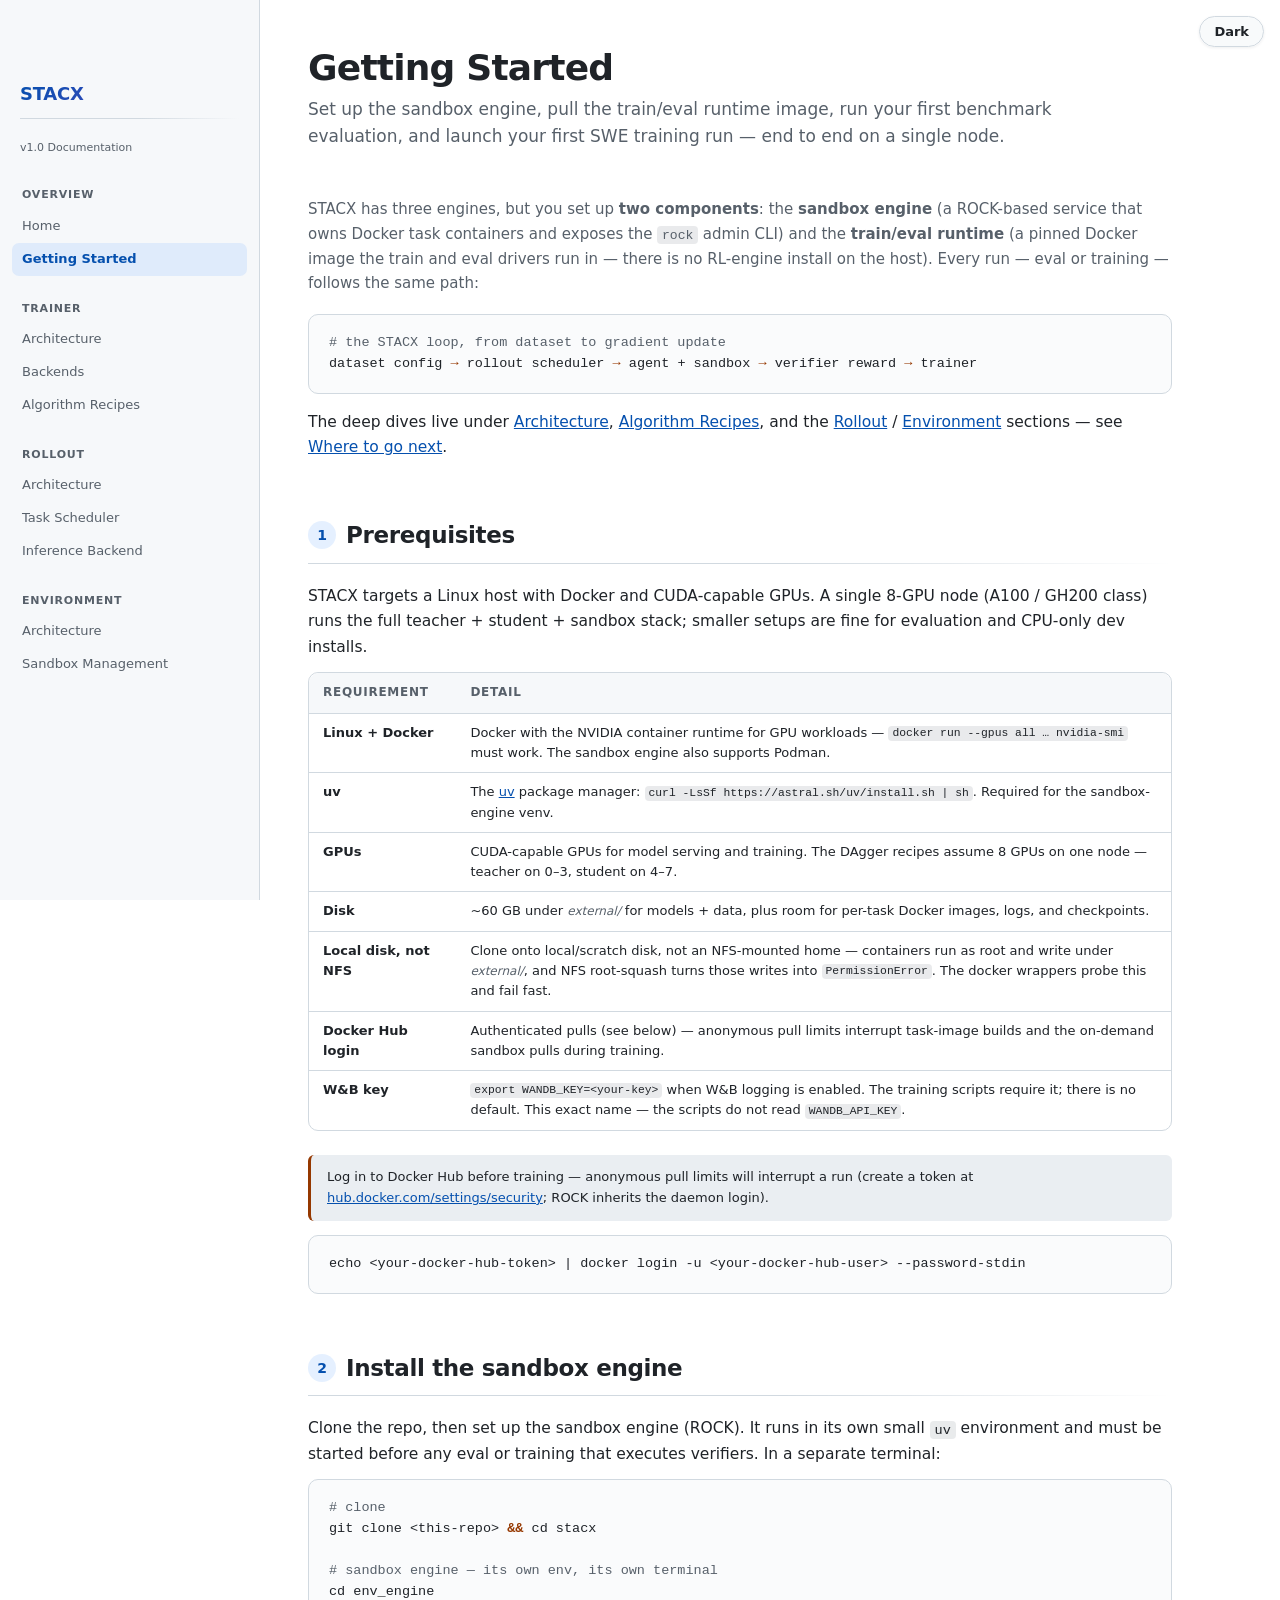
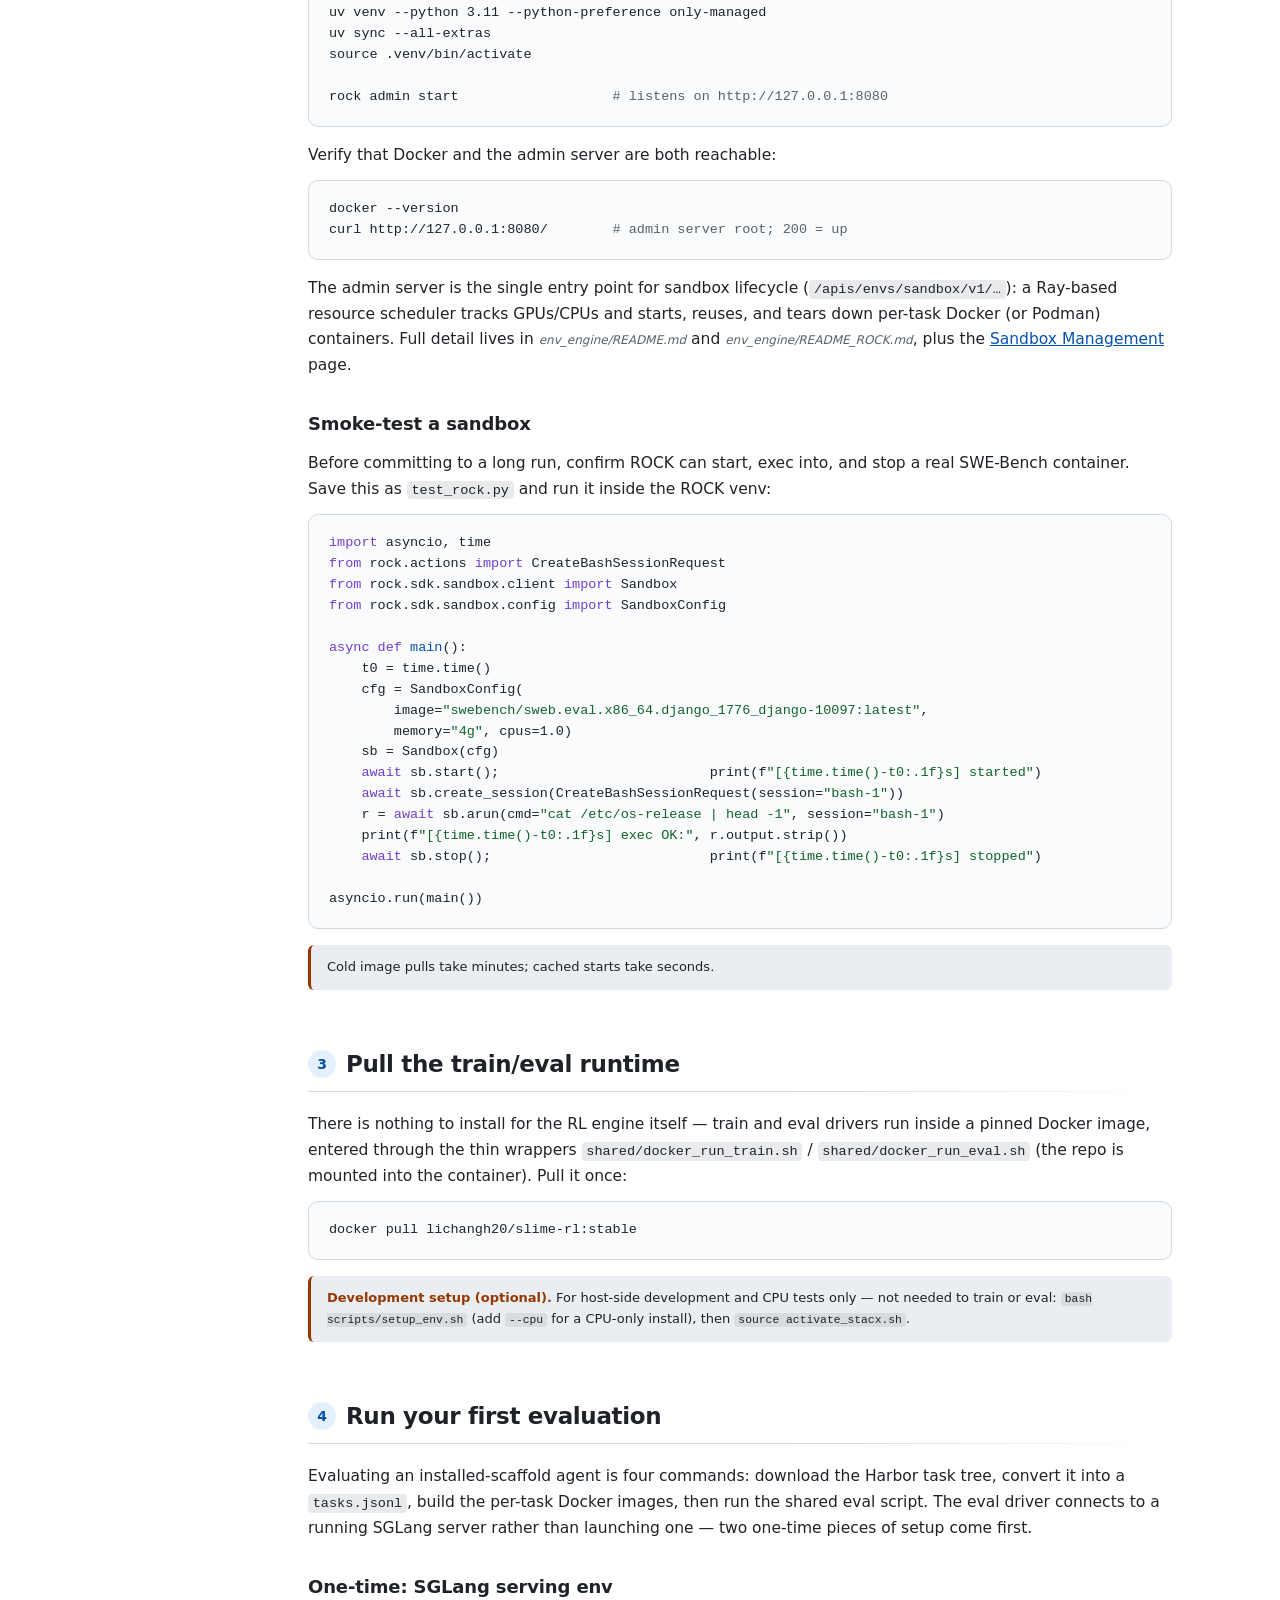
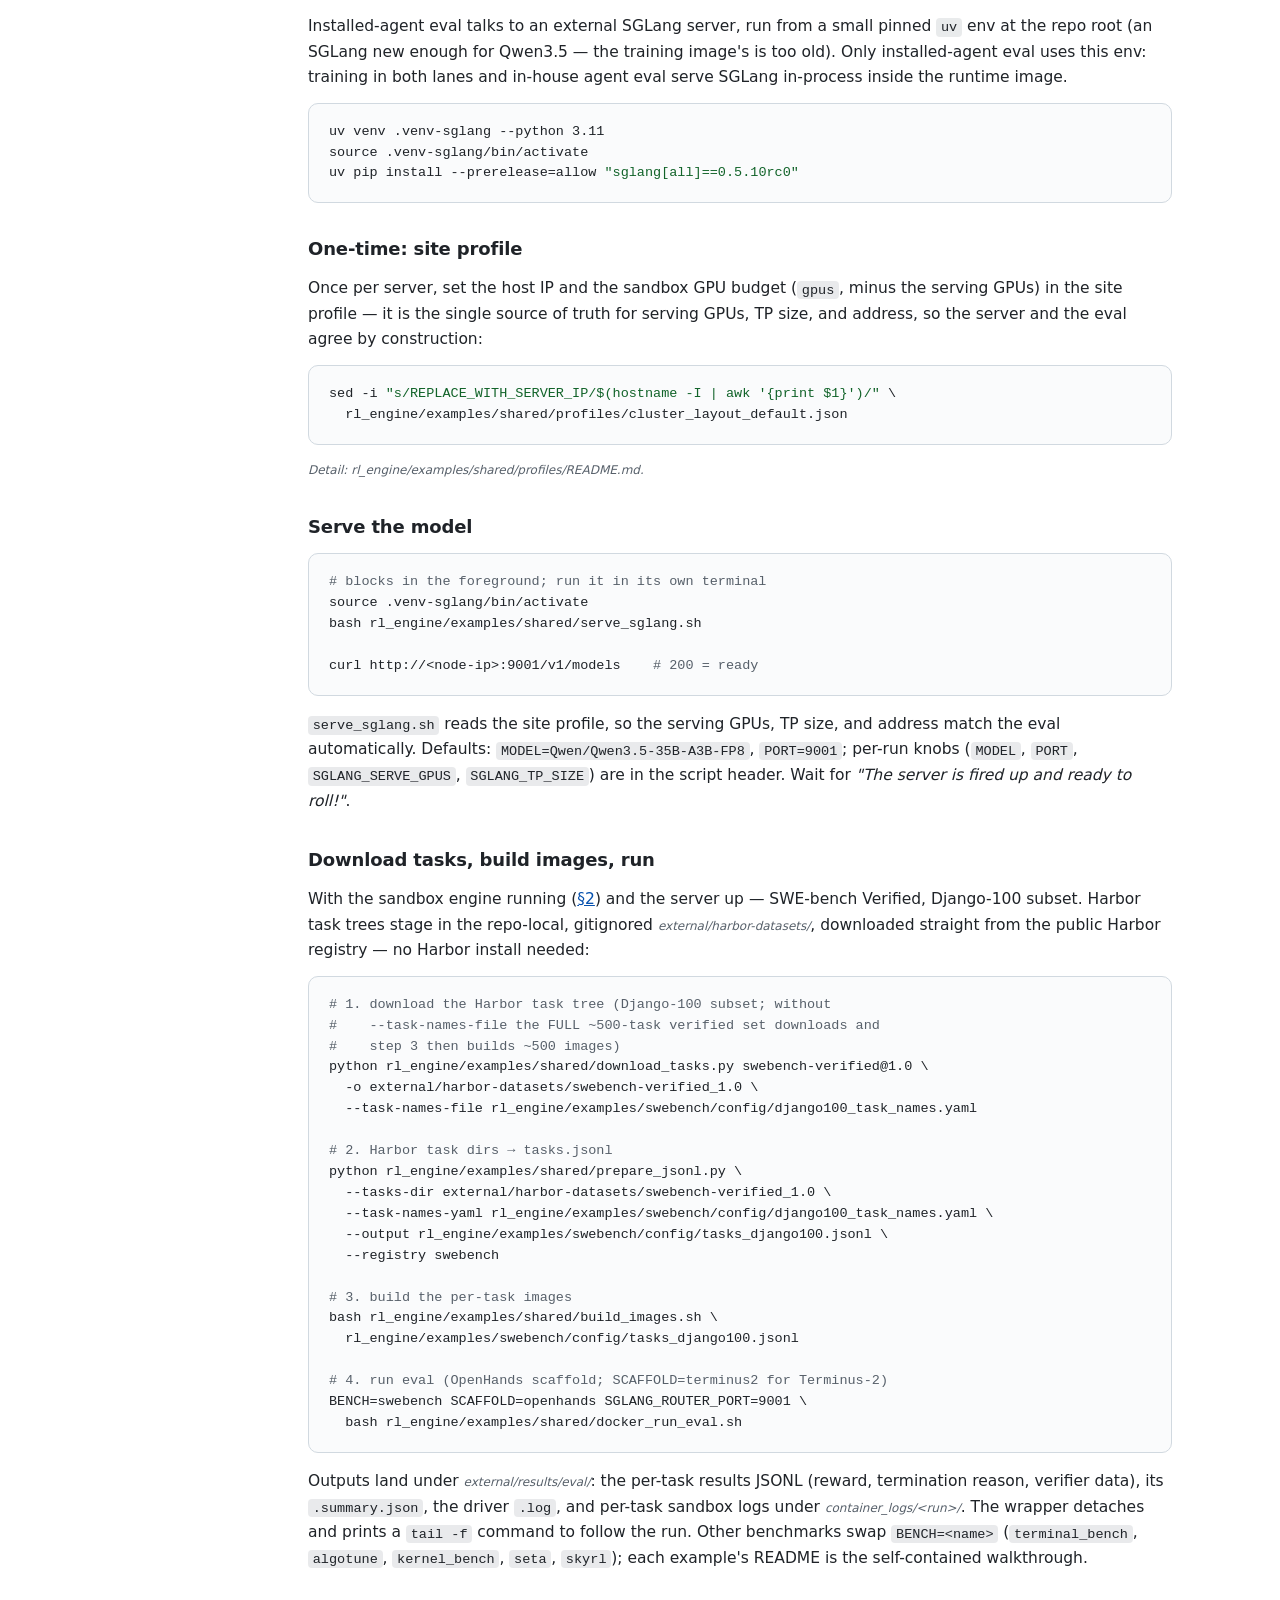
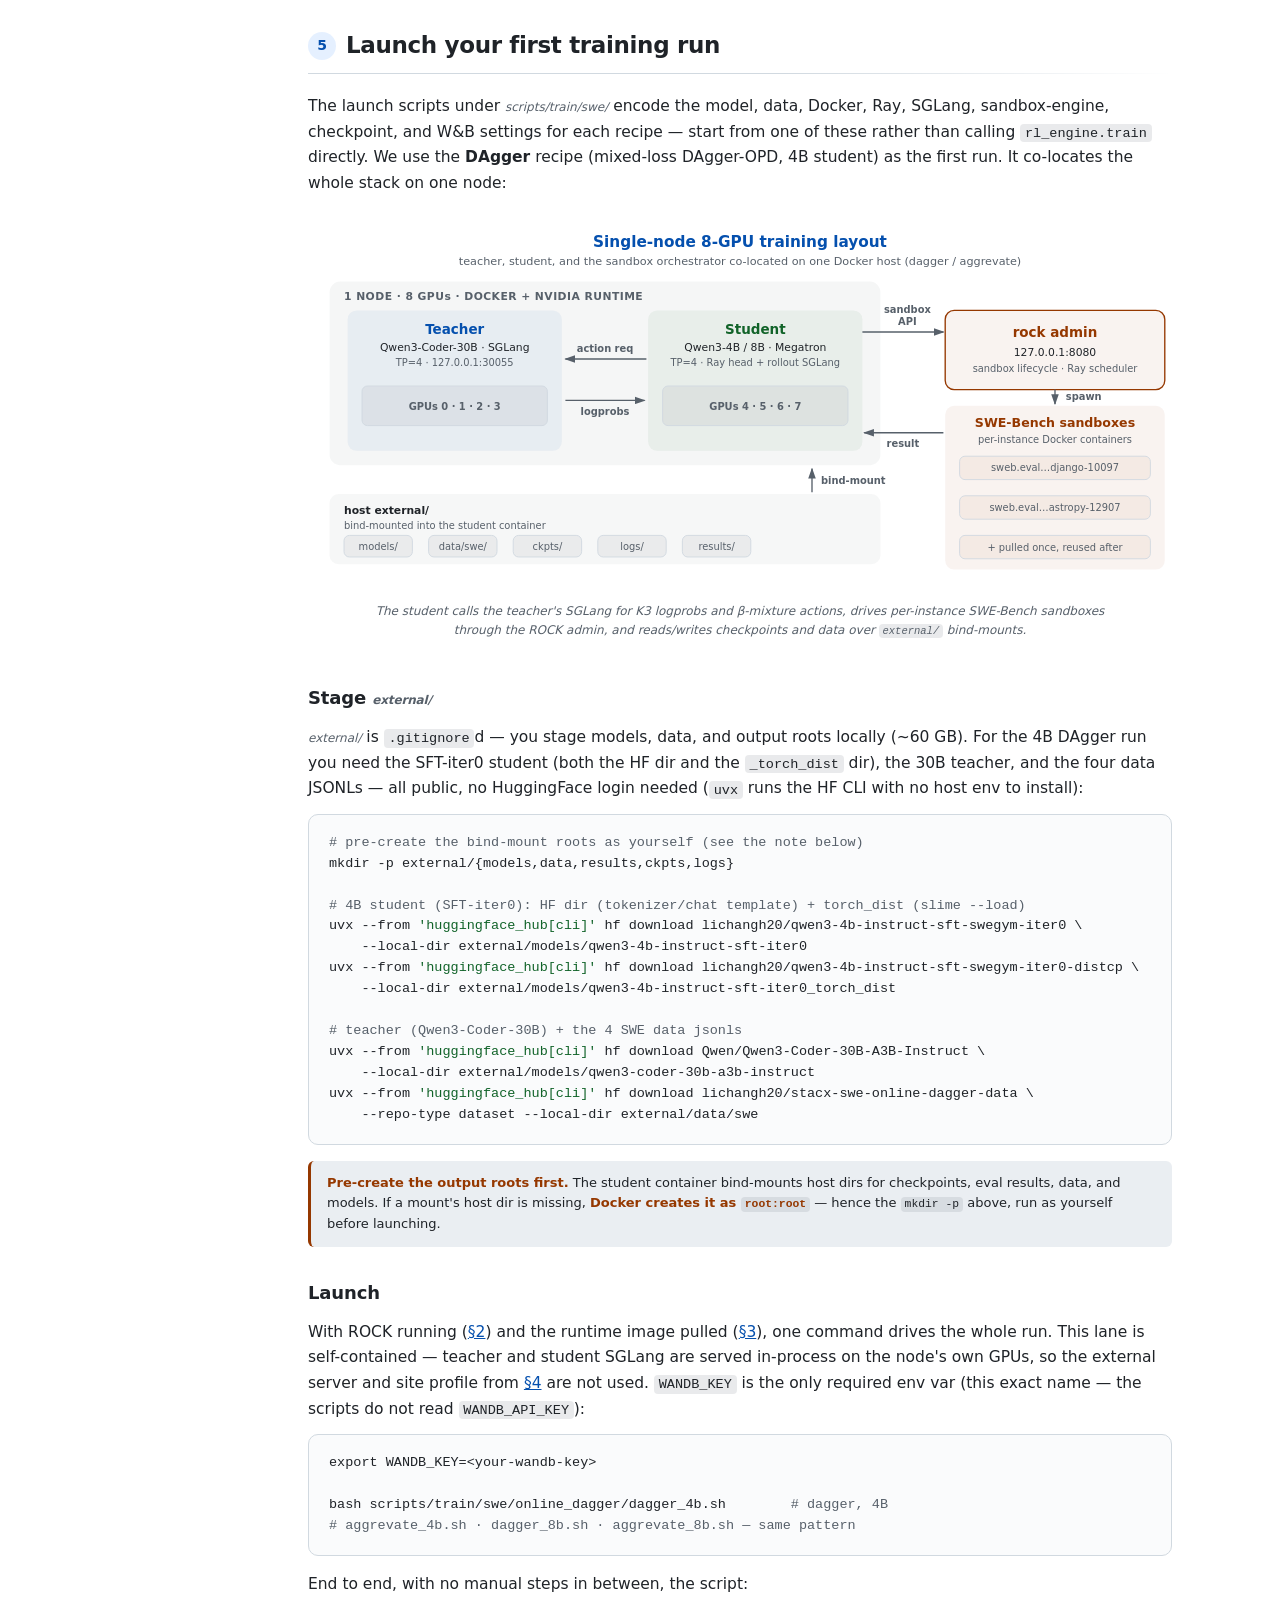
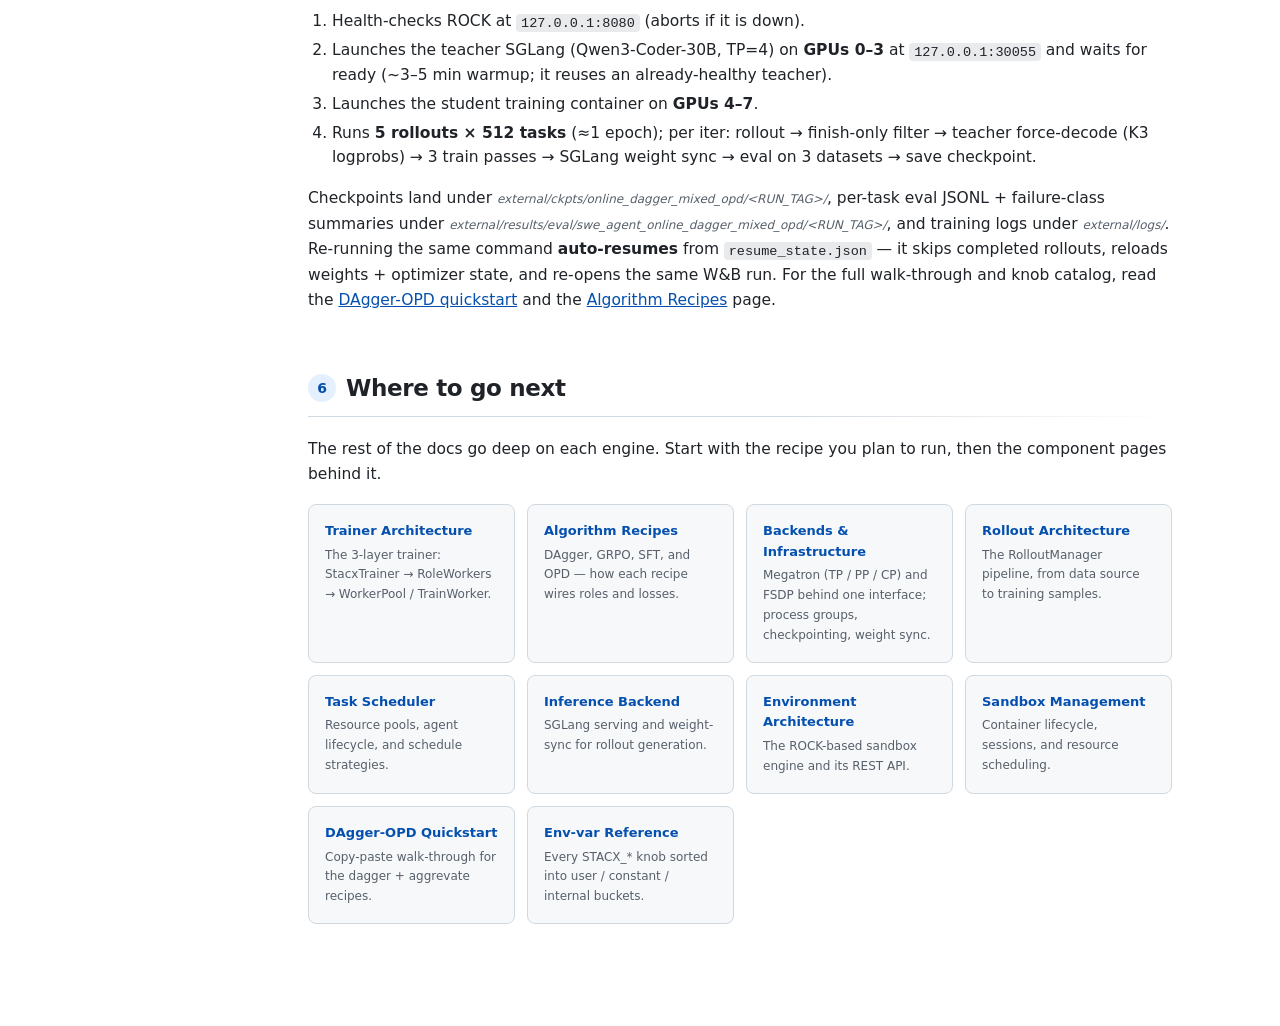
<file: docs/getting-started.html>
<!DOCTYPE html>
<html lang="en">
<head>
  <meta charset="UTF-8">
  <meta name="viewport" content="width=device-width, initial-scale=1.0">
  <title>Getting Started — STACX Documentation</title>
  <style>
/* STACX Documentation — Shared Stylesheet
   Dark theme */

:root {
  --bg: #ffffff;
  --surface: #f6f8fa;
  --surface2: #eaeef2;
  --border: #d1d9e0;
  --text: #1f2328;
  --text-dim: #57606a;
  --accent-blue: #0550ae;
  --accent-green: #116329;
  --accent-orange: #953800;
  --accent-purple: #6e40c9;
  --accent-red: #cf222e;
  --accent-cyan: #0c5a6d;
  --nav-width: 260px;
}

[data-theme="dark"] {
  --bg: #0d1117;
  --surface: #161b22;
  --surface2: #1c2128;
  --border: #30363d;
  --text: #e6edf3;
  --text-dim: #8b949e;
  --accent-blue: #58a6ff;
  --accent-green: #3fb950;
  --accent-orange: #d29922;
  --accent-purple: #bc8cff;
  --accent-red: #f85149;
  --accent-cyan: #56d4dd;
}

* { margin: 0; padding: 0; box-sizing: border-box; }

body {
  background: var(--bg);
  color: var(--text);
  font-family: -apple-system, BlinkMacSystemFont, 'SF Pro Display', 'Segoe UI', system-ui, sans-serif;
  line-height: 1.6;
}

/* ── Navigation Sidebar ────────────────────────────────── */

.nav-sidebar {
  position: fixed;
  top: 0; left: 0;
  width: var(--nav-width);
  height: 100vh;
  background: var(--surface);
  border-right: 1px solid var(--border);
  padding: 24px 0;
  overflow-y: auto;
  z-index: 100;
}

.nav-logo {
  padding: 0 20px;
  margin-bottom: 24px;
}

.nav-logo h2 {
  font-size: 18px;
  font-weight: 700;
  background: linear-gradient(135deg, var(--accent-blue), var(--accent-purple));
  -webkit-background-clip: text;
  -webkit-text-fill-color: transparent;
  background-clip: text;
}

.nav-logo .version {
  font-size: 11px;
  color: var(--text-dim);
  margin-top: 2px;
}

.nav-section {
  padding: 0 12px;
  margin-bottom: 8px;
}

.nav-section-title {
  font-size: 11px;
  font-weight: 600;
  text-transform: uppercase;
  letter-spacing: 0.8px;
  color: var(--text-dim);
  padding: 8px 8px 4px 8px;
}

.nav-link {
  display: block;
  padding: 6px 12px;
  border-radius: 6px;
  color: var(--text-dim);
  text-decoration: none;
  font-size: 13px;
  transition: all 0.15s;
}

.nav-link:hover {
  background: var(--surface2);
  color: var(--text);
}

.nav-link.active {
  background: rgba(56, 139, 253, 0.12);
  color: var(--accent-blue);
  font-weight: 500;
}

.nav-link .placeholder-tag {
  font-size: 9px;
  padding: 1px 5px;
  border-radius: 3px;
  background: rgba(139, 148, 158, 0.15);
  color: var(--text-dim);
  margin-left: 6px;
  vertical-align: middle;
}

/* ── Main Content ──────────────────────────────────────── */

.main-content {
  margin-left: var(--nav-width);
  padding: 48px 48px 80px 48px;
  max-width: 960px;
}

h1 {
  font-size: 32px;
  font-weight: 700;
  margin-bottom: 8px;
  background: linear-gradient(135deg, var(--accent-blue), var(--accent-purple));
  -webkit-background-clip: text;
  -webkit-text-fill-color: transparent;
  background-clip: text;
}

.page-subtitle {
  color: var(--text-dim);
  font-size: 15px;
  margin-bottom: 40px;
}

h2 {
  font-size: 22px;
  font-weight: 600;
  margin: 48px 0 16px 0;
  padding-bottom: 8px;
  border-bottom: 1px solid var(--border);
  display: flex;
  align-items: center;
  gap: 10px;
}

h2 .num {
  display: inline-flex;
  align-items: center;
  justify-content: center;
  width: 28px;
  height: 28px;
  border-radius: 50%;
  background: var(--accent-blue);
  color: var(--bg);
  font-size: 14px;
  font-weight: 700;
  flex-shrink: 0;
}

h3 {
  font-size: 17px;
  font-weight: 600;
  margin: 28px 0 10px 0;
  color: var(--accent-blue);
}

h4 {
  font-size: 14px;
  font-weight: 600;
  margin: 16px 0 6px 0;
  color: var(--accent-green);
}

p { margin-bottom: 12px; font-size: 14px; }

ul, ol {
  margin: 8px 0 16px 24px;
  font-size: 14px;
}

li { margin-bottom: 4px; }

/* ── Cards ─────────────────────────────────────────────── */

.card {
  background: var(--surface);
  border: 1px solid var(--border);
  border-radius: 10px;
  padding: 20px 24px;
  margin-bottom: 16px;
}

.card.blue   { border-left: 3px solid var(--accent-blue); }
.card.green  { border-left: 3px solid var(--accent-green); }
.card.orange { border-left: 3px solid var(--accent-orange); }
.card.purple { border-left: 3px solid var(--accent-purple); }
.card.red    { border-left: 3px solid var(--accent-red); }
.card.cyan   { border-left: 3px solid var(--accent-cyan); }

.card h4 { margin-top: 0; }
.card p:last-child { margin-bottom: 0; }

/* ── Callout Grid ──────────────────────────────────────── */

.callout-grid {
  display: grid;
  grid-template-columns: repeat(auto-fit, minmax(260px, 1fr));
  gap: 16px;
  margin: 16px 0 24px 0;
}

.callout {
  background: var(--surface2);
  border: 1px solid var(--border);
  border-radius: 8px;
  padding: 16px;
}

.callout h4 {
  font-size: 14px;
  font-weight: 600;
  margin: 0 0 4px 0;
}

.callout p {
  font-size: 13px;
  color: var(--text-dim);
  margin: 0;
}

/* ── Code ──────────────────────────────────────────────── */

code {
  font-family: 'SF Mono', 'Fira Code', 'Consolas', monospace;
  font-size: 12px;
  background: rgba(110, 118, 129, 0.15);
  padding: 2px 6px;
  border-radius: 4px;
}

pre {
  background: var(--surface2);
  border: 1px solid var(--border);
  border-radius: 8px;
  padding: 16px 20px;
  overflow-x: auto;
  font-family: 'SF Mono', 'Fira Code', 'Consolas', monospace;
  font-size: 12px;
  line-height: 1.6;
  margin: 10px 0 16px 0;
  color: var(--text);
}

pre code {
  background: none;
  padding: 0;
  font-size: inherit;
}

.code-ref {
  font-family: 'SF Mono', 'Fira Code', monospace;
  font-size: 12px;
  color: var(--accent-orange);
  background: rgba(210, 153, 34, 0.1);
  padding: 2px 6px;
  border-radius: 4px;
}

.file-ref {
  color: var(--text-dim);
  font-size: 12px;
  font-style: italic;
}

/* syntax coloring in pre blocks */
.kw { color: var(--accent-purple); }
.fn { color: var(--accent-blue); }
.cm { color: var(--text-dim); }
.st { color: var(--accent-green); }
.ar { color: var(--accent-orange); font-weight: 600; }

/* ── Tables ────────────────────────────────────────────── */

table {
  width: 100%;
  border-collapse: collapse;
  margin: 12px 0 24px 0;
  font-size: 13px;
}

th {
  text-align: left;
  padding: 10px 12px;
  border-bottom: 2px solid var(--border);
  color: var(--accent-blue);
  font-weight: 600;
}

td {
  padding: 8px 12px;
  border-bottom: 1px solid var(--border);
}

tr:hover td {
  background: rgba(56, 139, 253, 0.04);
}

/* ── Flow Diagrams ─────────────────────────────────────── */

.diagram {
  background: var(--surface);
  border: 1px solid var(--border);
  border-radius: 10px;
  padding: 24px;
  margin: 16px 0;
  overflow-x: auto;
}

.diagram pre {
  background: none;
  border: none;
  padding: 0;
  margin: 0;
  color: var(--text-dim);
}

/* ── Tags / Badges ─────────────────────────────────────── */

.tag {
  display: inline-block;
  padding: 2px 8px;
  border-radius: 4px;
  font-size: 11px;
  font-weight: 600;
}

.tag-blue   { background: rgba(56, 139, 253, 0.15); color: var(--accent-blue); }
.tag-green  { background: rgba(63, 185, 80, 0.15); color: var(--accent-green); }
.tag-orange { background: rgba(210, 153, 34, 0.15); color: var(--accent-orange); }
.tag-purple { background: rgba(188, 140, 255, 0.15); color: var(--accent-purple); }
.tag-red    { background: rgba(248, 81, 73, 0.15); color: var(--accent-red); }

/* ── Placeholder Banner ────────────────────────────────── */

.placeholder-banner {
  background: var(--surface2);
  border: 1px dashed var(--border);
  border-radius: 10px;
  padding: 48px 32px;
  text-align: center;
  margin: 32px 0;
}

.placeholder-banner h3 {
  color: var(--text-dim);
  margin-bottom: 8px;
}

.placeholder-banner p {
  color: var(--text-dim);
  font-size: 14px;
}

/* ── Comparison Grid ───────────────────────────────────── */

.comparison-grid {
  display: grid;
  grid-template-columns: 1fr 1fr;
  gap: 24px;
  margin: 16px 0;
}

.comparison-col {
  background: var(--surface);
  border: 1px solid var(--border);
  border-radius: 12px;
  padding: 24px;
  overflow-x: auto;
}

.comparison-col h3 {
  font-size: 16px;
  text-align: center;
  margin-top: 0;
}

/* ── Feature Grid ──────────────────────────────────────── */

.feature-grid {
  display: grid;
  grid-template-columns: repeat(auto-fit, minmax(200px, 1fr));
  gap: 12px;
  margin: 16px 0 24px 0;
}

.feature-item {
  background: var(--surface);
  border: 1px solid var(--border);
  border-radius: 8px;
  padding: 16px;
}

.feature-item h4 {
  margin: 0 0 4px 0;
  font-size: 13px;
}

.feature-item p {
  font-size: 12px;
  color: var(--text-dim);
  margin: 0;
}

/* ── Responsive ────────────────────────────────────────── */

@media (max-width: 900px) {
  .nav-sidebar { display: none; }
  .main-content { margin-left: 0; padding: 24px; }
  .comparison-grid { grid-template-columns: 1fr; }
}

    .dir-tree { background: var(--surface); border: 1px solid var(--border); border-radius: 10px; padding: 20px 24px; margin: 16px 0; font-family: 'SF Mono','Fira Code',monospace; font-size: 13px; }
    .dir-children { margin-left: 20px; padding-left: 12px; border-left: 1px solid var(--border); }
    .dir-entry { padding: 2px 0; }
    .dir-name { color: var(--accent-blue); font-weight: 500; }
    .file-name { color: var(--accent-green); }
    .dir-desc { color: var(--text-dim); font-size: 12px; margin-left: 8px; }

.theme-toggle {
  position: fixed;
  top: 16px;
  right: 16px;
  z-index: 200;
  background: var(--surface);
  border: 1px solid var(--border);
  border-radius: 8px;
  padding: 6px 12px;
  color: var(--text);
  font-size: 13px;
  cursor: pointer;
  transition: all 0.2s;
  font-family: inherit;
}
.theme-toggle:hover {
  background: var(--surface2);
  border-color: var(--accent-blue);
}

/* page-local: getting-started */
.lead { font-size: 15px; color: var(--text-dim); margin-bottom: 18px; }
a.card-link { text-decoration: none; color: inherit; display: block; transition: border-color 0.15s, background 0.15s; }
a.card-link:hover { border-color: var(--accent-blue); background: var(--surface2); }
a.card-link h4 { color: var(--accent-blue); }
.fig-cap { text-align: center; font-size: 12px; color: var(--text-dim); font-style: italic; margin: 14px auto 0; max-width: 760px; }
.note { border-left: 3px solid var(--accent-orange); background: var(--surface2); border-radius: 6px; padding: 12px 16px; margin: 14px 0; font-size: 13px; }
.note strong { color: var(--accent-orange); }
  /* shared: readable content links in both themes */
.main-content a, .main-content a code { color: var(--accent-blue); }
.main-content a:hover { color: var(--accent-cyan); }

/* ── Refinement layer: typography, response, materials ── */

html { scroll-behavior: smooth; scroll-padding-top: 24px; }

body {
  -webkit-font-smoothing: antialiased;
  text-rendering: optimizeLegibility;
  font-optical-sizing: auto;
}

::selection { background: rgba(56, 139, 253, 0.22); }

/* Type — size-specific tracking and leading */
h1 {
  background: none;
  -webkit-text-fill-color: var(--text);
  color: var(--text);
  letter-spacing: -0.022em;
  line-height: 1.15;
  text-wrap: balance;
}
h2 { letter-spacing: -0.015em; text-wrap: balance; }
h3 { letter-spacing: -0.008em; }
p { font-size: 14.5px; line-height: 1.65; }
ul, ol { font-size: 14.5px; }
li { line-height: 1.6; }
.page-subtitle { font-size: 16px; text-wrap: pretty; }

/* Quieter chrome — tint instead of fill, neutral table headers */
h2 .num {
  background: rgba(56, 139, 253, 0.13);
  color: var(--accent-blue);
  font-weight: 650;
}
th {
  color: var(--text-dim);
  font-size: 12px;
  text-transform: uppercase;
  letter-spacing: 0.06em;
}
table { font-variant-numeric: tabular-nums; }

/* Gentle depth on resting surfaces */
.card, .diagram, .comparison-col { box-shadow: 0 1px 2px rgba(16, 24, 40, 0.04); }

/* Response — feedback on press, not just hover */
.nav-link, .theme-toggle, .hero-card, .view-toggle-btn {
  transition: background 0.15s ease-out, color 0.15s ease-out,
              border-color 0.15s ease-out, transform 0.15s ease-out;
}
.nav-link:active, .view-toggle-btn:active { transform: scale(0.98); transition-duration: 0.05s; }
.theme-toggle:active { transform: scale(0.96); transition-duration: 0.05s; }
.hero-card:active { transform: translateY(0) scale(0.99); transition-duration: 0.05s; }
.main-content a:active { opacity: 0.65; }

:focus-visible { outline: 2px solid var(--accent-blue); outline-offset: 2px; border-radius: 4px; }

.nav-sidebar { scrollbar-width: thin; }

/* Floating chrome reads as material — content scrolls beneath it */
.theme-toggle {
  background: color-mix(in srgb, var(--surface) 72%, transparent);
  backdrop-filter: blur(12px) saturate(180%);
  -webkit-backdrop-filter: blur(12px) saturate(180%);
  box-shadow: 0 1px 3px rgba(16, 24, 40, 0.07);
}

@media (prefers-reduced-motion: reduce) {
  html { scroll-behavior: auto; }
  *, *::before, *::after { transition-duration: 0.01ms !important; animation: none !important; }
}
@media (prefers-reduced-transparency: reduce) {
  .theme-toggle {
    background: var(--surface);
    backdrop-filter: none;
    -webkit-backdrop-filter: none;
  }
}

/* ── Refinement layer v2: beauty pass ── */

/* Sidebar — calmer rhythm, tactile links */
.nav-sidebar { padding: 20px 0 28px; }
.nav-sidebar::-webkit-scrollbar { width: 8px; }
.nav-sidebar::-webkit-scrollbar-thumb { background: var(--border); border-radius: 4px; }
.nav-logo { padding: 4px 20px 0; margin-bottom: 20px; }
.nav-section { margin-bottom: 14px; }
.nav-section-title { padding: 10px 10px 6px; }
.nav-link { padding: 6px 10px; border-radius: 7px; }
.nav-link.active { font-weight: 600; }

/* Section rules — the divider fades out instead of cutting across */
h2 { border-bottom: none; padding-bottom: 10px; position: relative; margin-top: 52px; }
h2::after {
  content: ""; position: absolute; left: 0; right: 0; bottom: 0; height: 1px;
  background: linear-gradient(90deg, var(--border) 55%, transparent);
}

/* Surfaces — rounder, softer */
.card, .diagram, .comparison-col { border-radius: 12px; }
pre, .callout { border-radius: 10px; }

/* Tables — enclosed, rounded, quiet */
table {
  border-collapse: separate; border-spacing: 0;
  border: 1px solid var(--border); border-radius: 10px; overflow: hidden;
}
th { background: var(--surface); border-bottom: 1px solid var(--border); padding: 10px 14px; }
td { padding: 9px 14px; }
tr:last-child td { border-bottom: none; }
th:first-child { border-top-left-radius: 9px; }
th:last-child { border-top-right-radius: 9px; }
tr:last-child td:first-child { border-bottom-left-radius: 9px; }
tr:last-child td:last-child { border-bottom-right-radius: 9px; }

/* Floating toggle as a pill */
.theme-toggle { border-radius: 999px; padding: 7px 14px; font-weight: 600; }

/* Landing hero — faint atmospheric wash, icon chips, deeper card lift */
.hero { position: relative; }
.hero::before {
  content: ""; position: absolute; inset: -48px -80px 0; z-index: -1; pointer-events: none;
  background:
    radial-gradient(55% 45% at 50% 0%, rgba(56, 139, 253, 0.07), transparent 70%),
    radial-gradient(35% 35% at 82% 12%, rgba(188, 140, 255, 0.05), transparent 70%);
}
.hero h1 { font-size: 54px; letter-spacing: -0.03em; }
.hero .tagline { font-size: 19px; text-wrap: pretty; }
.hero-card {
  border-radius: 14px; padding: 26px 24px;
  box-shadow: 0 1px 2px rgba(16, 24, 40, 0.04);
}
.hero-card:hover {
  transform: translateY(-3px);
  box-shadow: 0 10px 28px rgba(16, 24, 40, 0.08);
}
.hero-card .icon {
  width: 46px; height: 46px; display: inline-grid; place-items: center;
  background: var(--surface2); border-radius: 12px;
  font-size: 22px; margin-bottom: 14px;
}

/* ── Refinement v3: professional pass (external design review) ── */

html { color-scheme: light; }
[data-theme="dark"] { color-scheme: dark; }

/* Type scale — larger, less compressed */
body { font-size: 15.5px; }
p, ul, ol { font-size: inherit; }
h1 { font-size: 36px; line-height: 1.12; }
h2 { font-size: 23px; margin: 56px 0 20px; }
h3 { font-size: 18px; margin: 32px 0 12px; }
h4 { font-size: 15px; }
.page-subtitle { font-size: 17px; line-height: 1.55; max-width: 70ch; margin-bottom: 48px; }

/* One accent — headings are neutral ink */
h3, h4 { color: var(--text); }

/* Code — relative inline sizing, comfortable blocks */
code { font-size: 0.875em; padding: 0.12em 0.35em; border-radius: 4px; }
pre { font-size: 13.5px; line-height: 1.55; padding: 18px 20px; tab-size: 2; }
pre code { font-size: inherit; padding: 0; }

/* Tables scroll instead of squeezing */
.table-scroll { overflow-x: auto; margin: 12px 0 24px; border: 1px solid var(--border); border-radius: 10px; }
.table-scroll table { min-width: 640px; margin: 0; border: 0; }
td { vertical-align: top; line-height: 1.55; }

/* Diagrams — legible labels, editorial captions */
.diagram svg, .arch-diagram svg { display: block; width: 100%; height: auto; }
.diagram svg text[font-size="9"], .diagram svg text[font-size="10"],
.arch-diagram svg text[font-size="9"], .arch-diagram svg text[font-size="10"] { font-size: 11px; }
.fig-caption { font-style: normal; text-align: left; font-size: 12.5px; margin: 10px 0 12px; max-width: none; }

/* Landing hero actions + icon chips */
.hero-actions { display: flex; justify-content: center; gap: 10px; margin: 26px 0 8px; }
.main-content a.button-primary, .main-content a.button-secondary {
  display: inline-flex; align-items: center; gap: 7px;
  padding: 9px 16px; border-radius: 8px; font-size: 14px; font-weight: 600; text-decoration: none;
  transition: background 0.15s ease-out, border-color 0.15s ease-out,
              filter 0.15s ease-out, transform 0.15s ease-out;
}
.main-content a.button-primary { background: var(--accent-blue); color: #fff; }
.main-content a.button-primary:hover { filter: brightness(1.1); color: #fff; }
.main-content a.button-secondary { border: 1px solid var(--border); background: var(--surface); color: var(--text); }
.main-content a.button-secondary:hover { border-color: var(--accent-blue); color: var(--text); }
.main-content a.button-primary:active, .main-content a.button-secondary:active { transform: scale(0.97); }
.hero-card .icon svg { width: 22px; height: 22px; color: var(--accent-blue); }

/* Mobile navigation — header + slide-in sidebar */
.mobile-header { display: none; }
@media (max-width: 900px) {
  .mobile-header {
    display: flex; position: sticky; top: 0; z-index: 220; height: 52px;
    align-items: center; justify-content: space-between; padding: 0 16px;
    background: var(--bg);
    background: color-mix(in srgb, var(--bg) 88%, transparent);
    backdrop-filter: blur(12px); -webkit-backdrop-filter: blur(12px);
    border-bottom: 1px solid var(--border);
  }
  .mobile-header .mh-brand { font-weight: 700; font-size: 16px; color: var(--text); text-decoration: none; }
  .nav-toggle {
    background: var(--surface); border: 1px solid var(--border); border-radius: 8px;
    padding: 6px 14px; font: inherit; font-size: 13.5px; font-weight: 600;
    color: var(--text); cursor: pointer;
  }
  .nav-sidebar {
    display: block; z-index: 240; transform: translateX(-100%);
    transition: transform 200ms cubic-bezier(0.23, 1, 0.32, 1);
    box-shadow: 0 12px 40px rgba(0, 0, 0, 0.18);
  }
  .nav-sidebar[data-open="true"] { transform: none; }
  .mobile-header ~ .theme-toggle { top: 62px; }
}
@media (prefers-reduced-motion: reduce) {
  .nav-sidebar { transition: none; }
}

/* ── Coding font + chromeless figures ── */
code, pre, .code-ref {
  font-family: ui-monospace, "SF Mono", Menlo, "JetBrains Mono", "Fira Code", Consolas, monospace;
}
.diagram, .arch-diagram { background: none; border: none; box-shadow: none; padding: 12px 0; }

/* ── Lighter surfaces for code blocks and callouts ── */
pre, .callout {
  background: var(--surface);
  background: color-mix(in srgb, var(--surface) 55%, var(--bg));
}
</style>
<script>try{if(localStorage.getItem('stacx-theme')==='dark')document.documentElement.setAttribute('data-theme','dark');}catch(e){}</script>
</head>
<body>
<header class="mobile-header"><a class="mh-brand" href="index.html">STACX</a><button class="nav-toggle" type="button" aria-controls="docsNav" aria-expanded="false">Menu</button></header>
  <div class="layout">
    <nav class="nav-sidebar" id="docsNav">
      <div class="nav-logo">
        <h2>STACX</h2>
        <div class="version">v1.0 Documentation</div>
      </div>
      <div class="nav-section">
        <div class="nav-section-title">Overview</div>
        <a href="index.html" class="nav-link">Home</a>
        <a href="getting-started.html" class="nav-link active">Getting Started</a>
      </div>
      <div class="nav-section">
        <div class="nav-section-title">Trainer</div>
        <a href="architecture.html" class="nav-link">Architecture</a>
        <a href="backends.html" class="nav-link">Backends</a>
        <a href="recipes.html" class="nav-link">Algorithm Recipes</a>
      </div>
      <div class="nav-section">
        <div class="nav-section-title">Rollout</div>
        <a href="rollout.html" class="nav-link">Architecture</a>
        <a href="rollout-scheduler.html" class="nav-link">Task Scheduler</a>
        <a href="rollout-inference.html" class="nav-link">Inference Backend</a>
      </div>
      <div class="nav-section">
        <div class="nav-section-title">Environment</div>
        <a href="environment.html" class="nav-link">Architecture</a>
        <a href="env-sandbox.html" class="nav-link">Sandbox Management</a>
      </div>

    </nav>

    <div class="main-content">
      <div class="page-header">
        <h1>Getting Started</h1>
        <p class="page-subtitle">Set up the sandbox engine, pull the train/eval runtime image, run your first benchmark evaluation, and launch your first SWE training run — end to end on a single node.</p>
      </div>

      <p class="lead">STACX has three engines, but you set up <strong>two components</strong>: the <strong>sandbox engine</strong> (a ROCK-based service that owns Docker task containers and exposes the <code>rock</code> admin CLI) and the <strong>train/eval runtime</strong> (a pinned Docker image the train and eval drivers run in — there is no RL-engine install on the host). Every run — eval or training — follows the same path:</p>

      <pre><code><span class="cm"># the STACX loop, from dataset to gradient update</span>
dataset config <span class="ar">→</span> rollout scheduler <span class="ar">→</span> agent + sandbox <span class="ar">→</span> verifier reward <span class="ar">→</span> trainer</code></pre>

      <p>The deep dives live under <a href="architecture.html">Architecture</a>, <a href="recipes.html">Algorithm Recipes</a>, and the <a href="rollout.html">Rollout</a> / <a href="environment.html">Environment</a> sections — see <a href="#next">Where to go next</a>.</p>

      <!-- Section 1: Prerequisites -->
      <section class="content-section" id="prereqs">
        <h2><span class="num">1</span> Prerequisites</h2>
        <p>STACX targets a Linux host with Docker and CUDA-capable GPUs. A single 8-GPU node (A100 / GH200 class) runs the full teacher + student + sandbox stack; smaller setups are fine for evaluation and CPU-only dev installs.</p>

        <div class="table-scroll"><table>
          <thead>
            <tr><th>Requirement</th><th>Detail</th></tr>
          </thead>
          <tbody>
            <tr>
              <td><strong>Linux + Docker</strong></td>
              <td>Docker with the NVIDIA container runtime for GPU workloads — <code>docker run --gpus all … nvidia-smi</code> must work. The sandbox engine also supports Podman.</td>
            </tr>
            <tr>
              <td><strong>uv</strong></td>
              <td>The <a href="https://docs.astral.sh/uv/">uv</a> package manager: <code>curl -LsSf https://astral.sh/uv/install.sh | sh</code>. Required for the sandbox-engine venv.</td>
            </tr>
            <tr>
              <td><strong>GPUs</strong></td>
              <td>CUDA-capable GPUs for model serving and training. The DAgger recipes assume 8 GPUs on one node — teacher on 0–3, student on 4–7.</td>
            </tr>
            <tr>
              <td><strong>Disk</strong></td>
              <td>~60 GB under <span class="file-ref">external/</span> for models + data, plus room for per-task Docker images, logs, and checkpoints.</td>
            </tr>
            <tr>
              <td><strong>Local disk, not NFS</strong></td>
              <td>Clone onto local/scratch disk, not an NFS-mounted home — containers run as root and write under <span class="file-ref">external/</span>, and NFS root-squash turns those writes into <code>PermissionError</code>. The docker wrappers probe this and fail fast.</td>
            </tr>
            <tr>
              <td><strong>Docker Hub login</strong></td>
              <td>Authenticated pulls (see below) — anonymous pull limits interrupt task-image builds and the on-demand sandbox pulls during training.</td>
            </tr>
            <tr>
              <td><strong>W&amp;B key</strong></td>
              <td><code>export WANDB_KEY=&lt;your-key&gt;</code> when W&amp;B logging is enabled. The training scripts require it; there is no default. This exact name — the scripts do not read <code>WANDB_API_KEY</code>.</td>
            </tr>
          </tbody>
        </table></div>

        <div class="note">
          Log in to Docker Hub before training — anonymous pull limits will interrupt a run (create a token at <a href="https://hub.docker.com/settings/security">hub.docker.com/settings/security</a>; ROCK inherits the daemon login).
        </div>
<pre><code>echo &lt;your-docker-hub-token&gt; | docker login -u &lt;your-docker-hub-user&gt; --password-stdin</code></pre>
      </section>

      <!-- Section 2: Sandbox engine -->
      <section class="content-section" id="install-sandbox">
        <h2><span class="num">2</span> Install the sandbox engine</h2>
        <p>Clone the repo, then set up the sandbox engine (ROCK). It runs in its own small <code>uv</code> environment and must be started before any eval or training that executes verifiers. In a separate terminal:</p>
<pre><code><span class="cm"># clone</span>
git clone &lt;this-repo&gt; <span class="ar">&amp;&amp;</span> cd stacx

<span class="cm"># sandbox engine — its own env, its own terminal</span>
cd env_engine
uv venv --python 3.11 --python-preference only-managed
uv sync --all-extras
source .venv/bin/activate

rock admin start                   <span class="cm"># listens on http://127.0.0.1:8080</span></code></pre>
        <p>Verify that Docker and the admin server are both reachable:</p>
<pre><code>docker --version
curl http://127.0.0.1:8080/        <span class="cm"># admin server root; 200 = up</span></code></pre>
        <p>The admin server is the single entry point for sandbox lifecycle (<code>/apis/envs/sandbox/v1/…</code>): a Ray-based resource scheduler tracks GPUs/CPUs and starts, reuses, and tears down per-task Docker (or Podman) containers. Full detail lives in <span class="file-ref">env_engine/README.md</span> and <span class="file-ref">env_engine/README_ROCK.md</span>, plus the <a href="env-sandbox.html">Sandbox Management</a> page.</p>

        <h3>Smoke-test a sandbox</h3>
        <p>Before committing to a long run, confirm ROCK can start, exec into, and stop a real SWE-Bench container. Save this as <code>test_rock.py</code> and run it inside the ROCK venv:</p>
<pre><code><span class="kw">import</span> asyncio, time
<span class="kw">from</span> rock.actions <span class="kw">import</span> CreateBashSessionRequest
<span class="kw">from</span> rock.sdk.sandbox.client <span class="kw">import</span> Sandbox
<span class="kw">from</span> rock.sdk.sandbox.config <span class="kw">import</span> SandboxConfig

<span class="kw">async def</span> <span class="fn">main</span>():
    t0 = time.time()
    cfg = SandboxConfig(
        image=<span class="st">"swebench/sweb.eval.x86_64.django_1776_django-10097:latest"</span>,
        memory=<span class="st">"4g"</span>, cpus=1.0)
    sb = Sandbox(cfg)
    <span class="kw">await</span> sb.start();                          print(f<span class="st">"[{time.time()-t0:.1f}s] started"</span>)
    <span class="kw">await</span> sb.create_session(CreateBashSessionRequest(session=<span class="st">"bash-1"</span>))
    r = <span class="kw">await</span> sb.arun(cmd=<span class="st">"cat /etc/os-release | head -1"</span>, session=<span class="st">"bash-1"</span>)
    print(f<span class="st">"[{time.time()-t0:.1f}s] exec OK:"</span>, r.output.strip())
    <span class="kw">await</span> sb.stop();                           print(f<span class="st">"[{time.time()-t0:.1f}s] stopped"</span>)

asyncio.run(main())</code></pre>
        <div class="note">
          Cold image pulls take minutes; cached starts take seconds.
        </div>
      </section>

      <!-- Section 3: Train/eval runtime -->
      <section class="content-section" id="install-runtime">
        <h2><span class="num">3</span> Pull the train/eval runtime</h2>
        <p>There is nothing to install for the RL engine itself — train and eval drivers run inside a pinned Docker image, entered through the thin wrappers <code>shared/docker_run_train.sh</code> / <code>shared/docker_run_eval.sh</code> (the repo is mounted into the container). Pull it once:</p>
<pre><code>docker pull lichangh20/slime-rl:stable</code></pre>
        <div class="note">
          <strong>Development setup (optional).</strong> For host-side development and CPU tests only — not needed to train or eval: <code>bash scripts/setup_env.sh</code> (add <code>--cpu</code> for a CPU-only install), then <code>source activate_stacx.sh</code>.
        </div>
      </section>

      <!-- Section 4: First eval -->
      <section class="content-section" id="first-eval">
        <h2><span class="num">4</span> Run your first evaluation</h2>
        <p>Evaluating an installed-scaffold agent is four commands: download the Harbor task tree, convert it into a <code>tasks.jsonl</code>, build the per-task Docker images, then run the shared eval script. The eval driver connects to a running SGLang server rather than launching one — two one-time pieces of setup come first.</p>

        <h3>One-time: SGLang serving env</h3>
        <p>Installed-agent eval talks to an external SGLang server, run from a small pinned <code>uv</code> env at the repo root (an SGLang new enough for Qwen3.5 — the training image's is too old). Only installed-agent eval uses this env: training in both lanes and in-house agent eval serve SGLang in-process inside the runtime image.</p>
<pre><code>uv venv .venv-sglang --python 3.11
source .venv-sglang/bin/activate
uv pip install --prerelease=allow <span class="st">"sglang[all]==0.5.10rc0"</span></code></pre>

        <h3>One-time: site profile</h3>
        <p>Once per server, set the host IP and the sandbox GPU budget (<code>gpus</code>, minus the serving GPUs) in the site profile — it is the single source of truth for serving GPUs, TP size, and address, so the server and the eval agree by construction:</p>
<pre><code>sed -i <span class="st">"s/REPLACE_WITH_SERVER_IP/$(hostname -I | awk '{print $1}')/"</span> \
  rl_engine/examples/shared/profiles/cluster_layout_default.json</code></pre>
        <p class="file-ref">Detail: rl_engine/examples/shared/profiles/README.md.</p>

        <h3>Serve the model</h3>
<pre><code><span class="cm"># blocks in the foreground; run it in its own terminal</span>
source .venv-sglang/bin/activate
bash rl_engine/examples/shared/serve_sglang.sh

curl http://&lt;node-ip&gt;:9001/v1/models    <span class="cm"># 200 = ready</span></code></pre>
        <p><code>serve_sglang.sh</code> reads the site profile, so the serving GPUs, TP size, and address match the eval automatically. Defaults: <code>MODEL=Qwen/Qwen3.5-35B-A3B-FP8</code>, <code>PORT=9001</code>; per-run knobs (<code>MODEL</code>, <code>PORT</code>, <code>SGLANG_SERVE_GPUS</code>, <code>SGLANG_TP_SIZE</code>) are in the script header. Wait for <em>"The server is fired up and ready to roll!"</em>.</p>

        <h3>Download tasks, build images, run</h3>
        <p>With the sandbox engine running (<a href="#install-sandbox">§2</a>) and the server up — SWE-bench Verified, Django-100 subset. Harbor task trees stage in the repo-local, gitignored <span class="file-ref">external/harbor-datasets/</span>, downloaded straight from the public Harbor registry — no Harbor install needed:</p>
<pre><code><span class="cm"># 1. download the Harbor task tree (Django-100 subset; without</span>
<span class="cm">#    --task-names-file the FULL ~500-task verified set downloads and</span>
<span class="cm">#    step 3 then builds ~500 images)</span>
python rl_engine/examples/shared/download_tasks.py swebench-verified@1.0 \
  -o external/harbor-datasets/swebench-verified_1.0 \
  --task-names-file rl_engine/examples/swebench/config/django100_task_names.yaml

<span class="cm"># 2. Harbor task dirs → tasks.jsonl</span>
python rl_engine/examples/shared/prepare_jsonl.py \
  --tasks-dir external/harbor-datasets/swebench-verified_1.0 \
  --task-names-yaml rl_engine/examples/swebench/config/django100_task_names.yaml \
  --output rl_engine/examples/swebench/config/tasks_django100.jsonl \
  --registry swebench

<span class="cm"># 3. build the per-task images</span>
bash rl_engine/examples/shared/build_images.sh \
  rl_engine/examples/swebench/config/tasks_django100.jsonl

<span class="cm"># 4. run eval (OpenHands scaffold; SCAFFOLD=terminus2 for Terminus-2)</span>
BENCH=swebench SCAFFOLD=openhands SGLANG_ROUTER_PORT=9001 \
  bash rl_engine/examples/shared/docker_run_eval.sh</code></pre>
        <p>Outputs land under <span class="file-ref">external/results/eval/</span>: the per-task results JSONL (reward, termination reason, verifier data), its <code>.summary.json</code>, the driver <code>.log</code>, and per-task sandbox logs under <span class="file-ref">container_logs/&lt;run&gt;/</span>. The wrapper detaches and prints a <code>tail -f</code> command to follow the run. Other benchmarks swap <code>BENCH=&lt;name&gt;</code> (<code>terminal_bench</code>, <code>algotune</code>, <code>kernel_bench</code>, <code>seta</code>, <code>skyrl</code>); each example's README is the self-contained walkthrough.</p>
      </section>

      <!-- Section 5: First training run -->
      <section class="content-section" id="first-train">
        <h2><span class="num">5</span> Launch your first training run</h2>
        <p>The launch scripts under <span class="file-ref">scripts/train/swe/</span> encode the model, data, Docker, Ray, SGLang, sandbox-engine, checkpoint, and W&amp;B settings for each recipe — start from one of these rather than calling <code>rl_engine.train</code> directly. We use the <strong>DAgger</strong> recipe (mixed-loss DAgger-OPD, 4B student) as the first run. It co-locates the whole stack on one node:</p>

        <div class="diagram" style="text-align:center">
<svg viewBox="0 0 960 404" style="max-width:100%;height:auto;" role="img" aria-label="Single-node 8-GPU training layout: teacher and student co-located with the ROCK sandbox orchestrator and host external bind-mounts.">
  <defs>
    <marker id="gs-arr" viewBox="0 0 10 7" refX="9" refY="3.5" markerWidth="8" markerHeight="6" orient="auto"><path d="M0,0 L10,3.5 L0,7z" style="fill:var(--text-dim)"/></marker>
  </defs>
  <g font-family="system-ui, sans-serif">
    <text x="480" y="26" text-anchor="middle" style="fill:var(--accent-blue)" font-size="17" font-weight="700">Single-node 8-GPU training layout</text>
    <text x="480" y="46" text-anchor="middle" style="fill:var(--text-dim)" font-size="12.5">teacher, student, and the sandbox orchestrator co-located on one Docker host (dagger / aggrevate)</text>

    <rect x="24" y="64" width="612" height="204" rx="12" fill="rgba(87,96,106,0.06)" stroke="none"/>
    <text x="40" y="85" text-anchor="start" style="fill:var(--text-dim)" font-size="12" font-weight="700" letter-spacing="0.5">1 NODE · 8 GPUs · DOCKER + NVIDIA RUNTIME</text>

    <rect x="44" y="96" width="238" height="156" rx="10" fill="rgba(5,80,174,0.06)" stroke="none"/>
    <text x="163" y="122" text-anchor="middle" style="fill:var(--accent-blue)" font-size="15" font-weight="700">Teacher</text>
    <text x="163" y="141" text-anchor="middle" style="fill:var(--text)" font-size="12">Qwen3-Coder-30B · SGLang</text>
    <text x="163" y="158" text-anchor="middle" style="fill:var(--text-dim)" font-size="11">TP=4 · 127.0.0.1:30055</text>
    <rect x="60" y="180" width="206" height="44" rx="6" fill="rgba(87,96,106,0.08)" style="stroke:var(--border)" stroke-width="1"/>
    <text x="163" y="207" text-anchor="middle" style="fill:var(--text-dim)" font-size="11" font-weight="600">GPUs 0 · 1 · 2 · 3</text>

    <rect x="378" y="96" width="238" height="156" rx="10" fill="rgba(17,99,41,0.06)" stroke="none"/>
    <text x="497" y="122" text-anchor="middle" style="fill:var(--accent-green)" font-size="15" font-weight="700">Student</text>
    <text x="497" y="141" text-anchor="middle" style="fill:var(--text)" font-size="12">Qwen3-4B / 8B · Megatron</text>
    <text x="497" y="158" text-anchor="middle" style="fill:var(--text-dim)" font-size="11">TP=4 · Ray head + rollout SGLang</text>
    <rect x="394" y="180" width="206" height="44" rx="6" fill="rgba(87,96,106,0.08)" style="stroke:var(--border)" stroke-width="1"/>
    <text x="497" y="207" text-anchor="middle" style="fill:var(--text-dim)" font-size="11" font-weight="600">GPUs 4 · 5 · 6 · 7</text>

    <line x1="376" y1="150" x2="286" y2="150" style="stroke:var(--text-dim)" stroke-width="1.5" marker-end="url(#gs-arr)"/>
    <text x="330" y="142" text-anchor="middle" style="fill:var(--text-dim)" font-size="11" font-weight="700">action req</text>
    <line x1="286" y1="196" x2="374" y2="196" style="stroke:var(--text-dim)" stroke-width="1.5" marker-end="url(#gs-arr)"/>
    <text x="330" y="212" text-anchor="middle" style="fill:var(--text-dim)" font-size="11" font-weight="700">logprobs</text>

    <rect x="708" y="96" width="244" height="88" rx="10" fill="rgba(149,56,0,0.06)" style="stroke:var(--accent-orange)" stroke-width="1.5"/>
    <text x="830" y="126" text-anchor="middle" style="fill:var(--accent-orange)" font-size="15" font-weight="700">rock admin</text>
    <text x="830" y="147" text-anchor="middle" style="fill:var(--text)" font-size="12">127.0.0.1:8080</text>
    <text x="830" y="165" text-anchor="middle" style="fill:var(--text-dim)" font-size="11">sandbox lifecycle · Ray scheduler</text>

    <rect x="708" y="202" width="244" height="182" rx="10" fill="rgba(149,56,0,0.06)" stroke="none"/>
    <text x="830" y="226" text-anchor="middle" style="fill:var(--accent-orange)" font-size="14" font-weight="700">SWE-Bench sandboxes</text>
    <text x="830" y="243" text-anchor="middle" style="fill:var(--text-dim)" font-size="11">per-instance Docker containers</text>
    <rect x="724" y="258" width="212" height="26" rx="6" fill="rgba(149,56,0,0.05)" style="stroke:var(--border)" stroke-width="1"/>
    <text x="830" y="275" text-anchor="middle" style="fill:var(--text-dim)" font-size="11">sweb.eval…django-10097</text>
    <rect x="724" y="302" width="212" height="26" rx="6" fill="rgba(149,56,0,0.05)" style="stroke:var(--border)" stroke-width="1"/>
    <text x="830" y="319" text-anchor="middle" style="fill:var(--text-dim)" font-size="11">sweb.eval…astropy-12907</text>
    <rect x="724" y="346" width="212" height="26" rx="6" fill="rgba(149,56,0,0.05)" style="stroke:var(--border)" stroke-width="1"/>
    <text x="830" y="363" text-anchor="middle" style="fill:var(--text-dim)" font-size="11">+ pulled once, reused after</text>

    <line x1="616" y1="120" x2="706" y2="120" style="stroke:var(--text-dim)" stroke-width="1.5" marker-end="url(#gs-arr)"/>
    <text x="666" y="99" text-anchor="middle" style="fill:var(--text-dim)" font-size="11" font-weight="700">sandbox</text>
    <text x="666" y="112" text-anchor="middle" style="fill:var(--text-dim)" font-size="11" font-weight="700">API</text>
    <line x1="830" y1="184" x2="830" y2="200" style="stroke:var(--text-dim)" stroke-width="1.5" marker-end="url(#gs-arr)"/>
    <text x="842" y="196" text-anchor="start" style="fill:var(--text-dim)" font-size="11" font-weight="700">spawn</text>
    <line x1="706" y1="232" x2="618" y2="232" style="stroke:var(--text-dim)" stroke-width="1.5" marker-end="url(#gs-arr)"/>
    <text x="661" y="248" text-anchor="middle" style="fill:var(--text-dim)" font-size="11" font-weight="700">result</text>

    <rect x="24" y="300" width="612" height="78" rx="10" fill="rgba(87,96,106,0.05)" stroke="none"/>
    <text x="40" y="322" text-anchor="start" style="fill:var(--text)" font-size="12" font-weight="700">host external/</text>
    <text x="40" y="339" text-anchor="start" style="fill:var(--text-dim)" font-size="11">bind-mounted into the student container</text>
    <rect x="40" y="346" width="76" height="24" rx="6" fill="rgba(87,96,106,0.08)" style="stroke:var(--border)" stroke-width="1"/>
    <text x="78" y="362" text-anchor="middle" style="fill:var(--text-dim)" font-size="11">models/</text>
    <rect x="134" y="346" width="76" height="24" rx="6" fill="rgba(87,96,106,0.08)" style="stroke:var(--border)" stroke-width="1"/>
    <text x="172" y="362" text-anchor="middle" style="fill:var(--text-dim)" font-size="11">data/swe/</text>
    <rect x="228" y="346" width="76" height="24" rx="6" fill="rgba(87,96,106,0.08)" style="stroke:var(--border)" stroke-width="1"/>
    <text x="266" y="362" text-anchor="middle" style="fill:var(--text-dim)" font-size="11">ckpts/</text>
    <rect x="322" y="346" width="76" height="24" rx="6" fill="rgba(87,96,106,0.08)" style="stroke:var(--border)" stroke-width="1"/>
    <text x="360" y="362" text-anchor="middle" style="fill:var(--text-dim)" font-size="11">logs/</text>
    <rect x="416" y="346" width="76" height="24" rx="6" fill="rgba(87,96,106,0.08)" style="stroke:var(--border)" stroke-width="1"/>
    <text x="454" y="362" text-anchor="middle" style="fill:var(--text-dim)" font-size="11">results/</text>

    <line x1="560" y1="298" x2="560" y2="272" style="stroke:var(--text-dim)" stroke-width="1.5" marker-end="url(#gs-arr)"/>
    <text x="570" y="289" text-anchor="start" style="fill:var(--text-dim)" font-size="11" font-weight="700">bind-mount</text>
  </g>
</svg>
          <div class="fig-cap">The student calls the teacher's SGLang for K3 logprobs and β-mixture actions, drives per-instance SWE-Bench sandboxes through the ROCK admin, and reads/writes checkpoints and data over <code>external/</code> bind-mounts.</div>
        </div>

        <h3>Stage <span class="file-ref">external/</span></h3>
        <p><span class="file-ref">external/</span> is <code>.gitignore</code>d — you stage models, data, and output roots locally (~60 GB). For the 4B DAgger run you need the SFT-iter0 student (both the HF dir and the <code>_torch_dist</code> dir), the 30B teacher, and the four data JSONLs — all public, no HuggingFace login needed (<code>uvx</code> runs the HF CLI with no host env to install):</p>
<pre><code><span class="cm"># pre-create the bind-mount roots as yourself (see the note below)</span>
mkdir -p external/{models,data,results,ckpts,logs}

<span class="cm"># 4B student (SFT-iter0): HF dir (tokenizer/chat template) + torch_dist (slime --load)</span>
uvx --from <span class="st">'huggingface_hub[cli]'</span> hf download lichangh20/qwen3-4b-instruct-sft-swegym-iter0 \
    --local-dir external/models/qwen3-4b-instruct-sft-iter0
uvx --from <span class="st">'huggingface_hub[cli]'</span> hf download lichangh20/qwen3-4b-instruct-sft-swegym-iter0-distcp \
    --local-dir external/models/qwen3-4b-instruct-sft-iter0_torch_dist

<span class="cm"># teacher (Qwen3-Coder-30B) + the 4 SWE data jsonls</span>
uvx --from <span class="st">'huggingface_hub[cli]'</span> hf download Qwen/Qwen3-Coder-30B-A3B-Instruct \
    --local-dir external/models/qwen3-coder-30b-a3b-instruct
uvx --from <span class="st">'huggingface_hub[cli]'</span> hf download lichangh20/stacx-swe-online-dagger-data \
    --repo-type dataset --local-dir external/data/swe</code></pre>

        <div class="note">
          <strong>Pre-create the output roots first.</strong> The student container bind-mounts host dirs for checkpoints, eval results, data, and models. If a mount's host dir is missing, <strong>Docker creates it as <code>root:root</code></strong> — hence the <code>mkdir -p</code> above, run as yourself before launching.
        </div>

        <h3>Launch</h3>
        <p>With ROCK running (<a href="#install-sandbox">§2</a>) and the runtime image pulled (<a href="#install-runtime">§3</a>), one command drives the whole run. This lane is self-contained — teacher and student SGLang are served in-process on the node's own GPUs, so the external server and site profile from <a href="#first-eval">§4</a> are not used. <code>WANDB_KEY</code> is the only required env var (this exact name — the scripts do not read <code>WANDB_API_KEY</code>):</p>
<pre><code>export WANDB_KEY=&lt;your-wandb-key&gt;

bash scripts/train/swe/online_dagger/dagger_4b.sh        <span class="cm"># dagger, 4B</span>
<span class="cm"># aggrevate_4b.sh · dagger_8b.sh · aggrevate_8b.sh — same pattern</span></code></pre>

        <p>End to end, with no manual steps in between, the script:</p>
        <ol>
          <li>Health-checks ROCK at <code>127.0.0.1:8080</code> (aborts if it is down).</li>
          <li>Launches the teacher SGLang (Qwen3-Coder-30B, TP=4) on <strong>GPUs 0–3</strong> at <code>127.0.0.1:30055</code> and waits for ready (~3–5 min warmup; it reuses an already-healthy teacher).</li>
          <li>Launches the student training container on <strong>GPUs 4–7</strong>.</li>
          <li>Runs <strong>5 rollouts × 512 tasks</strong> (≈1 epoch); per iter: rollout → finish-only filter → teacher force-decode (K3 logprobs) → 3 train passes → SGLang weight sync → eval on 3 datasets → save checkpoint.</li>
        </ol>
        <p>Checkpoints land under <span class="file-ref">external/ckpts/online_dagger_mixed_opd/&lt;RUN_TAG&gt;/</span>, per-task eval JSONL + failure-class summaries under <span class="file-ref">external/results/eval/swe_agent_online_dagger_mixed_opd/&lt;RUN_TAG&gt;/</span>, and training logs under <span class="file-ref">external/logs/</span>. Re-running the same command <strong>auto-resumes</strong> from <code>resume_state.json</code> — it skips completed rollouts, reloads weights + optimizer state, and re-opens the same W&amp;B run. For the full walk-through and knob catalog, read the <a href="https://github.com/STACX/stacx/blob/main/scripts/train/swe/QUICKSTART_OPD.md">DAgger-OPD quickstart</a> and the <a href="recipes.html">Algorithm Recipes</a> page.</p>
      </section>

      <!-- Section 6: Where to go next -->
      <section class="content-section" id="next">
        <h2><span class="num">6</span> Where to go next</h2>
        <p>The rest of the docs go deep on each engine. Start with the recipe you plan to run, then the component pages behind it.</p>
        <div class="feature-grid">
          <a class="card-link feature-item" href="architecture.html"><h4>Trainer Architecture</h4><p>The 3-layer trainer: StacxTrainer → RoleWorkers → WorkerPool / TrainWorker.</p></a>
          <a class="card-link feature-item" href="recipes.html"><h4>Algorithm Recipes</h4><p>DAgger, GRPO, SFT, and OPD — how each recipe wires roles and losses.</p></a>
          <a class="card-link feature-item" href="backends.html"><h4>Backends &amp; Infrastructure</h4><p>Megatron (TP / PP / CP) and FSDP behind one interface; process groups, checkpointing, weight sync.</p></a>
          <a class="card-link feature-item" href="rollout.html"><h4>Rollout Architecture</h4><p>The RolloutManager pipeline, from data source to training samples.</p></a>
          <a class="card-link feature-item" href="rollout-scheduler.html"><h4>Task Scheduler</h4><p>Resource pools, agent lifecycle, and schedule strategies.</p></a>
          <a class="card-link feature-item" href="rollout-inference.html"><h4>Inference Backend</h4><p>SGLang serving and weight-sync for rollout generation.</p></a>
          <a class="card-link feature-item" href="environment.html"><h4>Environment Architecture</h4><p>The ROCK-based sandbox engine and its REST API.</p></a>
          <a class="card-link feature-item" href="env-sandbox.html"><h4>Sandbox Management</h4><p>Container lifecycle, sessions, and resource scheduling.</p></a>
          <a class="card-link feature-item" href="https://github.com/STACX/stacx/blob/main/scripts/train/swe/QUICKSTART_OPD.md"><h4>DAgger-OPD Quickstart</h4><p>Copy-paste walk-through for the dagger + aggrevate recipes.</p></a>
          <a class="card-link feature-item" href="https://github.com/STACX/stacx/blob/main/scripts/train/swe/ENV_REFERENCE.md"><h4>Env-var Reference</h4><p>Every STACX_* knob sorted into user / constant / internal buckets.</p></a>
        </div>
      </section>
    </div>
  </div>
<button class="theme-toggle" id="themeToggle" aria-label="Toggle light/dark mode">Dark</button>
<script>
(function() {
  var toggle = document.getElementById('themeToggle');
  var saved = localStorage.getItem('stacx-theme');
  if (saved === 'dark') {
    document.documentElement.setAttribute('data-theme', 'dark');
    toggle.textContent = 'Light';
  }
  toggle.addEventListener('click', function() {
    var current = document.documentElement.getAttribute('data-theme');
    if (current === 'dark') {
      document.documentElement.removeAttribute('data-theme');
      toggle.textContent = 'Dark';
      localStorage.setItem('stacx-theme', 'light');
    } else {
      document.documentElement.setAttribute('data-theme', 'dark');
      toggle.textContent = 'Light';
      localStorage.setItem('stacx-theme', 'dark');
    }
  });
})();
</script>
<script>
(function(){
  var nav=document.getElementById('docsNav'),btn=document.querySelector('.nav-toggle');
  if(!nav||!btn)return;
  btn.addEventListener('click',function(e){e.stopPropagation();var open=nav.getAttribute('data-open')==='true';nav.setAttribute('data-open',String(!open));btn.setAttribute('aria-expanded',String(!open));});
  document.addEventListener('click',function(e){if(nav.getAttribute('data-open')==='true'&&!nav.contains(e.target))nav.setAttribute('data-open','false');});
})();
</script>
</body>
</html>
</file>
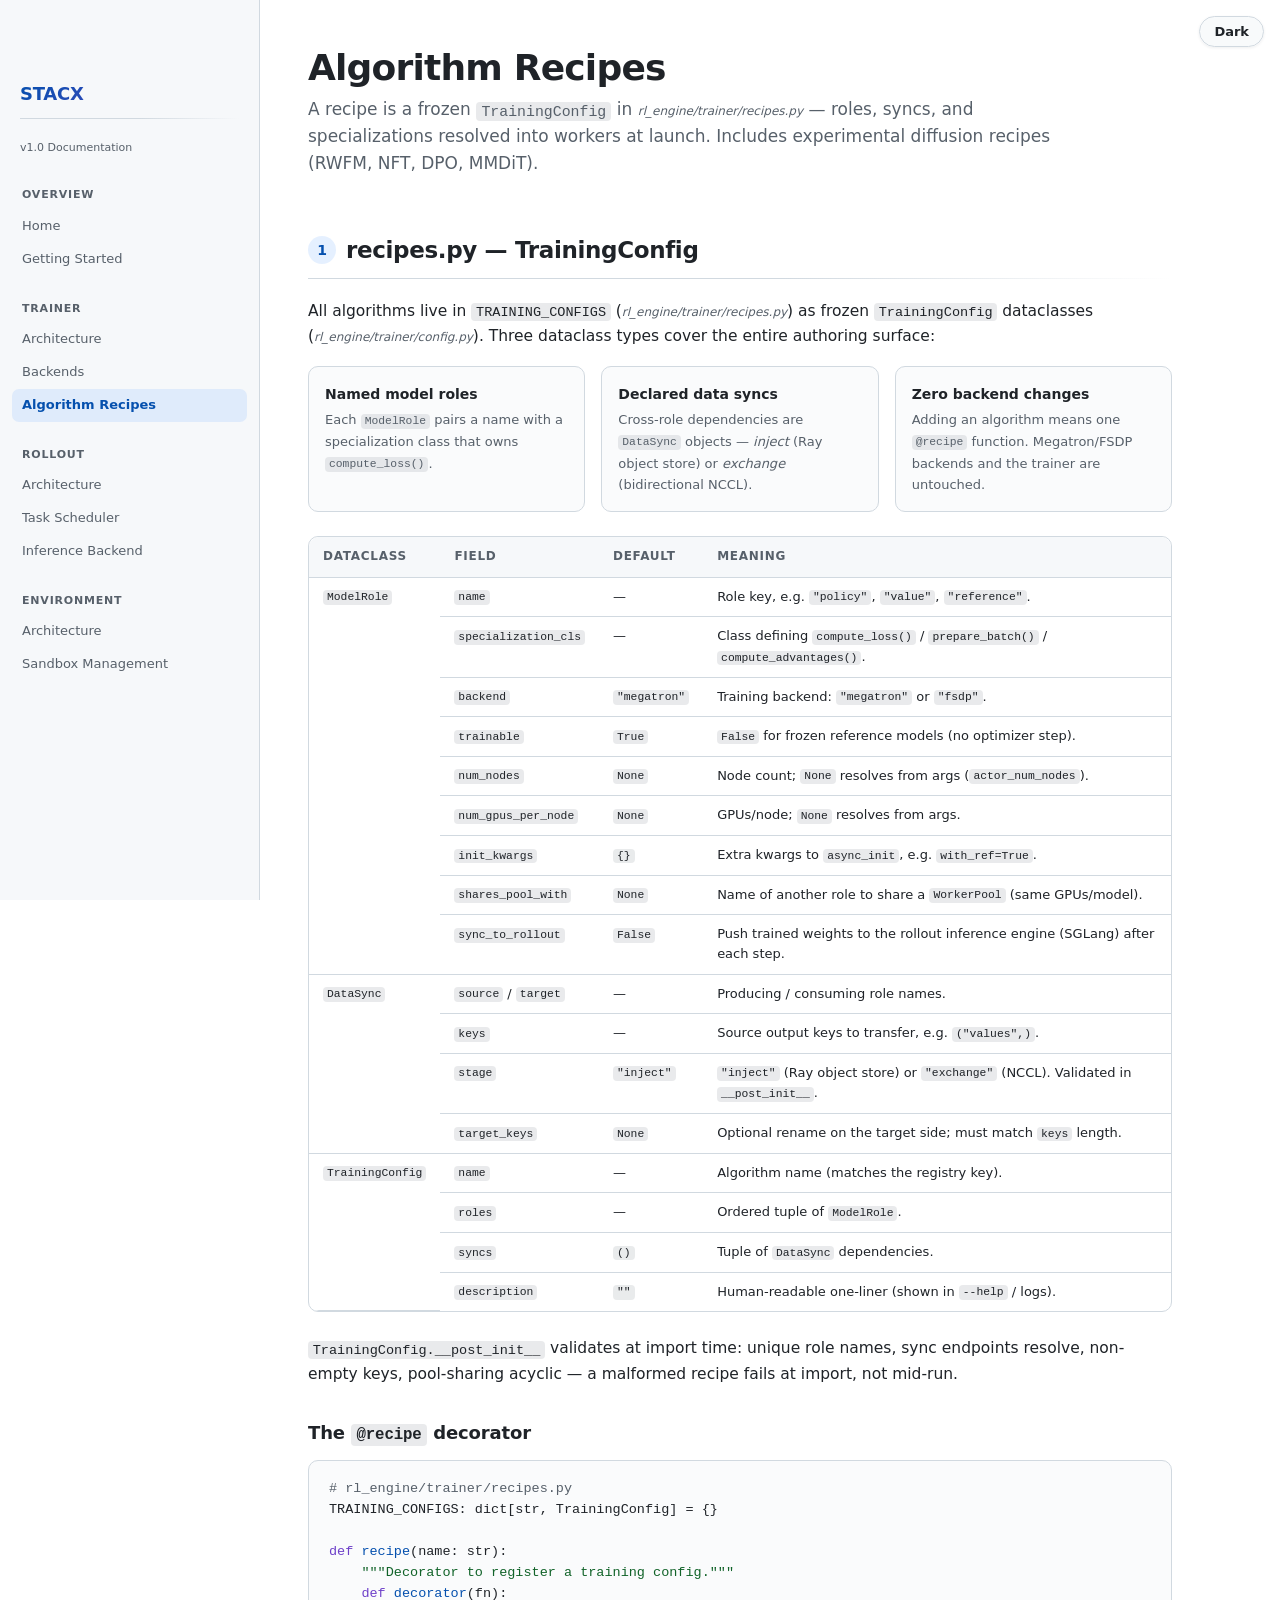
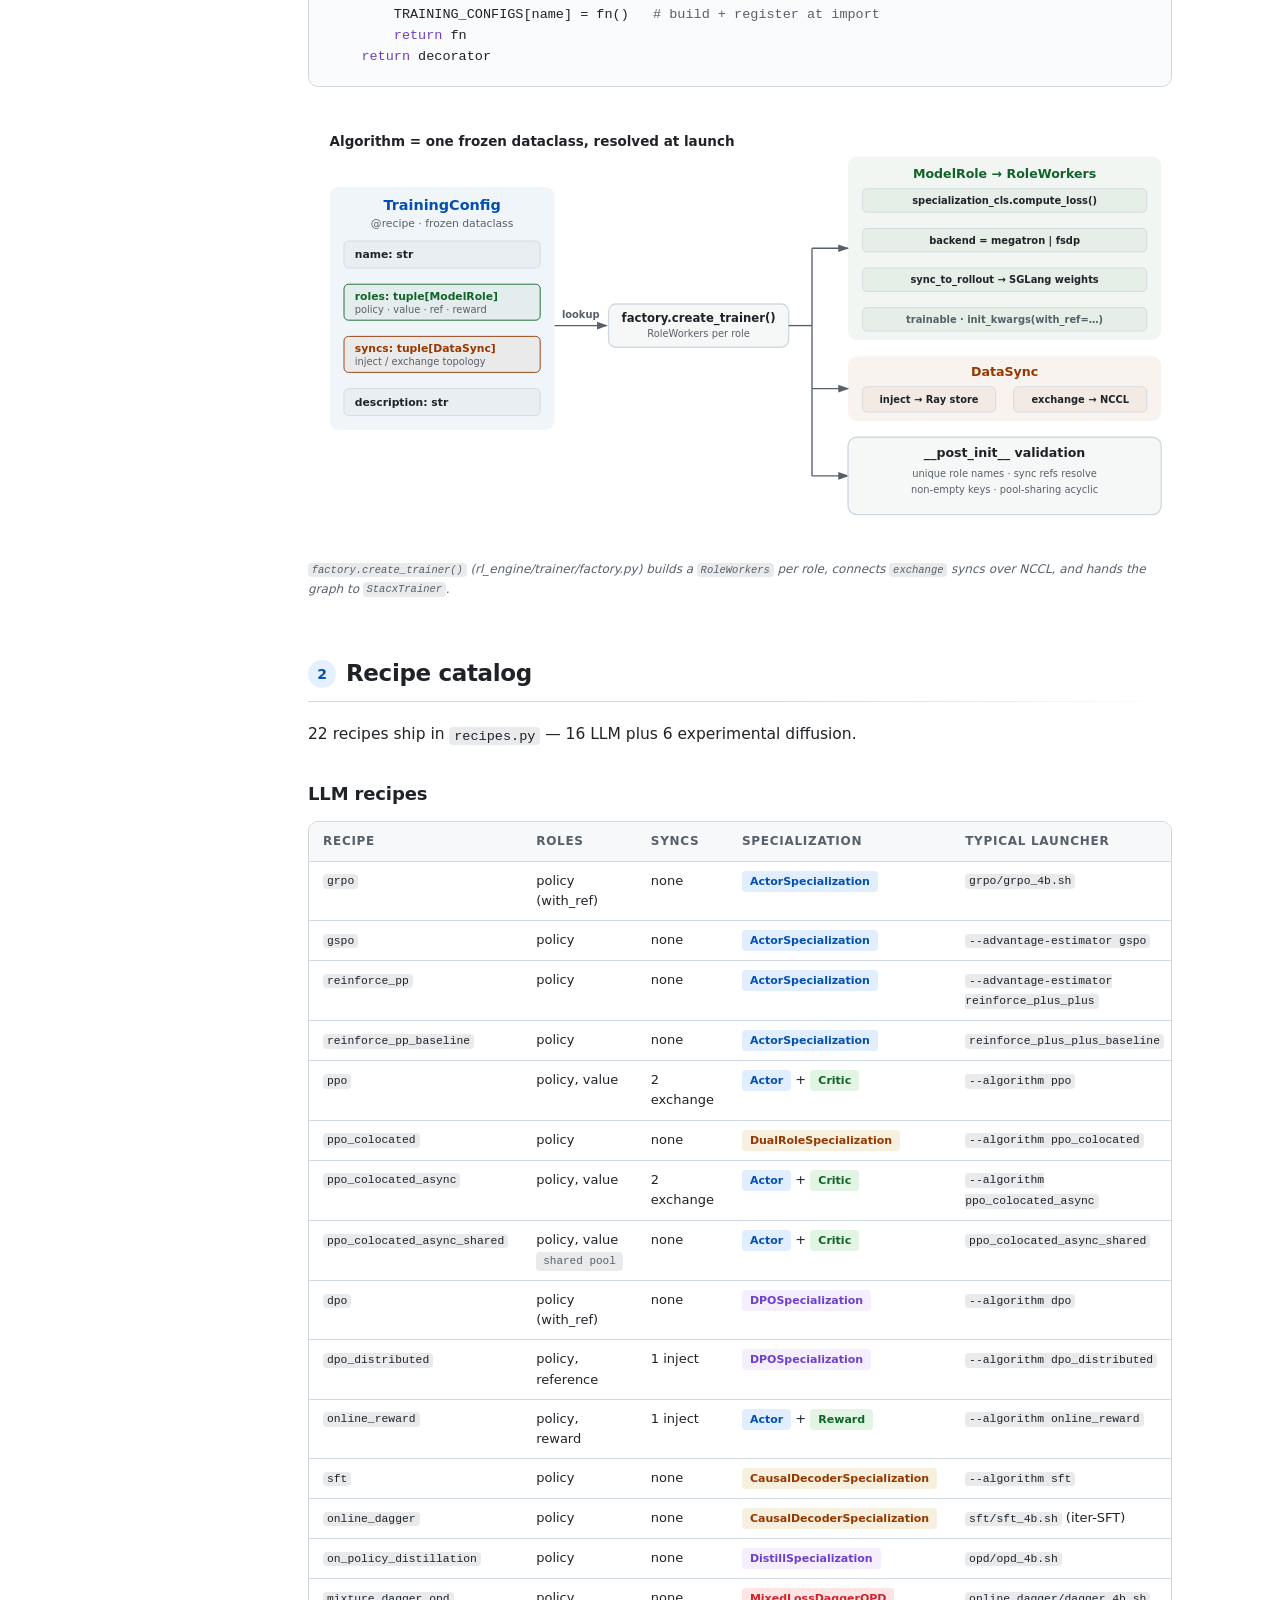
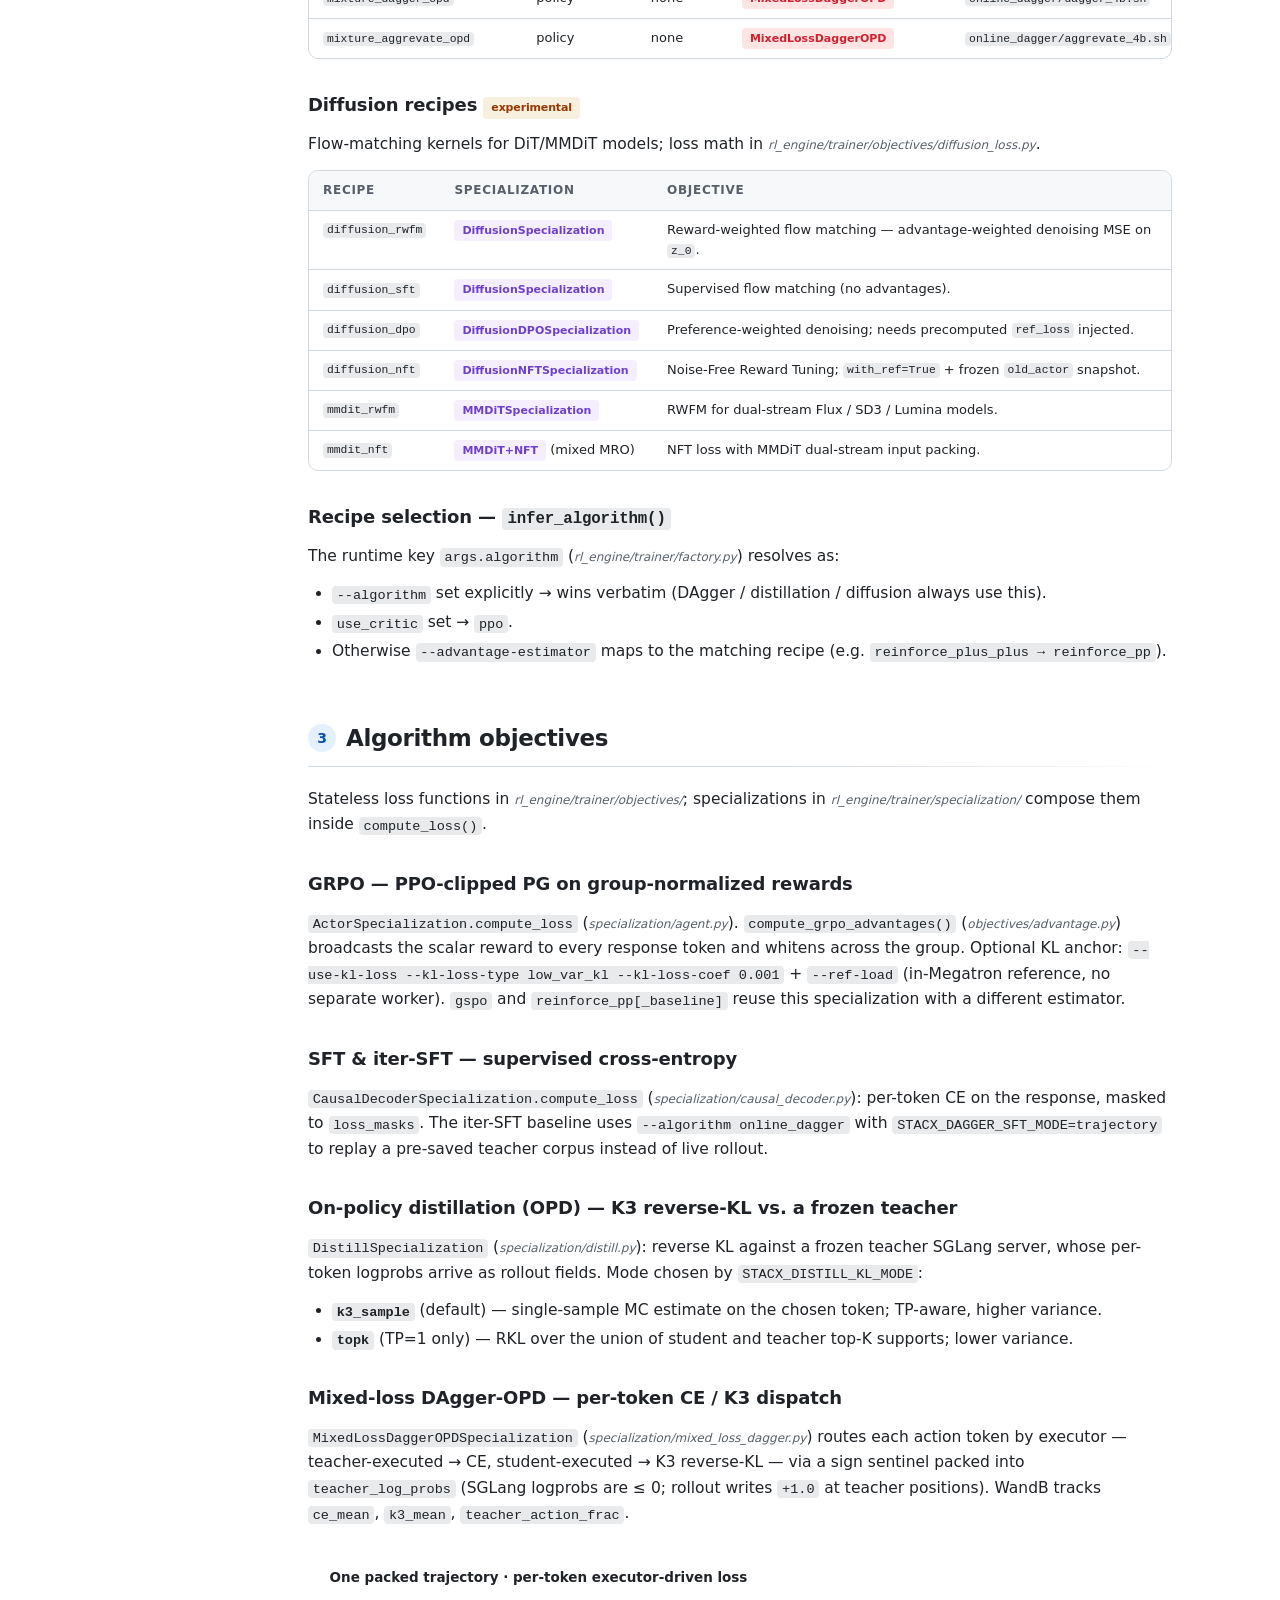
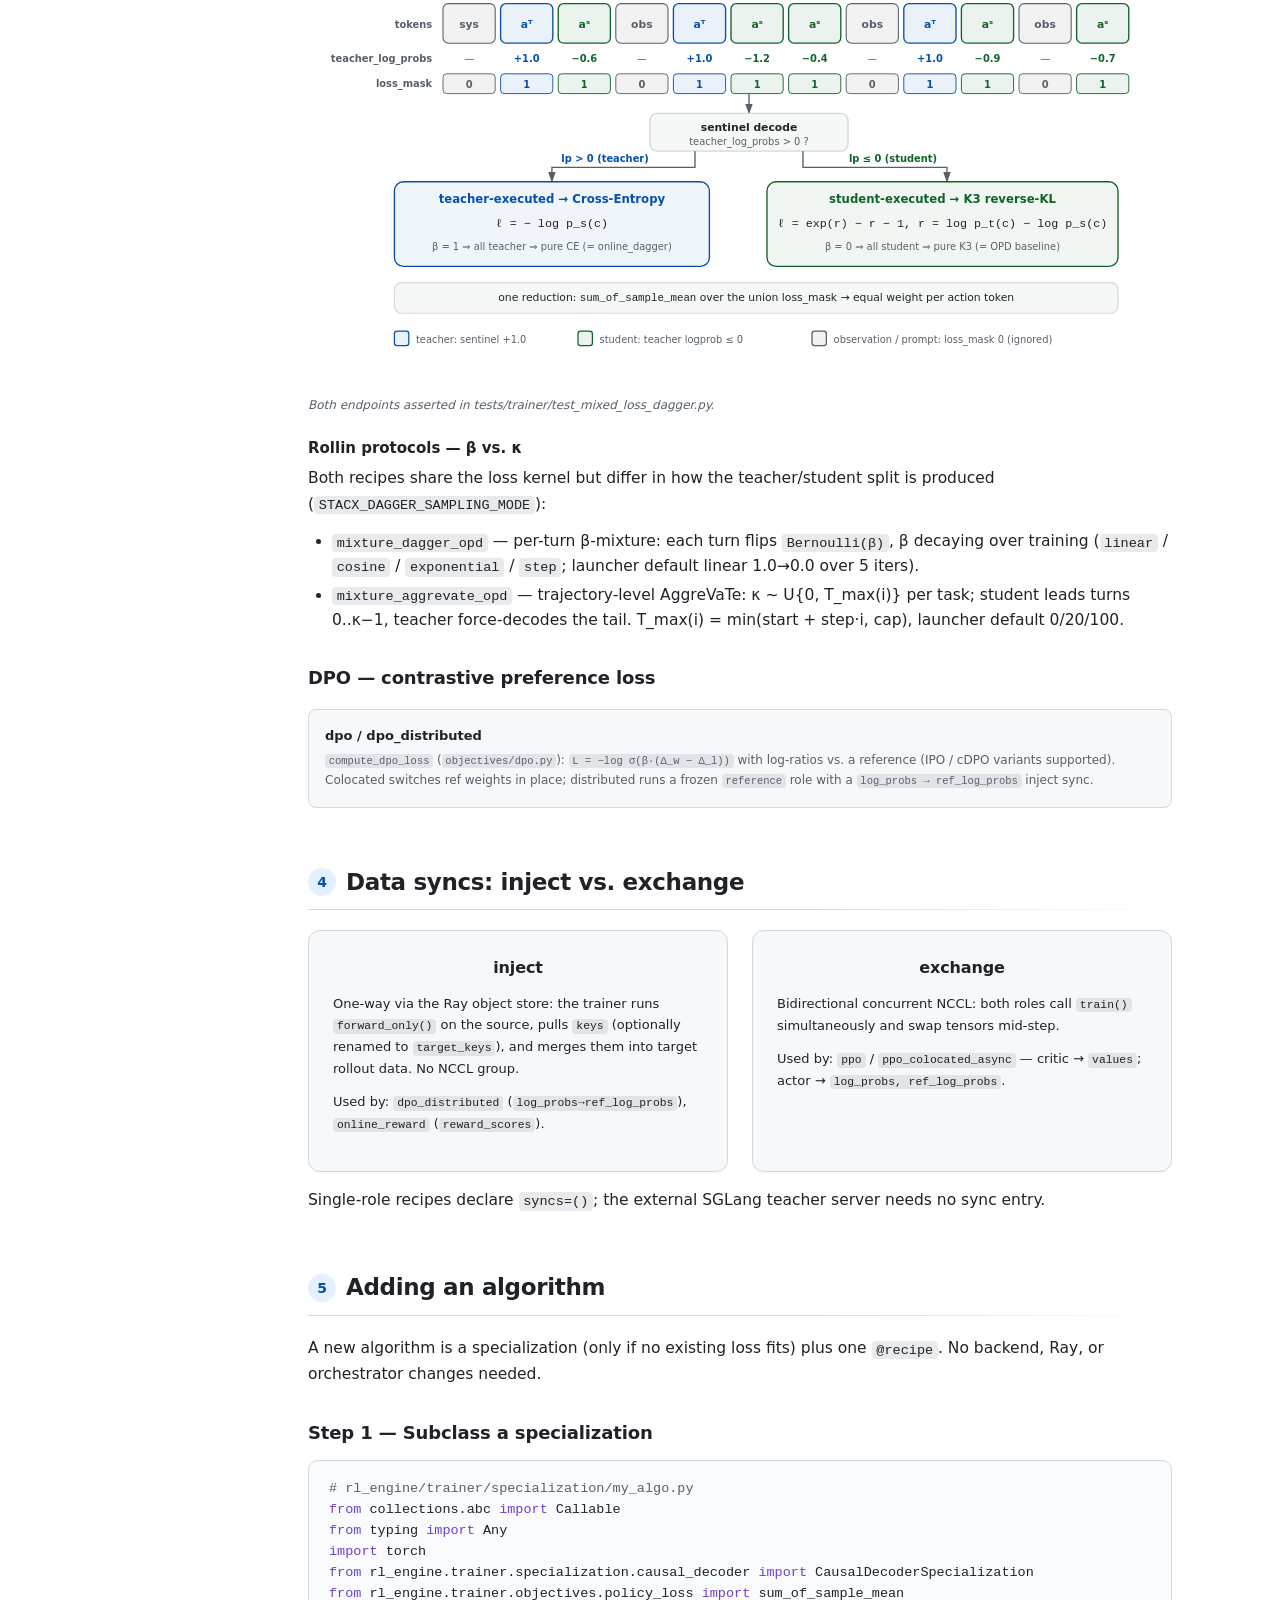
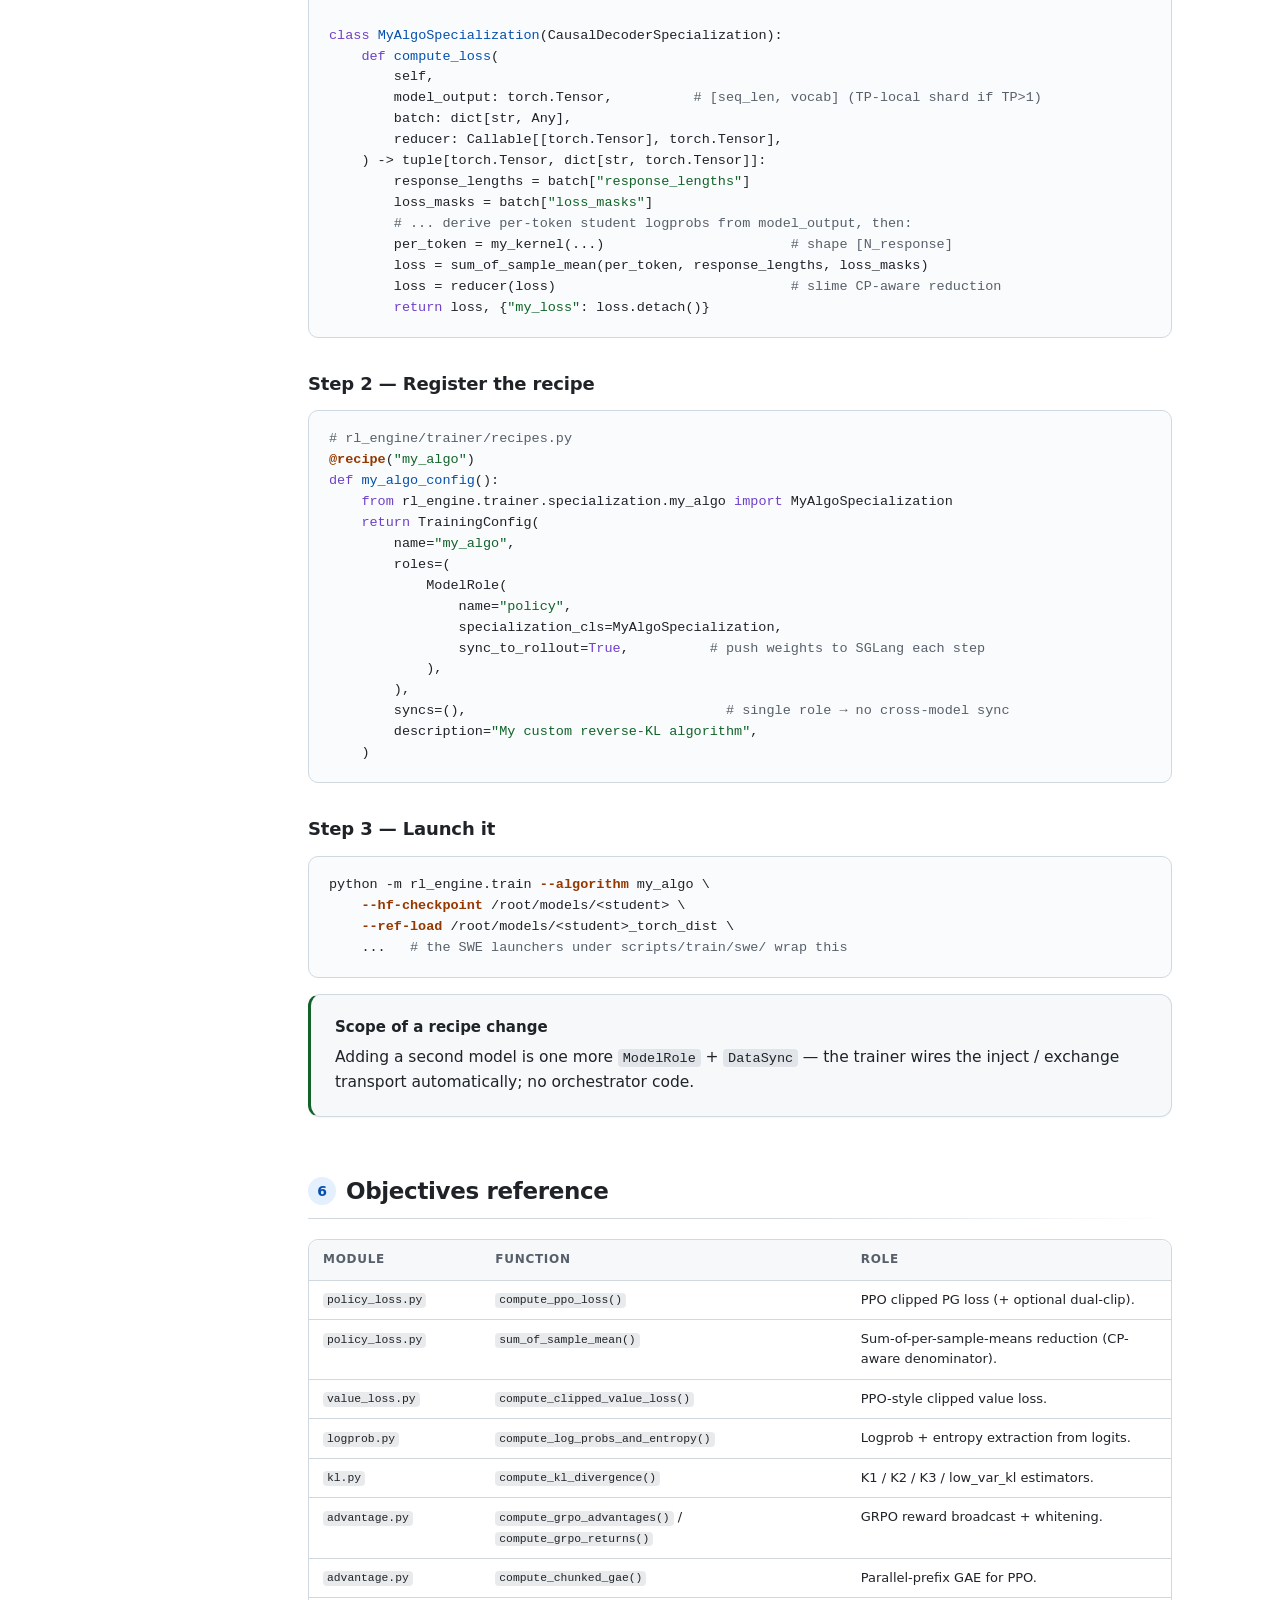
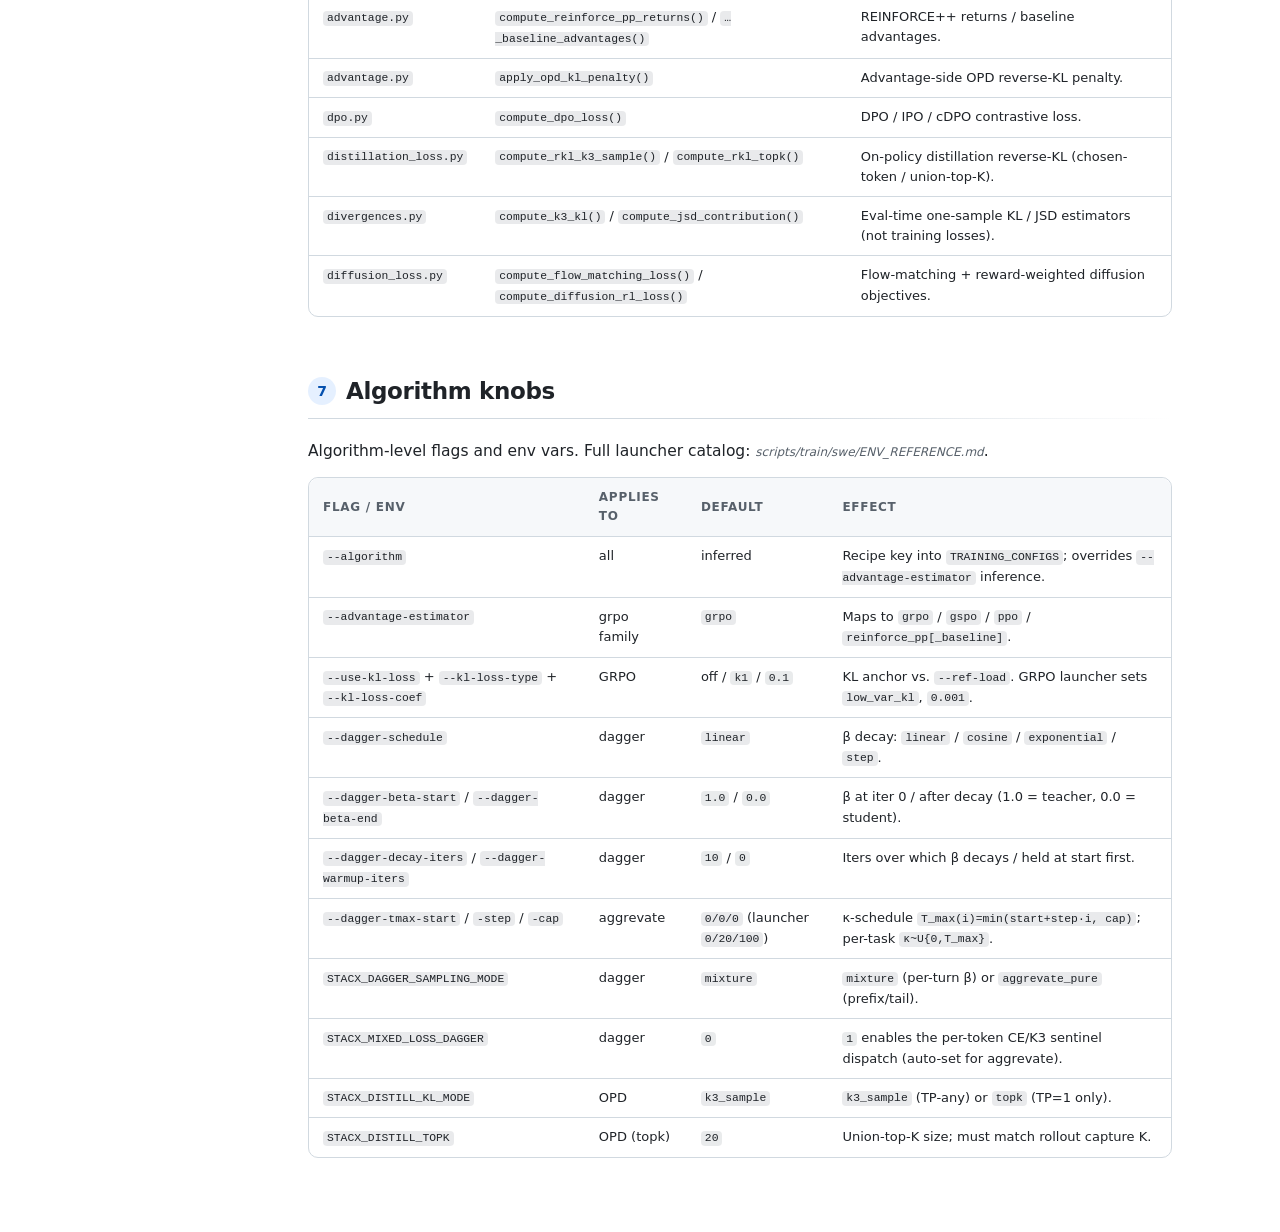
<file: docs/recipes.html>
<!DOCTYPE html>
<html lang="en">
<head>
  <meta charset="UTF-8">
  <meta name="viewport" content="width=device-width, initial-scale=1.0">
  <title>Algorithm Recipes — STACX Documentation</title>
  <style>
/* STACX Documentation — Shared Stylesheet
   Dark theme */

:root {
  --bg: #ffffff;
  --surface: #f6f8fa;
  --surface2: #eaeef2;
  --border: #d1d9e0;
  --text: #1f2328;
  --text-dim: #57606a;
  --accent-blue: #0550ae;
  --accent-green: #116329;
  --accent-orange: #953800;
  --accent-purple: #6e40c9;
  --accent-red: #cf222e;
  --accent-cyan: #0c5a6d;
  --nav-width: 260px;
}

[data-theme="dark"] {
  --bg: #0d1117;
  --surface: #161b22;
  --surface2: #1c2128;
  --border: #30363d;
  --text: #e6edf3;
  --text-dim: #8b949e;
  --accent-blue: #58a6ff;
  --accent-green: #3fb950;
  --accent-orange: #d29922;
  --accent-purple: #bc8cff;
  --accent-red: #f85149;
  --accent-cyan: #56d4dd;
}

* { margin: 0; padding: 0; box-sizing: border-box; }

body {
  background: var(--bg);
  color: var(--text);
  font-family: -apple-system, BlinkMacSystemFont, 'SF Pro Display', 'Segoe UI', system-ui, sans-serif;
  line-height: 1.6;
}

/* ── Navigation Sidebar ────────────────────────────────── */

.nav-sidebar {
  position: fixed;
  top: 0; left: 0;
  width: var(--nav-width);
  height: 100vh;
  background: var(--surface);
  border-right: 1px solid var(--border);
  padding: 24px 0;
  overflow-y: auto;
  z-index: 100;
}

.nav-logo {
  padding: 0 20px;
  margin-bottom: 24px;
}

.nav-logo h2 {
  font-size: 18px;
  font-weight: 700;
  background: linear-gradient(135deg, var(--accent-blue), var(--accent-purple));
  -webkit-background-clip: text;
  -webkit-text-fill-color: transparent;
  background-clip: text;
}

.nav-logo .version {
  font-size: 11px;
  color: var(--text-dim);
  margin-top: 2px;
}

.nav-section {
  padding: 0 12px;
  margin-bottom: 8px;
}

.nav-section-title {
  font-size: 11px;
  font-weight: 600;
  text-transform: uppercase;
  letter-spacing: 0.8px;
  color: var(--text-dim);
  padding: 8px 8px 4px 8px;
}

.nav-link {
  display: block;
  padding: 6px 12px;
  border-radius: 6px;
  color: var(--text-dim);
  text-decoration: none;
  font-size: 13px;
  transition: all 0.15s;
}

.nav-link:hover {
  background: var(--surface2);
  color: var(--text);
}

.nav-link.active {
  background: rgba(56, 139, 253, 0.12);
  color: var(--accent-blue);
  font-weight: 500;
}

.nav-link .placeholder-tag {
  font-size: 9px;
  padding: 1px 5px;
  border-radius: 3px;
  background: rgba(139, 148, 158, 0.15);
  color: var(--text-dim);
  margin-left: 6px;
  vertical-align: middle;
}

/* ── Main Content ──────────────────────────────────────── */

.main-content {
  margin-left: var(--nav-width);
  padding: 48px 48px 80px 48px;
  max-width: 960px;
}

h1 {
  font-size: 32px;
  font-weight: 700;
  margin-bottom: 8px;
  background: linear-gradient(135deg, var(--accent-blue), var(--accent-purple));
  -webkit-background-clip: text;
  -webkit-text-fill-color: transparent;
  background-clip: text;
}

.page-subtitle {
  color: var(--text-dim);
  font-size: 15px;
  margin-bottom: 40px;
}

h2 {
  font-size: 22px;
  font-weight: 600;
  margin: 48px 0 16px 0;
  padding-bottom: 8px;
  border-bottom: 1px solid var(--border);
  display: flex;
  align-items: center;
  gap: 10px;
}

h2 .num {
  display: inline-flex;
  align-items: center;
  justify-content: center;
  width: 28px;
  height: 28px;
  border-radius: 50%;
  background: var(--accent-blue);
  color: var(--bg);
  font-size: 14px;
  font-weight: 700;
  flex-shrink: 0;
}

h3 {
  font-size: 17px;
  font-weight: 600;
  margin: 28px 0 10px 0;
  color: var(--accent-blue);
}

h4 {
  font-size: 14px;
  font-weight: 600;
  margin: 16px 0 6px 0;
  color: var(--accent-green);
}

p { margin-bottom: 12px; font-size: 14px; }

ul, ol {
  margin: 8px 0 16px 24px;
  font-size: 14px;
}

li { margin-bottom: 4px; }

/* ── Cards ─────────────────────────────────────────────── */

.card {
  background: var(--surface);
  border: 1px solid var(--border);
  border-radius: 10px;
  padding: 20px 24px;
  margin-bottom: 16px;
}

.card.blue   { border-left: 3px solid var(--accent-blue); }
.card.green  { border-left: 3px solid var(--accent-green); }
.card.orange { border-left: 3px solid var(--accent-orange); }
.card.purple { border-left: 3px solid var(--accent-purple); }
.card.red    { border-left: 3px solid var(--accent-red); }
.card.cyan   { border-left: 3px solid var(--accent-cyan); }

.card h4 { margin-top: 0; }
.card p:last-child { margin-bottom: 0; }

/* ── Callout Grid ──────────────────────────────────────── */

.callout-grid {
  display: grid;
  grid-template-columns: repeat(auto-fit, minmax(260px, 1fr));
  gap: 16px;
  margin: 16px 0 24px 0;
}

.callout {
  background: var(--surface2);
  border: 1px solid var(--border);
  border-radius: 8px;
  padding: 16px;
}

.callout h4 {
  font-size: 14px;
  font-weight: 600;
  margin: 0 0 4px 0;
}

.callout p {
  font-size: 13px;
  color: var(--text-dim);
  margin: 0;
}

/* ── Code ──────────────────────────────────────────────── */

code {
  font-family: 'SF Mono', 'Fira Code', 'Consolas', monospace;
  font-size: 12px;
  background: rgba(110, 118, 129, 0.15);
  padding: 2px 6px;
  border-radius: 4px;
}

pre {
  background: var(--surface2);
  border: 1px solid var(--border);
  border-radius: 8px;
  padding: 16px 20px;
  overflow-x: auto;
  font-family: 'SF Mono', 'Fira Code', 'Consolas', monospace;
  font-size: 12px;
  line-height: 1.6;
  margin: 10px 0 16px 0;
  color: var(--text);
}

pre code {
  background: none;
  padding: 0;
  font-size: inherit;
}

.code-ref {
  font-family: 'SF Mono', 'Fira Code', monospace;
  font-size: 12px;
  color: var(--accent-orange);
  background: rgba(210, 153, 34, 0.1);
  padding: 2px 6px;
  border-radius: 4px;
}

.file-ref {
  color: var(--text-dim);
  font-size: 12px;
  font-style: italic;
}

/* syntax coloring in pre blocks */
.kw { color: var(--accent-purple); }
.fn { color: var(--accent-blue); }
.cm { color: var(--text-dim); }
.st { color: var(--accent-green); }
.ar { color: var(--accent-orange); font-weight: 600; }

/* ── Tables ────────────────────────────────────────────── */

table {
  width: 100%;
  border-collapse: collapse;
  margin: 12px 0 24px 0;
  font-size: 13px;
}

th {
  text-align: left;
  padding: 10px 12px;
  border-bottom: 2px solid var(--border);
  color: var(--accent-blue);
  font-weight: 600;
}

td {
  padding: 8px 12px;
  border-bottom: 1px solid var(--border);
}

tr:hover td {
  background: rgba(56, 139, 253, 0.04);
}

/* ── Flow Diagrams ─────────────────────────────────────── */

.diagram {
  background: var(--surface);
  border: 1px solid var(--border);
  border-radius: 10px;
  padding: 24px;
  margin: 16px 0;
  overflow-x: auto;
}

.diagram pre {
  background: none;
  border: none;
  padding: 0;
  margin: 0;
  color: var(--text-dim);
}

/* ── Tags / Badges ─────────────────────────────────────── */

.tag {
  display: inline-block;
  padding: 2px 8px;
  border-radius: 4px;
  font-size: 11px;
  font-weight: 600;
}

.tag-blue   { background: rgba(56, 139, 253, 0.15); color: var(--accent-blue); }
.tag-green  { background: rgba(63, 185, 80, 0.15); color: var(--accent-green); }
.tag-orange { background: rgba(210, 153, 34, 0.15); color: var(--accent-orange); }
.tag-purple { background: rgba(188, 140, 255, 0.15); color: var(--accent-purple); }
.tag-red    { background: rgba(248, 81, 73, 0.15); color: var(--accent-red); }

/* ── Placeholder Banner ────────────────────────────────── */

.placeholder-banner {
  background: var(--surface2);
  border: 1px dashed var(--border);
  border-radius: 10px;
  padding: 48px 32px;
  text-align: center;
  margin: 32px 0;
}

.placeholder-banner h3 {
  color: var(--text-dim);
  margin-bottom: 8px;
}

.placeholder-banner p {
  color: var(--text-dim);
  font-size: 14px;
}

/* ── Comparison Grid ───────────────────────────────────── */

.comparison-grid {
  display: grid;
  grid-template-columns: 1fr 1fr;
  gap: 24px;
  margin: 16px 0;
}

.comparison-col {
  background: var(--surface);
  border: 1px solid var(--border);
  border-radius: 12px;
  padding: 24px;
  overflow-x: auto;
}

.comparison-col h3 {
  font-size: 16px;
  text-align: center;
  margin-top: 0;
}

/* ── Feature Grid ──────────────────────────────────────── */

.feature-grid {
  display: grid;
  grid-template-columns: repeat(auto-fit, minmax(200px, 1fr));
  gap: 12px;
  margin: 16px 0 24px 0;
}

.feature-item {
  background: var(--surface);
  border: 1px solid var(--border);
  border-radius: 8px;
  padding: 16px;
}

.feature-item h4 {
  margin: 0 0 4px 0;
  font-size: 13px;
}

.feature-item p {
  font-size: 12px;
  color: var(--text-dim);
  margin: 0;
}

/* ── Responsive ────────────────────────────────────────── */

@media (max-width: 900px) {
  .nav-sidebar { display: none; }
  .main-content { margin-left: 0; padding: 24px; }
  .comparison-grid { grid-template-columns: 1fr; }
}

  .flow-chart {
    background: var(--surface);
    border: 1px solid var(--border);
    border-radius: 10px;
    padding: 24px;
    margin: 16px 0;
    overflow-x: auto;
  }
  .flow-node {
    display: inline-block;
    background: var(--surface2);
    border: 1px solid var(--border);
    border-radius: 6px;
    padding: 6px 14px;
    font-family: 'SF Mono', 'Fira Code', monospace;
    font-size: 12px;
    color: var(--accent-blue);
    margin: 4px 0;
  }
  .flow-node.flow-root {
    background: rgba(56,139,253,0.15);
    border-color: var(--accent-blue);
    font-weight: 600;
    font-size: 13px;
  }
  .flow-node.flow-small {
    font-size: 11px;
    padding: 4px 10px;
  }
  .flow-node.flow-green { color: var(--accent-green); border-color: var(--accent-green); }
  .flow-node.flow-orange { color: var(--accent-orange); border-color: var(--accent-orange); }
  .flow-node.flow-purple { color: var(--accent-purple); border-color: var(--accent-purple); }
  .flow-children {
    margin-left: 28px;
    padding-left: 16px;
    border-left: 2px solid var(--border);
  }
  .flow-branch {
    position: relative;
    padding: 2px 0;
  }
  .flow-branch::before {
    content: '';
    position: absolute;
    left: -16px;
    top: 14px;
    width: 16px;
    height: 0;
    border-top: 2px solid var(--border);
  }
  .flow-arrow {
    display: block;
    text-align: center;
    color: var(--text-dim);
    font-size: 18px;
    margin: 4px 0;
    line-height: 1;
  }

.theme-toggle {
  position: fixed;
  top: 16px;
  right: 16px;
  z-index: 200;
  background: var(--surface);
  border: 1px solid var(--border);
  border-radius: 8px;
  padding: 6px 12px;
  color: var(--text);
  font-size: 13px;
  cursor: pointer;
  transition: all 0.2s;
  font-family: inherit;
}
.theme-toggle:hover {
  background: var(--surface2);
  border-color: var(--accent-blue);
}
  /* shared: readable content links in both themes */
.main-content a, .main-content a code { color: var(--accent-blue); }
.main-content a:hover { color: var(--accent-cyan); }

/* page-local */
.eqn {
  display: block;
  background: var(--surface2);
  border: 1px solid var(--border);
  border-left: 3px solid var(--accent-blue);
  border-radius: 6px;
  padding: 12px 18px;
  margin: 12px 0 16px 0;
  font-family: 'SF Mono', 'Fira Code', 'Consolas', monospace;
  font-size: 13px;
  color: var(--text);
  overflow-x: auto;
}
.eqn .lbl { color: var(--text-dim); }
.eqn.green  { border-left-color: var(--accent-green); }
.eqn.purple { border-left-color: var(--accent-purple); }
.eqn.orange { border-left-color: var(--accent-orange); }
.eqn.red    { border-left-color: var(--accent-red); }
.role-chip {
  display: inline-block;
  font-family: 'SF Mono', 'Fira Code', monospace;
  font-size: 11px;
  padding: 1px 7px;
  border-radius: 4px;
  background: rgba(110, 118, 129, 0.15);
  color: var(--text-dim);
  white-space: nowrap;
}
table.recipes td:first-child code { white-space: nowrap; }
.diagram-caption {
  color: var(--text-dim);
  font-size: 12px;
  font-style: italic;
  margin: -6px 0 20px 0;
}

/* diffusion pipeline figure legend */
.fig-legend {
  display: flex; flex-wrap: wrap; gap: 8px 20px; justify-content: center;
  margin: 4px 0 18px 0; font-size: 12px; color: var(--text-dim);
}
.fig-legend span { display: inline-flex; align-items: center; gap: 6px; }
.fig-legend i {
  width: 22px; height: 0; border-top-width: 3px; border-top-style: solid; border-radius: 2px;
  display: inline-block; flex-shrink: 0;
}
.fig-legend i.dash { border-top-style: dashed; }
.fig-cap { font-size: 12px; color: var(--text-dim); text-align: center; margin-top: 6px; }

/* ── Refinement layer: typography, response, materials ── */

html { scroll-behavior: smooth; scroll-padding-top: 24px; }

body {
  -webkit-font-smoothing: antialiased;
  text-rendering: optimizeLegibility;
  font-optical-sizing: auto;
}

::selection { background: rgba(56, 139, 253, 0.22); }

/* Type — size-specific tracking and leading */
h1 {
  background: none;
  -webkit-text-fill-color: var(--text);
  color: var(--text);
  letter-spacing: -0.022em;
  line-height: 1.15;
  text-wrap: balance;
}
h2 { letter-spacing: -0.015em; text-wrap: balance; }
h3 { letter-spacing: -0.008em; }
p { font-size: 14.5px; line-height: 1.65; }
ul, ol { font-size: 14.5px; }
li { line-height: 1.6; }
.page-subtitle { font-size: 16px; text-wrap: pretty; }

/* Quieter chrome — tint instead of fill, neutral table headers */
h2 .num {
  background: rgba(56, 139, 253, 0.13);
  color: var(--accent-blue);
  font-weight: 650;
}
th {
  color: var(--text-dim);
  font-size: 12px;
  text-transform: uppercase;
  letter-spacing: 0.06em;
}
table { font-variant-numeric: tabular-nums; }

/* Gentle depth on resting surfaces */
.card, .diagram, .comparison-col { box-shadow: 0 1px 2px rgba(16, 24, 40, 0.04); }

/* Response — feedback on press, not just hover */
.nav-link, .theme-toggle, .hero-card, .view-toggle-btn {
  transition: background 0.15s ease-out, color 0.15s ease-out,
              border-color 0.15s ease-out, transform 0.15s ease-out;
}
.nav-link:active, .view-toggle-btn:active { transform: scale(0.98); transition-duration: 0.05s; }
.theme-toggle:active { transform: scale(0.96); transition-duration: 0.05s; }
.hero-card:active { transform: translateY(0) scale(0.99); transition-duration: 0.05s; }
.main-content a:active { opacity: 0.65; }

:focus-visible { outline: 2px solid var(--accent-blue); outline-offset: 2px; border-radius: 4px; }

.nav-sidebar { scrollbar-width: thin; }

/* Floating chrome reads as material — content scrolls beneath it */
.theme-toggle {
  background: color-mix(in srgb, var(--surface) 72%, transparent);
  backdrop-filter: blur(12px) saturate(180%);
  -webkit-backdrop-filter: blur(12px) saturate(180%);
  box-shadow: 0 1px 3px rgba(16, 24, 40, 0.07);
}

@media (prefers-reduced-motion: reduce) {
  html { scroll-behavior: auto; }
  *, *::before, *::after { transition-duration: 0.01ms !important; animation: none !important; }
}
@media (prefers-reduced-transparency: reduce) {
  .theme-toggle {
    background: var(--surface);
    backdrop-filter: none;
    -webkit-backdrop-filter: none;
  }
}

/* ── Refinement layer v2: beauty pass ── */

/* Sidebar — calmer rhythm, tactile links */
.nav-sidebar { padding: 20px 0 28px; }
.nav-sidebar::-webkit-scrollbar { width: 8px; }
.nav-sidebar::-webkit-scrollbar-thumb { background: var(--border); border-radius: 4px; }
.nav-logo { padding: 4px 20px 0; margin-bottom: 20px; }
.nav-section { margin-bottom: 14px; }
.nav-section-title { padding: 10px 10px 6px; }
.nav-link { padding: 6px 10px; border-radius: 7px; }
.nav-link.active { font-weight: 600; }

/* Section rules — the divider fades out instead of cutting across */
h2 { border-bottom: none; padding-bottom: 10px; position: relative; margin-top: 52px; }
h2::after {
  content: ""; position: absolute; left: 0; right: 0; bottom: 0; height: 1px;
  background: linear-gradient(90deg, var(--border) 55%, transparent);
}

/* Surfaces — rounder, softer */
.card, .diagram, .comparison-col { border-radius: 12px; }
pre, .callout { border-radius: 10px; }

/* Tables — enclosed, rounded, quiet */
table {
  border-collapse: separate; border-spacing: 0;
  border: 1px solid var(--border); border-radius: 10px; overflow: hidden;
}
th { background: var(--surface); border-bottom: 1px solid var(--border); padding: 10px 14px; }
td { padding: 9px 14px; }
tr:last-child td { border-bottom: none; }
th:first-child { border-top-left-radius: 9px; }
th:last-child { border-top-right-radius: 9px; }
tr:last-child td:first-child { border-bottom-left-radius: 9px; }
tr:last-child td:last-child { border-bottom-right-radius: 9px; }

/* Floating toggle as a pill */
.theme-toggle { border-radius: 999px; padding: 7px 14px; font-weight: 600; }

/* Landing hero — faint atmospheric wash, icon chips, deeper card lift */
.hero { position: relative; }
.hero::before {
  content: ""; position: absolute; inset: -48px -80px 0; z-index: -1; pointer-events: none;
  background:
    radial-gradient(55% 45% at 50% 0%, rgba(56, 139, 253, 0.07), transparent 70%),
    radial-gradient(35% 35% at 82% 12%, rgba(188, 140, 255, 0.05), transparent 70%);
}
.hero h1 { font-size: 54px; letter-spacing: -0.03em; }
.hero .tagline { font-size: 19px; text-wrap: pretty; }
.hero-card {
  border-radius: 14px; padding: 26px 24px;
  box-shadow: 0 1px 2px rgba(16, 24, 40, 0.04);
}
.hero-card:hover {
  transform: translateY(-3px);
  box-shadow: 0 10px 28px rgba(16, 24, 40, 0.08);
}
.hero-card .icon {
  width: 46px; height: 46px; display: inline-grid; place-items: center;
  background: var(--surface2); border-radius: 12px;
  font-size: 22px; margin-bottom: 14px;
}

/* ── Refinement v3: professional pass (external design review) ── */

html { color-scheme: light; }
[data-theme="dark"] { color-scheme: dark; }

/* Type scale — larger, less compressed */
body { font-size: 15.5px; }
p, ul, ol { font-size: inherit; }
h1 { font-size: 36px; line-height: 1.12; }
h2 { font-size: 23px; margin: 56px 0 20px; }
h3 { font-size: 18px; margin: 32px 0 12px; }
h4 { font-size: 15px; }
.page-subtitle { font-size: 17px; line-height: 1.55; max-width: 70ch; margin-bottom: 48px; }

/* One accent — headings are neutral ink */
h3, h4 { color: var(--text); }

/* Code — relative inline sizing, comfortable blocks */
code { font-size: 0.875em; padding: 0.12em 0.35em; border-radius: 4px; }
pre { font-size: 13.5px; line-height: 1.55; padding: 18px 20px; tab-size: 2; }
pre code { font-size: inherit; padding: 0; }

/* Tables scroll instead of squeezing */
.table-scroll { overflow-x: auto; margin: 12px 0 24px; border: 1px solid var(--border); border-radius: 10px; }
.table-scroll table { min-width: 640px; margin: 0; border: 0; }
td { vertical-align: top; line-height: 1.55; }

/* Diagrams — legible labels, editorial captions */
.diagram svg, .arch-diagram svg { display: block; width: 100%; height: auto; }
.diagram svg text[font-size="9"], .diagram svg text[font-size="10"],
.arch-diagram svg text[font-size="9"], .arch-diagram svg text[font-size="10"] { font-size: 11px; }
.fig-caption { font-style: normal; text-align: left; font-size: 12.5px; margin: 10px 0 12px; max-width: none; }

/* Landing hero actions + icon chips */
.hero-actions { display: flex; justify-content: center; gap: 10px; margin: 26px 0 8px; }
.main-content a.button-primary, .main-content a.button-secondary {
  display: inline-flex; align-items: center; gap: 7px;
  padding: 9px 16px; border-radius: 8px; font-size: 14px; font-weight: 600; text-decoration: none;
  transition: background 0.15s ease-out, border-color 0.15s ease-out,
              filter 0.15s ease-out, transform 0.15s ease-out;
}
.main-content a.button-primary { background: var(--accent-blue); color: #fff; }
.main-content a.button-primary:hover { filter: brightness(1.1); color: #fff; }
.main-content a.button-secondary { border: 1px solid var(--border); background: var(--surface); color: var(--text); }
.main-content a.button-secondary:hover { border-color: var(--accent-blue); color: var(--text); }
.main-content a.button-primary:active, .main-content a.button-secondary:active { transform: scale(0.97); }
.hero-card .icon svg { width: 22px; height: 22px; color: var(--accent-blue); }

/* Mobile navigation — header + slide-in sidebar */
.mobile-header { display: none; }
@media (max-width: 900px) {
  .mobile-header {
    display: flex; position: sticky; top: 0; z-index: 220; height: 52px;
    align-items: center; justify-content: space-between; padding: 0 16px;
    background: var(--bg);
    background: color-mix(in srgb, var(--bg) 88%, transparent);
    backdrop-filter: blur(12px); -webkit-backdrop-filter: blur(12px);
    border-bottom: 1px solid var(--border);
  }
  .mobile-header .mh-brand { font-weight: 700; font-size: 16px; color: var(--text); text-decoration: none; }
  .nav-toggle {
    background: var(--surface); border: 1px solid var(--border); border-radius: 8px;
    padding: 6px 14px; font: inherit; font-size: 13.5px; font-weight: 600;
    color: var(--text); cursor: pointer;
  }
  .nav-sidebar {
    display: block; z-index: 240; transform: translateX(-100%);
    transition: transform 200ms cubic-bezier(0.23, 1, 0.32, 1);
    box-shadow: 0 12px 40px rgba(0, 0, 0, 0.18);
  }
  .nav-sidebar[data-open="true"] { transform: none; }
  .mobile-header ~ .theme-toggle { top: 62px; }
}
@media (prefers-reduced-motion: reduce) {
  .nav-sidebar { transition: none; }
}

/* ── Coding font + chromeless figures ── */
code, pre, .code-ref {
  font-family: ui-monospace, "SF Mono", Menlo, "JetBrains Mono", "Fira Code", Consolas, monospace;
}
.diagram, .arch-diagram { background: none; border: none; box-shadow: none; padding: 12px 0; }

/* ── Lighter surfaces for code blocks and callouts ── */
pre, .callout {
  background: var(--surface);
  background: color-mix(in srgb, var(--surface) 55%, var(--bg));
}
</style>
<script>try{if(localStorage.getItem('stacx-theme')==='dark')document.documentElement.setAttribute('data-theme','dark');}catch(e){}</script>
</head>
<body>
<header class="mobile-header"><a class="mh-brand" href="index.html">STACX</a><button class="nav-toggle" type="button" aria-controls="docsNav" aria-expanded="false">Menu</button></header>
  <div class="layout">
    <nav class="nav-sidebar" id="docsNav">
      <div class="nav-logo">
        <h2>STACX</h2>
        <div class="version">v1.0 Documentation</div>
      </div>
      <div class="nav-section">
        <div class="nav-section-title">Overview</div>
        <a href="index.html" class="nav-link">Home</a>
        <a href="getting-started.html" class="nav-link">Getting Started</a>
      </div>
      <div class="nav-section">
        <div class="nav-section-title">Trainer</div>
        <a href="architecture.html" class="nav-link">Architecture</a>
        <a href="backends.html" class="nav-link">Backends</a>
        <a href="recipes.html" class="nav-link active">Algorithm Recipes</a>
      </div>
      <div class="nav-section">
        <div class="nav-section-title">Rollout</div>
        <a href="rollout.html" class="nav-link">Architecture</a>
        <a href="rollout-scheduler.html" class="nav-link">Task Scheduler</a>
        <a href="rollout-inference.html" class="nav-link">Inference Backend</a>
      </div>
      <div class="nav-section">
        <div class="nav-section-title">Environment</div>
        <a href="environment.html" class="nav-link">Architecture</a>
        <a href="env-sandbox.html" class="nav-link">Sandbox Management</a>
      </div>

    </nav>

    <div class="main-content">
      <div class="page-header">
        <h1>Algorithm Recipes</h1>
        <p class="page-subtitle">A recipe is a frozen <code>TrainingConfig</code> in <span class="file-ref">rl_engine/trainer/recipes.py</span> — roles, syncs, and specializations resolved into workers at launch. Includes experimental diffusion recipes (RWFM, NFT, DPO, MMDiT).</p>
      </div>

      <!-- Section 1: recipes.py — registry -->
      <section class="content-section">
        <h2><span class="num">1</span> recipes.py — TrainingConfig</h2>
        <p>All algorithms live in <code>TRAINING_CONFIGS</code> (<span class="file-ref">rl_engine/trainer/recipes.py</span>) as frozen <code>TrainingConfig</code> dataclasses (<span class="file-ref">rl_engine/trainer/config.py</span>). Three dataclass types cover the entire authoring surface:</p>

        <div class="callout-grid">
          <div class="callout">
            <h4>Named model roles</h4>
            <p>Each <code>ModelRole</code> pairs a name with a specialization class that owns <code>compute_loss()</code>.</p>
          </div>
          <div class="callout">
            <h4>Declared data syncs</h4>
            <p>Cross-role dependencies are <code>DataSync</code> objects — <em>inject</em> (Ray object store) or <em>exchange</em> (bidirectional NCCL).</p>
          </div>
          <div class="callout">
            <h4>Zero backend changes</h4>
            <p>Adding an algorithm means one <code>@recipe</code> function. Megatron/FSDP backends and the trainer are untouched.</p>
          </div>
        </div>

        <div class="table-scroll"><table>
          <thead>
            <tr><th>Dataclass</th><th>Field</th><th>Default</th><th>Meaning</th></tr>
          </thead>
          <tbody>
            <tr><td rowspan="9"><code>ModelRole</code></td><td><code>name</code></td><td>—</td><td>Role key, e.g. <code>"policy"</code>, <code>"value"</code>, <code>"reference"</code>.</td></tr>
            <tr><td><code>specialization_cls</code></td><td>—</td><td>Class defining <code>compute_loss()</code> / <code>prepare_batch()</code> / <code>compute_advantages()</code>.</td></tr>
            <tr><td><code>backend</code></td><td><code>"megatron"</code></td><td>Training backend: <code>"megatron"</code> or <code>"fsdp"</code>.</td></tr>
            <tr><td><code>trainable</code></td><td><code>True</code></td><td><code>False</code> for frozen reference models (no optimizer step).</td></tr>
            <tr><td><code>num_nodes</code></td><td><code>None</code></td><td>Node count; <code>None</code> resolves from args (<code>actor_num_nodes</code>).</td></tr>
            <tr><td><code>num_gpus_per_node</code></td><td><code>None</code></td><td>GPUs/node; <code>None</code> resolves from args.</td></tr>
            <tr><td><code>init_kwargs</code></td><td><code>{}</code></td><td>Extra kwargs to <code>async_init</code>, e.g. <code>with_ref=True</code>.</td></tr>
            <tr><td><code>shares_pool_with</code></td><td><code>None</code></td><td>Name of another role to share a <code>WorkerPool</code> (same GPUs/model).</td></tr>
            <tr><td><code>sync_to_rollout</code></td><td><code>False</code></td><td>Push trained weights to the rollout inference engine (SGLang) after each step.</td></tr>
            <tr><td rowspan="4"><code>DataSync</code></td><td><code>source</code> / <code>target</code></td><td>—</td><td>Producing / consuming role names.</td></tr>
            <tr><td><code>keys</code></td><td>—</td><td>Source output keys to transfer, e.g. <code>("values",)</code>.</td></tr>
            <tr><td><code>stage</code></td><td><code>"inject"</code></td><td><code>"inject"</code> (Ray object store) or <code>"exchange"</code> (NCCL). Validated in <code>__post_init__</code>.</td></tr>
            <tr><td><code>target_keys</code></td><td><code>None</code></td><td>Optional rename on the target side; must match <code>keys</code> length.</td></tr>
            <tr><td rowspan="4"><code>TrainingConfig</code></td><td><code>name</code></td><td>—</td><td>Algorithm name (matches the registry key).</td></tr>
            <tr><td><code>roles</code></td><td>—</td><td>Ordered tuple of <code>ModelRole</code>.</td></tr>
            <tr><td><code>syncs</code></td><td><code>()</code></td><td>Tuple of <code>DataSync</code> dependencies.</td></tr>
            <tr><td><code>description</code></td><td><code>""</code></td><td>Human-readable one-liner (shown in <code>--help</code> / logs).</td></tr>
          </tbody>
        </table></div>
        <p><code>TrainingConfig.__post_init__</code> validates at import time: unique role names, sync endpoints resolve, non-empty keys, pool-sharing acyclic — a malformed recipe fails at import, not mid-run.</p>

        <h3>The <code>@recipe</code> decorator</h3>
        <pre><span class="cm"># rl_engine/trainer/recipes.py</span>
TRAINING_CONFIGS: dict[str, TrainingConfig] = {}

<span class="kw">def</span> <span class="fn">recipe</span>(name: str):
    <span class="st">"""Decorator to register a training config."""</span>
    <span class="kw">def</span> <span class="fn">decorator</span>(fn):
        TRAINING_CONFIGS[name] = fn()   <span class="cm"># build + register at import</span>
        <span class="kw">return</span> fn
    <span class="kw">return</span> decorator</pre>

        <div class="diagram">
          <svg viewBox="0 0 960 470" xmlns="http://www.w3.org/2000/svg" role="img" aria-labelledby="ra-title ra-desc" font-family="system-ui, sans-serif">
            <title id="ra-title">Recipe anatomy</title>
            <desc id="ra-desc">A TrainingConfig frozen dataclass resolved by the factory into model roles with specializations and backends, data syncs, and validation.</desc>
            <defs>
              <marker id="ra-arw" viewBox="0 0 10 7" refX="9" refY="3.5" markerWidth="8" markerHeight="6" orient="auto"><path d="M0,0 L10,3.5 L0,7z" style="fill:var(--text-dim)"/></marker>
            </defs>
            <text x="24" y="34" style="fill:var(--text)" font-size="15" font-weight="700">Algorithm = one frozen dataclass, resolved at launch</text>

            <!-- TrainingConfig card -->
            <rect x="24" y="80" width="250" height="270" rx="10" fill="rgba(5,80,174,0.06)" stroke="none"/>
            <text x="149" y="106" text-anchor="middle" style="fill:var(--accent-blue)" font-size="16" font-weight="700">TrainingConfig</text>
            <text x="149" y="124" text-anchor="middle" style="fill:var(--text-dim)" font-size="12">@recipe · frozen dataclass</text>
            <rect x="40" y="140" width="218" height="30" rx="5" fill="rgba(87,96,106,0.05)" style="stroke:var(--border)" stroke-width="1"/>
            <text x="52" y="159" style="fill:var(--text)" font-size="12" font-weight="600">name: str</text>
            <rect x="40" y="188" width="218" height="40" rx="5" fill="rgba(17,99,41,0.06)" style="stroke:var(--accent-green)" stroke-width="1"/>
            <text x="52" y="205" style="fill:var(--accent-green)" font-size="12" font-weight="700">roles: tuple[ModelRole]</text>
            <text x="52" y="220" style="fill:var(--text-dim)" font-size="11">policy · value · ref · reward</text>
            <rect x="40" y="246" width="218" height="40" rx="5" fill="rgba(149,56,0,0.06)" style="stroke:var(--accent-orange)" stroke-width="1"/>
            <text x="52" y="263" style="fill:var(--accent-orange)" font-size="12" font-weight="700">syncs: tuple[DataSync]</text>
            <text x="52" y="278" style="fill:var(--text-dim)" font-size="11">inject / exchange topology</text>
            <rect x="40" y="304" width="218" height="30" rx="5" fill="rgba(87,96,106,0.05)" style="stroke:var(--border)" stroke-width="1"/>
            <text x="52" y="323" style="fill:var(--text)" font-size="12" font-weight="600">description: str</text>

            <!-- factory node -->
            <rect x="334" y="210" width="200" height="48" rx="8" fill="rgba(87,96,106,0.05)" style="stroke:var(--border)" stroke-width="1.5"/>
            <text x="434" y="230" text-anchor="middle" style="fill:var(--text)" font-size="13" font-weight="700">factory.create_trainer()</text>
            <text x="434" y="247" text-anchor="middle" style="fill:var(--text-dim)" font-size="11">RoleWorkers per role</text>
            <line x1="274" y1="234" x2="332" y2="234" style="stroke:var(--text-dim)" stroke-width="1.5" marker-end="url(#ra-arw)"/>
            <text x="303" y="226" text-anchor="middle" style="fill:var(--text-dim)" font-size="11" font-weight="600">lookup</text>

            <!-- bus from factory -->
            <line x1="534" y1="234" x2="560" y2="234" style="stroke:var(--text-dim)" stroke-width="1.5"/>
            <line x1="560" y1="148" x2="560" y2="401" style="stroke:var(--text-dim)" stroke-width="1.5"/>
            <line x1="560" y1="148" x2="600" y2="148" style="stroke:var(--text-dim)" stroke-width="1.5" marker-end="url(#ra-arw)"/>
            <line x1="560" y1="304" x2="600" y2="304" style="stroke:var(--text-dim)" stroke-width="1.5" marker-end="url(#ra-arw)"/>
            <line x1="560" y1="401" x2="600" y2="401" style="stroke:var(--text-dim)" stroke-width="1.5" marker-end="url(#ra-arw)"/>

            <!-- box 1: ModelRole -> RoleWorkers -->
            <rect x="600" y="46" width="348" height="204" rx="10" fill="rgba(17,99,41,0.06)" stroke="none"/>
            <text x="774" y="70" text-anchor="middle" style="fill:var(--accent-green)" font-size="14" font-weight="700">ModelRole → RoleWorkers</text>
            <rect x="616" y="82" width="316" height="26" rx="5" fill="rgba(17,99,41,0.05)" style="stroke:var(--border)" stroke-width="1"/>
            <text x="774" y="99" text-anchor="middle" style="fill:var(--text)" font-size="11" font-weight="600">specialization_cls.compute_loss()</text>
            <rect x="616" y="126" width="316" height="26" rx="5" fill="rgba(17,99,41,0.05)" style="stroke:var(--border)" stroke-width="1"/>
            <text x="774" y="143" text-anchor="middle" style="fill:var(--text)" font-size="11" font-weight="600">backend = megatron | fsdp</text>
            <rect x="616" y="170" width="316" height="26" rx="5" fill="rgba(17,99,41,0.05)" style="stroke:var(--border)" stroke-width="1"/>
            <text x="774" y="187" text-anchor="middle" style="fill:var(--text)" font-size="11" font-weight="600">sync_to_rollout → SGLang weights</text>
            <rect x="616" y="214" width="316" height="26" rx="5" fill="rgba(17,99,41,0.05)" style="stroke:var(--border)" stroke-width="1"/>
            <text x="774" y="231" text-anchor="middle" style="fill:var(--text-dim)" font-size="11" font-weight="600">trainable · init_kwargs(with_ref=…)</text>

            <!-- box 2: DataSync -->
            <rect x="600" y="268" width="348" height="72" rx="10" fill="rgba(149,56,0,0.06)" stroke="none"/>
            <text x="774" y="290" text-anchor="middle" style="fill:var(--accent-orange)" font-size="14" font-weight="700">DataSync</text>
            <rect x="616" y="302" width="148" height="28" rx="5" fill="rgba(149,56,0,0.05)" style="stroke:var(--border)" stroke-width="1"/>
            <text x="690" y="320" text-anchor="middle" style="fill:var(--text)" font-size="11" font-weight="600">inject → Ray store</text>
            <rect x="784" y="302" width="148" height="28" rx="5" fill="rgba(149,56,0,0.05)" style="stroke:var(--border)" stroke-width="1"/>
            <text x="858" y="320" text-anchor="middle" style="fill:var(--text)" font-size="11" font-weight="600">exchange → NCCL</text>

            <!-- box 3: validation -->
            <rect x="600" y="358" width="348" height="86" rx="10" fill="rgba(87,96,106,0.05)" style="stroke:var(--border)" stroke-width="1.5"/>
            <text x="774" y="380" text-anchor="middle" style="fill:var(--text)" font-size="14" font-weight="700">__post_init__ validation</text>
            <text x="774" y="402" text-anchor="middle" style="fill:var(--text-dim)" font-size="11">unique role names · sync refs resolve</text>
            <text x="774" y="420" text-anchor="middle" style="fill:var(--text-dim)" font-size="11">non-empty keys · pool-sharing acyclic</text>
          </svg>
        </div>
        <p class="diagram-caption"><code>factory.create_trainer()</code> (<span class="file-ref">rl_engine/trainer/factory.py</span>) builds a <code>RoleWorkers</code> per role, connects <code>exchange</code> syncs over NCCL, and hands the graph to <code>StacxTrainer</code>.</p>
      </section>

      <!-- Section 2: Recipe registry -->
      <section class="content-section">
        <h2><span class="num">2</span> Recipe catalog</h2>
        <p>22 recipes ship in <code>recipes.py</code> — 16 LLM plus 6 experimental diffusion.</p>

        <h3>LLM recipes</h3>
        <div class="table-scroll"><table class="recipes">
          <thead>
            <tr><th>Recipe</th><th>Roles</th><th>Syncs</th><th>Specialization</th><th>Typical launcher</th></tr>
          </thead>
          <tbody>
            <tr><td><code>grpo</code></td><td>policy (with_ref)</td><td>none</td><td><span class="tag tag-blue">ActorSpecialization</span></td><td><code>grpo/grpo_4b.sh</code></td></tr>
            <tr><td><code>gspo</code></td><td>policy</td><td>none</td><td><span class="tag tag-blue">ActorSpecialization</span></td><td><code>--advantage-estimator gspo</code></td></tr>
            <tr><td><code>reinforce_pp</code></td><td>policy</td><td>none</td><td><span class="tag tag-blue">ActorSpecialization</span></td><td><code>--advantage-estimator reinforce_plus_plus</code></td></tr>
            <tr><td><code>reinforce_pp_baseline</code></td><td>policy</td><td>none</td><td><span class="tag tag-blue">ActorSpecialization</span></td><td><code>reinforce_plus_plus_baseline</code></td></tr>
            <tr><td><code>ppo</code></td><td>policy, value</td><td>2 exchange</td><td><span class="tag tag-blue">Actor</span> + <span class="tag tag-green">Critic</span></td><td><code>--algorithm ppo</code></td></tr>
            <tr><td><code>ppo_colocated</code></td><td>policy</td><td>none</td><td><span class="tag tag-orange">DualRoleSpecialization</span></td><td><code>--algorithm ppo_colocated</code></td></tr>
            <tr><td><code>ppo_colocated_async</code></td><td>policy, value</td><td>2 exchange</td><td><span class="tag tag-blue">Actor</span> + <span class="tag tag-green">Critic</span></td><td><code>--algorithm ppo_colocated_async</code></td></tr>
            <tr><td><code>ppo_colocated_async_shared</code></td><td>policy, value <span class="role-chip">shared pool</span></td><td>none</td><td><span class="tag tag-blue">Actor</span> + <span class="tag tag-green">Critic</span></td><td><code>ppo_colocated_async_shared</code></td></tr>
            <tr><td><code>dpo</code></td><td>policy (with_ref)</td><td>none</td><td><span class="tag tag-purple">DPOSpecialization</span></td><td><code>--algorithm dpo</code></td></tr>
            <tr><td><code>dpo_distributed</code></td><td>policy, reference</td><td>1 inject</td><td><span class="tag tag-purple">DPOSpecialization</span></td><td><code>--algorithm dpo_distributed</code></td></tr>
            <tr><td><code>online_reward</code></td><td>policy, reward</td><td>1 inject</td><td><span class="tag tag-blue">Actor</span> + <span class="tag tag-green">Reward</span></td><td><code>--algorithm online_reward</code></td></tr>
            <tr><td><code>sft</code></td><td>policy</td><td>none</td><td><span class="tag tag-orange">CausalDecoderSpecialization</span></td><td><code>--algorithm sft</code></td></tr>
            <tr><td><code>online_dagger</code></td><td>policy</td><td>none</td><td><span class="tag tag-orange">CausalDecoderSpecialization</span></td><td><code>sft/sft_4b.sh</code> (iter-SFT)</td></tr>
            <tr><td><code>on_policy_distillation</code></td><td>policy</td><td>none</td><td><span class="tag tag-purple">DistillSpecialization</span></td><td><code>opd/opd_4b.sh</code></td></tr>
            <tr><td><code>mixture_dagger_opd</code></td><td>policy</td><td>none</td><td><span class="tag tag-red">MixedLossDaggerOPD</span></td><td><code>online_dagger/dagger_4b.sh</code></td></tr>
            <tr><td><code>mixture_aggrevate_opd</code></td><td>policy</td><td>none</td><td><span class="tag tag-red">MixedLossDaggerOPD</span></td><td><code>online_dagger/aggrevate_4b.sh</code></td></tr>
          </tbody>
        </table></div>

        <h3>Diffusion recipes <span class="tag tag-orange">experimental</span></h3>
        <p>Flow-matching kernels for DiT/MMDiT models; loss math in <span class="file-ref">rl_engine/trainer/objectives/diffusion_loss.py</span>.</p>
        <div class="table-scroll"><table class="recipes">
          <thead>
            <tr><th>Recipe</th><th>Specialization</th><th>Objective</th></tr>
          </thead>
          <tbody>
            <tr><td><code>diffusion_rwfm</code></td><td><span class="tag tag-purple">DiffusionSpecialization</span></td><td>Reward-weighted flow matching — advantage-weighted denoising MSE on <code>z_0</code>.</td></tr>
            <tr><td><code>diffusion_sft</code></td><td><span class="tag tag-purple">DiffusionSpecialization</span></td><td>Supervised flow matching (no advantages).</td></tr>
            <tr><td><code>diffusion_dpo</code></td><td><span class="tag tag-purple">DiffusionDPOSpecialization</span></td><td>Preference-weighted denoising; needs precomputed <code>ref_loss</code> injected.</td></tr>
            <tr><td><code>diffusion_nft</code></td><td><span class="tag tag-purple">DiffusionNFTSpecialization</span></td><td>Noise-Free Reward Tuning; <code>with_ref=True</code> + frozen <code>old_actor</code> snapshot.</td></tr>
            <tr><td><code>mmdit_rwfm</code></td><td><span class="tag tag-purple">MMDiTSpecialization</span></td><td>RWFM for dual-stream Flux / SD3 / Lumina models.</td></tr>
            <tr><td><code>mmdit_nft</code></td><td><span class="tag tag-purple">MMDiT+NFT</span> (mixed MRO)</td><td>NFT loss with MMDiT dual-stream input packing.</td></tr>
          </tbody>
        </table></div>

        <h3>Recipe selection — <code>infer_algorithm()</code></h3>
        <p>The runtime key <code>args.algorithm</code> (<span class="file-ref">rl_engine/trainer/factory.py</span>) resolves as:</p>
        <ul>
          <li><code>--algorithm</code> set explicitly → wins verbatim (DAgger / distillation / diffusion always use this).</li>
          <li><code>use_critic</code> set → <code>ppo</code>.</li>
          <li>Otherwise <code>--advantage-estimator</code> maps to the matching recipe (e.g. <code>reinforce_plus_plus → reinforce_pp</code>).</li>
        </ul>
      </section>

      <!-- Section 3: Objectives reference -->
      <section class="content-section">
        <h2><span class="num">3</span> Algorithm objectives</h2>
        <p>Stateless loss functions in <span class="file-ref">rl_engine/trainer/objectives/</span>; specializations in <span class="file-ref">rl_engine/trainer/specialization/</span> compose them inside <code>compute_loss()</code>.</p>

        <h3>GRPO — PPO-clipped PG on group-normalized rewards</h3>
        <p><code>ActorSpecialization.compute_loss</code> (<span class="file-ref">specialization/agent.py</span>). <code>compute_grpo_advantages()</code> (<span class="file-ref">objectives/advantage.py</span>) broadcasts the scalar reward to every response token and whitens across the group. Optional KL anchor: <code>--use-kl-loss --kl-loss-type low_var_kl --kl-loss-coef 0.001</code> + <code>--ref-load</code> (in-Megatron reference, no separate worker). <code>gspo</code> and <code>reinforce_pp[_baseline]</code> reuse this specialization with a different estimator.</p>

        <h3>SFT &amp; iter-SFT — supervised cross-entropy</h3>
        <p><code>CausalDecoderSpecialization.compute_loss</code> (<span class="file-ref">specialization/causal_decoder.py</span>): per-token CE on the response, masked to <code>loss_masks</code>. The iter-SFT baseline uses <code>--algorithm online_dagger</code> with <code>STACX_DAGGER_SFT_MODE=trajectory</code> to replay a pre-saved teacher corpus instead of live rollout.</p>

        <h3>On-policy distillation (OPD) — K3 reverse-KL vs. a frozen teacher</h3>
        <p><code>DistillSpecialization</code> (<span class="file-ref">specialization/distill.py</span>): reverse KL against a frozen teacher SGLang server, whose per-token logprobs arrive as rollout fields. Mode chosen by <code>STACX_DISTILL_KL_MODE</code>:</p>
        <ul>
          <li><strong><code>k3_sample</code></strong> (default) — single-sample MC estimate on the chosen token; TP-aware, higher variance.</li>
          <li><strong><code>topk</code></strong> (TP=1 only) — RKL over the union of student and teacher top-K supports; lower variance.</li>
        </ul>

        <h3>Mixed-loss DAgger-OPD — per-token CE / K3 dispatch</h3>
        <p><code>MixedLossDaggerOPDSpecialization</code> (<span class="file-ref">specialization/mixed_loss_dagger.py</span>) routes each action token by executor — teacher-executed → CE, student-executed → K3 reverse-KL — via a sign sentinel packed into <code>teacher_log_probs</code> (SGLang logprobs are ≤ 0; rollout writes <code>+1.0</code> at teacher positions). WandB tracks <code>ce_mean</code>, <code>k3_mean</code>, <code>teacher_action_frac</code>.</p>

        <div class="diagram">
          <svg viewBox="0 0 960 466" xmlns="http://www.w3.org/2000/svg" role="img" aria-labelledby="mx-title mx-desc" font-family="system-ui, sans-serif">
            <title id="mx-title">Mixed CE / K3 per-token dispatch</title>
            <desc id="mx-desc">A packed trajectory strip where teacher-executed action tokens carry a +1.0 sentinel and route to cross-entropy, while student-executed action tokens carry a real teacher logprob and route to K3 reverse-KL.</desc>
            <defs>
              <marker id="mx-arw" viewBox="0 0 10 7" refX="9" refY="3.5" markerWidth="8" markerHeight="6" orient="auto"><path d="M0,0 L10,3.5 L0,7z" style="fill:var(--text-dim)"/></marker>
            </defs>
            <text x="24" y="30" style="fill:var(--text)" font-size="15" font-weight="700">One packed trajectory · per-token executor-driven loss</text>

            <!-- row labels -->
            <text x="138" y="81" text-anchor="end" style="fill:var(--text-dim)" font-size="11" font-weight="600">tokens</text>
            <text x="138" y="119" text-anchor="end" style="fill:var(--text-dim)" font-size="11" font-weight="600">teacher_log_probs</text>
            <text x="138" y="147" text-anchor="end" style="fill:var(--text-dim)" font-size="11" font-weight="600">loss_mask</text>

            <!-- cell 0: prompt -->
            <rect x="150" y="54" width="58" height="44" rx="6" fill="rgba(87,96,106,0.08)" style="stroke:var(--text-dim)" stroke-width="1.2"/>
            <text x="179" y="81" text-anchor="middle" style="fill:var(--text-dim)" font-size="12" font-weight="600">sys</text>
            <text x="179" y="119" text-anchor="middle" style="fill:var(--text-dim)" font-size="11">—</text>
            <rect x="150" y="132" width="58" height="22" rx="4" fill="rgba(87,96,106,0.08)" style="stroke:var(--text-dim)" stroke-width="1"/>
            <text x="179" y="148" text-anchor="middle" style="fill:var(--text-dim)" font-size="11" font-weight="700">0</text>
            <!-- cell 1: teacher -->
            <rect x="214" y="54" width="58" height="44" rx="6" fill="rgba(5,80,174,0.08)" style="stroke:var(--accent-blue)" stroke-width="1.5"/>
            <text x="243" y="81" text-anchor="middle" style="fill:var(--accent-blue)" font-size="12" font-weight="700">aᵀ</text>
            <text x="243" y="119" text-anchor="middle" style="fill:var(--accent-blue)" font-size="11" font-weight="700">+1.0</text>
            <rect x="214" y="132" width="58" height="22" rx="4" fill="rgba(5,80,174,0.08)" style="stroke:var(--accent-blue)" stroke-width="1"/>
            <text x="243" y="148" text-anchor="middle" style="fill:var(--accent-blue)" font-size="11" font-weight="700">1</text>
            <!-- cell 2: student -->
            <rect x="278" y="54" width="58" height="44" rx="6" fill="rgba(17,99,41,0.08)" style="stroke:var(--accent-green)" stroke-width="1.5"/>
            <text x="307" y="81" text-anchor="middle" style="fill:var(--accent-green)" font-size="12" font-weight="700">aˢ</text>
            <text x="307" y="119" text-anchor="middle" style="fill:var(--accent-green)" font-size="11" font-weight="700">−0.6</text>
            <rect x="278" y="132" width="58" height="22" rx="4" fill="rgba(17,99,41,0.08)" style="stroke:var(--accent-green)" stroke-width="1"/>
            <text x="307" y="148" text-anchor="middle" style="fill:var(--accent-green)" font-size="11" font-weight="700">1</text>
            <!-- cell 3: obs -->
            <rect x="342" y="54" width="58" height="44" rx="6" fill="rgba(87,96,106,0.08)" style="stroke:var(--text-dim)" stroke-width="1.2"/>
            <text x="371" y="81" text-anchor="middle" style="fill:var(--text-dim)" font-size="12" font-weight="600">obs</text>
            <text x="371" y="119" text-anchor="middle" style="fill:var(--text-dim)" font-size="11">—</text>
            <rect x="342" y="132" width="58" height="22" rx="4" fill="rgba(87,96,106,0.08)" style="stroke:var(--text-dim)" stroke-width="1"/>
            <text x="371" y="148" text-anchor="middle" style="fill:var(--text-dim)" font-size="11" font-weight="700">0</text>
            <!-- cell 4: teacher -->
            <rect x="406" y="54" width="58" height="44" rx="6" fill="rgba(5,80,174,0.08)" style="stroke:var(--accent-blue)" stroke-width="1.5"/>
            <text x="435" y="81" text-anchor="middle" style="fill:var(--accent-blue)" font-size="12" font-weight="700">aᵀ</text>
            <text x="435" y="119" text-anchor="middle" style="fill:var(--accent-blue)" font-size="11" font-weight="700">+1.0</text>
            <rect x="406" y="132" width="58" height="22" rx="4" fill="rgba(5,80,174,0.08)" style="stroke:var(--accent-blue)" stroke-width="1"/>
            <text x="435" y="148" text-anchor="middle" style="fill:var(--accent-blue)" font-size="11" font-weight="700">1</text>
            <!-- cell 5: student -->
            <rect x="470" y="54" width="58" height="44" rx="6" fill="rgba(17,99,41,0.08)" style="stroke:var(--accent-green)" stroke-width="1.5"/>
            <text x="499" y="81" text-anchor="middle" style="fill:var(--accent-green)" font-size="12" font-weight="700">aˢ</text>
            <text x="499" y="119" text-anchor="middle" style="fill:var(--accent-green)" font-size="11" font-weight="700">−1.2</text>
            <rect x="470" y="132" width="58" height="22" rx="4" fill="rgba(17,99,41,0.08)" style="stroke:var(--accent-green)" stroke-width="1"/>
            <text x="499" y="148" text-anchor="middle" style="fill:var(--accent-green)" font-size="11" font-weight="700">1</text>
            <!-- cell 6: student -->
            <rect x="534" y="54" width="58" height="44" rx="6" fill="rgba(17,99,41,0.08)" style="stroke:var(--accent-green)" stroke-width="1.5"/>
            <text x="563" y="81" text-anchor="middle" style="fill:var(--accent-green)" font-size="12" font-weight="700">aˢ</text>
            <text x="563" y="119" text-anchor="middle" style="fill:var(--accent-green)" font-size="11" font-weight="700">−0.4</text>
            <rect x="534" y="132" width="58" height="22" rx="4" fill="rgba(17,99,41,0.08)" style="stroke:var(--accent-green)" stroke-width="1"/>
            <text x="563" y="148" text-anchor="middle" style="fill:var(--accent-green)" font-size="11" font-weight="700">1</text>
            <!-- cell 7: obs -->
            <rect x="598" y="54" width="58" height="44" rx="6" fill="rgba(87,96,106,0.08)" style="stroke:var(--text-dim)" stroke-width="1.2"/>
            <text x="627" y="81" text-anchor="middle" style="fill:var(--text-dim)" font-size="12" font-weight="600">obs</text>
            <text x="627" y="119" text-anchor="middle" style="fill:var(--text-dim)" font-size="11">—</text>
            <rect x="598" y="132" width="58" height="22" rx="4" fill="rgba(87,96,106,0.08)" style="stroke:var(--text-dim)" stroke-width="1"/>
            <text x="627" y="148" text-anchor="middle" style="fill:var(--text-dim)" font-size="11" font-weight="700">0</text>
            <!-- cell 8: teacher -->
            <rect x="662" y="54" width="58" height="44" rx="6" fill="rgba(5,80,174,0.08)" style="stroke:var(--accent-blue)" stroke-width="1.5"/>
            <text x="691" y="81" text-anchor="middle" style="fill:var(--accent-blue)" font-size="12" font-weight="700">aᵀ</text>
            <text x="691" y="119" text-anchor="middle" style="fill:var(--accent-blue)" font-size="11" font-weight="700">+1.0</text>
            <rect x="662" y="132" width="58" height="22" rx="4" fill="rgba(5,80,174,0.08)" style="stroke:var(--accent-blue)" stroke-width="1"/>
            <text x="691" y="148" text-anchor="middle" style="fill:var(--accent-blue)" font-size="11" font-weight="700">1</text>
            <!-- cell 9: student -->
            <rect x="726" y="54" width="58" height="44" rx="6" fill="rgba(17,99,41,0.08)" style="stroke:var(--accent-green)" stroke-width="1.5"/>
            <text x="755" y="81" text-anchor="middle" style="fill:var(--accent-green)" font-size="12" font-weight="700">aˢ</text>
            <text x="755" y="119" text-anchor="middle" style="fill:var(--accent-green)" font-size="11" font-weight="700">−0.9</text>
            <rect x="726" y="132" width="58" height="22" rx="4" fill="rgba(17,99,41,0.08)" style="stroke:var(--accent-green)" stroke-width="1"/>
            <text x="755" y="148" text-anchor="middle" style="fill:var(--accent-green)" font-size="11" font-weight="700">1</text>
            <!-- cell 10: obs -->
            <rect x="790" y="54" width="58" height="44" rx="6" fill="rgba(87,96,106,0.08)" style="stroke:var(--text-dim)" stroke-width="1.2"/>
            <text x="819" y="81" text-anchor="middle" style="fill:var(--text-dim)" font-size="12" font-weight="600">obs</text>
            <text x="819" y="119" text-anchor="middle" style="fill:var(--text-dim)" font-size="11">—</text>
            <rect x="790" y="132" width="58" height="22" rx="4" fill="rgba(87,96,106,0.08)" style="stroke:var(--text-dim)" stroke-width="1"/>
            <text x="819" y="148" text-anchor="middle" style="fill:var(--text-dim)" font-size="11" font-weight="700">0</text>
            <!-- cell 11: student -->
            <rect x="854" y="54" width="58" height="44" rx="6" fill="rgba(17,99,41,0.08)" style="stroke:var(--accent-green)" stroke-width="1.5"/>
            <text x="883" y="81" text-anchor="middle" style="fill:var(--accent-green)" font-size="12" font-weight="700">aˢ</text>
            <text x="883" y="119" text-anchor="middle" style="fill:var(--accent-green)" font-size="11" font-weight="700">−0.7</text>
            <rect x="854" y="132" width="58" height="22" rx="4" fill="rgba(17,99,41,0.08)" style="stroke:var(--accent-green)" stroke-width="1"/>
            <text x="883" y="148" text-anchor="middle" style="fill:var(--accent-green)" font-size="11" font-weight="700">1</text>

            <!-- sentinel decode node -->
            <line x1="490" y1="154" x2="490" y2="176" style="stroke:var(--text-dim)" stroke-width="1.5" marker-end="url(#mx-arw)"/>
            <rect x="380" y="176" width="220" height="42" rx="8" fill="rgba(87,96,106,0.05)" style="stroke:var(--border)" stroke-width="1.5"/>
            <text x="490" y="196" text-anchor="middle" style="fill:var(--text)" font-size="12" font-weight="700">sentinel decode</text>
            <text x="490" y="211" text-anchor="middle" style="fill:var(--text-dim)" font-size="11">teacher_log_probs &gt; 0 ?</text>

            <!-- routes to CE / K3 -->
            <path d="M430,218 L430,236 L271,236 L271,252" fill="none" style="stroke:var(--text-dim)" stroke-width="1.5" marker-end="url(#mx-arw)"/>
            <text x="330" y="230" text-anchor="middle" style="fill:var(--accent-blue)" font-size="11" font-weight="600">lp &gt; 0 (teacher)</text>
            <path d="M550,218 L550,236 L710,236 L710,252" fill="none" style="stroke:var(--text-dim)" stroke-width="1.5" marker-end="url(#mx-arw)"/>
            <text x="650" y="230" text-anchor="middle" style="fill:var(--accent-green)" font-size="11" font-weight="600">lp ≤ 0 (student)</text>

            <!-- CE box -->
            <rect x="96" y="252" width="350" height="94" rx="10" fill="rgba(5,80,174,0.06)" style="stroke:var(--accent-blue)" stroke-width="1.5"/>
            <text x="271" y="276" text-anchor="middle" style="fill:var(--accent-blue)" font-size="13" font-weight="700">teacher-executed → Cross-Entropy</text>
            <text x="271" y="302" text-anchor="middle" style="fill:var(--text)" font-size="13" font-family="'SF Mono', monospace">ℓ = − log p_s(c)</text>
            <text x="271" y="328" text-anchor="middle" style="fill:var(--text-dim)" font-size="11">β = 1 ⇒ all teacher ⇒ pure CE  (= online_dagger)</text>

            <!-- K3 box -->
            <rect x="510" y="252" width="390" height="94" rx="10" fill="rgba(17,99,41,0.06)" style="stroke:var(--accent-green)" stroke-width="1.5"/>
            <text x="705" y="276" text-anchor="middle" style="fill:var(--accent-green)" font-size="13" font-weight="700">student-executed → K3 reverse-KL</text>
            <text x="705" y="302" text-anchor="middle" style="fill:var(--text)" font-size="13" font-family="'SF Mono', monospace">ℓ = exp(r) − r − 1,  r = log p_t(c) − log p_s(c)</text>
            <text x="705" y="328" text-anchor="middle" style="fill:var(--text-dim)" font-size="11">β = 0 ⇒ all student ⇒ pure K3  (= OPD baseline)</text>

            <!-- reduction note -->
            <rect x="96" y="364" width="804" height="34" rx="8" fill="rgba(87,96,106,0.05)" style="stroke:var(--border)" stroke-width="1.2"/>
            <text x="498" y="385" text-anchor="middle" style="fill:var(--text)" font-size="12">one reduction: <tspan font-family="'SF Mono', monospace">sum_of_sample_mean</tspan> over the union loss_mask → equal weight per action token</text>

            <!-- legend -->
            <rect x="96" y="418" width="16" height="16" rx="3" fill="rgba(5,80,174,0.08)" style="stroke:var(--accent-blue)" stroke-width="1.4"/>
            <text x="120" y="431" style="fill:var(--text-dim)" font-size="11">teacher: sentinel +1.0</text>
            <rect x="300" y="418" width="16" height="16" rx="3" fill="rgba(17,99,41,0.08)" style="stroke:var(--accent-green)" stroke-width="1.4"/>
            <text x="324" y="431" style="fill:var(--text-dim)" font-size="11">student: teacher logprob ≤ 0</text>
            <rect x="560" y="418" width="16" height="16" rx="3" fill="rgba(87,96,106,0.08)" style="stroke:var(--text-dim)" stroke-width="1.4"/>
            <text x="584" y="431" style="fill:var(--text-dim)" font-size="11">observation / prompt: loss_mask 0 (ignored)</text>
          </svg>
        </div>
        <p class="diagram-caption">Both endpoints asserted in <span class="file-ref">tests/trainer/test_mixed_loss_dagger.py</span>.</p>

        <h4>Rollin protocols — β vs. κ</h4>
        <p>Both recipes share the loss kernel but differ in how the teacher/student split is produced (<code>STACX_DAGGER_SAMPLING_MODE</code>):</p>
        <ul>
          <li><code>mixture_dagger_opd</code> — per-turn β-mixture: each turn flips <code>Bernoulli(β)</code>, β decaying over training (<code>linear</code> / <code>cosine</code> / <code>exponential</code> / <code>step</code>; launcher default linear 1.0→0.0 over 5 iters).</li>
          <li><code>mixture_aggrevate_opd</code> — trajectory-level AggreVaTe: κ ~ U{0, T_max(i)} per task; student leads turns 0..κ−1, teacher force-decodes the tail. T_max(i) = min(start + step·i, cap), launcher default 0/20/100.</li>
        </ul>

        <h3>DPO — contrastive preference loss</h3>
        <div class="feature-grid">
          <div class="feature-item">
            <h4>dpo / dpo_distributed</h4>
            <p><code>compute_dpo_loss</code> (<code>objectives/dpo.py</code>): <code>L = −log σ(β·(Δ_w − Δ_l))</code> with log-ratios vs. a reference (IPO / cDPO variants supported). Colocated switches ref weights in place; distributed runs a frozen <code>reference</code> role with a <code>log_probs → ref_log_probs</code> inject sync.</p>
          </div>
        </div>
      </section>

      <!-- Section 4: Data syncs -->
      <section class="content-section">
        <h2><span class="num">4</span> Data syncs: inject vs. exchange</h2>
        <div class="comparison-grid">
          <div class="comparison-col">
            <h3>inject</h3>
            <p style="font-size:13px">One-way via the Ray object store: the trainer runs <code>forward_only()</code> on the source, pulls <code>keys</code> (optionally renamed to <code>target_keys</code>), and merges them into target rollout data. No NCCL group.</p>
            <p style="font-size:13px">Used by: <code>dpo_distributed</code> (<code>log_probs→ref_log_probs</code>), <code>online_reward</code> (<code>reward_scores</code>).</p>
          </div>
          <div class="comparison-col">
            <h3>exchange</h3>
            <p style="font-size:13px">Bidirectional concurrent NCCL: both roles call <code>train()</code> simultaneously and swap tensors mid-step.</p>
            <p style="font-size:13px">Used by: <code>ppo</code> / <code>ppo_colocated_async</code> — critic → <code>values</code>; actor → <code>log_probs, ref_log_probs</code>.</p>
          </div>
        </div>
        <p>Single-role recipes declare <code>syncs=()</code>; the external SGLang teacher server needs no sync entry.</p>
      </section>

      <!-- Section 5: Adding an algorithm -->
      <section class="content-section">
        <h2><span class="num">5</span> Adding an algorithm</h2>
        <p>A new algorithm is a specialization (only if no existing loss fits) plus one <code>@recipe</code>. No backend, Ray, or orchestrator changes needed.</p>

        <h3>Step 1 — Subclass a specialization</h3>
        <pre><span class="cm"># rl_engine/trainer/specialization/my_algo.py</span>
<span class="kw">from</span> collections.abc <span class="kw">import</span> Callable
<span class="kw">from</span> typing <span class="kw">import</span> Any
<span class="kw">import</span> torch
<span class="kw">from</span> rl_engine.trainer.specialization.causal_decoder <span class="kw">import</span> CausalDecoderSpecialization
<span class="kw">from</span> rl_engine.trainer.objectives.policy_loss <span class="kw">import</span> sum_of_sample_mean

<span class="kw">class</span> <span class="fn">MyAlgoSpecialization</span>(CausalDecoderSpecialization):
    <span class="kw">def</span> <span class="fn">compute_loss</span>(
        self,
        model_output: torch.Tensor,          <span class="cm"># [seq_len, vocab] (TP-local shard if TP&gt;1)</span>
        batch: dict[str, Any],
        reducer: Callable[[torch.Tensor], torch.Tensor],
    ) -&gt; tuple[torch.Tensor, dict[str, torch.Tensor]]:
        response_lengths = batch[<span class="st">"response_lengths"</span>]
        loss_masks = batch[<span class="st">"loss_masks"</span>]
        <span class="cm"># ... derive per-token student logprobs from model_output, then:</span>
        per_token = my_kernel(...)                       <span class="cm"># shape [N_response]</span>
        loss = sum_of_sample_mean(per_token, response_lengths, loss_masks)
        loss = reducer(loss)                             <span class="cm"># slime CP-aware reduction</span>
        <span class="kw">return</span> loss, {<span class="st">"my_loss"</span>: loss.detach()}</pre>

        <h3>Step 2 — Register the recipe</h3>
        <pre><span class="cm"># rl_engine/trainer/recipes.py</span>
<span class="ar">@recipe</span>(<span class="st">"my_algo"</span>)
<span class="kw">def</span> <span class="fn">my_algo_config</span>():
    <span class="kw">from</span> rl_engine.trainer.specialization.my_algo <span class="kw">import</span> MyAlgoSpecialization
    <span class="kw">return</span> TrainingConfig(
        name=<span class="st">"my_algo"</span>,
        roles=(
            ModelRole(
                name=<span class="st">"policy"</span>,
                specialization_cls=MyAlgoSpecialization,
                sync_to_rollout=<span class="kw">True</span>,          <span class="cm"># push weights to SGLang each step</span>
            ),
        ),
        syncs=(),                                <span class="cm"># single role → no cross-model sync</span>
        description=<span class="st">"My custom reverse-KL algorithm"</span>,
    )</pre>

        <h3>Step 3 — Launch it</h3>
        <pre>python -m rl_engine.train <span class="ar">--algorithm</span> my_algo \
    <span class="ar">--hf-checkpoint</span> /root/models/&lt;student&gt; \
    <span class="ar">--ref-load</span> /root/models/&lt;student&gt;_torch_dist \
    ...   <span class="cm"># the SWE launchers under scripts/train/swe/ wrap this</span></pre>

        <div class="card green">
          <h4>Scope of a recipe change</h4>
          <p>Adding a second model is one more <code>ModelRole</code> + <code>DataSync</code> — the trainer wires the inject / exchange transport automatically; no orchestrator code.</p>
        </div>
      </section>

      <!-- Section 6: Objectives reference -->
      <section class="content-section">
        <h2><span class="num">6</span> Objectives reference</h2>
        <div class="table-scroll"><table>
          <thead>
            <tr><th>Module</th><th>Function</th><th>Role</th></tr>
          </thead>
          <tbody>
            <tr><td><code>policy_loss.py</code></td><td><code>compute_ppo_loss()</code></td><td>PPO clipped PG loss (+ optional dual-clip).</td></tr>
            <tr><td><code>policy_loss.py</code></td><td><code>sum_of_sample_mean()</code></td><td>Sum-of-per-sample-means reduction (CP-aware denominator).</td></tr>
            <tr><td><code>value_loss.py</code></td><td><code>compute_clipped_value_loss()</code></td><td>PPO-style clipped value loss.</td></tr>
            <tr><td><code>logprob.py</code></td><td><code>compute_log_probs_and_entropy()</code></td><td>Logprob + entropy extraction from logits.</td></tr>
            <tr><td><code>kl.py</code></td><td><code>compute_kl_divergence()</code></td><td>K1 / K2 / K3 / low_var_kl estimators.</td></tr>
            <tr><td><code>advantage.py</code></td><td><code>compute_grpo_advantages()</code> / <code>compute_grpo_returns()</code></td><td>GRPO reward broadcast + whitening.</td></tr>
            <tr><td><code>advantage.py</code></td><td><code>compute_chunked_gae()</code></td><td>Parallel-prefix GAE for PPO.</td></tr>
            <tr><td><code>advantage.py</code></td><td><code>compute_reinforce_pp_returns()</code> / <code>…_baseline_advantages()</code></td><td>REINFORCE++ returns / baseline advantages.</td></tr>
            <tr><td><code>advantage.py</code></td><td><code>apply_opd_kl_penalty()</code></td><td>Advantage-side OPD reverse-KL penalty.</td></tr>
            <tr><td><code>dpo.py</code></td><td><code>compute_dpo_loss()</code></td><td>DPO / IPO / cDPO contrastive loss.</td></tr>
            <tr><td><code>distillation_loss.py</code></td><td><code>compute_rkl_k3_sample()</code> / <code>compute_rkl_topk()</code></td><td>On-policy distillation reverse-KL (chosen-token / union-top-K).</td></tr>
            <tr><td><code>divergences.py</code></td><td><code>compute_k3_kl()</code> / <code>compute_jsd_contribution()</code></td><td>Eval-time one-sample KL / JSD estimators (not training losses).</td></tr>
            <tr><td><code>diffusion_loss.py</code></td><td><code>compute_flow_matching_loss()</code> / <code>compute_diffusion_rl_loss()</code></td><td>Flow-matching + reward-weighted diffusion objectives.</td></tr>
          </tbody>
        </table></div>
      </section>

      <!-- Section 7: Knob reference -->
      <section class="content-section">
        <h2><span class="num">7</span> Algorithm knobs</h2>
        <p>Algorithm-level flags and env vars. Full launcher catalog: <span class="file-ref">scripts/train/swe/ENV_REFERENCE.md</span>.</p>
        <div class="table-scroll"><table>
          <thead>
            <tr><th>Flag / env</th><th>Applies to</th><th>Default</th><th>Effect</th></tr>
          </thead>
          <tbody>
            <tr><td><code>--algorithm</code></td><td>all</td><td>inferred</td><td>Recipe key into <code>TRAINING_CONFIGS</code>; overrides <code>--advantage-estimator</code> inference.</td></tr>
            <tr><td><code>--advantage-estimator</code></td><td>grpo family</td><td><code>grpo</code></td><td>Maps to <code>grpo</code> / <code>gspo</code> / <code>ppo</code> / <code>reinforce_pp[_baseline]</code>.</td></tr>
            <tr><td><code>--use-kl-loss</code> + <code>--kl-loss-type</code> + <code>--kl-loss-coef</code></td><td>GRPO</td><td>off / <code>k1</code> / <code>0.1</code></td><td>KL anchor vs. <code>--ref-load</code>. GRPO launcher sets <code>low_var_kl</code>, <code>0.001</code>.</td></tr>
            <tr><td><code>--dagger-schedule</code></td><td>dagger</td><td><code>linear</code></td><td>β decay: <code>linear</code> / <code>cosine</code> / <code>exponential</code> / <code>step</code>.</td></tr>
            <tr><td><code>--dagger-beta-start</code> / <code>--dagger-beta-end</code></td><td>dagger</td><td><code>1.0</code> / <code>0.0</code></td><td>β at iter 0 / after decay (1.0 = teacher, 0.0 = student).</td></tr>
            <tr><td><code>--dagger-decay-iters</code> / <code>--dagger-warmup-iters</code></td><td>dagger</td><td><code>10</code> / <code>0</code></td><td>Iters over which β decays / held at start first.</td></tr>
            <tr><td><code>--dagger-tmax-start</code> / <code>-step</code> / <code>-cap</code></td><td>aggrevate</td><td><code>0/0/0</code> (launcher <code>0/20/100</code>)</td><td>κ-schedule <code>T_max(i)=min(start+step·i, cap)</code>; per-task <code>κ~U{0,T_max}</code>.</td></tr>
            <tr><td><code>STACX_DAGGER_SAMPLING_MODE</code></td><td>dagger</td><td><code>mixture</code></td><td><code>mixture</code> (per-turn β) or <code>aggrevate_pure</code> (prefix/tail).</td></tr>
            <tr><td><code>STACX_MIXED_LOSS_DAGGER</code></td><td>dagger</td><td><code>0</code></td><td><code>1</code> enables the per-token CE/K3 sentinel dispatch (auto-set for aggrevate).</td></tr>
            <tr><td><code>STACX_DISTILL_KL_MODE</code></td><td>OPD</td><td><code>k3_sample</code></td><td><code>k3_sample</code> (TP-any) or <code>topk</code> (TP=1 only).</td></tr>
            <tr><td><code>STACX_DISTILL_TOPK</code></td><td>OPD (topk)</td><td><code>20</code></td><td>Union-top-K size; must match rollout capture K.</td></tr>
          </tbody>
        </table></div>
      </section>

    </div><!-- .main-content -->
  </div><!-- .layout -->
<button class="theme-toggle" id="themeToggle" aria-label="Toggle light/dark mode">Dark</button>
<script>
(function() {
  var toggle = document.getElementById('themeToggle');
  var saved = localStorage.getItem('stacx-theme');
  if (saved === 'dark') {
    document.documentElement.setAttribute('data-theme', 'dark');
    toggle.textContent = 'Light';
  }
  toggle.addEventListener('click', function() {
    var current = document.documentElement.getAttribute('data-theme');
    if (current === 'dark') {
      document.documentElement.removeAttribute('data-theme');
      toggle.textContent = 'Dark';
      localStorage.setItem('stacx-theme', 'light');
    } else {
      document.documentElement.setAttribute('data-theme', 'dark');
      toggle.textContent = 'Light';
      localStorage.setItem('stacx-theme', 'dark');
    }
  });
})();
</script>
<script>
(function(){
  var nav=document.getElementById('docsNav'),btn=document.querySelector('.nav-toggle');
  if(!nav||!btn)return;
  btn.addEventListener('click',function(e){e.stopPropagation();var open=nav.getAttribute('data-open')==='true';nav.setAttribute('data-open',String(!open));btn.setAttribute('aria-expanded',String(!open));});
  document.addEventListener('click',function(e){if(nav.getAttribute('data-open')==='true'&&!nav.contains(e.target))nav.setAttribute('data-open','false');});
})();
</script>
</body>
</html>
</file>
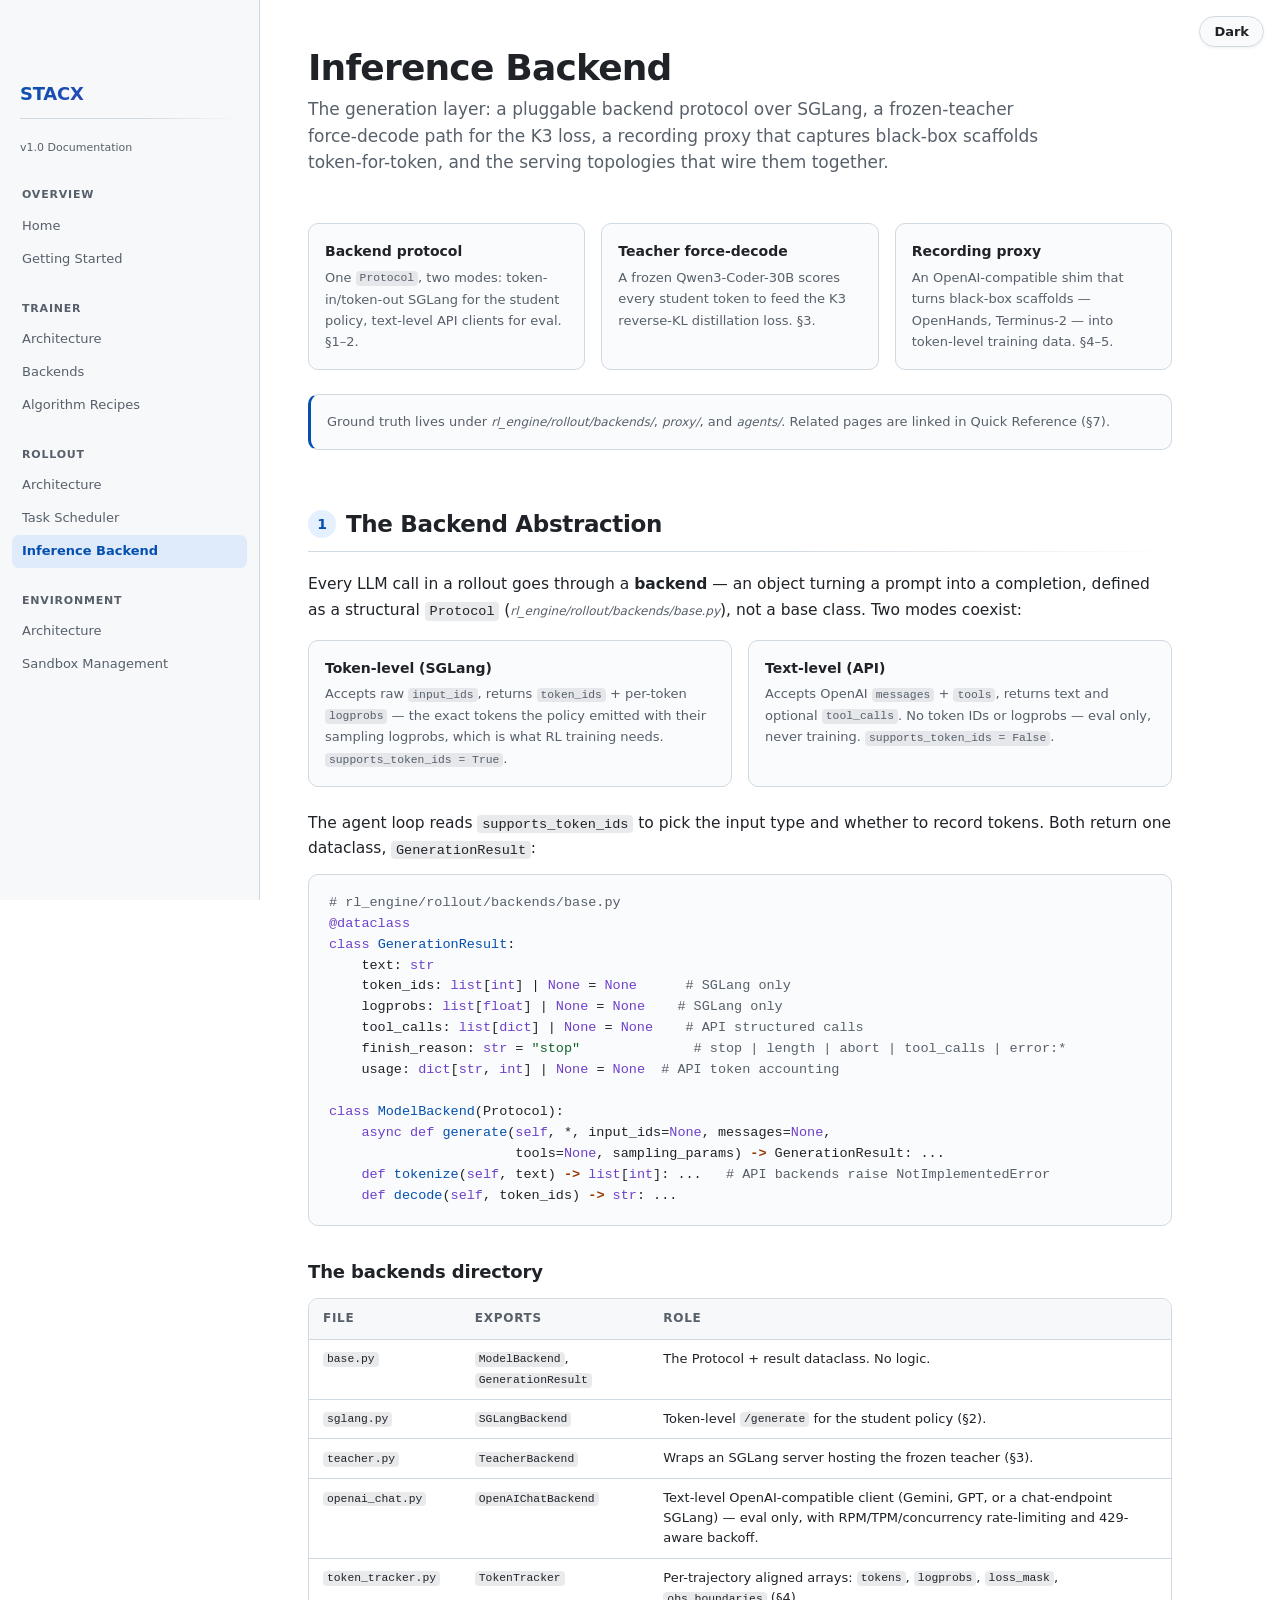
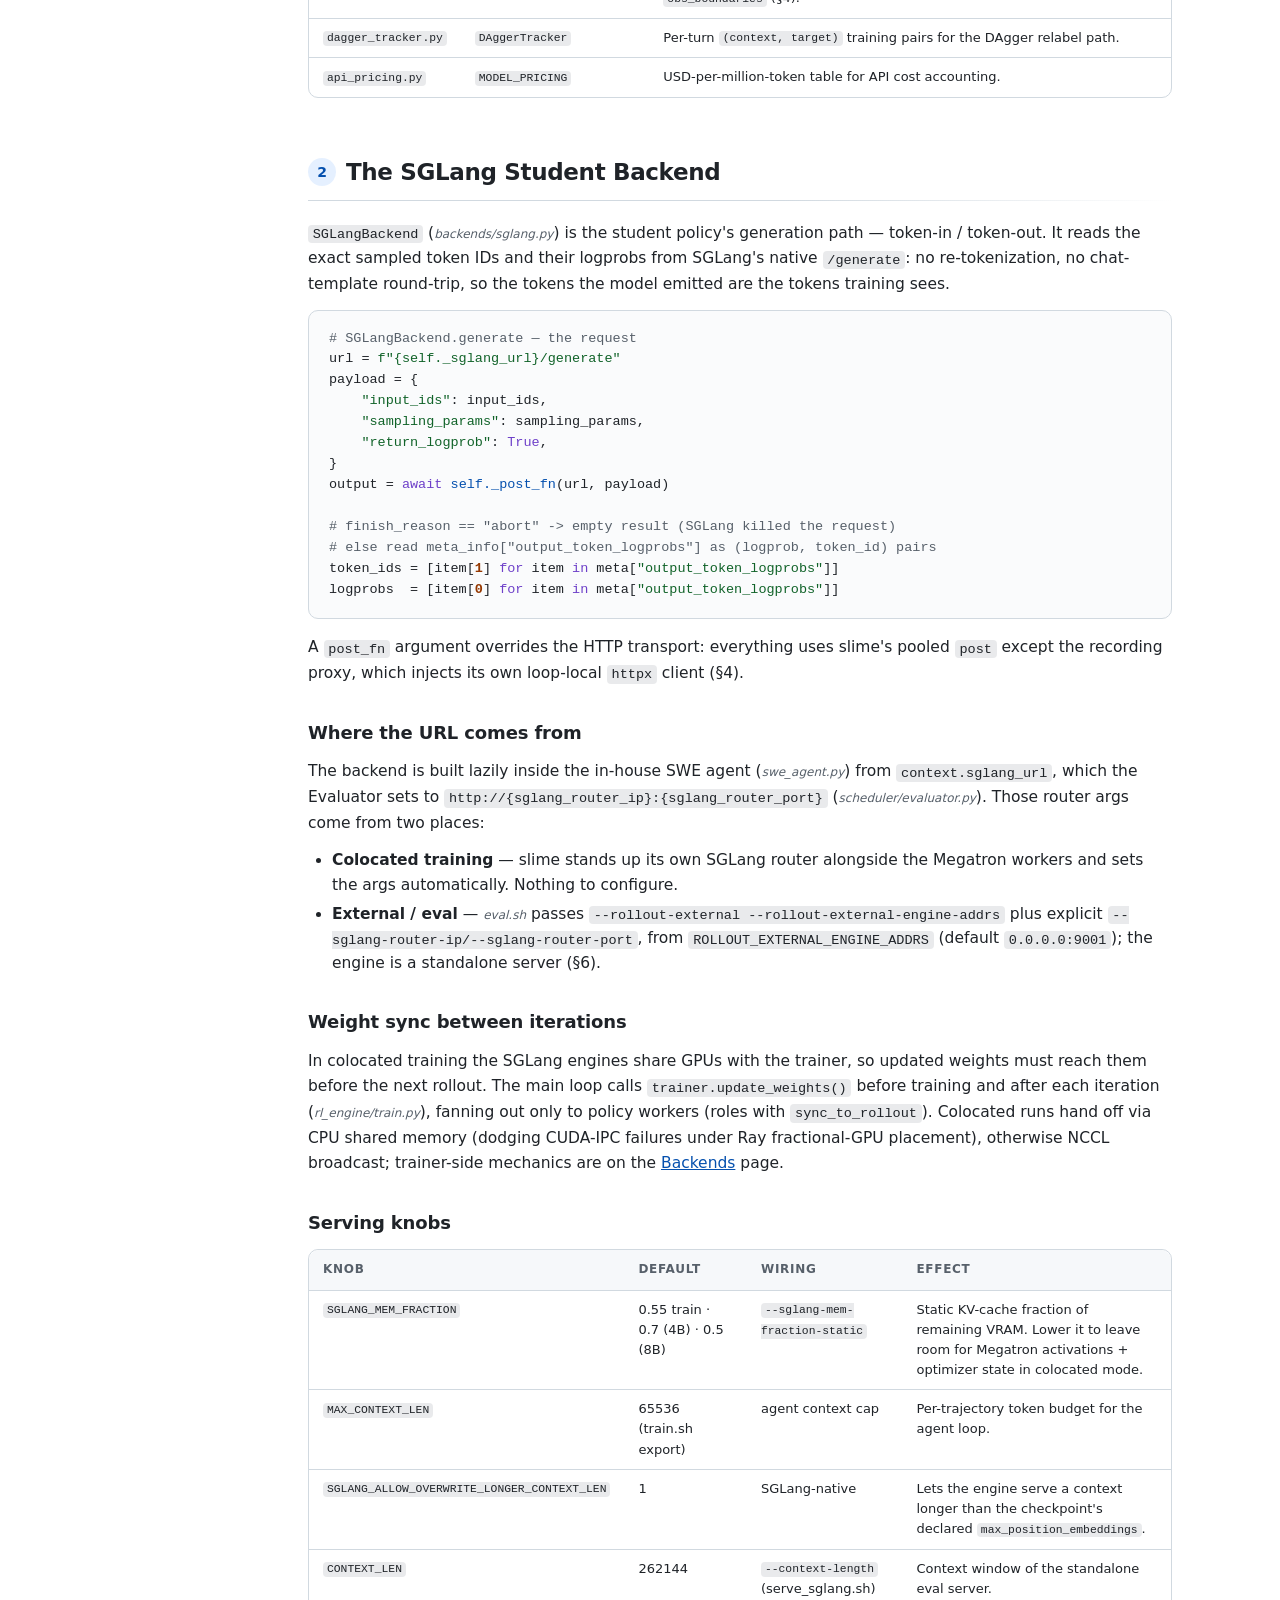
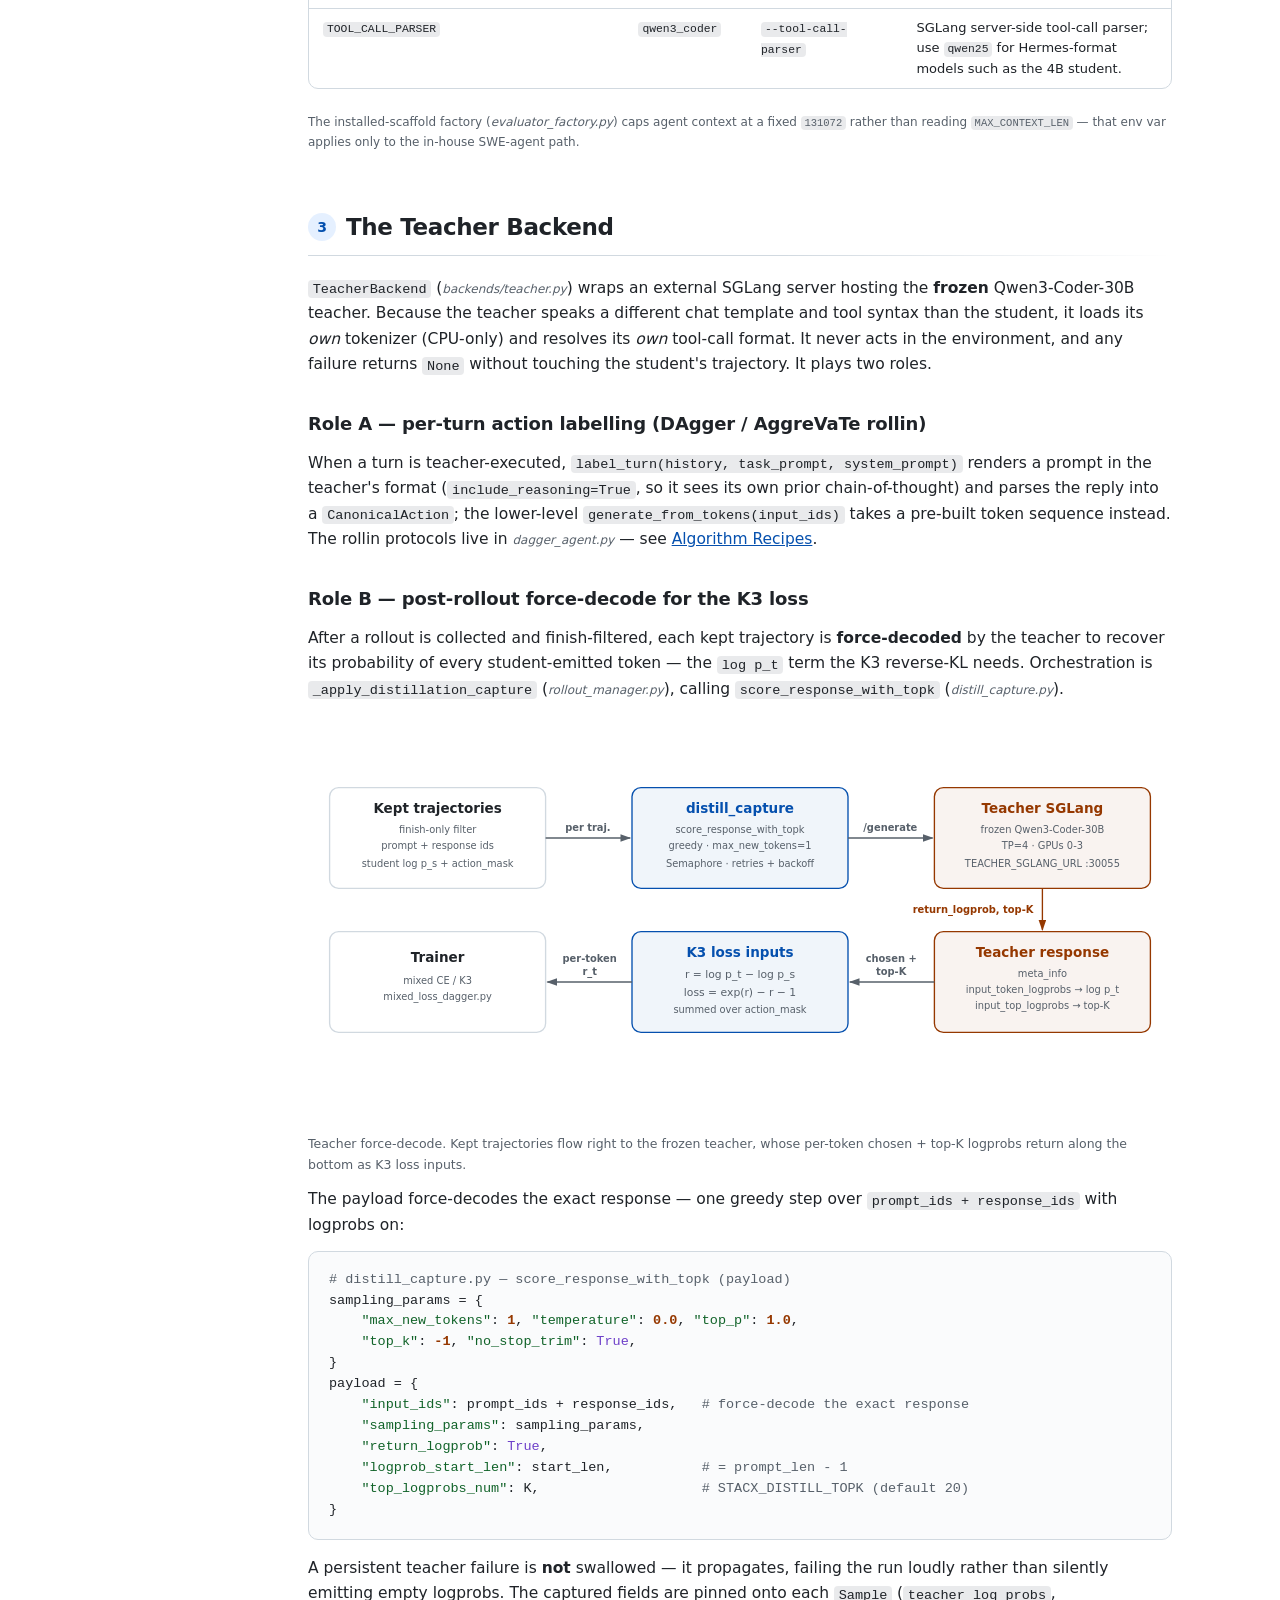
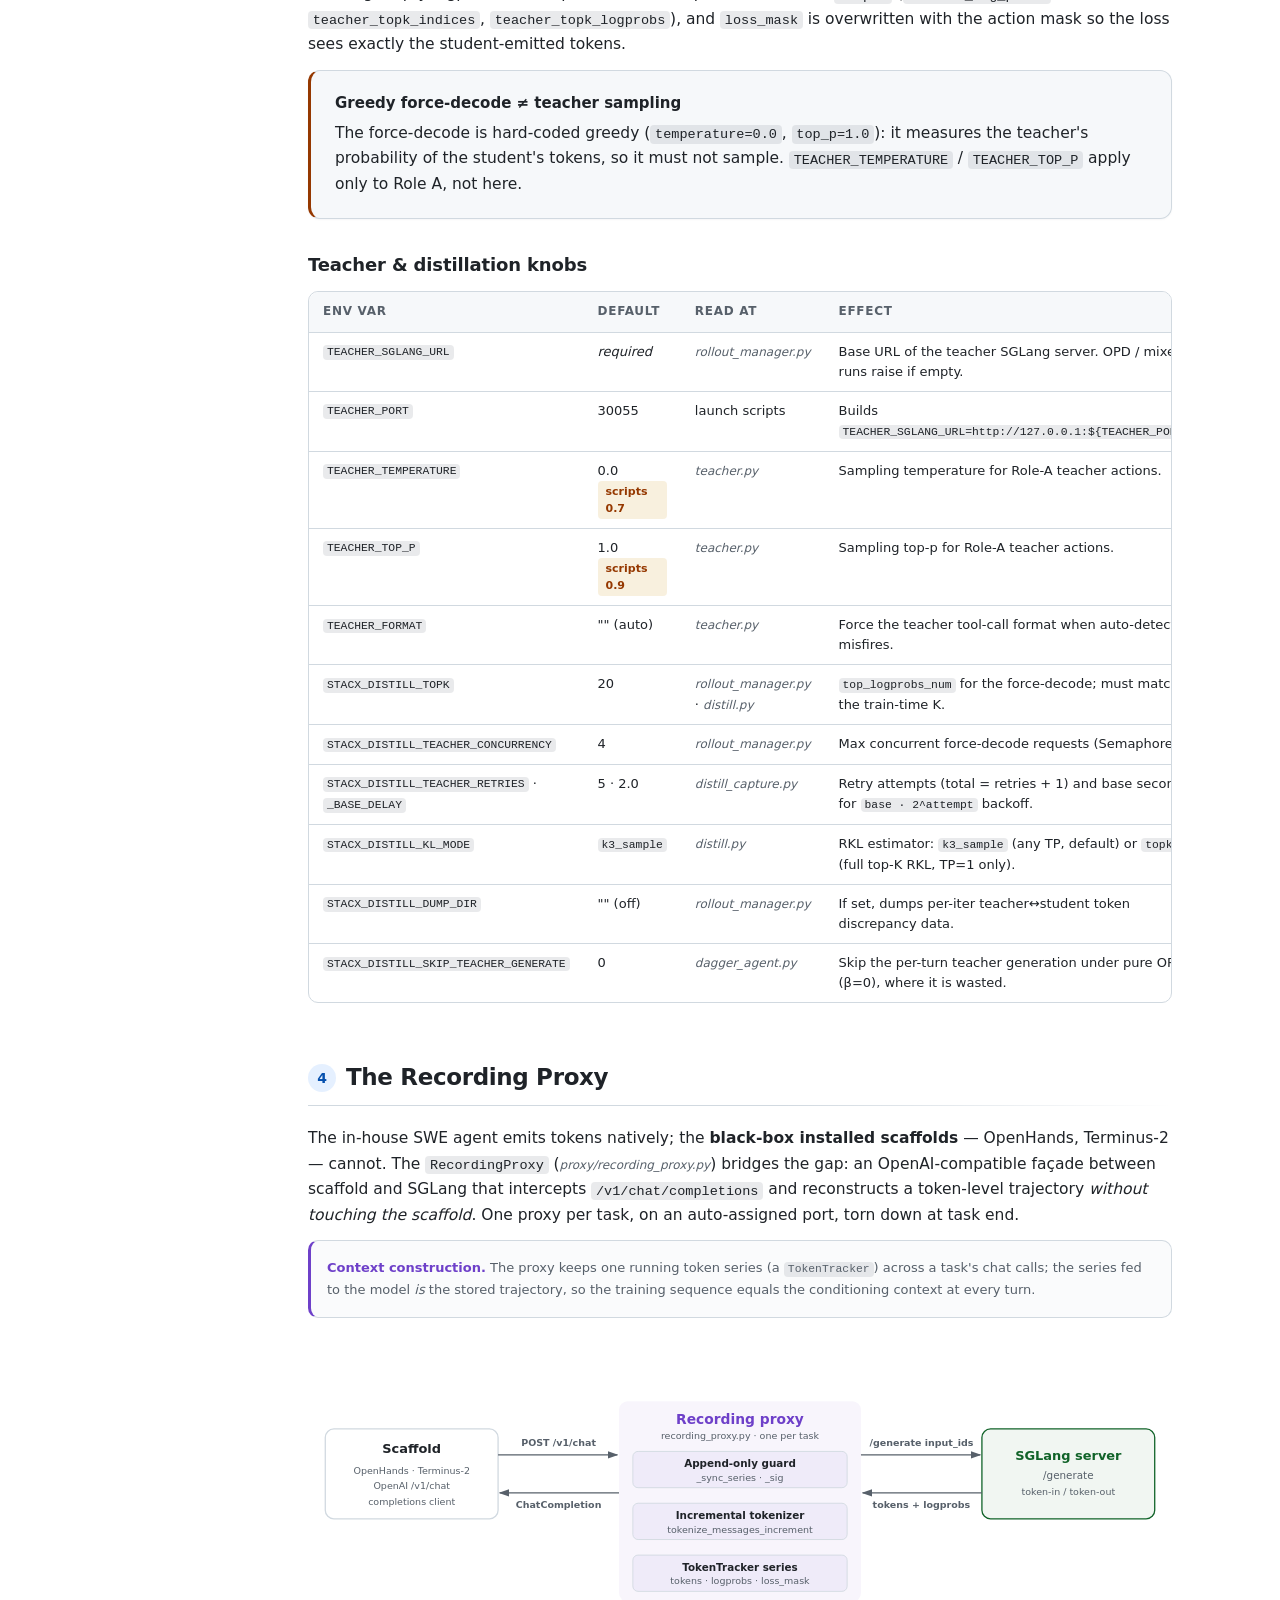
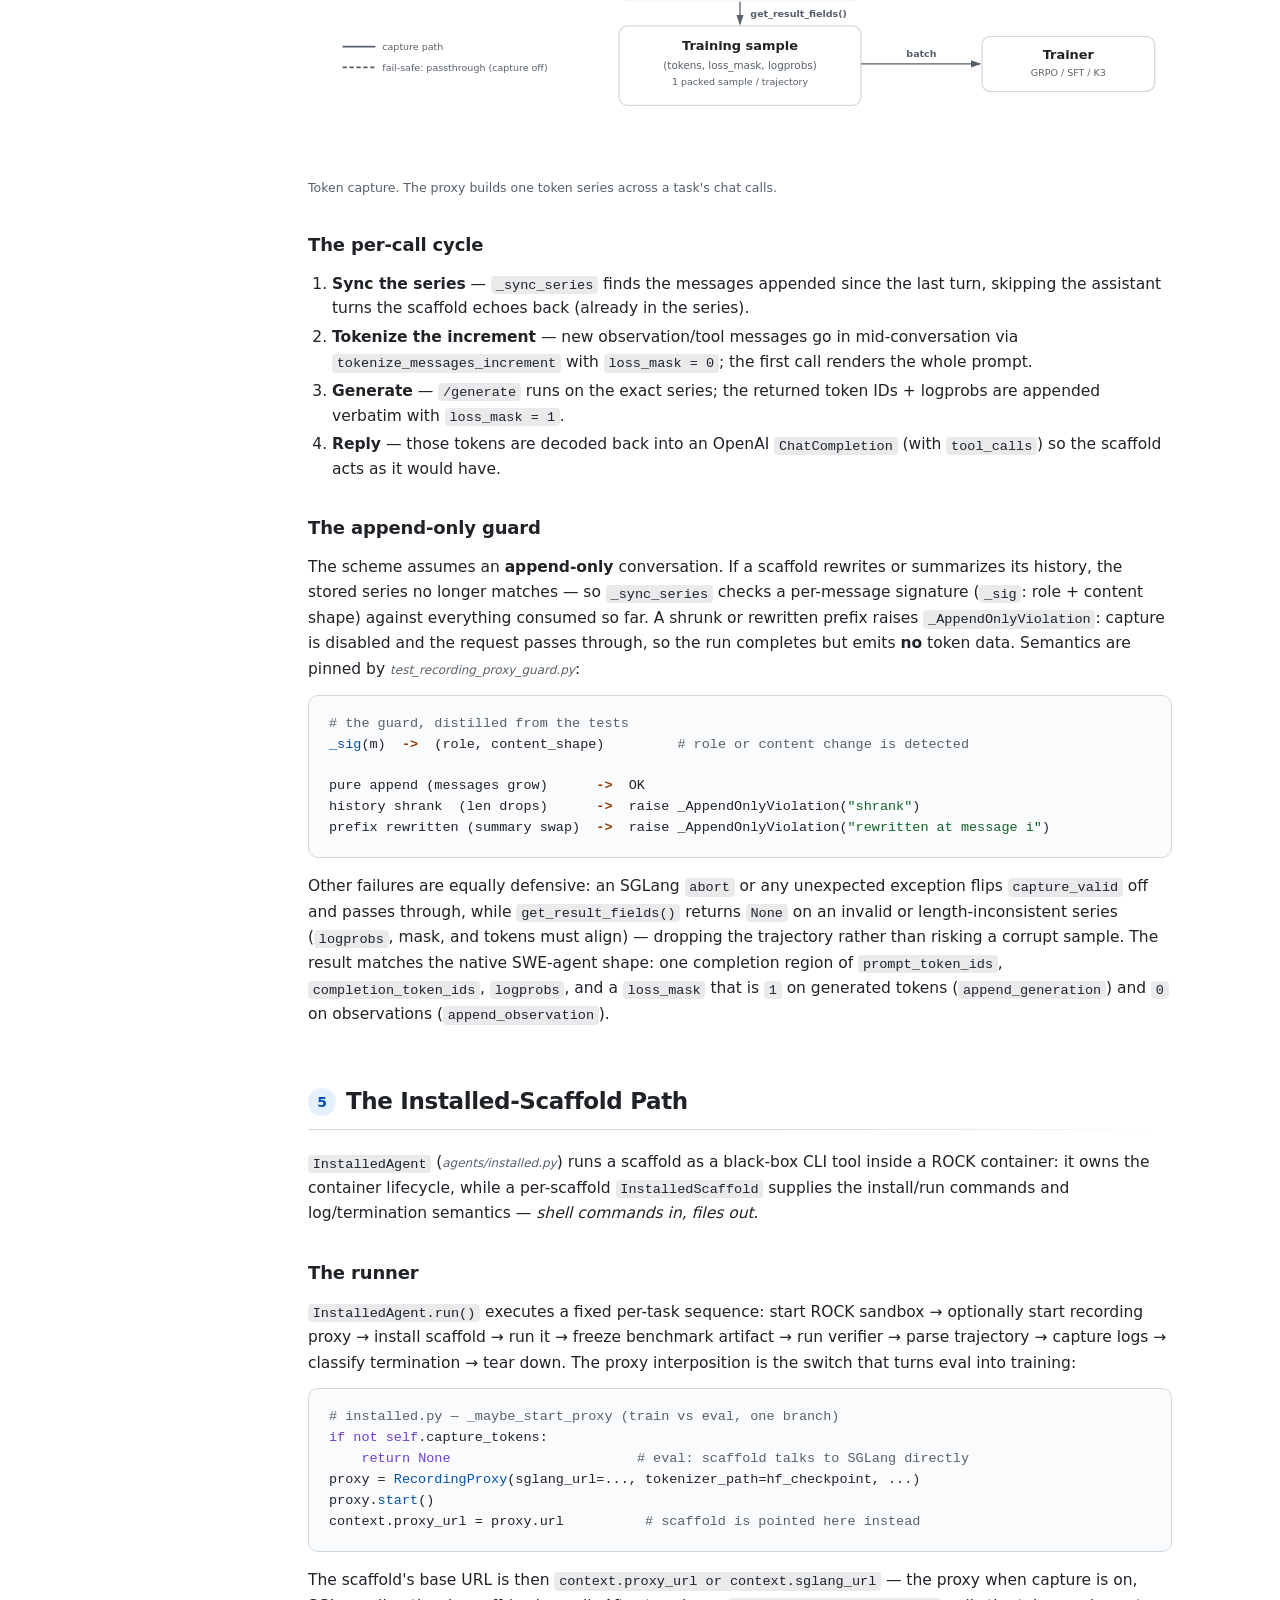
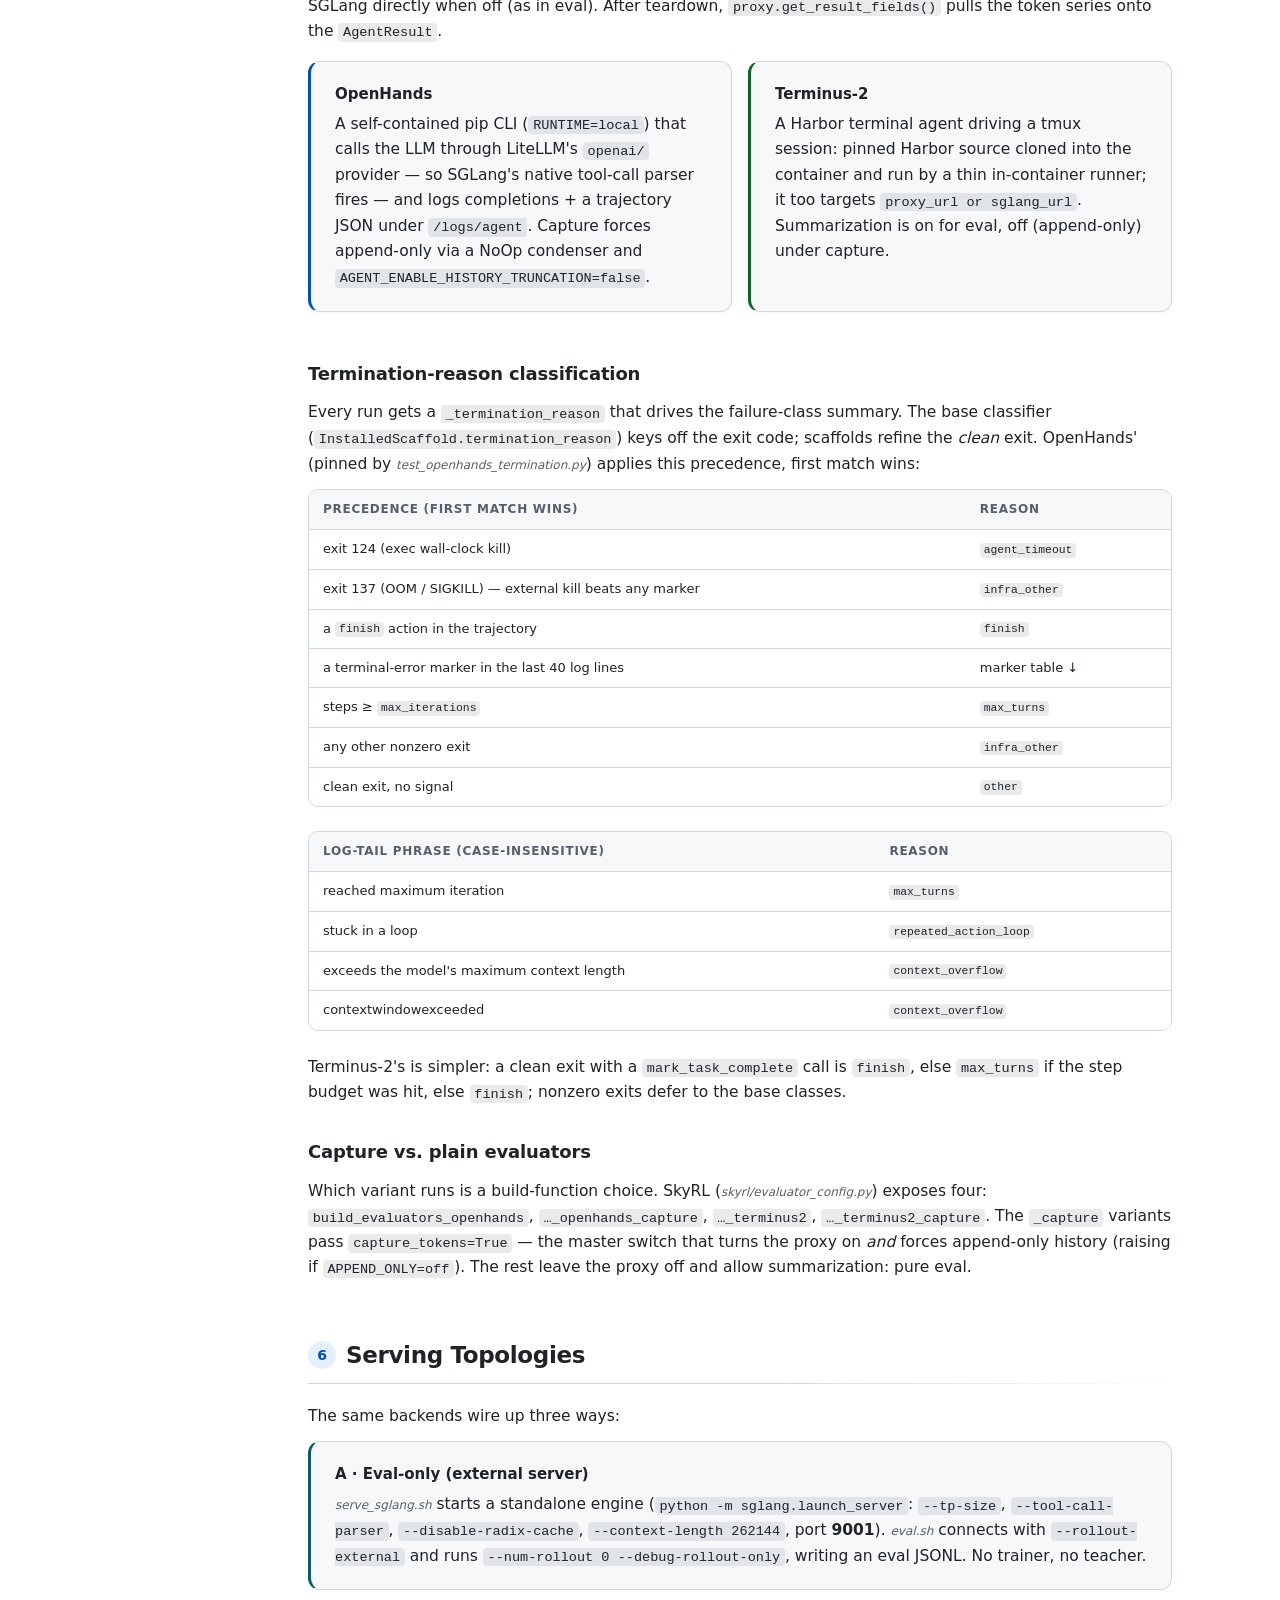
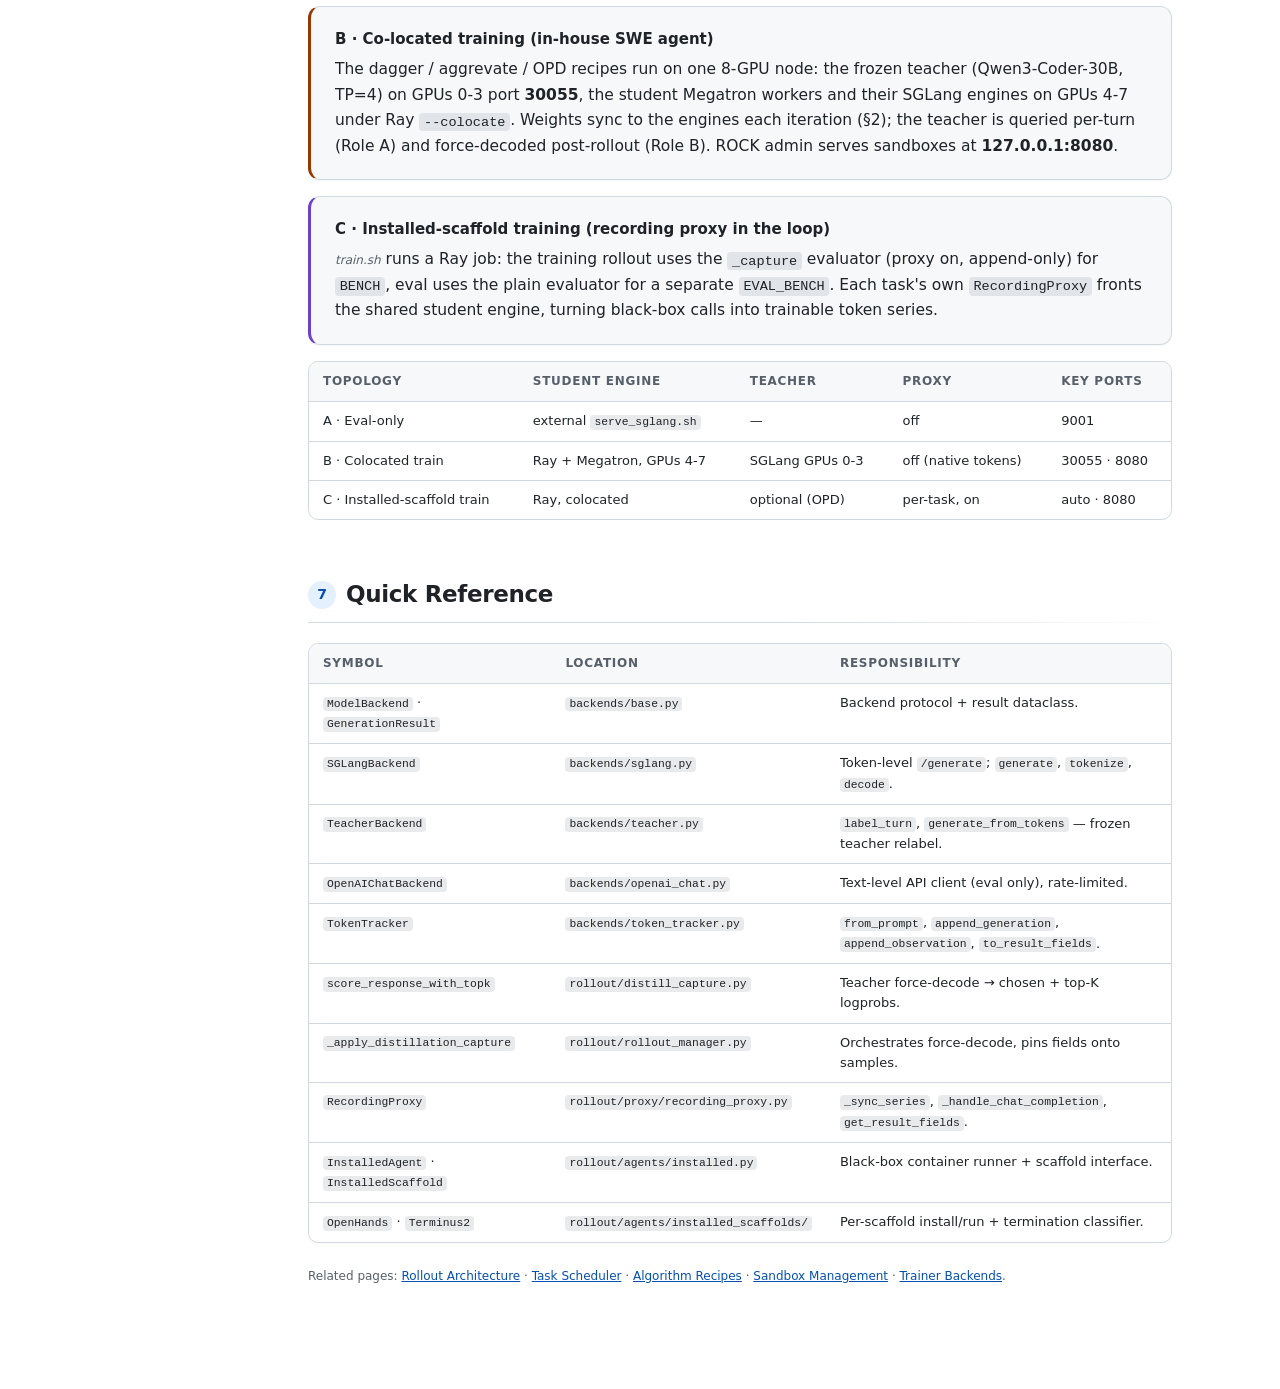
<file: docs/rollout-inference.html>
<!DOCTYPE html>
<html lang="en">
<head>
  <meta charset="UTF-8">
  <meta name="viewport" content="width=device-width, initial-scale=1.0">
  <title>Inference Backend — STACX Documentation</title>
  <style>
/* STACX Documentation — Shared Stylesheet
   Dark theme */

:root {
  --bg: #ffffff;
  --surface: #f6f8fa;
  --surface2: #eaeef2;
  --border: #d1d9e0;
  --text: #1f2328;
  --text-dim: #57606a;
  --accent-blue: #0550ae;
  --accent-green: #116329;
  --accent-orange: #953800;
  --accent-purple: #6e40c9;
  --accent-red: #cf222e;
  --accent-cyan: #0c5a6d;
  --nav-width: 260px;
}

[data-theme="dark"] {
  --bg: #0d1117;
  --surface: #161b22;
  --surface2: #1c2128;
  --border: #30363d;
  --text: #e6edf3;
  --text-dim: #8b949e;
  --accent-blue: #58a6ff;
  --accent-green: #3fb950;
  --accent-orange: #d29922;
  --accent-purple: #bc8cff;
  --accent-red: #f85149;
  --accent-cyan: #56d4dd;
}

* { margin: 0; padding: 0; box-sizing: border-box; }

body {
  background: var(--bg);
  color: var(--text);
  font-family: -apple-system, BlinkMacSystemFont, 'SF Pro Display', 'Segoe UI', system-ui, sans-serif;
  line-height: 1.6;
}

/* ── Navigation Sidebar ────────────────────────────────── */

.nav-sidebar {
  position: fixed;
  top: 0; left: 0;
  width: var(--nav-width);
  height: 100vh;
  background: var(--surface);
  border-right: 1px solid var(--border);
  padding: 24px 0;
  overflow-y: auto;
  z-index: 100;
}

.nav-logo {
  padding: 0 20px;
  margin-bottom: 24px;
}

.nav-logo h2 {
  font-size: 18px;
  font-weight: 700;
  background: linear-gradient(135deg, var(--accent-blue), var(--accent-purple));
  -webkit-background-clip: text;
  -webkit-text-fill-color: transparent;
  background-clip: text;
}

.nav-logo .version {
  font-size: 11px;
  color: var(--text-dim);
  margin-top: 2px;
}

.nav-section {
  padding: 0 12px;
  margin-bottom: 8px;
}

.nav-section-title {
  font-size: 11px;
  font-weight: 600;
  text-transform: uppercase;
  letter-spacing: 0.8px;
  color: var(--text-dim);
  padding: 8px 8px 4px 8px;
}

.nav-link {
  display: block;
  padding: 6px 12px;
  border-radius: 6px;
  color: var(--text-dim);
  text-decoration: none;
  font-size: 13px;
  transition: all 0.15s;
}

.nav-link:hover {
  background: var(--surface2);
  color: var(--text);
}

.nav-link.active {
  background: rgba(56, 139, 253, 0.12);
  color: var(--accent-blue);
  font-weight: 500;
}

.nav-link .placeholder-tag {
  font-size: 9px;
  padding: 1px 5px;
  border-radius: 3px;
  background: rgba(139, 148, 158, 0.15);
  color: var(--text-dim);
  margin-left: 6px;
  vertical-align: middle;
}

/* ── Main Content ──────────────────────────────────────── */

.main-content {
  margin-left: var(--nav-width);
  padding: 48px 48px 80px 48px;
  max-width: 960px;
}

h1 {
  font-size: 32px;
  font-weight: 700;
  margin-bottom: 8px;
  background: linear-gradient(135deg, var(--accent-blue), var(--accent-purple));
  -webkit-background-clip: text;
  -webkit-text-fill-color: transparent;
  background-clip: text;
}

.page-subtitle {
  color: var(--text-dim);
  font-size: 15px;
  margin-bottom: 40px;
}

h2 {
  font-size: 22px;
  font-weight: 600;
  margin: 48px 0 16px 0;
  padding-bottom: 8px;
  border-bottom: 1px solid var(--border);
  display: flex;
  align-items: center;
  gap: 10px;
}

h2 .num {
  display: inline-flex;
  align-items: center;
  justify-content: center;
  width: 28px;
  height: 28px;
  border-radius: 50%;
  background: var(--accent-blue);
  color: var(--bg);
  font-size: 14px;
  font-weight: 700;
  flex-shrink: 0;
}

h3 {
  font-size: 17px;
  font-weight: 600;
  margin: 28px 0 10px 0;
  color: var(--accent-blue);
}

h4 {
  font-size: 14px;
  font-weight: 600;
  margin: 16px 0 6px 0;
  color: var(--accent-green);
}

p { margin-bottom: 12px; font-size: 14px; }

ul, ol {
  margin: 8px 0 16px 24px;
  font-size: 14px;
}

li { margin-bottom: 4px; }

/* ── Cards ─────────────────────────────────────────────── */

.card {
  background: var(--surface);
  border: 1px solid var(--border);
  border-radius: 10px;
  padding: 20px 24px;
  margin-bottom: 16px;
}

.card.blue   { border-left: 3px solid var(--accent-blue); }
.card.green  { border-left: 3px solid var(--accent-green); }
.card.orange { border-left: 3px solid var(--accent-orange); }
.card.purple { border-left: 3px solid var(--accent-purple); }
.card.red    { border-left: 3px solid var(--accent-red); }
.card.cyan   { border-left: 3px solid var(--accent-cyan); }

.card h4 { margin-top: 0; }
.card p:last-child { margin-bottom: 0; }

/* ── Callout Grid ──────────────────────────────────────── */

.callout-grid {
  display: grid;
  grid-template-columns: repeat(auto-fit, minmax(260px, 1fr));
  gap: 16px;
  margin: 16px 0 24px 0;
}

.callout {
  background: var(--surface2);
  border: 1px solid var(--border);
  border-radius: 8px;
  padding: 16px;
}

.callout h4 {
  font-size: 14px;
  font-weight: 600;
  margin: 0 0 4px 0;
}

.callout p {
  font-size: 13px;
  color: var(--text-dim);
  margin: 0;
}

/* ── Code ──────────────────────────────────────────────── */

code {
  font-family: 'SF Mono', 'Fira Code', 'Consolas', monospace;
  font-size: 12px;
  background: rgba(110, 118, 129, 0.15);
  padding: 2px 6px;
  border-radius: 4px;
}

pre {
  background: var(--surface2);
  border: 1px solid var(--border);
  border-radius: 8px;
  padding: 16px 20px;
  overflow-x: auto;
  font-family: 'SF Mono', 'Fira Code', 'Consolas', monospace;
  font-size: 12px;
  line-height: 1.6;
  margin: 10px 0 16px 0;
  color: var(--text);
}

pre code {
  background: none;
  padding: 0;
  font-size: inherit;
}

.code-ref {
  font-family: 'SF Mono', 'Fira Code', monospace;
  font-size: 12px;
  color: var(--accent-orange);
  background: rgba(210, 153, 34, 0.1);
  padding: 2px 6px;
  border-radius: 4px;
}

.file-ref {
  color: var(--text-dim);
  font-size: 12px;
  font-style: italic;
}

/* syntax coloring in pre blocks */
.kw { color: var(--accent-purple); }
.fn { color: var(--accent-blue); }
.cm { color: var(--text-dim); }
.st { color: var(--accent-green); }
.ar { color: var(--accent-orange); font-weight: 600; }

/* ── Tables ────────────────────────────────────────────── */

table {
  width: 100%;
  border-collapse: collapse;
  margin: 12px 0 24px 0;
  font-size: 13px;
}

th {
  text-align: left;
  padding: 10px 12px;
  border-bottom: 2px solid var(--border);
  color: var(--accent-blue);
  font-weight: 600;
}

td {
  padding: 8px 12px;
  border-bottom: 1px solid var(--border);
}

tr:hover td {
  background: rgba(56, 139, 253, 0.04);
}

/* ── Flow Diagrams ─────────────────────────────────────── */

.diagram {
  background: var(--surface);
  border: 1px solid var(--border);
  border-radius: 10px;
  padding: 24px;
  margin: 16px 0;
  overflow-x: auto;
}

.diagram pre {
  background: none;
  border: none;
  padding: 0;
  margin: 0;
  color: var(--text-dim);
}

/* ── Tags / Badges ─────────────────────────────────────── */

.tag {
  display: inline-block;
  padding: 2px 8px;
  border-radius: 4px;
  font-size: 11px;
  font-weight: 600;
}

.tag-blue   { background: rgba(56, 139, 253, 0.15); color: var(--accent-blue); }
.tag-green  { background: rgba(63, 185, 80, 0.15); color: var(--accent-green); }
.tag-orange { background: rgba(210, 153, 34, 0.15); color: var(--accent-orange); }
.tag-purple { background: rgba(188, 140, 255, 0.15); color: var(--accent-purple); }
.tag-red    { background: rgba(248, 81, 73, 0.15); color: var(--accent-red); }

/* ── Feature Grid ──────────────────────────────────────── */

.feature-grid {
  display: grid;
  grid-template-columns: repeat(auto-fit, minmax(200px, 1fr));
  gap: 12px;
  margin: 16px 0 24px 0;
}

.feature-item {
  background: var(--surface);
  border: 1px solid var(--border);
  border-radius: 8px;
  padding: 16px;
}

.feature-item h4 {
  margin: 0 0 4px 0;
  font-size: 13px;
}

.feature-item p {
  font-size: 12px;
  color: var(--text-dim);
  margin: 0;
}

/* ── SVG Diagram ───────────────────────────────────────── */

.svg-diagram {
  background: var(--surface);
  border: 1px solid var(--border);
  border-radius: 10px;
  padding: 24px;
  margin: 16px 0 24px 0;
  overflow-x: auto;
  text-align: center;
}

.svg-diagram svg {
  max-width: 100%;
  height: auto;
}

/* ── Comparison Grid ───────────────────────────────────── */

.comparison-grid {
  display: grid;
  grid-template-columns: 1fr 1fr;
  gap: 16px;
  margin: 16px 0 24px 0;
}

/* ── Responsive ────────────────────────────────────────── */

@media (max-width: 900px) {
  .nav-sidebar { display: none; }
  .main-content { margin-left: 0; padding: 24px; }
  .comparison-grid { grid-template-columns: 1fr; }
}

.theme-toggle {
  position: fixed;
  top: 16px;
  right: 16px;
  z-index: 200;
  background: var(--surface);
  border: 1px solid var(--border);
  border-radius: 8px;
  padding: 6px 12px;
  color: var(--text);
  font-size: 13px;
  cursor: pointer;
  transition: all 0.2s;
  font-family: inherit;
}
.theme-toggle:hover {
  background: var(--surface2);
  border-color: var(--accent-blue);
}

/* page-local */
.fig-caption {
  text-align: center;
  font-size: 12px;
  color: var(--text-dim);
  font-style: italic;
  margin: -8px auto 22px auto;
  max-width: 620px;
}
.stack-note {
  font-size: 12px;
  color: var(--text-dim);
  margin: 8px 0 18px 0;
}
  /* shared: readable content links in both themes */
.main-content a, .main-content a code { color: var(--accent-blue); }
.main-content a:hover { color: var(--accent-cyan); }

/* ── Refinement layer: typography, response, materials ── */

html { scroll-behavior: smooth; scroll-padding-top: 24px; }

body {
  -webkit-font-smoothing: antialiased;
  text-rendering: optimizeLegibility;
  font-optical-sizing: auto;
}

::selection { background: rgba(56, 139, 253, 0.22); }

/* Type — size-specific tracking and leading */
h1 {
  background: none;
  -webkit-text-fill-color: var(--text);
  color: var(--text);
  letter-spacing: -0.022em;
  line-height: 1.15;
  text-wrap: balance;
}
h2 { letter-spacing: -0.015em; text-wrap: balance; }
h3 { letter-spacing: -0.008em; }
p { font-size: 14.5px; line-height: 1.65; }
ul, ol { font-size: 14.5px; }
li { line-height: 1.6; }
.page-subtitle { font-size: 16px; text-wrap: pretty; }

/* Quieter chrome — tint instead of fill, neutral table headers */
h2 .num {
  background: rgba(56, 139, 253, 0.13);
  color: var(--accent-blue);
  font-weight: 650;
}
th {
  color: var(--text-dim);
  font-size: 12px;
  text-transform: uppercase;
  letter-spacing: 0.06em;
}
table { font-variant-numeric: tabular-nums; }

/* Gentle depth on resting surfaces */
.card, .diagram, .comparison-col { box-shadow: 0 1px 2px rgba(16, 24, 40, 0.04); }

/* Response — feedback on press, not just hover */
.nav-link, .theme-toggle, .hero-card, .view-toggle-btn {
  transition: background 0.15s ease-out, color 0.15s ease-out,
              border-color 0.15s ease-out, transform 0.15s ease-out;
}
.nav-link:active, .view-toggle-btn:active { transform: scale(0.98); transition-duration: 0.05s; }
.theme-toggle:active { transform: scale(0.96); transition-duration: 0.05s; }
.hero-card:active { transform: translateY(0) scale(0.99); transition-duration: 0.05s; }
.main-content a:active { opacity: 0.65; }

:focus-visible { outline: 2px solid var(--accent-blue); outline-offset: 2px; border-radius: 4px; }

.nav-sidebar { scrollbar-width: thin; }

/* Floating chrome reads as material — content scrolls beneath it */
.theme-toggle {
  background: color-mix(in srgb, var(--surface) 72%, transparent);
  backdrop-filter: blur(12px) saturate(180%);
  -webkit-backdrop-filter: blur(12px) saturate(180%);
  box-shadow: 0 1px 3px rgba(16, 24, 40, 0.07);
}

@media (prefers-reduced-motion: reduce) {
  html { scroll-behavior: auto; }
  *, *::before, *::after { transition-duration: 0.01ms !important; animation: none !important; }
}
@media (prefers-reduced-transparency: reduce) {
  .theme-toggle {
    background: var(--surface);
    backdrop-filter: none;
    -webkit-backdrop-filter: none;
  }
}

/* ── Refinement layer v2: beauty pass ── */

/* Sidebar — calmer rhythm, tactile links */
.nav-sidebar { padding: 20px 0 28px; }
.nav-sidebar::-webkit-scrollbar { width: 8px; }
.nav-sidebar::-webkit-scrollbar-thumb { background: var(--border); border-radius: 4px; }
.nav-logo { padding: 4px 20px 0; margin-bottom: 20px; }
.nav-section { margin-bottom: 14px; }
.nav-section-title { padding: 10px 10px 6px; }
.nav-link { padding: 6px 10px; border-radius: 7px; }
.nav-link.active { font-weight: 600; }

/* Section rules — the divider fades out instead of cutting across */
h2 { border-bottom: none; padding-bottom: 10px; position: relative; margin-top: 52px; }
h2::after {
  content: ""; position: absolute; left: 0; right: 0; bottom: 0; height: 1px;
  background: linear-gradient(90deg, var(--border) 55%, transparent);
}

/* Surfaces — rounder, softer */
.card, .diagram, .comparison-col { border-radius: 12px; }
pre, .callout { border-radius: 10px; }

/* Tables — enclosed, rounded, quiet */
table {
  border-collapse: separate; border-spacing: 0;
  border: 1px solid var(--border); border-radius: 10px; overflow: hidden;
}
th { background: var(--surface); border-bottom: 1px solid var(--border); padding: 10px 14px; }
td { padding: 9px 14px; }
tr:last-child td { border-bottom: none; }
th:first-child { border-top-left-radius: 9px; }
th:last-child { border-top-right-radius: 9px; }
tr:last-child td:first-child { border-bottom-left-radius: 9px; }
tr:last-child td:last-child { border-bottom-right-radius: 9px; }

/* Floating toggle as a pill */
.theme-toggle { border-radius: 999px; padding: 7px 14px; font-weight: 600; }

/* Landing hero — faint atmospheric wash, icon chips, deeper card lift */
.hero { position: relative; }
.hero::before {
  content: ""; position: absolute; inset: -48px -80px 0; z-index: -1; pointer-events: none;
  background:
    radial-gradient(55% 45% at 50% 0%, rgba(56, 139, 253, 0.07), transparent 70%),
    radial-gradient(35% 35% at 82% 12%, rgba(188, 140, 255, 0.05), transparent 70%);
}
.hero h1 { font-size: 54px; letter-spacing: -0.03em; }
.hero .tagline { font-size: 19px; text-wrap: pretty; }
.hero-card {
  border-radius: 14px; padding: 26px 24px;
  box-shadow: 0 1px 2px rgba(16, 24, 40, 0.04);
}
.hero-card:hover {
  transform: translateY(-3px);
  box-shadow: 0 10px 28px rgba(16, 24, 40, 0.08);
}
.hero-card .icon {
  width: 46px; height: 46px; display: inline-grid; place-items: center;
  background: var(--surface2); border-radius: 12px;
  font-size: 22px; margin-bottom: 14px;
}

/* ── Refinement v3: professional pass (external design review) ── */

html { color-scheme: light; }
[data-theme="dark"] { color-scheme: dark; }

/* Type scale — larger, less compressed */
body { font-size: 15.5px; }
p, ul, ol { font-size: inherit; }
h1 { font-size: 36px; line-height: 1.12; }
h2 { font-size: 23px; margin: 56px 0 20px; }
h3 { font-size: 18px; margin: 32px 0 12px; }
h4 { font-size: 15px; }
.page-subtitle { font-size: 17px; line-height: 1.55; max-width: 70ch; margin-bottom: 48px; }

/* One accent — headings are neutral ink */
h3, h4 { color: var(--text); }

/* Code — relative inline sizing, comfortable blocks */
code { font-size: 0.875em; padding: 0.12em 0.35em; border-radius: 4px; }
pre { font-size: 13.5px; line-height: 1.55; padding: 18px 20px; tab-size: 2; }
pre code { font-size: inherit; padding: 0; }

/* Tables scroll instead of squeezing */
.table-scroll { overflow-x: auto; margin: 12px 0 24px; border: 1px solid var(--border); border-radius: 10px; }
.table-scroll table { min-width: 640px; margin: 0; border: 0; }
td { vertical-align: top; line-height: 1.55; }

/* Diagrams — legible labels, editorial captions */
.diagram svg, .arch-diagram svg { display: block; width: 100%; height: auto; }
.diagram svg text[font-size="9"], .diagram svg text[font-size="10"],
.arch-diagram svg text[font-size="9"], .arch-diagram svg text[font-size="10"] { font-size: 11px; }
.fig-caption { font-style: normal; text-align: left; font-size: 12.5px; margin: 10px 0 12px; max-width: none; }

/* Landing hero actions + icon chips */
.hero-actions { display: flex; justify-content: center; gap: 10px; margin: 26px 0 8px; }
.main-content a.button-primary, .main-content a.button-secondary {
  display: inline-flex; align-items: center; gap: 7px;
  padding: 9px 16px; border-radius: 8px; font-size: 14px; font-weight: 600; text-decoration: none;
  transition: background 0.15s ease-out, border-color 0.15s ease-out,
              filter 0.15s ease-out, transform 0.15s ease-out;
}
.main-content a.button-primary { background: var(--accent-blue); color: #fff; }
.main-content a.button-primary:hover { filter: brightness(1.1); color: #fff; }
.main-content a.button-secondary { border: 1px solid var(--border); background: var(--surface); color: var(--text); }
.main-content a.button-secondary:hover { border-color: var(--accent-blue); color: var(--text); }
.main-content a.button-primary:active, .main-content a.button-secondary:active { transform: scale(0.97); }
.hero-card .icon svg { width: 22px; height: 22px; color: var(--accent-blue); }

/* Mobile navigation — header + slide-in sidebar */
.mobile-header { display: none; }
@media (max-width: 900px) {
  .mobile-header {
    display: flex; position: sticky; top: 0; z-index: 220; height: 52px;
    align-items: center; justify-content: space-between; padding: 0 16px;
    background: var(--bg);
    background: color-mix(in srgb, var(--bg) 88%, transparent);
    backdrop-filter: blur(12px); -webkit-backdrop-filter: blur(12px);
    border-bottom: 1px solid var(--border);
  }
  .mobile-header .mh-brand { font-weight: 700; font-size: 16px; color: var(--text); text-decoration: none; }
  .nav-toggle {
    background: var(--surface); border: 1px solid var(--border); border-radius: 8px;
    padding: 6px 14px; font: inherit; font-size: 13.5px; font-weight: 600;
    color: var(--text); cursor: pointer;
  }
  .nav-sidebar {
    display: block; z-index: 240; transform: translateX(-100%);
    transition: transform 200ms cubic-bezier(0.23, 1, 0.32, 1);
    box-shadow: 0 12px 40px rgba(0, 0, 0, 0.18);
  }
  .nav-sidebar[data-open="true"] { transform: none; }
  .mobile-header ~ .theme-toggle { top: 62px; }
}
@media (prefers-reduced-motion: reduce) {
  .nav-sidebar { transition: none; }
}

/* ── Coding font + chromeless figures ── */
code, pre, .code-ref {
  font-family: ui-monospace, "SF Mono", Menlo, "JetBrains Mono", "Fira Code", Consolas, monospace;
}
.diagram, .arch-diagram { background: none; border: none; box-shadow: none; padding: 12px 0; }

/* ── Lighter surfaces for code blocks and callouts ── */
pre, .callout {
  background: var(--surface);
  background: color-mix(in srgb, var(--surface) 55%, var(--bg));
}

/* svg-diagram wrappers: chromeless like .diagram */
.svg-diagram { background: none; border: none; box-shadow: none; padding: 12px 0; }
</style>
<script>try{if(localStorage.getItem('stacx-theme')==='dark')document.documentElement.setAttribute('data-theme','dark');}catch(e){}</script>
</head>
<body>
<header class="mobile-header"><a class="mh-brand" href="index.html">STACX</a><button class="nav-toggle" type="button" aria-controls="docsNav" aria-expanded="false">Menu</button></header>
  <div class="layout">
    <nav class="nav-sidebar" id="docsNav">
      <div class="nav-logo">
        <h2>STACX</h2>
        <div class="version">v1.0 Documentation</div>
      </div>
      <div class="nav-section">
        <div class="nav-section-title">Overview</div>
        <a href="index.html" class="nav-link">Home</a>
        <a href="getting-started.html" class="nav-link">Getting Started</a>
      </div>
      <div class="nav-section">
        <div class="nav-section-title">Trainer</div>
        <a href="architecture.html" class="nav-link">Architecture</a>
        <a href="backends.html" class="nav-link">Backends</a>
        <a href="recipes.html" class="nav-link">Algorithm Recipes</a>
      </div>
      <div class="nav-section">
        <div class="nav-section-title">Rollout</div>
        <a href="rollout.html" class="nav-link">Architecture</a>
        <a href="rollout-scheduler.html" class="nav-link">Task Scheduler</a>
        <a href="rollout-inference.html" class="nav-link active">Inference Backend</a>
      </div>
      <div class="nav-section">
        <div class="nav-section-title">Environment</div>
        <a href="environment.html" class="nav-link">Architecture</a>
        <a href="env-sandbox.html" class="nav-link">Sandbox Management</a>
      </div>
    </nav>

    <div class="main-content">
      <div class="page-header">
        <h1>Inference Backend</h1>
        <p class="page-subtitle">The generation layer: a pluggable backend protocol over SGLang, a frozen-teacher force-decode path for the K3 loss, a recording proxy that captures black-box scaffolds token-for-token, and the serving topologies that wire them together.</p>
      </div>

      <div class="callout-grid">
        <div class="callout">
          <h4>Backend protocol</h4>
          <p>One <code>Protocol</code>, two modes: token-in/token-out SGLang for the student policy, text-level API clients for eval. §1–2.</p>
        </div>
        <div class="callout">
          <h4>Teacher force-decode</h4>
          <p>A frozen Qwen3-Coder-30B scores every student token to feed the K3 reverse-KL distillation loss. §3.</p>
        </div>
        <div class="callout">
          <h4>Recording proxy</h4>
          <p>An OpenAI-compatible shim that turns black-box scaffolds — OpenHands, Terminus-2 — into token-level training data. §4–5.</p>
        </div>
      </div>

      <div class="callout" style="border-left:3px solid var(--accent-blue); margin-bottom:24px;">
        <p style="margin:0; color:var(--text-dim); font-size:13px;">Ground truth lives under <span class="file-ref">rl_engine/rollout/backends/</span>, <span class="file-ref">proxy/</span>, and <span class="file-ref">agents/</span>. Related pages are linked in Quick Reference (§7).</p>
      </div>

      <!-- ── Section 1: Backend abstraction ── -->
      <section>
        <h2><span class="num">1</span> The Backend Abstraction</h2>
        <p>Every LLM call in a rollout goes through a <strong>backend</strong> — an object turning a prompt into a completion, defined as a structural <code>Protocol</code> (<span class="file-ref">rl_engine/rollout/backends/base.py</span>), not a base class. Two modes coexist:</p>

        <div class="callout-grid">
          <div class="callout">
            <h4>Token-level (SGLang)</h4>
            <p>Accepts raw <code>input_ids</code>, returns <code>token_ids</code> + per-token <code>logprobs</code> — the exact tokens the policy emitted with their sampling logprobs, which is what RL training needs. <code>supports_token_ids = True</code>.</p>
          </div>
          <div class="callout">
            <h4>Text-level (API)</h4>
            <p>Accepts OpenAI <code>messages</code> + <code>tools</code>, returns text and optional <code>tool_calls</code>. No token IDs or logprobs — eval only, never training. <code>supports_token_ids = False</code>.</p>
          </div>
        </div>

        <p>The agent loop reads <code>supports_token_ids</code> to pick the input type and whether to record tokens. Both return one dataclass, <code>GenerationResult</code>:</p>

        <pre><code><span class="cm"># rl_engine/rollout/backends/base.py</span>
<span class="kw">@dataclass</span>
<span class="kw">class</span> <span class="fn">GenerationResult</span>:
    text: <span class="kw">str</span>
    token_ids: <span class="kw">list</span>[<span class="kw">int</span>] | <span class="kw">None</span> = <span class="kw">None</span>      <span class="cm"># SGLang only</span>
    logprobs: <span class="kw">list</span>[<span class="kw">float</span>] | <span class="kw">None</span> = <span class="kw">None</span>    <span class="cm"># SGLang only</span>
    tool_calls: <span class="kw">list</span>[<span class="kw">dict</span>] | <span class="kw">None</span> = <span class="kw">None</span>    <span class="cm"># API structured calls</span>
    finish_reason: <span class="kw">str</span> = <span class="st">"stop"</span>              <span class="cm"># stop | length | abort | tool_calls | error:*</span>
    usage: <span class="kw">dict</span>[<span class="kw">str</span>, <span class="kw">int</span>] | <span class="kw">None</span> = <span class="kw">None</span>  <span class="cm"># API token accounting</span>

<span class="kw">class</span> <span class="fn">ModelBackend</span>(Protocol):
    <span class="kw">async def</span> <span class="fn">generate</span>(<span class="kw">self</span>, *, input_ids=<span class="kw">None</span>, messages=<span class="kw">None</span>,
                       tools=<span class="kw">None</span>, sampling_params) <span class="ar">-&gt;</span> GenerationResult: ...
    <span class="kw">def</span> <span class="fn">tokenize</span>(<span class="kw">self</span>, text) <span class="ar">-&gt;</span> <span class="kw">list</span>[<span class="kw">int</span>]: ...   <span class="cm"># API backends raise NotImplementedError</span>
    <span class="kw">def</span> <span class="fn">decode</span>(<span class="kw">self</span>, token_ids) <span class="ar">-&gt;</span> <span class="kw">str</span>: ...</code></pre>

        <h3>The backends directory</h3>
        <div class="table-scroll"><table>
          <tr><th>File</th><th>Exports</th><th>Role</th></tr>
          <tr><td><code>base.py</code></td><td><code>ModelBackend</code>, <code>GenerationResult</code></td><td>The Protocol + result dataclass. No logic.</td></tr>
          <tr><td><code>sglang.py</code></td><td><code>SGLangBackend</code></td><td>Token-level <code>/generate</code> for the student policy (§2).</td></tr>
          <tr><td><code>teacher.py</code></td><td><code>TeacherBackend</code></td><td>Wraps an SGLang server hosting the frozen teacher (§3).</td></tr>
          <tr><td><code>openai_chat.py</code></td><td><code>OpenAIChatBackend</code></td><td>Text-level OpenAI-compatible client (Gemini, GPT, or a chat-endpoint SGLang) — eval only, with RPM/TPM/concurrency rate-limiting and 429-aware backoff.</td></tr>
          <tr><td><code>token_tracker.py</code></td><td><code>TokenTracker</code></td><td>Per-trajectory aligned arrays: <code>tokens</code>, <code>logprobs</code>, <code>loss_mask</code>, <code>obs_boundaries</code> (§4).</td></tr>
          <tr><td><code>dagger_tracker.py</code></td><td><code>DAggerTracker</code></td><td>Per-turn <code>(context, target)</code> training pairs for the DAgger relabel path.</td></tr>
          <tr><td><code>api_pricing.py</code></td><td><code>MODEL_PRICING</code></td><td>USD-per-million-token table for API cost accounting.</td></tr>
        </table></div>
      </section>

      <!-- ── Section 2: SGLang student backend ── -->
      <section>
        <h2><span class="num">2</span> The SGLang Student Backend</h2>
        <p><code>SGLangBackend</code> (<span class="file-ref">backends/sglang.py</span>) is the student policy's generation path — token-in / token-out. It reads the exact sampled token IDs and their logprobs from SGLang's native <code>/generate</code>: no re-tokenization, no chat-template round-trip, so the tokens the model emitted are the tokens training sees.</p>

        <pre><code><span class="cm"># SGLangBackend.generate — the request</span>
url = <span class="st">f"{self._sglang_url}/generate"</span>
payload = {
    <span class="st">"input_ids"</span>: input_ids,
    <span class="st">"sampling_params"</span>: sampling_params,
    <span class="st">"return_logprob"</span>: <span class="kw">True</span>,
}
output = <span class="kw">await</span> <span class="fn">self._post_fn</span>(url, payload)

<span class="cm"># finish_reason == "abort" -&gt; empty result (SGLang killed the request)</span>
<span class="cm"># else read meta_info["output_token_logprobs"] as (logprob, token_id) pairs</span>
token_ids = [item[<span class="ar">1</span>] <span class="kw">for</span> item <span class="kw">in</span> meta[<span class="st">"output_token_logprobs"</span>]]
logprobs  = [item[<span class="ar">0</span>] <span class="kw">for</span> item <span class="kw">in</span> meta[<span class="st">"output_token_logprobs"</span>]]</code></pre>

        <p>A <code>post_fn</code> argument overrides the HTTP transport: everything uses slime's pooled <code>post</code> except the recording proxy, which injects its own loop-local <code>httpx</code> client (§4).</p>

        <h3>Where the URL comes from</h3>
        <p>The backend is built lazily inside the in-house SWE agent (<span class="file-ref">swe_agent.py</span>) from <code>context.sglang_url</code>, which the Evaluator sets to <code>http://{sglang_router_ip}:{sglang_router_port}</code> (<span class="file-ref">scheduler/evaluator.py</span>). Those router args come from two places:</p>
        <ul>
          <li><strong>Colocated training</strong> — slime stands up its own SGLang router alongside the Megatron workers and sets the args automatically. Nothing to configure.</li>
          <li><strong>External / eval</strong> — <span class="file-ref">eval.sh</span> passes <code>--rollout-external --rollout-external-engine-addrs</code> plus explicit <code>--sglang-router-ip/--sglang-router-port</code>, from <code>ROLLOUT_EXTERNAL_ENGINE_ADDRS</code> (default <code>0.0.0.0:9001</code>); the engine is a standalone server (§6).</li>
        </ul>

        <h3>Weight sync between iterations</h3>
        <p>In colocated training the SGLang engines share GPUs with the trainer, so updated weights must reach them before the next rollout. The main loop calls <code>trainer.update_weights()</code> before training and after each iteration (<span class="file-ref">rl_engine/train.py</span>), fanning out only to policy workers (roles with <code>sync_to_rollout</code>). Colocated runs hand off via CPU shared memory (dodging CUDA-IPC failures under Ray fractional-GPU placement), otherwise NCCL broadcast; trainer-side mechanics are on the <a href="backends.html" style="color:var(--accent-blue)">Backends</a> page.</p>

        <h3>Serving knobs</h3>
        <div class="table-scroll"><table>
          <tr><th>Knob</th><th>Default</th><th>Wiring</th><th>Effect</th></tr>
          <tr><td><code>SGLANG_MEM_FRACTION</code></td><td>0.55 train · 0.7 (4B) · 0.5 (8B)</td><td><code>--sglang-mem-fraction-static</code></td><td>Static KV-cache fraction of remaining VRAM. Lower it to leave room for Megatron activations + optimizer state in colocated mode.</td></tr>
          <tr><td><code>MAX_CONTEXT_LEN</code></td><td>65536 (train.sh export)</td><td>agent context cap</td><td>Per-trajectory token budget for the agent loop.</td></tr>
          <tr><td><code>SGLANG_ALLOW_OVERWRITE_LONGER_CONTEXT_LEN</code></td><td>1</td><td>SGLang-native</td><td>Lets the engine serve a context longer than the checkpoint's declared <code>max_position_embeddings</code>.</td></tr>
          <tr><td><code>CONTEXT_LEN</code></td><td>262144</td><td><code>--context-length</code> (serve_sglang.sh)</td><td>Context window of the standalone eval server.</td></tr>
          <tr><td><code>TOOL_CALL_PARSER</code></td><td><code>qwen3_coder</code></td><td><code>--tool-call-parser</code></td><td>SGLang server-side tool-call parser; use <code>qwen25</code> for Hermes-format models such as the 4B student.</td></tr>
        </table></div>
        <p class="stack-note">The installed-scaffold factory (<span class="file-ref">evaluator_factory.py</span>) caps agent context at a fixed <code>131072</code> rather than reading <code>MAX_CONTEXT_LEN</code> — that env var applies only to the in-house SWE-agent path.</p>
      </section>

      <!-- ── Section 3: Teacher backend ── -->
      <section>
        <h2><span class="num">3</span> The Teacher Backend</h2>
        <p><code>TeacherBackend</code> (<span class="file-ref">backends/teacher.py</span>) wraps an external SGLang server hosting the <strong>frozen</strong> Qwen3-Coder-30B teacher. Because the teacher speaks a different chat template and tool syntax than the student, it loads its <em>own</em> tokenizer (CPU-only) and resolves its <em>own</em> tool-call format. It never acts in the environment, and any failure returns <code>None</code> without touching the student's trajectory. It plays two roles.</p>

        <h3>Role A — per-turn action labelling (DAgger / AggreVaTe rollin)</h3>
        <p>When a turn is teacher-executed, <code>label_turn(history, task_prompt, system_prompt)</code> renders a prompt in the teacher's format (<code>include_reasoning=True</code>, so it sees its own prior chain-of-thought) and parses the reply into a <code>CanonicalAction</code>; the lower-level <code>generate_from_tokens(input_ids)</code> takes a pre-built token sequence instead. The rollin protocols live in <span class="file-ref">dagger_agent.py</span> — see <a href="recipes.html" style="color:var(--accent-blue)">Algorithm Recipes</a>.</p>

        <h3>Role B — post-rollout force-decode for the K3 loss</h3>
        <p>After a rollout is collected and finish-filtered, each kept trajectory is <strong>force-decoded</strong> by the teacher to recover its probability of every student-emitted token — the <code>log p_t</code> term the K3 reverse-KL needs. Orchestration is <code>_apply_distillation_capture</code> (<span class="file-ref">rollout_manager.py</span>), calling <code>score_response_with_topk</code> (<span class="file-ref">distill_capture.py</span>).</p>

        <div class="svg-diagram">
          <svg viewBox="0 0 960 400" xmlns="http://www.w3.org/2000/svg" role="img" aria-labelledby="tfd-title" font-family="system-ui, sans-serif">
            <title id="tfd-title">Teacher force-decode path for the K3 loss</title>
            <defs>
              <marker id="tfd-arr" viewBox="0 0 10 7" refX="9" refY="3.5" markerWidth="8" markerHeight="6" orient="auto"><path d="M0,0 L10,3.5 L0,7z" style="fill:var(--text-dim)"/></marker>
              <marker id="tfd-arr-orange" viewBox="0 0 10 7" refX="9" refY="3.5" markerWidth="8" markerHeight="6" orient="auto"><path d="M0,0 L10,3.5 L0,7z" style="fill:var(--accent-orange)"/></marker>
            </defs>

            <!-- Top row -->
            <rect x="24" y="64" width="240" height="112" rx="10" fill="none" style="stroke:var(--border)" stroke-width="1.5"/>
            <text x="144" y="92" text-anchor="middle" font-size="15" font-weight="700" style="fill:var(--text)">Kept trajectories</text>
            <text x="144" y="114" text-anchor="middle" font-size="11" style="fill:var(--text-dim)">finish-only filter</text>
            <text x="144" y="132" text-anchor="middle" font-size="11" style="fill:var(--text-dim)">prompt + response ids</text>
            <text x="144" y="152" text-anchor="middle" font-size="11" style="fill:var(--text-dim)">student log p_s + action_mask</text>

            <rect x="360" y="64" width="240" height="112" rx="10" fill="rgba(5,80,174,0.06)" style="stroke:var(--accent-blue)" stroke-width="1.5"/>
            <text x="480" y="92" text-anchor="middle" font-size="15" font-weight="700" style="fill:var(--accent-blue)">distill_capture</text>
            <text x="480" y="114" text-anchor="middle" font-size="11" style="fill:var(--text-dim)">score_response_with_topk</text>
            <text x="480" y="132" text-anchor="middle" font-size="11" style="fill:var(--text-dim)">greedy · max_new_tokens=1</text>
            <text x="480" y="152" text-anchor="middle" font-size="11" style="fill:var(--text-dim)">Semaphore · retries + backoff</text>

            <rect x="696" y="64" width="240" height="112" rx="10" fill="rgba(149,56,0,0.06)" style="stroke:var(--accent-orange)" stroke-width="1.5"/>
            <text x="816" y="92" text-anchor="middle" font-size="15" font-weight="700" style="fill:var(--accent-orange)">Teacher SGLang</text>
            <text x="816" y="114" text-anchor="middle" font-size="11" style="fill:var(--text-dim)">frozen Qwen3-Coder-30B</text>
            <text x="816" y="132" text-anchor="middle" font-size="11" style="fill:var(--text-dim)">TP=4 · GPUs 0-3</text>
            <text x="816" y="152" text-anchor="middle" font-size="11" style="fill:var(--text-dim)">TEACHER_SGLANG_URL :30055</text>

            <line x1="264" y1="120" x2="358" y2="120" style="stroke:var(--text-dim)" stroke-width="1.5" marker-end="url(#tfd-arr)"/>
            <text x="311" y="112" text-anchor="middle" font-size="11" font-weight="600" style="fill:var(--text-dim)">per traj.</text>
            <line x1="600" y1="120" x2="694" y2="120" style="stroke:var(--text-dim)" stroke-width="1.5" marker-end="url(#tfd-arr)"/>
            <text x="647" y="112" text-anchor="middle" font-size="11" font-weight="600" style="fill:var(--text-dim)">/generate</text>

            <!-- Down -->
            <line x1="816" y1="176" x2="816" y2="222" style="stroke:var(--accent-orange)" stroke-width="1.5" marker-end="url(#tfd-arr-orange)"/>
            <text x="806" y="203" text-anchor="end" font-size="11" font-weight="600" style="fill:var(--accent-orange)">return_logprob, top-K</text>

            <!-- Bottom row -->
            <rect x="696" y="224" width="240" height="112" rx="10" fill="rgba(149,56,0,0.06)" style="stroke:var(--accent-orange)" stroke-width="1.5"/>
            <text x="816" y="252" text-anchor="middle" font-size="15" font-weight="700" style="fill:var(--accent-orange)">Teacher response</text>
            <text x="816" y="274" text-anchor="middle" font-size="11" style="fill:var(--text-dim)">meta_info</text>
            <text x="816" y="292" text-anchor="middle" font-size="11" style="fill:var(--text-dim)">input_token_logprobs → log p_t</text>
            <text x="816" y="310" text-anchor="middle" font-size="11" style="fill:var(--text-dim)">input_top_logprobs → top-K</text>

            <rect x="360" y="224" width="240" height="112" rx="10" fill="rgba(5,80,174,0.06)" style="stroke:var(--accent-blue)" stroke-width="1.5"/>
            <text x="480" y="252" text-anchor="middle" font-size="15" font-weight="700" style="fill:var(--accent-blue)">K3 loss inputs</text>
            <text x="480" y="276" text-anchor="middle" font-size="12" style="fill:var(--text-dim)">r = log p_t − log p_s</text>
            <text x="480" y="296" text-anchor="middle" font-size="12" style="fill:var(--text-dim)">loss = exp(r) − r − 1</text>
            <text x="480" y="314" text-anchor="middle" font-size="11" style="fill:var(--text-dim)">summed over action_mask</text>

            <rect x="24" y="224" width="240" height="112" rx="10" fill="none" style="stroke:var(--border)" stroke-width="1.5"/>
            <text x="144" y="258" text-anchor="middle" font-size="15" font-weight="700" style="fill:var(--text)">Trainer</text>
            <text x="144" y="282" text-anchor="middle" font-size="11" style="fill:var(--text-dim)">mixed CE / K3</text>
            <text x="144" y="300" text-anchor="middle" font-size="11" style="fill:var(--text-dim)">mixed_loss_dagger.py</text>

            <line x1="696" y1="280" x2="602" y2="280" style="stroke:var(--text-dim)" stroke-width="1.5" marker-end="url(#tfd-arr)"/>
            <text x="648" y="258" text-anchor="middle" font-size="11" font-weight="600" style="fill:var(--text-dim)">chosen +</text>
            <text x="648" y="272" text-anchor="middle" font-size="11" font-weight="600" style="fill:var(--text-dim)">top-K</text>
            <line x1="360" y1="280" x2="266" y2="280" style="stroke:var(--text-dim)" stroke-width="1.5" marker-end="url(#tfd-arr)"/>
            <text x="313" y="258" text-anchor="middle" font-size="11" font-weight="600" style="fill:var(--text-dim)">per-token</text>
            <text x="313" y="272" text-anchor="middle" font-size="11" font-weight="600" style="fill:var(--text-dim)">r_t</text>
          </svg>
        </div>
        <p class="fig-caption">Teacher force-decode. Kept trajectories flow right to the frozen teacher, whose per-token chosen + top-K logprobs return along the bottom as K3 loss inputs.</p>

        <p>The payload force-decodes the exact response — one greedy step over <code>prompt_ids + response_ids</code> with logprobs on:</p>

        <pre><code><span class="cm"># distill_capture.py — score_response_with_topk (payload)</span>
sampling_params = {
    <span class="st">"max_new_tokens"</span>: <span class="ar">1</span>, <span class="st">"temperature"</span>: <span class="ar">0.0</span>, <span class="st">"top_p"</span>: <span class="ar">1.0</span>,
    <span class="st">"top_k"</span>: <span class="ar">-1</span>, <span class="st">"no_stop_trim"</span>: <span class="kw">True</span>,
}
payload = {
    <span class="st">"input_ids"</span>: prompt_ids + response_ids,   <span class="cm"># force-decode the exact response</span>
    <span class="st">"sampling_params"</span>: sampling_params,
    <span class="st">"return_logprob"</span>: <span class="kw">True</span>,
    <span class="st">"logprob_start_len"</span>: start_len,           <span class="cm"># = prompt_len - 1</span>
    <span class="st">"top_logprobs_num"</span>: K,                    <span class="cm"># STACX_DISTILL_TOPK (default 20)</span>
}</code></pre>

        <p>A persistent teacher failure is <strong>not</strong> swallowed — it propagates, failing the run loudly rather than silently emitting empty logprobs. The captured fields are pinned onto each <code>Sample</code> (<code>teacher_log_probs</code>, <code>teacher_topk_indices</code>, <code>teacher_topk_logprobs</code>), and <code>loss_mask</code> is overwritten with the action mask so the loss sees exactly the student-emitted tokens.</p>

        <div class="card orange">
          <h4>Greedy force-decode ≠ teacher sampling</h4>
          <p>The force-decode is hard-coded greedy (<code>temperature=0.0</code>, <code>top_p=1.0</code>): it measures the teacher's probability of the student's tokens, so it must not sample. <code>TEACHER_TEMPERATURE</code> / <code>TEACHER_TOP_P</code> apply only to Role A, not here.</p>
        </div>

        <h3>Teacher &amp; distillation knobs</h3>
        <div class="table-scroll"><table>
          <tr><th>Env var</th><th>Default</th><th>Read at</th><th>Effect</th></tr>
          <tr><td><code>TEACHER_SGLANG_URL</code></td><td><em>required</em></td><td><span class="file-ref">rollout_manager.py</span></td><td>Base URL of the teacher SGLang server. OPD / mixed runs raise if empty.</td></tr>
          <tr><td><code>TEACHER_PORT</code></td><td>30055</td><td>launch scripts</td><td>Builds <code>TEACHER_SGLANG_URL=http://127.0.0.1:${TEACHER_PORT}</code>.</td></tr>
          <tr><td><code>TEACHER_TEMPERATURE</code></td><td>0.0 <span class="tag tag-orange">scripts 0.7</span></td><td><span class="file-ref">teacher.py</span></td><td>Sampling temperature for Role-A teacher actions.</td></tr>
          <tr><td><code>TEACHER_TOP_P</code></td><td>1.0 <span class="tag tag-orange">scripts 0.9</span></td><td><span class="file-ref">teacher.py</span></td><td>Sampling top-p for Role-A teacher actions.</td></tr>
          <tr><td><code>TEACHER_FORMAT</code></td><td>"" (auto)</td><td><span class="file-ref">teacher.py</span></td><td>Force the teacher tool-call format when auto-detection misfires.</td></tr>
          <tr><td><code>STACX_DISTILL_TOPK</code></td><td>20</td><td><span class="file-ref">rollout_manager.py</span> · <span class="file-ref">distill.py</span></td><td><code>top_logprobs_num</code> for the force-decode; must match the train-time K.</td></tr>
          <tr><td><code>STACX_DISTILL_TEACHER_CONCURRENCY</code></td><td>4</td><td><span class="file-ref">rollout_manager.py</span></td><td>Max concurrent force-decode requests (Semaphore).</td></tr>
          <tr><td><code>STACX_DISTILL_TEACHER_RETRIES</code> · <code>_BASE_DELAY</code></td><td>5 · 2.0</td><td><span class="file-ref">distill_capture.py</span></td><td>Retry attempts (total = retries + 1) and base seconds for <code>base · 2^attempt</code> backoff.</td></tr>
          <tr><td><code>STACX_DISTILL_KL_MODE</code></td><td><code>k3_sample</code></td><td><span class="file-ref">distill.py</span></td><td>RKL estimator: <code>k3_sample</code> (any TP, default) or <code>topk</code> (full top-K RKL, TP=1 only).</td></tr>
          <tr><td><code>STACX_DISTILL_DUMP_DIR</code></td><td>"" (off)</td><td><span class="file-ref">rollout_manager.py</span></td><td>If set, dumps per-iter teacher↔student token discrepancy data.</td></tr>
          <tr><td><code>STACX_DISTILL_SKIP_TEACHER_GENERATE</code></td><td>0</td><td><span class="file-ref">dagger_agent.py</span></td><td>Skip the per-turn teacher generation under pure OPD (β=0), where it is wasted.</td></tr>
        </table></div>
      </section>

      <!-- ── Section 4: Recording proxy ── -->
      <section>
        <h2><span class="num">4</span> The Recording Proxy</h2>
        <p>The in-house SWE agent emits tokens natively; the <strong>black-box installed scaffolds</strong> — OpenHands, Terminus-2 — cannot. The <code>RecordingProxy</code> (<span class="file-ref">proxy/recording_proxy.py</span>) bridges the gap: an OpenAI-compatible façade between scaffold and SGLang that intercepts <code>/v1/chat/completions</code> and reconstructs a token-level trajectory <em>without touching the scaffold</em>. One proxy per task, on an auto-assigned port, torn down at task end.</p>

        <div class="callout" style="border-left:3px solid var(--accent-purple);">
          <p style="margin:0; font-size:13px; color:var(--text-dim);"><strong style="color:var(--accent-purple)">Context construction.</strong> The proxy keeps one running token series (a <code>TokenTracker</code>) across a task's chat calls; the series fed to the model <em>is</em> the stored trajectory, so the training sequence equals the conditioning context at every turn.</p>
        </div>

        <div class="svg-diagram">
          <svg viewBox="0 0 1000 450" xmlns="http://www.w3.org/2000/svg" role="img" aria-labelledby="capf-title" font-family="system-ui, sans-serif">
            <title id="capf-title">Token-capture data path</title>
            <defs>
              <marker id="capf-arr" viewBox="0 0 10 7" refX="9" refY="3.5" markerWidth="8" markerHeight="6" orient="auto"><path d="M0,0 L10,3.5 L0,7z" style="fill:var(--text-dim)"/></marker>
            </defs>

            <!-- Scaffold -->
            <rect x="20" y="96" width="200" height="104" rx="10" fill="none" style="stroke:var(--border)" stroke-width="1.5"/>
            <text x="120" y="124" text-anchor="middle" font-size="15" font-weight="700" style="fill:var(--text)">Scaffold</text>
            <text x="120" y="148" text-anchor="middle" font-size="11" style="fill:var(--text-dim)">OpenHands · Terminus-2</text>
            <text x="120" y="166" text-anchor="middle" font-size="11" style="fill:var(--text-dim)">OpenAI /v1/chat</text>
            <text x="120" y="184" text-anchor="middle" font-size="11" style="fill:var(--text-dim)">completions client</text>

            <!-- Proxy -->
            <rect x="360" y="64" width="280" height="232" rx="10" fill="rgba(110,64,201,0.05)" stroke="none"/>
            <text x="500" y="90" text-anchor="middle" font-size="16" font-weight="700" style="fill:var(--accent-purple)">Recording proxy</text>
            <text x="500" y="108" text-anchor="middle" font-size="11" style="fill:var(--text-dim)">recording_proxy.py · one per task</text>

            <rect x="376" y="122" width="248" height="42" rx="6" fill="rgba(110,64,201,0.06)" style="stroke:var(--border)" stroke-width="1"/>
            <text x="500" y="140" text-anchor="middle" font-size="12" font-weight="600" style="fill:var(--text)">Append-only guard</text>
            <text x="500" y="156" text-anchor="middle" font-size="11" style="fill:var(--text-dim)">_sync_series · _sig</text>

            <rect x="376" y="182" width="248" height="42" rx="6" fill="rgba(110,64,201,0.06)" style="stroke:var(--border)" stroke-width="1"/>
            <text x="500" y="200" text-anchor="middle" font-size="12" font-weight="600" style="fill:var(--text)">Incremental tokenizer</text>
            <text x="500" y="216" text-anchor="middle" font-size="11" style="fill:var(--text-dim)">tokenize_messages_increment</text>

            <rect x="376" y="242" width="248" height="42" rx="6" fill="rgba(110,64,201,0.06)" style="stroke:var(--border)" stroke-width="1"/>
            <text x="500" y="260" text-anchor="middle" font-size="12" font-weight="600" style="fill:var(--text)">TokenTracker series</text>
            <text x="500" y="276" text-anchor="middle" font-size="11" style="fill:var(--text-dim)">tokens · logprobs · loss_mask</text>

            <!-- SGLang -->
            <rect x="780" y="96" width="200" height="104" rx="10" fill="rgba(17,99,41,0.06)" style="stroke:var(--accent-green)" stroke-width="1.5"/>
            <text x="880" y="132" text-anchor="middle" font-size="15" font-weight="700" style="fill:var(--accent-green)">SGLang server</text>
            <text x="880" y="154" text-anchor="middle" font-size="12" style="fill:var(--text-dim)">/generate</text>
            <text x="880" y="172" text-anchor="middle" font-size="11" style="fill:var(--text-dim)">token-in / token-out</text>

            <!-- Scaffold <-> Proxy -->
            <line x1="220" y1="126" x2="358" y2="126" style="stroke:var(--text-dim)" stroke-width="1.5" marker-end="url(#capf-arr)"/>
            <text x="290" y="116" text-anchor="middle" font-size="11" font-weight="600" style="fill:var(--text-dim)">POST /v1/chat</text>
            <line x1="360" y1="170" x2="222" y2="170" style="stroke:var(--text-dim)" stroke-width="1.5" marker-end="url(#capf-arr)"/>
            <text x="290" y="188" text-anchor="middle" font-size="11" font-weight="600" style="fill:var(--text-dim)">ChatCompletion</text>

            <!-- Proxy <-> SGLang -->
            <line x1="640" y1="126" x2="778" y2="126" style="stroke:var(--text-dim)" stroke-width="1.5" marker-end="url(#capf-arr)"/>
            <text x="710" y="116" text-anchor="middle" font-size="11" font-weight="600" style="fill:var(--text-dim)">/generate input_ids</text>
            <line x1="780" y1="170" x2="642" y2="170" style="stroke:var(--text-dim)" stroke-width="1.5" marker-end="url(#capf-arr)"/>
            <text x="710" y="188" text-anchor="middle" font-size="11" font-weight="600" style="fill:var(--text-dim)">tokens + logprobs</text>

            <!-- Proxy -> sample -->
            <line x1="500" y1="296" x2="500" y2="322" style="stroke:var(--text-dim)" stroke-width="1.5" marker-end="url(#capf-arr)"/>
            <text x="512" y="314" text-anchor="start" font-size="11" font-weight="600" style="fill:var(--text-dim)">get_result_fields()</text>

            <!-- Sample -->
            <rect x="360" y="324" width="280" height="92" rx="10" fill="none" style="stroke:var(--border)" stroke-width="1.5"/>
            <text x="500" y="352" text-anchor="middle" font-size="15" font-weight="700" style="fill:var(--text)">Training sample</text>
            <text x="500" y="374" text-anchor="middle" font-size="12" style="fill:var(--text-dim)">(tokens, loss_mask, logprobs)</text>
            <text x="500" y="392" text-anchor="middle" font-size="11" style="fill:var(--text-dim)">1 packed sample / trajectory</text>

            <!-- Trainer -->
            <rect x="780" y="336" width="200" height="64" rx="10" fill="none" style="stroke:var(--border)" stroke-width="1.5"/>
            <text x="880" y="362" text-anchor="middle" font-size="15" font-weight="700" style="fill:var(--text)">Trainer</text>
            <text x="880" y="382" text-anchor="middle" font-size="11" style="fill:var(--text-dim)">GRPO / SFT / K3</text>
            <line x1="640" y1="368" x2="778" y2="368" style="stroke:var(--text-dim)" stroke-width="1.5" marker-end="url(#capf-arr)"/>
            <text x="710" y="360" text-anchor="middle" font-size="11" font-weight="600" style="fill:var(--text-dim)">batch</text>

            <!-- Legend -->
            <line x1="40" y1="348" x2="78" y2="348" style="stroke:var(--text-dim)" stroke-width="2"/>
            <text x="86" y="352" font-size="11" style="fill:var(--text-dim)">capture path</text>
            <line x1="40" y1="372" x2="78" y2="372" style="stroke:var(--text-dim)" stroke-width="2" stroke-dasharray="5,3"/>
            <text x="86" y="376" font-size="11" style="fill:var(--text-dim)">fail-safe: passthrough (capture off)</text>
          </svg>
        </div>
        <p class="fig-caption">Token capture. The proxy builds one token series across a task's chat calls.</p>

        <h3>The per-call cycle</h3>
        <ol>
          <li><strong>Sync the series</strong> — <code>_sync_series</code> finds the messages appended since the last turn, skipping the assistant turns the scaffold echoes back (already in the series).</li>
          <li><strong>Tokenize the increment</strong> — new observation/tool messages go in mid-conversation via <code>tokenize_messages_increment</code> with <code>loss_mask = 0</code>; the first call renders the whole prompt.</li>
          <li><strong>Generate</strong> — <code>/generate</code> runs on the exact series; the returned token IDs + logprobs are appended verbatim with <code>loss_mask = 1</code>.</li>
          <li><strong>Reply</strong> — those tokens are decoded back into an OpenAI <code>ChatCompletion</code> (with <code>tool_calls</code>) so the scaffold acts as it would have.</li>
        </ol>

        <h3>The append-only guard</h3>
        <p>The scheme assumes an <strong>append-only</strong> conversation. If a scaffold rewrites or summarizes its history, the stored series no longer matches — so <code>_sync_series</code> checks a per-message signature (<code>_sig</code>: role + content shape) against everything consumed so far. A shrunk or rewritten prefix raises <code>_AppendOnlyViolation</code>: capture is disabled and the request passes through, so the run completes but emits <strong>no</strong> token data. Semantics are pinned by <span class="file-ref">test_recording_proxy_guard.py</span>:</p>

        <pre><code><span class="cm"># the guard, distilled from the tests</span>
<span class="fn">_sig</span>(m)  <span class="ar">-&gt;</span>  (role, content_shape)         <span class="cm"># role or content change is detected</span>

pure append (messages grow)      <span class="ar">-&gt;</span>  OK
history shrank  (len drops)      <span class="ar">-&gt;</span>  raise _AppendOnlyViolation(<span class="st">"shrank"</span>)
prefix rewritten (summary swap)  <span class="ar">-&gt;</span>  raise _AppendOnlyViolation(<span class="st">"rewritten at message i"</span>)</code></pre>

        <p>Other failures are equally defensive: an SGLang <code>abort</code> or any unexpected exception flips <code>capture_valid</code> off and passes through, while <code>get_result_fields()</code> returns <code>None</code> on an invalid or length-inconsistent series (<code>logprobs</code>, mask, and tokens must align) — dropping the trajectory rather than risking a corrupt sample. The result matches the native SWE-agent shape: one completion region of <code>prompt_token_ids</code>, <code>completion_token_ids</code>, <code>logprobs</code>, and a <code>loss_mask</code> that is <code>1</code> on generated tokens (<code>append_generation</code>) and <code>0</code> on observations (<code>append_observation</code>).</p>
      </section>

      <!-- ── Section 5: Installed-scaffold path ── -->
      <section>
        <h2><span class="num">5</span> The Installed-Scaffold Path</h2>
        <p><code>InstalledAgent</code> (<span class="file-ref">agents/installed.py</span>) runs a scaffold as a black-box CLI tool inside a ROCK container: it owns the container lifecycle, while a per-scaffold <code>InstalledScaffold</code> supplies the install/run commands and log/termination semantics — <em>shell commands in, files out</em>.</p>

        <h3>The runner</h3>
        <p><code>InstalledAgent.run()</code> executes a fixed per-task sequence: start ROCK sandbox → optionally start recording proxy → install scaffold → run it → freeze benchmark artifact → run verifier → parse trajectory → capture logs → classify termination → tear down. The proxy interposition is the switch that turns eval into training:</p>

        <pre><code><span class="cm"># installed.py — _maybe_start_proxy (train vs eval, one branch)</span>
<span class="kw">if not</span> <span class="kw">self</span>.capture_tokens:
    <span class="kw">return</span> <span class="kw">None</span>                       <span class="cm"># eval: scaffold talks to SGLang directly</span>
proxy = <span class="fn">RecordingProxy</span>(sglang_url=..., tokenizer_path=hf_checkpoint, ...)
proxy.<span class="fn">start</span>()
context.proxy_url = proxy.url          <span class="cm"># scaffold is pointed here instead</span></code></pre>

        <p>The scaffold's base URL is then <code>context.proxy_url or context.sglang_url</code> — the proxy when capture is on, SGLang directly when off (as in eval). After teardown, <code>proxy.get_result_fields()</code> pulls the token series onto the <code>AgentResult</code>.</p>

        <div class="comparison-grid">
          <div class="card blue">
            <h4>OpenHands</h4>
            <p>A self-contained pip CLI (<code>RUNTIME=local</code>) that calls the LLM through LiteLLM's <code>openai/</code> provider — so SGLang's native tool-call parser fires — and logs completions + a trajectory JSON under <code>/logs/agent</code>. Capture forces append-only via a NoOp condenser and <code>AGENT_ENABLE_HISTORY_TRUNCATION=false</code>.</p>
          </div>
          <div class="card green">
            <h4>Terminus-2</h4>
            <p>A Harbor terminal agent driving a tmux session: pinned Harbor source cloned into the container and run by a thin in-container runner; it too targets <code>proxy_url or sglang_url</code>. Summarization is on for eval, off (append-only) under capture.</p>
          </div>
        </div>

        <h3>Termination-reason classification</h3>
        <p>Every run gets a <code>_termination_reason</code> that drives the failure-class summary. The base classifier (<code>InstalledScaffold.termination_reason</code>) keys off the exit code; scaffolds refine the <em>clean</em> exit. OpenHands' (pinned by <span class="file-ref">test_openhands_termination.py</span>) applies this precedence, first match wins:</p>

        <div class="table-scroll"><table>
          <tr><th>Precedence (first match wins)</th><th>Reason</th></tr>
          <tr><td>exit 124 (exec wall-clock kill)</td><td><code>agent_timeout</code></td></tr>
          <tr><td>exit 137 (OOM / SIGKILL) — external kill beats any marker</td><td><code>infra_other</code></td></tr>
          <tr><td>a <code>finish</code> action in the trajectory</td><td><code>finish</code></td></tr>
          <tr><td>a terminal-error marker in the last 40 log lines</td><td>marker table &darr;</td></tr>
          <tr><td>steps ≥ <code>max_iterations</code></td><td><code>max_turns</code></td></tr>
          <tr><td>any other nonzero exit</td><td><code>infra_other</code></td></tr>
          <tr><td>clean exit, no signal</td><td><code>other</code></td></tr>
        </table></div>

        <div class="table-scroll"><table>
          <tr><th>Log-tail phrase (case-insensitive)</th><th>Reason</th></tr>
          <tr><td>reached maximum iteration</td><td><code>max_turns</code></td></tr>
          <tr><td>stuck in a loop</td><td><code>repeated_action_loop</code></td></tr>
          <tr><td>exceeds the model's maximum context length</td><td><code>context_overflow</code></td></tr>
          <tr><td>contextwindowexceeded</td><td><code>context_overflow</code></td></tr>
        </table></div>

        <p>Terminus-2's is simpler: a clean exit with a <code>mark_task_complete</code> call is <code>finish</code>, else <code>max_turns</code> if the step budget was hit, else <code>finish</code>; nonzero exits defer to the base classes.</p>

        <h3>Capture vs. plain evaluators</h3>
        <p>Which variant runs is a build-function choice. SkyRL (<span class="file-ref">skyrl/evaluator_config.py</span>) exposes four: <code>build_evaluators_openhands</code>, <code>…_openhands_capture</code>, <code>…_terminus2</code>, <code>…_terminus2_capture</code>. The <code>_capture</code> variants pass <code>capture_tokens=True</code> — the master switch that turns the proxy on <em>and</em> forces append-only history (raising if <code>APPEND_ONLY=off</code>). The rest leave the proxy off and allow summarization: pure eval.</p>
      </section>

      <!-- ── Section 6: Serving topologies ── -->
      <section>
        <h2><span class="num">6</span> Serving Topologies</h2>
        <p>The same backends wire up three ways:</p>

        <div class="card cyan">
          <h4>A · Eval-only (external server)</h4>
          <p><span class="file-ref">serve_sglang.sh</span> starts a standalone engine (<code>python -m sglang.launch_server</code>: <code>--tp-size</code>, <code>--tool-call-parser</code>, <code>--disable-radix-cache</code>, <code>--context-length 262144</code>, port <strong>9001</strong>). <span class="file-ref">eval.sh</span> connects with <code>--rollout-external</code> and runs <code>--num-rollout 0 --debug-rollout-only</code>, writing an eval JSONL. No trainer, no teacher.</p>
        </div>

        <div class="card orange">
          <h4>B · Co-located training (in-house SWE agent)</h4>
          <p>The dagger / aggrevate / OPD recipes run on one 8-GPU node: the frozen teacher (Qwen3-Coder-30B, TP=4) on GPUs 0-3 port <strong>30055</strong>, the student Megatron workers and their SGLang engines on GPUs 4-7 under Ray <code>--colocate</code>. Weights sync to the engines each iteration (§2); the teacher is queried per-turn (Role A) and force-decoded post-rollout (Role B). ROCK admin serves sandboxes at <strong>127.0.0.1:8080</strong>.</p>
        </div>

        <div class="card purple">
          <h4>C · Installed-scaffold training (recording proxy in the loop)</h4>
          <p><span class="file-ref">train.sh</span> runs a Ray job: the training rollout uses the <code>_capture</code> evaluator (proxy on, append-only) for <code>BENCH</code>, eval uses the plain evaluator for a separate <code>EVAL_BENCH</code>. Each task's own <code>RecordingProxy</code> fronts the shared student engine, turning black-box calls into trainable token series.</p>
        </div>

        <div class="table-scroll"><table>
          <tr><th>Topology</th><th>Student engine</th><th>Teacher</th><th>Proxy</th><th>Key ports</th></tr>
          <tr><td>A · Eval-only</td><td>external <code>serve_sglang.sh</code></td><td>—</td><td>off</td><td>9001</td></tr>
          <tr><td>B · Colocated train</td><td>Ray + Megatron, GPUs 4-7</td><td>SGLang GPUs 0-3</td><td>off (native tokens)</td><td>30055 · 8080</td></tr>
          <tr><td>C · Installed-scaffold train</td><td>Ray, colocated</td><td>optional (OPD)</td><td>per-task, on</td><td>auto · 8080</td></tr>
        </table></div>
      </section>

      <!-- ── Section 7: Quick reference ── -->
      <section>
        <h2><span class="num">7</span> Quick Reference</h2>
        <div class="table-scroll"><table>
          <tr><th>Symbol</th><th>Location</th><th>Responsibility</th></tr>
          <tr><td><code>ModelBackend</code> · <code>GenerationResult</code></td><td><code>backends/base.py</code></td><td>Backend protocol + result dataclass.</td></tr>
          <tr><td><code>SGLangBackend</code></td><td><code>backends/sglang.py</code></td><td>Token-level <code>/generate</code>; <code>generate</code>, <code>tokenize</code>, <code>decode</code>.</td></tr>
          <tr><td><code>TeacherBackend</code></td><td><code>backends/teacher.py</code></td><td><code>label_turn</code>, <code>generate_from_tokens</code> — frozen teacher relabel.</td></tr>
          <tr><td><code>OpenAIChatBackend</code></td><td><code>backends/openai_chat.py</code></td><td>Text-level API client (eval only), rate-limited.</td></tr>
          <tr><td><code>TokenTracker</code></td><td><code>backends/token_tracker.py</code></td><td><code>from_prompt</code>, <code>append_generation</code>, <code>append_observation</code>, <code>to_result_fields</code>.</td></tr>
          <tr><td><code>score_response_with_topk</code></td><td><code>rollout/distill_capture.py</code></td><td>Teacher force-decode → chosen + top-K logprobs.</td></tr>
          <tr><td><code>_apply_distillation_capture</code></td><td><code>rollout/rollout_manager.py</code></td><td>Orchestrates force-decode, pins fields onto samples.</td></tr>
          <tr><td><code>RecordingProxy</code></td><td><code>rollout/proxy/recording_proxy.py</code></td><td><code>_sync_series</code>, <code>_handle_chat_completion</code>, <code>get_result_fields</code>.</td></tr>
          <tr><td><code>InstalledAgent</code> · <code>InstalledScaffold</code></td><td><code>rollout/agents/installed.py</code></td><td>Black-box container runner + scaffold interface.</td></tr>
          <tr><td><code>OpenHands</code> · <code>Terminus2</code></td><td><code>rollout/agents/installed_scaffolds/</code></td><td>Per-scaffold install/run + termination classifier.</td></tr>
        </table></div>
        <p class="stack-note">Related pages: <a href="rollout.html" style="color:var(--accent-blue)">Rollout Architecture</a> · <a href="rollout-scheduler.html" style="color:var(--accent-blue)">Task Scheduler</a> · <a href="recipes.html" style="color:var(--accent-blue)">Algorithm Recipes</a> · <a href="env-sandbox.html" style="color:var(--accent-blue)">Sandbox Management</a> · <a href="backends.html" style="color:var(--accent-blue)">Trainer Backends</a>.</p>
      </section>
    </div><!-- .main-content -->
  </div><!-- .layout -->
<button class="theme-toggle" id="themeToggle" aria-label="Toggle light/dark mode">Dark</button>
<script>
(function() {
  var toggle = document.getElementById('themeToggle');
  var saved = localStorage.getItem('stacx-theme');
  if (saved === 'dark') {
    document.documentElement.setAttribute('data-theme', 'dark');
    toggle.textContent = 'Light';
  }
  toggle.addEventListener('click', function() {
    var current = document.documentElement.getAttribute('data-theme');
    if (current === 'dark') {
      document.documentElement.removeAttribute('data-theme');
      toggle.textContent = 'Dark';
      localStorage.setItem('stacx-theme', 'light');
    } else {
      document.documentElement.setAttribute('data-theme', 'dark');
      toggle.textContent = 'Light';
      localStorage.setItem('stacx-theme', 'dark');
    }
  });
})();
</script>
<script>
(function(){
  var nav=document.getElementById('docsNav'),btn=document.querySelector('.nav-toggle');
  if(!nav||!btn)return;
  btn.addEventListener('click',function(e){e.stopPropagation();var open=nav.getAttribute('data-open')==='true';nav.setAttribute('data-open',String(!open));btn.setAttribute('aria-expanded',String(!open));});
  document.addEventListener('click',function(e){if(nav.getAttribute('data-open')==='true'&&!nav.contains(e.target))nav.setAttribute('data-open','false');});
})();
</script>
</body>
</html>
</file>
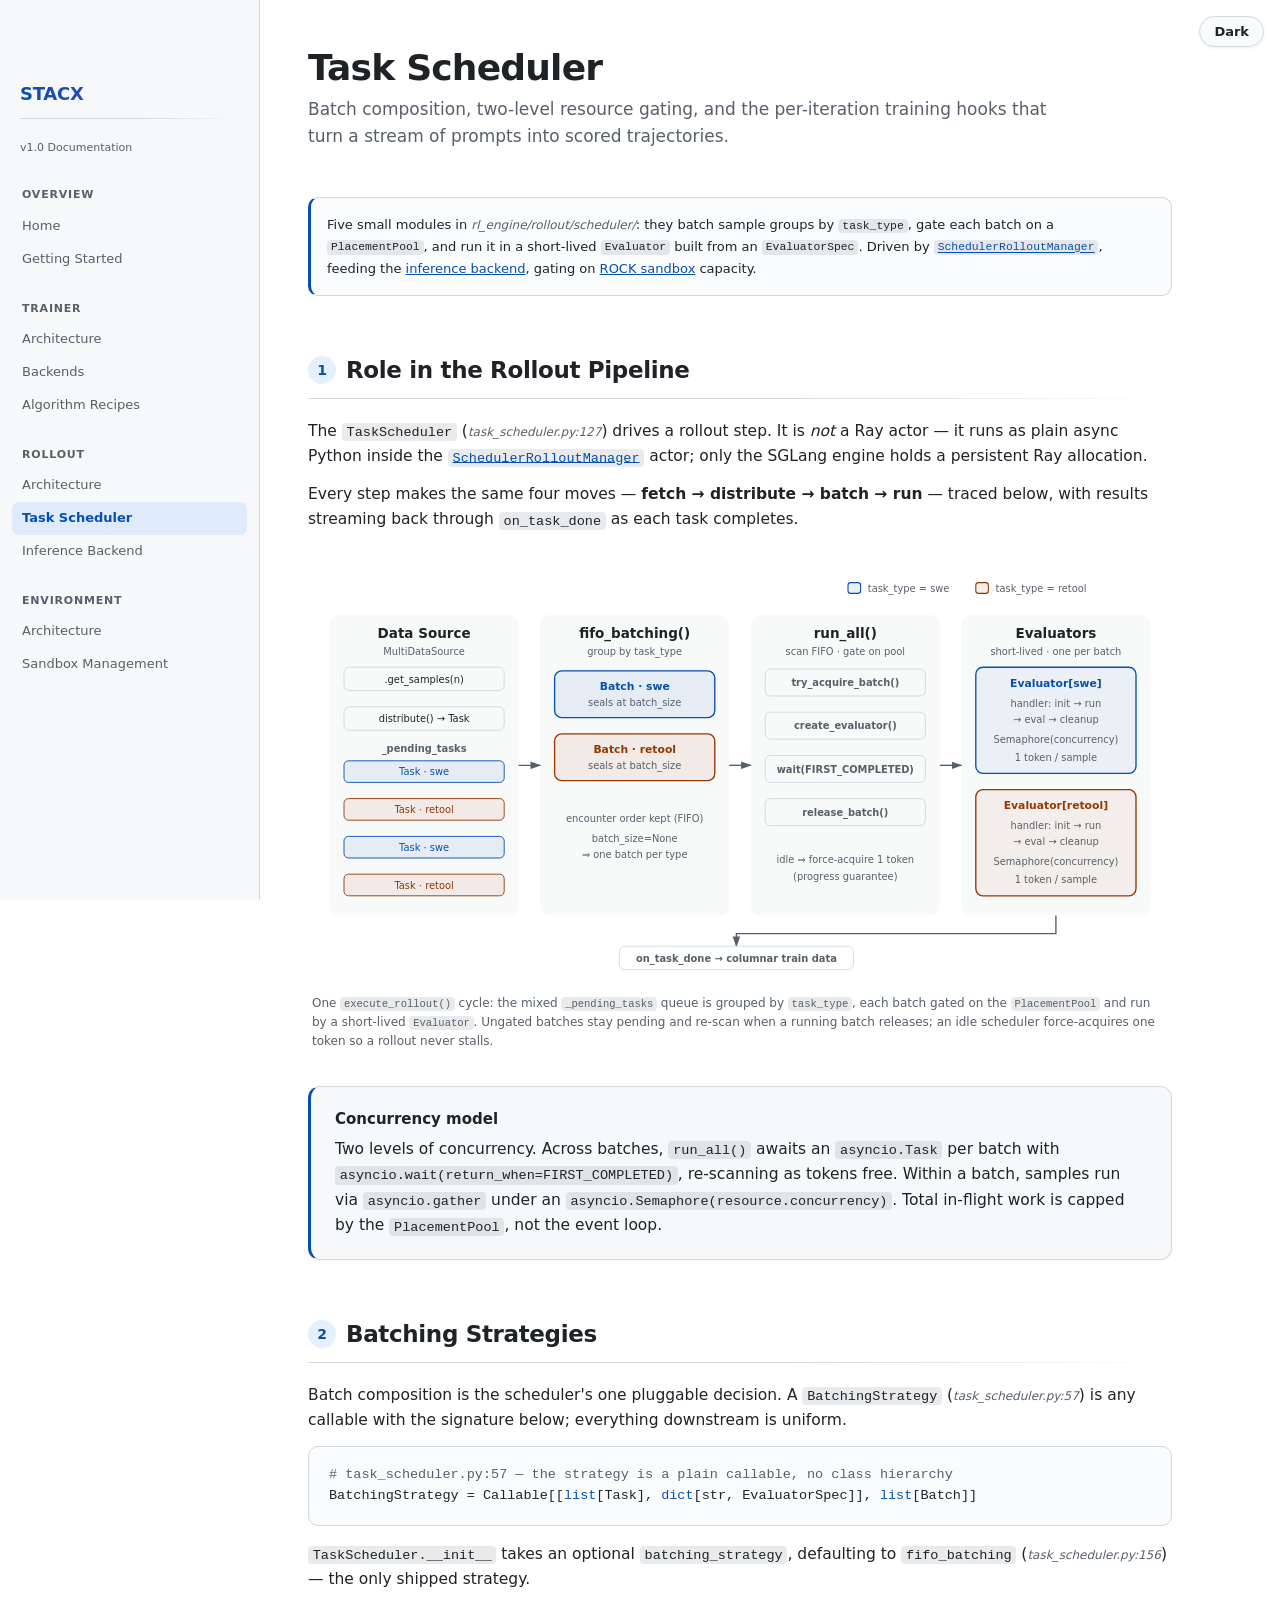
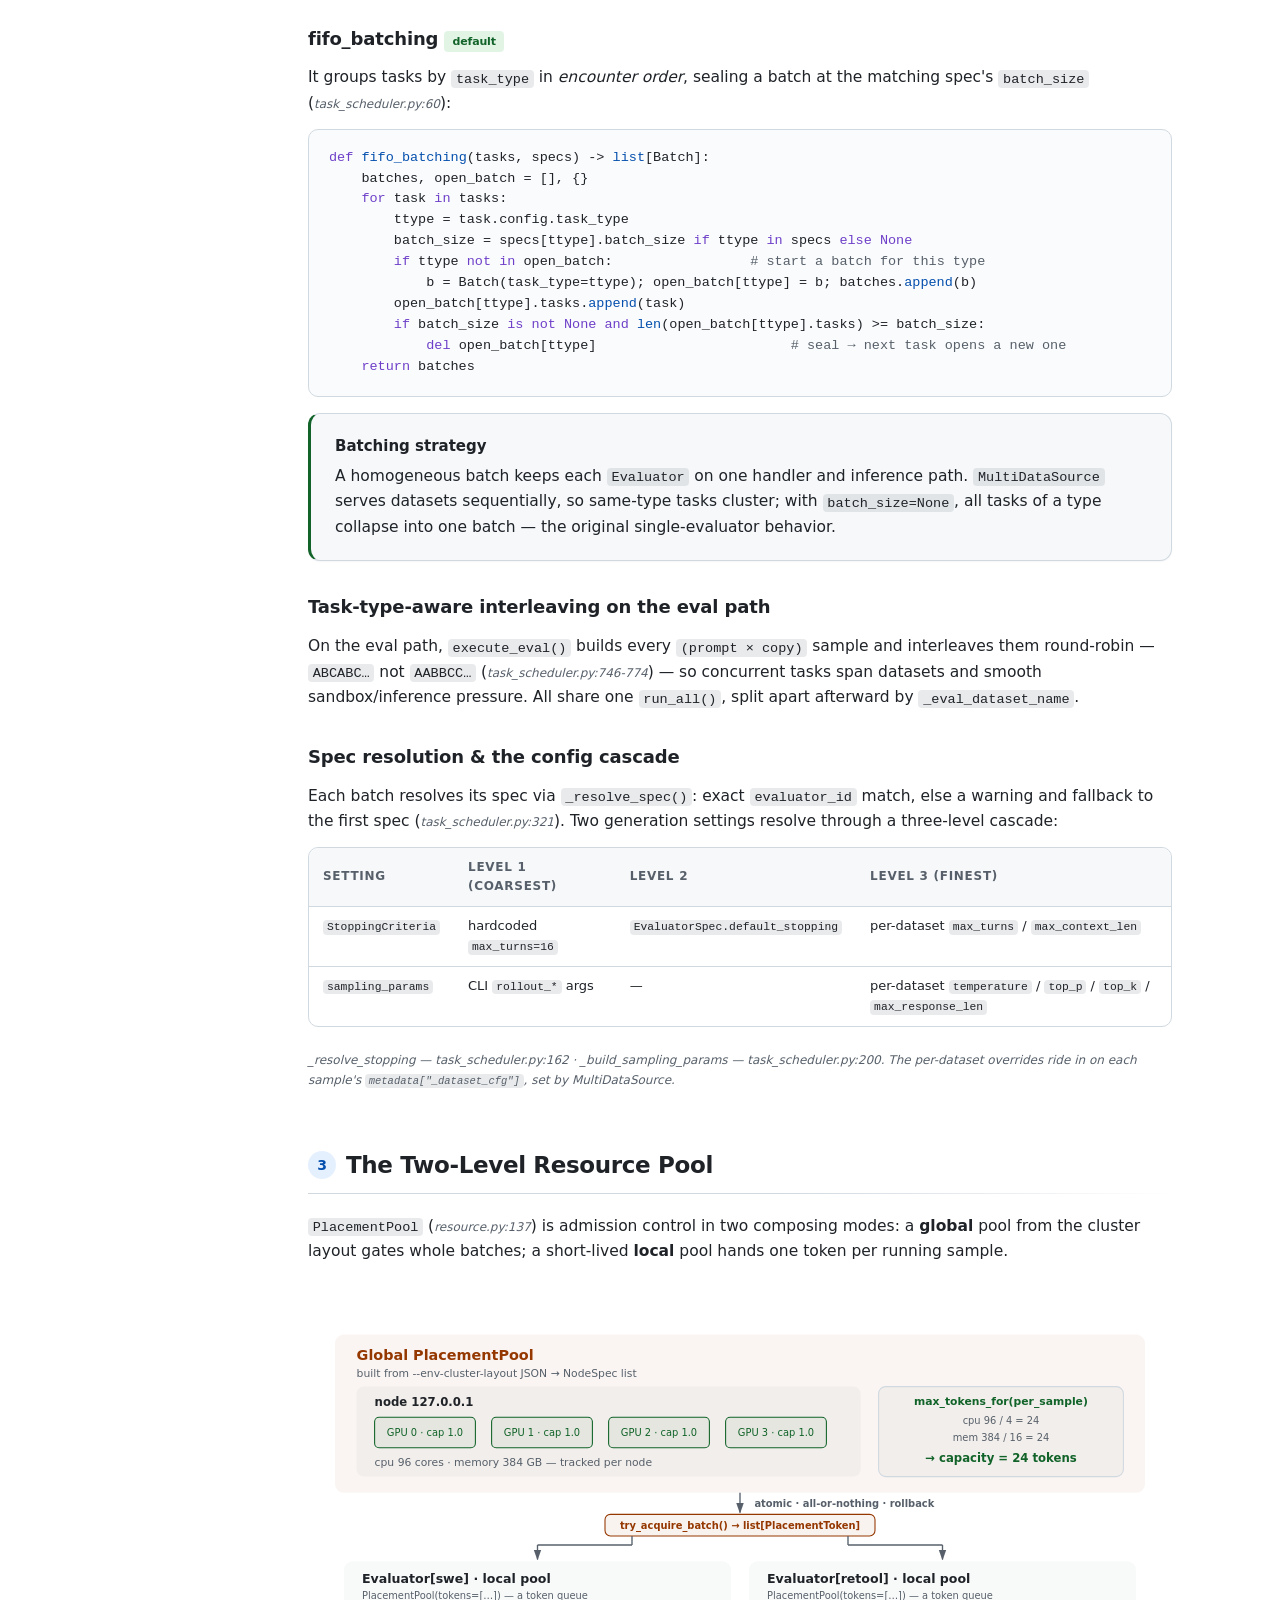
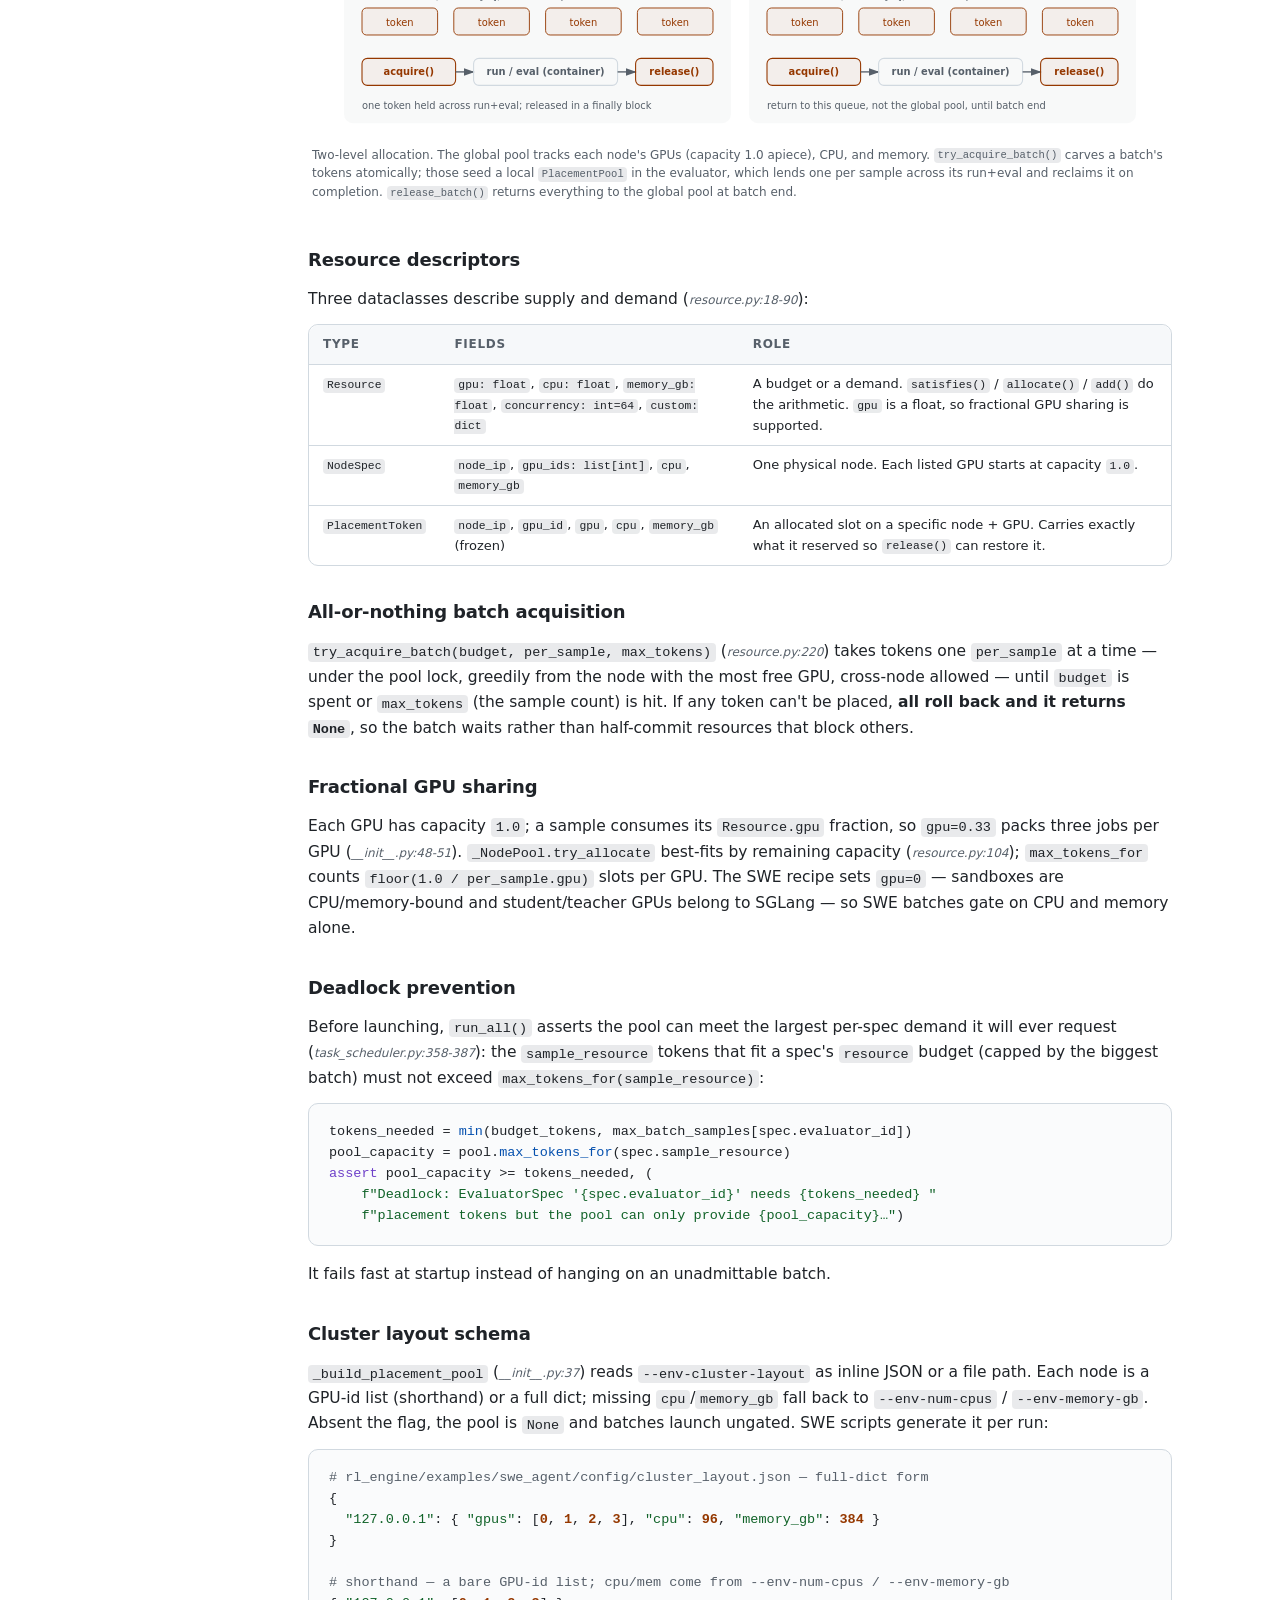
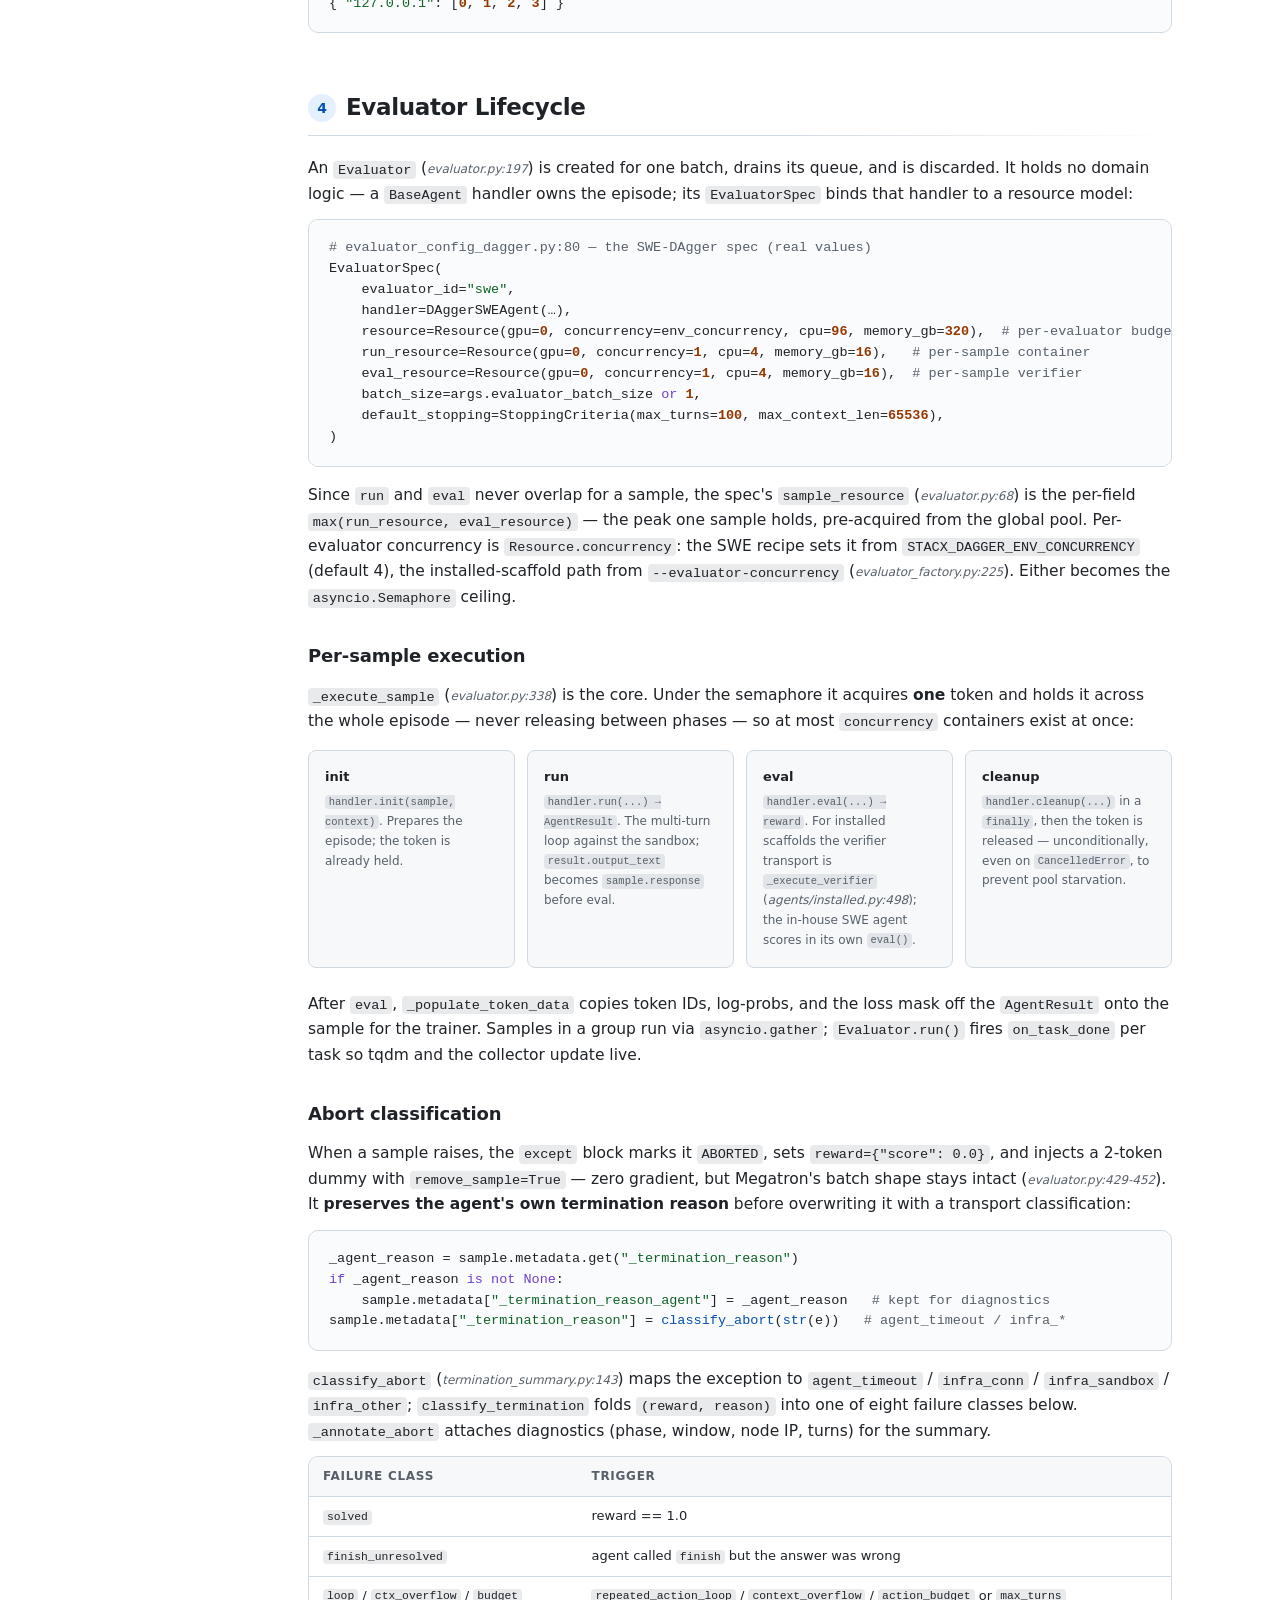
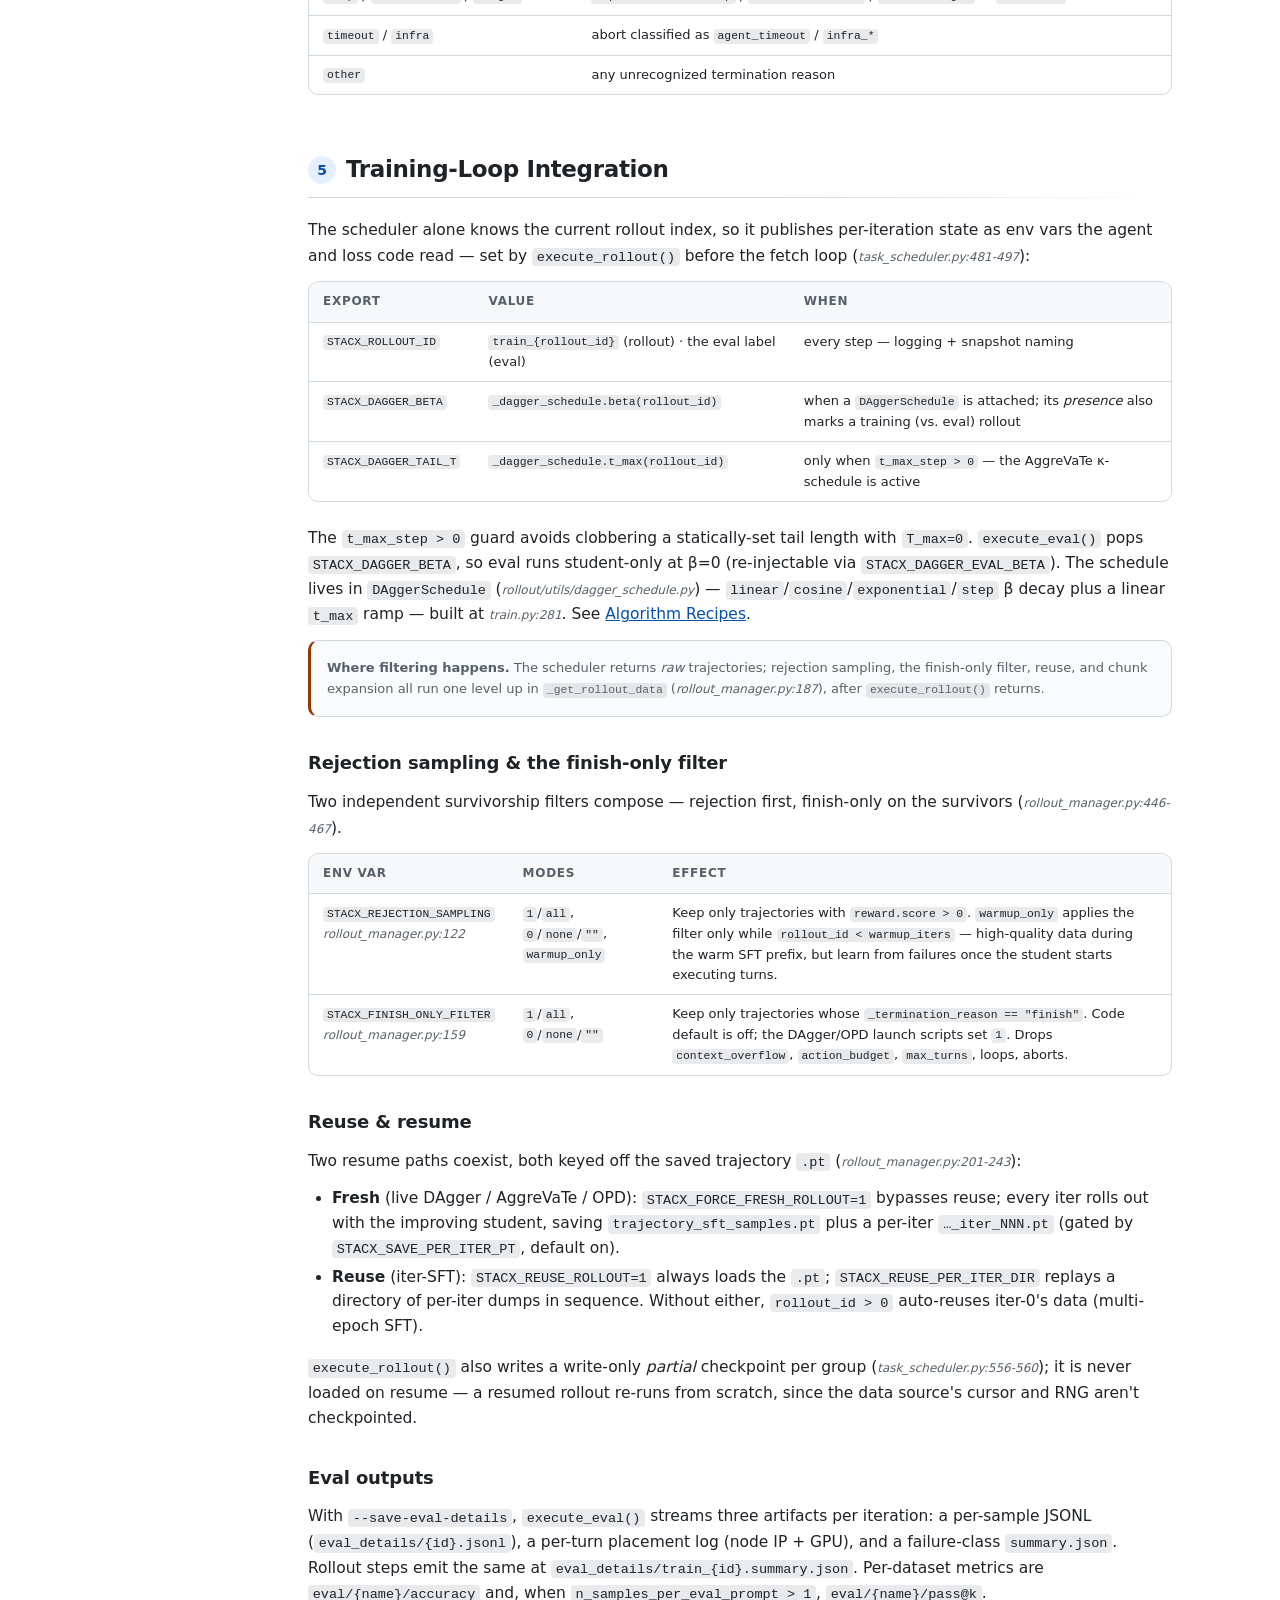
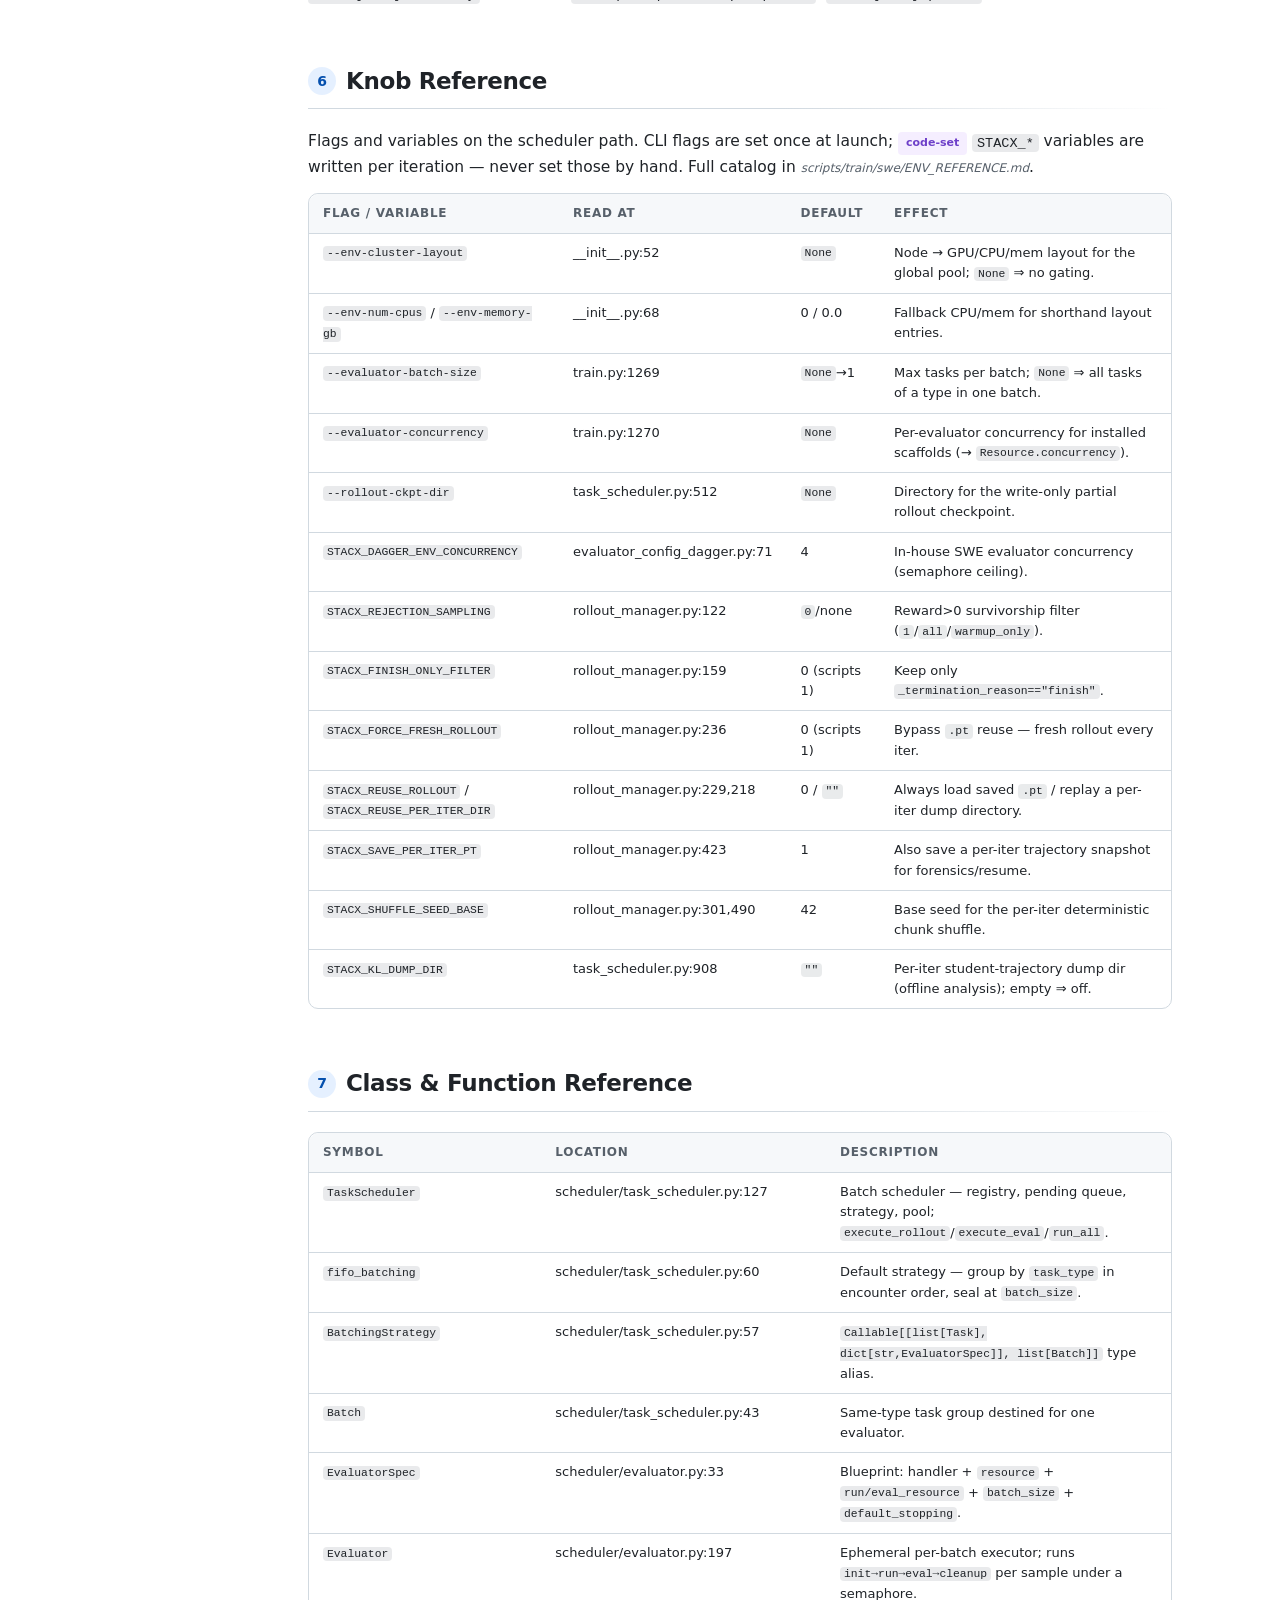
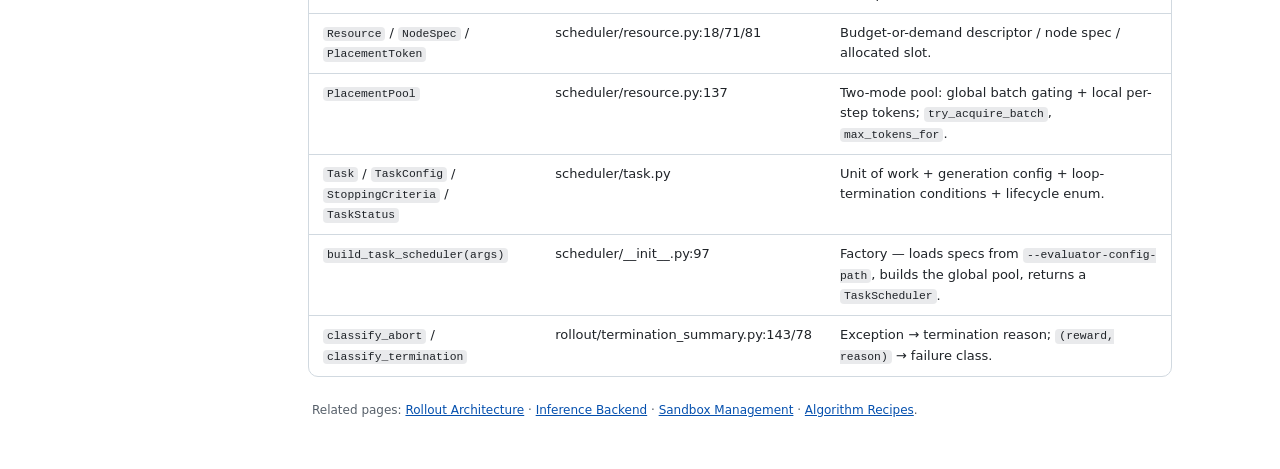
<file: docs/rollout-scheduler.html>
<!DOCTYPE html>
<html lang="en">
<head>
  <meta charset="UTF-8">
  <meta name="viewport" content="width=device-width, initial-scale=1.0">
  <title>Task Scheduler — STACX Documentation</title>
  <style>
/* STACX Documentation — Shared Stylesheet
   Dark theme */

:root {
  --bg: #ffffff;
  --surface: #f6f8fa;
  --surface2: #eaeef2;
  --border: #d1d9e0;
  --text: #1f2328;
  --text-dim: #57606a;
  --accent-blue: #0550ae;
  --accent-green: #116329;
  --accent-orange: #953800;
  --accent-purple: #6e40c9;
  --accent-red: #cf222e;
  --accent-cyan: #0c5a6d;
  --nav-width: 260px;
}

[data-theme="dark"] {
  --bg: #0d1117;
  --surface: #161b22;
  --surface2: #1c2128;
  --border: #30363d;
  --text: #e6edf3;
  --text-dim: #8b949e;
  --accent-blue: #58a6ff;
  --accent-green: #3fb950;
  --accent-orange: #d29922;
  --accent-purple: #bc8cff;
  --accent-red: #f85149;
  --accent-cyan: #56d4dd;
}

* { margin: 0; padding: 0; box-sizing: border-box; }

body {
  background: var(--bg);
  color: var(--text);
  font-family: -apple-system, BlinkMacSystemFont, 'SF Pro Display', 'Segoe UI', system-ui, sans-serif;
  line-height: 1.6;
}

/* ── Navigation Sidebar ────────────────────────────────── */

.nav-sidebar {
  position: fixed;
  top: 0; left: 0;
  width: var(--nav-width);
  height: 100vh;
  background: var(--surface);
  border-right: 1px solid var(--border);
  padding: 24px 0;
  overflow-y: auto;
  z-index: 100;
}

.nav-logo {
  padding: 0 20px;
  margin-bottom: 24px;
}

.nav-logo h2 {
  font-size: 18px;
  font-weight: 700;
  background: linear-gradient(135deg, var(--accent-blue), var(--accent-purple));
  -webkit-background-clip: text;
  -webkit-text-fill-color: transparent;
  background-clip: text;
}

.nav-logo .version {
  font-size: 11px;
  color: var(--text-dim);
  margin-top: 2px;
}

.nav-section {
  padding: 0 12px;
  margin-bottom: 8px;
}

.nav-section-title {
  font-size: 11px;
  font-weight: 600;
  text-transform: uppercase;
  letter-spacing: 0.8px;
  color: var(--text-dim);
  padding: 8px 8px 4px 8px;
}

.nav-link {
  display: block;
  padding: 6px 12px;
  border-radius: 6px;
  color: var(--text-dim);
  text-decoration: none;
  font-size: 13px;
  transition: all 0.15s;
}

.nav-link:hover {
  background: var(--surface2);
  color: var(--text);
}

.nav-link.active {
  background: rgba(56, 139, 253, 0.12);
  color: var(--accent-blue);
  font-weight: 500;
}

.nav-link .placeholder-tag {
  font-size: 9px;
  padding: 1px 5px;
  border-radius: 3px;
  background: rgba(139, 148, 158, 0.15);
  color: var(--text-dim);
  margin-left: 6px;
  vertical-align: middle;
}

/* ── Main Content ──────────────────────────────────────── */

.main-content {
  margin-left: var(--nav-width);
  padding: 48px 48px 80px 48px;
  max-width: 960px;
}

h1 {
  font-size: 32px;
  font-weight: 700;
  margin-bottom: 8px;
  background: linear-gradient(135deg, var(--accent-blue), var(--accent-purple));
  -webkit-background-clip: text;
  -webkit-text-fill-color: transparent;
  background-clip: text;
}

.page-subtitle {
  color: var(--text-dim);
  font-size: 15px;
  margin-bottom: 40px;
}

h2 {
  font-size: 22px;
  font-weight: 600;
  margin: 48px 0 16px 0;
  padding-bottom: 8px;
  border-bottom: 1px solid var(--border);
  display: flex;
  align-items: center;
  gap: 10px;
}

h2 .num {
  display: inline-flex;
  align-items: center;
  justify-content: center;
  width: 28px;
  height: 28px;
  border-radius: 50%;
  background: var(--accent-blue);
  color: var(--bg);
  font-size: 14px;
  font-weight: 700;
  flex-shrink: 0;
}

h3 {
  font-size: 17px;
  font-weight: 600;
  margin: 28px 0 10px 0;
  color: var(--accent-blue);
}

h4 {
  font-size: 14px;
  font-weight: 600;
  margin: 16px 0 6px 0;
  color: var(--accent-green);
}

p { margin-bottom: 12px; font-size: 14px; }

ul, ol {
  margin: 8px 0 16px 24px;
  font-size: 14px;
}

li { margin-bottom: 4px; }

/* ── Cards ─────────────────────────────────────────────── */

.card {
  background: var(--surface);
  border: 1px solid var(--border);
  border-radius: 10px;
  padding: 20px 24px;
  margin-bottom: 16px;
}

.card.blue   { border-left: 3px solid var(--accent-blue); }
.card.green  { border-left: 3px solid var(--accent-green); }
.card.orange { border-left: 3px solid var(--accent-orange); }
.card.purple { border-left: 3px solid var(--accent-purple); }
.card.red    { border-left: 3px solid var(--accent-red); }
.card.cyan   { border-left: 3px solid var(--accent-cyan); }

.card h4 { margin-top: 0; }
.card p:last-child { margin-bottom: 0; }

/* ── Callout Grid ──────────────────────────────────────── */

.callout-grid {
  display: grid;
  grid-template-columns: repeat(auto-fit, minmax(260px, 1fr));
  gap: 16px;
  margin: 16px 0 24px 0;
}

.callout {
  background: var(--surface2);
  border: 1px solid var(--border);
  border-radius: 8px;
  padding: 16px;
}

.callout h4 {
  font-size: 14px;
  font-weight: 600;
  margin: 0 0 4px 0;
}

.callout p {
  font-size: 13px;
  color: var(--text-dim);
  margin: 0;
}

/* ── Code ──────────────────────────────────────────────── */

code {
  font-family: 'SF Mono', 'Fira Code', 'Consolas', monospace;
  font-size: 12px;
  background: rgba(110, 118, 129, 0.15);
  padding: 2px 6px;
  border-radius: 4px;
}

pre {
  background: var(--surface2);
  border: 1px solid var(--border);
  border-radius: 8px;
  padding: 16px 20px;
  overflow-x: auto;
  font-family: 'SF Mono', 'Fira Code', 'Consolas', monospace;
  font-size: 12px;
  line-height: 1.6;
  margin: 10px 0 16px 0;
  color: var(--text);
}

pre code {
  background: none;
  padding: 0;
  font-size: inherit;
}

.code-ref {
  font-family: 'SF Mono', 'Fira Code', monospace;
  font-size: 12px;
  color: var(--accent-orange);
  background: rgba(210, 153, 34, 0.1);
  padding: 2px 6px;
  border-radius: 4px;
}

.file-ref {
  color: var(--text-dim);
  font-size: 12px;
  font-style: italic;
}

/* syntax coloring in pre blocks */
.kw { color: var(--accent-purple); }
.fn { color: var(--accent-blue); }
.cm { color: var(--text-dim); }
.st { color: var(--accent-green); }
.ar { color: var(--accent-orange); font-weight: 600; }

/* ── Tables ────────────────────────────────────────────── */

table {
  width: 100%;
  border-collapse: collapse;
  margin: 12px 0 24px 0;
  font-size: 13px;
}

th {
  text-align: left;
  padding: 10px 12px;
  border-bottom: 2px solid var(--border);
  color: var(--accent-blue);
  font-weight: 600;
}

td {
  padding: 8px 12px;
  border-bottom: 1px solid var(--border);
}

tr:hover td {
  background: rgba(56, 139, 253, 0.04);
}

/* ── Flow Diagrams ─────────────────────────────────────── */

.diagram {
  background: var(--surface);
  border: 1px solid var(--border);
  border-radius: 10px;
  padding: 24px;
  margin: 16px 0;
  overflow-x: auto;
}

.diagram pre {
  background: none;
  border: none;
  padding: 0;
  margin: 0;
  color: var(--text-dim);
}

/* ── Tags / Badges ─────────────────────────────────────── */

.tag {
  display: inline-block;
  padding: 2px 8px;
  border-radius: 4px;
  font-size: 11px;
  font-weight: 600;
}

.tag-blue   { background: rgba(56, 139, 253, 0.15); color: var(--accent-blue); }
.tag-green  { background: rgba(63, 185, 80, 0.15); color: var(--accent-green); }
.tag-orange { background: rgba(210, 153, 34, 0.15); color: var(--accent-orange); }
.tag-purple { background: rgba(188, 140, 255, 0.15); color: var(--accent-purple); }
.tag-red    { background: rgba(248, 81, 73, 0.15); color: var(--accent-red); }

/* ── Feature Grid ──────────────────────────────────────── */

.feature-grid {
  display: grid;
  grid-template-columns: repeat(auto-fit, minmax(200px, 1fr));
  gap: 12px;
  margin: 16px 0 24px 0;
}

.feature-item {
  background: var(--surface);
  border: 1px solid var(--border);
  border-radius: 8px;
  padding: 16px;
}

.feature-item h4 {
  margin: 0 0 4px 0;
  font-size: 13px;
}

.feature-item p {
  font-size: 12px;
  color: var(--text-dim);
  margin: 0;
}

/* ── SVG Diagram ───────────────────────────────────────── */

.svg-diagram {
  background: var(--surface);
  border: 1px solid var(--border);
  border-radius: 10px;
  padding: 24px;
  margin: 16px 0 24px 0;
  overflow-x: auto;
  text-align: center;
}

.svg-diagram svg {
  max-width: 100%;
  height: auto;
}

/* ── Responsive ────────────────────────────────────────── */

@media (max-width: 900px) {
  .nav-sidebar { display: none; }
  .main-content { margin-left: 0; padding: 24px; }
}

.theme-toggle {
  position: fixed;
  top: 16px;
  right: 16px;
  z-index: 200;
  background: var(--surface);
  border: 1px solid var(--border);
  border-radius: 8px;
  padding: 6px 12px;
  color: var(--text);
  font-size: 13px;
  cursor: pointer;
  transition: all 0.2s;
  font-family: inherit;
}
.theme-toggle:hover {
  background: var(--surface2);
  border-color: var(--accent-blue);
}

/* page-local */
.fig-cap {
  font-size: 12px;
  color: var(--text-dim);
  margin: 10px 4px 0 4px;
  line-height: 1.5;
}
.svg-diagram { text-align: left; }
.svg-diagram svg { display: block; margin: 0 auto; }

  /* shared: readable content links in both themes */
.main-content a, .main-content a code { color: var(--accent-blue); }
.main-content a:hover { color: var(--accent-cyan); }

/* ── Refinement layer: typography, response, materials ── */

html { scroll-behavior: smooth; scroll-padding-top: 24px; }

body {
  -webkit-font-smoothing: antialiased;
  text-rendering: optimizeLegibility;
  font-optical-sizing: auto;
}

::selection { background: rgba(56, 139, 253, 0.22); }

/* Type — size-specific tracking and leading */
h1 {
  background: none;
  -webkit-text-fill-color: var(--text);
  color: var(--text);
  letter-spacing: -0.022em;
  line-height: 1.15;
  text-wrap: balance;
}
h2 { letter-spacing: -0.015em; text-wrap: balance; }
h3 { letter-spacing: -0.008em; }
p { font-size: 14.5px; line-height: 1.65; }
ul, ol { font-size: 14.5px; }
li { line-height: 1.6; }
.page-subtitle { font-size: 16px; text-wrap: pretty; }

/* Quieter chrome — tint instead of fill, neutral table headers */
h2 .num {
  background: rgba(56, 139, 253, 0.13);
  color: var(--accent-blue);
  font-weight: 650;
}
th {
  color: var(--text-dim);
  font-size: 12px;
  text-transform: uppercase;
  letter-spacing: 0.06em;
}
table { font-variant-numeric: tabular-nums; }

/* Gentle depth on resting surfaces */
.card, .diagram, .comparison-col { box-shadow: 0 1px 2px rgba(16, 24, 40, 0.04); }

/* Response — feedback on press, not just hover */
.nav-link, .theme-toggle, .hero-card, .view-toggle-btn {
  transition: background 0.15s ease-out, color 0.15s ease-out,
              border-color 0.15s ease-out, transform 0.15s ease-out;
}
.nav-link:active, .view-toggle-btn:active { transform: scale(0.98); transition-duration: 0.05s; }
.theme-toggle:active { transform: scale(0.96); transition-duration: 0.05s; }
.hero-card:active { transform: translateY(0) scale(0.99); transition-duration: 0.05s; }
.main-content a:active { opacity: 0.65; }

:focus-visible { outline: 2px solid var(--accent-blue); outline-offset: 2px; border-radius: 4px; }

.nav-sidebar { scrollbar-width: thin; }

/* Floating chrome reads as material — content scrolls beneath it */
.theme-toggle {
  background: color-mix(in srgb, var(--surface) 72%, transparent);
  backdrop-filter: blur(12px) saturate(180%);
  -webkit-backdrop-filter: blur(12px) saturate(180%);
  box-shadow: 0 1px 3px rgba(16, 24, 40, 0.07);
}

@media (prefers-reduced-motion: reduce) {
  html { scroll-behavior: auto; }
  *, *::before, *::after { transition-duration: 0.01ms !important; animation: none !important; }
}
@media (prefers-reduced-transparency: reduce) {
  .theme-toggle {
    background: var(--surface);
    backdrop-filter: none;
    -webkit-backdrop-filter: none;
  }
}

/* ── Refinement layer v2: beauty pass ── */

/* Sidebar — calmer rhythm, tactile links */
.nav-sidebar { padding: 20px 0 28px; }
.nav-sidebar::-webkit-scrollbar { width: 8px; }
.nav-sidebar::-webkit-scrollbar-thumb { background: var(--border); border-radius: 4px; }
.nav-logo { padding: 4px 20px 0; margin-bottom: 20px; }
.nav-section { margin-bottom: 14px; }
.nav-section-title { padding: 10px 10px 6px; }
.nav-link { padding: 6px 10px; border-radius: 7px; }
.nav-link.active { font-weight: 600; }

/* Section rules — the divider fades out instead of cutting across */
h2 { border-bottom: none; padding-bottom: 10px; position: relative; margin-top: 52px; }
h2::after {
  content: ""; position: absolute; left: 0; right: 0; bottom: 0; height: 1px;
  background: linear-gradient(90deg, var(--border) 55%, transparent);
}

/* Surfaces — rounder, softer */
.card, .diagram, .comparison-col { border-radius: 12px; }
pre, .callout { border-radius: 10px; }

/* Tables — enclosed, rounded, quiet */
table {
  border-collapse: separate; border-spacing: 0;
  border: 1px solid var(--border); border-radius: 10px; overflow: hidden;
}
th { background: var(--surface); border-bottom: 1px solid var(--border); padding: 10px 14px; }
td { padding: 9px 14px; }
tr:last-child td { border-bottom: none; }
th:first-child { border-top-left-radius: 9px; }
th:last-child { border-top-right-radius: 9px; }
tr:last-child td:first-child { border-bottom-left-radius: 9px; }
tr:last-child td:last-child { border-bottom-right-radius: 9px; }

/* Floating toggle as a pill */
.theme-toggle { border-radius: 999px; padding: 7px 14px; font-weight: 600; }

/* Landing hero — faint atmospheric wash, icon chips, deeper card lift */
.hero { position: relative; }
.hero::before {
  content: ""; position: absolute; inset: -48px -80px 0; z-index: -1; pointer-events: none;
  background:
    radial-gradient(55% 45% at 50% 0%, rgba(56, 139, 253, 0.07), transparent 70%),
    radial-gradient(35% 35% at 82% 12%, rgba(188, 140, 255, 0.05), transparent 70%);
}
.hero h1 { font-size: 54px; letter-spacing: -0.03em; }
.hero .tagline { font-size: 19px; text-wrap: pretty; }
.hero-card {
  border-radius: 14px; padding: 26px 24px;
  box-shadow: 0 1px 2px rgba(16, 24, 40, 0.04);
}
.hero-card:hover {
  transform: translateY(-3px);
  box-shadow: 0 10px 28px rgba(16, 24, 40, 0.08);
}
.hero-card .icon {
  width: 46px; height: 46px; display: inline-grid; place-items: center;
  background: var(--surface2); border-radius: 12px;
  font-size: 22px; margin-bottom: 14px;
}

/* ── Refinement v3: professional pass (external design review) ── */

html { color-scheme: light; }
[data-theme="dark"] { color-scheme: dark; }

/* Type scale — larger, less compressed */
body { font-size: 15.5px; }
p, ul, ol { font-size: inherit; }
h1 { font-size: 36px; line-height: 1.12; }
h2 { font-size: 23px; margin: 56px 0 20px; }
h3 { font-size: 18px; margin: 32px 0 12px; }
h4 { font-size: 15px; }
.page-subtitle { font-size: 17px; line-height: 1.55; max-width: 70ch; margin-bottom: 48px; }

/* One accent — headings are neutral ink */
h3, h4 { color: var(--text); }

/* Code — relative inline sizing, comfortable blocks */
code { font-size: 0.875em; padding: 0.12em 0.35em; border-radius: 4px; }
pre { font-size: 13.5px; line-height: 1.55; padding: 18px 20px; tab-size: 2; }
pre code { font-size: inherit; padding: 0; }

/* Tables scroll instead of squeezing */
.table-scroll { overflow-x: auto; margin: 12px 0 24px; border: 1px solid var(--border); border-radius: 10px; }
.table-scroll table { min-width: 640px; margin: 0; border: 0; }
td { vertical-align: top; line-height: 1.55; }

/* Diagrams — legible labels, editorial captions */
.diagram svg, .arch-diagram svg { display: block; width: 100%; height: auto; }
.diagram svg text[font-size="9"], .diagram svg text[font-size="10"],
.arch-diagram svg text[font-size="9"], .arch-diagram svg text[font-size="10"] { font-size: 11px; }
.fig-caption { font-style: normal; text-align: left; font-size: 12.5px; margin: 10px 0 12px; max-width: none; }

/* Landing hero actions + icon chips */
.hero-actions { display: flex; justify-content: center; gap: 10px; margin: 26px 0 8px; }
.main-content a.button-primary, .main-content a.button-secondary {
  display: inline-flex; align-items: center; gap: 7px;
  padding: 9px 16px; border-radius: 8px; font-size: 14px; font-weight: 600; text-decoration: none;
  transition: background 0.15s ease-out, border-color 0.15s ease-out,
              filter 0.15s ease-out, transform 0.15s ease-out;
}
.main-content a.button-primary { background: var(--accent-blue); color: #fff; }
.main-content a.button-primary:hover { filter: brightness(1.1); color: #fff; }
.main-content a.button-secondary { border: 1px solid var(--border); background: var(--surface); color: var(--text); }
.main-content a.button-secondary:hover { border-color: var(--accent-blue); color: var(--text); }
.main-content a.button-primary:active, .main-content a.button-secondary:active { transform: scale(0.97); }
.hero-card .icon svg { width: 22px; height: 22px; color: var(--accent-blue); }

/* Mobile navigation — header + slide-in sidebar */
.mobile-header { display: none; }
@media (max-width: 900px) {
  .mobile-header {
    display: flex; position: sticky; top: 0; z-index: 220; height: 52px;
    align-items: center; justify-content: space-between; padding: 0 16px;
    background: var(--bg);
    background: color-mix(in srgb, var(--bg) 88%, transparent);
    backdrop-filter: blur(12px); -webkit-backdrop-filter: blur(12px);
    border-bottom: 1px solid var(--border);
  }
  .mobile-header .mh-brand { font-weight: 700; font-size: 16px; color: var(--text); text-decoration: none; }
  .nav-toggle {
    background: var(--surface); border: 1px solid var(--border); border-radius: 8px;
    padding: 6px 14px; font: inherit; font-size: 13.5px; font-weight: 600;
    color: var(--text); cursor: pointer;
  }
  .nav-sidebar {
    display: block; z-index: 240; transform: translateX(-100%);
    transition: transform 200ms cubic-bezier(0.23, 1, 0.32, 1);
    box-shadow: 0 12px 40px rgba(0, 0, 0, 0.18);
  }
  .nav-sidebar[data-open="true"] { transform: none; }
  .mobile-header ~ .theme-toggle { top: 62px; }
}
@media (prefers-reduced-motion: reduce) {
  .nav-sidebar { transition: none; }
}

/* ── Coding font + chromeless figures ── */
code, pre, .code-ref {
  font-family: ui-monospace, "SF Mono", Menlo, "JetBrains Mono", "Fira Code", Consolas, monospace;
}
.diagram, .arch-diagram { background: none; border: none; box-shadow: none; padding: 12px 0; }

/* ── Lighter surfaces for code blocks and callouts ── */
pre, .callout {
  background: var(--surface);
  background: color-mix(in srgb, var(--surface) 55%, var(--bg));
}

/* svg-diagram wrappers: chromeless like .diagram */
.svg-diagram { background: none; border: none; box-shadow: none; padding: 12px 0; }
</style>
<script>try{if(localStorage.getItem('stacx-theme')==='dark')document.documentElement.setAttribute('data-theme','dark');}catch(e){}</script>
</head>
<body>
<header class="mobile-header"><a class="mh-brand" href="index.html">STACX</a><button class="nav-toggle" type="button" aria-controls="docsNav" aria-expanded="false">Menu</button></header>
  <div class="layout">
    <nav class="nav-sidebar" id="docsNav">
      <div class="nav-logo">
        <h2>STACX</h2>
        <div class="version">v1.0 Documentation</div>
      </div>
      <div class="nav-section">
        <div class="nav-section-title">Overview</div>
        <a href="index.html" class="nav-link">Home</a>
        <a href="getting-started.html" class="nav-link">Getting Started</a>
      </div>
      <div class="nav-section">
        <div class="nav-section-title">Trainer</div>
        <a href="architecture.html" class="nav-link">Architecture</a>
        <a href="backends.html" class="nav-link">Backends</a>
        <a href="recipes.html" class="nav-link">Algorithm Recipes</a>
      </div>
      <div class="nav-section">
        <div class="nav-section-title">Rollout</div>
        <a href="rollout.html" class="nav-link">Architecture</a>
        <a href="rollout-scheduler.html" class="nav-link active">Task Scheduler</a>
        <a href="rollout-inference.html" class="nav-link">Inference Backend</a>
      </div>
      <div class="nav-section">
        <div class="nav-section-title">Environment</div>
        <a href="environment.html" class="nav-link">Architecture</a>
        <a href="env-sandbox.html" class="nav-link">Sandbox Management</a>
      </div>
    </nav>

    <div class="main-content">
      <div class="page-header">
        <h1>Task Scheduler</h1>
        <p class="page-subtitle">Batch composition, two-level resource gating, and the per-iteration training hooks that turn a stream of prompts into scored trajectories.</p>
      </div>

      <div class="callout" style="border-left:3px solid var(--accent-blue); margin-bottom:32px;">
        <p style="margin:0; color:var(--text)">Five small modules in <span class="file-ref">rl_engine/rollout/scheduler/</span>: they batch sample groups by <code>task_type</code>, gate each batch on a <code>PlacementPool</code>, and run it in a short-lived <code>Evaluator</code> built from an <code>EvaluatorSpec</code>. Driven by <a href="rollout.html"><code>SchedulerRolloutManager</code></a>, feeding the <a href="rollout-inference.html">inference backend</a>, gating on <a href="env-sandbox.html">ROCK sandbox</a> capacity.</p>
      </div>

      <!-- ── Section 1: Role in the rollout pipeline ── -->
      <section>
        <h2><span class="num">1</span> Role in the Rollout Pipeline</h2>
        <p>The <code>TaskScheduler</code> (<span class="file-ref">task_scheduler.py:127</span>) drives a rollout step. It is <em>not</em> a Ray actor — it runs as plain async Python inside the <a href="rollout.html"><code>SchedulerRolloutManager</code></a> actor; only the SGLang engine holds a persistent Ray allocation.</p>

        <p>Every step makes the same four moves — <strong>fetch → distribute → batch → run</strong> — traced below, with results streaming back through <code>on_task_done</code> as each task completes.</p>

        <div class="svg-diagram">
          <svg viewBox="0 0 960 470" xmlns="http://www.w3.org/2000/svg" font-family="system-ui, sans-serif">
            <defs>
              <marker id="schedA-arr" viewBox="0 0 10 7" refX="9" refY="3.5" markerWidth="8" markerHeight="6" orient="auto"><path d="M0,0 L10,3.5 L0,7z" style="fill:var(--text-dim)"/></marker>
            </defs>

            <!-- legend -->
            <rect x="600" y="24" width="14" height="12" rx="3" fill="rgba(5,80,174,0.08)" style="stroke:var(--accent-blue)" stroke-width="1.2"/>
            <text x="622" y="34" font-size="11" style="fill:var(--text-dim)">task_type = swe</text>
            <rect x="742" y="24" width="14" height="12" rx="3" fill="rgba(149,56,0,0.08)" style="stroke:var(--accent-orange)" stroke-width="1.2"/>
            <text x="764" y="34" font-size="11" style="fill:var(--text-dim)">task_type = retool</text>

            <!-- Stage 1: Data Source -->
            <rect x="24" y="60" width="210" height="334" rx="10" fill="rgba(87,96,106,0.04)" stroke="none"/>
            <text x="129" y="86" text-anchor="middle" font-size="15" font-weight="700" style="fill:var(--text)">Data Source</text>
            <text x="129" y="104" text-anchor="middle" font-size="11" style="fill:var(--text-dim)">MultiDataSource</text>
            <rect x="40" y="118" width="178" height="26" rx="6" fill="none" style="stroke:var(--border)" stroke-width="1"/>
            <text x="129" y="135" text-anchor="middle" font-size="11" style="fill:var(--text)">.get_samples(n)</text>
            <rect x="40" y="162" width="178" height="26" rx="6" fill="none" style="stroke:var(--border)" stroke-width="1"/>
            <text x="129" y="179" text-anchor="middle" font-size="11" style="fill:var(--text)">distribute() → Task</text>
            <text x="129" y="212" text-anchor="middle" font-size="11" font-weight="600" style="fill:var(--text-dim)">_pending_tasks</text>
            <rect x="40" y="222" width="178" height="24" rx="5" fill="rgba(5,80,174,0.08)" style="stroke:var(--accent-blue)" stroke-width="1"/>
            <text x="129" y="238" text-anchor="middle" font-size="11" style="fill:var(--accent-blue)">Task · swe</text>
            <rect x="40" y="264" width="178" height="24" rx="5" fill="rgba(149,56,0,0.08)" style="stroke:var(--accent-orange)" stroke-width="1"/>
            <text x="129" y="280" text-anchor="middle" font-size="11" style="fill:var(--accent-orange)">Task · retool</text>
            <rect x="40" y="306" width="178" height="24" rx="5" fill="rgba(5,80,174,0.08)" style="stroke:var(--accent-blue)" stroke-width="1"/>
            <text x="129" y="322" text-anchor="middle" font-size="11" style="fill:var(--accent-blue)">Task · swe</text>
            <rect x="40" y="348" width="178" height="24" rx="5" fill="rgba(149,56,0,0.08)" style="stroke:var(--accent-orange)" stroke-width="1"/>
            <text x="129" y="364" text-anchor="middle" font-size="11" style="fill:var(--accent-orange)">Task · retool</text>

            <!-- arrow 1->2 -->
            <line x1="234" y1="227" x2="258" y2="227" style="stroke:var(--text-dim)" stroke-width="1.5" marker-end="url(#schedA-arr)"/>

            <!-- Stage 2: Batching -->
            <rect x="258" y="60" width="210" height="334" rx="10" fill="rgba(87,96,106,0.04)" stroke="none"/>
            <text x="363" y="86" text-anchor="middle" font-size="15" font-weight="700" style="fill:var(--text)">fifo_batching()</text>
            <text x="363" y="104" text-anchor="middle" font-size="11" style="fill:var(--text-dim)">group by task_type</text>
            <rect x="274" y="122" width="178" height="52" rx="8" fill="rgba(5,80,174,0.08)" style="stroke:var(--accent-blue)" stroke-width="1.5"/>
            <text x="363" y="143" text-anchor="middle" font-size="12" font-weight="700" style="fill:var(--accent-blue)">Batch · swe</text>
            <text x="363" y="161" text-anchor="middle" font-size="11" style="fill:var(--text-dim)">seals at batch_size</text>
            <rect x="274" y="192" width="178" height="52" rx="8" fill="rgba(149,56,0,0.08)" style="stroke:var(--accent-orange)" stroke-width="1.5"/>
            <text x="363" y="213" text-anchor="middle" font-size="12" font-weight="700" style="fill:var(--accent-orange)">Batch · retool</text>
            <text x="363" y="231" text-anchor="middle" font-size="11" style="fill:var(--text-dim)">seals at batch_size</text>
            <text x="363" y="290" text-anchor="middle" font-size="11" style="fill:var(--text-dim)">encounter order kept (FIFO)</text>
            <text x="363" y="312" text-anchor="middle" font-size="11" style="fill:var(--text-dim)">batch_size=None</text>
            <text x="363" y="330" text-anchor="middle" font-size="11" style="fill:var(--text-dim)">⇒ one batch per type</text>

            <!-- arrow 2->3 -->
            <line x1="468" y1="227" x2="492" y2="227" style="stroke:var(--text-dim)" stroke-width="1.5" marker-end="url(#schedA-arr)"/>

            <!-- Stage 3: run_all -->
            <rect x="492" y="60" width="210" height="334" rx="10" fill="rgba(87,96,106,0.04)" stroke="none"/>
            <text x="597" y="86" text-anchor="middle" font-size="15" font-weight="700" style="fill:var(--text)">run_all()</text>
            <text x="597" y="104" text-anchor="middle" font-size="11" style="fill:var(--text-dim)">scan FIFO · gate on pool</text>
            <rect x="508" y="120" width="178" height="30" rx="6" fill="none" style="stroke:var(--border)" stroke-width="1"/>
            <text x="597" y="139" text-anchor="middle" font-size="11" font-weight="600" style="fill:var(--text-dim)">try_acquire_batch()</text>
            <rect x="508" y="168" width="178" height="30" rx="6" fill="none" style="stroke:var(--border)" stroke-width="1"/>
            <text x="597" y="187" text-anchor="middle" font-size="11" font-weight="600" style="fill:var(--text-dim)">create_evaluator()</text>
            <rect x="508" y="216" width="178" height="30" rx="6" fill="none" style="stroke:var(--border)" stroke-width="1"/>
            <text x="597" y="235" text-anchor="middle" font-size="11" font-weight="600" style="fill:var(--text-dim)">wait(FIRST_COMPLETED)</text>
            <rect x="508" y="264" width="178" height="30" rx="6" fill="none" style="stroke:var(--border)" stroke-width="1"/>
            <text x="597" y="283" text-anchor="middle" font-size="11" font-weight="600" style="fill:var(--text-dim)">release_batch()</text>
            <text x="597" y="336" text-anchor="middle" font-size="11" style="fill:var(--text-dim)">idle ⇒ force-acquire 1 token</text>
            <text x="597" y="354" text-anchor="middle" font-size="11" style="fill:var(--text-dim)">(progress guarantee)</text>

            <!-- arrow 3->4 -->
            <line x1="702" y1="227" x2="726" y2="227" style="stroke:var(--text-dim)" stroke-width="1.5" marker-end="url(#schedA-arr)"/>

            <!-- Stage 4: Evaluators -->
            <rect x="726" y="60" width="210" height="334" rx="10" fill="rgba(87,96,106,0.04)" stroke="none"/>
            <text x="831" y="86" text-anchor="middle" font-size="15" font-weight="700" style="fill:var(--text)">Evaluators</text>
            <text x="831" y="104" text-anchor="middle" font-size="11" style="fill:var(--text-dim)">short-lived · one per batch</text>
            <rect x="742" y="118" width="178" height="118" rx="8" fill="rgba(5,80,174,0.06)" style="stroke:var(--accent-blue)" stroke-width="1.5"/>
            <text x="831" y="140" text-anchor="middle" font-size="12" font-weight="700" style="fill:var(--accent-blue)">Evaluator[swe]</text>
            <text x="831" y="162" text-anchor="middle" font-size="11" style="fill:var(--text-dim)">handler: init → run</text>
            <text x="831" y="180" text-anchor="middle" font-size="11" style="fill:var(--text-dim)">→ eval → cleanup</text>
            <text x="831" y="202" text-anchor="middle" font-size="11" style="fill:var(--text-dim)">Semaphore(concurrency)</text>
            <text x="831" y="222" text-anchor="middle" font-size="11" style="fill:var(--text-dim)">1 token / sample</text>
            <rect x="742" y="254" width="178" height="118" rx="8" fill="rgba(149,56,0,0.06)" style="stroke:var(--accent-orange)" stroke-width="1.5"/>
            <text x="831" y="276" text-anchor="middle" font-size="12" font-weight="700" style="fill:var(--accent-orange)">Evaluator[retool]</text>
            <text x="831" y="298" text-anchor="middle" font-size="11" style="fill:var(--text-dim)">handler: init → run</text>
            <text x="831" y="316" text-anchor="middle" font-size="11" style="fill:var(--text-dim)">→ eval → cleanup</text>
            <text x="831" y="338" text-anchor="middle" font-size="11" style="fill:var(--text-dim)">Semaphore(concurrency)</text>
            <text x="831" y="358" text-anchor="middle" font-size="11" style="fill:var(--text-dim)">1 token / sample</text>

            <!-- results return -->
            <path d="M831,394 V414 H476 V428" fill="none" style="stroke:var(--text-dim)" stroke-width="1.5" marker-end="url(#schedA-arr)"/>
            <rect x="346" y="428" width="260" height="26" rx="6" fill="none" style="stroke:var(--border)" stroke-width="1"/>
            <text x="476" y="445" text-anchor="middle" font-size="11" font-weight="600" style="fill:var(--text-dim)">on_task_done → columnar train data</text>
          </svg>
          <p class="fig-cap">One <code>execute_rollout()</code> cycle: the mixed <code>_pending_tasks</code> queue is grouped by <code>task_type</code>, each batch gated on the <code>PlacementPool</code> and run by a short-lived <code>Evaluator</code>. Ungated batches stay pending and re-scan when a running batch releases; an idle scheduler force-acquires one token so a rollout never stalls.</p>
        </div>

        <div class="card blue">
          <h4>Concurrency model</h4>
          <p>Two levels of concurrency. Across batches, <code>run_all()</code> awaits an <code>asyncio.Task</code> per batch with <code>asyncio.wait(return_when=FIRST_COMPLETED)</code>, re-scanning as tokens free. Within a batch, samples run via <code>asyncio.gather</code> under an <code>asyncio.Semaphore(resource.concurrency)</code>. Total in-flight work is capped by the <code>PlacementPool</code>, not the event loop.</p>
        </div>
      </section>

      <!-- ── Section 2: Batching strategies ── -->
      <section>
        <h2><span class="num">2</span> Batching Strategies</h2>
        <p>Batch composition is the scheduler's one pluggable decision. A <code>BatchingStrategy</code> (<span class="file-ref">task_scheduler.py:57</span>) is any callable with the signature below; everything downstream is uniform.</p>

        <pre><code><span class="cm"># task_scheduler.py:57 — the strategy is a plain callable, no class hierarchy</span>
BatchingStrategy = Callable[[<span class="fn">list</span>[Task], <span class="fn">dict</span>[str, EvaluatorSpec]], <span class="fn">list</span>[Batch]]</code></pre>

        <p><code>TaskScheduler.__init__</code> takes an optional <code>batching_strategy</code>, defaulting to <code>fifo_batching</code> (<span class="file-ref">task_scheduler.py:156</span>) — the only shipped strategy.</p>

        <h3>fifo_batching <span class="tag tag-green">default</span></h3>
        <p>It groups tasks by <code>task_type</code> in <em>encounter order</em>, sealing a batch at the matching spec's <code>batch_size</code> (<span class="file-ref">task_scheduler.py:60</span>):</p>

        <pre><code><span class="kw">def</span> <span class="fn">fifo_batching</span>(tasks, specs) -> <span class="fn">list</span>[Batch]:
    batches, open_batch = [], {}
    <span class="kw">for</span> task <span class="kw">in</span> tasks:
        ttype = task.config.task_type
        batch_size = specs[ttype].batch_size <span class="kw">if</span> ttype <span class="kw">in</span> specs <span class="kw">else</span> <span class="kw">None</span>
        <span class="kw">if</span> ttype <span class="kw">not in</span> open_batch:                 <span class="cm"># start a batch for this type</span>
            b = Batch(task_type=ttype); open_batch[ttype] = b; batches.<span class="fn">append</span>(b)
        open_batch[ttype].tasks.<span class="fn">append</span>(task)
        <span class="kw">if</span> batch_size <span class="kw">is not None</span> <span class="kw">and</span> <span class="fn">len</span>(open_batch[ttype].tasks) >= batch_size:
            <span class="kw">del</span> open_batch[ttype]                        <span class="cm"># seal → next task opens a new one</span>
    <span class="kw">return</span> batches</code></pre>

        <div class="card green">
          <h4>Batching strategy</h4>
          <p>A homogeneous batch keeps each <code>Evaluator</code> on one handler and inference path. <code>MultiDataSource</code> serves datasets sequentially, so same-type tasks cluster; with <code>batch_size=None</code>, all tasks of a type collapse into one batch — the original single-evaluator behavior.</p>
        </div>

        <h3>Task-type-aware interleaving on the eval path</h3>
        <p>On the eval path, <code>execute_eval()</code> builds every <code>(prompt × copy)</code> sample and interleaves them round-robin — <code>ABCABC…</code> not <code>AABBCC…</code> (<span class="file-ref">task_scheduler.py:746-774</span>) — so concurrent tasks span datasets and smooth sandbox/inference pressure. All share one <code>run_all()</code>, split apart afterward by <code>_eval_dataset_name</code>.</p>

        <h3>Spec resolution &amp; the config cascade</h3>
        <p>Each batch resolves its spec via <code>_resolve_spec()</code>: exact <code>evaluator_id</code> match, else a warning and fallback to the first spec (<span class="file-ref">task_scheduler.py:321</span>). Two generation settings resolve through a three-level cascade:</p>
        <div class="table-scroll"><table>
          <tr><th>Setting</th><th>Level 1 (coarsest)</th><th>Level 2</th><th>Level 3 (finest)</th></tr>
          <tr><td><code>StoppingCriteria</code></td><td>hardcoded <code>max_turns=16</code></td><td><code>EvaluatorSpec.default_stopping</code></td><td>per-dataset <code>max_turns</code> / <code>max_context_len</code></td></tr>
          <tr><td><code>sampling_params</code></td><td>CLI <code>rollout_*</code> args</td><td>—</td><td>per-dataset <code>temperature</code> / <code>top_p</code> / <code>top_k</code> / <code>max_response_len</code></td></tr>
        </table></div>
        <p class="file-ref">_resolve_stopping — task_scheduler.py:162 · _build_sampling_params — task_scheduler.py:200. The per-dataset overrides ride in on each sample's <code>metadata["_dataset_cfg"]</code>, set by MultiDataSource.</p>
      </section>

      <!-- ── Section 3: Two-level resource pool ── -->
      <section>
        <h2><span class="num">3</span> The Two-Level Resource Pool</h2>
        <p><code>PlacementPool</code> (<span class="file-ref">resource.py:137</span>) is admission control in two composing modes: a <strong>global</strong> pool from the cluster layout gates whole batches; a short-lived <strong>local</strong> pool hands one token per running sample.</p>

        <div class="svg-diagram">
          <svg viewBox="0 0 960 492" xmlns="http://www.w3.org/2000/svg" font-family="system-ui, sans-serif">
            <defs>
              <marker id="poolB-arr" viewBox="0 0 10 7" refX="9" refY="3.5" markerWidth="8" markerHeight="6" orient="auto"><path d="M0,0 L10,3.5 L0,7z" style="fill:var(--text-dim)"/></marker>
            </defs>

            <!-- Global pool -->
            <rect x="30" y="46" width="900" height="176" rx="10" fill="rgba(149,56,0,0.05)" stroke="none"/>
            <text x="54" y="74" font-size="16" font-weight="700" style="fill:var(--accent-orange)">Global PlacementPool</text>
            <text x="54" y="93" font-size="12" style="fill:var(--text-dim)">built from --env-cluster-layout JSON → NodeSpec list</text>

            <!-- node card -->
            <rect x="54" y="104" width="560" height="100" rx="8" fill="rgba(87,96,106,0.05)" stroke="none"/>
            <text x="74" y="126" font-size="13" font-weight="700" style="fill:var(--text)">node 127.0.0.1</text>
            <rect x="74" y="138" width="112" height="34" rx="5" fill="rgba(17,99,41,0.06)" style="stroke:var(--accent-green)" stroke-width="1.2"/>
            <text x="130" y="159" text-anchor="middle" font-size="11" style="fill:var(--accent-green)">GPU 0 · cap 1.0</text>
            <rect x="204" y="138" width="112" height="34" rx="5" fill="rgba(17,99,41,0.06)" style="stroke:var(--accent-green)" stroke-width="1.2"/>
            <text x="260" y="159" text-anchor="middle" font-size="11" style="fill:var(--accent-green)">GPU 1 · cap 1.0</text>
            <rect x="334" y="138" width="112" height="34" rx="5" fill="rgba(17,99,41,0.06)" style="stroke:var(--accent-green)" stroke-width="1.2"/>
            <text x="390" y="159" text-anchor="middle" font-size="11" style="fill:var(--accent-green)">GPU 2 · cap 1.0</text>
            <rect x="464" y="138" width="112" height="34" rx="5" fill="rgba(17,99,41,0.06)" style="stroke:var(--accent-green)" stroke-width="1.2"/>
            <text x="520" y="159" text-anchor="middle" font-size="11" style="fill:var(--accent-green)">GPU 3 · cap 1.0</text>
            <text x="74" y="192" font-size="12" style="fill:var(--text-dim)">cpu 96 cores · memory 384 GB — tracked per node</text>

            <!-- capacity card -->
            <rect x="634" y="104" width="272" height="100" rx="8" fill="rgba(87,96,106,0.05)" style="stroke:var(--border)" stroke-width="1.2"/>
            <text x="770" y="124" text-anchor="middle" font-size="12" font-weight="700" style="fill:var(--accent-green)">max_tokens_for(per_sample)</text>
            <text x="770" y="146" text-anchor="middle" font-size="11" style="fill:var(--text-dim)">cpu 96 / 4 = 24</text>
            <text x="770" y="164" text-anchor="middle" font-size="11" style="fill:var(--text-dim)">mem 384 / 16 = 24</text>
            <text x="770" y="188" text-anchor="middle" font-size="13" font-weight="700" style="fill:var(--accent-green)">→ capacity = 24 tokens</text>

            <!-- arrow to try_acquire_batch -->
            <line x1="480" y1="222" x2="480" y2="244" style="stroke:var(--text-dim)" stroke-width="1.5" marker-end="url(#poolB-arr)"/>
            <text x="496" y="238" font-size="11" font-weight="600" style="fill:var(--text-dim)">atomic · all-or-nothing · rollback</text>

            <!-- try_acquire_batch bar -->
            <rect x="330" y="246" width="300" height="24" rx="6" fill="rgba(149,56,0,0.06)" style="stroke:var(--accent-orange)" stroke-width="1.2"/>
            <text x="480" y="262" text-anchor="middle" font-size="11" font-weight="600" style="fill:var(--accent-orange)">try_acquire_batch() → list[PlacementToken]</text>

            <!-- fan-out to two local pools -->
            <line x1="360" y1="270" x2="360" y2="280" style="stroke:var(--text-dim)" stroke-width="1.5"/>
            <line x1="360" y1="280" x2="255" y2="280" style="stroke:var(--text-dim)" stroke-width="1.5"/>
            <line x1="255" y1="280" x2="255" y2="296" style="stroke:var(--text-dim)" stroke-width="1.5" marker-end="url(#poolB-arr)"/>
            <line x1="600" y1="270" x2="600" y2="280" style="stroke:var(--text-dim)" stroke-width="1.5"/>
            <line x1="600" y1="280" x2="705" y2="280" style="stroke:var(--text-dim)" stroke-width="1.5"/>
            <line x1="705" y1="280" x2="705" y2="296" style="stroke:var(--text-dim)" stroke-width="1.5" marker-end="url(#poolB-arr)"/>

            <!-- local pool: swe -->
            <rect x="40" y="298" width="430" height="180" rx="10" fill="rgba(87,96,106,0.04)" stroke="none"/>
            <text x="60" y="322" font-size="14" font-weight="700" style="fill:var(--text)">Evaluator[swe] · local pool</text>
            <text x="60" y="340" font-size="11" style="fill:var(--text-dim)">PlacementPool(tokens=[…]) — a token queue</text>
            <rect x="60" y="350" width="84" height="30" rx="5" fill="rgba(149,56,0,0.06)" style="stroke:var(--accent-orange)" stroke-width="1"/><text x="102" y="370" text-anchor="middle" font-size="11" style="fill:var(--accent-orange)">token</text>
            <rect x="162" y="350" width="84" height="30" rx="5" fill="rgba(149,56,0,0.06)" style="stroke:var(--accent-orange)" stroke-width="1"/><text x="204" y="370" text-anchor="middle" font-size="11" style="fill:var(--accent-orange)">token</text>
            <rect x="264" y="350" width="84" height="30" rx="5" fill="rgba(149,56,0,0.06)" style="stroke:var(--accent-orange)" stroke-width="1"/><text x="306" y="370" text-anchor="middle" font-size="11" style="fill:var(--accent-orange)">token</text>
            <rect x="366" y="350" width="84" height="30" rx="5" fill="rgba(149,56,0,0.06)" style="stroke:var(--accent-orange)" stroke-width="1"/><text x="408" y="370" text-anchor="middle" font-size="11" style="fill:var(--accent-orange)">token</text>
            <!-- per-step flow -->
            <rect x="60" y="406" width="104" height="30" rx="6" fill="rgba(149,56,0,0.06)" style="stroke:var(--accent-orange)" stroke-width="1.2"/><text x="112" y="425" text-anchor="middle" font-size="11" font-weight="600" style="fill:var(--accent-orange)">acquire()</text>
            <line x1="164" y1="421" x2="184" y2="421" style="stroke:var(--text-dim)" stroke-width="1.5" marker-end="url(#poolB-arr)"/>
            <rect x="184" y="406" width="160" height="30" rx="6" fill="none" style="stroke:var(--border)" stroke-width="1.2"/><text x="264" y="425" text-anchor="middle" font-size="11" font-weight="600" style="fill:var(--text-dim)">run / eval (container)</text>
            <line x1="344" y1="421" x2="364" y2="421" style="stroke:var(--text-dim)" stroke-width="1.5" marker-end="url(#poolB-arr)"/>
            <rect x="364" y="406" width="86" height="30" rx="6" fill="rgba(149,56,0,0.06)" style="stroke:var(--accent-orange)" stroke-width="1.2"/><text x="407" y="425" text-anchor="middle" font-size="11" font-weight="600" style="fill:var(--accent-orange)">release()</text>
            <text x="60" y="462" font-size="11" style="fill:var(--text-dim)">one token held across run+eval; released in a finally block</text>

            <!-- local pool: retool -->
            <rect x="490" y="298" width="430" height="180" rx="10" fill="rgba(87,96,106,0.04)" stroke="none"/>
            <text x="510" y="322" font-size="14" font-weight="700" style="fill:var(--text)">Evaluator[retool] · local pool</text>
            <text x="510" y="340" font-size="11" style="fill:var(--text-dim)">PlacementPool(tokens=[…]) — a token queue</text>
            <rect x="510" y="350" width="84" height="30" rx="5" fill="rgba(149,56,0,0.06)" style="stroke:var(--accent-orange)" stroke-width="1"/><text x="552" y="370" text-anchor="middle" font-size="11" style="fill:var(--accent-orange)">token</text>
            <rect x="612" y="350" width="84" height="30" rx="5" fill="rgba(149,56,0,0.06)" style="stroke:var(--accent-orange)" stroke-width="1"/><text x="654" y="370" text-anchor="middle" font-size="11" style="fill:var(--accent-orange)">token</text>
            <rect x="714" y="350" width="84" height="30" rx="5" fill="rgba(149,56,0,0.06)" style="stroke:var(--accent-orange)" stroke-width="1"/><text x="756" y="370" text-anchor="middle" font-size="11" style="fill:var(--accent-orange)">token</text>
            <rect x="816" y="350" width="84" height="30" rx="5" fill="rgba(149,56,0,0.06)" style="stroke:var(--accent-orange)" stroke-width="1"/><text x="858" y="370" text-anchor="middle" font-size="11" style="fill:var(--accent-orange)">token</text>
            <rect x="510" y="406" width="104" height="30" rx="6" fill="rgba(149,56,0,0.06)" style="stroke:var(--accent-orange)" stroke-width="1.2"/><text x="562" y="425" text-anchor="middle" font-size="11" font-weight="600" style="fill:var(--accent-orange)">acquire()</text>
            <line x1="614" y1="421" x2="634" y2="421" style="stroke:var(--text-dim)" stroke-width="1.5" marker-end="url(#poolB-arr)"/>
            <rect x="634" y="406" width="160" height="30" rx="6" fill="none" style="stroke:var(--border)" stroke-width="1.2"/><text x="714" y="425" text-anchor="middle" font-size="11" font-weight="600" style="fill:var(--text-dim)">run / eval (container)</text>
            <line x1="794" y1="421" x2="814" y2="421" style="stroke:var(--text-dim)" stroke-width="1.5" marker-end="url(#poolB-arr)"/>
            <rect x="814" y="406" width="86" height="30" rx="6" fill="rgba(149,56,0,0.06)" style="stroke:var(--accent-orange)" stroke-width="1.2"/><text x="857" y="425" text-anchor="middle" font-size="11" font-weight="600" style="fill:var(--accent-orange)">release()</text>
            <text x="510" y="462" font-size="11" style="fill:var(--text-dim)">return to this queue, not the global pool, until batch end</text>
          </svg>
          <p class="fig-cap">Two-level allocation. The global pool tracks each node's GPUs (capacity 1.0 apiece), CPU, and memory. <code>try_acquire_batch()</code> carves a batch's tokens atomically; those seed a local <code>PlacementPool</code> in the evaluator, which lends one per sample across its run+eval and reclaims it on completion. <code>release_batch()</code> returns everything to the global pool at batch end.</p>
        </div>

        <h3>Resource descriptors</h3>
        <p>Three dataclasses describe supply and demand (<span class="file-ref">resource.py:18-90</span>):</p>
        <div class="table-scroll"><table>
          <tr><th>Type</th><th>Fields</th><th>Role</th></tr>
          <tr><td><code>Resource</code></td><td><code>gpu: float</code>, <code>cpu: float</code>, <code>memory_gb: float</code>, <code>concurrency: int=64</code>, <code>custom: dict</code></td><td>A budget or a demand. <code>satisfies()</code> / <code>allocate()</code> / <code>add()</code> do the arithmetic. <code>gpu</code> is a float, so fractional GPU sharing is supported.</td></tr>
          <tr><td><code>NodeSpec</code></td><td><code>node_ip</code>, <code>gpu_ids: list[int]</code>, <code>cpu</code>, <code>memory_gb</code></td><td>One physical node. Each listed GPU starts at capacity <code>1.0</code>.</td></tr>
          <tr><td><code>PlacementToken</code></td><td><code>node_ip</code>, <code>gpu_id</code>, <code>gpu</code>, <code>cpu</code>, <code>memory_gb</code> (frozen)</td><td>An allocated slot on a specific node + GPU. Carries exactly what it reserved so <code>release()</code> can restore it.</td></tr>
        </table></div>

        <h3>All-or-nothing batch acquisition</h3>
        <p><code>try_acquire_batch(budget, per_sample, max_tokens)</code> (<span class="file-ref">resource.py:220</span>) takes tokens one <code>per_sample</code> at a time — under the pool lock, greedily from the node with the most free GPU, cross-node allowed — until <code>budget</code> is spent or <code>max_tokens</code> (the sample count) is hit. If any token can't be placed, <strong>all roll back and it returns <code>None</code></strong>, so the batch waits rather than half-commit resources that block others.</p>

        <h3>Fractional GPU sharing</h3>
        <p>Each GPU has capacity <code>1.0</code>; a sample consumes its <code>Resource.gpu</code> fraction, so <code>gpu=0.33</code> packs three jobs per GPU (<span class="file-ref">__init__.py:48-51</span>). <code>_NodePool.try_allocate</code> best-fits by remaining capacity (<span class="file-ref">resource.py:104</span>); <code>max_tokens_for</code> counts <code>floor(1.0 / per_sample.gpu)</code> slots per GPU. The SWE recipe sets <code>gpu=0</code> — sandboxes are CPU/memory-bound and student/teacher GPUs belong to SGLang — so SWE batches gate on CPU and memory alone.</p>

        <h3>Deadlock prevention</h3>
        <p>Before launching, <code>run_all()</code> asserts the pool can meet the largest per-spec demand it will ever request (<span class="file-ref">task_scheduler.py:358-387</span>): the <code>sample_resource</code> tokens that fit a spec's <code>resource</code> budget (capped by the biggest batch) must not exceed <code>max_tokens_for(sample_resource)</code>:</p>
        <pre><code>tokens_needed = <span class="fn">min</span>(budget_tokens, max_batch_samples[spec.evaluator_id])
pool_capacity = pool.<span class="fn">max_tokens_for</span>(spec.sample_resource)
<span class="kw">assert</span> pool_capacity >= tokens_needed, (
    <span class="st">f"Deadlock: EvaluatorSpec '{spec.evaluator_id}' needs {tokens_needed} "</span>
    <span class="st">f"placement tokens but the pool can only provide {pool_capacity}…"</span>)</code></pre>
        <p>It fails fast at startup instead of hanging on an unadmittable batch.</p>

        <h3>Cluster layout schema</h3>
        <p><code>_build_placement_pool</code> (<span class="file-ref">__init__.py:37</span>) reads <code>--env-cluster-layout</code> as inline JSON or a file path. Each node is a GPU-id list (shorthand) or a full dict; missing <code>cpu</code>/<code>memory_gb</code> fall back to <code>--env-num-cpus</code> / <code>--env-memory-gb</code>. Absent the flag, the pool is <code>None</code> and batches launch ungated. SWE scripts generate it per run:</p>
        <pre><code><span class="cm"># rl_engine/examples/swe_agent/config/cluster_layout.json — full-dict form</span>
{
  <span class="st">"127.0.0.1"</span>: { <span class="st">"gpus"</span>: [<span class="ar">0</span>, <span class="ar">1</span>, <span class="ar">2</span>, <span class="ar">3</span>], <span class="st">"cpu"</span>: <span class="ar">96</span>, <span class="st">"memory_gb"</span>: <span class="ar">384</span> }
}

<span class="cm"># shorthand — a bare GPU-id list; cpu/mem come from --env-num-cpus / --env-memory-gb</span>
{ <span class="st">"127.0.0.1"</span>: [<span class="ar">0</span>, <span class="ar">1</span>, <span class="ar">2</span>, <span class="ar">3</span>] }</code></pre>
      </section>

      <!-- ── Section 4: Evaluator lifecycle ── -->
      <section>
        <h2><span class="num">4</span> Evaluator Lifecycle</h2>
        <p>An <code>Evaluator</code> (<span class="file-ref">evaluator.py:197</span>) is created for one batch, drains its queue, and is discarded. It holds no domain logic — a <code>BaseAgent</code> handler owns the episode; its <code>EvaluatorSpec</code> binds that handler to a resource model:</p>

        <pre><code><span class="cm"># evaluator_config_dagger.py:80 — the SWE-DAgger spec (real values)</span>
EvaluatorSpec(
    evaluator_id=<span class="st">"swe"</span>,
    handler=DAggerSWEAgent(…),
    resource=Resource(gpu=<span class="ar">0</span>, concurrency=env_concurrency, cpu=<span class="ar">96</span>, memory_gb=<span class="ar">320</span>),  <span class="cm"># per-evaluator budget</span>
    run_resource=Resource(gpu=<span class="ar">0</span>, concurrency=<span class="ar">1</span>, cpu=<span class="ar">4</span>, memory_gb=<span class="ar">16</span>),   <span class="cm"># per-sample container</span>
    eval_resource=Resource(gpu=<span class="ar">0</span>, concurrency=<span class="ar">1</span>, cpu=<span class="ar">4</span>, memory_gb=<span class="ar">16</span>),  <span class="cm"># per-sample verifier</span>
    batch_size=args.evaluator_batch_size <span class="kw">or</span> <span class="ar">1</span>,
    default_stopping=StoppingCriteria(max_turns=<span class="ar">100</span>, max_context_len=<span class="ar">65536</span>),
)</code></pre>

        <p>Since <code>run</code> and <code>eval</code> never overlap for a sample, the spec's <code>sample_resource</code> (<span class="file-ref">evaluator.py:68</span>) is the per-field <code>max(run_resource, eval_resource)</code> — the peak one sample holds, pre-acquired from the global pool. Per-evaluator concurrency is <code>Resource.concurrency</code>: the SWE recipe sets it from <code>STACX_DAGGER_ENV_CONCURRENCY</code> (default 4), the installed-scaffold path from <code>--evaluator-concurrency</code> (<span class="file-ref">evaluator_factory.py:225</span>). Either becomes the <code>asyncio.Semaphore</code> ceiling.</p>

        <h3>Per-sample execution</h3>
        <p><code>_execute_sample</code> (<span class="file-ref">evaluator.py:338</span>) is the core. Under the semaphore it acquires <strong>one</strong> token and holds it across the whole episode — never releasing between phases — so at most <code>concurrency</code> containers exist at once:</p>
        <div class="feature-grid">
          <div class="feature-item"><h4>init</h4><p><code>handler.init(sample, context)</code>. Prepares the episode; the token is already held.</p></div>
          <div class="feature-item"><h4>run</h4><p><code>handler.run(...) → AgentResult</code>. The multi-turn loop against the sandbox; <code>result.output_text</code> becomes <code>sample.response</code> before eval.</p></div>
          <div class="feature-item"><h4>eval</h4><p><code>handler.eval(...) → reward</code>. For installed scaffolds the verifier transport is <code>_execute_verifier</code> (<span class="file-ref">agents/installed.py:498</span>); the in-house SWE agent scores in its own <code>eval()</code>.</p></div>
          <div class="feature-item"><h4>cleanup</h4><p><code>handler.cleanup(...)</code> in a <code>finally</code>, then the token is released — unconditionally, even on <code>CancelledError</code>, to prevent pool starvation.</p></div>
        </div>
        <p>After <code>eval</code>, <code>_populate_token_data</code> copies token IDs, log-probs, and the loss mask off the <code>AgentResult</code> onto the sample for the trainer. Samples in a group run via <code>asyncio.gather</code>; <code>Evaluator.run()</code> fires <code>on_task_done</code> per task so tqdm and the collector update live.</p>

        <h3>Abort classification</h3>
        <p>When a sample raises, the <code>except</code> block marks it <code>ABORTED</code>, sets <code>reward={"score": 0.0}</code>, and injects a 2-token dummy with <code>remove_sample=True</code> — zero gradient, but Megatron's batch shape stays intact (<span class="file-ref">evaluator.py:429-452</span>). It <strong>preserves the agent's own termination reason</strong> before overwriting it with a transport classification:</p>
        <pre><code>_agent_reason = sample.metadata.get(<span class="st">"_termination_reason"</span>)
<span class="kw">if</span> _agent_reason <span class="kw">is not None</span>:
    sample.metadata[<span class="st">"_termination_reason_agent"</span>] = _agent_reason   <span class="cm"># kept for diagnostics</span>
sample.metadata[<span class="st">"_termination_reason"</span>] = <span class="fn">classify_abort</span>(<span class="fn">str</span>(e))   <span class="cm"># agent_timeout / infra_*</span></code></pre>
        <p><code>classify_abort</code> (<span class="file-ref">termination_summary.py:143</span>) maps the exception to <code>agent_timeout</code> / <code>infra_conn</code> / <code>infra_sandbox</code> / <code>infra_other</code>; <code>classify_termination</code> folds <code>(reward, reason)</code> into one of eight failure classes below. <code>_annotate_abort</code> attaches diagnostics (phase, window, node IP, turns) for the summary.</p>
        <div class="table-scroll"><table>
          <tr><th>Failure class</th><th>Trigger</th></tr>
          <tr><td><code>solved</code></td><td>reward == 1.0</td></tr>
          <tr><td><code>finish_unresolved</code></td><td>agent called <code>finish</code> but the answer was wrong</td></tr>
          <tr><td><code>loop</code> / <code>ctx_overflow</code> / <code>budget</code></td><td><code>repeated_action_loop</code> / <code>context_overflow</code> / <code>action_budget</code> or <code>max_turns</code></td></tr>
          <tr><td><code>timeout</code> / <code>infra</code></td><td>abort classified as <code>agent_timeout</code> / <code>infra_*</code></td></tr>
          <tr><td><code>other</code></td><td>any unrecognized termination reason</td></tr>
        </table></div>
      </section>

      <!-- ── Section 5: Training-loop integration ── -->
      <section>
        <h2><span class="num">5</span> Training-Loop Integration</h2>
        <p>The scheduler alone knows the current rollout index, so it publishes per-iteration state as env vars the agent and loss code read — set by <code>execute_rollout()</code> before the fetch loop (<span class="file-ref">task_scheduler.py:481-497</span>):</p>
        <div class="table-scroll"><table>
          <tr><th>Export</th><th>Value</th><th>When</th></tr>
          <tr><td><code>STACX_ROLLOUT_ID</code></td><td><code>train_{rollout_id}</code> (rollout) · the eval label (eval)</td><td>every step — logging + snapshot naming</td></tr>
          <tr><td><code>STACX_DAGGER_BETA</code></td><td><code>_dagger_schedule.beta(rollout_id)</code></td><td>when a <code>DAggerSchedule</code> is attached; its <em>presence</em> also marks a training (vs. eval) rollout</td></tr>
          <tr><td><code>STACX_DAGGER_TAIL_T</code></td><td><code>_dagger_schedule.t_max(rollout_id)</code></td><td>only when <code>t_max_step &gt; 0</code> — the AggreVaTe κ-schedule is active</td></tr>
        </table></div>
        <p>The <code>t_max_step &gt; 0</code> guard avoids clobbering a statically-set tail length with <code>T_max=0</code>. <code>execute_eval()</code> pops <code>STACX_DAGGER_BETA</code>, so eval runs student-only at β=0 (re-injectable via <code>STACX_DAGGER_EVAL_BETA</code>). The schedule lives in <code>DAggerSchedule</code> (<span class="file-ref">rollout/utils/dagger_schedule.py</span>) — <code>linear</code>/<code>cosine</code>/<code>exponential</code>/<code>step</code> β decay plus a linear <code>t_max</code> ramp — built at <span class="file-ref">train.py:281</span>. See <a href="recipes.html">Algorithm Recipes</a>.</p>

        <div class="callout" style="border-left:3px solid var(--accent-orange)">
          <p style="margin:0"><strong>Where filtering happens.</strong> The scheduler returns <em>raw</em> trajectories; rejection sampling, the finish-only filter, reuse, and chunk expansion all run one level up in <code>_get_rollout_data</code> (<span class="file-ref">rollout_manager.py:187</span>), after <code>execute_rollout()</code> returns.</p>
        </div>

        <h3>Rejection sampling &amp; the finish-only filter</h3>
        <p>Two independent survivorship filters compose — rejection first, finish-only on the survivors (<span class="file-ref">rollout_manager.py:446-467</span>).</p>
        <div class="table-scroll"><table>
          <tr><th>Env var</th><th>Modes</th><th>Effect</th></tr>
          <tr><td><code>STACX_REJECTION_SAMPLING</code><br><span class="file-ref">rollout_manager.py:122</span></td><td><code>1</code>/<code>all</code>, <code>0</code>/<code>none</code>/<code>""</code>, <code>warmup_only</code></td><td>Keep only trajectories with <code>reward.score &gt; 0</code>. <code>warmup_only</code> applies the filter only while <code>rollout_id &lt; warmup_iters</code> — high-quality data during the warm SFT prefix, but learn from failures once the student starts executing turns.</td></tr>
          <tr><td><code>STACX_FINISH_ONLY_FILTER</code><br><span class="file-ref">rollout_manager.py:159</span></td><td><code>1</code>/<code>all</code>, <code>0</code>/<code>none</code>/<code>""</code></td><td>Keep only trajectories whose <code>_termination_reason == "finish"</code>. Code default is off; the DAgger/OPD launch scripts set <code>1</code>. Drops <code>context_overflow</code>, <code>action_budget</code>, <code>max_turns</code>, loops, aborts.</td></tr>
        </table></div>

        <h3>Reuse &amp; resume</h3>
        <p>Two resume paths coexist, both keyed off the saved trajectory <code>.pt</code> (<span class="file-ref">rollout_manager.py:201-243</span>):</p>
        <ul>
          <li><strong>Fresh</strong> (live DAgger / AggreVaTe / OPD): <code>STACX_FORCE_FRESH_ROLLOUT=1</code> bypasses reuse; every iter rolls out with the improving student, saving <code>trajectory_sft_samples.pt</code> plus a per-iter <code>…_iter_NNN.pt</code> (gated by <code>STACX_SAVE_PER_ITER_PT</code>, default on).</li>
          <li><strong>Reuse</strong> (iter-SFT): <code>STACX_REUSE_ROLLOUT=1</code> always loads the <code>.pt</code>; <code>STACX_REUSE_PER_ITER_DIR</code> replays a directory of per-iter dumps in sequence. Without either, <code>rollout_id &gt; 0</code> auto-reuses iter-0's data (multi-epoch SFT).</li>
        </ul>
        <p><code>execute_rollout()</code> also writes a write-only <em>partial</em> checkpoint per group (<span class="file-ref">task_scheduler.py:556-560</span>); it is never loaded on resume — a resumed rollout re-runs from scratch, since the data source's cursor and RNG aren't checkpointed.</p>

        <h3>Eval outputs</h3>
        <p>With <code>--save-eval-details</code>, <code>execute_eval()</code> streams three artifacts per iteration: a per-sample JSONL (<code>eval_details/{id}.jsonl</code>), a per-turn placement log (node IP + GPU), and a failure-class <code>summary.json</code>. Rollout steps emit the same at <code>eval_details/train_{id}.summary.json</code>. Per-dataset metrics are <code>eval/{name}/accuracy</code> and, when <code>n_samples_per_eval_prompt &gt; 1</code>, <code>eval/{name}/pass@k</code>.</p>
      </section>

      <!-- ── Section 6: Knob reference ── -->
      <section>
        <h2><span class="num">6</span> Knob Reference</h2>
        <p>Flags and variables on the scheduler path. CLI flags are set once at launch; <span class="tag tag-purple">code-set</span> <code>STACX_*</code> variables are written per iteration — never set those by hand. Full catalog in <span class="file-ref">scripts/train/swe/ENV_REFERENCE.md</span>.</p>
        <div class="table-scroll"><table>
          <tr><th>Flag / variable</th><th>Read at</th><th>Default</th><th>Effect</th></tr>
          <tr><td><code>--env-cluster-layout</code></td><td>__init__.py:52</td><td><code>None</code></td><td>Node → GPU/CPU/mem layout for the global pool; <code>None</code> ⇒ no gating.</td></tr>
          <tr><td><code>--env-num-cpus</code> / <code>--env-memory-gb</code></td><td>__init__.py:68</td><td>0 / 0.0</td><td>Fallback CPU/mem for shorthand layout entries.</td></tr>
          <tr><td><code>--evaluator-batch-size</code></td><td>train.py:1269</td><td><code>None</code>→1</td><td>Max tasks per batch; <code>None</code> ⇒ all tasks of a type in one batch.</td></tr>
          <tr><td><code>--evaluator-concurrency</code></td><td>train.py:1270</td><td><code>None</code></td><td>Per-evaluator concurrency for installed scaffolds (→ <code>Resource.concurrency</code>).</td></tr>
          <tr><td><code>--rollout-ckpt-dir</code></td><td>task_scheduler.py:512</td><td><code>None</code></td><td>Directory for the write-only partial rollout checkpoint.</td></tr>
          <tr><td><code>STACX_DAGGER_ENV_CONCURRENCY</code></td><td>evaluator_config_dagger.py:71</td><td>4</td><td>In-house SWE evaluator concurrency (semaphore ceiling).</td></tr>
          <tr><td><code>STACX_REJECTION_SAMPLING</code></td><td>rollout_manager.py:122</td><td><code>0</code>/none</td><td>Reward&gt;0 survivorship filter (<code>1</code>/<code>all</code>/<code>warmup_only</code>).</td></tr>
          <tr><td><code>STACX_FINISH_ONLY_FILTER</code></td><td>rollout_manager.py:159</td><td>0 (scripts 1)</td><td>Keep only <code>_termination_reason=="finish"</code>.</td></tr>
          <tr><td><code>STACX_FORCE_FRESH_ROLLOUT</code></td><td>rollout_manager.py:236</td><td>0 (scripts 1)</td><td>Bypass <code>.pt</code> reuse — fresh rollout every iter.</td></tr>
          <tr><td><code>STACX_REUSE_ROLLOUT</code> / <code>STACX_REUSE_PER_ITER_DIR</code></td><td>rollout_manager.py:229,218</td><td>0 / <code>""</code></td><td>Always load saved <code>.pt</code> / replay a per-iter dump directory.</td></tr>
          <tr><td><code>STACX_SAVE_PER_ITER_PT</code></td><td>rollout_manager.py:423</td><td>1</td><td>Also save a per-iter trajectory snapshot for forensics/resume.</td></tr>
          <tr><td><code>STACX_SHUFFLE_SEED_BASE</code></td><td>rollout_manager.py:301,490</td><td>42</td><td>Base seed for the per-iter deterministic chunk shuffle.</td></tr>
          <tr><td><code>STACX_KL_DUMP_DIR</code></td><td>task_scheduler.py:908</td><td><code>""</code></td><td>Per-iter student-trajectory dump dir (offline analysis); empty ⇒ off.</td></tr>
        </table></div>
      </section>

      <!-- ── Section 7: Quick reference ── -->
      <section>
        <h2><span class="num">7</span> Class &amp; Function Reference</h2>
        <div class="table-scroll"><table>
          <tr><th>Symbol</th><th>Location</th><th>Description</th></tr>
          <tr><td><code>TaskScheduler</code></td><td>scheduler/task_scheduler.py:127</td><td>Batch scheduler — registry, pending queue, strategy, pool; <code>execute_rollout</code>/<code>execute_eval</code>/<code>run_all</code>.</td></tr>
          <tr><td><code>fifo_batching</code></td><td>scheduler/task_scheduler.py:60</td><td>Default strategy — group by <code>task_type</code> in encounter order, seal at <code>batch_size</code>.</td></tr>
          <tr><td><code>BatchingStrategy</code></td><td>scheduler/task_scheduler.py:57</td><td><code>Callable[[list[Task], dict[str,EvaluatorSpec]], list[Batch]]</code> type alias.</td></tr>
          <tr><td><code>Batch</code></td><td>scheduler/task_scheduler.py:43</td><td>Same-type task group destined for one evaluator.</td></tr>
          <tr><td><code>EvaluatorSpec</code></td><td>scheduler/evaluator.py:33</td><td>Blueprint: handler + <code>resource</code> + <code>run/eval_resource</code> + <code>batch_size</code> + <code>default_stopping</code>.</td></tr>
          <tr><td><code>Evaluator</code></td><td>scheduler/evaluator.py:197</td><td>Ephemeral per-batch executor; runs <code>init→run→eval→cleanup</code> per sample under a semaphore.</td></tr>
          <tr><td><code>Resource</code> / <code>NodeSpec</code> / <code>PlacementToken</code></td><td>scheduler/resource.py:18/71/81</td><td>Budget-or-demand descriptor / node spec / allocated slot.</td></tr>
          <tr><td><code>PlacementPool</code></td><td>scheduler/resource.py:137</td><td>Two-mode pool: global batch gating + local per-step tokens; <code>try_acquire_batch</code>, <code>max_tokens_for</code>.</td></tr>
          <tr><td><code>Task</code> / <code>TaskConfig</code> / <code>StoppingCriteria</code> / <code>TaskStatus</code></td><td>scheduler/task.py</td><td>Unit of work + generation config + loop-termination conditions + lifecycle enum.</td></tr>
          <tr><td><code>build_task_scheduler(args)</code></td><td>scheduler/__init__.py:97</td><td>Factory — loads specs from <code>--evaluator-config-path</code>, builds the global pool, returns a <code>TaskScheduler</code>.</td></tr>
          <tr><td><code>classify_abort</code> / <code>classify_termination</code></td><td>rollout/termination_summary.py:143/78</td><td>Exception → termination reason; <code>(reward, reason)</code> → failure class.</td></tr>
        </table></div>
        <p class="fig-cap">Related pages: <a href="rollout.html">Rollout Architecture</a> · <a href="rollout-inference.html">Inference Backend</a> · <a href="env-sandbox.html">Sandbox Management</a> · <a href="recipes.html">Algorithm Recipes</a>.</p>
      </section>

    </div><!-- .main-content -->
  </div><!-- .layout -->
<button class="theme-toggle" id="themeToggle" aria-label="Toggle light/dark mode">Dark</button>
<script>
(function() {
  var toggle = document.getElementById('themeToggle');
  var saved = localStorage.getItem('stacx-theme');
  if (saved === 'dark') {
    document.documentElement.setAttribute('data-theme', 'dark');
    toggle.textContent = 'Light';
  }
  toggle.addEventListener('click', function() {
    var current = document.documentElement.getAttribute('data-theme');
    if (current === 'dark') {
      document.documentElement.removeAttribute('data-theme');
      toggle.textContent = 'Dark';
      localStorage.setItem('stacx-theme', 'light');
    } else {
      document.documentElement.setAttribute('data-theme', 'dark');
      toggle.textContent = 'Light';
      localStorage.setItem('stacx-theme', 'dark');
    }
  });
})();
</script>
<script>
(function(){
  var nav=document.getElementById('docsNav'),btn=document.querySelector('.nav-toggle');
  if(!nav||!btn)return;
  btn.addEventListener('click',function(e){e.stopPropagation();var open=nav.getAttribute('data-open')==='true';nav.setAttribute('data-open',String(!open));btn.setAttribute('aria-expanded',String(!open));});
  document.addEventListener('click',function(e){if(nav.getAttribute('data-open')==='true'&&!nav.contains(e.target))nav.setAttribute('data-open','false');});
})();
</script>
</body>
</html>
</file>
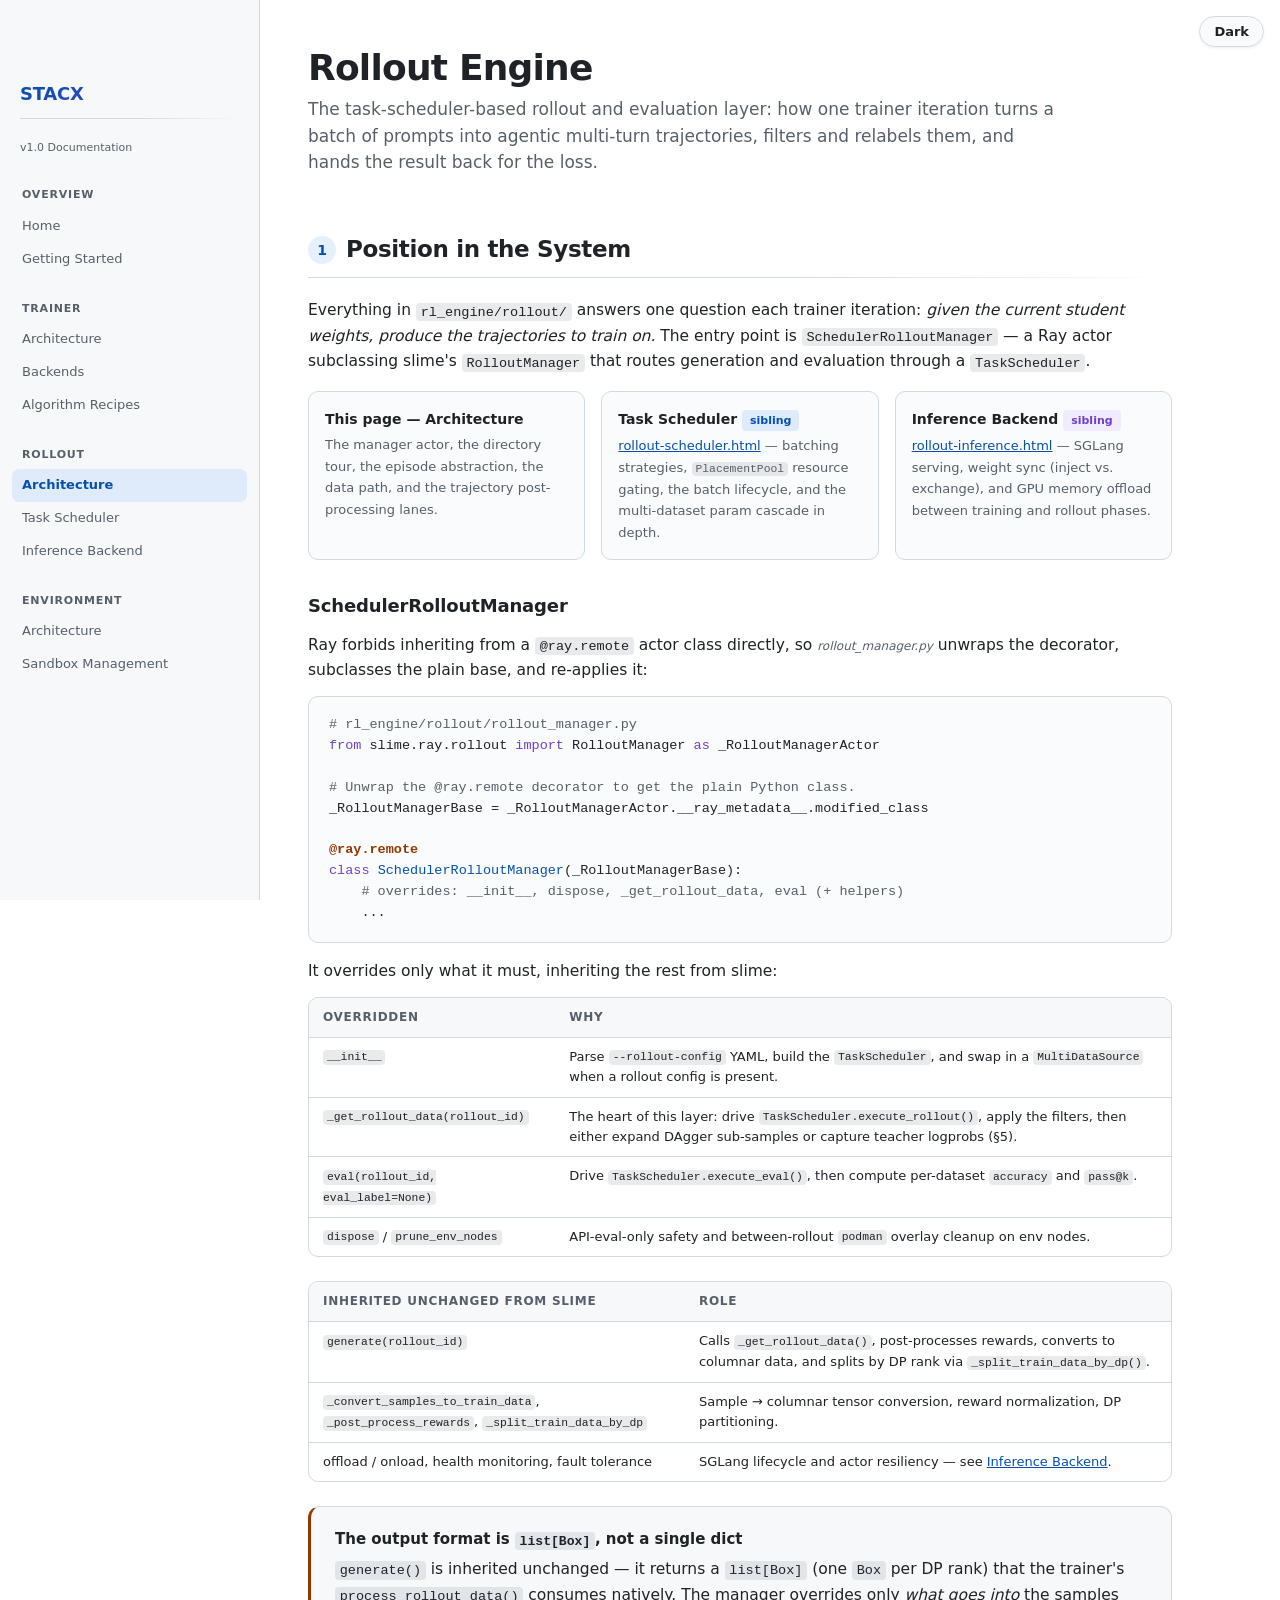
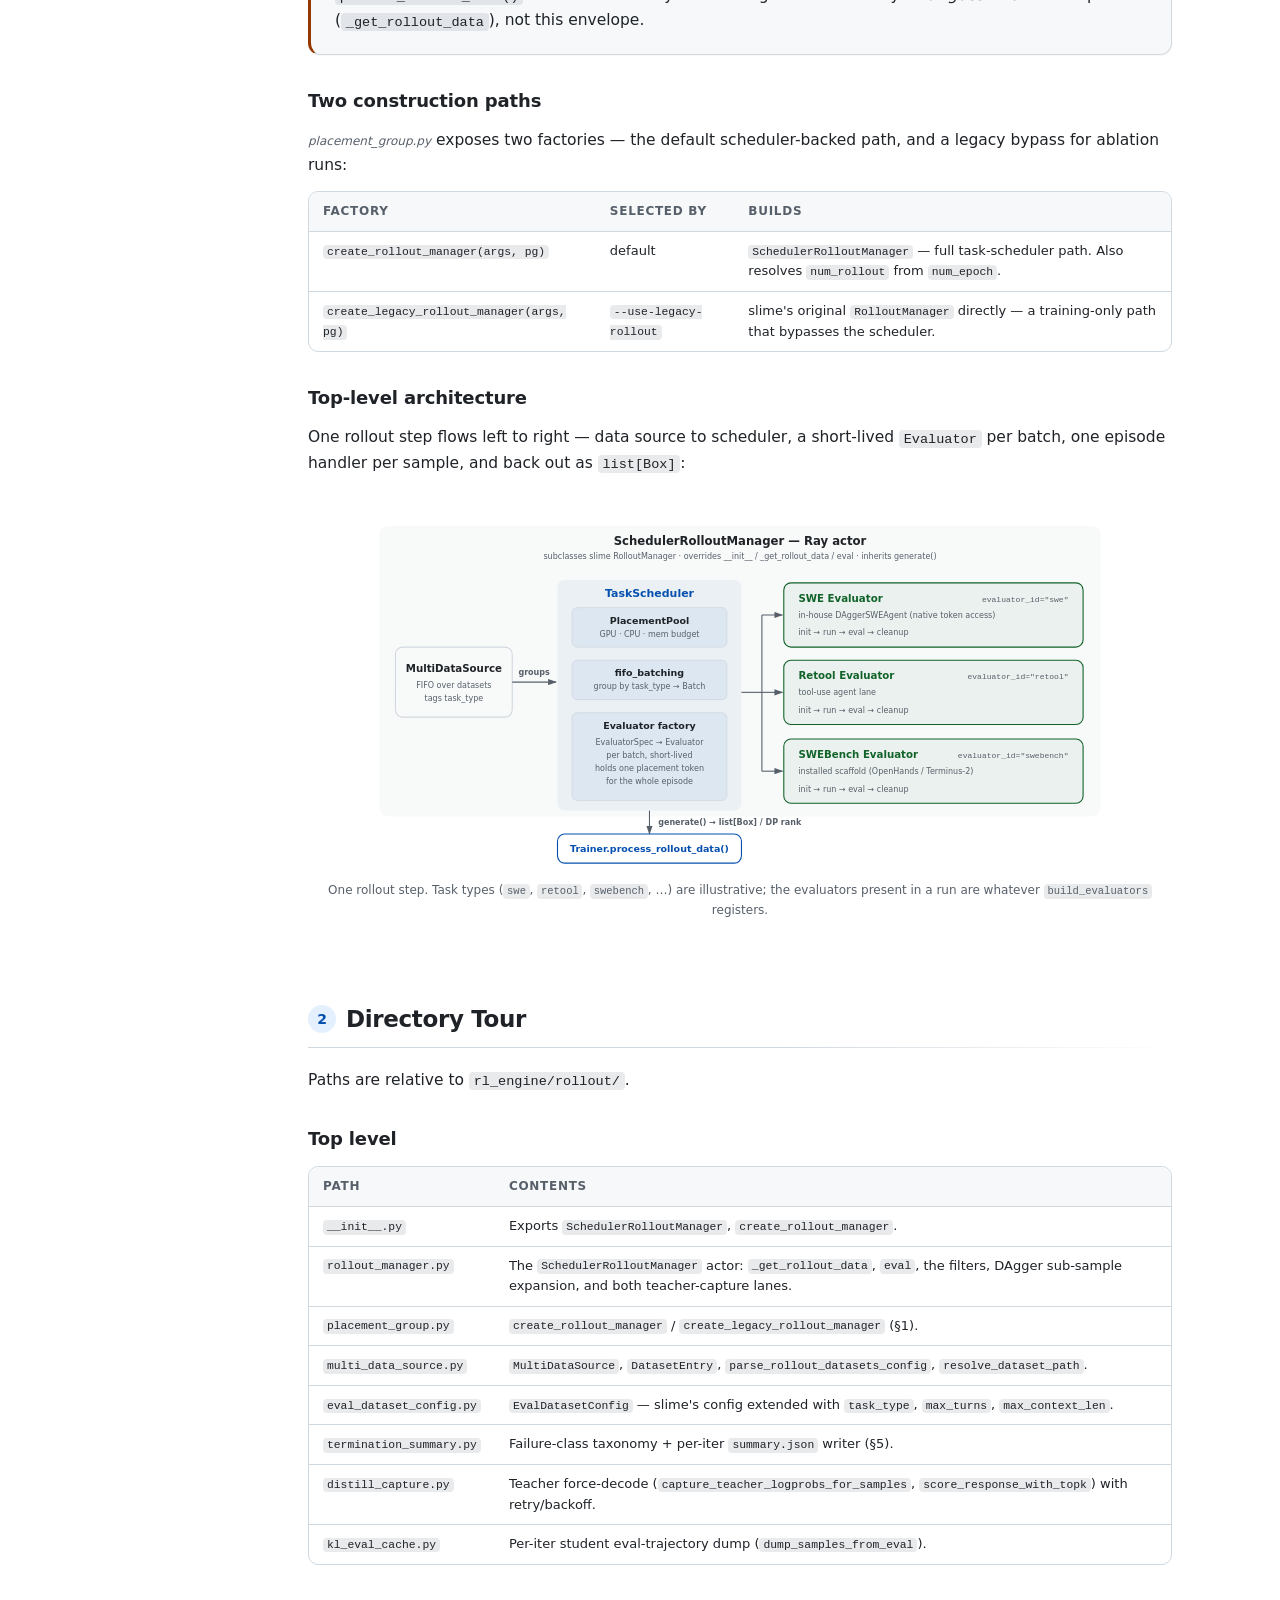
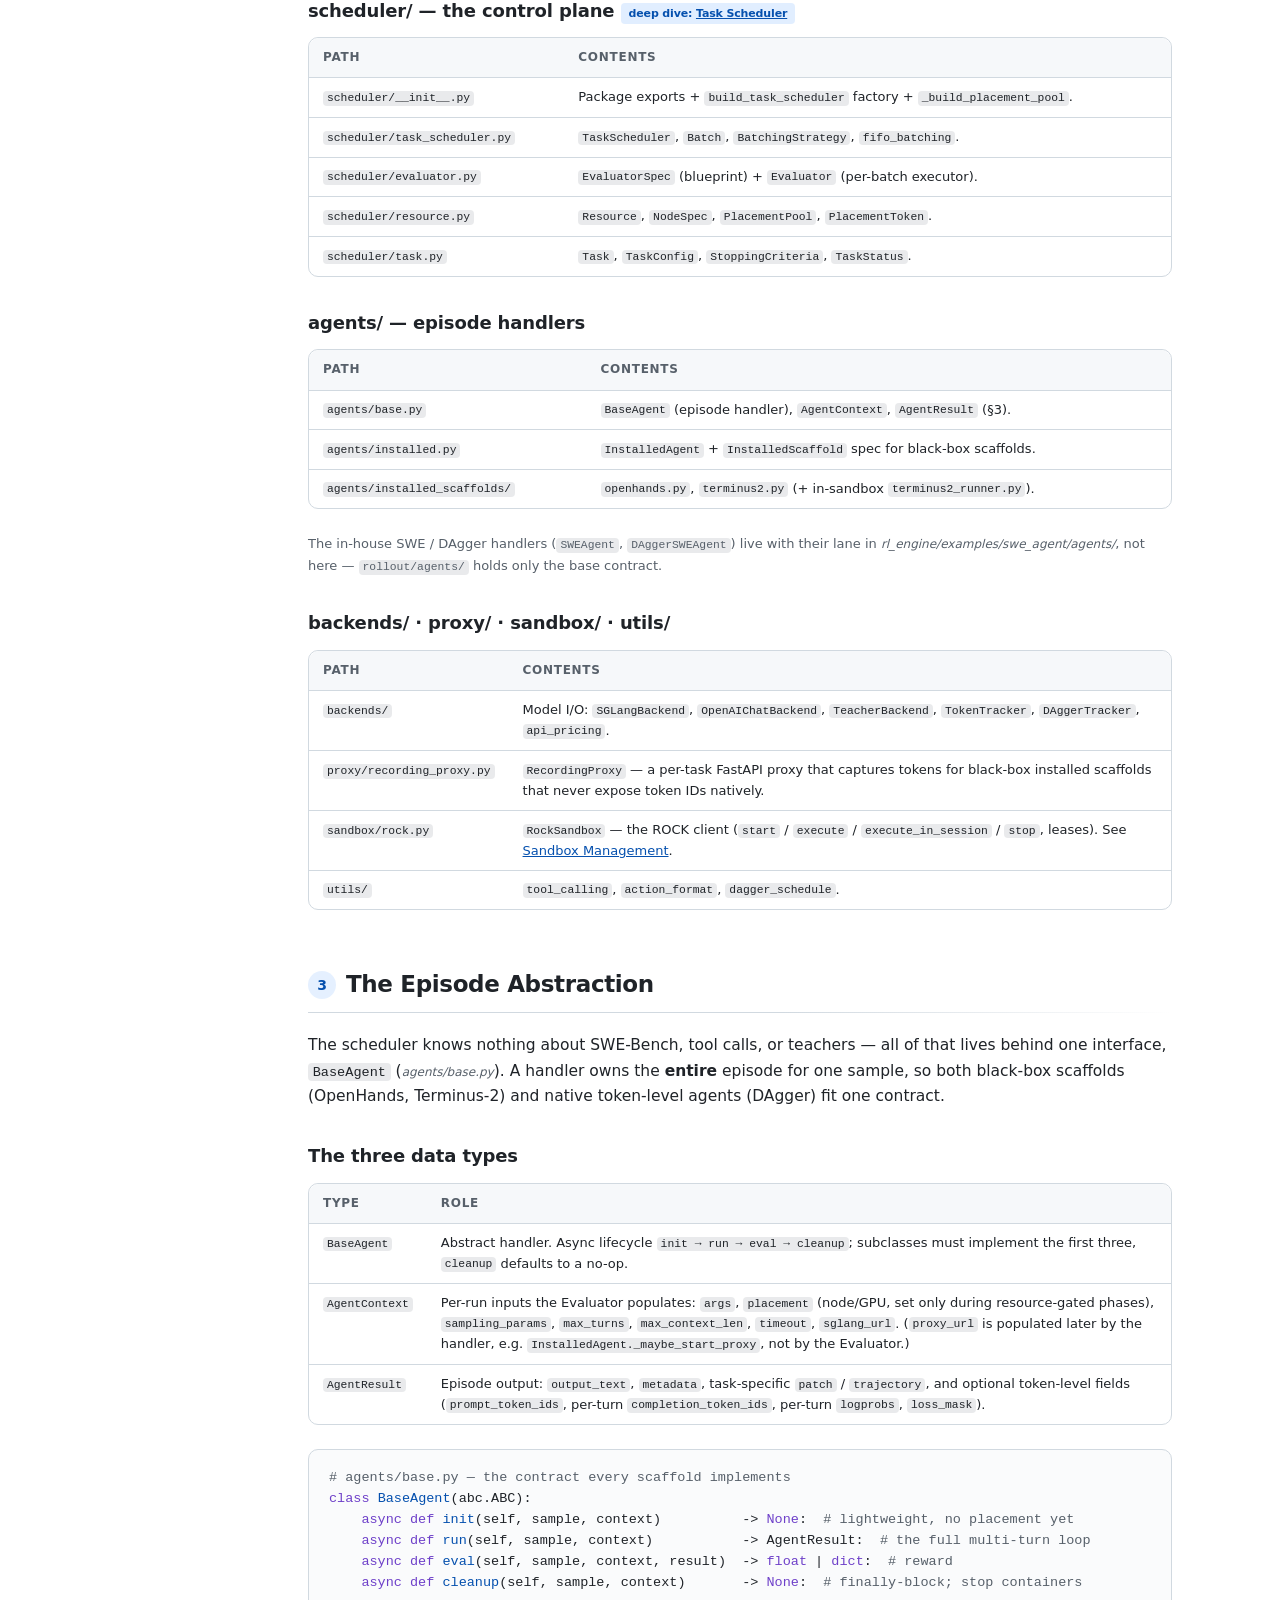
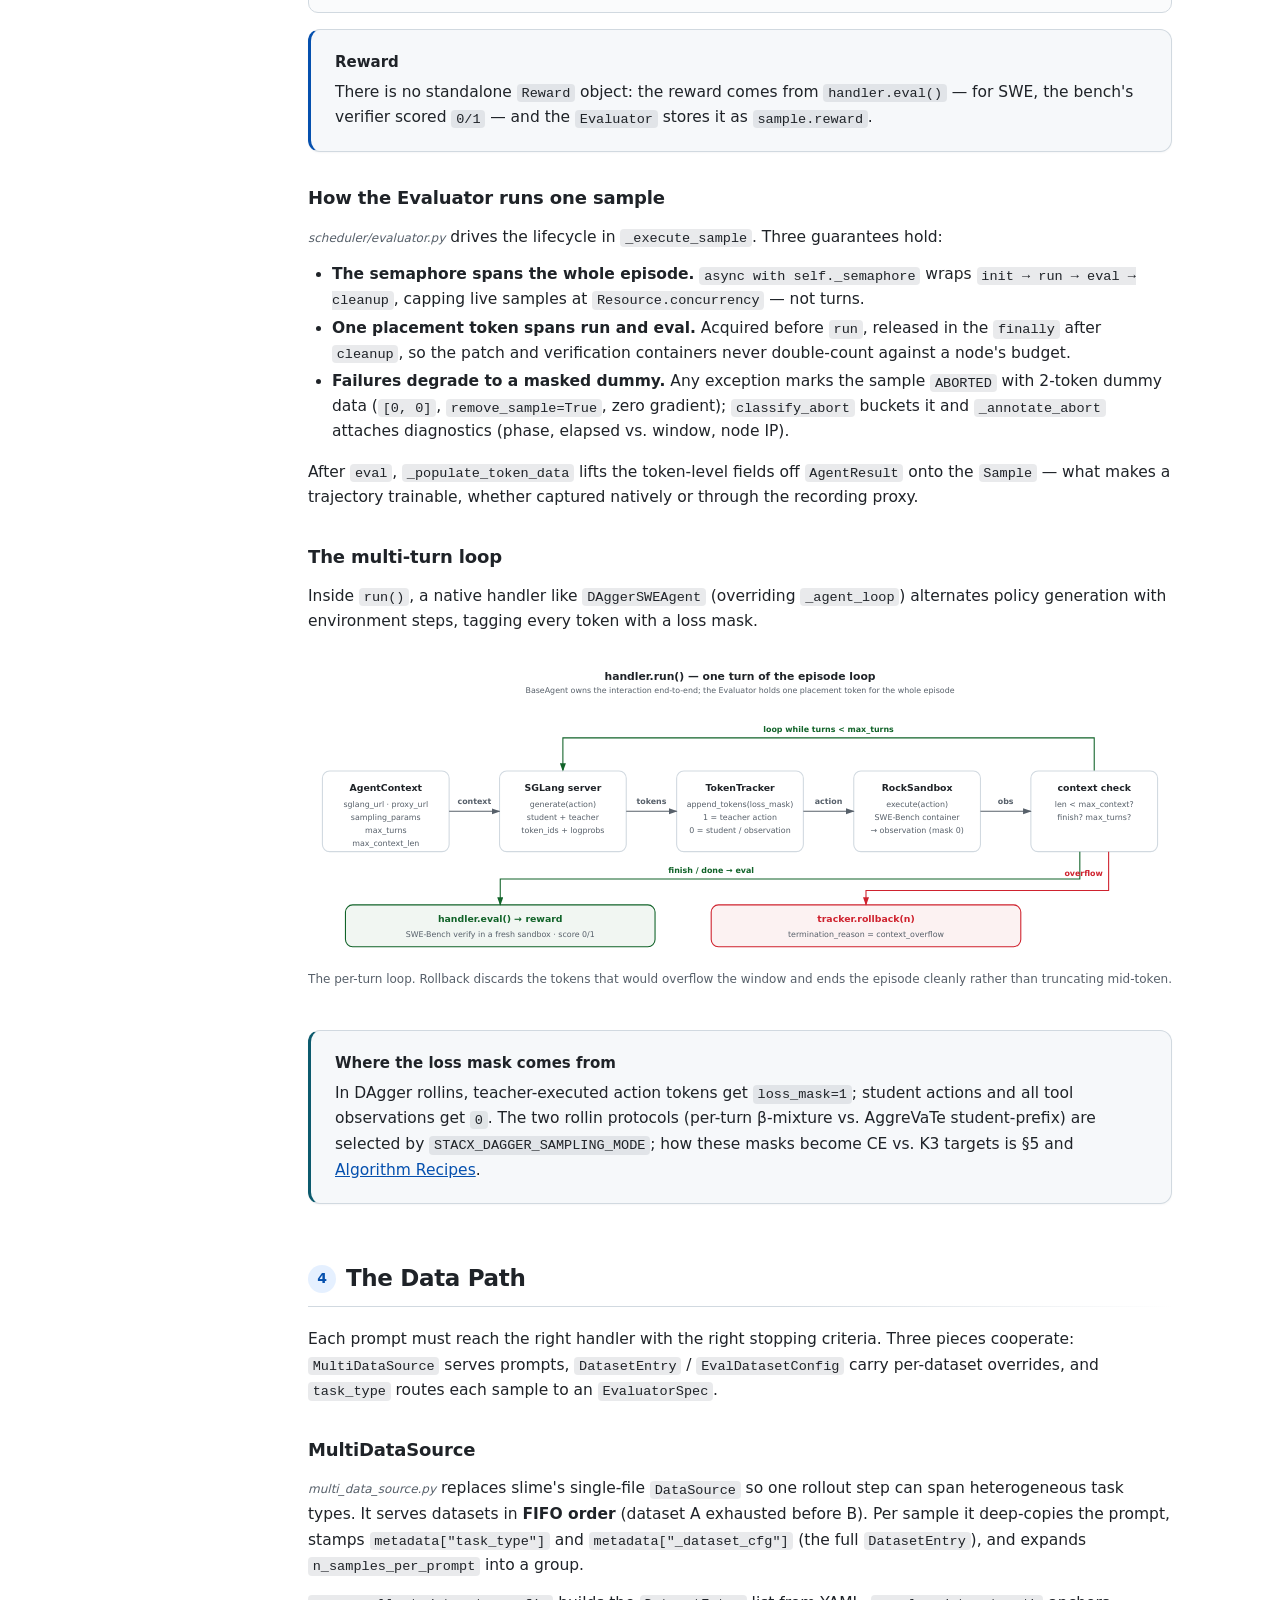
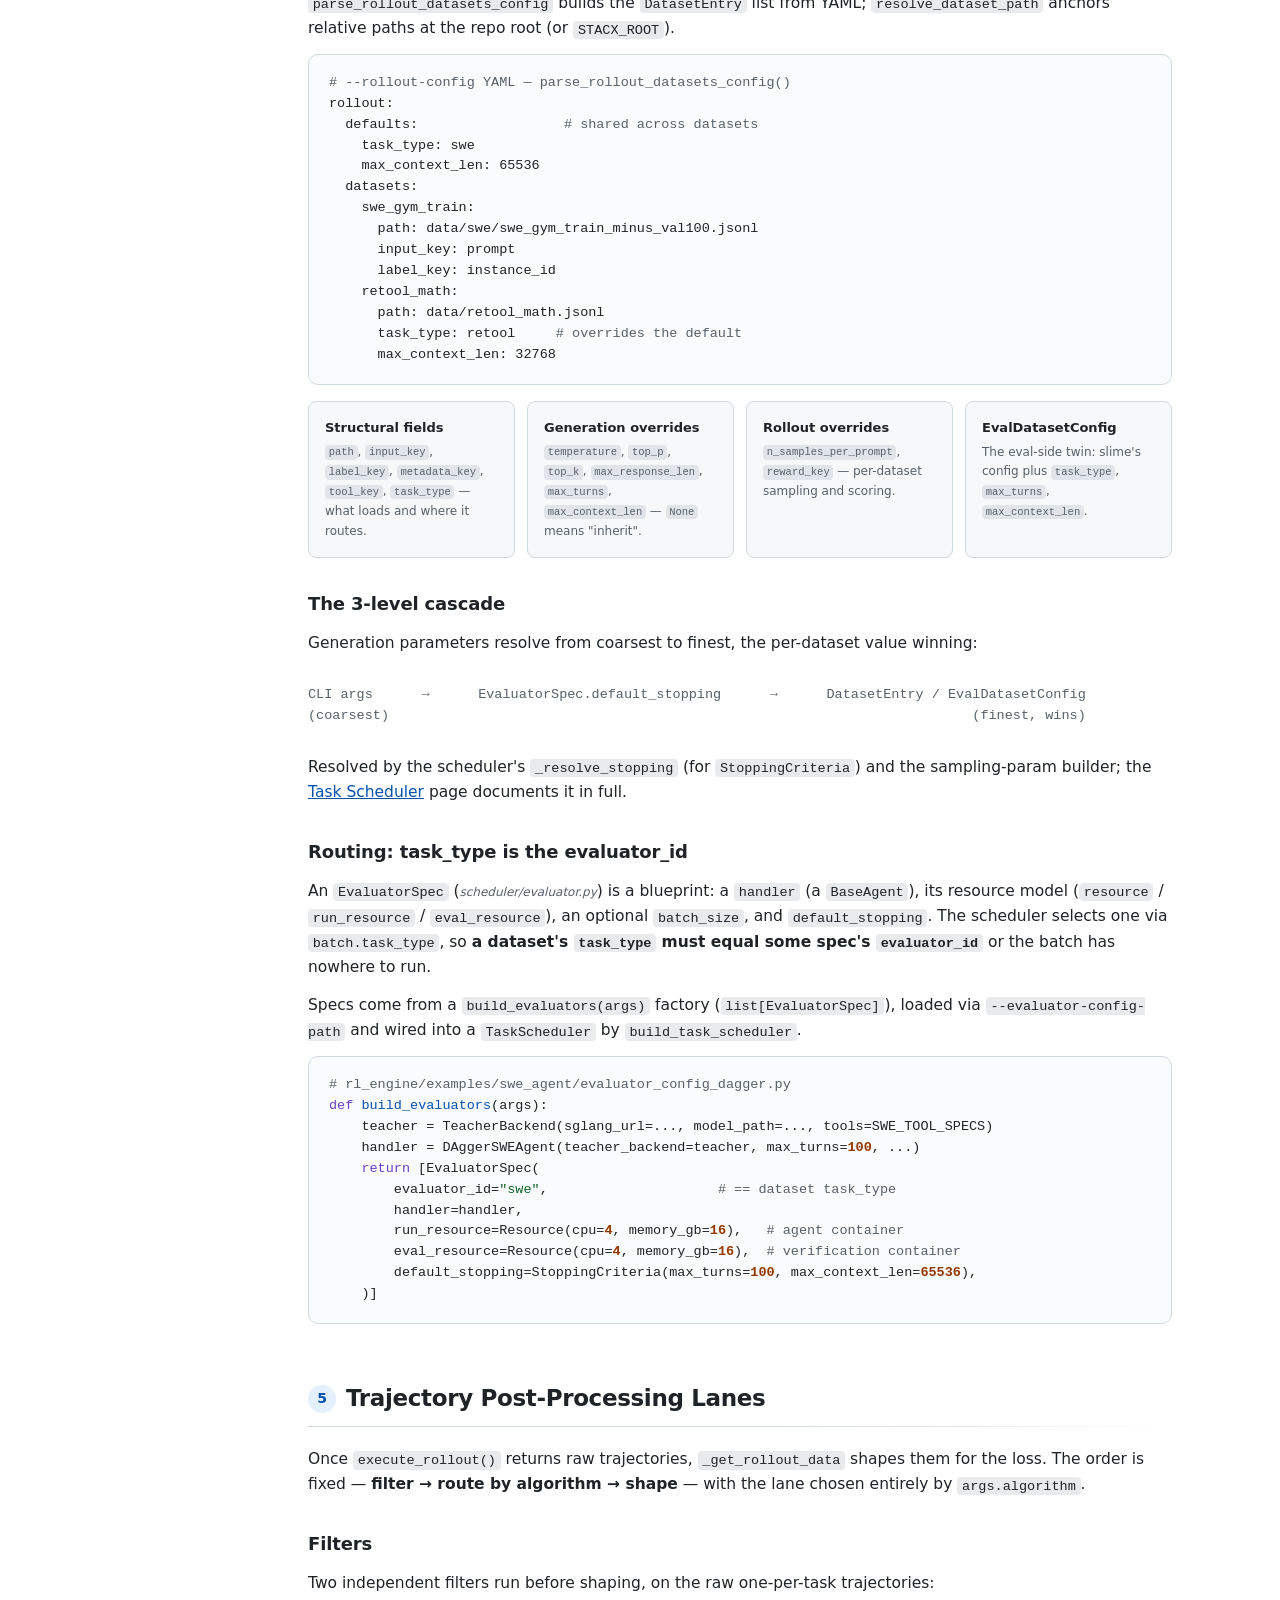
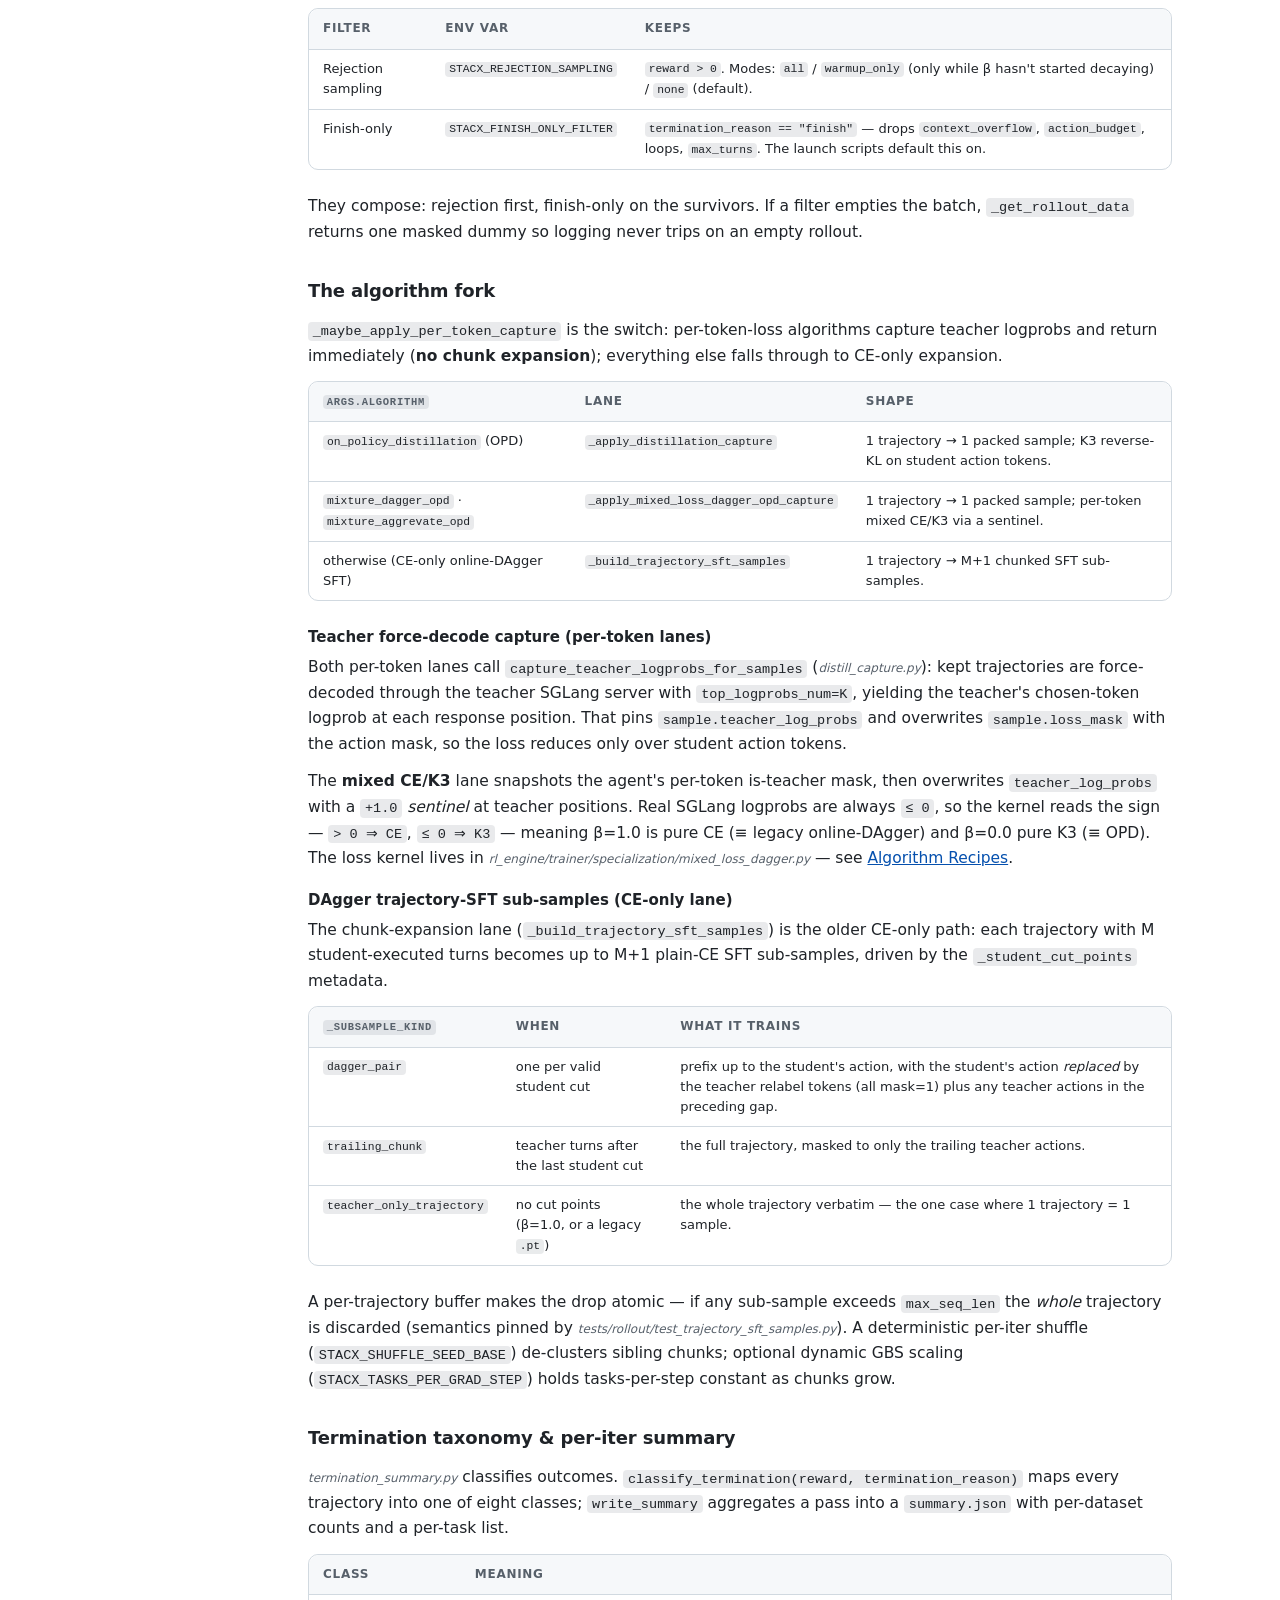
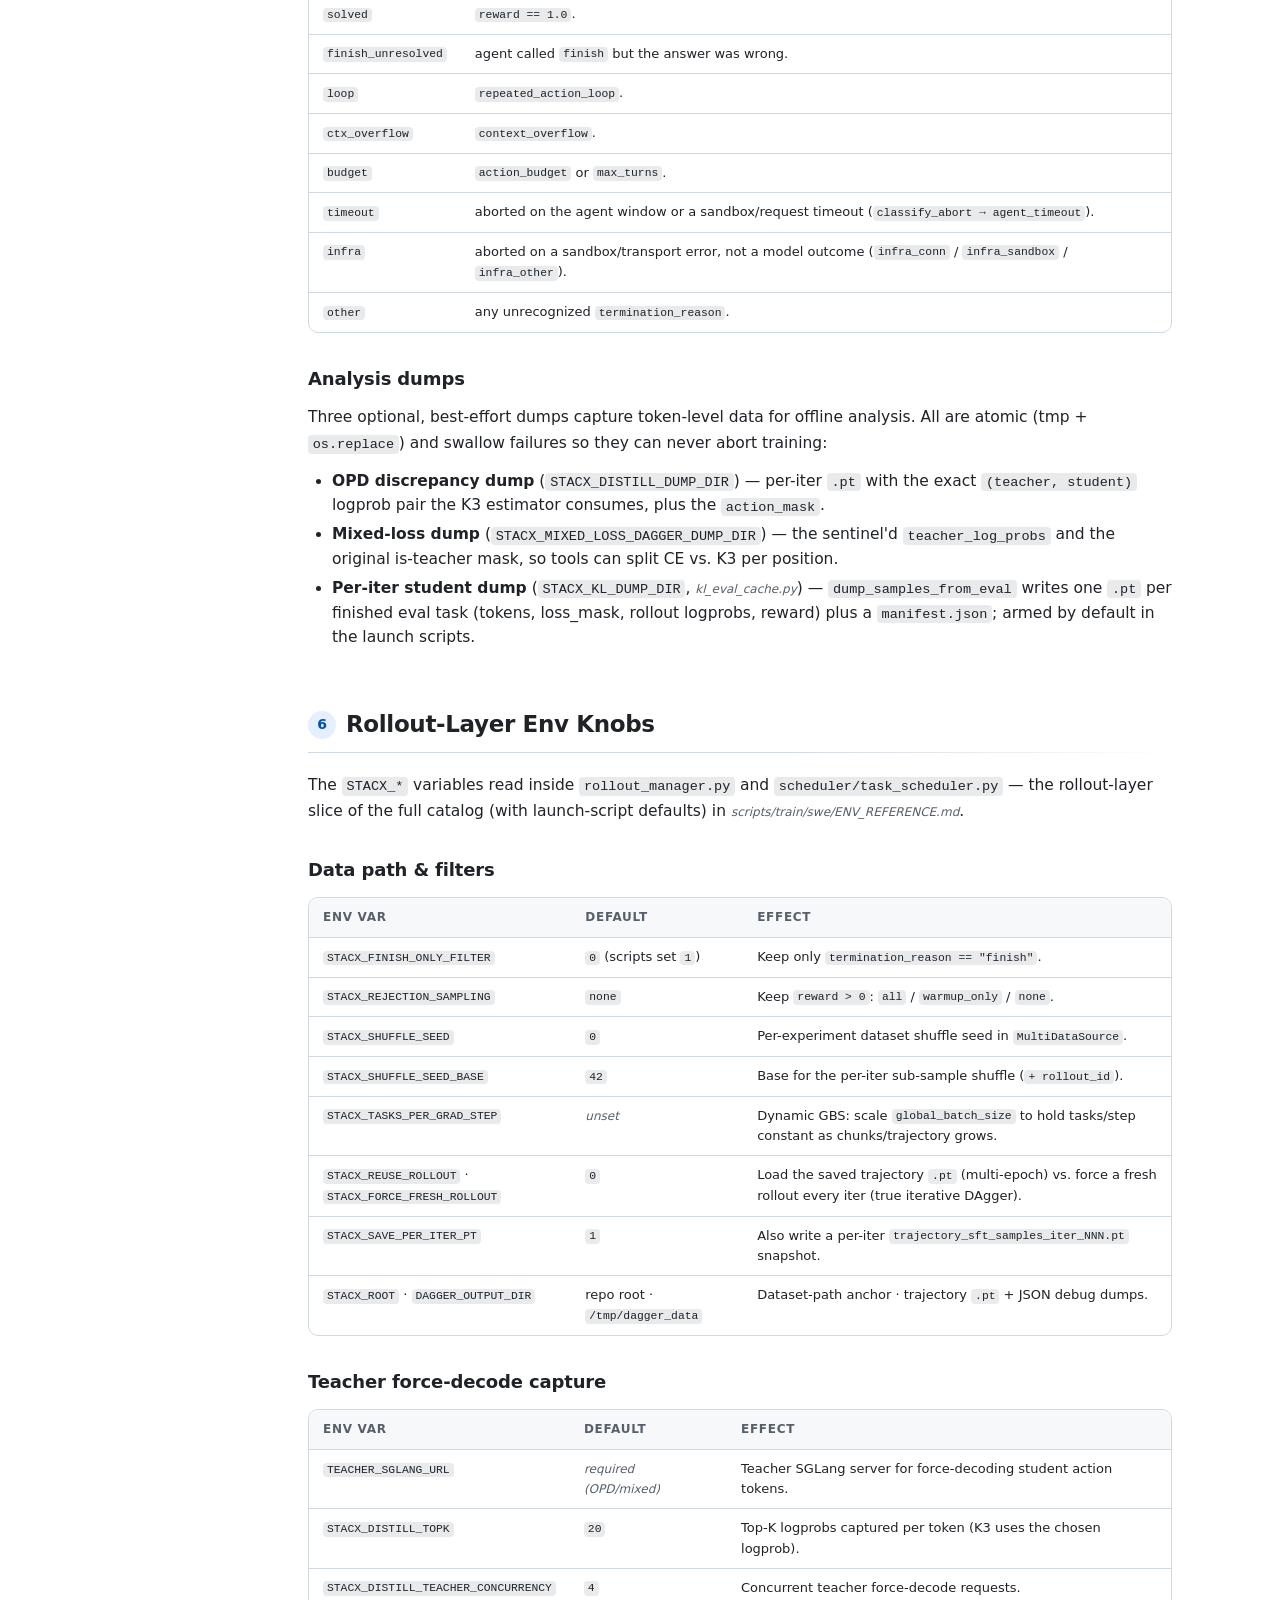
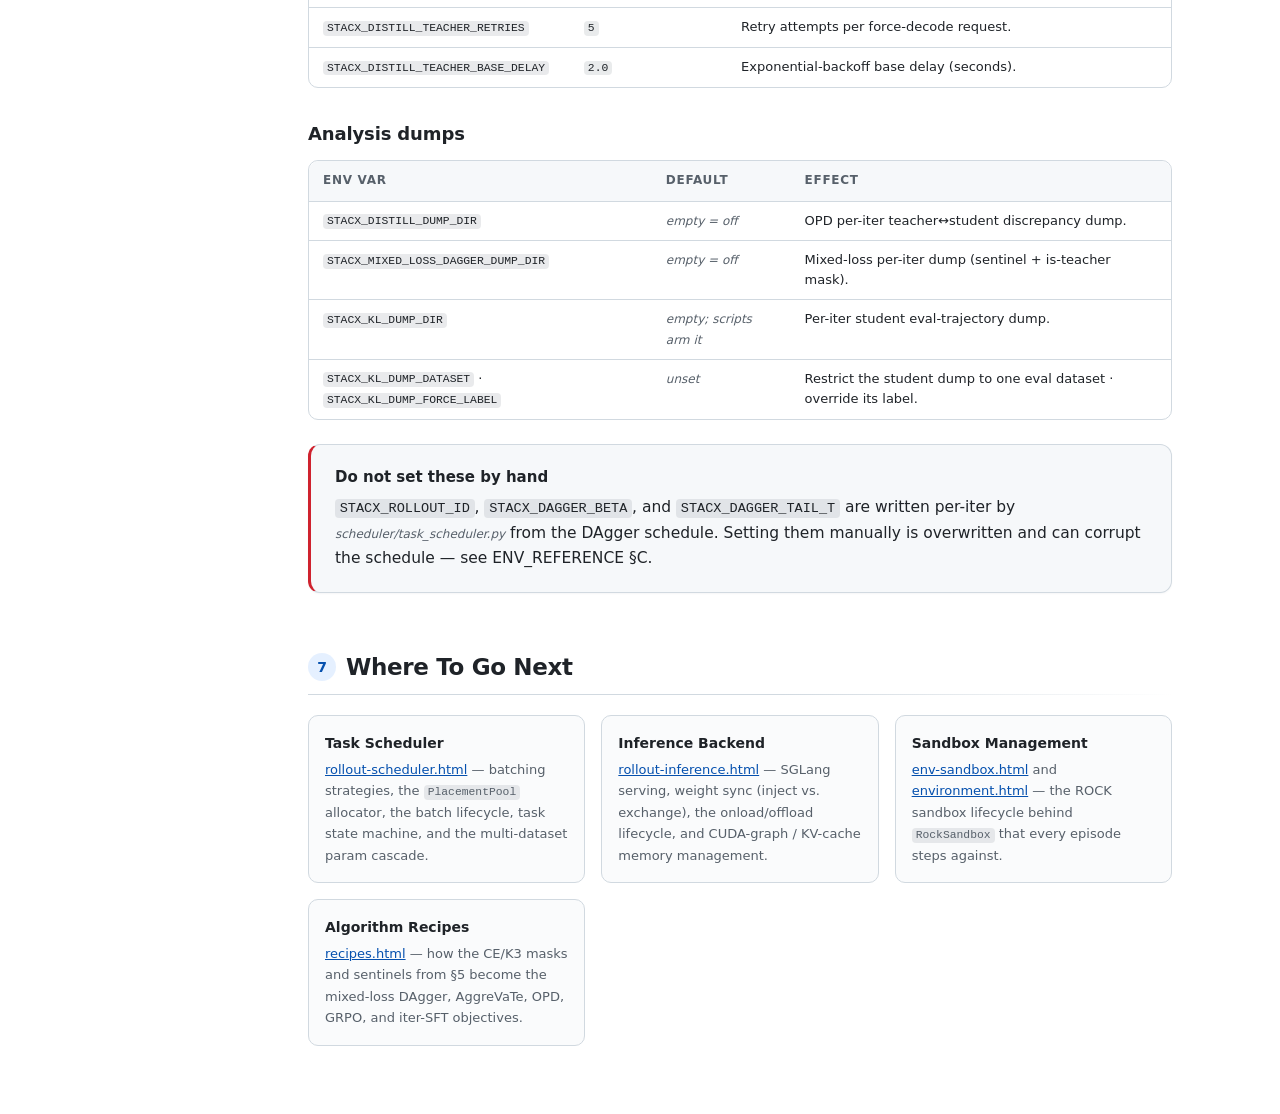
<file: docs/rollout.html>
<!DOCTYPE html>
<html lang="en">
<head>
  <meta charset="UTF-8">
  <meta name="viewport" content="width=device-width, initial-scale=1.0">
  <title>Rollout Engine — STACX Documentation</title>
  <style>
/* STACX Documentation — Shared Stylesheet
   Dark theme */

:root {
  --bg: #ffffff;
  --surface: #f6f8fa;
  --surface2: #eaeef2;
  --border: #d1d9e0;
  --text: #1f2328;
  --text-dim: #57606a;
  --accent-blue: #0550ae;
  --accent-green: #116329;
  --accent-orange: #953800;
  --accent-purple: #6e40c9;
  --accent-red: #cf222e;
  --accent-cyan: #0c5a6d;
  --nav-width: 260px;
}

[data-theme="dark"] {
  --bg: #0d1117;
  --surface: #161b22;
  --surface2: #1c2128;
  --border: #30363d;
  --text: #e6edf3;
  --text-dim: #8b949e;
  --accent-blue: #58a6ff;
  --accent-green: #3fb950;
  --accent-orange: #d29922;
  --accent-purple: #bc8cff;
  --accent-red: #f85149;
  --accent-cyan: #56d4dd;
}

* { margin: 0; padding: 0; box-sizing: border-box; }

body {
  background: var(--bg);
  color: var(--text);
  font-family: -apple-system, BlinkMacSystemFont, 'SF Pro Display', 'Segoe UI', system-ui, sans-serif;
  line-height: 1.6;
}

/* ── Navigation Sidebar ────────────────────────────────── */

.nav-sidebar {
  position: fixed;
  top: 0; left: 0;
  width: var(--nav-width);
  height: 100vh;
  background: var(--surface);
  border-right: 1px solid var(--border);
  padding: 24px 0;
  overflow-y: auto;
  z-index: 100;
}

.nav-logo {
  padding: 0 20px;
  margin-bottom: 24px;
}

.nav-logo h2 {
  font-size: 18px;
  font-weight: 700;
  background: linear-gradient(135deg, var(--accent-blue), var(--accent-purple));
  -webkit-background-clip: text;
  -webkit-text-fill-color: transparent;
  background-clip: text;
}

.nav-logo .version {
  font-size: 11px;
  color: var(--text-dim);
  margin-top: 2px;
}

.nav-section {
  padding: 0 12px;
  margin-bottom: 8px;
}

.nav-section-title {
  font-size: 11px;
  font-weight: 600;
  text-transform: uppercase;
  letter-spacing: 0.8px;
  color: var(--text-dim);
  padding: 8px 8px 4px 8px;
}

.nav-link {
  display: block;
  padding: 6px 12px;
  border-radius: 6px;
  color: var(--text-dim);
  text-decoration: none;
  font-size: 13px;
  transition: all 0.15s;
}

.nav-link:hover {
  background: var(--surface2);
  color: var(--text);
}

.nav-link.active {
  background: rgba(56, 139, 253, 0.12);
  color: var(--accent-blue);
  font-weight: 500;
}

.nav-link .placeholder-tag {
  font-size: 9px;
  padding: 1px 5px;
  border-radius: 3px;
  background: rgba(139, 148, 158, 0.15);
  color: var(--text-dim);
  margin-left: 6px;
  vertical-align: middle;
}

/* ── Main Content ──────────────────────────────────────── */

.main-content {
  margin-left: var(--nav-width);
  padding: 48px 48px 80px 48px;
  max-width: 960px;
}

h1 {
  font-size: 32px;
  font-weight: 700;
  margin-bottom: 8px;
  background: linear-gradient(135deg, var(--accent-blue), var(--accent-purple));
  -webkit-background-clip: text;
  -webkit-text-fill-color: transparent;
  background-clip: text;
}

.page-subtitle {
  color: var(--text-dim);
  font-size: 15px;
  margin-bottom: 40px;
}

h2 {
  font-size: 22px;
  font-weight: 600;
  margin: 48px 0 16px 0;
  padding-bottom: 8px;
  border-bottom: 1px solid var(--border);
  display: flex;
  align-items: center;
  gap: 10px;
}

h2 .num {
  display: inline-flex;
  align-items: center;
  justify-content: center;
  width: 28px;
  height: 28px;
  border-radius: 50%;
  background: var(--accent-blue);
  color: var(--bg);
  font-size: 14px;
  font-weight: 700;
  flex-shrink: 0;
}

h3 {
  font-size: 17px;
  font-weight: 600;
  margin: 28px 0 10px 0;
  color: var(--accent-blue);
}

h4 {
  font-size: 14px;
  font-weight: 600;
  margin: 16px 0 6px 0;
  color: var(--accent-green);
}

p { margin-bottom: 12px; font-size: 14px; }

ul, ol {
  margin: 8px 0 16px 24px;
  font-size: 14px;
}

li { margin-bottom: 4px; }

/* ── Cards ─────────────────────────────────────────────── */

.card {
  background: var(--surface);
  border: 1px solid var(--border);
  border-radius: 10px;
  padding: 20px 24px;
  margin-bottom: 16px;
}

.card.blue   { border-left: 3px solid var(--accent-blue); }
.card.green  { border-left: 3px solid var(--accent-green); }
.card.orange { border-left: 3px solid var(--accent-orange); }
.card.purple { border-left: 3px solid var(--accent-purple); }
.card.red    { border-left: 3px solid var(--accent-red); }
.card.cyan   { border-left: 3px solid var(--accent-cyan); }

.card h4 { margin-top: 0; }
.card p:last-child { margin-bottom: 0; }

/* ── Callout Grid ──────────────────────────────────────── */

.callout-grid {
  display: grid;
  grid-template-columns: repeat(auto-fit, minmax(260px, 1fr));
  gap: 16px;
  margin: 16px 0 24px 0;
}

.callout {
  background: var(--surface2);
  border: 1px solid var(--border);
  border-radius: 8px;
  padding: 16px;
}

.callout h4 {
  font-size: 14px;
  font-weight: 600;
  margin: 0 0 4px 0;
}

.callout p {
  font-size: 13px;
  color: var(--text-dim);
  margin: 0;
}

/* ── Code ──────────────────────────────────────────────── */

code {
  font-family: 'SF Mono', 'Fira Code', 'Consolas', monospace;
  font-size: 12px;
  background: rgba(110, 118, 129, 0.15);
  padding: 2px 6px;
  border-radius: 4px;
}

pre {
  background: var(--surface2);
  border: 1px solid var(--border);
  border-radius: 8px;
  padding: 16px 20px;
  overflow-x: auto;
  font-family: 'SF Mono', 'Fira Code', 'Consolas', monospace;
  font-size: 12px;
  line-height: 1.6;
  margin: 10px 0 16px 0;
  color: var(--text);
}

pre code {
  background: none;
  padding: 0;
  font-size: inherit;
}

.code-ref {
  font-family: 'SF Mono', 'Fira Code', monospace;
  font-size: 12px;
  color: var(--accent-orange);
  background: rgba(210, 153, 34, 0.1);
  padding: 2px 6px;
  border-radius: 4px;
}

.file-ref {
  color: var(--text-dim);
  font-size: 12px;
  font-style: italic;
}

/* syntax coloring in pre blocks */
.kw { color: var(--accent-purple); }
.fn { color: var(--accent-blue); }
.cm { color: var(--text-dim); }
.st { color: var(--accent-green); }
.ar { color: var(--accent-orange); font-weight: 600; }

/* ── Tables ────────────────────────────────────────────── */

table {
  width: 100%;
  border-collapse: collapse;
  margin: 12px 0 24px 0;
  font-size: 13px;
}

th {
  text-align: left;
  padding: 10px 12px;
  border-bottom: 2px solid var(--border);
  color: var(--accent-blue);
  font-weight: 600;
}

td {
  padding: 8px 12px;
  border-bottom: 1px solid var(--border);
}

tr:hover td {
  background: rgba(56, 139, 253, 0.04);
}

/* ── Flow Diagrams ─────────────────────────────────────── */

.diagram {
  background: var(--surface);
  border: 1px solid var(--border);
  border-radius: 10px;
  padding: 24px;
  margin: 16px 0;
  overflow-x: auto;
}

.diagram pre {
  background: none;
  border: none;
  padding: 0;
  margin: 0;
  color: var(--text-dim);
}

/* ── Tags / Badges ─────────────────────────────────────── */

.tag {
  display: inline-block;
  padding: 2px 8px;
  border-radius: 4px;
  font-size: 11px;
  font-weight: 600;
}

.tag-blue   { background: rgba(56, 139, 253, 0.15); color: var(--accent-blue); }
.tag-green  { background: rgba(63, 185, 80, 0.15); color: var(--accent-green); }
.tag-orange { background: rgba(210, 153, 34, 0.15); color: var(--accent-orange); }
.tag-purple { background: rgba(188, 140, 255, 0.15); color: var(--accent-purple); }
.tag-red    { background: rgba(248, 81, 73, 0.15); color: var(--accent-red); }

/* ── Feature Grid ──────────────────────────────────────── */

.feature-grid {
  display: grid;
  grid-template-columns: repeat(auto-fit, minmax(200px, 1fr));
  gap: 12px;
  margin: 16px 0 24px 0;
}

.feature-item {
  background: var(--surface);
  border: 1px solid var(--border);
  border-radius: 8px;
  padding: 16px;
}

.feature-item h4 {
  margin: 0 0 4px 0;
  font-size: 13px;
}

.feature-item p {
  font-size: 12px;
  color: var(--text-dim);
  margin: 0;
}

/* ── Responsive ────────────────────────────────────────── */

@media (max-width: 900px) {
  .nav-sidebar { display: none; }
  .main-content { margin-left: 0; padding: 24px; }
}

.theme-toggle {
  position: fixed;
  top: 16px;
  right: 16px;
  z-index: 200;
  background: var(--surface);
  border: 1px solid var(--border);
  border-radius: 8px;
  padding: 6px 12px;
  color: var(--text);
  font-size: 13px;
  cursor: pointer;
  transition: all 0.2s;
  font-family: inherit;
}
.theme-toggle:hover {
  background: var(--surface2);
  border-color: var(--accent-blue);
}

/* page-local */
.diagram svg { width: 100%; height: auto; display: block; }
.diagram .fig-caption { font-size: 12px; color: var(--text-dim); margin-top: 12px; text-align: center; }
.lane-note { font-size: 13px; color: var(--text-dim); margin: 6px 0 14px 0; }
  /* shared: readable content links in both themes */
.main-content a, .main-content a code { color: var(--accent-blue); }
.main-content a:hover { color: var(--accent-cyan); }

/* ── Refinement layer: typography, response, materials ── */

html { scroll-behavior: smooth; scroll-padding-top: 24px; }

body {
  -webkit-font-smoothing: antialiased;
  text-rendering: optimizeLegibility;
  font-optical-sizing: auto;
}

::selection { background: rgba(56, 139, 253, 0.22); }

/* Type — size-specific tracking and leading */
h1 {
  background: none;
  -webkit-text-fill-color: var(--text);
  color: var(--text);
  letter-spacing: -0.022em;
  line-height: 1.15;
  text-wrap: balance;
}
h2 { letter-spacing: -0.015em; text-wrap: balance; }
h3 { letter-spacing: -0.008em; }
p { font-size: 14.5px; line-height: 1.65; }
ul, ol { font-size: 14.5px; }
li { line-height: 1.6; }
.page-subtitle { font-size: 16px; text-wrap: pretty; }

/* Quieter chrome — tint instead of fill, neutral table headers */
h2 .num {
  background: rgba(56, 139, 253, 0.13);
  color: var(--accent-blue);
  font-weight: 650;
}
th {
  color: var(--text-dim);
  font-size: 12px;
  text-transform: uppercase;
  letter-spacing: 0.06em;
}
table { font-variant-numeric: tabular-nums; }

/* Gentle depth on resting surfaces */
.card, .diagram, .comparison-col { box-shadow: 0 1px 2px rgba(16, 24, 40, 0.04); }

/* Response — feedback on press, not just hover */
.nav-link, .theme-toggle, .hero-card, .view-toggle-btn {
  transition: background 0.15s ease-out, color 0.15s ease-out,
              border-color 0.15s ease-out, transform 0.15s ease-out;
}
.nav-link:active, .view-toggle-btn:active { transform: scale(0.98); transition-duration: 0.05s; }
.theme-toggle:active { transform: scale(0.96); transition-duration: 0.05s; }
.hero-card:active { transform: translateY(0) scale(0.99); transition-duration: 0.05s; }
.main-content a:active { opacity: 0.65; }

:focus-visible { outline: 2px solid var(--accent-blue); outline-offset: 2px; border-radius: 4px; }

.nav-sidebar { scrollbar-width: thin; }

/* Floating chrome reads as material — content scrolls beneath it */
.theme-toggle {
  background: color-mix(in srgb, var(--surface) 72%, transparent);
  backdrop-filter: blur(12px) saturate(180%);
  -webkit-backdrop-filter: blur(12px) saturate(180%);
  box-shadow: 0 1px 3px rgba(16, 24, 40, 0.07);
}

@media (prefers-reduced-motion: reduce) {
  html { scroll-behavior: auto; }
  *, *::before, *::after { transition-duration: 0.01ms !important; animation: none !important; }
}
@media (prefers-reduced-transparency: reduce) {
  .theme-toggle {
    background: var(--surface);
    backdrop-filter: none;
    -webkit-backdrop-filter: none;
  }
}

/* ── Refinement layer v2: beauty pass ── */

/* Sidebar — calmer rhythm, tactile links */
.nav-sidebar { padding: 20px 0 28px; }
.nav-sidebar::-webkit-scrollbar { width: 8px; }
.nav-sidebar::-webkit-scrollbar-thumb { background: var(--border); border-radius: 4px; }
.nav-logo { padding: 4px 20px 0; margin-bottom: 20px; }
.nav-section { margin-bottom: 14px; }
.nav-section-title { padding: 10px 10px 6px; }
.nav-link { padding: 6px 10px; border-radius: 7px; }
.nav-link.active { font-weight: 600; }

/* Section rules — the divider fades out instead of cutting across */
h2 { border-bottom: none; padding-bottom: 10px; position: relative; margin-top: 52px; }
h2::after {
  content: ""; position: absolute; left: 0; right: 0; bottom: 0; height: 1px;
  background: linear-gradient(90deg, var(--border) 55%, transparent);
}

/* Surfaces — rounder, softer */
.card, .diagram, .comparison-col { border-radius: 12px; }
pre, .callout { border-radius: 10px; }

/* Tables — enclosed, rounded, quiet */
table {
  border-collapse: separate; border-spacing: 0;
  border: 1px solid var(--border); border-radius: 10px; overflow: hidden;
}
th { background: var(--surface); border-bottom: 1px solid var(--border); padding: 10px 14px; }
td { padding: 9px 14px; }
tr:last-child td { border-bottom: none; }
th:first-child { border-top-left-radius: 9px; }
th:last-child { border-top-right-radius: 9px; }
tr:last-child td:first-child { border-bottom-left-radius: 9px; }
tr:last-child td:last-child { border-bottom-right-radius: 9px; }

/* Floating toggle as a pill */
.theme-toggle { border-radius: 999px; padding: 7px 14px; font-weight: 600; }

/* Landing hero — faint atmospheric wash, icon chips, deeper card lift */
.hero { position: relative; }
.hero::before {
  content: ""; position: absolute; inset: -48px -80px 0; z-index: -1; pointer-events: none;
  background:
    radial-gradient(55% 45% at 50% 0%, rgba(56, 139, 253, 0.07), transparent 70%),
    radial-gradient(35% 35% at 82% 12%, rgba(188, 140, 255, 0.05), transparent 70%);
}
.hero h1 { font-size: 54px; letter-spacing: -0.03em; }
.hero .tagline { font-size: 19px; text-wrap: pretty; }
.hero-card {
  border-radius: 14px; padding: 26px 24px;
  box-shadow: 0 1px 2px rgba(16, 24, 40, 0.04);
}
.hero-card:hover {
  transform: translateY(-3px);
  box-shadow: 0 10px 28px rgba(16, 24, 40, 0.08);
}
.hero-card .icon {
  width: 46px; height: 46px; display: inline-grid; place-items: center;
  background: var(--surface2); border-radius: 12px;
  font-size: 22px; margin-bottom: 14px;
}

/* ── Refinement v3: professional pass (external design review) ── */

html { color-scheme: light; }
[data-theme="dark"] { color-scheme: dark; }

/* Type scale — larger, less compressed */
body { font-size: 15.5px; }
p, ul, ol { font-size: inherit; }
h1 { font-size: 36px; line-height: 1.12; }
h2 { font-size: 23px; margin: 56px 0 20px; }
h3 { font-size: 18px; margin: 32px 0 12px; }
h4 { font-size: 15px; }
.page-subtitle { font-size: 17px; line-height: 1.55; max-width: 70ch; margin-bottom: 48px; }

/* One accent — headings are neutral ink */
h3, h4 { color: var(--text); }

/* Code — relative inline sizing, comfortable blocks */
code { font-size: 0.875em; padding: 0.12em 0.35em; border-radius: 4px; }
pre { font-size: 13.5px; line-height: 1.55; padding: 18px 20px; tab-size: 2; }
pre code { font-size: inherit; padding: 0; }

/* Tables scroll instead of squeezing */
.table-scroll { overflow-x: auto; margin: 12px 0 24px; border: 1px solid var(--border); border-radius: 10px; }
.table-scroll table { min-width: 640px; margin: 0; border: 0; }
td { vertical-align: top; line-height: 1.55; }

/* Diagrams — legible labels, editorial captions */
.diagram svg, .arch-diagram svg { display: block; width: 100%; height: auto; }
.diagram svg text[font-size="9"], .diagram svg text[font-size="10"],
.arch-diagram svg text[font-size="9"], .arch-diagram svg text[font-size="10"] { font-size: 11px; }
.fig-caption { font-style: normal; text-align: left; font-size: 12.5px; margin: 10px 0 12px; max-width: none; }

/* Landing hero actions + icon chips */
.hero-actions { display: flex; justify-content: center; gap: 10px; margin: 26px 0 8px; }
.main-content a.button-primary, .main-content a.button-secondary {
  display: inline-flex; align-items: center; gap: 7px;
  padding: 9px 16px; border-radius: 8px; font-size: 14px; font-weight: 600; text-decoration: none;
  transition: background 0.15s ease-out, border-color 0.15s ease-out,
              filter 0.15s ease-out, transform 0.15s ease-out;
}
.main-content a.button-primary { background: var(--accent-blue); color: #fff; }
.main-content a.button-primary:hover { filter: brightness(1.1); color: #fff; }
.main-content a.button-secondary { border: 1px solid var(--border); background: var(--surface); color: var(--text); }
.main-content a.button-secondary:hover { border-color: var(--accent-blue); color: var(--text); }
.main-content a.button-primary:active, .main-content a.button-secondary:active { transform: scale(0.97); }
.hero-card .icon svg { width: 22px; height: 22px; color: var(--accent-blue); }

/* Mobile navigation — header + slide-in sidebar */
.mobile-header { display: none; }
@media (max-width: 900px) {
  .mobile-header {
    display: flex; position: sticky; top: 0; z-index: 220; height: 52px;
    align-items: center; justify-content: space-between; padding: 0 16px;
    background: var(--bg);
    background: color-mix(in srgb, var(--bg) 88%, transparent);
    backdrop-filter: blur(12px); -webkit-backdrop-filter: blur(12px);
    border-bottom: 1px solid var(--border);
  }
  .mobile-header .mh-brand { font-weight: 700; font-size: 16px; color: var(--text); text-decoration: none; }
  .nav-toggle {
    background: var(--surface); border: 1px solid var(--border); border-radius: 8px;
    padding: 6px 14px; font: inherit; font-size: 13.5px; font-weight: 600;
    color: var(--text); cursor: pointer;
  }
  .nav-sidebar {
    display: block; z-index: 240; transform: translateX(-100%);
    transition: transform 200ms cubic-bezier(0.23, 1, 0.32, 1);
    box-shadow: 0 12px 40px rgba(0, 0, 0, 0.18);
  }
  .nav-sidebar[data-open="true"] { transform: none; }
  .mobile-header ~ .theme-toggle { top: 62px; }
}
@media (prefers-reduced-motion: reduce) {
  .nav-sidebar { transition: none; }
}

/* ── Coding font + chromeless figures ── */
code, pre, .code-ref {
  font-family: ui-monospace, "SF Mono", Menlo, "JetBrains Mono", "Fira Code", Consolas, monospace;
}
.diagram, .arch-diagram { background: none; border: none; box-shadow: none; padding: 12px 0; }

/* ── Lighter surfaces for code blocks and callouts ── */
pre, .callout {
  background: var(--surface);
  background: color-mix(in srgb, var(--surface) 55%, var(--bg));
}
</style>
<script>try{if(localStorage.getItem('stacx-theme')==='dark')document.documentElement.setAttribute('data-theme','dark');}catch(e){}</script>
</head>
<body>
<header class="mobile-header"><a class="mh-brand" href="index.html">STACX</a><button class="nav-toggle" type="button" aria-controls="docsNav" aria-expanded="false">Menu</button></header>
  <div class="layout">
    <nav class="nav-sidebar" id="docsNav">
      <div class="nav-logo">
        <h2>STACX</h2>
        <div class="version">v1.0 Documentation</div>
      </div>
      <div class="nav-section">
        <div class="nav-section-title">Overview</div>
        <a href="index.html" class="nav-link">Home</a>
        <a href="getting-started.html" class="nav-link">Getting Started</a>
      </div>
      <div class="nav-section">
        <div class="nav-section-title">Trainer</div>
        <a href="architecture.html" class="nav-link">Architecture</a>
        <a href="backends.html" class="nav-link">Backends</a>
        <a href="recipes.html" class="nav-link">Algorithm Recipes</a>
      </div>
      <div class="nav-section">
        <div class="nav-section-title">Rollout</div>
        <a href="rollout.html" class="nav-link active">Architecture</a>
        <a href="rollout-scheduler.html" class="nav-link">Task Scheduler</a>
        <a href="rollout-inference.html" class="nav-link">Inference Backend</a>
      </div>
      <div class="nav-section">
        <div class="nav-section-title">Environment</div>
        <a href="environment.html" class="nav-link">Architecture</a>
        <a href="env-sandbox.html" class="nav-link">Sandbox Management</a>
      </div>
    </nav>

    <div class="main-content">
      <div class="page-header">
        <h1>Rollout Engine</h1>
        <p class="page-subtitle">The task-scheduler-based rollout and evaluation layer: how one trainer iteration turns a batch of prompts into agentic multi-turn trajectories, filters and relabels them, and hands the result back for the loss.</p>
      </div>

      <!-- ── Section 1: Position in the system ── -->
      <section>
        <h2><span class="num">1</span> Position in the System</h2>
        <p>Everything in <code>rl_engine/rollout/</code> answers one question each trainer iteration: <em>given the current student weights, produce the trajectories to train on.</em> The entry point is <code>SchedulerRolloutManager</code> — a Ray actor subclassing slime's <code>RolloutManager</code> that routes generation and evaluation through a <code>TaskScheduler</code>.</p>

        <div class="callout-grid">
          <div class="callout">
            <h4>This page — Architecture</h4>
            <p>The manager actor, the directory tour, the episode abstraction, the data path, and the trajectory post-processing lanes.</p>
          </div>
          <div class="callout">
            <h4>Task Scheduler <span class="tag tag-blue">sibling</span></h4>
            <p><a href="rollout-scheduler.html">rollout-scheduler.html</a> — batching strategies, <code>PlacementPool</code> resource gating, the batch lifecycle, and the multi-dataset param cascade in depth.</p>
          </div>
          <div class="callout">
            <h4>Inference Backend <span class="tag tag-purple">sibling</span></h4>
            <p><a href="rollout-inference.html">rollout-inference.html</a> — SGLang serving, weight sync (inject vs. exchange), and GPU memory offload between training and rollout phases.</p>
          </div>
        </div>

        <h3>SchedulerRolloutManager</h3>
        <p>Ray forbids inheriting from a <code>@ray.remote</code> actor class directly, so <span class="file-ref">rollout_manager.py</span> unwraps the decorator, subclasses the plain base, and re-applies it:</p>

        <pre><code><span class="cm"># rl_engine/rollout/rollout_manager.py</span>
<span class="kw">from</span> slime.ray.rollout <span class="kw">import</span> RolloutManager <span class="kw">as</span> _RolloutManagerActor

<span class="cm"># Unwrap the @ray.remote decorator to get the plain Python class.</span>
_RolloutManagerBase = _RolloutManagerActor.__ray_metadata__.modified_class

<span class="ar">@ray.remote</span>
<span class="kw">class</span> <span class="fn">SchedulerRolloutManager</span>(_RolloutManagerBase):
    <span class="cm"># overrides: __init__, dispose, _get_rollout_data, eval (+ helpers)</span>
    ...</code></pre>

        <p>It overrides only what it must, inheriting the rest from slime:</p>

        <div class="table-scroll"><table>
          <tr><th>Overridden</th><th>Why</th></tr>
          <tr><td><code>__init__</code></td><td>Parse <code>--rollout-config</code> YAML, build the <code>TaskScheduler</code>, and swap in a <code>MultiDataSource</code> when a rollout config is present.</td></tr>
          <tr><td><code>_get_rollout_data(rollout_id)</code></td><td>The heart of this layer: drive <code>TaskScheduler.execute_rollout()</code>, apply the filters, then either expand DAgger sub-samples or capture teacher logprobs (§5).</td></tr>
          <tr><td><code>eval(rollout_id, eval_label=None)</code></td><td>Drive <code>TaskScheduler.execute_eval()</code>, then compute per-dataset <code>accuracy</code> and <code>pass@k</code>.</td></tr>
          <tr><td><code>dispose</code> / <code>prune_env_nodes</code></td><td>API-eval-only safety and between-rollout <code>podman</code> overlay cleanup on env nodes.</td></tr>
        </table></div>

        <div class="table-scroll"><table>
          <tr><th>Inherited unchanged from slime</th><th>Role</th></tr>
          <tr><td><code>generate(rollout_id)</code></td><td>Calls <code>_get_rollout_data()</code>, post-processes rewards, converts to columnar data, and splits by DP rank via <code>_split_train_data_by_dp()</code>.</td></tr>
          <tr><td><code>_convert_samples_to_train_data</code>, <code>_post_process_rewards</code>, <code>_split_train_data_by_dp</code></td><td>Sample → columnar tensor conversion, reward normalization, DP partitioning.</td></tr>
          <tr><td>offload / onload, health monitoring, fault tolerance</td><td>SGLang lifecycle and actor resiliency — see <a href="rollout-inference.html">Inference Backend</a>.</td></tr>
        </table></div>

        <div class="card orange">
          <h4>The output format is <code>list[Box]</code>, not a single dict</h4>
          <p><code>generate()</code> is inherited unchanged — it returns a <code>list[Box]</code> (one <code>Box</code> per DP rank) that the trainer's <code>process_rollout_data()</code> consumes natively. The manager overrides only <em>what goes into</em> the samples (<code>_get_rollout_data</code>), not this envelope.</p>
        </div>

        <h3>Two construction paths</h3>
        <p><span class="file-ref">placement_group.py</span> exposes two factories — the default scheduler-backed path, and a legacy bypass for ablation runs:</p>
        <div class="table-scroll"><table>
          <tr><th>Factory</th><th>Selected by</th><th>Builds</th></tr>
          <tr><td><code>create_rollout_manager(args, pg)</code></td><td>default</td><td><code>SchedulerRolloutManager</code> — full task-scheduler path. Also resolves <code>num_rollout</code> from <code>num_epoch</code>.</td></tr>
          <tr><td><code>create_legacy_rollout_manager(args, pg)</code></td><td><code>--use-legacy-rollout</code></td><td>slime's original <code>RolloutManager</code> directly — a training-only path that bypasses the scheduler.</td></tr>
        </table></div>

        <h3>Top-level architecture</h3>
        <p>One rollout step flows left to right — data source to scheduler, a short-lived <code>Evaluator</code> per batch, one episode handler per sample, and back out as <code>list[Box]</code>:</p>

        <div class="diagram">
          <svg style="max-width:730px;display:block;margin:0 auto;" viewBox="0 0 1000 500" role="img" aria-labelledby="ra-title" font-family="system-ui, sans-serif">
            <title id="ra-title">SchedulerRolloutManager top-level architecture</title>
            <defs>
              <marker id="ra-arr" viewBox="0 0 10 7" refX="9" refY="3.5" markerWidth="8" markerHeight="6" orient="auto"><path d="M0,0 L10,3.5 L0,7z" style="fill:var(--text-dim)"/></marker>
            </defs>

            <!-- actor boundary -->
            <rect x="6" y="30" width="988" height="398" rx="12" fill="rgba(87,96,106,0.04)" stroke="none"/>
            <text x="500" y="56" text-anchor="middle" style="fill:var(--text)" font-size="16" font-weight="700">SchedulerRolloutManager — Ray actor</text>
            <text x="500" y="75" text-anchor="middle" style="fill:var(--text-dim)" font-size="11">subclasses slime RolloutManager · overrides __init__ / _get_rollout_data / eval · inherits generate()</text>

            <!-- data source -->
            <rect x="28" y="196" width="160" height="96" rx="10" fill="none" style="stroke:var(--border)" stroke-width="1.5"/>
            <text x="108" y="230" text-anchor="middle" style="fill:var(--text)" font-size="14" font-weight="700">MultiDataSource</text>
            <text x="108" y="252" text-anchor="middle" style="fill:var(--text-dim)" font-size="11">FIFO over datasets</text>
            <text x="108" y="270" text-anchor="middle" style="fill:var(--text-dim)" font-size="11">tags task_type</text>

            <line x1="188" y1="244" x2="248" y2="244" style="stroke:var(--text-dim)" stroke-width="1.5" marker-end="url(#ra-arr)"/>
            <text x="218" y="234" text-anchor="middle" style="fill:var(--text-dim)" font-size="11" font-weight="600">groups</text>

            <!-- scheduler -->
            <rect x="250" y="104" width="252" height="316" rx="10" fill="rgba(5,80,174,0.05)" stroke="none"/>
            <text x="376" y="128" text-anchor="middle" style="fill:var(--accent-blue)" font-size="15" font-weight="700">TaskScheduler</text>

            <rect x="270" y="142" width="212" height="54" rx="7" fill="rgba(5,80,174,0.06)" style="stroke:var(--border)" stroke-width="1.25"/>
            <text x="376" y="164" text-anchor="middle" style="fill:var(--text)" font-size="13" font-weight="700">PlacementPool</text>
            <text x="376" y="182" text-anchor="middle" style="fill:var(--text-dim)" font-size="11">GPU · CPU · mem budget</text>

            <rect x="270" y="214" width="212" height="54" rx="7" fill="rgba(5,80,174,0.06)" style="stroke:var(--border)" stroke-width="1.25"/>
            <text x="376" y="236" text-anchor="middle" style="fill:var(--text)" font-size="13" font-weight="700">fifo_batching</text>
            <text x="376" y="254" text-anchor="middle" style="fill:var(--text-dim)" font-size="11">group by task_type → Batch</text>

            <rect x="270" y="286" width="212" height="120" rx="7" fill="rgba(5,80,174,0.06)" style="stroke:var(--border)" stroke-width="1.25"/>
            <text x="376" y="308" text-anchor="middle" style="fill:var(--text)" font-size="13" font-weight="700">Evaluator factory</text>
            <text x="376" y="330" text-anchor="middle" style="fill:var(--text-dim)" font-size="11">EvaluatorSpec → Evaluator</text>
            <text x="376" y="348" text-anchor="middle" style="fill:var(--text-dim)" font-size="11">per batch, short-lived</text>
            <text x="376" y="366" text-anchor="middle" style="fill:var(--text-dim)" font-size="11">holds one placement token</text>
            <text x="376" y="384" text-anchor="middle" style="fill:var(--text-dim)" font-size="11">for the whole episode</text>

            <!-- scheduler -> evaluators trunk -->
            <line x1="502" y1="258" x2="530" y2="258" style="stroke:var(--text-dim)" stroke-width="1.5"/>
            <line x1="530" y1="152" x2="530" y2="366" style="stroke:var(--text-dim)" stroke-width="1.5"/>
            <line x1="530" y1="152" x2="558" y2="152" style="stroke:var(--text-dim)" stroke-width="1.5" marker-end="url(#ra-arr)"/>
            <line x1="530" y1="258" x2="558" y2="258" style="stroke:var(--text-dim)" stroke-width="1.5" marker-end="url(#ra-arr)"/>
            <line x1="530" y1="366" x2="558" y2="366" style="stroke:var(--text-dim)" stroke-width="1.5" marker-end="url(#ra-arr)"/>

            <!-- evaluators -->
            <g>
              <rect x="560" y="108" width="410" height="88" rx="10" fill="rgba(17,99,41,0.05)" style="stroke:var(--accent-green)" stroke-width="1.5"/>
              <text x="580" y="134" style="fill:var(--accent-green)" font-size="14" font-weight="700">SWE Evaluator</text>
              <text x="950" y="134" text-anchor="end" style="fill:var(--text-dim)" font-size="11" font-family="'SF Mono',monospace">evaluator_id="swe"</text>
              <text x="580" y="156" style="fill:var(--text-dim)" font-size="11">in-house DAggerSWEAgent (native token access)</text>
              <text x="580" y="180" style="fill:var(--text-dim)" font-size="11">init → run → eval → cleanup</text>

              <rect x="560" y="214" width="410" height="88" rx="10" fill="rgba(17,99,41,0.05)" style="stroke:var(--accent-green)" stroke-width="1.5"/>
              <text x="580" y="240" style="fill:var(--accent-green)" font-size="14" font-weight="700">Retool Evaluator</text>
              <text x="950" y="240" text-anchor="end" style="fill:var(--text-dim)" font-size="11" font-family="'SF Mono',monospace">evaluator_id="retool"</text>
              <text x="580" y="262" style="fill:var(--text-dim)" font-size="11">tool-use agent lane</text>
              <text x="580" y="286" style="fill:var(--text-dim)" font-size="11">init → run → eval → cleanup</text>

              <rect x="560" y="322" width="410" height="88" rx="10" fill="rgba(17,99,41,0.05)" style="stroke:var(--accent-green)" stroke-width="1.5"/>
              <text x="580" y="348" style="fill:var(--accent-green)" font-size="14" font-weight="700">SWEBench Evaluator</text>
              <text x="950" y="348" text-anchor="end" style="fill:var(--text-dim)" font-size="11" font-family="'SF Mono',monospace">evaluator_id="swebench"</text>
              <text x="580" y="370" style="fill:var(--text-dim)" font-size="11">installed scaffold (OpenHands / Terminus-2)</text>
              <text x="580" y="394" style="fill:var(--text-dim)" font-size="11">init → run → eval → cleanup</text>
            </g>

            <!-- trainer handoff -->
            <line x1="376" y1="420" x2="376" y2="452" style="stroke:var(--text-dim)" stroke-width="1.5" marker-end="url(#ra-arr)"/>
            <text x="388" y="440" style="fill:var(--text-dim)" font-size="11" font-weight="600">generate() → list[Box] / DP rank</text>
            <rect x="250" y="452" width="252" height="40" rx="10" fill="none" style="stroke:var(--accent-blue)" stroke-width="1.5"/>
            <text x="376" y="477" text-anchor="middle" style="fill:var(--accent-blue)" font-size="13" font-weight="700">Trainer.process_rollout_data()</text>
          </svg>
          <p class="fig-caption">One rollout step. Task types (<code>swe</code>, <code>retool</code>, <code>swebench</code>, …) are illustrative; the evaluators present in a run are whatever <code>build_evaluators</code> registers.</p>
        </div>
      </section>

      <!-- ── Section 2: Directory tour ── -->
      <section>
        <h2><span class="num">2</span> Directory Tour</h2>
        <p>Paths are relative to <code>rl_engine/rollout/</code>.</p>

        <h3>Top level</h3>
        <div class="table-scroll"><table>
          <tr><th>Path</th><th>Contents</th></tr>
          <tr><td><code>__init__.py</code></td><td>Exports <code>SchedulerRolloutManager</code>, <code>create_rollout_manager</code>.</td></tr>
          <tr><td><code>rollout_manager.py</code></td><td>The <code>SchedulerRolloutManager</code> actor: <code>_get_rollout_data</code>, <code>eval</code>, the filters, DAgger sub-sample expansion, and both teacher-capture lanes.</td></tr>
          <tr><td><code>placement_group.py</code></td><td><code>create_rollout_manager</code> / <code>create_legacy_rollout_manager</code> (§1).</td></tr>
          <tr><td><code>multi_data_source.py</code></td><td><code>MultiDataSource</code>, <code>DatasetEntry</code>, <code>parse_rollout_datasets_config</code>, <code>resolve_dataset_path</code>.</td></tr>
          <tr><td><code>eval_dataset_config.py</code></td><td><code>EvalDatasetConfig</code> — slime's config extended with <code>task_type</code>, <code>max_turns</code>, <code>max_context_len</code>.</td></tr>
          <tr><td><code>termination_summary.py</code></td><td>Failure-class taxonomy + per-iter <code>summary.json</code> writer (§5).</td></tr>
          <tr><td><code>distill_capture.py</code></td><td>Teacher force-decode (<code>capture_teacher_logprobs_for_samples</code>, <code>score_response_with_topk</code>) with retry/backoff.</td></tr>
          <tr><td><code>kl_eval_cache.py</code></td><td>Per-iter student eval-trajectory dump (<code>dump_samples_from_eval</code>).</td></tr>
        </table></div>

        <h3>scheduler/ — the control plane <span class="tag tag-blue">deep dive: <a href="rollout-scheduler.html">Task Scheduler</a></span></h3>
        <div class="table-scroll"><table>
          <tr><th>Path</th><th>Contents</th></tr>
          <tr><td><code>scheduler/__init__.py</code></td><td>Package exports + <code>build_task_scheduler</code> factory + <code>_build_placement_pool</code>.</td></tr>
          <tr><td><code>scheduler/task_scheduler.py</code></td><td><code>TaskScheduler</code>, <code>Batch</code>, <code>BatchingStrategy</code>, <code>fifo_batching</code>.</td></tr>
          <tr><td><code>scheduler/evaluator.py</code></td><td><code>EvaluatorSpec</code> (blueprint) + <code>Evaluator</code> (per-batch executor).</td></tr>
          <tr><td><code>scheduler/resource.py</code></td><td><code>Resource</code>, <code>NodeSpec</code>, <code>PlacementPool</code>, <code>PlacementToken</code>.</td></tr>
          <tr><td><code>scheduler/task.py</code></td><td><code>Task</code>, <code>TaskConfig</code>, <code>StoppingCriteria</code>, <code>TaskStatus</code>.</td></tr>
        </table></div>

        <h3>agents/ — episode handlers</h3>
        <div class="table-scroll"><table>
          <tr><th>Path</th><th>Contents</th></tr>
          <tr><td><code>agents/base.py</code></td><td><code>BaseAgent</code> (episode handler), <code>AgentContext</code>, <code>AgentResult</code> (§3).</td></tr>
          <tr><td><code>agents/installed.py</code></td><td><code>InstalledAgent</code> + <code>InstalledScaffold</code> spec for black-box scaffolds.</td></tr>
          <tr><td><code>agents/installed_scaffolds/</code></td><td><code>openhands.py</code>, <code>terminus2.py</code> (+ in-sandbox <code>terminus2_runner.py</code>).</td></tr>
        </table></div>
        <p class="lane-note">The in-house SWE / DAgger handlers (<code>SWEAgent</code>, <code>DAggerSWEAgent</code>) live with their lane in <span class="file-ref">rl_engine/examples/swe_agent/agents/</span>, not here — <code>rollout/agents/</code> holds only the base contract.</p>

        <h3>backends/ · proxy/ · sandbox/ · utils/</h3>
        <div class="table-scroll"><table>
          <tr><th>Path</th><th>Contents</th></tr>
          <tr><td><code>backends/</code></td><td>Model I/O: <code>SGLangBackend</code>, <code>OpenAIChatBackend</code>, <code>TeacherBackend</code>, <code>TokenTracker</code>, <code>DAggerTracker</code>, <code>api_pricing</code>.</td></tr>
          <tr><td><code>proxy/recording_proxy.py</code></td><td><code>RecordingProxy</code> — a per-task FastAPI proxy that captures tokens for black-box installed scaffolds that never expose token IDs natively.</td></tr>
          <tr><td><code>sandbox/rock.py</code></td><td><code>RockSandbox</code> — the ROCK client (<code>start</code> / <code>execute</code> / <code>execute_in_session</code> / <code>stop</code>, leases). See <a href="env-sandbox.html">Sandbox Management</a>.</td></tr>
          <tr><td><code>utils/</code></td><td><code>tool_calling</code>, <code>action_format</code>, <code>dagger_schedule</code>.</td></tr>
        </table></div>
      </section>

      <!-- ── Section 3: The episode abstraction ── -->
      <section>
        <h2><span class="num">3</span> The Episode Abstraction</h2>
        <p>The scheduler knows nothing about SWE-Bench, tool calls, or teachers — all of that lives behind one interface, <code>BaseAgent</code> (<span class="file-ref">agents/base.py</span>). A handler owns the <strong>entire</strong> episode for one sample, so both black-box scaffolds (OpenHands, Terminus-2) and native token-level agents (DAgger) fit one contract.</p>

        <h3>The three data types</h3>
        <div class="table-scroll"><table>
          <tr><th>Type</th><th>Role</th></tr>
          <tr><td><code>BaseAgent</code></td><td>Abstract handler. Async lifecycle <code>init → run → eval → cleanup</code>; subclasses must implement the first three, <code>cleanup</code> defaults to a no-op.</td></tr>
          <tr><td><code>AgentContext</code></td><td>Per-run inputs the Evaluator populates: <code>args</code>, <code>placement</code> (node/GPU, set only during resource-gated phases), <code>sampling_params</code>, <code>max_turns</code>, <code>max_context_len</code>, <code>timeout</code>, <code>sglang_url</code>. (<code>proxy_url</code> is populated later by the handler, e.g. <code>InstalledAgent._maybe_start_proxy</code>, not by the Evaluator.)</td></tr>
          <tr><td><code>AgentResult</code></td><td>Episode output: <code>output_text</code>, <code>metadata</code>, task-specific <code>patch</code> / <code>trajectory</code>, and optional token-level fields (<code>prompt_token_ids</code>, per-turn <code>completion_token_ids</code>, per-turn <code>logprobs</code>, <code>loss_mask</code>).</td></tr>
        </table></div>

        <pre><code><span class="cm"># agents/base.py — the contract every scaffold implements</span>
<span class="kw">class</span> <span class="fn">BaseAgent</span>(abc.ABC):
    <span class="kw">async def</span> <span class="fn">init</span>(self, sample, context)          -> <span class="kw">None</span>:  <span class="cm"># lightweight, no placement yet</span>
    <span class="kw">async def</span> <span class="fn">run</span>(self, sample, context)           -> AgentResult:  <span class="cm"># the full multi-turn loop</span>
    <span class="kw">async def</span> <span class="fn">eval</span>(self, sample, context, result)  -> <span class="kw">float</span> | <span class="kw">dict</span>:  <span class="cm"># reward</span>
    <span class="kw">async def</span> <span class="fn">cleanup</span>(self, sample, context)       -> <span class="kw">None</span>:  <span class="cm"># finally-block; stop containers</span></code></pre>

        <div class="card blue">
          <h4>Reward</h4>
          <p>There is no standalone <code>Reward</code> object: the reward comes from <code>handler.eval()</code> — for SWE, the bench's verifier scored <code>0/1</code> — and the <code>Evaluator</code> stores it as <code>sample.reward</code>.</p>
        </div>

        <h3>How the Evaluator runs one sample</h3>
        <p><span class="file-ref">scheduler/evaluator.py</span> drives the lifecycle in <code>_execute_sample</code>. Three guarantees hold:</p>
        <ul>
          <li><strong>The semaphore spans the whole episode.</strong> <code>async with self._semaphore</code> wraps <code>init → run → eval → cleanup</code>, capping live samples at <code>Resource.concurrency</code> — not turns.</li>
          <li><strong>One placement token spans run and eval.</strong> Acquired before <code>run</code>, released in the <code>finally</code> after <code>cleanup</code>, so the patch and verification containers never double-count against a node's budget.</li>
          <li><strong>Failures degrade to a masked dummy.</strong> Any exception marks the sample <code>ABORTED</code> with 2-token dummy data (<code>[0, 0]</code>, <code>remove_sample=True</code>, zero gradient); <code>classify_abort</code> buckets it and <code>_annotate_abort</code> attaches diagnostics (phase, elapsed vs. window, node IP).</li>
        </ul>

        <p>After <code>eval</code>, <code>_populate_token_data</code> lifts the token-level fields off <code>AgentResult</code> onto the <code>Sample</code> — what makes a trajectory trainable, whether captured natively or through the recording proxy.</p>

        <h3>The multi-turn loop</h3>
        <p>Inside <code>run()</code>, a native handler like <code>DAggerSWEAgent</code> (overriding <code>_agent_loop</code>) alternates policy generation with environment steps, tagging every token with a loss mask.</p>

        <div class="diagram">
          <svg viewBox="0 0 1200 410" role="img" aria-labelledby="ep-title" font-family="system-ui, sans-serif">
            <title id="ep-title">The multi-turn episode loop</title>
            <defs>
              <marker id="ep-arr" viewBox="0 0 10 7" refX="9" refY="3.5" markerWidth="8" markerHeight="6" orient="auto"><path d="M0,0 L10,3.5 L0,7z" style="fill:var(--text-dim)"/></marker>
              <marker id="ep-arr-g" viewBox="0 0 10 7" refX="9" refY="3.5" markerWidth="8" markerHeight="6" orient="auto"><path d="M0,0 L10,3.5 L0,7z" style="fill:var(--accent-green)"/></marker>
              <marker id="ep-arr-r" viewBox="0 0 10 7" refX="9" refY="3.5" markerWidth="8" markerHeight="6" orient="auto"><path d="M0,0 L10,3.5 L0,7z" style="fill:var(--accent-red)"/></marker>
            </defs>

            <text x="600" y="24" text-anchor="middle" style="fill:var(--text)" font-size="15" font-weight="700">handler.run() — one turn of the episode loop</text>
            <text x="600" y="42" text-anchor="middle" style="fill:var(--text-dim)" font-size="11">BaseAgent owns the interaction end-to-end; the Evaluator holds one placement token for the whole episode</text>

            <!-- loop-back arrow (top) -->
            <path d="M1092,150 V104 H354 V150" fill="none" style="stroke:var(--accent-green)" stroke-width="1.5" marker-end="url(#ep-arr-g)"/>
            <text x="723" y="96" text-anchor="middle" style="fill:var(--accent-green)" font-size="11" font-weight="600">loop while turns &lt; max_turns</text>

            <!-- pipeline boxes -->
            <rect x="20" y="150" width="176" height="112" rx="10" fill="none" style="stroke:var(--border)" stroke-width="1.5"/>
            <text x="108" y="178" text-anchor="middle" style="fill:var(--text)" font-size="13" font-weight="700">AgentContext</text>
            <text x="108" y="200" text-anchor="middle" style="fill:var(--text-dim)" font-size="11">sglang_url · proxy_url</text>
            <text x="108" y="218" text-anchor="middle" style="fill:var(--text-dim)" font-size="11">sampling_params</text>
            <text x="108" y="236" text-anchor="middle" style="fill:var(--text-dim)" font-size="11">max_turns</text>
            <text x="108" y="254" text-anchor="middle" style="fill:var(--text-dim)" font-size="11">max_context_len</text>

            <rect x="266" y="150" width="176" height="112" rx="10" fill="none" style="stroke:var(--border)" stroke-width="1.5"/>
            <text x="354" y="178" text-anchor="middle" style="fill:var(--text)" font-size="13" font-weight="700">SGLang server</text>
            <text x="354" y="200" text-anchor="middle" style="fill:var(--text-dim)" font-size="11">generate(action)</text>
            <text x="354" y="218" text-anchor="middle" style="fill:var(--text-dim)" font-size="11">student + teacher</text>
            <text x="354" y="236" text-anchor="middle" style="fill:var(--text-dim)" font-size="11">token_ids + logprobs</text>

            <rect x="512" y="150" width="176" height="112" rx="10" fill="none" style="stroke:var(--border)" stroke-width="1.5"/>
            <text x="600" y="178" text-anchor="middle" style="fill:var(--text)" font-size="13" font-weight="700">TokenTracker</text>
            <text x="600" y="200" text-anchor="middle" style="fill:var(--text-dim)" font-size="11">append_tokens(loss_mask)</text>
            <text x="600" y="218" text-anchor="middle" style="fill:var(--text-dim)" font-size="11">1 = teacher action</text>
            <text x="600" y="236" text-anchor="middle" style="fill:var(--text-dim)" font-size="11">0 = student / observation</text>

            <rect x="758" y="150" width="176" height="112" rx="10" fill="none" style="stroke:var(--border)" stroke-width="1.5"/>
            <text x="846" y="178" text-anchor="middle" style="fill:var(--text)" font-size="13" font-weight="700">RockSandbox</text>
            <text x="846" y="200" text-anchor="middle" style="fill:var(--text-dim)" font-size="11">execute(action)</text>
            <text x="846" y="218" text-anchor="middle" style="fill:var(--text-dim)" font-size="11">SWE-Bench container</text>
            <text x="846" y="236" text-anchor="middle" style="fill:var(--text-dim)" font-size="11">→ observation (mask 0)</text>

            <rect x="1004" y="150" width="176" height="112" rx="10" fill="none" style="stroke:var(--border)" stroke-width="1.5"/>
            <text x="1092" y="178" text-anchor="middle" style="fill:var(--text)" font-size="13" font-weight="700">context check</text>
            <text x="1092" y="200" text-anchor="middle" style="fill:var(--text-dim)" font-size="11">len &lt; max_context?</text>
            <text x="1092" y="218" text-anchor="middle" style="fill:var(--text-dim)" font-size="11">finish? max_turns?</text>

            <!-- between-box arrows -->
            <line x1="196" y1="206" x2="266" y2="206" style="stroke:var(--text-dim)" stroke-width="1.5" marker-end="url(#ep-arr)"/>
            <text x="231" y="196" text-anchor="middle" style="fill:var(--text-dim)" font-size="11" font-weight="600">context</text>
            <line x1="442" y1="206" x2="512" y2="206" style="stroke:var(--text-dim)" stroke-width="1.5" marker-end="url(#ep-arr)"/>
            <text x="477" y="196" text-anchor="middle" style="fill:var(--text-dim)" font-size="11" font-weight="600">tokens</text>
            <line x1="688" y1="206" x2="758" y2="206" style="stroke:var(--text-dim)" stroke-width="1.5" marker-end="url(#ep-arr)"/>
            <text x="723" y="196" text-anchor="middle" style="fill:var(--text-dim)" font-size="11" font-weight="600">action</text>
            <line x1="934" y1="206" x2="1004" y2="206" style="stroke:var(--text-dim)" stroke-width="1.5" marker-end="url(#ep-arr)"/>
            <text x="969" y="196" text-anchor="middle" style="fill:var(--text-dim)" font-size="11" font-weight="600">obs</text>

            <!-- finish branch -->
            <path d="M1072,262 V300 H267 V336" fill="none" style="stroke:var(--accent-green)" stroke-width="1.5" marker-end="url(#ep-arr-g)"/>
            <text x="560" y="292" text-anchor="middle" style="fill:var(--accent-green)" font-size="11" font-weight="600">finish / done → eval</text>
            <rect x="52" y="336" width="430" height="58" rx="10" fill="rgba(17,99,41,0.06)" style="stroke:var(--accent-green)" stroke-width="1.5"/>
            <text x="267" y="360" text-anchor="middle" style="fill:var(--accent-green)" font-size="13" font-weight="700">handler.eval() → reward</text>
            <text x="267" y="380" text-anchor="middle" style="fill:var(--text-dim)" font-size="11">SWE-Bench verify in a fresh sandbox · score 0/1</text>

            <!-- overflow branch -->
            <path d="M1112,262 V316 H775 V336" fill="none" style="stroke:var(--accent-red)" stroke-width="1.5" marker-end="url(#ep-arr-r)"/>
            <text x="1104" y="296" text-anchor="end" style="fill:var(--accent-red)" font-size="11" font-weight="600">overflow</text>
            <rect x="560" y="336" width="430" height="58" rx="10" fill="rgba(207,34,46,0.06)" style="stroke:var(--accent-red)" stroke-width="1.5"/>
            <text x="775" y="360" text-anchor="middle" style="fill:var(--accent-red)" font-size="13" font-weight="700">tracker.rollback(n)</text>
            <text x="775" y="380" text-anchor="middle" style="fill:var(--text-dim)" font-size="11">termination_reason = context_overflow</text>
          </svg>
          <p class="fig-caption">The per-turn loop. Rollback discards the tokens that would overflow the window and ends the episode cleanly rather than truncating mid-token.</p>
        </div>

        <div class="card cyan">
          <h4>Where the loss mask comes from</h4>
          <p>In DAgger rollins, teacher-executed action tokens get <code>loss_mask=1</code>; student actions and all tool observations get <code>0</code>. The two rollin protocols (per-turn β-mixture vs. AggreVaTe student-prefix) are selected by <code>STACX_DAGGER_SAMPLING_MODE</code>; how these masks become CE vs. K3 targets is §5 and <a href="recipes.html">Algorithm Recipes</a>.</p>
        </div>
      </section>

      <!-- ── Section 4: The data path ── -->
      <section>
        <h2><span class="num">4</span> The Data Path</h2>
        <p>Each prompt must reach the right handler with the right stopping criteria. Three pieces cooperate: <code>MultiDataSource</code> serves prompts, <code>DatasetEntry</code> / <code>EvalDatasetConfig</code> carry per-dataset overrides, and <code>task_type</code> routes each sample to an <code>EvaluatorSpec</code>.</p>

        <h3>MultiDataSource</h3>
        <p><span class="file-ref">multi_data_source.py</span> replaces slime's single-file <code>DataSource</code> so one rollout step can span heterogeneous task types. It serves datasets in <strong>FIFO order</strong> (dataset A exhausted before B). Per sample it deep-copies the prompt, stamps <code>metadata["task_type"]</code> and <code>metadata["_dataset_cfg"]</code> (the full <code>DatasetEntry</code>), and expands <code>n_samples_per_prompt</code> into a group.</p>

        <p><code>parse_rollout_datasets_config</code> builds the <code>DatasetEntry</code> list from YAML; <code>resolve_dataset_path</code> anchors relative paths at the repo root (or <code>STACX_ROOT</code>).</p>

        <pre><code><span class="cm"># --rollout-config YAML — parse_rollout_datasets_config()</span>
rollout:
  defaults:                  <span class="cm"># shared across datasets</span>
    task_type: swe
    max_context_len: 65536
  datasets:
    swe_gym_train:
      path: data/swe/swe_gym_train_minus_val100.jsonl
      input_key: prompt
      label_key: instance_id
    retool_math:
      path: data/retool_math.jsonl
      task_type: retool     <span class="cm"># overrides the default</span>
      max_context_len: 32768</code></pre>

        <div class="feature-grid">
          <div class="feature-item">
            <h4>Structural fields</h4>
            <p><code>path</code>, <code>input_key</code>, <code>label_key</code>, <code>metadata_key</code>, <code>tool_key</code>, <code>task_type</code> — what loads and where it routes.</p>
          </div>
          <div class="feature-item">
            <h4>Generation overrides</h4>
            <p><code>temperature</code>, <code>top_p</code>, <code>top_k</code>, <code>max_response_len</code>, <code>max_turns</code>, <code>max_context_len</code> — <code>None</code> means "inherit".</p>
          </div>
          <div class="feature-item">
            <h4>Rollout overrides</h4>
            <p><code>n_samples_per_prompt</code>, <code>reward_key</code> — per-dataset sampling and scoring.</p>
          </div>
          <div class="feature-item">
            <h4>EvalDatasetConfig</h4>
            <p>The eval-side twin: slime's config plus <code>task_type</code>, <code>max_turns</code>, <code>max_context_len</code>.</p>
          </div>
        </div>

        <h3>The 3-level cascade</h3>
        <p>Generation parameters resolve from coarsest to finest, the per-dataset value winning:</p>
        <div class="diagram">
          <pre><code>CLI args      →      EvaluatorSpec.default_stopping      →      DatasetEntry / EvalDatasetConfig
(coarsest)                                                                        (finest, wins)</code></pre>
        </div>
        <p>Resolved by the scheduler's <code>_resolve_stopping</code> (for <code>StoppingCriteria</code>) and the sampling-param builder; the <a href="rollout-scheduler.html">Task Scheduler</a> page documents it in full.</p>

        <h3>Routing: task_type is the evaluator_id</h3>
        <p>An <code>EvaluatorSpec</code> (<span class="file-ref">scheduler/evaluator.py</span>) is a blueprint: a <code>handler</code> (a <code>BaseAgent</code>), its resource model (<code>resource</code> / <code>run_resource</code> / <code>eval_resource</code>), an optional <code>batch_size</code>, and <code>default_stopping</code>. The scheduler selects one via <code>batch.task_type</code>, so <strong>a dataset's <code>task_type</code> must equal some spec's <code>evaluator_id</code></strong> or the batch has nowhere to run.</p>

        <p>Specs come from a <code>build_evaluators(args)</code> factory (<code>list[EvaluatorSpec]</code>), loaded via <code>--evaluator-config-path</code> and wired into a <code>TaskScheduler</code> by <code>build_task_scheduler</code>.</p>

        <pre><code><span class="cm"># rl_engine/examples/swe_agent/evaluator_config_dagger.py</span>
<span class="kw">def</span> <span class="fn">build_evaluators</span>(args):
    teacher = TeacherBackend(sglang_url=..., model_path=..., tools=SWE_TOOL_SPECS)
    handler = DAggerSWEAgent(teacher_backend=teacher, max_turns=<span class="ar">100</span>, ...)
    <span class="kw">return</span> [EvaluatorSpec(
        evaluator_id=<span class="st">"swe"</span>,                     <span class="cm"># == dataset task_type</span>
        handler=handler,
        run_resource=Resource(cpu=<span class="ar">4</span>, memory_gb=<span class="ar">16</span>),   <span class="cm"># agent container</span>
        eval_resource=Resource(cpu=<span class="ar">4</span>, memory_gb=<span class="ar">16</span>),  <span class="cm"># verification container</span>
        default_stopping=StoppingCriteria(max_turns=<span class="ar">100</span>, max_context_len=<span class="ar">65536</span>),
    )]</code></pre>
      </section>

      <!-- ── Section 5: Trajectory post-processing lanes ── -->
      <section>
        <h2><span class="num">5</span> Trajectory Post-Processing Lanes</h2>
        <p>Once <code>execute_rollout()</code> returns raw trajectories, <code>_get_rollout_data</code> shapes them for the loss. The order is fixed — <strong>filter → route by algorithm → shape</strong> — with the lane chosen entirely by <code>args.algorithm</code>.</p>

        <h3>Filters</h3>
        <p>Two independent filters run before shaping, on the raw one-per-task trajectories:</p>
        <div class="table-scroll"><table>
          <tr><th>Filter</th><th>Env var</th><th>Keeps</th></tr>
          <tr><td>Rejection sampling</td><td><code>STACX_REJECTION_SAMPLING</code></td><td><code>reward &gt; 0</code>. Modes: <code>all</code> / <code>warmup_only</code> (only while β hasn't started decaying) / <code>none</code> (default).</td></tr>
          <tr><td>Finish-only</td><td><code>STACX_FINISH_ONLY_FILTER</code></td><td><code>termination_reason == "finish"</code> — drops <code>context_overflow</code>, <code>action_budget</code>, loops, <code>max_turns</code>. The launch scripts default this on.</td></tr>
        </table></div>
        <p>They compose: rejection first, finish-only on the survivors. If a filter empties the batch, <code>_get_rollout_data</code> returns one masked dummy so logging never trips on an empty rollout.</p>

        <h3>The algorithm fork</h3>
        <p><code>_maybe_apply_per_token_capture</code> is the switch: per-token-loss algorithms capture teacher logprobs and return immediately (<strong>no chunk expansion</strong>); everything else falls through to CE-only expansion.</p>
        <div class="table-scroll"><table>
          <tr><th><code>args.algorithm</code></th><th>Lane</th><th>Shape</th></tr>
          <tr><td><code>on_policy_distillation</code> (OPD)</td><td><code>_apply_distillation_capture</code></td><td>1 trajectory → 1 packed sample; K3 reverse-KL on student action tokens.</td></tr>
          <tr><td><code>mixture_dagger_opd</code> · <code>mixture_aggrevate_opd</code></td><td><code>_apply_mixed_loss_dagger_opd_capture</code></td><td>1 trajectory → 1 packed sample; per-token mixed CE/K3 via a sentinel.</td></tr>
          <tr><td>otherwise (CE-only online-DAgger SFT)</td><td><code>_build_trajectory_sft_samples</code></td><td>1 trajectory → M+1 chunked SFT sub-samples.</td></tr>
        </table></div>

        <h4>Teacher force-decode capture (per-token lanes)</h4>
        <p>Both per-token lanes call <code>capture_teacher_logprobs_for_samples</code> (<span class="file-ref">distill_capture.py</span>): kept trajectories are force-decoded through the teacher SGLang server with <code>top_logprobs_num=K</code>, yielding the teacher's chosen-token logprob at each response position. That pins <code>sample.teacher_log_probs</code> and overwrites <code>sample.loss_mask</code> with the action mask, so the loss reduces only over student action tokens.</p>
        <p>The <strong>mixed CE/K3</strong> lane snapshots the agent's per-token is-teacher mask, then overwrites <code>teacher_log_probs</code> with a <code>+1.0</code> <em>sentinel</em> at teacher positions. Real SGLang logprobs are always <code>≤ 0</code>, so the kernel reads the sign — <code>&gt; 0 ⇒ CE</code>, <code>≤ 0 ⇒ K3</code> — meaning β=1.0 is pure CE (≡ legacy online-DAgger) and β=0.0 pure K3 (≡ OPD). The loss kernel lives in <span class="file-ref">rl_engine/trainer/specialization/mixed_loss_dagger.py</span> — see <a href="recipes.html">Algorithm Recipes</a>.</p>

        <h4>DAgger trajectory-SFT sub-samples (CE-only lane)</h4>
        <p>The chunk-expansion lane (<code>_build_trajectory_sft_samples</code>) is the older CE-only path: each trajectory with M student-executed turns becomes up to M+1 plain-CE SFT sub-samples, driven by the <code>_student_cut_points</code> metadata.</p>
        <div class="table-scroll"><table>
          <tr><th><code>_subsample_kind</code></th><th>When</th><th>What it trains</th></tr>
          <tr><td><code>dagger_pair</code></td><td>one per valid student cut</td><td>prefix up to the student's action, with the student's action <em>replaced</em> by the teacher relabel tokens (all mask=1) plus any teacher actions in the preceding gap.</td></tr>
          <tr><td><code>trailing_chunk</code></td><td>teacher turns after the last student cut</td><td>the full trajectory, masked to only the trailing teacher actions.</td></tr>
          <tr><td><code>teacher_only_trajectory</code></td><td>no cut points (β=1.0, or a legacy <code>.pt</code>)</td><td>the whole trajectory verbatim — the one case where 1 trajectory = 1 sample.</td></tr>
        </table></div>
        <p>A per-trajectory buffer makes the drop atomic — if any sub-sample exceeds <code>max_seq_len</code> the <em>whole</em> trajectory is discarded (semantics pinned by <span class="file-ref">tests/rollout/test_trajectory_sft_samples.py</span>). A deterministic per-iter shuffle (<code>STACX_SHUFFLE_SEED_BASE</code>) de-clusters sibling chunks; optional dynamic GBS scaling (<code>STACX_TASKS_PER_GRAD_STEP</code>) holds tasks-per-step constant as chunks grow.</p>

        <h3>Termination taxonomy &amp; per-iter summary</h3>
        <p><span class="file-ref">termination_summary.py</span> classifies outcomes. <code>classify_termination(reward, termination_reason)</code> maps every trajectory into one of eight classes; <code>write_summary</code> aggregates a pass into a <code>summary.json</code> with per-dataset counts and a per-task list.</p>
        <div class="table-scroll"><table>
          <tr><th>Class</th><th>Meaning</th></tr>
          <tr><td><code>solved</code></td><td><code>reward == 1.0</code>.</td></tr>
          <tr><td><code>finish_unresolved</code></td><td>agent called <code>finish</code> but the answer was wrong.</td></tr>
          <tr><td><code>loop</code></td><td><code>repeated_action_loop</code>.</td></tr>
          <tr><td><code>ctx_overflow</code></td><td><code>context_overflow</code>.</td></tr>
          <tr><td><code>budget</code></td><td><code>action_budget</code> or <code>max_turns</code>.</td></tr>
          <tr><td><code>timeout</code></td><td>aborted on the agent window or a sandbox/request timeout (<code>classify_abort → agent_timeout</code>).</td></tr>
          <tr><td><code>infra</code></td><td>aborted on a sandbox/transport error, not a model outcome (<code>infra_conn</code> / <code>infra_sandbox</code> / <code>infra_other</code>).</td></tr>
          <tr><td><code>other</code></td><td>any unrecognized <code>termination_reason</code>.</td></tr>
        </table></div>

        <h3>Analysis dumps</h3>
        <p>Three optional, best-effort dumps capture token-level data for offline analysis. All are atomic (tmp + <code>os.replace</code>) and swallow failures so they can never abort training:</p>
        <ul>
          <li><strong>OPD discrepancy dump</strong> (<code>STACX_DISTILL_DUMP_DIR</code>) — per-iter <code>.pt</code> with the exact <code>(teacher, student)</code> logprob pair the K3 estimator consumes, plus the <code>action_mask</code>.</li>
          <li><strong>Mixed-loss dump</strong> (<code>STACX_MIXED_LOSS_DAGGER_DUMP_DIR</code>) — the sentinel'd <code>teacher_log_probs</code> and the original is-teacher mask, so tools can split CE vs. K3 per position.</li>
          <li><strong>Per-iter student dump</strong> (<code>STACX_KL_DUMP_DIR</code>, <span class="file-ref">kl_eval_cache.py</span>) — <code>dump_samples_from_eval</code> writes one <code>.pt</code> per finished eval task (tokens, loss_mask, rollout logprobs, reward) plus a <code>manifest.json</code>; armed by default in the launch scripts.</li>
        </ul>
      </section>

      <!-- ── Section 6: Env-var knobs ── -->
      <section>
        <h2><span class="num">6</span> Rollout-Layer Env Knobs</h2>
        <p>The <code>STACX_*</code> variables read inside <code>rollout_manager.py</code> and <code>scheduler/task_scheduler.py</code> — the rollout-layer slice of the full catalog (with launch-script defaults) in <span class="file-ref">scripts/train/swe/ENV_REFERENCE.md</span>.</p>

        <h3>Data path &amp; filters</h3>
        <div class="table-scroll"><table>
          <tr><th>Env var</th><th>Default</th><th>Effect</th></tr>
          <tr><td><code>STACX_FINISH_ONLY_FILTER</code></td><td><code>0</code> (scripts set <code>1</code>)</td><td>Keep only <code>termination_reason == "finish"</code>.</td></tr>
          <tr><td><code>STACX_REJECTION_SAMPLING</code></td><td><code>none</code></td><td>Keep <code>reward &gt; 0</code>: <code>all</code> / <code>warmup_only</code> / <code>none</code>.</td></tr>
          <tr><td><code>STACX_SHUFFLE_SEED</code></td><td><code>0</code></td><td>Per-experiment dataset shuffle seed in <code>MultiDataSource</code>.</td></tr>
          <tr><td><code>STACX_SHUFFLE_SEED_BASE</code></td><td><code>42</code></td><td>Base for the per-iter sub-sample shuffle (<code>+ rollout_id</code>).</td></tr>
          <tr><td><code>STACX_TASKS_PER_GRAD_STEP</code></td><td><span class="file-ref">unset</span></td><td>Dynamic GBS: scale <code>global_batch_size</code> to hold tasks/step constant as chunks/trajectory grows.</td></tr>
          <tr><td><code>STACX_REUSE_ROLLOUT</code> · <code>STACX_FORCE_FRESH_ROLLOUT</code></td><td><code>0</code></td><td>Load the saved trajectory <code>.pt</code> (multi-epoch) vs. force a fresh rollout every iter (true iterative DAgger).</td></tr>
          <tr><td><code>STACX_SAVE_PER_ITER_PT</code></td><td><code>1</code></td><td>Also write a per-iter <code>trajectory_sft_samples_iter_NNN.pt</code> snapshot.</td></tr>
          <tr><td><code>STACX_ROOT</code> · <code>DAGGER_OUTPUT_DIR</code></td><td>repo root · <code>/tmp/dagger_data</code></td><td>Dataset-path anchor · trajectory <code>.pt</code> + JSON debug dumps.</td></tr>
        </table></div>

        <h3>Teacher force-decode capture</h3>
        <div class="table-scroll"><table>
          <tr><th>Env var</th><th>Default</th><th>Effect</th></tr>
          <tr><td><code>TEACHER_SGLANG_URL</code></td><td><span class="file-ref">required (OPD/mixed)</span></td><td>Teacher SGLang server for force-decoding student action tokens.</td></tr>
          <tr><td><code>STACX_DISTILL_TOPK</code></td><td><code>20</code></td><td>Top-K logprobs captured per token (K3 uses the chosen logprob).</td></tr>
          <tr><td><code>STACX_DISTILL_TEACHER_CONCURRENCY</code></td><td><code>4</code></td><td>Concurrent teacher force-decode requests.</td></tr>
          <tr><td><code>STACX_DISTILL_TEACHER_RETRIES</code></td><td><code>5</code></td><td>Retry attempts per force-decode request.</td></tr>
          <tr><td><code>STACX_DISTILL_TEACHER_BASE_DELAY</code></td><td><code>2.0</code></td><td>Exponential-backoff base delay (seconds).</td></tr>
        </table></div>

        <h3>Analysis dumps</h3>
        <div class="table-scroll"><table>
          <tr><th>Env var</th><th>Default</th><th>Effect</th></tr>
          <tr><td><code>STACX_DISTILL_DUMP_DIR</code></td><td><span class="file-ref">empty = off</span></td><td>OPD per-iter teacher↔student discrepancy dump.</td></tr>
          <tr><td><code>STACX_MIXED_LOSS_DAGGER_DUMP_DIR</code></td><td><span class="file-ref">empty = off</span></td><td>Mixed-loss per-iter dump (sentinel + is-teacher mask).</td></tr>
          <tr><td><code>STACX_KL_DUMP_DIR</code></td><td><span class="file-ref">empty; scripts arm it</span></td><td>Per-iter student eval-trajectory dump.</td></tr>
          <tr><td><code>STACX_KL_DUMP_DATASET</code> · <code>STACX_KL_DUMP_FORCE_LABEL</code></td><td><span class="file-ref">unset</span></td><td>Restrict the student dump to one eval dataset · override its label.</td></tr>
        </table></div>

        <div class="card red">
          <h4>Do not set these by hand</h4>
          <p><code>STACX_ROLLOUT_ID</code>, <code>STACX_DAGGER_BETA</code>, and <code>STACX_DAGGER_TAIL_T</code> are written per-iter by <span class="file-ref">scheduler/task_scheduler.py</span> from the DAgger schedule. Setting them manually is overwritten and can corrupt the schedule — see ENV_REFERENCE §C.</p>
        </div>
      </section>

      <!-- ── Section 7: Go deeper ── -->
      <section>
        <h2><span class="num">7</span> Where To Go Next</h2>
        <div class="callout-grid">
          <div class="callout">
            <h4>Task Scheduler</h4>
            <p><a href="rollout-scheduler.html">rollout-scheduler.html</a> — batching strategies, the <code>PlacementPool</code> allocator, the batch lifecycle, task state machine, and the multi-dataset param cascade.</p>
          </div>
          <div class="callout">
            <h4>Inference Backend</h4>
            <p><a href="rollout-inference.html">rollout-inference.html</a> — SGLang serving, weight sync (inject vs. exchange), the onload/offload lifecycle, and CUDA-graph / KV-cache memory management.</p>
          </div>
          <div class="callout">
            <h4>Sandbox Management</h4>
            <p><a href="env-sandbox.html">env-sandbox.html</a> and <a href="environment.html">environment.html</a> — the ROCK sandbox lifecycle behind <code>RockSandbox</code> that every episode steps against.</p>
          </div>
          <div class="callout">
            <h4>Algorithm Recipes</h4>
            <p><a href="recipes.html">recipes.html</a> — how the CE/K3 masks and sentinels from §5 become the mixed-loss DAgger, AggreVaTe, OPD, GRPO, and iter-SFT objectives.</p>
          </div>
        </div>
      </section>

    </div><!-- .main-content -->
  </div><!-- .layout -->
<button class="theme-toggle" id="themeToggle" aria-label="Toggle light/dark mode">Dark</button>
<script>
(function() {
  var toggle = document.getElementById('themeToggle');
  var saved = localStorage.getItem('stacx-theme');
  if (saved === 'dark') {
    document.documentElement.setAttribute('data-theme', 'dark');
    toggle.textContent = 'Light';
  }
  toggle.addEventListener('click', function() {
    var current = document.documentElement.getAttribute('data-theme');
    if (current === 'dark') {
      document.documentElement.removeAttribute('data-theme');
      toggle.textContent = 'Dark';
      localStorage.setItem('stacx-theme', 'light');
    } else {
      document.documentElement.setAttribute('data-theme', 'dark');
      toggle.textContent = 'Light';
      localStorage.setItem('stacx-theme', 'dark');
    }
  });
})();
</script>
<script>
(function(){
  var nav=document.getElementById('docsNav'),btn=document.querySelector('.nav-toggle');
  if(!nav||!btn)return;
  btn.addEventListener('click',function(e){e.stopPropagation();var open=nav.getAttribute('data-open')==='true';nav.setAttribute('data-open',String(!open));btn.setAttribute('aria-expanded',String(!open));});
  document.addEventListener('click',function(e){if(nav.getAttribute('data-open')==='true'&&!nav.contains(e.target))nav.setAttribute('data-open','false');});
})();
</script>
</body>
</html>
</file>
<file: web/static/css/style.css>
/* ════════════════════════════════════════════════════════════════
   STACX — STandAloneCompleX
   Modular Infrastructure for End-to-End Agentic RL
   ════════════════════════════════════════════════════════════════ */

/* ── Design Tokens ──────────────────────────────────────────────── */
:root {
  /* Surfaces — lighter, airier palette */
  --bg: #fafbfc;
  --bg-alt: #f4f6f8;
  --surface: #f0f3f5;
  --border: #e8ebee;
  --border-strong: #d7dde5;

  /* Text */
  --text: #15211b;
  --text-mid: #3c4a43;
  --text-dim: #8a94a6;
  --text-faint: #b0bac6;

  /* Brand — derived from the STACX logo (green) */
  --brand: #15803d;
  --brand-deep: #0c5a2c;
  --brand-soft: #e9f7ef;
  --brand-tint: rgba(21, 128, 61, 0.07);

  /* Diagram accents — pastel versions of the saturated source colors */
  --blue: #3b82d6;
  --green: #1a9d5c;
  --purple: #7c5cd6;
  --amber: #c97a2b;
  --cyan: #2b8a9d;

  /* Pastel tint backgrounds matching each accent */
  --blue-tint: #eaf3fd;
  --green-tint: #e9f7ef;
  --purple-tint: #f1edfb;
  --amber-tint: #fdf3e7;
  --cyan-tint: #e8f6f8;

  /* Dark surfaces (code editor — stays intentionally dark) */
  --ink: #0c1712;
  --ink-soft: #122019;
  --ink-line: #1e3128;

  /* Shape */
  --radius: 16px;
  --radius-sm: 10px;
  --radius-lg: 24px;
  --shadow-sm: 0 1px 3px rgba(16, 24, 40, 0.04);
  --shadow: 0 4px 12px rgba(16, 24, 40, 0.06), 0 12px 32px rgba(16, 24, 40, 0.05);
  --shadow-lg: 0 18px 48px rgba(16, 24, 40, 0.10);

  /* Type */
  --font-display: "Space Grotesk", "Inter", system-ui, sans-serif;
  --font-body: "Inter", -apple-system, BlinkMacSystemFont, "Segoe UI", system-ui, sans-serif;
  --font-mono: "JetBrains Mono", "SF Mono", "Fira Code", ui-monospace, monospace;

  --maxw: 1140px;
}

/* ── Reset ──────────────────────────────────────────────────────── */
*, *::before, *::after { box-sizing: border-box; margin: 0; padding: 0; }

html { scroll-behavior: smooth; scroll-padding-top: 84px; -webkit-text-size-adjust: 100%; }

body {
  font-family: var(--font-body);
  color: var(--text);
  background: var(--bg);
  line-height: 1.65;
  font-size: 17px;
  -webkit-font-smoothing: antialiased;
  text-rendering: optimizeLegibility;
  overflow-x: hidden;
}

img, svg { max-width: 100%; display: block; }
a { color: inherit; text-decoration: none; }

::selection { background: rgba(21, 128, 61, 0.16); }

/* ── Layout helpers ─────────────────────────────────────────────── */
.wrap { width: 100%; max-width: var(--maxw); margin: 0 auto; padding: 0 24px; }
.narrow { max-width: 900px; }

section { position: relative; }
.section { padding: 116px 0; }
.section--alt { background: var(--bg-alt); }
.section--tight { padding: 72px 0; }

.divider { height: 1px; background: linear-gradient(90deg, transparent, var(--border-strong), transparent); border: 0; }

/* keeps the page's only <h1> available to screen readers and crawlers
   while the hero shows the logo lockup instead of repeating the wordmark */
.sr-only {
  position: absolute; width: 1px; height: 1px; padding: 0; margin: -1px;
  overflow: hidden; clip: rect(0 0 0 0); clip-path: inset(50%); white-space: nowrap; border: 0;
}

/* ── Section heading kit ────────────────────────────────────────── */
.eyebrow {
  display: inline-flex; align-items: center; gap: 8px;
  font-family: var(--font-mono);
  font-size: 12.5px; font-weight: 600; letter-spacing: 1.5px; text-transform: uppercase;
  color: var(--brand);
  margin-bottom: 16px;
}
.eyebrow::before {
  content: ""; width: 22px; height: 2px; border-radius: 2px;
  background: var(--brand); display: inline-block;
}
.section-title {
  font-family: var(--font-display);
  font-size: clamp(28px, 4vw, 42px); font-weight: 700; letter-spacing: -1.2px;
  line-height: 1.1; color: var(--text);
}
.section-lead {
  font-size: clamp(17px, 2vw, 19px); color: var(--text-dim);
  margin-top: 18px; max-width: 900px; line-height: 1.7;
}
.section-head { margin-bottom: 52px; }
.section-head.center { text-align: center; }
.section-head.center .eyebrow { justify-content: center; }
.section-head.center .section-lead { margin-left: auto; margin-right: auto; }

/* ── Engine section header card ─────────────────────────────────── */
.section-head--engine {
  display: flex; flex-direction: row; align-items: flex-start; gap: 40px;
  background: #fff; border: 1px solid var(--border); border-radius: 16px;
  box-shadow: var(--shadow-sm); padding: 28px 36px; margin-bottom: 52px;
}
.engine-head__left {
  flex-shrink: 0; display: flex; flex-direction: column; gap: 4px; min-width: 0;
}
.engine-head__num {
  font-family: var(--font-display); font-size: 56px; font-weight: 300;
  line-height: 1; letter-spacing: -2px; opacity: 0.18; margin: 4px 0 2px;
  display: block;
}
.engine-head__right {
  flex: 1; min-width: 0; display: flex; align-items: center;
}
.section-head--engine .section-lead {
  margin-top: 0; max-width: 52ch; font-size: clamp(15px, 1.8vw, 17px);
}
.section-head--engine .section-title {
  font-size: clamp(24px, 3.2vw, 36px);
}
@media (max-width: 900px) {
  .section-head--engine {
    flex-direction: column; gap: 16px; padding: 22px 22px;
  }
  .engine-head__num { font-size: 44px; }
  .section-head--engine .section-lead { max-width: 100%; }
}

/* ════════════════════════════════════════════════════════════════
   NAVBAR
   ════════════════════════════════════════════════════════════════ */
.nav {
  position: fixed; top: 0; left: 0; right: 0; z-index: 100;
  height: 64px;
  display: flex; align-items: center;
  background: rgba(255, 255, 255, 0.72);
  backdrop-filter: saturate(180%) blur(16px);
  -webkit-backdrop-filter: saturate(180%) blur(16px);
  border-bottom: 1px solid transparent;
  transition: border-color 0.3s, box-shadow 0.3s, background 0.3s;
}
.nav.scrolled { border-bottom-color: var(--border); box-shadow: 0 2px 16px rgba(12, 35, 23, 0.05); }
.nav__inner { width: 100%; max-width: var(--maxw); margin: 0 auto; padding: 0 24px;
  display: flex; align-items: center; justify-content: space-between; gap: 20px; }

.brand { display: flex; align-items: center; gap: 10px; }
/* height-only sizing keeps both marks proportional at any viewport */
.brand__mark { height: 30px; width: auto; flex-shrink: 0; }
.brand__word { height: 22px; width: auto; flex-shrink: 0; }

.nav__links { display: flex; align-items: center; gap: 4px; }
.nav__links a {
  font-size: 14.5px; font-weight: 500; color: var(--text-mid);
  padding: 8px 13px; border-radius: 8px; transition: color 0.2s, background 0.2s;
  position: relative;
}
.nav__links a:hover { color: var(--brand); background: var(--brand-tint); }
.nav__links a.active { color: var(--brand); }

/* icon-only GitHub entry — the hero already carries the labelled "Code" button,
   so this stays quiet and just keeps the repo reachable from the fixed nav */
.nav__gh {
  display: inline-flex; align-items: center; justify-content: center;
  width: 38px; height: 38px; border-radius: 9px; flex-shrink: 0;
  color: var(--text-mid); transition: color 0.2s, background 0.2s;
}
.nav__gh:hover { color: var(--brand); background: var(--brand-tint); }
.nav__gh svg { width: 20px; height: 20px; fill: currentColor; }

.nav__toggle { display: none; background: none; border: 0; cursor: pointer; width: 40px; height: 40px; border-radius: 8px; color: var(--text); }
.nav__toggle svg { width: 24px; height: 24px; margin: 0 auto; }

/* ════════════════════════════════════════════════════════════════
   HERO
   ════════════════════════════════════════════════════════════════ */
.hero {
  position: relative; padding: 150px 0 90px; overflow: hidden;
  text-align: center;
}
.hero__bg {
  position: absolute; inset: 0; z-index: -1; pointer-events: none;
  background:
    radial-gradient(60% 50% at 50% 0%, rgba(21,128,61,0.10), transparent 70%),
    radial-gradient(40% 40% at 85% 20%, rgba(43,138,157,0.07), transparent 70%),
    radial-gradient(40% 40% at 12% 30%, rgba(127,170,58,0.07), transparent 70%);
}
.hero__bg::after {
  content: ""; position: absolute; inset: 0;
  background-image: radial-gradient(circle at center, rgba(21,128,61,0.06) 1px, transparent 1px);
  background-size: 26px 26px;
  mask-image: radial-gradient(70% 60% at 50% 30%, #000 0%, transparent 75%);
  -webkit-mask-image: radial-gradient(70% 60% at 50% 30%, #000 0%, transparent 75%);
}

.hero__logo {
  width: min(440px, 78vw); margin: 0 auto 30px;
  border-radius: var(--radius-lg);
  box-shadow: 0 20px 50px rgba(21, 90, 44, 0.28), 0 4px 10px rgba(0,0,0,0.1);
  border: 6px solid rgba(255,255,255,0.85);
}

.hero__tagline {
  font-size: clamp(18px, 2.4vw, 23px); color: var(--text-mid); font-weight: 400;
  max-width: 740px; margin: 22px auto 0; line-height: 1.5;
  text-wrap: pretty; /* avoids a single-word last line where supported */
}
.hero__tagline b { color: var(--text); font-weight: 650; }
/* mirror the README title's break: "...for End-to-End" / "Agentic Reinforcement Learning".
   Suppressed on narrow screens so the sentence reflows naturally instead of breaking twice. */
.hero__tagline br { display: none; }
@media (min-width: 640px) { .hero__tagline br { display: inline; } }

.authors { margin-top: 30px; font-size: 17px; color: var(--text-mid); line-height: 1.9; }
.authors a { color: var(--brand-deep); font-weight: 550; border-bottom: 1px solid transparent; transition: border-color 0.2s; }
.authors a:hover { border-bottom-color: var(--brand); }
.authors .pi { color: var(--text-dim); }
.affil { margin-top: 6px; font-size: 15.5px; color: var(--text-dim); }
.affil .gt { color: var(--brand-deep); font-weight: 600; }
.authors .lead-sup { color: var(--brand-deep); font-weight: 700; margin-left: 1px; }
.author-roles { margin-top: 8px; font-size: 13px; color: var(--text-dim); letter-spacing: 0.02em; }
.author-roles .lead-key { color: var(--brand-deep); font-weight: 700; margin-right: 2px; }

/* Buttons */
.btn-row { display: flex; flex-wrap: wrap; gap: 12px; justify-content: center; margin-top: 34px; }
.btn {
  display: inline-flex; align-items: center; gap: 9px;
  font-size: 15px; font-weight: 600; padding: 11px 22px; border-radius: 11px;
  transition: transform 0.15s, box-shadow 0.2s, background 0.2s, border-color 0.2s;
  border: 1px solid transparent;
}
.btn svg { width: 18px; height: 18px; fill: currentColor; }
.btn--dark { background: var(--ink); color: #fff; box-shadow: var(--shadow-sm); }
.btn--dark:hover { transform: translateY(-2px); box-shadow: var(--shadow); background: #1a2e24; }
.btn--brand { background: var(--brand); color: #fff; box-shadow: 0 4px 14px rgba(21,128,61,0.3); }
.btn--brand:hover { transform: translateY(-2px); background: var(--brand-deep); box-shadow: 0 8px 22px rgba(21,128,61,0.38); }
.btn--ghost { background: #fff; color: var(--text); border-color: var(--border-strong); box-shadow: var(--shadow-sm); }
.btn--ghost:hover { transform: translateY(-2px); border-color: var(--brand); color: var(--brand-deep); box-shadow: var(--shadow); }
.btn--doc { background: var(--blue); color: #fff; box-shadow: 0 4px 14px rgba(59,130,214,0.28); }
.btn--doc:hover { transform: translateY(-2px); background: #2f6fc2; box-shadow: 0 8px 22px rgba(59,130,214,0.36); }

/* Chips */
.chips { display: flex; flex-wrap: wrap; gap: 10px; justify-content: center; margin-top: 34px; }
.chip {
  font-size: 13.5px; font-weight: 550; padding: 7px 16px; border-radius: 9999px;
  background: var(--brand-tint); color: var(--brand-deep); border: 1px solid rgba(21,128,61,0.18);
  transition: transform 0.15s;
}
.chip:hover { transform: translateY(-2px); }
.chip.b { background: var(--blue-tint); color: var(--blue); border-color: rgba(59,130,214,0.2); }
.chip.p { background: var(--purple-tint); color: var(--purple); border-color: rgba(124,92,214,0.2); }
.chip.a { background: var(--amber-tint); color: var(--amber); border-color: rgba(201,122,43,0.2); }
.chip.c { background: var(--cyan-tint); color: var(--cyan); border-color: rgba(43,138,157,0.2); }

/* ════════════════════════════════════════════════════════════════
   ABSTRACT / OVERVIEW
   ════════════════════════════════════════════════════════════════ */
.abstract {
  background: var(--bg);
  border: 1px solid var(--border);
  border-radius: var(--radius-lg);
  padding: 40px 44px;
  box-shadow: var(--shadow-sm);
  position: relative;
}
.abstract::before {
  content: ""; position: absolute; left: 0; top: 28px; bottom: 28px; width: 4px;
  border-radius: 4px; background: linear-gradient(var(--brand), #0c7d6d);
}
.abstract h3 { font-family: var(--font-display); font-size: 15px; letter-spacing: 1px; text-transform: uppercase; color: var(--brand); margin-bottom: 14px; }
.abstract p { font-size: 17.5px; color: var(--text-mid); line-height: 1.78; }
.abstract p + p { margin-top: 14px; }
.abstract b { color: var(--text); font-weight: 600; }

/* Figure card */
.figure {
  background: #fff; border: 1px solid var(--border); border-radius: var(--radius);
  padding: 34px; box-shadow: var(--shadow-sm); margin-top: 12px;
}
.figure--pad { padding: 38px 42px; }
.figure svg { width: 100%; height: auto; }
.figure__cap {
  margin-top: 18px; padding-top: 16px; border-top: 1px dashed var(--border-strong);
  font-size: 14.5px; color: var(--text-dim); text-align: center; line-height: 1.6;
}
.figure__cap b { color: var(--text-mid); font-weight: 600; }
.figure__cap a { color: var(--brand-deep); font-weight: 600; border-bottom: 1px solid rgba(21,128,61,0.4); transition: border-color 0.2s; }
.figure__cap a:hover { border-bottom-color: var(--brand); }

/* Loop / engine legend under framework */
.loop-legend { display: grid; grid-template-columns: repeat(3, 1fr); gap: 16px; margin-top: 28px; }
.loop-legend .item {
  background: #fff; border: 1px solid var(--border); border-radius: var(--radius-sm);
  padding: 18px 20px; box-shadow: var(--shadow-sm); transition: transform 0.18s, box-shadow 0.2s;
}
.loop-legend .item:hover { transform: translateY(-3px); box-shadow: var(--shadow); }
.loop-legend .tag {
  display: inline-block; font-family: var(--font-mono); font-size: 11.5px; font-weight: 600;
  letter-spacing: 0.5px; padding: 3px 10px; border-radius: 6px; margin-bottom: 10px;
}
.loop-legend .item h4 { font-size: 17px; font-weight: 650; margin-bottom: 5px; }
.loop-legend .item p { font-size: 14px; color: var(--text-dim); line-height: 1.55; }
.t-blue { background: var(--blue-tint); color: var(--blue); }
.t-green { background: var(--green-tint); color: var(--green); }
.t-cyan { background: var(--cyan-tint); color: var(--cyan); }
.t-purple { background: var(--purple-tint); color: var(--purple); }
.t-amber { background: var(--amber-tint); color: var(--amber); }

/* ════════════════════════════════════════════════════════════════
   FEATURES + STATS
   ════════════════════════════════════════════════════════════════ */
.feature-grid { display: grid; grid-template-columns: repeat(2, 1fr); gap: 20px; }
.feature {
  background: #fff; border: 1px solid var(--border); border-radius: var(--radius);
  padding: 28px 28px 26px; box-shadow: var(--shadow-sm);
  transition: transform 0.2s, box-shadow 0.25s, border-color 0.25s;
  position: relative; overflow: hidden;
}
.feature::before {
  content: ""; position: absolute; top: 0; left: 0; right: 0; height: 3px;
  background: var(--accent, var(--brand)); transform: scaleX(0); transform-origin: left;
  transition: transform 0.3s ease;
}
.feature:hover { transform: translateY(-4px); box-shadow: var(--shadow); border-color: var(--border-strong); }
.feature:hover::before { transform: scaleX(1); }
.feature__icon {
  width: 46px; height: 46px; border-radius: 12px; display: grid; place-items: center;
  background: var(--accent-soft, var(--brand-tint)); color: var(--accent, var(--brand));
  margin-bottom: 18px;
}
.feature__icon svg { width: 24px; height: 24px; fill: none; stroke: currentColor; stroke-width: 1.9; }
.feature h3 { font-family: var(--font-display); font-size: 20px; font-weight: 650; margin-bottom: 8px; letter-spacing: -0.3px; }
.feature p { font-size: 15px; color: var(--text-dim); line-height: 1.6; }

.fa-brand { --accent: var(--brand); --accent-soft: var(--brand-tint); }
.fa-green { --accent: var(--green); --accent-soft: var(--green-tint); }
.fa-purple { --accent: var(--purple); --accent-soft: var(--purple-tint); }
.fa-amber { --accent: var(--amber); --accent-soft: var(--amber-tint); }
.fa-cyan { --accent: var(--cyan); --accent-soft: var(--cyan-tint); }
.fa-blue { --accent: var(--blue); --accent-soft: var(--blue-tint); }

.stats {
  display: grid; grid-template-columns: repeat(4, 1fr); gap: 1px;
  background: var(--border); border: 1px solid var(--border); border-radius: var(--radius);
  overflow: hidden; margin-top: 24px;
}
.stat { background: #fff; padding: 30px 18px; text-align: center; }
.stat__num { font-family: var(--font-display); font-size: clamp(30px, 4vw, 40px); font-weight: 700; letter-spacing: -1px; line-height: 1; }
.stat__num.sm { font-size: clamp(19px, 2.6vw, 24px); }
.stat__label { font-size: 13.5px; color: var(--text-dim); margin-top: 10px; font-weight: 500; }

/* ════════════════════════════════════════════════════════════════
   ENGINE SECTIONS
   ════════════════════════════════════════════════════════════════ */
.engine-badge {
  display: inline-flex; align-items: center; gap: 9px;
  font-family: var(--font-mono); font-size: 11.5px; font-weight: 600; letter-spacing: 0.8px;
  padding: 5px 14px; border-radius: 9999px; margin-bottom: 10px;
  border: 1px solid transparent;
}
.engine-badge .dot { width: 7px; height: 7px; border-radius: 50%; }

/* generic two-column block */
.split { display: grid; grid-template-columns: 1fr 1fr; gap: 48px; align-items: center; }
.split.wide-left { grid-template-columns: 1.15fr 0.85fr; }
.split.wide-right { grid-template-columns: 0.85fr 1.15fr; }
.split > div { min-width: 0; }

.block-title { font-family: var(--font-display); font-size: 25px; font-weight: 650; letter-spacing: -0.5px; margin-bottom: 12px; }
.block-title .num { color: var(--text-faint); font-weight: 600; margin-right: 8px; }
.block-lead { font-size: 16px; color: var(--text-dim); line-height: 1.7; margin-bottom: 20px; }

.sub-blocks { display: flex; flex-direction: column; gap: 88px; margin-top: 56px; }

/* spec / point list */
.points { display: flex; flex-direction: column; gap: 18px; }
.points-2col { display: grid; grid-template-columns: repeat(2, 1fr); gap: 18px; margin-top: 4px; }
.points-3col { display: grid; grid-template-columns: repeat(3, 1fr); gap: 18px; align-items: stretch; }
.points-2col { align-items: stretch; }
.points-3col .point, .points-2col .point { height: 100%; }

/* Stretch a points column to match the figure height beside it */
.split--fill { align-items: stretch; }
.split--fill > div { display: flex; flex-direction: column; }

/* Zoom path: Level 0 → Level 1 → Level 2 navigation (Rollout section) */
.zoom-path { display: flex; align-items: stretch; justify-content: center; gap: 14px; margin: 28px auto 36px; max-width: 980px; }
.zoom-step { flex: 1; padding: 16px 18px; border: 1px solid var(--border); border-radius: 14px; background: var(--surface); color: inherit; text-decoration: none; transition: transform 0.18s, box-shadow 0.2s, border-color 0.2s; }
.zoom-step:hover { transform: translateY(-2px); border-color: rgba(26,157,92,0.35); box-shadow: var(--shadow-sm); }
.zoom-step.active { border-color: rgba(26,157,92,0.35); background: rgba(26,157,92,0.05); }
.zoom-level { display: inline-block; margin-bottom: 8px; font-family: var(--font-mono); font-size: 11px; letter-spacing: 0.08em; text-transform: uppercase; color: var(--green); font-weight: 700; }
.zoom-step h4 { margin: 0 0 4px; font-family: var(--font-display); font-size: 16px; font-weight: 650; }
.zoom-step p { margin: 0; color: var(--text-dim); font-size: 14px; line-height: 1.5; }
.zoom-arrow { display: flex; align-items: center; color: var(--text-dim); font-weight: 700; font-size: 20px; }

/* Bridge line: light one-line transition between Level 1 and Level 2 */
.bridge-line { max-width: 860px; margin: -36px auto -44px; padding: 12px 16px; border-left: 3px solid var(--green); background: var(--green-tint); border-radius: 10px; color: var(--text-dim); line-height: 1.6; }
.bridge-line b { color: var(--green); }

@media (max-width: 900px) {
  .zoom-path { flex-direction: column; max-width: 440px; }
  .zoom-arrow { transform: rotate(90deg); justify-content: center; }
}
.points-fill { flex: 1; }
.points-fill .point { flex: 1; align-items: center; }

/* Stacked block: header, full-width figure, then a row of points */
.block-stack { display: flex; flex-direction: column; }
.block-stack .figure { margin-top: 8px; }
/* first element after the figure gets the larger gap; later siblings a smaller one */
.block-stack .points-row { margin-top: 32px; }
.block-stack .points-row ~ .points,
.block-stack .points-row ~ .callout { margin-top: 16px; }
.point {
  display: flex; gap: 14px; padding: 18px 20px; border-radius: var(--radius-sm);
  background: #fff; border: 1px solid var(--border);
  transition: box-shadow 0.2s, border-color 0.2s;
}
.point:hover { box-shadow: var(--shadow); border-color: var(--border-strong); }
.point__ic {
  flex-shrink: 0; width: 38px; height: 38px; border-radius: 10px; display: grid; place-items: center;
  background: var(--brand-tint); color: var(--brand);
}
.point__ic svg { width: 20px; height: 20px; fill: none; stroke: currentColor; stroke-width: 2; }
.point h4 { font-size: 16px; font-weight: 650; margin-bottom: 2px; }
.point p { font-size: 14px; color: var(--text-dim); line-height: 1.55; }
.point code { font-family: var(--font-mono); font-size: 12.5px; background: var(--surface); padding: 1px 6px; border-radius: 5px; color: var(--brand-deep); }

.point.v-blue .point__ic { background: var(--blue-tint); color: var(--blue); }
.point.v-green .point__ic { background: var(--green-tint); color: var(--green); }
.point.v-purple .point__ic { background: var(--purple-tint); color: var(--purple); }
.point.v-amber .point__ic { background: var(--amber-tint); color: var(--amber); }
.point.v-cyan .point__ic { background: var(--cyan-tint); color: var(--cyan); }

/* callout */
.callout {
  margin-top: 18px; padding: 20px 24px; border-radius: var(--radius-sm);
  background: var(--brand-soft); border: 1px solid rgba(21,128,61,0.2);
}
.callout h3 { font-family: var(--font-display); font-size: 14px; letter-spacing: 1px; text-transform: uppercase; color: var(--brand-deep); margin-bottom: 8px; }
.callout .lead { font-size: 18px; font-weight: 700; color: var(--brand-deep); }
.callout p { font-size: 15px; color: var(--text-mid); margin-top: 4px; line-height: 1.6; }
.callout.v-blue { background: var(--blue-tint); border-color: rgba(59,130,214,0.2); }
.callout.v-blue .lead { color: var(--blue); }
.callout.v-purple { background: var(--purple-tint); border-color: rgba(124,92,214,0.2); }
.callout.v-purple .lead { color: var(--purple); }
/* Overview: "Design principle" as its own light block (brand left-accent) above the diagram */
#overview .callout { margin: 0 auto; max-width: 760px; padding: 16px 22px; background: var(--brand-soft); border: 1px solid rgba(21,128,61,0.16); border-left: 3px solid var(--brand); border-radius: var(--radius-sm); box-shadow: none; text-align: left; }
#overview .callout h3 { margin-bottom: 6px; }
#overview .callout p { font-size: 16px; color: var(--text-mid); line-height: 1.6; margin: 0; }

/* ── Code panel (dark) ──────────────────────────────────────────── */
.code {
  background: var(--ink); border-radius: var(--radius); overflow: hidden;
  box-shadow: var(--shadow); border: 1px solid var(--ink-line);
}
.code__bar {
  display: flex; align-items: center; gap: 7px; padding: 11px 16px;
  background: var(--ink-soft); border-bottom: 1px solid var(--ink-line);
}
.code__bar .d { width: 11px; height: 11px; border-radius: 50%; }
.code__bar .d:nth-child(1) { background: #ff5f57; }
.code__bar .d:nth-child(2) { background: #febc2e; }
.code__bar .d:nth-child(3) { background: #28c840; }
.code__bar .name { margin-left: 10px; font-family: var(--font-mono); font-size: 12px; color: #7d9488; }
.code pre {
  margin: 0; padding: 20px 22px; overflow-x: auto;
  font-family: var(--font-mono); font-size: 13px; line-height: 1.7; color: #d6e3da;
}
.code .k { color: #c792ea; }   /* keyword */
.code .f { color: #82aaff; }   /* function */
.code .s { color: #9fd28a; }   /* string */
.code .c { color: #5d7568; font-style: italic; } /* comment */
.code .n { color: #f3b07a; }   /* number/const */

/* ── Recipe grid ────────────────────────────────────────────────── */
.recipes { display: grid; grid-template-columns: repeat(2, 1fr); gap: 10px; }
.recipe {
  padding: 12px 14px; border-radius: var(--radius-sm); background: #fff;
  border: 1px solid var(--border); border-left: 3px solid var(--rc, var(--brand));
  box-shadow: var(--shadow-sm); transition: transform 0.15s, box-shadow 0.2s;
}
.recipe:hover { transform: translateY(-2px); box-shadow: var(--shadow); }
.recipe .rname { font-family: var(--font-mono); font-size: 13.5px; font-weight: 600; color: var(--rc, var(--brand-deep)); }
.recipe .rdesc { font-size: 12.5px; color: var(--text-dim); margin-top: 2px; }
.rc-blue { --rc: var(--blue); } .rc-green { --rc: var(--green); }
.rc-purple { --rc: var(--purple); } .rc-amber { --rc: var(--amber); } .rc-cyan { --rc: var(--cyan); }

/* ── "Add new algorithm" two-panel ──────────────────────────────── */
.effort-grid { display: grid; grid-template-columns: 1fr 1fr; gap: 24px; }
.effort {
  background: #fff; border: 1px solid var(--border); border-radius: var(--radius);
  padding: 26px; box-shadow: var(--shadow-sm);
}
.effort h4 { font-family: var(--font-display); font-size: 17px; margin-bottom: 16px; }
.effort.write h4 { color: var(--green); }
.effort.keep h4 { color: var(--text-dim); }
.step { display: flex; align-items: center; gap: 14px; margin-bottom: 14px; }
.step__n { width: 32px; height: 32px; border-radius: 50%; background: var(--green); color: #fff; display: grid; place-items: center; font-weight: 700; font-size: 15px; flex-shrink: 0; }
.step__t b { font-size: 16px; font-weight: 650; display: block; }
.step__t span { font-size: 13.5px; color: var(--text-dim); }
.untouched { display: flex; align-items: center; gap: 10px; padding: 10px 14px; background: var(--surface); border-radius: 9px; margin-bottom: 8px; font-size: 14.5px; color: var(--text-dim); }
.untouched svg { width: 17px; height: 17px; stroke: var(--brand); fill: none; stroke-width: 2.4; flex-shrink: 0; }
.effort__total { margin-top: 18px; padding: 18px; text-align: center; background: var(--brand-soft); border: 1.5px solid rgba(21,128,61,0.25); border-radius: var(--radius-sm); }
.effort__total .big { font-family: var(--font-display); font-size: 34px; font-weight: 700; color: var(--brand-deep); }
.effort__total .lbl { font-size: 14px; color: var(--text-dim); }

/* ════════════════════════════════════════════════════════════════
   EXPERIMENTS
   ════════════════════════════════════════════════════════════════ */
.chart-grid { display: grid; grid-template-columns: repeat(2, 1fr); gap: 20px; }
.chart {
  background: #fff; border: 1px solid var(--border); border-radius: var(--radius);
  padding: 18px 20px 12px; box-shadow: var(--shadow-sm);
  transition: transform 0.2s, box-shadow 0.25s;
}
.chart:hover { transform: translateY(-3px); box-shadow: var(--shadow); }
.chart__head { display: flex; align-items: baseline; justify-content: space-between; margin-bottom: 6px; }
.chart__title { font-family: var(--font-display); font-size: 16px; font-weight: 650; }
.chart__title .muted { font-size: 12px; font-weight: 400; color: var(--text-faint); margin-left: 6px; }
.chart__delta { font-family: var(--font-mono); font-size: 13px; font-weight: 600; padding: 2px 9px; border-radius: 6px; background: var(--brand-soft); color: var(--brand-deep); }
.chart svg { width: 100%; height: auto; }

.exp-meta {
  display: inline-flex; flex-wrap: wrap; gap: 8px; align-items: center;
  font-size: 14px; color: var(--text-dim); margin-top: 8px;
}
.exp-meta .pill { font-family: var(--font-mono); font-size: 12.5px; background: var(--surface); border: 1px solid var(--border); padding: 4px 11px; border-radius: 7px; color: var(--text-mid); }

/* results table */
.table-card { background: #fff; border: 1px solid var(--border); border-radius: var(--radius); box-shadow: var(--shadow-sm); overflow: hidden; }
table.results { width: 100%; border-collapse: collapse; font-size: 15px; }
table.results th, table.results td { padding: 13px 16px; text-align: center; }
table.results thead th { background: var(--surface); font-family: var(--font-display); font-weight: 600; font-size: 13.5px; color: var(--text-mid); border-bottom: 2px solid var(--border-strong); }
table.results thead th a { color: inherit; border-bottom: 1px solid var(--border-strong); transition: color 0.2s, border-color 0.2s; white-space: nowrap; }
table.results thead th a:hover { color: var(--brand-deep); border-bottom-color: var(--brand); }
table.results tbody td { border-bottom: 1px solid var(--border); }
table.results tbody tr:last-child td { border-bottom: 0; }
table.results td:first-child, table.results th:first-child { text-align: left; font-weight: 550; }
table.results tbody tr.is-stacx { background: var(--brand-tint); }
table.results tbody tr.is-stacx td:first-child { color: var(--brand-deep); font-weight: 700; }
table.results .win { color: var(--brand-deep); font-weight: 700; }
table.results tbody td a { color: var(--brand-deep); font-weight: 600; border-bottom: 1px solid rgba(21,128,61,0.4); transition: border-color 0.2s; }
table.results tbody td a:hover { border-bottom-color: var(--brand); }
table.results tr.newblk td { border-top: 2px solid var(--border-strong); }
table.results tr.grp td { background: var(--surface); font-family: var(--font-display); font-weight: 600; font-size: 11.5px; letter-spacing: 0.4px; text-transform: uppercase; color: var(--text-dim); text-align: left; }
.chart-legend { display: flex; flex-wrap: wrap; justify-content: center; gap: 18px; margin-bottom: 18px; font-size: 13.5px; color: var(--text-mid); }
.chart-legend span { display: inline-flex; align-items: center; gap: 7px; }
.chart-legend i { width: 16px; height: 3px; border-radius: 2px; display: inline-block; }
.chart-legend a { color: inherit; border-bottom: 1px solid var(--border-strong); transition: color 0.2s, border-color 0.2s; }
.chart-legend a:hover { color: var(--brand-deep); border-bottom-color: var(--brand); }

/* comparison bars (MLE / SWE) */
.cmp { background: #fff; border: 1px solid var(--border); border-radius: var(--radius); box-shadow: var(--shadow-sm); padding: 26px 28px; }
.cmp h4 { font-family: var(--font-display); font-size: 18px; margin-bottom: 4px; }
.cmp .sub { font-size: 13.5px; color: var(--text-dim); margin-bottom: 20px; }
.bar-row { margin-bottom: 16px; }
.bar-row:last-child { margin-bottom: 0; }
.bar-row .bl { display: flex; justify-content: space-between; align-items: baseline; margin-bottom: 6px; }
.bar-row .bl .name { font-size: 14px; font-weight: 600; }
.bar-row .bl .val { font-family: var(--font-display); font-size: 17px; font-weight: 700; }
.bar-row .bl .val small { font-size: 11px; font-weight: 400; color: var(--text-faint); }
.bar-track { height: 22px; background: var(--surface); border-radius: 7px; overflow: hidden; }
.bar-fill { height: 100%; border-radius: 7px; width: var(--w, 0); transition: width 1s cubic-bezier(0.2,0.8,0.2,1); }
.js .bar-fill { width: 0; }
.js .bar-fill.in { width: var(--w, 0); }
.bf-blue { background: linear-gradient(90deg, var(--blue), #5aa0e8); }
.bf-cyan { background: linear-gradient(90deg, var(--cyan), #47b3c8); }
.bf-purple { background: linear-gradient(90deg, var(--purple), #a588e8); }
.bf-brand { background: linear-gradient(90deg, var(--brand), #2faa5e); }

.legend-inline { display: flex; gap: 16px; flex-wrap: wrap; font-size: 13px; color: var(--text-dim); margin-bottom: 16px; }
.legend-inline span { display: inline-flex; align-items: center; gap: 6px; }
.legend-inline i { width: 11px; height: 11px; border-radius: 3px; display: inline-block; }

.exp-note {
  display: flex; gap: 12px; align-items: flex-start;
  margin-top: 28px; padding: 18px 22px; border-radius: var(--radius-sm);
  background: var(--amber-tint); border: 1px dashed rgba(201,122,43,0.3);
}
.exp-note svg { width: 22px; height: 22px; stroke: var(--amber); fill: none; stroke-width: 2; flex-shrink: 0; margin-top: 2px; }
.exp-note p { font-size: 14.5px; color: var(--text-mid); line-height: 1.6; }
.exp-note b { color: var(--amber); }

/* ════════════════════════════════════════════════════════════════
   TAKEAWAYS
   ════════════════════════════════════════════════════════════════ */
.takeaways { display: flex; flex-direction: column; gap: 14px; max-width: 920px; margin: 0 auto; }
.takeaway {
  display: flex; gap: 20px; align-items: center; padding: 22px 26px;
  background: #fff; border: 1px solid var(--border); border-radius: var(--radius);
  box-shadow: var(--shadow-sm); transition: transform 0.2s, box-shadow 0.25s;
}
.takeaway:hover { transform: translateY(-3px); box-shadow: var(--shadow); border-color: var(--border-strong); }
.takeaway__n {
  flex-shrink: 0; width: 46px; height: 46px; border-radius: 13px; display: grid; place-items: center;
  font-family: var(--font-display); font-weight: 700; font-size: 20px; color: #fff;
}
.takeaway h4 { font-size: 18px; font-weight: 650; margin-bottom: 2px; }
.takeaway p { font-size: 15px; color: var(--text-dim); line-height: 1.55; }

/* Motivation: two-takeaway strip (RL infra high-level goals) */
.motivation-takeaways { display: flex; gap: 18px; max-width: 920px; margin: 28px auto 0; }
.motivation-takeaways .takeaway { flex: 1; flex-direction: column; align-items: flex-start; gap: 0; padding: 20px 24px; }
.motivation-takeaways .takeaway:hover { transform: translateY(-3px); }
.motivation-takeaways .tag {
  display: inline-block; font-family: var(--font-mono); font-size: 11.5px; font-weight: 600;
  letter-spacing: 0.5px; padding: 3px 10px; border-radius: 6px; margin-bottom: 10px;
}
.motivation-takeaways .takeaway p { margin: 0; }
@media (max-width: 720px) { .motivation-takeaways { flex-direction: column; } }

/* ════════════════════════════════════════════════════════════════
   CITATION
   ════════════════════════════════════════════════════════════════ */
.cite-card { position: relative; }
.cite-card pre {
  background: var(--ink); color: #cfe0d6; border-radius: var(--radius);
  padding: 26px 28px; overflow-x: auto; font-family: var(--font-mono); font-size: 13.5px; line-height: 1.7;
  border: 1px solid var(--ink-line); box-shadow: var(--shadow);
}
.cite-card .copy {
  position: absolute; top: 14px; right: 14px;
  display: inline-flex; align-items: center; gap: 6px;
  font-size: 12.5px; font-weight: 600; color: #cfe0d6;
  background: rgba(255,255,255,0.08); border: 1px solid rgba(255,255,255,0.16);
  padding: 7px 12px; border-radius: 8px; cursor: pointer; transition: background 0.2s;
}
.cite-card .copy:hover { background: rgba(255,255,255,0.16); }
.cite-card .copy svg { width: 14px; height: 14px; fill: currentColor; }

/* ════════════════════════════════════════════════════════════════
   FOOTER
   ════════════════════════════════════════════════════════════════ */
.footer { background: var(--ink); color: #b9ccc1; padding: 56px 0 32px; }
.footer__top { display: flex; flex-wrap: wrap; gap: 32px; justify-content: space-between; align-items: flex-start; }
.footer__brand { font-family: var(--font-display); font-size: 24px; font-weight: 700; color: #fff; letter-spacing: -0.5px; }
.footer__brand span { color: #6fae84; }
.footer p { font-size: 14.5px; line-height: 1.7; max-width: 420px; margin-top: 10px; color: #9fb6aa; }
.footer__links { display: flex; gap: 26px; flex-wrap: wrap; }
.footer__col h5 { font-size: 13px; text-transform: uppercase; letter-spacing: 1px; color: #6fae84; margin-bottom: 12px; font-weight: 600; }
.footer__col a { display: block; font-size: 14.5px; color: #b9ccc1; padding: 4px 0; transition: color 0.2s; }
.footer__col a:hover { color: #fff; }
.footer__bottom { margin-top: 40px; padding-top: 22px; border-top: 1px solid var(--ink-line); display: flex; flex-wrap: wrap; gap: 12px; justify-content: space-between; font-size: 13.5px; color: #7d9488; }

/* ════════════════════════════════════════════════════════════════
   SCROLL REVEAL
   ════════════════════════════════════════════════════════════════ */
/* Progressive enhancement: content is visible by default; only the JS-enabled
   document hides it for the scroll-reveal animation. Guards against IO/JS failure. */
.reveal { transition: opacity 0.7s cubic-bezier(0.22,1,0.36,1), transform 0.7s cubic-bezier(0.22,1,0.36,1); }
.js .reveal { opacity: 0; transform: translateY(26px); }
.js .reveal.in { opacity: 1; transform: none; }
.reveal.d1 { transition-delay: 0.08s; }
.reveal.d2 { transition-delay: 0.16s; }
.reveal.d3 { transition-delay: 0.24s; }
.reveal.d4 { transition-delay: 0.32s; }

/* ════════════════════════════════════════════════════════════════
   RESPONSIVE
   ════════════════════════════════════════════════════════════════ */
@media (max-width: 900px) {
  .split, .split.wide-left, .split.wide-right { grid-template-columns: 1fr; gap: 28px; }
  .feature-grid, .effort-grid, .chart-grid, .recipes, .points-2col, .points-3col { grid-template-columns: 1fr; }
  .stats { grid-template-columns: repeat(2, 1fr); }
  .loop-legend { grid-template-columns: 1fr; }
  .nav__links { display: none; }
  .nav__links.open {
    display: flex; flex-direction: column; align-items: stretch;
    position: absolute; top: 64px; left: 0; right: 0;
    background: rgba(255,255,255,0.97); backdrop-filter: blur(16px);
    padding: 12px; gap: 2px; border-bottom: 1px solid var(--border); box-shadow: var(--shadow);
  }
  .nav__links.open a { padding: 12px 16px; }
  .nav__toggle { display: grid; place-items: center; }
}
@media (max-width: 560px) {
  body { font-size: 16px; }
  .section { padding: 64px 0; }
  .abstract { padding: 28px 22px; }
  .figure { padding: 16px; }
  .stats { grid-template-columns: 1fr 1fr; }
  .hero { padding: 120px 0 70px; }
  .btn-row { gap: 9px; }
  .btn { padding: 10px 16px; font-size: 14px; }
}

@media (prefers-reduced-motion: reduce) {
  * { animation: none !important; transition-duration: 0.01ms !important; }
  html { scroll-behavior: auto; }
  .reveal, .js .reveal { opacity: 1 !important; transform: none !important; }
  .bar-fill, .js .bar-fill { width: var(--w, 0) !important; }
}

/* ── Experiments: Script / Results tabs + animated curves ───────── */
.exp-tabs { margin-top: 26px; }
.exp-tabs__bar { display: flex; justify-content: center; gap: 10px; margin-bottom: 24px; }
.exp-tab {
  display: inline-flex; align-items: center; gap: 8px; padding: 9px 24px;
  border: 1px solid var(--border-strong); border-radius: 999px; background: #fff;
  font: inherit; font-size: 14px; font-weight: 600; color: var(--text-mid);
  cursor: pointer; transition: all 0.2s ease; box-shadow: var(--shadow-sm);
}
.exp-tab svg { width: 15px; height: 15px; fill: none; stroke: currentColor; stroke-width: 2.2; stroke-linecap: round; stroke-linejoin: round; }
.exp-tab:hover { color: var(--brand-deep); border-color: var(--brand); transform: translateY(-1px); }
.exp-tab.is-active { background: var(--brand); border-color: var(--brand); color: #fff; box-shadow: 0 4px 14px rgba(21,128,61,0.28); }
.exp-pane { display: none; }
.exp-pane.is-active { display: block; animation: expFade 0.35s ease; }
@keyframes expFade { from { opacity: 0; transform: translateY(6px); } to { opacity: 1; transform: none; } }
.exp-code { max-width: 880px; margin: 0 auto; }
.exp-code pre { font-size: 13.5px; }
</file>
